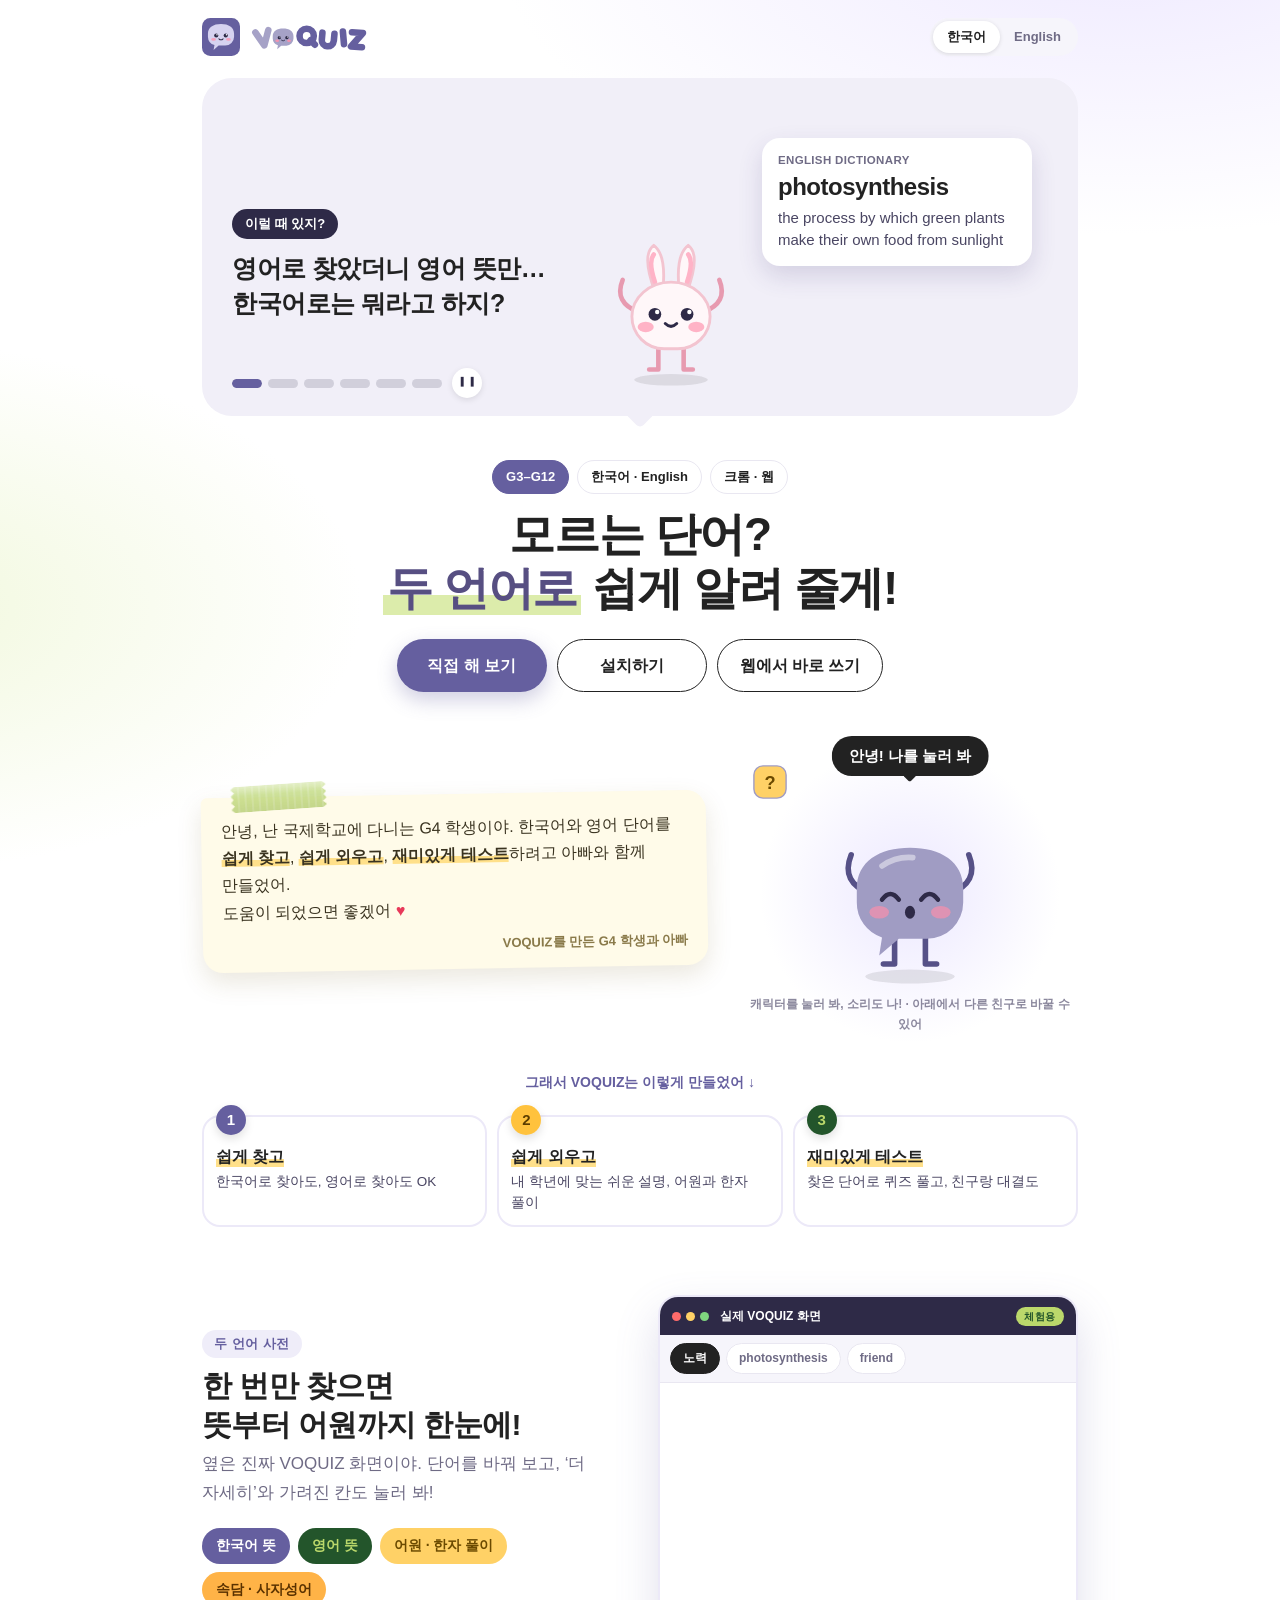
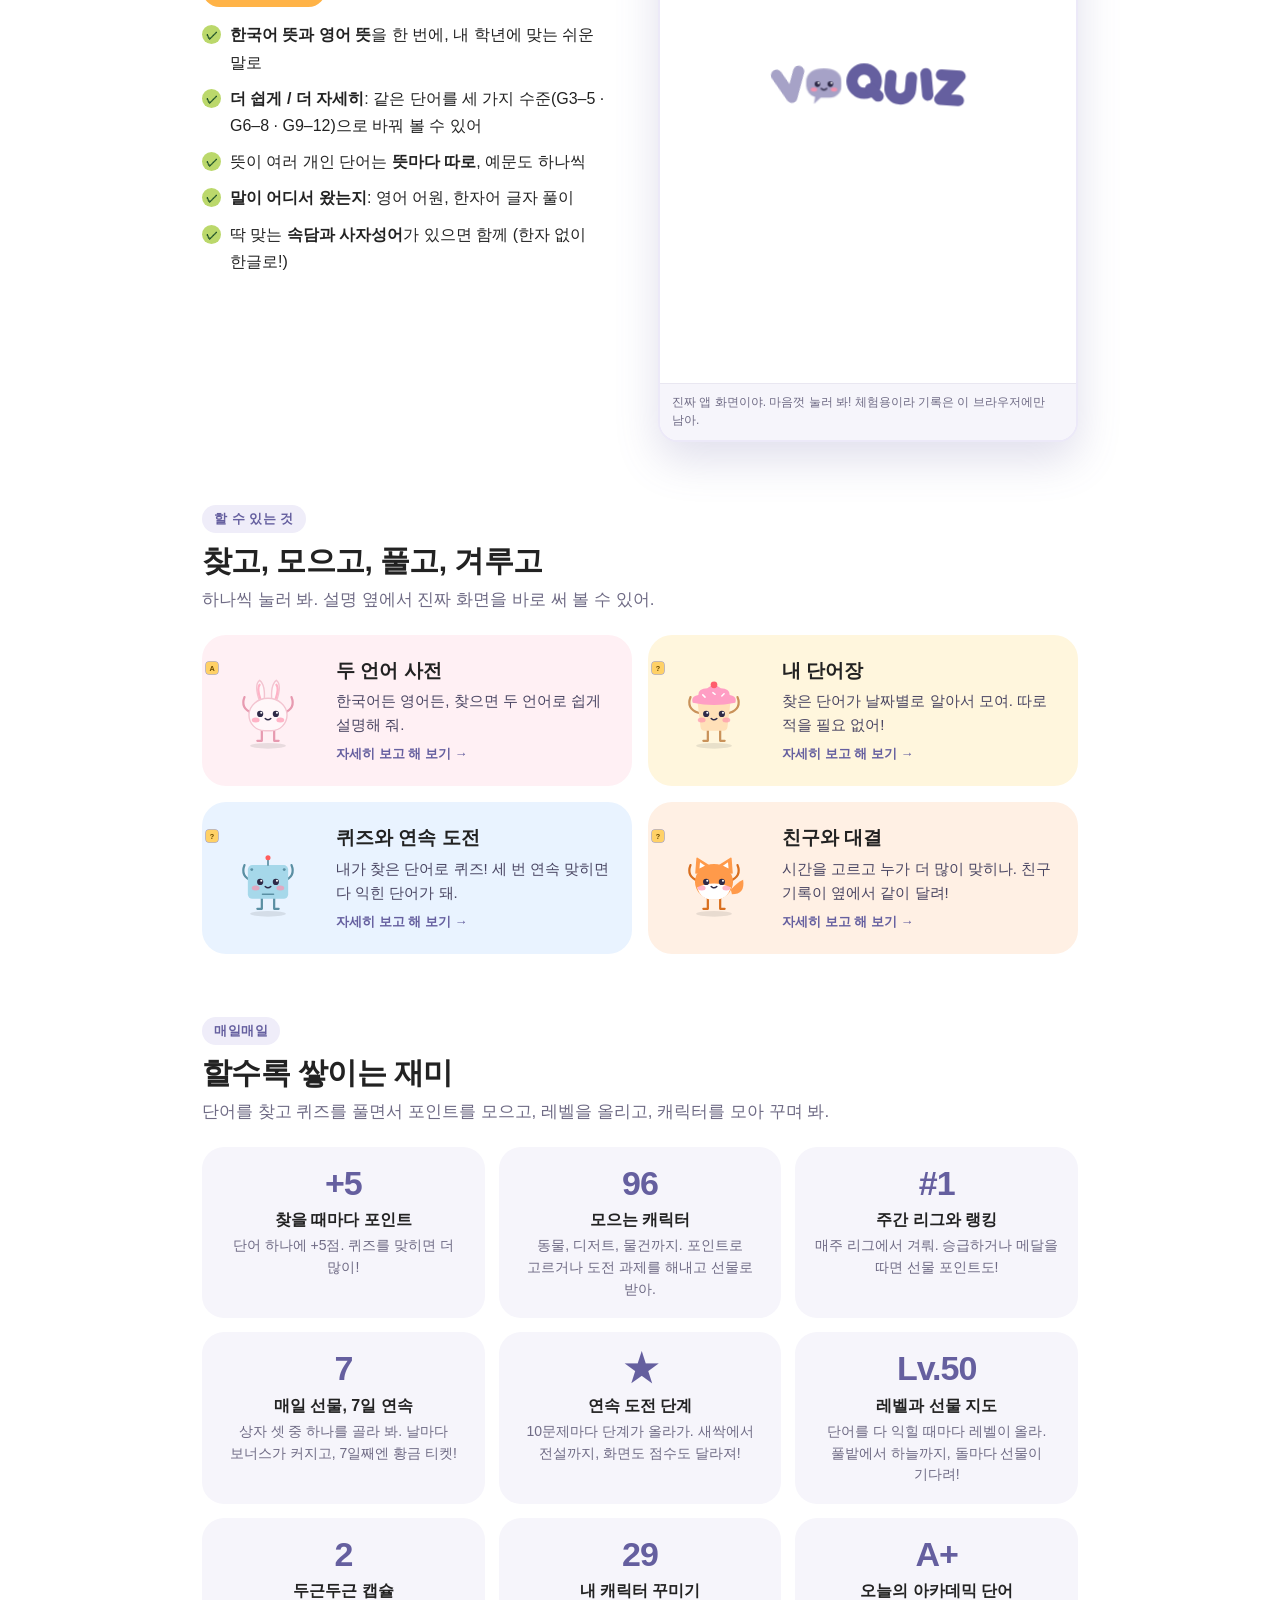
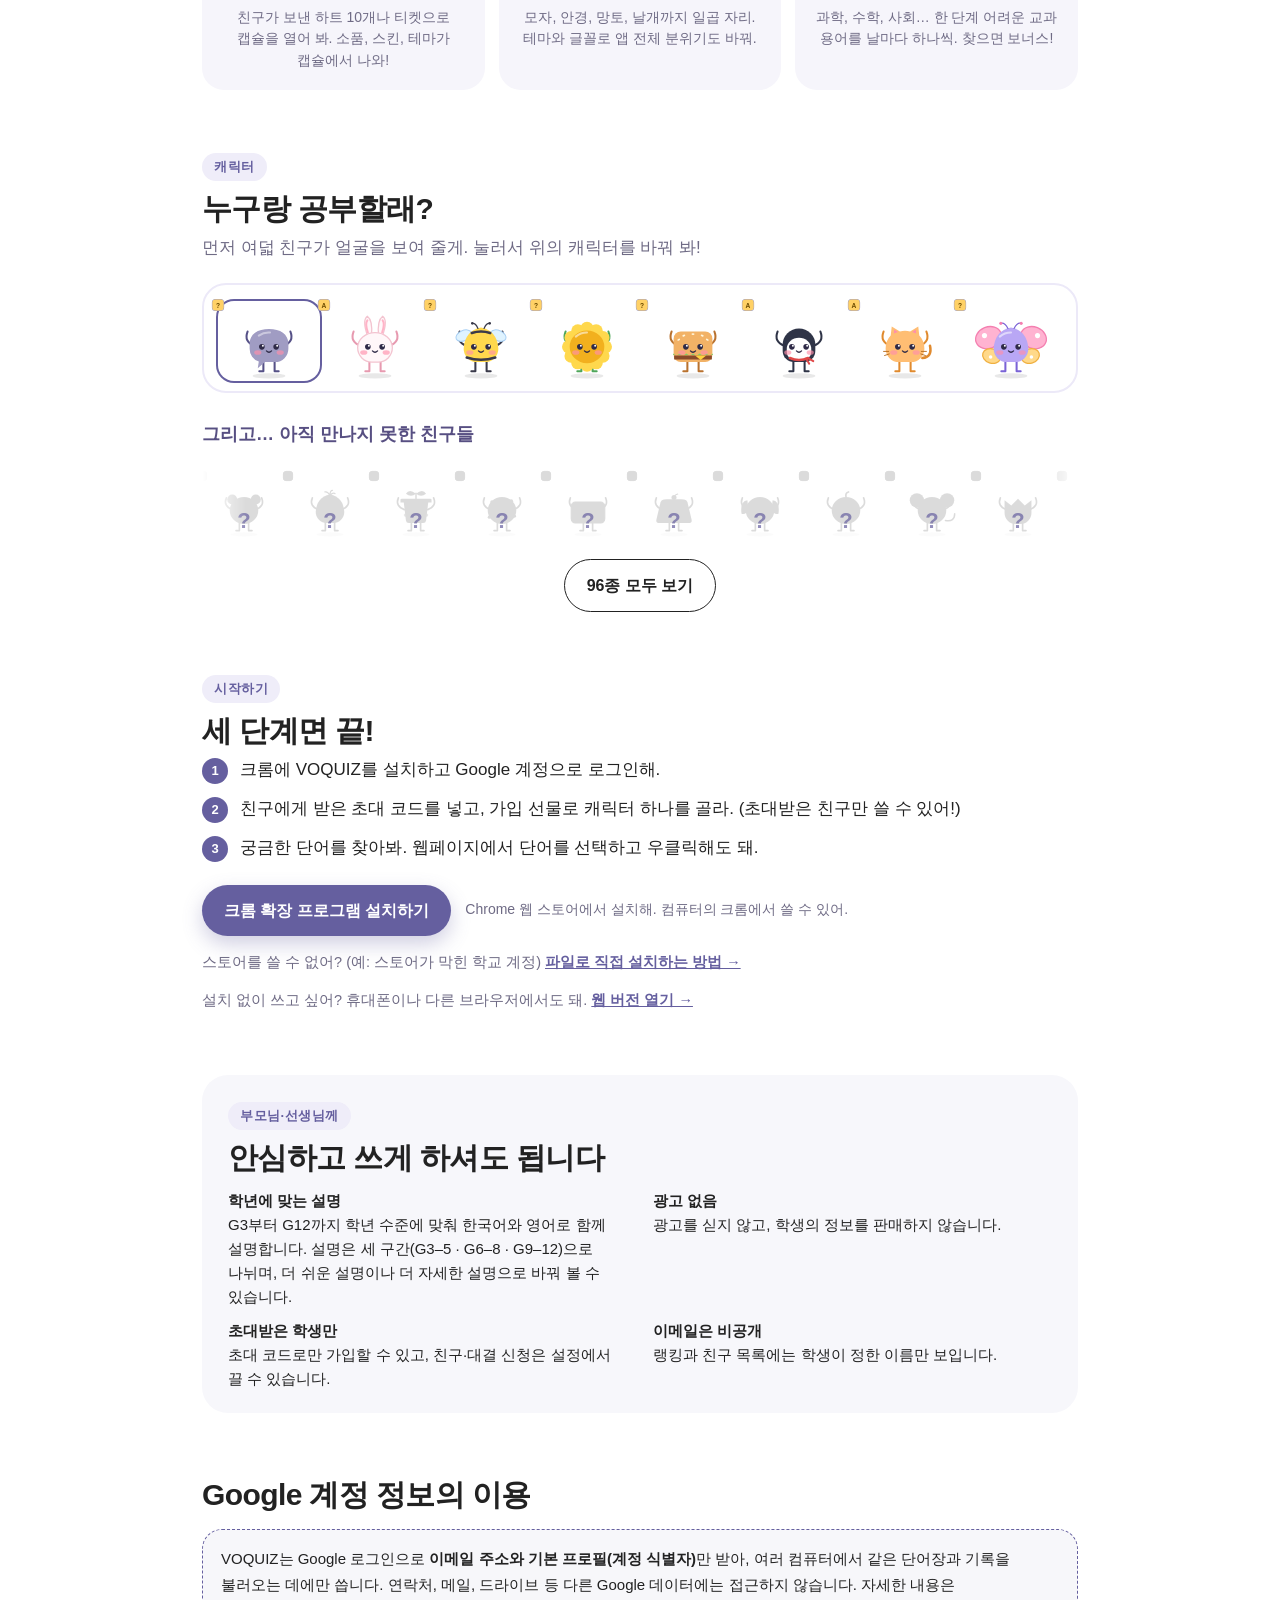
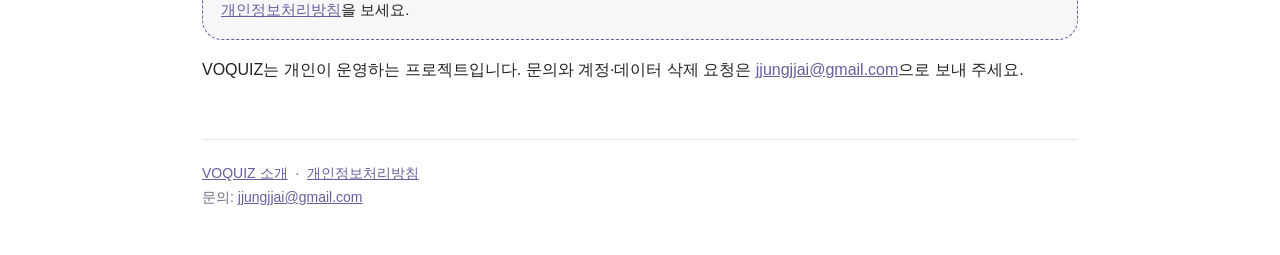
<file: index.html>
<!doctype html>
<html lang="ko">
<head>
<meta charset="utf-8">
<meta name="viewport" content="width=device-width, initial-scale=1">
<title>VOQUIZ · 두 언어로 배우는 단어 사전과 퀴즈</title>
<meta name="description" content="모르는 단어를 한국어와 영어 두 언어로 쉽게. 찾은 단어로 퀴즈를 풀고 친구와 대결하는 크롬 확장 프로그램 VOQUIZ.">
<link rel="icon" href="data:image/svg+xml,<svg xmlns='http://www.w3.org/2000/svg' viewBox='0 0 128 128' aria-hidden='true'> <rect width='128' height='128' rx='28' fill='%23655f9f'/><g transform='translate(0 -7)'> <path d='M20 60 c0 -22 18 -33 44 -33 s44 11 44 33 v10 a30 30 0 0 1 -30 30 h-22 l-17 15 l3 -17 a30 30 0 0 1 -22 -28 z' fill='%23d6d2f0'/> <ellipse cx='39' cy='79' rx='8' ry='5' fill='%23ff8fab' opacity='.75'/><ellipse cx='89' cy='79' rx='8' ry='5' fill='%23ff8fab' opacity='.75'/> <circle cx='48' cy='66' r='7' fill='%232e2a47'/><circle cx='80' cy='66' r='7' fill='%232e2a47'/> <circle cx='50.5' cy='63.5' r='2.4' fill='%23fff'/><circle cx='82.5' cy='63.5' r='2.4' fill='%23fff'/> <path d='M57 77 q7 7 14 0' fill='none' stroke='%232e2a47' stroke-width='3.4' stroke-linecap='round'/> </g></svg>">
<style>
:root { --accent: #655f9f; --accent-dark: #574f82; --lime: #bbd86b; --good: #23552b; --text: #222; --bg: #fff; --surface: #f6f5fb; --line: #e9e7f1; --muted: #6f6b85; --m-ink: #2e2a47; }
* { box-sizing: border-box; }
html { scroll-behavior: smooth; }
body { margin: 0; font: 16px/1.7 -apple-system, "Apple SD Gothic Neo", "Malgun Gothic", "Noto Sans KR", "Segoe UI", sans-serif; color: var(--text); background: var(--bg); }
a { color: var(--accent); }
.wrap { max-width: 920px; margin: 0 auto; padding: 0 22px; }
header.top { display: flex; align-items: center; gap: 10px; padding: 18px 0; }
.brand { display: inline-flex; align-items: center; gap: 8px; color: var(--accent); text-decoration: none; }
.brand .icon svg { display: block; width: 38px; height: 38px; }
.brand .word svg { display: block; height: 34px; width: auto; }
.lang { margin-left: auto; display: inline-flex; padding: 3px; border-radius: 999px; background: var(--surface); }
.lang a { text-decoration: none; padding: 5px 14px; border-radius: 999px; font-size: 13px; font-weight: 700; color: var(--muted); }
.lang a.on { background: var(--bg); color: var(--text); box-shadow: 0 1px 4px rgba(0, 0, 0, .12); }

.hero { display: grid; grid-template-columns: 1.15fr .85fr; gap: 24px; align-items: center; padding: 34px 0 30px; }
.hero h1 { font-size: 40px; line-height: 1.22; letter-spacing: -.03em; margin: 0 0 14px; }
.hero h1 em { font-style: normal; color: var(--accent); }
.lead { font-size: 17px; color: var(--muted); margin: 0; max-width: 34em; word-break: keep-all; }
.tags { display: flex; flex-wrap: wrap; gap: 8px; margin-top: 18px; }
.tags span { border: 1px solid var(--line); border-radius: 999px; padding: 5px 13px; font-size: 13px; font-weight: 600; }
.tags span.fill { background: var(--accent); border-color: var(--accent); color: #fff; }
.stage { position: relative; border-radius: 28px; background: var(--surface); padding: 46px 10px 18px; text-align: center; }
.stage .mascot { display: block; width: 210px; max-width: 80%; margin: 0 auto; cursor: default; }
.say { position: absolute; left: 50%; top: 16px; transform: translateX(-50%); white-space: nowrap; background: var(--text); color: #fff; border-radius: 999px; padding: 6px 15px; font-size: 14px; font-weight: 700; animation: say-in .6s cubic-bezier(.3, 1.5, .5, 1) .4s both; }
.say::after { content: ""; position: absolute; left: 50%; bottom: -4px; width: 10px; height: 10px; background: inherit; transform: translateX(-50%) rotate(45deg); border-radius: 2px; }
@keyframes say-in { from { opacity: 0; transform: translate(-50%, 8px) scale(.8); } to { opacity: 1; transform: translate(-50%, 0) scale(1); } }

h2 { font-size: 24px; letter-spacing: -.02em; margin: 46px 0 6px; }
h2 + .sub { color: var(--muted); margin: 0 0 16px; }
.cards { display: grid; grid-template-columns: repeat(2, 1fr); gap: 14px; }
.card { display: flex; gap: 12px; align-items: center; border: 1px solid var(--line); border-radius: 20px; padding: 14px 18px 14px 8px; transition: transform .2s, box-shadow .2s; }
.card:hover { transform: translateY(-3px); box-shadow: 0 10px 24px rgba(101, 95, 159, .14); }
.card .mascot { flex: none; width: 96px; margin: 0; cursor: default; }
.card b { display: block; font-size: 17px; margin-bottom: 2px; }
.card p { margin: 0; font-size: 14px; line-height: 1.6; color: var(--muted); word-break: keep-all; }
.shelf { display: grid; grid-template-columns: repeat(8, 1fr); gap: 4px; border-radius: 24px; background: var(--surface); padding: 18px 12px 10px; }
.shelf .mascot { width: 100%; margin: 0; cursor: default; }
.steps { list-style: none; counter-reset: step; margin: 0; padding: 0; display: grid; gap: 10px; }
.steps li { counter-increment: step; display: flex; gap: 12px; align-items: flex-start; word-break: keep-all; }
.steps li::before { content: counter(step); flex: none; width: 26px; height: 26px; border-radius: 50%; background: var(--accent); color: #fff; font-size: 13px; font-weight: 800; display: grid; place-items: center; margin-top: 2px; }
.note { border: 1.5px dashed var(--accent); border-radius: 20px; padding: 16px 18px; font-size: 15px; background: color-mix(in srgb, var(--accent) 5%, transparent); word-break: keep-all; }
footer { margin-top: 56px; padding: 22px 0 46px; border-top: 1px solid var(--line); font-size: 14px; color: var(--muted); }

/* the privacy policy */
.doc { max-width: 760px; padding-bottom: 20px; }
.doc h1 { font-size: 30px; letter-spacing: -.02em; margin: 26px 0 8px; }
.doc h2 { font-size: 19px; margin: 34px 0 8px; }
.doc p, .doc li { color: #3b3852; }
.doc ul { padding-left: 20px; margin: 6px 0; }
.doc table { border-collapse: collapse; width: 100%; font-size: 14px; margin: 8px 0; }
.doc th, .doc td { text-align: left; vertical-align: top; border-bottom: 1px solid var(--line); padding: 9px 8px; }
.doc th { color: var(--muted); font-weight: 600; white-space: nowrap; }
.doc .lead { font-size: 15px; }

@media (max-width: 700px) {
  .hero { grid-template-columns: 1fr; padding-top: 18px; }
  .hero h1 { font-size: 31px; }
  .cards { grid-template-columns: 1fr; }
  .shelf { grid-template-columns: repeat(4, 1fr); }
  .brand .word svg { height: 28px; }
}
@media (prefers-reduced-motion: reduce) { *, *::before, *::after { animation: none !important; transition: none !important; } }
.mascot { display: block; width: 170px; margin: 14px auto 0; cursor: pointer; -webkit-tap-highlight-color: transparent; }
.mascot svg { display: block; width: 100%; height: auto; overflow: visible; }
.mascot .m-body { fill: var(--accent); }
.mascot .m-arm, .mascot .m-leg { fill: none; stroke: var(--accent-dark); stroke-width: 4.5; stroke-linecap: round; stroke-linejoin: round; }
.mascot .m-eyes circle { fill: #fff; }
.mascot .m-smile { fill: none; stroke: #fff; stroke-width: 3; stroke-linecap: round; }
.mascot .m-cheek { fill: #fff; opacity: .25; }
.mascot .m-shadow { fill: var(--text); opacity: .1; transform-box: fill-box; transform-origin: center; animation: m-shadow 1.2s ease-in-out infinite; }
.mascot .m-tile rect { fill: var(--lime); }
.mascot .m-tile.t2 rect { fill: #fff; stroke: var(--accent); stroke-width: 2; }
.mascot .m-tile.t3 rect { fill: var(--good); }
.mascot .m-tile text { font: 800 13px/1 -apple-system, "Apple SD Gothic Neo", "Malgun Gothic", sans-serif; text-anchor: middle; fill: #23552b; }
.mascot .m-tile.t2 text { fill: var(--accent); }
.mascot .m-tile.t3 text { fill: #fff; }
.mascot .m-bob { animation: m-bob 1.2s ease-in-out infinite; transform-box: fill-box; transform-origin: center bottom; }
.mascot .m-eyes { transform-box: fill-box; transform-origin: center; animation: m-blink 4s infinite; }
.mascot .m-arm { transform-box: fill-box; }
.mascot .m-arm.l { transform-origin: 100% 100%; animation: m-toss 1.2s ease-in-out infinite; }
.mascot .m-arm.r { transform-origin: 0% 100%; animation: m-toss-r 1.2s ease-in-out infinite; animation-delay: -.6s; }
.mascot .m-leg.l { animation: m-step 1.2s ease-in-out infinite; }
.mascot .m-leg.r { animation: m-step 1.2s ease-in-out infinite; animation-delay: -.6s; }
.mascot .m-tile { animation: m-juggle 2.4s linear infinite; }
.mascot .m-tile.t2 { animation-delay: -.8s; }
.mascot .m-tile.t3 { animation-delay: -1.6s; }
.mascot.jump svg { animation: m-jump .6s cubic-bezier(.3, 1.6, .5, 1); }
.mascot { width: 150px; margin-top: 8px; }
.mascot { position: relative; user-select: none; touch-action: manipulation; }
.mascot svg { transform-origin: 50% 92%; transition: transform .15s; }
.mascot .m-eyes-happy, .mascot .m-laugh { display: none; }
.mascot .m-eyes-happy path { fill: none; stroke: #fff; stroke-width: 3.2; stroke-linecap: round; }
.mascot .m-laugh { fill: #fff; }
.mascot.happy .m-eyes, .mascot.happy .m-smile { display: none; }
.mascot.happy .m-eyes-happy, .mascot.happy .m-laugh { display: block; }
.mascot.happy .m-cheek { opacity: .5; }
.mascot.happy .m-tile { animation-duration: 1.1s; }
.mascot.jump svg { animation: m-jump .6s cubic-bezier(.3, 1.6, .5, 1); }
.mascot.spin svg { animation: m-spin .7s cubic-bezier(.3, .9, .3, 1); transform-origin: 50% 60%; }
.mascot.wiggle svg { animation: m-wiggle .7s ease-in-out; }
.mascot.squish svg { animation: m-squish .6s cubic-bezier(.3, 1.5, .5, 1); }
.mascot.stretch svg { animation: m-stretch .6s cubic-bezier(.3, 1.5, .5, 1); }
.mascot.flip svg { animation: m-flip .75s cubic-bezier(.4, 0, .2, 1); transform-origin: 50% 60%; }
.mascot.party svg { animation: m-party 1.2s cubic-bezier(.3, 1, .4, 1); }
.mascot { --m-ink: #2e2a47; }
.mascot .m-body { fill: color-mix(in srgb, var(--accent) 62%, #fff); }
.mascot .m-arm, .mascot .m-leg { stroke: color-mix(in srgb, var(--accent) 85%, #000); stroke-width: 4; }
.mascot .m-shine { fill: none; stroke: #fff; stroke-width: 4; stroke-linecap: round; opacity: .45; }
.mascot .m-sprout { fill: var(--lime); stroke: var(--good); stroke-width: 2.4; stroke-linecap: round; stroke-linejoin: round; transform-box: fill-box; transform-origin: 50% 100%; animation: m-sway 2.4s ease-in-out infinite; }
.mascot .m-eyes circle { fill: var(--m-ink); }
.mascot .m-eyes .m-glint { fill: #fff; }
.mascot .m-eyes-happy path { stroke: var(--m-ink); stroke-width: 3.4; }
.mascot .m-smile { stroke: var(--m-ink); stroke-width: 2.6; }
.mascot .m-cheek { fill: #ff8fab; opacity: .65; }
.mascot.happy .m-cheek { opacity: .95; }
.mascot .m-laugh { fill: var(--m-ink); }
.mascot .m-laugh .m-tongue { fill: #ff8fab; }
.mascot .m-tile.t3 rect { fill: #ffd166; }
.mascot .m-tile.t3 text { fill: #6b4a00; }
.mascot .m-tile.t2 rect { stroke: color-mix(in srgb, var(--accent) 62%, #fff); }
.mascot.happy .m-sprout { animation-duration: .5s; }
.mascot .e, .mascot .mo { display: none; }
.mascot:not([data-eyes]) .e-default, .mascot[data-eyes="default"] .e-default,
.mascot[data-eyes="wide"] .e-wide, .mascot[data-eyes="wink"] .e-wink, .mascot[data-eyes="happy"] .e-happy,
.mascot[data-eyes="closed"] .e-closed, .mascot[data-eyes="laugh"] .e-laugh, .mascot[data-eyes="dizzy"] .e-dizzy,
.mascot[data-eyes="heart"] .e-heart, .mascot[data-eyes="star"] .e-star { display: block; }
.mascot:not([data-mouth]) .mo-smile, .mascot[data-mouth="smile"] .mo-smile, .mascot[data-mouth="cat"] .mo-cat,
.mascot[data-mouth="wavy"] .mo-wavy, .mascot[data-mouth="o"] .mo-o, .mascot[data-mouth="yawn"] .mo-yawn,
.mascot[data-mouth="laugh"] .mo-laugh { display: block; }
.mascot .e circle { fill: var(--m-ink); }
.mascot .e .m-glint { fill: #fff; }
.mascot .line { fill: none; stroke: var(--m-ink); stroke-width: 3.2; stroke-linecap: round; stroke-linejoin: round; }
.mascot .mo-cat, .mascot .mo-wavy { stroke-width: 2.6; }
.mascot .e-heart path { fill: #f0486b; }
.mascot .e-star path { fill: #ffc12b; stroke: #e39a00; stroke-width: 1; stroke-linejoin: round; }
.mascot .mo-o, .mascot .mo-yawn ellipse, .mascot .mo-laugh path { fill: var(--m-ink); }
.mascot .mo .m-tongue { fill: #ff8fab !important; }
.mascot .e-heart { transform-box: fill-box; transform-origin: center; animation: m-beat .5s ease-in-out infinite; }
.mascot .e-star { transform-box: fill-box; transform-origin: center; animation: m-twinkle .6s ease-in-out infinite; }
.mascot .e-dizzy { transform-box: fill-box; transform-origin: center; animation: m-woozy .5s linear infinite; }
.mascot .mo-yawn { transform-box: fill-box; transform-origin: center top; animation: m-yawn 1.6s ease-in-out both; }
.mascot .m-cheek { transform-box: fill-box; transform-origin: center; transition: transform .2s, opacity .2s; }
.mascot[data-blush="1"] .m-cheek { opacity: 1; transform: scale(1.35); }
.mascot .m-look { transition: transform .25s cubic-bezier(.3, 1.4, .5, 1); }
.mascot[data-look="l"] .m-look { transform: translateX(-4px); }
.mascot[data-look="r"] .m-look { transform: translateX(4px); }
.mascot[data-look="u"] .m-look { transform: translateY(-3px); }
.mascot[data-eyes]:not([data-eyes="default"]) .m-tile { animation-duration: 1.3s; }
.mascot[data-eyes="closed"] .m-tile { animation-duration: 3.4s; }
.mascot.shrink svg { animation: m-shrink 1s cubic-bezier(.3, 1.4, .5, 1); }
.mascot.pop svg { animation: m-startle .6s cubic-bezier(.3, 1.8, .5, 1); }
.mascot.sway svg { animation: m-sway-body 1.6s ease-in-out; }
.mascot.shake svg { animation: m-shake .6s linear; }
.mascot.tilt svg { animation: m-tilt .9s cubic-bezier(.3, 1.4, .5, 1); }
.mascot.bounce svg { animation: m-bounce .9s cubic-bezier(.3, 1.3, .5, 1); }
.mascot.hop svg { animation: m-hop .6s cubic-bezier(.3, 1.5, .5, 1); }
.mascot .m-pose { display: block; transform-origin: 50% 92%; transition: transform .45s cubic-bezier(.3, 1.3, .5, 1); }
.mascot .m-tiles, .mascot .m-legs, .mascot .m-arm { transition: opacity .3s; }
.mascot { --accent: #655f9f; --accent-dark: #574f82; --lime: #bbd86b; --good: #23552b; }
@keyframes m-bob { 0%, 100% { transform: translateY(0) scale(1, 1); } 50% { transform: translateY(3px) scale(1.04, .96); } }
@keyframes m-shadow { 0%, 100% { transform: scaleX(1); } 50% { transform: scaleX(1.12); } }
@keyframes m-blink { 0%, 44%, 50%, 100% { transform: scaleY(1); } 47% { transform: scaleY(.1); } }
@keyframes m-toss { 0%, 100% { transform: rotate(0); } 50% { transform: rotate(-12deg); } }
@keyframes m-toss-r { 0%, 100% { transform: rotate(0); } 50% { transform: rotate(12deg); } }
@keyframes m-step { 0%, 100% { transform: translateY(0); } 50% { transform: translateY(-3px); } }
@keyframes m-juggle {
  0% { transform: translate(60px, 46px) rotate(-10deg); }
  14% { transform: translate(72px, 20px) rotate(8deg); }
  28% { transform: translate(90px, 6px) rotate(16deg); }
  42% { transform: translate(110px, 6px) rotate(8deg); }
  56% { transform: translate(128px, 20px) rotate(-6deg); }
  70% { transform: translate(140px, 46px) rotate(-14deg); }
  85% { transform: translate(100px, 40px) rotate(-4deg); }
  100% { transform: translate(60px, 46px) rotate(-10deg); }
}
@keyframes m-jump { 0% { transform: translateY(0); } 40% { transform: translateY(-18px) rotate(-4deg); } 100% { transform: translateY(0); } }
@keyframes m-spin { to { transform: rotate(360deg); } }
@keyframes m-wiggle { 0%, 100% { transform: rotate(0); } 20% { transform: rotate(-12deg); } 40% { transform: rotate(11deg); } 60% { transform: rotate(-8deg); } 80% { transform: rotate(6deg); } }
@keyframes m-squish { 0%, 100% { transform: scale(1); } 35% { transform: scale(1.22, .72); } 65% { transform: scale(.92, 1.1); } }
@keyframes m-stretch { 0%, 100% { transform: scale(1); } 40% { transform: scale(.8, 1.28) translateY(-8px); } 70% { transform: scale(1.06, .95); } }
@keyframes m-flip { 0% { transform: translateY(0) rotate(0); } 50% { transform: translateY(-26px) rotate(-180deg); } 100% { transform: translateY(0) rotate(-360deg); } }
@keyframes m-party { 0% { transform: translateY(0) rotate(0) scale(1); } 20% { transform: translateY(-22px) rotate(-10deg) scale(1.08); } 40% { transform: translateY(0) rotate(8deg) scale(1.05, .92); } 60% { transform: translateY(-16px) rotate(-6deg) scale(1.06); } 80% { transform: translateY(0) rotate(4deg) scale(1.03, .95); } 100% { transform: translateY(0) rotate(0) scale(1); } }
@keyframes m-pop { 0% { opacity: 0; transform: translate(-50%, -50%) scale(.3); } 20% { opacity: 1; transform: translate(calc(-50% + var(--dx) * .4), calc(-50% + var(--dy) * .5)) scale(1.25) rotate(var(--turn)); } 100% { opacity: 0; transform: translate(calc(-50% + var(--dx)), calc(-50% + var(--dy))) scale(.8) rotate(var(--turn)); } }
@keyframes m-say { 0% { opacity: 0; transform: translate(-50%, 6px) scale(.8); } 12%, 80% { opacity: 1; transform: translate(-50%, -6px) scale(1); } 100% { opacity: 0; transform: translate(-50%, -12px) scale(.95); } }
@keyframes m-sway { 0%, 100% { transform: rotate(-9deg); } 50% { transform: rotate(9deg); } }
@keyframes m-beat { 50% { transform: scale(1.25); } }
@keyframes m-twinkle { 50% { transform: scale(1.2) rotate(12deg); } }
@keyframes m-woozy { to { transform: rotate(360deg); } }
@keyframes m-yawn { 0%, 100% { transform: scale(.4, .3); } 35%, 70% { transform: scale(1); } }
@keyframes m-shrink { 0%, 100% { transform: scale(1) rotate(0); } 30%, 75% { transform: scale(.86) rotate(-7deg) translateY(4px); } }
@keyframes m-startle { 0%, 100% { transform: scale(1); } 30% { transform: scale(1.18, 1.24) translateY(-12px); } 60% { transform: scale(.96, 1.02); } }
@keyframes m-sway-body { 0%, 100% { transform: rotate(0); } 25% { transform: rotate(-7deg); } 50% { transform: rotate(0) translateY(2px); } 75% { transform: rotate(7deg); } }
@keyframes m-shake { 0%, 100% { transform: translateX(0) rotate(0); } 15% { transform: translateX(-6px) rotate(-4deg); } 30% { transform: translateX(6px) rotate(4deg); } 45% { transform: translateX(-5px) rotate(-3deg); } 60% { transform: translateX(5px) rotate(3deg); } 80% { transform: translateX(-2px); } }
@keyframes m-tilt { 0%, 100% { transform: rotate(0); } 35%, 70% { transform: rotate(14deg) translateX(4px); } }
@keyframes m-bounce { 0%, 100% { transform: translateY(0); } 20% { transform: translateY(-12px) rotate(-4deg); } 40% { transform: translateY(0) scale(1.05, .94); } 60% { transform: translateY(-12px) rotate(4deg); } 80% { transform: translateY(0) scale(1.05, .94); } }
@keyframes m-hop { 0%, 100% { transform: translateY(0); } 45% { transform: translateY(-9px); } 70% { transform: translateY(0) scale(1.04, .95); } }
@keyframes m-roll-r { to { transform: rotate(720deg); } }
@keyframes m-roll-l { to { transform: rotate(-720deg); } }
/* ---------- interactive parts ---------- */
button { font: inherit; color: inherit; background: none; border: 0; padding: 0; cursor: pointer; }
.stage .mascot { cursor: pointer; -webkit-tap-highlight-color: transparent; }
.stage .hint { margin: 6px 0 0; font-size: 12px; font-weight: 600; color: var(--muted); }
.stage .pop { position: absolute; left: 50%; top: 52%; font-size: 20px; pointer-events: none; animation: pop-fly .95s cubic-bezier(.2, .8, .3, 1) forwards; }
@keyframes pop-fly { 0% { opacity: 0; transform: translate(-50%, -50%) scale(.3); } 20% { opacity: 1; } 100% { opacity: 0; transform: translate(calc(-50% + var(--dx)), calc(-50% + var(--dy))) rotate(var(--turn)) scale(1.1); } }
button.card { width: 100%; text-align: left; position: relative; background: var(--bg); }
button.card:focus-visible, .pick:focus-visible, dialog button:focus-visible { outline: 2px solid var(--accent); outline-offset: 3px; }
.card .more { display: inline-block; margin-top: 6px; font-size: 13px; font-weight: 700; color: var(--accent); }
.card:hover .more { text-decoration: underline; }
.card:hover .mascot svg { animation: m-jump .6s cubic-bezier(.3, 1.6, .5, 1); }
.shelf .pick { border-radius: 16px; padding: 4px 0 0; transition: background .15s, transform .15s; }
.shelf .pick:hover { background: var(--bg); transform: translateY(-4px); }
.shelf .pick[aria-pressed="true"] { background: var(--bg); box-shadow: 0 0 0 2px var(--accent); }
.shelf .pick .mascot { pointer-events: none; }

dialog { width: min(560px, calc(100vw - 28px)); max-height: calc(100vh - 28px); border: 0; border-radius: 26px; padding: 0; color: var(--text); box-shadow: 0 30px 80px rgba(30, 26, 60, .35); }
dialog::backdrop { background: rgba(30, 26, 60, .45); backdrop-filter: blur(3px); }
dialog[open] { animation: sheet-in .3s cubic-bezier(.2, 1.2, .4, 1); }
@keyframes sheet-in { from { opacity: 0; transform: translateY(24px) scale(.97); } to { opacity: 1; transform: none; } }
.sheet { padding: 22px 22px 24px; }
.sheet-head { display: flex; align-items: center; gap: 10px; }
.sheet-head .mascot { flex: none; width: 84px; margin: -10px 0 -6px -10px; cursor: default; }
.sheet-head h3 { flex: 1; margin: 0; font-size: 22px; letter-spacing: -.02em; }
.sheet-head .close { flex: none; width: 36px; height: 36px; border-radius: 50%; background: var(--surface); font-size: 18px; line-height: 1; }
.sheet ul.points { list-style: none; margin: 12px 0 0; padding: 0; display: grid; gap: 7px; }
.sheet ul.points li { position: relative; padding-left: 24px; font-size: 15px; line-height: 1.55; word-break: keep-all; }
.sheet ul.points li::before { content: "✓"; position: absolute; left: 0; top: 3px; width: 17px; height: 17px; border-radius: 50%; background: var(--lime); color: var(--good); font-size: 11px; font-weight: 900; display: grid; place-items: center; }
.try { margin: 18px 0 8px; font-size: 13px; font-weight: 800; color: var(--accent); letter-spacing: .02em; }
.demo { border: 1px solid var(--line); border-radius: 18px; padding: 16px; }
.demo .word { font-size: 22px; font-weight: 800; letter-spacing: -.02em; }
.demo .word span { font-size: 15px; font-weight: 600; color: var(--muted); margin-left: 8px; }
.demo .def { margin: 6px 0 0; font-size: 15px; line-height: 1.55; }
.demo .def.second { color: var(--muted); font-size: 14px; }
.veil { display: block; width: 100%; margin-top: 10px; text-align: left; border-radius: 12px; padding: 10px 12px; background: var(--surface); font-size: 14px; }
.veil small { display: block; font-size: 11px; font-weight: 800; color: var(--accent); margin-bottom: 2px; }
.veil span { filter: blur(6px); transition: filter .35s; user-select: none; }
.veil em { font-style: normal; float: right; font-size: 12px; font-weight: 700; color: var(--accent); }
.veil.open span { filter: none; user-select: auto; }
.veil.open em { display: none; }
.day { font-size: 12px; font-weight: 800; color: var(--muted); margin: 10px 0 2px; }
.day:first-child { margin-top: 0; }
.row { display: flex; align-items: center; gap: 10px; padding: 8px 0; border-top: 1px solid var(--line); }
.row i { flex: none; width: 34px; height: 34px; border-radius: 10px; background: var(--surface); font-style: normal; font-weight: 800; color: var(--accent); display: grid; place-items: center; }
.row div { flex: 1; min-width: 0; font-weight: 700; }
.row div small { display: block; font-weight: 500; color: var(--muted); }
.row .star { flex: none; width: 36px; height: 36px; border-radius: 50%; font-size: 20px; color: #c9c6d8; transition: transform .2s; }
.row .star[aria-pressed="true"] { color: #f5b301; transform: scale(1.2) rotate(72deg); }
.q { font-size: 17px; font-weight: 700; line-height: 1.5; word-break: keep-all; }
.choices { display: grid; grid-template-columns: 1fr 1fr; gap: 8px; margin-top: 12px; }
.choice { border: 1px solid var(--line); border-radius: 12px; padding: 10px 12px; text-align: left; font-weight: 700; transition: border-color .15s, background .15s, transform .15s; }
.choice:hover:not(:disabled) { border-color: var(--text); }
.choice.ok { border-color: var(--good); background: #eef6dc; color: var(--good); transform: scale(1.03); }
.choice.no { border-color: #d93a2b; background: #fdecea; color: #b93a2b; animation: shake .4s; }
.choice.dim { opacity: .45; }
@keyframes shake { 20% { transform: translateX(-5px); } 40% { transform: translateX(5px); } 60% { transform: translateX(-3px); } 80% { transform: translateX(3px); } }
.verdict { min-height: 1.7em; margin: 10px 0 0; font-weight: 800; text-align: center; }
.verdict.good { color: var(--good); } .verdict.bad { color: #b93a2b; }
.go { display: block; width: 100%; margin-top: 12px; border-radius: 999px; padding: 11px 0; background: var(--accent); color: #fff; font-weight: 800; }
.go.ghost { background: none; color: var(--text); border: 1px solid var(--text); }
.lane { display: flex; align-items: center; gap: 8px; margin-top: 6px; }
.lane b { flex: none; width: 44px; font-size: 12px; color: var(--muted); }
.lane.me b { color: var(--accent); }
.track { position: relative; flex: 1; height: 46px; margin-right: 26px; border-bottom: 2px dashed var(--line); }
.runner { position: absolute; bottom: -4px; left: 0; width: 48px; margin-left: -24px; transition: left .35s cubic-bezier(.3, 1.3, .5, 1); }
.runner .mascot { width: 100%; margin: 0; cursor: default; }
.runner u { position: absolute; left: 50%; top: -4px; transform: translateX(-50%); text-decoration: none; min-width: 18px; padding: 0 5px; border-radius: 999px; background: var(--text); color: #fff; font-size: 10px; font-weight: 800; line-height: 15px; text-align: center; }
.lane.me .runner u { background: var(--accent); }
.clock { text-align: center; font-size: 26px; font-weight: 800; font-variant-numeric: tabular-nums; letter-spacing: -.02em; }
@media (max-width: 700px) { .choices { grid-template-columns: 1fr; } .sheet { padding: 18px 16px 20px; } }

/* ---------- a search result, with each part named ---------- */
.demo.result { padding: 14px 16px 16px; }
.words { display: flex; flex-wrap: wrap; gap: 6px; margin-bottom: 12px; }
.word-tab { border: 1px solid var(--line); border-radius: 999px; padding: 4px 13px; font-size: 13px; font-weight: 700; color: var(--muted); }
.word-tab[aria-selected="true"] { background: var(--text); border-color: var(--text); color: #fff; }
.demo.result .word { font-size: 26px; }
.meaning { display: grid; grid-template-columns: 1fr 1fr; gap: 8px; margin-top: 10px; }
.meaning .m { border-radius: 14px; padding: 10px 12px; }
.meaning .m.ko { background: #efedf9; } .meaning .m.en { background: #eef6dc; }
.meaning small, .section h4 { display: inline-block; font-size: 11px; font-weight: 800; letter-spacing: .03em; border-radius: 999px; padding: 1px 9px; margin: 0 0 4px; }
.meaning .ko small { background: var(--accent); color: #fff; } .meaning .en small { background: var(--good); color: var(--lime); }
.meaning p { margin: 0; font-size: 15px; line-height: 1.5; font-weight: 600; word-break: keep-all; }
.section { margin-top: 12px; }
.section h4 { background: var(--surface); color: var(--accent); }
.section.easy h4 { background: #ffd166; color: #6b4a00; }
.section.easy .veil { margin-top: 6px; }
.section .ex { margin: 0; font-size: 15px; font-weight: 600; line-height: 1.5; }
.section .ex span { font-weight: 500; color: var(--muted); }
.section.saying { border-radius: 14px; background: #fff6dd; padding: 10px 12px; }
.section.saying h4 { background: #ffb347; color: #5b3200; }
.section.saying p { margin: 4px 0 0; font-size: 14px; line-height: 1.5; }
.section.saying p em { font-style: normal; font-size: 11px; font-weight: 800; color: #a05a00; margin-right: 6px; }
.section.saying p b { font-size: 16px; }
.section.saying p span { display: block; color: #6b5a3a; }
.legend { display: flex; flex-wrap: wrap; gap: 8px; margin-top: 16px; }
.legend span { border-radius: 999px; padding: 6px 14px; font-size: 14px; font-weight: 800; }
.legend .k { background: var(--accent); color: #fff; } .legend .e { background: var(--good); color: var(--lime); }
.legend .m { background: #ffd166; color: #6b4a00; } .legend .s { background: #ffb347; color: #5b3200; }
@media (max-width: 700px) { .meaning { grid-template-columns: 1fr; } }

/* ---------- explanation on one side, the real app on the other ---------- */
dialog { width: min(940px, calc(100vw - 28px)); }
.sheet { position: relative; display: grid; grid-template-columns: 1fr 420px; padding: 0; }
.sheet > .close { position: absolute; right: 14px; top: 14px; width: 36px; height: 36px; border-radius: 50%; background: #fff; box-shadow: 0 2px 8px rgba(0, 0, 0, .15); font-size: 18px; line-height: 1; z-index: 2; }
.guide-side { padding: 26px 26px 28px; }
.live-side { padding: 26px 22px 20px; background: #efedf9; border-radius: 0 26px 26px 0; }
.kind { display: inline-block; font-size: 12px; font-weight: 800; letter-spacing: .05em; border-radius: 999px; padding: 3px 12px; background: var(--surface); color: var(--muted); margin-bottom: 10px; }
.kind.try { background: var(--accent); color: #fff; }
.guide-side .sheet-head .mascot { width: 96px; }
.guide-side h3 { font-size: 26px; }
.guide-side ul.points { margin-top: 16px; gap: 11px; }
.guide-side ul.points li { font-size: 16px; }
.live { border-radius: 20px; background: #fff; box-shadow: 0 14px 34px rgba(60, 50, 120, .2); overflow: hidden; }
.live-bar { display: flex; align-items: center; gap: 5px; padding: 9px 12px; background: #2e2a47; color: #fff; font-size: 12px; }
.live-bar i { width: 9px; height: 9px; border-radius: 50%; background: #ff6b6b; } .live-bar i:nth-child(2) { background: #ffd166; } .live-bar i:nth-child(3) { background: #7fd67f; }
.live-bar b { margin-left: 6px; font-weight: 700; }
.live-bar em { margin-left: auto; font-style: normal; font-weight: 800; font-size: 10px; letter-spacing: .06em; background: var(--lime); color: var(--good); border-radius: 999px; padding: 1px 8px; }
.live-tabs { display: flex; gap: 6px; padding: 8px 10px; background: #f6f5fb; border-bottom: 1px solid var(--line); overflow-x: auto; }
.live-tabs button { flex: none; border: 1px solid var(--line); border-radius: 999px; padding: 4px 12px; font-size: 12px; font-weight: 700; color: var(--muted); background: #fff; }
.live-tabs button[aria-pressed="true"] { background: var(--text); border-color: var(--text); color: #fff; }
.live-screen { position: relative; height: 620px; background: #fff; }
.live-screen iframe { position: absolute; inset: 0; width: 100%; height: 100%; border: 0; opacity: 0; transition: opacity .3s; }
.live.ready iframe { opacity: 1; }
.live-loading { position: absolute; inset: 0; display: grid; place-items: center; color: var(--muted); font-size: 14px; font-weight: 600; }
.live.ready .live-loading { display: none; }
.live-note { margin: 0; padding: 9px 12px 11px; font-size: 12px; line-height: 1.5; color: var(--muted); background: #f6f5fb; border-top: 1px solid var(--line); word-break: keep-all; }
#try-dict .live { box-shadow: 0 18px 44px rgba(101, 95, 159, .2); border: 2px solid #ece9f8; }
#try-dict .live-screen { height: 600px; }
@media (max-width: 860px) {
  .sheet { grid-template-columns: 1fr; }
  .live-side { border-radius: 0 0 26px 26px; padding: 18px 14px 16px; }
  .guide-side { padding: 22px 18px 18px; }
  .live-screen { height: 560px; }
}

/* ---------- every character: a strip to scroll, and a window with all of them ---------- */
.mascot.shade { filter: brightness(0) opacity(.14); }
.parade { display: flex; gap: 2px; overflow-x: auto; padding: 14px 6px 8px; margin-top: 12px; scroll-snap-type: x proximity; scrollbar-width: thin; -webkit-mask-image: linear-gradient(90deg, transparent, #000 5%, #000 95%, transparent); mask-image: linear-gradient(90deg, transparent, #000 5%, #000 95%, transparent); }
.walker { position: relative; flex: none; width: 84px; border-radius: 16px; scroll-snap-align: start; transition: transform .15s; }
.walker:hover { transform: translateY(-5px); }
.walker .mascot { width: 100%; margin: 0; pointer-events: none; }
.walker i, .face-card.secret .mascot + b::before { font-style: normal; }
.walker i { position: absolute; left: 0; right: 0; top: 42%; text-align: center; font-size: 22px; font-weight: 900; color: var(--accent); opacity: .7; }
.walker.secret:hover .mascot { animation: m-wiggle .7s ease-in-out; }
.center { text-align: center; margin: 12px 0 0; }
dialog#all { width: min(880px, calc(100vw - 28px)); }
.all { padding: 24px 22px 22px; }
.all-head { display: flex; gap: 12px; align-items: flex-start; position: sticky; top: 0; background: #fff; padding-bottom: 12px; z-index: 1; }
.all-head h3 { margin: 0; font-size: 24px; letter-spacing: -.02em; }
.all-head h3 em { font-style: normal; font-size: 13px; font-weight: 800; color: var(--accent); background: #efedf9; border-radius: 999px; padding: 2px 10px; vertical-align: 4px; margin-left: 6px; white-space: nowrap; }
.all-head p { margin: 4px 0 0; font-size: 14px; color: var(--muted); line-height: 1.55; word-break: keep-all; }
.all-head .close { flex: none; margin-left: auto; width: 36px; height: 36px; border-radius: 50%; background: var(--surface); font-size: 18px; line-height: 1; }
.all-grid { display: grid; grid-template-columns: repeat(auto-fill, minmax(104px, 1fr)); gap: 10px; }
.face-card { position: relative; border: 1.5px solid var(--line); border-radius: 18px; padding: 6px 6px 10px; text-align: center; background: #fff; transition: transform .15s, border-color .15s; }
.face-card:hover { transform: translateY(-3px); border-color: var(--accent); }
.face-card .mascot { width: 100%; margin: 0; pointer-events: none; }
.face-card b { display: block; font-size: 14px; }
.face-card small { display: block; font-size: 11px; font-weight: 700; color: var(--accent); min-height: 1.4em; }
.face-card.secret { background: #faf9fd; border-style: dashed; }
.face-card.secret b { color: var(--muted); letter-spacing: .1em; }
.face-card.secret small { color: #c79a00; }
.face-card.special { border-color: #ffc23d; }
.face-card u { position: absolute; left: 8px; top: 8px; text-decoration: none; font-size: 10px; font-weight: 900; color: #5b3d00; background: linear-gradient(135deg, #ffe08a, #ffc23d); border-radius: 999px; padding: 1px 7px; z-index: 1; }
.face-card.peek .mascot { animation: m-wiggle .7s ease-in-out; filter: brightness(0) opacity(.3); }
.face-card.peek b { color: var(--accent); letter-spacing: 0; animation: pop-name .3s cubic-bezier(.3, 1.6, .5, 1); }
@keyframes pop-name { from { transform: scale(.6); } to { transform: none; } }
/* ---------- the home page ---------- */
body.home { background: radial-gradient(900px 420px at 88% -60px, #efeaff 0, transparent 70%), radial-gradient(700px 380px at -10% 12%, #f1f8dc 0, transparent 70%), #fff; }
.hero { padding: 26px 0 34px; }
.hero h1 { font-size: 46px; line-height: 1.16; }
.hero h1 em { display: inline-block; background: linear-gradient(transparent 62%, #dcecab 62%); color: var(--accent-dark); padding: 0 4px; }
.hero .lead { font-size: 18px; color: #4a4663; margin-top: 4px; }
.cta { display: flex; flex-wrap: wrap; gap: 10px; margin-top: 20px; }
.btn { display: inline-flex; align-items: center; gap: 8px; border-radius: 999px; padding: 12px 22px; font-weight: 800; text-decoration: none; background: var(--accent); color: #fff; box-shadow: 0 8px 20px rgba(101, 95, 159, .3); transition: transform .15s; }
.btn:hover { transform: translateY(-2px); }
.btn.ghost { background: #fff; color: var(--text); box-shadow: none; border: 1.5px solid var(--text); }
/* The character stands on the page itself, with no frame around it: one soft patch of colour behind. */
.stage { background: none; border: 0; box-shadow: none; border-radius: 0; padding: 54px 0 0; }
.stage::before { content: ""; position: absolute; left: 50%; top: 50%; width: 300px; height: 300px; max-width: 100%; transform: translate(-50%, -46%); border-radius: 50%; background: radial-gradient(closest-side, #ece8ff, rgba(236, 232, 255, 0)); z-index: -1; }
.stage .mascot { width: 280px; max-width: 100%; }
.stage .say { top: 8px; font-size: 15px; padding: 7px 17px; }
.stage .hint { margin-top: 2px; font-size: 12px; opacity: .8; }
.stage .float { display: none; }
.float { position: absolute; width: 38px; height: 38px; border-radius: 11px; display: grid; place-items: center; font-weight: 900; font-size: 17px; box-shadow: 0 6px 14px rgba(0, 0, 0, .1); animation: floaty 4s ease-in-out infinite; }
.float.a { left: -14px; top: 34%; background: var(--lime); color: var(--good); transform: rotate(-10deg); }
.float.b { right: -12px; top: 22%; background: #ffd166; color: #6b4a00; animation-delay: -1.3s; }
.float.c { right: 8%; bottom: -14px; background: var(--accent); color: #fff; animation-delay: -2.4s; }
@keyframes floaty { 0%, 100% { translate: 0 0; } 50% { translate: 0 -10px; } }
section.block { margin-top: 62px; }
.hero { grid-template-columns: 1.2fr .8fr; gap: 34px; align-items: center; }
.hero .tags { margin: 0 0 14px; }
.hero h1 { margin-bottom: 0; }
.bridge { margin: 22px 0 8px; font-size: 14px; font-weight: 800; color: var(--accent); }
.bridge::after { content: " ↓"; }
.three { list-style: none; counter-reset: way; margin: 0; padding: 0; display: grid; grid-template-columns: repeat(3, 1fr); gap: 10px; }
.three li { counter-increment: way; position: relative; border-radius: 18px; padding: 30px 12px 12px; background: #fff; border: 2px solid #ece9f8; }
.three li::before { content: counter(way); position: absolute; left: 12px; top: -12px; width: 30px; height: 30px; border-radius: 50%; display: grid; place-items: center; font-weight: 900; font-size: 15px; color: #fff; background: var(--accent); box-shadow: 0 4px 10px rgba(0, 0, 0, .12); }
.three li:nth-child(2)::before { background: #ffc23d; color: #5b3d00; }
.three li:nth-child(3)::before { background: var(--good); color: var(--lime); }
.three b { display: block; font-size: 16px; line-height: 1.3; background: linear-gradient(transparent 60%, #ffe08a 60%); width: fit-content; }
.three span { display: block; margin-top: 5px; font-size: 13.5px; line-height: 1.5; color: #4a4663; word-break: keep-all; }
.cta { margin-top: 22px; }
.letter { position: relative; margin: 26px 0 4px; padding: 20px 20px 14px; border-radius: 6px 20px 20px 20px; background: #fffbe9; box-shadow: 0 10px 24px rgba(120, 100, 40, .15); transform: rotate(-1deg); }
/* a strip of masking tape: see-through, a little glossy, with torn ends */
.letter .tape { position: absolute; left: 30px; top: -13px; width: 96px; height: 26px; transform: rotate(-3deg);
  background:
    linear-gradient(180deg, rgba(255, 255, 255, .45), rgba(255, 255, 255, 0) 38%, rgba(0, 0, 0, .05)),
    repeating-linear-gradient(90deg, rgba(255, 255, 255, .16) 0 2px, rgba(255, 255, 255, 0) 2px 7px),
    rgba(176, 208, 92, .62);
  clip-path: polygon(4px 0, calc(100% - 4px) 0, 100% 12%, calc(100% - 4px) 25%, 100% 38%, calc(100% - 3px) 50%, 100% 63%, calc(100% - 4px) 76%, 100% 88%, calc(100% - 4px) 100%, 4px 100%, 0 88%, 4px 75%, 0 62%, 3px 50%, 0 37%, 4px 25%, 0 12%);
  backdrop-filter: blur(.5px); }
.letter p { margin: 0; font-size: 16px; line-height: 1.7; color: #3a3320; word-break: keep-all; }
.letter p b { background: linear-gradient(transparent 60%, #ffe08a 60%); font-weight: 700; }
.letter .heart { color: #e8395a; display: inline-block; animation: heart-beat 1.2s ease-in-out infinite; }
.letter .from { display: block; margin-top: 10px; text-align: right; font-size: 13px; font-weight: 700; color: #8a7a4a; }
@keyframes heart-beat { 0%, 100% { transform: scale(1); } 30% { transform: scale(1.3); } 60% { transform: scale(.95); } }
.eyebrow { display: inline-block; font-size: 13px; font-weight: 800; letter-spacing: .04em; color: var(--accent); background: #efedf9; border-radius: 999px; padding: 3px 12px; margin-bottom: 8px; }
section.block h2 { font-size: 30px; margin: 0 0 6px; }
section.block h2 + .sub { font-size: 17px; margin-bottom: 20px; }
.two { display: grid; grid-template-columns: 1fr 420px; gap: 30px; align-items: center; }
.two ul { list-style: none; padding: 0; margin: 14px 0 0; display: grid; gap: 9px; }
.two li { position: relative; padding-left: 28px; font-size: 16px; word-break: keep-all; }
.two li::before { content: "✓"; position: absolute; left: 0; top: 4px; width: 19px; height: 19px; border-radius: 50%; background: var(--lime); color: var(--good); font-size: 12px; font-weight: 900; display: grid; place-items: center; }
#try-dict .demo { background: #fff; box-shadow: 0 14px 34px rgba(101, 95, 159, .14); border-color: #ece9f8; border-radius: 22px; }
.cards { gap: 16px; }
button.card { border: 2px solid transparent; border-radius: 24px; padding: 18px 20px 18px 8px; align-items: center; }
button.card:nth-child(1) { background: #fff0f4; } button.card:nth-child(2) { background: #fff6dd; }
button.card:nth-child(3) { background: #e9f3ff; } button.card:nth-child(4) { background: #fff0e4; }
button.card:hover { border-color: var(--accent); box-shadow: 0 14px 30px rgba(101, 95, 159, .16); }
.card .mascot { width: 112px; }
.card b { font-size: 19px; }
.card p { font-size: 15px; color: #4a4663; }
.perks { display: grid; grid-template-columns: repeat(3, 1fr); gap: 14px; }
.perk { border-radius: 22px; background: var(--surface); padding: 18px; text-align: center; }
.perk .big { font-size: 34px; font-weight: 900; letter-spacing: -.03em; color: var(--accent); line-height: 1.1; }
.perk b { display: block; margin: 4px 0 2px; }
.perk p { margin: 0; font-size: 14px; color: var(--muted); line-height: 1.55; word-break: keep-all; }
.shelf { background: #fff; border: 2px solid #ece9f8; }
.more-title { margin: 26px 0 0; font-size: 18px; color: var(--accent-dark); }
.grown { border-radius: 26px; background: #f7f7fb; padding: 26px 26px 22px; }
.grown h2 { font-size: 22px; }
.grown .facts { display: grid; grid-template-columns: repeat(2, 1fr); gap: 10px 26px; margin-top: 12px; }
.grown .facts div { font-size: 15px; line-height: 1.6; word-break: keep-all; }
.grown .facts b { display: block; }
.steps li { font-size: 17px; }
.install { display: flex; flex-wrap: wrap; align-items: center; gap: 10px 14px; margin-top: 22px; }
.install .where { font-size: 14px; color: var(--muted); }
.alt { margin: 14px 0 0; font-size: 14.5px; color: var(--muted); }
.alt a { font-weight: 700; white-space: nowrap; }
.face-card.quest { border-color: #a9d59a; }
.face-card.quest u { color: var(--good); background: var(--lime); }
/* ----- reviewed at full width ----- */
h2, .hero h1 { font-weight: 800; }
p, li { word-break: keep-all; }
.hero { align-items: center; }
.two { align-items: start; }
.two > div:first-child { position: sticky; top: 28px; padding-top: 34px; }
.cta .btn { justify-content: center; min-width: 150px; }
section.block > h2, .two h2 { line-height: 1.3; }
.shelf { padding: 16px 14px 10px; }

/* ----- reviewed at phone width ----- */
@media (max-width: 700px) {
  .wrap { padding: 0 18px; }
  header.top { padding: 14px 0 10px; }
  .hero { padding: 10px 0 8px; gap: 8px; }
  .hero .tags { gap: 6px; margin-bottom: 12px; }
  .hero .tags span { padding: 4px 11px; font-size: 12px; }
  .letter { transform: rotate(-.6deg); margin-top: 20px; padding: 20px 16px 14px; }
  .bridge { margin-top: 20px; }
  .three { gap: 8px; }
  /* the two buttons share the row, so neither hangs to the left */
  .cta { display: grid; grid-template-columns: 1fr 1fr; gap: 10px; }
  .cta .btn { min-width: 0; padding: 13px 8px; }
  .stage { padding-top: 58px; margin-top: 6px; }
  .stage .mascot { width: 220px; }
  section.block { margin-top: 48px; }
  .two > div:first-child { position: static; padding-top: 0; }
  #try-dict { margin-top: 6px; }
  .legend { gap: 6px; }
  .legend span { font-size: 13px; padding: 5px 12px; }
  button.card { padding: 14px 16px 14px 4px; }
  .card .mascot { width: 92px; }
  /* numbers on the left, words on the right: shorter, and aligned with everything else */
  .perk { display: grid; grid-template-columns: 76px 1fr; column-gap: 12px; align-items: center; text-align: left; padding: 14px 16px; }
  .perk .big { grid-row: span 2; text-align: center; font-size: 30px; }
  .perk b { margin: 0; align-self: end; }
  .perk p { align-self: start; }
  .shelf { grid-template-columns: repeat(4, 1fr); padding: 12px 8px 6px; }
  .walker { width: 72px; }
  .center .btn { display: flex; width: 100%; justify-content: center; }
  .steps li { font-size: 16px; }
  .grown { padding: 20px 18px 18px; border-radius: 22px; }
  .note { padding: 14px 15px; }
  footer { margin-top: 40px; }
  .hero { grid-template-columns: 1fr; }
  .hero h1 { font-size: 33px; } .two, .perks, .grown .facts, .three { grid-template-columns: 1fr; }
  .three li { padding: 14px 12px 12px 52px; } .three li::before { top: 14px; }
  section.block h2 { font-size: 25px; } .float { display: none; }
}
/* ----- under the story film: the headline it leads to, then who made it, then how ----- */
.film { position: relative; }
.film::after { content: ""; position: absolute; left: 50%; bottom: -8px; width: 22px; height: 22px; border-radius: 5px; background: inherit; transform: translateX(-50%) rotate(45deg); }
.hero.flow { display: block; padding: 34px 0 6px; }
.headline { text-align: center; }
.headline .tags { justify-content: center; margin: 0 0 14px; }
.headline .cta { justify-content: center; margin-top: 24px; }
.maker { display: grid; grid-template-columns: 1.2fr .8fr; gap: 34px; align-items: center; margin-top: 36px; }
.maker .letter { margin: 0; }
.hero.flow .bridge { margin: 36px 0 20px; text-align: center; }
@media (max-width: 700px) {
  .hero.flow { padding: 28px 0 0; }
  .maker { grid-template-columns: minmax(0, 1fr); gap: 0; margin-top: 30px; }
  .hero.flow .bridge { margin: 24px 0 10px; }
}
/* film:start */
/* ---------- the story film at the top: characters act out why VOQUIZ exists ---------- */
/* Words on the left, a small stage on the right. The stage is drawn at 480 x 300 and scaled to fit
   (--k, set in the script), so everything on it is placed in those units. */
.film { display: grid; grid-template-columns: minmax(0, 1fr) 480px; grid-template-areas: "words stage" "controls stage"; grid-template-rows: 1fr auto; column-gap: 26px; margin: 4px 0 10px; padding: 20px 22px 18px 30px; border-radius: 30px; background: #f1eff8; transition: background .6s; }
.film[data-mood="answer"] { background: #f3f9df; }
.film[data-mood="end"] { background: #ece8ff; }
.film-words { grid-area: words; align-self: end; min-width: 0; }
.film-chip { display: inline-block; font-size: 13px; font-weight: 800; border-radius: 999px; padding: 4px 13px; background: #2e2a47; color: #fff; transition: background .4s, color .4s; }
.film[data-mood="answer"] .film-chip { background: var(--good); color: var(--lime); }
.film[data-mood="end"] .film-chip { background: var(--accent); color: #fff; }
.film-caption { margin: 12px 0 0; min-height: 4.2em; font-size: 25px; font-weight: 800; line-height: 1.4; letter-spacing: -.02em; word-break: keep-all; }
.film-caption.in { animation: film-cap .45s cubic-bezier(.3, 1.3, .5, 1); }
@keyframes film-cap { from { opacity: 0; transform: translateY(8px); } }
.film-controls { grid-area: controls; align-self: start; display: flex; align-items: center; gap: 10px; margin-top: 12px; }
.film-dots { display: flex; gap: 6px; }
.film-dots button { width: 30px; height: 26px; padding: 0; border: 0; background: none; display: grid; align-items: center; cursor: pointer; }
.film-dots button span { display: block; height: 9px; border-radius: 999px; background: rgba(46, 42, 71, .16); overflow: hidden; }
.film-dots button i { display: block; width: 0; height: 100%; border-radius: 999px; background: var(--accent); }
.film-dots button.done i { width: 100%; }
@keyframes film-fill { from { width: 0; } to { width: 100%; } }
.film-pause { width: 30px; height: 30px; border-radius: 50%; border: 0; padding: 0; background: #fff; color: var(--m-ink); font-size: 10px; font-weight: 900; line-height: 1; display: grid; place-items: center; box-shadow: 0 2px 6px rgba(0, 0, 0, .1); cursor: pointer; }
.film.paused * { animation-play-state: paused !important; }
.film[hidden], .film-pause[hidden] { display: none; }
.film-box { grid-area: stage; position: relative; aspect-ratio: 480 / 300; }
.film-stage { position: absolute; left: 0; top: 0; width: 480px; height: 300px; transform-origin: 0 0; transform: scale(var(--k, 1)); }

/* a scene: its things appear step by step (the script adds s1, s2, … to the scene) */
.f-scene { position: absolute; inset: 0; opacity: 0; transition: opacity .3s; }
.f-scene.on { opacity: 1; }
.f-actor { position: absolute; width: 230px; margin: 0; cursor: default; pointer-events: none; transition: transform .6s cubic-bezier(.3, 1.3, .5, 1), opacity .4s; }
.f-scene.problem .f-actor .m-tiles { opacity: 0; }
.f-prop { position: absolute; opacity: 0; transform: translateY(14px) scale(.94); transition: opacity .35s, transform .5s cubic-bezier(.3, 1.5, .5, 1); }
.f-card .f-prop { position: static; display: block; }
.s1 .p1, .s2 .p2, .s3 .p3, .s4 .p4, .s5 .p5, .s6 .p6, .s7 .p7 { opacity: 1; transform: none; }
.s2 .h2, .s3 .h3, .s4 .h4 { opacity: 0; transform: scale(.9); }
.f-card { background: #fff; border-radius: 18px; padding: 13px 16px 14px; box-shadow: 0 10px 24px rgba(60, 50, 120, .16); }
.f-card small { display: block; font-size: 11.5px; font-weight: 800; letter-spacing: .03em; color: var(--muted); }
.f-hw { display: block; font-size: 24px; line-height: 1.3; letter-spacing: -.02em; }
.f-say { background: var(--text); color: #fff; border-radius: 999px; padding: 7px 15px; font-size: 14.5px; font-weight: 700; white-space: nowrap; }
.f-say::after { content: ""; position: absolute; left: 50%; bottom: -4px; width: 10px; height: 10px; background: inherit; transform: translateX(-50%) rotate(45deg); border-radius: 2px; }
.f-q, .f-z, .f-spark, .f-coin { position: absolute; font-style: normal; font-weight: 900; opacity: 0; }
.f-q { font-size: 26px; color: var(--accent); }
.s2 .q2, .s3 .q3, .s5 .q5 { animation: film-q 1.6s ease-in-out infinite; }
@keyframes film-q { 0% { opacity: 0; transform: translateY(8px) rotate(-8deg) scale(.6); } 30% { opacity: 1; } 100% { opacity: 0; transform: translateY(-22px) rotate(10deg) scale(1.1); } }
.f-spark { font-size: 22px; color: #ffc23d; }
.s1 .k1, .s3 .k3 { animation: film-spark 1.2s ease-in-out infinite; }
@keyframes film-spark { 0%, 100% { opacity: 0; transform: scale(.4) rotate(0deg); } 50% { opacity: 1; transform: scale(1.1) rotate(20deg); } }
.f-late { animation-delay: .5s !important; } .f-later { animation-delay: 1s !important; }

/* 1: found it in English, but what is it in Korean? */
.f-dict p { margin: 5px 0 0; font-size: 15px; line-height: 1.5; color: #4a4663; }
.f-vq-top { display: flex; align-items: center; gap: 6px; font-size: 12px; font-weight: 900; letter-spacing: .04em; color: var(--accent); }
.f-vq-top svg { display: block; width: 20px; height: 20px; }
.f-vq-head { display: flex; align-items: center; flex-wrap: wrap; gap: 4px 10px; margin-top: 5px; }
.f-vq-head em { display: inline-block; font-style: normal; font-weight: 800; font-size: 18px; background: var(--lime); color: var(--good); border-radius: 999px; padding: 1px 12px; }
.f-card .f-line { display: flex; gap: 8px; align-items: flex-start; margin: 8px 0 0; font-size: 14.5px; line-height: 1.45; color: #3b3852; }
.f-line i { flex: none; margin-top: 1px; font-style: normal; font-size: 10.5px; font-weight: 900; border-radius: 6px; padding: 2px 6px; background: var(--accent); color: #fff; }
.f-line i.en { background: var(--good); color: var(--lime); }

/* at your level: the hard explanation gives way to the easy one */
.f-swap { position: relative; height: 66px; margin-top: 8px; }
.f-swap p { position: absolute; inset: 0; margin: 0; font-size: 14px; line-height: 1.5; color: #3b3852; transition: opacity .4s, transform .5s cubic-bezier(.3, 1.5, .5, 1); }
.f-swap .f-new { font-size: 17px; font-weight: 700; color: var(--good); }
.f-new { opacity: 0; transform: translateY(8px); }
.s3 .f-old { opacity: 0; transform: translateY(-8px); }
.s3 .f-new { opacity: 1; transform: none; }
.f-levels { display: flex; align-items: center; justify-content: space-between; gap: 6px; margin-top: 8px; }
.f-lv { border: 1.5px solid var(--line); border-radius: 999px; padding: 4px 11px; font-size: 12.5px; font-weight: 800; white-space: nowrap; transition: background .3s, border-color .3s, color .3s, transform .3s; }
.s2 .f-easy { background: var(--accent); border-color: var(--accent); color: #fff; transform: scale(.94); }
.s3 .f-easy { transform: none; }
.f-lvnow { position: relative; width: 62px; height: 20px; text-align: center; font-size: 13px; line-height: 20px; color: var(--accent); }
.f-lvnow b { position: absolute; inset: 0; transition: opacity .4s; }
.f-tap svg { display: block; width: 22px; height: 22px; }

/* 2: looked it up yesterday, gone today */
.f-cloud { border-radius: 26px; text-align: center; }
.f-cloud-word { position: relative; height: 34px; margin-top: 3px; }
.f-cloud-word b { position: absolute; left: 0; right: 0; top: 0; transition: opacity .9s, transform 1.1s ease-in, filter .9s; }
.s2 .f-fly { opacity: 0; transform: translate(74px, -46px) rotate(14deg) scale(.7); filter: blur(3px); }
.f-gone { opacity: 0; color: var(--muted); }
.s3 .f-gone { opacity: 1; }
.f-dot { width: 14px; height: 14px; border-radius: 50%; background: #fff; box-shadow: 0 4px 10px rgba(60, 50, 120, .16); }
.f-dot.small { width: 9px; height: 9px; }
.f-list-top { display: flex; align-items: baseline; justify-content: space-between; }
.f-list-top b { font-size: 16px; }
.f-card .f-row { display: flex; align-items: center; gap: 8px; margin-top: 7px; padding: 8px 10px; border-radius: 12px; background: var(--surface); font-size: 15px; transform: translateY(-16px) scale(.94); }
.s2 .f-row.p2, .s3 .f-row.p3, .s4 .f-row.p4 { transform: none; }
.f-row span { font-weight: 800; }
.f-row em { margin-left: auto; font-style: normal; font-size: 13.5px; color: var(--muted); }
.f-row i { flex: none; width: 22px; height: 22px; border-radius: 50%; display: grid; place-items: center; font-style: normal; font-size: 12px; font-weight: 900; background: var(--lime); color: var(--good); }
.f-row i.found { background: #ffe08a; color: #6b4a00; } .f-row i.review { background: #ffd9c2; color: #a04a00; }

/* 3: a new tab for every word */
.f-win { background: #fff; border-radius: 14px; overflow: hidden; box-shadow: 0 10px 24px rgba(60, 50, 120, .16); }
.fw-bar { height: 22px; background: #2e2a47; display: flex; gap: 5px; align-items: center; padding: 0 10px; }
.fw-bar i { width: 7px; height: 7px; border-radius: 50%; background: #ff6b6b; } .fw-bar i:nth-child(2) { background: #ffd166; } .fw-bar i:nth-child(3) { background: #7fd67f; }
.fw-page { padding: 14px 16px; display: grid; gap: 9px; }
.fw-page s, .f-tab s, .fw-panel s { display: block; height: 8px; border-radius: 4px; background: #ece9f8; }
.fw-page p { margin: 0; font-size: 14px; color: #4a4663; white-space: nowrap; }
.fw-page mark { background: #ffe08a; border-radius: 5px; padding: 1px 5px; font-weight: 800; color: #3a3320; }
.f-tab { width: 176px; background: #fff; border: 1.5px solid #e4e0f3; border-radius: 12px; padding: 9px 12px 11px; box-shadow: 0 8px 18px rgba(60, 50, 120, .2); }
.f-tab b { display: block; font-size: 13px; white-space: nowrap; }
.f-tab s { height: 7px; margin-top: 7px; }
.s2 .f-tab.p2, .s3 .f-tab.p3, .s4 .f-tab.p4, .s5 .f-tab.p5 { transform: rotate(var(--r, 0deg)); }
.fw-panel { position: absolute; right: 0; top: 22px; bottom: 0; width: 128px; padding: 12px 10px; background: #efedf9; border-left: 1.5px solid #dcd8ee; display: grid; gap: 6px; align-content: start; transform: translateX(105%); transition: transform .5s cubic-bezier(.3, 1.2, .5, 1); }
.s3 .fw-panel { transform: none; }
.fw-panel svg { display: block; width: 22px; height: 22px; }
.fw-panel b { font-size: 15px; }
.fw-panel em { justify-self: start; font-style: normal; font-weight: 800; font-size: 14px; background: var(--lime); color: var(--good); border-radius: 999px; padding: 0 10px; }
.f-menu { display: flex; align-items: center; gap: 6px; background: #fff; border: 1.5px solid #e4e0f3; border-radius: 10px; padding: 7px 12px 7px 8px; font-size: 13px; font-weight: 800; color: var(--m-ink); box-shadow: 0 8px 18px rgba(60, 50, 120, .25); white-space: nowrap; }
.f-menu svg { display: block; width: 16px; height: 16px; }

/* 4: no one to quiz me */
.f-flash { width: 176px; height: 108px; perspective: 600px; }
.f-flip { position: relative; width: 100%; height: 100%; transform-style: preserve-3d; transition: transform .7s cubic-bezier(.4, 0, .2, 1); }
.s2 .f-flip { transform: rotateY(180deg); }
.f-flip span { position: absolute; inset: 0; display: grid; place-items: center; border-radius: 16px; font-size: 22px; font-weight: 800; background: #fff; box-shadow: 0 10px 24px rgba(60, 50, 120, .16); backface-visibility: hidden; -webkit-backface-visibility: hidden; }
.f-flip .back { transform: rotateY(180deg); background: var(--lime); color: var(--good); }
.f-quiz b { display: block; margin-top: 3px; font-size: 15.5px; line-height: 1.35; }
.f-opts { display: grid; grid-template-columns: 1fr 1fr; gap: 6px; margin-top: 9px; }
.f-opts span { border: 1.5px solid var(--line); border-radius: 10px; padding: 6px 4px; text-align: center; font-size: 13.5px; font-weight: 700; transition: background .3s, border-color .3s, color .3s, transform .3s; }
.s2 .f-opts .right { background: var(--lime); border-color: var(--good); color: var(--good); transform: scale(1.06); }
.f-ok { background: #ffd166; color: #5b3d00; font-weight: 900; font-size: 16px; border-radius: 999px; padding: 5px 14px; transform: scale(.3) rotate(-14deg); white-space: nowrap; }
.s2 .f-ok.p2 { transform: rotate(8deg); }
.f-actor.b { opacity: 0; transform: translateX(120px); }
.s3 .f-actor.b { opacity: 1; transform: none; }
.f-score { display: flex; align-items: center; justify-content: space-between; background: #2e2a47; color: #fff; border-radius: 999px; padding: 8px 16px; font-size: 15px; white-space: nowrap; }
.f-score em { font-style: normal; font-size: 11px; font-weight: 900; background: var(--lime); color: var(--good); border-radius: 999px; padding: 2px 9px; }

/* 5: too much bother, until it turns into a game */
.f-z { font-size: 22px; color: var(--accent); }
.s2 .z2 { animation: film-z 2s ease-in-out infinite; }
@keyframes film-z { 0% { opacity: 0; transform: translate(0, 6px) scale(.6); } 30% { opacity: .9; } 100% { opacity: 0; transform: translate(14px, -22px) scale(1.2); } }
.f-book { width: 92px; height: 66px; border-radius: 6px 12px 12px 6px; background: #b9b4d6; border-left: 9px solid #8f89b8; display: grid; place-items: center; color: #fff; font-size: 15px; font-weight: 800; }
.s1 .f-book.p1 { transform: rotate(-8deg); }
.f-coin { font-size: 17px; color: #5b3d00; background: #ffd166; border-radius: 999px; padding: 2px 10px; }
.s1 .c1 { animation: film-coin 1.5s ease-out infinite; }
@keyframes film-coin { 0% { opacity: 0; transform: translateY(10px) scale(.6); } 20% { opacity: 1; } 100% { opacity: 0; transform: translateY(-64px) scale(1.05); } }
.f-mini { display: grid; grid-template-columns: repeat(4, 1fr); gap: 6px; margin-top: 6px; }
.f-mini .mascot { width: 100%; height: 66px; margin: 0; border-radius: 14px; background: var(--surface); overflow: hidden; cursor: default; transition: filter .4s; }
.f-mini .mascot svg { transform: scale(1.9); transform-origin: 50% 84%; }
.f-mini .m-tiles { display: none; }
.s3 .f-mini .m3, .s4 .f-mini .m4, .s5 .f-mini .m5, .s6 .f-mini .m6 { filter: none; animation: film-pop .5s cubic-bezier(.3, 1.6, .5, 1); }
@keyframes film-pop { from { transform: scale(.7); } }
.f-league { display: flex; align-items: center; gap: 10px; background: #fff; border-radius: 999px; padding: 7px 16px 7px 8px; box-shadow: 0 10px 24px rgba(60, 50, 120, .16); font-size: 15.5px; white-space: nowrap; }
.f-league i { width: 34px; height: 34px; border-radius: 50%; background: radial-gradient(circle at 35% 30%, #ffe9a8, #ffc23d); color: #5b3d00; font-style: normal; font-weight: 900; display: grid; place-items: center; box-shadow: inset 0 -2px 0 rgba(0, 0, 0, .12); }
.f-league em { font-style: normal; font-weight: 900; font-size: 13px; color: var(--good); background: var(--lime); border-radius: 999px; padding: 1px 9px; }
.f-logo { color: var(--accent); }
.f-logo svg { display: block; width: 100%; height: auto; }

@media (max-width: 860px) {
  .film { grid-template-columns: minmax(0, 1fr); grid-template-areas: "words" "stage" "controls"; grid-template-rows: auto; padding: 16px 14px 12px; border-radius: 24px; }
  .film-caption { margin-top: 8px; min-height: 2.8em; font-size: 20px; }
  .film-box { margin-top: 8px; }
  .film-controls { justify-content: center; margin-top: 6px; }
}
/* film:end */
</style>
</head>
<body class="home">
<div class="wrap">
<header class="top">
  <a class="brand" href="./" aria-label="VOQUIZ"><span class="icon"><svg viewBox="0 0 128 128" aria-hidden="true">
  <rect width="128" height="128" rx="28" fill="#655f9f"/><g transform="translate(0 -7)">
  <path d="M20 60 c0 -22 18 -33 44 -33 s44 11 44 33 v10 a30 30 0 0 1 -30 30 h-22 l-17 15 l3 -17 a30 30 0 0 1 -22 -28 z" fill="#d6d2f0"/>
  <ellipse cx="39" cy="79" rx="8" ry="5" fill="#ff8fab" opacity=".75"/><ellipse cx="89" cy="79" rx="8" ry="5" fill="#ff8fab" opacity=".75"/>
  <circle cx="48" cy="66" r="7" fill="#2e2a47"/><circle cx="80" cy="66" r="7" fill="#2e2a47"/>
  <circle cx="50.5" cy="63.5" r="2.4" fill="#fff"/><circle cx="82.5" cy="63.5" r="2.4" fill="#fff"/>
  <path d="M57 77 q7 7 14 0" fill="none" stroke="#2e2a47" stroke-width="3.4" stroke-linecap="round"/>
</g></svg></span><span class="word"><svg viewBox="-6 -12 223 62" role="img" aria-label="VOQUIZ">
  <g fill="none" stroke-linecap="round" stroke-linejoin="round" stroke-width="12">
    <path d="M5 8 L17 34 L29 8" style="stroke:color-mix(in srgb, currentColor 58%, #fff)" transform="translate(4.5 0.5) rotate(-10 17 21)"/>
    <g stroke="currentColor">
      <g transform="translate(5 0)"><g transform="translate(0 -4)"><circle cx="96" cy="21" r="13"/><path d="M103 29 l8 8"/></g>
      <path d="M124 9 v13 a11 11 0 0 0 22 0 v-13" transform="rotate(5 135 20) translate(0 3)"/>
      <path d="M163 10 v23" transform="rotate(-5 163 20) translate(0 -1)"/>
      <path d="M178 9 h20 L178 35 h20" transform="rotate(4 188 20) translate(0 2)"/></g>
    </g>
  </g>
  <g transform="translate(30.5 -8.2) scale(.43)">
    <path d="M20 60 c0 -22 18 -33 44 -33 s44 11 44 33 v10 a30 30 0 0 1 -30 30 h-22 l-17 15 l3 -17 a30 30 0 0 1 -22 -28 z" style="fill:color-mix(in srgb, currentColor 58%, #fff)"/>
    <ellipse cx="39" cy="79" rx="8" ry="5" fill="#ff8fab" opacity=".85"/><ellipse cx="89" cy="79" rx="8" ry="5" fill="#ff8fab" opacity=".85"/>
    <circle cx="48" cy="66" r="7" fill="#2e2a47"/><circle cx="50.5" cy="63.5" r="2.4" fill="#fff"/>
    <circle cx="80" cy="66" r="7" fill="#2e2a47"/><circle cx="82.5" cy="63.5" r="2.4" fill="#fff"/>
    <path d="M57 77 q7 7 14 0" fill="none" stroke="#2e2a47" stroke-width="3.4" stroke-linecap="round"/></g>
</svg></span></a>
  <nav class="lang"><a class="on" href="#" lang="ko">한국어</a><a href="en.html" lang="en">English</a></nav>
</header>
<!-- film:start -->
<section class="film" id="film" data-mood="problem" hidden>
  <div class="film-words"><span class="film-chip" id="film-chip"></span><p class="film-caption" id="film-caption"></p></div>
  <div class="film-box"><div class="film-stage" id="film-stage" aria-hidden="true"></div></div>
  <div class="film-controls"><div class="film-dots" id="film-dots"></div><button type="button" class="film-pause" id="film-pause"></button></div>
</section>
<!-- film:end -->
<section class="hero flow">
  <div class="headline">
    <div class="tags"><span class="fill">G3–G12</span><span>한국어 · English</span><span>크롬 · 웹</span></div>
    <h1>모르는 단어?<br><em>두 언어로</em> 쉽게 알려 줄게!</h1>
    <div class="cta"><a class="btn" href="#try">직접 해 보기</a><a class="btn ghost" href="#start">설치하기</a><a class="btn ghost" href="web/">웹에서 바로 쓰기</a></div>
  </div>
  <div class="maker">
    <div class="letter" role="note" aria-label="만든 사람의 인사">
      <span class="tape" aria-hidden="true"></span>
      <p>안녕, 난 국제학교에 다니는 G4 학생이야. 한국어와 영어 단어를 <b>쉽게 찾고</b>, <b>쉽게 외우고</b>, <b>재미있게 테스트</b>하려고 아빠와 함께 만들었어.<br>도움이 되었으면 좋겠어 <span class="heart" aria-label="하트">♥</span></p>
      <span class="from">VOQUIZ를 만든 G4 학생과 아빠</span>
    </div>
    <div class="stage"><span class="float a" aria-hidden="true">A</span><span class="float b" aria-hidden="true">가</span><span class="float c" aria-hidden="true">?</span>
    <span class="say" aria-live="polite">안녕! 나를 눌러 봐</span><span role="button" tabindex="0" aria-label="VOQUIZ" class="mascot " data-art="bubble"><svg viewBox="0 0 200 150" role="img" aria-label="VOQUIZ">
  <ellipse class="m-shadow" cx="100" cy="139" rx="32" ry="5"></ellipse>
  <g class="m-tiles">
    <g class="m-tile t1"><rect x="-11" y="-11" width="22" height="22" rx="6"></rect><text y="5">A</text></g>
    <g class="m-tile t2"><rect x="-11" y="-11" width="22" height="22" rx="6"></rect><text y="5">가</text></g>
    <g class="m-tile t3"><rect x="-11" y="-11" width="22" height="22" rx="6"></rect><text y="5">?</text></g>
  </g>
  <g class="m-legs">
    <path class="m-leg l" d="M89 106 v24 h-8"></path>
    <path class="m-leg r" d="M111 106 v24 h8"></path>
  </g>
  <g class="m-bob">
    <path class="m-arm l" d="M72 80 Q50 72 58 52"></path>
    <path class="m-arm r" d="M128 80 Q150 72 142 52"></path>
    
    <path class="m-body" d="M62 76 c0 -19 16 -29 38 -29 s38 10 38 29 v10 a26 26 0 0 1 -26 26 h-20 l-14 12 l2 -13 a26 26 0 0 1 -18 -25 z"></path>
    <path class="m-shine" d="M80 60 q10 -7 22 -6"></path>
    
    <g class="m-face">
      <ellipse class="m-cheek" cx="78" cy="93" rx="7" ry="4.5"></ellipse>
      <ellipse class="m-cheek" cx="122" cy="93" rx="7" ry="4.5"></ellipse>
      <g class="m-look">
        <g class="m-eyes e e-default">
          <circle cx="86" cy="82" r="5.5"></circle><circle cx="114" cy="82" r="5.5"></circle>
          <circle class="m-glint" cx="88" cy="80" r="1.9"></circle><circle class="m-glint" cx="116" cy="80" r="1.9"></circle>
        </g>
        <g class="e e-wide">
          <circle cx="86" cy="81" r="7.5"></circle><circle cx="114" cy="81" r="7.5"></circle>
          <circle class="m-glint" cx="89" cy="78" r="2.6"></circle><circle class="m-glint" cx="117" cy="78" r="2.6"></circle>
        </g>
        <g class="e e-wink">
          <circle cx="86" cy="82" r="5.5"></circle><circle class="m-glint" cx="88" cy="80" r="1.9"></circle>
          <path class="line" d="M108 84 q6 -8 12 0"></path>
        </g>
      </g>
      <g class="e e-happy"><path class="line" d="M80 84 q6 -8 12 0"></path><path class="line" d="M108 84 q6 -8 12 0"></path></g>
      <g class="e e-closed"><path class="line" d="M80 82 q6 5 12 0"></path><path class="line" d="M108 82 q6 5 12 0"></path></g>
      <g class="e e-laugh"><path class="line" d="M81 77 l9 5 l-9 5"></path><path class="line" d="M119 77 l-9 5 l9 5"></path></g>
      <g class="e e-dizzy"><path class="line" d="M81 77 l10 10 M91 77 l-10 10"></path><path class="line" d="M109 77 l10 10 M119 77 l-10 10"></path></g>
      <g class="e e-heart">
        <path d="M86 88 l-7 -7 a4 4 0 0 1 7 -4 a4 4 0 0 1 7 4 z"></path><path d="M114 88 l-7 -7 a4 4 0 0 1 7 -4 a4 4 0 0 1 7 4 z"></path>
      </g>
      <g class="e e-star">
        <path d="M86 74 l2.4 5 l5.6 .7 l-4.1 3.8 l1.1 5.5 l-5 -2.8 l-5 2.8 l1.1 -5.5 l-4.1 -3.8 l5.6 -.7 z"></path>
        <path d="M114 74 l2.4 5 l5.6 .7 l-4.1 3.8 l1.1 5.5 l-5 -2.8 l-5 2.8 l1.1 -5.5 l-4.1 -3.8 l5.6 -.7 z"></path>
      </g>
      <path class="m-smile mo mo-smile" d="M95 90 q5 5 10 0"></path>
      <path class="mo mo-cat line" d="M93 90 q3.5 4.5 7 0 q3.5 4.5 7 0"></path>
      <path class="mo mo-wavy line" d="M93 92 q3.5 -4 7 0 q3.5 4 7 0"></path>
      <ellipse class="mo mo-o" cx="100" cy="93" rx="3.6" ry="4.6"></ellipse>
      <g class="mo mo-yawn"><ellipse cx="100" cy="94" rx="6" ry="7.5"></ellipse><ellipse class="m-tongue" cx="100" cy="98" rx="3.6" ry="2.6"></ellipse></g>
      <g class="mo mo-laugh"><path d="M93 89 h14 a7 7 0 0 1 -14 0 z"></path><path class="m-tongue" d="M96 93.5 a4 3 0 0 1 8 0 a7 7 0 0 1 -8 0 z"></path></g>
    </g>
  </g>
</svg></span><p class="hint">캐릭터를 눌러 봐, 소리도 나! · 아래에서 다른 친구로 바꿀 수 있어</p></div>
  </div>
  <p class="bridge">그래서 VOQUIZ는 이렇게 만들었어</p>
  <ol class="three">
    <li><b>쉽게 찾고</b><span>한국어로 찾아도, 영어로 찾아도 OK</span></li>
    <li><b>쉽게 외우고</b><span>내 학년에 맞는 쉬운 설명, 어원과 한자 풀이</span></li>
    <li><b>재미있게 테스트</b><span>찾은 단어로 퀴즈 풀고, 친구랑 대결도</span></li>
  </ol>
</section>

<section class="block two" id="try">
  <div>
    <span class="eyebrow">두 언어 사전</span>
    <h2>한 번만 찾으면<br>뜻부터 어원까지 한눈에!</h2>
    <p class="sub">옆은 진짜 VOQUIZ 화면이야. 단어를 바꿔 보고, ‘더 자세히’와 가려진 칸도 눌러 봐!</p>
    <div class="legend"><span class="k">한국어 뜻</span><span class="e">영어 뜻</span><span class="m">어원 · 한자 풀이</span><span class="s">속담 · 사자성어</span></div>
    <ul>
      <li><b>한국어 뜻과 영어 뜻</b>을 한 번에, 내 학년에 맞는 쉬운 말로</li>
      <li><b>더 쉽게 / 더 자세히</b>: 같은 단어를 세 가지 수준(G3–5 · G6–8 · G9–12)으로 바꿔 볼 수 있어</li>
      <li>뜻이 여러 개인 단어는 <b>뜻마다 따로</b>, 예문도 하나씩</li>
      <li><b>말이 어디서 왔는지</b>: 영어 어원, 한자어 글자 풀이</li>
      <li>딱 맞는 <b>속담과 사자성어</b>가 있으면 함께 (한자 없이 한글로!)</li>
    </ul>
  </div>
  <div id="try-dict"></div>
</section>

<section class="block">
  <span class="eyebrow">할 수 있는 것</span>
  <h2>찾고, 모으고, 풀고, 겨루고</h2>
  <p class="sub">하나씩 눌러 봐. 설명 옆에서 진짜 화면을 바로 써 볼 수 있어.</p>
  <div class="cards">
    <button type="button" class="card" data-feature="dict"><span class="mascot " data-art="rabbit" aria-hidden="true"><svg viewBox="0 0 200 150" role="img" aria-label="VOQUIZ">
  <ellipse class="m-shadow" cx="100" cy="139" rx="32" ry="5"></ellipse>
  <g class="m-tiles">
    <g class="m-tile t1"><rect x="-11" y="-11" width="22" height="22" rx="6"></rect><text y="5">♥</text></g>
    <g class="m-tile t2"><rect x="-11" y="-11" width="22" height="22" rx="6"></rect><text y="5">가</text></g>
    <g class="m-tile t3"><rect x="-11" y="-11" width="22" height="22" rx="6"></rect><text y="5">A</text></g>
  </g>
  <g class="m-legs">
    <path class="m-leg l" style="stroke:#e79ab0" d="M89 106 v24 h-8"></path>
    <path class="m-leg r" style="stroke:#e79ab0" d="M111 106 v24 h8"></path>
  </g>
  <g class="m-bob">
    <path class="m-arm l" style="stroke:#e79ab0" d="M72 80 Q50 72 58 52"></path>
    <path class="m-arm r" style="stroke:#e79ab0" d="M128 80 Q150 72 142 52"></path>
    <path d="M86 62 q-12 -32 -1 -40 q11 8 8 38 z M114 62 q12 -32 1 -40 q-11 8 -8 38 z" fill="#fff7f9" stroke="#f3c4d0" stroke-width="2.5" stroke-linejoin="round"></path><path d="M86 54 q-6 -18 -1 -24 M114 54 q6 -18 1 -24" fill="none" stroke="#ffb3c7" stroke-width="4" stroke-linecap="round"></path>
    <path class="m-body" d="M100 54 a34 30 0 0 1 34 30 a28 28 0 0 1 -28 28 h-12 a28 28 0 0 1 -28 -28 a34 30 0 0 1 34 -30 z" style="fill:#fff7f9;stroke:#f3c4d0;stroke-width:2.5;stroke-linejoin:round"></path>
    
    
    
    <g class="m-face">
      <ellipse class="m-cheek" cx="78" cy="93" rx="7" ry="4.5"></ellipse>
      <ellipse class="m-cheek" cx="122" cy="93" rx="7" ry="4.5"></ellipse>
      <g class="m-look">
        <g class="m-eyes e e-default">
          <circle cx="86" cy="82" r="5.5"></circle><circle cx="114" cy="82" r="5.5"></circle>
          <circle class="m-glint" cx="88" cy="80" r="1.9"></circle><circle class="m-glint" cx="116" cy="80" r="1.9"></circle>
        </g>
        <g class="e e-wide">
          <circle cx="86" cy="81" r="7.5"></circle><circle cx="114" cy="81" r="7.5"></circle>
          <circle class="m-glint" cx="89" cy="78" r="2.6"></circle><circle class="m-glint" cx="117" cy="78" r="2.6"></circle>
        </g>
        <g class="e e-wink">
          <circle cx="86" cy="82" r="5.5"></circle><circle class="m-glint" cx="88" cy="80" r="1.9"></circle>
          <path class="line" d="M108 84 q6 -8 12 0"></path>
        </g>
      </g>
      <g class="e e-happy"><path class="line" d="M80 84 q6 -8 12 0"></path><path class="line" d="M108 84 q6 -8 12 0"></path></g>
      <g class="e e-closed"><path class="line" d="M80 82 q6 5 12 0"></path><path class="line" d="M108 82 q6 5 12 0"></path></g>
      <g class="e e-laugh"><path class="line" d="M81 77 l9 5 l-9 5"></path><path class="line" d="M119 77 l-9 5 l9 5"></path></g>
      <g class="e e-dizzy"><path class="line" d="M81 77 l10 10 M91 77 l-10 10"></path><path class="line" d="M109 77 l10 10 M119 77 l-10 10"></path></g>
      <g class="e e-heart">
        <path d="M86 88 l-7 -7 a4 4 0 0 1 7 -4 a4 4 0 0 1 7 4 z"></path><path d="M114 88 l-7 -7 a4 4 0 0 1 7 -4 a4 4 0 0 1 7 4 z"></path>
      </g>
      <g class="e e-star">
        <path d="M86 74 l2.4 5 l5.6 .7 l-4.1 3.8 l1.1 5.5 l-5 -2.8 l-5 2.8 l1.1 -5.5 l-4.1 -3.8 l5.6 -.7 z"></path>
        <path d="M114 74 l2.4 5 l5.6 .7 l-4.1 3.8 l1.1 5.5 l-5 -2.8 l-5 2.8 l1.1 -5.5 l-4.1 -3.8 l5.6 -.7 z"></path>
      </g>
      <path class="m-smile mo mo-smile" d="M95 90 q5 5 10 0"></path>
      <path class="mo mo-cat line" d="M93 90 q3.5 4.5 7 0 q3.5 4.5 7 0"></path>
      <path class="mo mo-wavy line" d="M93 92 q3.5 -4 7 0 q3.5 4 7 0"></path>
      <ellipse class="mo mo-o" cx="100" cy="93" rx="3.6" ry="4.6"></ellipse>
      <g class="mo mo-yawn"><ellipse cx="100" cy="94" rx="6" ry="7.5"></ellipse><ellipse class="m-tongue" cx="100" cy="98" rx="3.6" ry="2.6"></ellipse></g>
      <g class="mo mo-laugh"><path d="M93 89 h14 a7 7 0 0 1 -14 0 z"></path><path class="m-tongue" d="M96 93.5 a4 3 0 0 1 8 0 a7 7 0 0 1 -8 0 z"></path></g>
    </g>
  </g>
</svg></span><div><b>두 언어 사전</b><p>한국어든 영어든, 찾으면 두 언어로 쉽게 설명해 줘.</p><span class="more">자세히 보고 해 보기 →</span></div></button>
    <button type="button" class="card" data-feature="list"><span class="mascot " data-art="cupcake" aria-hidden="true"><svg viewBox="0 0 200 150" role="img" aria-label="VOQUIZ">
  <ellipse class="m-shadow" cx="100" cy="139" rx="32" ry="5"></ellipse>
  <g class="m-tiles">
    <g class="m-tile t1"><rect x="-11" y="-11" width="22" height="22" rx="6"></rect><text y="5">A</text></g>
    <g class="m-tile t2"><rect x="-11" y="-11" width="22" height="22" rx="6"></rect><text y="5">가</text></g>
    <g class="m-tile t3"><rect x="-11" y="-11" width="22" height="22" rx="6"></rect><text y="5">?</text></g>
  </g>
  <g class="m-legs">
    <path class="m-leg l" style="stroke:#c9925a" d="M89 106 v24 h-8"></path>
    <path class="m-leg r" style="stroke:#c9925a" d="M111 106 v24 h8"></path>
  </g>
  <g class="m-bob">
    <path class="m-arm l" style="stroke:#c9925a" d="M72 80 Q50 72 58 52"></path>
    <path class="m-arm r" style="stroke:#c9925a" d="M128 80 Q150 72 142 52"></path>
    
    <path class="m-body" d="M70 56 h60 l-6 50 a7 7 0 0 1 -7 6 h-34 a7 7 0 0 1 -7 -6 z" style="fill:#ffe0b8"></path>
    
    <path d="M62 62 q-4 -12 10 -14 q0 -12 16 -12 q12 -10 24 0 q16 0 16 12 q14 2 10 14 q-38 8 -76 0 z" fill="#ff9ec4"></path><circle cx="100" cy="30" r="6" fill="#ff5d6c"></circle><path d="M80 48 l4 4 M118 46 l-4 4 M98 44 l4 3" fill="none" stroke="#fff" stroke-width="2.6" stroke-linecap="round" stroke-linejoin="round"></path>
    
    <g class="m-face">
      <ellipse class="m-cheek" cx="78" cy="93" rx="7" ry="4.5"></ellipse>
      <ellipse class="m-cheek" cx="122" cy="93" rx="7" ry="4.5"></ellipse>
      <g class="m-look">
        <g class="m-eyes e e-default">
          <circle cx="86" cy="82" r="5.5"></circle><circle cx="114" cy="82" r="5.5"></circle>
          <circle class="m-glint" cx="88" cy="80" r="1.9"></circle><circle class="m-glint" cx="116" cy="80" r="1.9"></circle>
        </g>
        <g class="e e-wide">
          <circle cx="86" cy="81" r="7.5"></circle><circle cx="114" cy="81" r="7.5"></circle>
          <circle class="m-glint" cx="89" cy="78" r="2.6"></circle><circle class="m-glint" cx="117" cy="78" r="2.6"></circle>
        </g>
        <g class="e e-wink">
          <circle cx="86" cy="82" r="5.5"></circle><circle class="m-glint" cx="88" cy="80" r="1.9"></circle>
          <path class="line" d="M108 84 q6 -8 12 0"></path>
        </g>
      </g>
      <g class="e e-happy"><path class="line" d="M80 84 q6 -8 12 0"></path><path class="line" d="M108 84 q6 -8 12 0"></path></g>
      <g class="e e-closed"><path class="line" d="M80 82 q6 5 12 0"></path><path class="line" d="M108 82 q6 5 12 0"></path></g>
      <g class="e e-laugh"><path class="line" d="M81 77 l9 5 l-9 5"></path><path class="line" d="M119 77 l-9 5 l9 5"></path></g>
      <g class="e e-dizzy"><path class="line" d="M81 77 l10 10 M91 77 l-10 10"></path><path class="line" d="M109 77 l10 10 M119 77 l-10 10"></path></g>
      <g class="e e-heart">
        <path d="M86 88 l-7 -7 a4 4 0 0 1 7 -4 a4 4 0 0 1 7 4 z"></path><path d="M114 88 l-7 -7 a4 4 0 0 1 7 -4 a4 4 0 0 1 7 4 z"></path>
      </g>
      <g class="e e-star">
        <path d="M86 74 l2.4 5 l5.6 .7 l-4.1 3.8 l1.1 5.5 l-5 -2.8 l-5 2.8 l1.1 -5.5 l-4.1 -3.8 l5.6 -.7 z"></path>
        <path d="M114 74 l2.4 5 l5.6 .7 l-4.1 3.8 l1.1 5.5 l-5 -2.8 l-5 2.8 l1.1 -5.5 l-4.1 -3.8 l5.6 -.7 z"></path>
      </g>
      <path class="m-smile mo mo-smile" d="M95 90 q5 5 10 0"></path>
      <path class="mo mo-cat line" d="M93 90 q3.5 4.5 7 0 q3.5 4.5 7 0"></path>
      <path class="mo mo-wavy line" d="M93 92 q3.5 -4 7 0 q3.5 4 7 0"></path>
      <ellipse class="mo mo-o" cx="100" cy="93" rx="3.6" ry="4.6"></ellipse>
      <g class="mo mo-yawn"><ellipse cx="100" cy="94" rx="6" ry="7.5"></ellipse><ellipse class="m-tongue" cx="100" cy="98" rx="3.6" ry="2.6"></ellipse></g>
      <g class="mo mo-laugh"><path d="M93 89 h14 a7 7 0 0 1 -14 0 z"></path><path class="m-tongue" d="M96 93.5 a4 3 0 0 1 8 0 a7 7 0 0 1 -8 0 z"></path></g>
    </g>
  </g>
</svg></span><div><b>내 단어장</b><p>찾은 단어가 날짜별로 알아서 모여. 따로 적을 필요 없어!</p><span class="more">자세히 보고 해 보기 →</span></div></button>
    <button type="button" class="card" data-feature="quiz"><span class="mascot " data-art="robot" aria-hidden="true"><svg viewBox="0 0 200 150" role="img" aria-label="VOQUIZ">
  <ellipse class="m-shadow" cx="100" cy="139" rx="32" ry="5"></ellipse>
  <g class="m-tiles">
    <g class="m-tile t1"><rect x="-11" y="-11" width="22" height="22" rx="6"></rect><text y="5">0</text></g>
    <g class="m-tile t2"><rect x="-11" y="-11" width="22" height="22" rx="6"></rect><text y="5">1</text></g>
    <g class="m-tile t3"><rect x="-11" y="-11" width="22" height="22" rx="6"></rect><text y="5">?</text></g>
  </g>
  <g class="m-legs">
    <path class="m-leg l" style="stroke:#5a8fa3" d="M89 106 v24 h-8"></path>
    <path class="m-leg r" style="stroke:#5a8fa3" d="M111 106 v24 h8"></path>
  </g>
  <g class="m-bob">
    <path class="m-arm l" style="stroke:#5a8fa3" d="M72 80 Q50 72 58 52"></path>
    <path class="m-arm r" style="stroke:#5a8fa3" d="M128 80 Q150 72 142 52"></path>
    
    <path class="m-body" d="M72 52 h56 a8 8 0 0 1 8 8 v44 a8 8 0 0 1 -8 8 h-56 a8 8 0 0 1 -8 -8 v-44 a8 8 0 0 1 8 -8 z" style="fill:#a6d8ea"></path>
    <circle cx="71" cy="60" r="2.6" fill="#5a8fa3"></circle><circle cx="129" cy="60" r="2.6" fill="#5a8fa3"></circle><path d="M90 104 h20" fill="none" stroke="#5a8fa3" stroke-width="2.4" stroke-linecap="round"></path>
    <path d="M100 52 v-11" fill="none" stroke="#5a8fa3" stroke-width="3" stroke-linecap="round"></path><circle cx="100" cy="39" r="4.5" fill="#ff5d5d"></circle>
    
    <g class="m-face">
      <ellipse class="m-cheek" cx="78" cy="93" rx="7" ry="4.5"></ellipse>
      <ellipse class="m-cheek" cx="122" cy="93" rx="7" ry="4.5"></ellipse>
      <g class="m-look">
        <g class="m-eyes e e-default">
          <circle cx="86" cy="82" r="5.5"></circle><circle cx="114" cy="82" r="5.5"></circle>
          <circle class="m-glint" cx="88" cy="80" r="1.9"></circle><circle class="m-glint" cx="116" cy="80" r="1.9"></circle>
        </g>
        <g class="e e-wide">
          <circle cx="86" cy="81" r="7.5"></circle><circle cx="114" cy="81" r="7.5"></circle>
          <circle class="m-glint" cx="89" cy="78" r="2.6"></circle><circle class="m-glint" cx="117" cy="78" r="2.6"></circle>
        </g>
        <g class="e e-wink">
          <circle cx="86" cy="82" r="5.5"></circle><circle class="m-glint" cx="88" cy="80" r="1.9"></circle>
          <path class="line" d="M108 84 q6 -8 12 0"></path>
        </g>
      </g>
      <g class="e e-happy"><path class="line" d="M80 84 q6 -8 12 0"></path><path class="line" d="M108 84 q6 -8 12 0"></path></g>
      <g class="e e-closed"><path class="line" d="M80 82 q6 5 12 0"></path><path class="line" d="M108 82 q6 5 12 0"></path></g>
      <g class="e e-laugh"><path class="line" d="M81 77 l9 5 l-9 5"></path><path class="line" d="M119 77 l-9 5 l9 5"></path></g>
      <g class="e e-dizzy"><path class="line" d="M81 77 l10 10 M91 77 l-10 10"></path><path class="line" d="M109 77 l10 10 M119 77 l-10 10"></path></g>
      <g class="e e-heart">
        <path d="M86 88 l-7 -7 a4 4 0 0 1 7 -4 a4 4 0 0 1 7 4 z"></path><path d="M114 88 l-7 -7 a4 4 0 0 1 7 -4 a4 4 0 0 1 7 4 z"></path>
      </g>
      <g class="e e-star">
        <path d="M86 74 l2.4 5 l5.6 .7 l-4.1 3.8 l1.1 5.5 l-5 -2.8 l-5 2.8 l1.1 -5.5 l-4.1 -3.8 l5.6 -.7 z"></path>
        <path d="M114 74 l2.4 5 l5.6 .7 l-4.1 3.8 l1.1 5.5 l-5 -2.8 l-5 2.8 l1.1 -5.5 l-4.1 -3.8 l5.6 -.7 z"></path>
      </g>
      <path class="m-smile mo mo-smile" d="M95 90 q5 5 10 0"></path>
      <path class="mo mo-cat line" d="M93 90 q3.5 4.5 7 0 q3.5 4.5 7 0"></path>
      <path class="mo mo-wavy line" d="M93 92 q3.5 -4 7 0 q3.5 4 7 0"></path>
      <ellipse class="mo mo-o" cx="100" cy="93" rx="3.6" ry="4.6"></ellipse>
      <g class="mo mo-yawn"><ellipse cx="100" cy="94" rx="6" ry="7.5"></ellipse><ellipse class="m-tongue" cx="100" cy="98" rx="3.6" ry="2.6"></ellipse></g>
      <g class="mo mo-laugh"><path d="M93 89 h14 a7 7 0 0 1 -14 0 z"></path><path class="m-tongue" d="M96 93.5 a4 3 0 0 1 8 0 a7 7 0 0 1 -8 0 z"></path></g>
    </g>
  </g>
</svg></span><div><b>퀴즈와 연속 도전</b><p>내가 찾은 단어로 퀴즈! 세 번 연속 맞히면 다 익힌 단어가 돼.</p><span class="more">자세히 보고 해 보기 →</span></div></button>
    <button type="button" class="card" data-feature="duel"><span class="mascot " data-art="fox" aria-hidden="true"><svg viewBox="0 0 200 150" role="img" aria-label="VOQUIZ">
  <ellipse class="m-shadow" cx="100" cy="139" rx="32" ry="5"></ellipse>
  <g class="m-tiles">
    <g class="m-tile t1"><rect x="-11" y="-11" width="22" height="22" rx="6"></rect><text y="5">A</text></g>
    <g class="m-tile t2"><rect x="-11" y="-11" width="22" height="22" rx="6"></rect><text y="5">가</text></g>
    <g class="m-tile t3"><rect x="-11" y="-11" width="22" height="22" rx="6"></rect><text y="5">?</text></g>
  </g>
  <g class="m-legs">
    <path class="m-leg l" style="stroke:#d96f1f" d="M89 106 v24 h-8"></path>
    <path class="m-leg r" style="stroke:#d96f1f" d="M111 106 v24 h8"></path>
  </g>
  <g class="m-bob">
    <path class="m-arm l" style="stroke:#d96f1f" d="M72 80 Q50 72 58 52"></path>
    <path class="m-arm r" style="stroke:#d96f1f" d="M128 80 Q150 72 142 52"></path>
    <path d="M68 66 l2 -26 l22 14 z M132 66 l-2 -26 l-22 14 z" fill="#ff9a4a" stroke="#ff9a4a" stroke-width="3" stroke-linejoin="round"></path><path d="M74 58 l1 -11 l9 6 z M126 58 l-1 -11 l-9 6 z" fill="#fff"></path><path d="M132 104 q24 0 20 -26 q-10 4 -22 18 z" fill="#ff9a4a"></path>
    <path class="m-body" d="M66 82 a34 32 0 1 0 68 0 a34 32 0 1 0 -68 0 z" style="fill:#ff9a4a"></path>
    <path d="M70 92 q30 -14 60 0 q-6 22 -30 22 q-24 0 -30 -22 z" fill="#fff"></path>
    
    
    <g class="m-face">
      <ellipse class="m-cheek" cx="78" cy="93" rx="7" ry="4.5"></ellipse>
      <ellipse class="m-cheek" cx="122" cy="93" rx="7" ry="4.5"></ellipse>
      <g class="m-look">
        <g class="m-eyes e e-default">
          <circle cx="86" cy="82" r="5.5"></circle><circle cx="114" cy="82" r="5.5"></circle>
          <circle class="m-glint" cx="88" cy="80" r="1.9"></circle><circle class="m-glint" cx="116" cy="80" r="1.9"></circle>
        </g>
        <g class="e e-wide">
          <circle cx="86" cy="81" r="7.5"></circle><circle cx="114" cy="81" r="7.5"></circle>
          <circle class="m-glint" cx="89" cy="78" r="2.6"></circle><circle class="m-glint" cx="117" cy="78" r="2.6"></circle>
        </g>
        <g class="e e-wink">
          <circle cx="86" cy="82" r="5.5"></circle><circle class="m-glint" cx="88" cy="80" r="1.9"></circle>
          <path class="line" d="M108 84 q6 -8 12 0"></path>
        </g>
      </g>
      <g class="e e-happy"><path class="line" d="M80 84 q6 -8 12 0"></path><path class="line" d="M108 84 q6 -8 12 0"></path></g>
      <g class="e e-closed"><path class="line" d="M80 82 q6 5 12 0"></path><path class="line" d="M108 82 q6 5 12 0"></path></g>
      <g class="e e-laugh"><path class="line" d="M81 77 l9 5 l-9 5"></path><path class="line" d="M119 77 l-9 5 l9 5"></path></g>
      <g class="e e-dizzy"><path class="line" d="M81 77 l10 10 M91 77 l-10 10"></path><path class="line" d="M109 77 l10 10 M119 77 l-10 10"></path></g>
      <g class="e e-heart">
        <path d="M86 88 l-7 -7 a4 4 0 0 1 7 -4 a4 4 0 0 1 7 4 z"></path><path d="M114 88 l-7 -7 a4 4 0 0 1 7 -4 a4 4 0 0 1 7 4 z"></path>
      </g>
      <g class="e e-star">
        <path d="M86 74 l2.4 5 l5.6 .7 l-4.1 3.8 l1.1 5.5 l-5 -2.8 l-5 2.8 l1.1 -5.5 l-4.1 -3.8 l5.6 -.7 z"></path>
        <path d="M114 74 l2.4 5 l5.6 .7 l-4.1 3.8 l1.1 5.5 l-5 -2.8 l-5 2.8 l1.1 -5.5 l-4.1 -3.8 l5.6 -.7 z"></path>
      </g>
      <path class="m-smile mo mo-smile" d="M95 90 q5 5 10 0"></path>
      <path class="mo mo-cat line" d="M93 90 q3.5 4.5 7 0 q3.5 4.5 7 0"></path>
      <path class="mo mo-wavy line" d="M93 92 q3.5 -4 7 0 q3.5 4 7 0"></path>
      <ellipse class="mo mo-o" cx="100" cy="93" rx="3.6" ry="4.6"></ellipse>
      <g class="mo mo-yawn"><ellipse cx="100" cy="94" rx="6" ry="7.5"></ellipse><ellipse class="m-tongue" cx="100" cy="98" rx="3.6" ry="2.6"></ellipse></g>
      <g class="mo mo-laugh"><path d="M93 89 h14 a7 7 0 0 1 -14 0 z"></path><path class="m-tongue" d="M96 93.5 a4 3 0 0 1 8 0 a7 7 0 0 1 -8 0 z"></path></g>
    </g>
  </g>
</svg></span><div><b>친구와 대결</b><p>시간을 고르고 누가 더 많이 맞히나. 친구 기록이 옆에서 같이 달려!</p><span class="more">자세히 보고 해 보기 →</span></div></button>
  </div>
</section>

<section class="block">
  <span class="eyebrow">매일매일</span>
  <h2>할수록 쌓이는 재미</h2>
  <p class="sub">단어를 찾고 퀴즈를 풀면서 포인트를 모으고, 레벨을 올리고, 캐릭터를 모아 꾸며 봐.</p>
  <div class="perks">
    <div class="perk"><div class="big">+5</div><b>찾을 때마다 포인트</b><p>단어 하나에 +5점. 퀴즈를 맞히면 더 많이!</p></div>
    <div class="perk"><div class="big">96</div><b>모으는 캐릭터</b><p>동물, 디저트, 물건까지. 포인트로 고르거나 도전 과제를 해내고 선물로 받아.</p></div>
    <div class="perk"><div class="big">#1</div><b>주간 리그와 랭킹</b><p>매주 리그에서 겨뤄. 승급하거나 메달을 따면 선물 포인트도!</p></div>
    <div class="perk"><div class="big">7</div><b>매일 선물, 7일 연속</b><p>상자 셋 중 하나를 골라 봐. 날마다 보너스가 커지고, 7일째엔 황금 티켓!</p></div>
    <div class="perk"><div class="big">★</div><b>연속 도전 단계</b><p>10문제마다 단계가 올라가. 새싹에서 전설까지, 화면도 점수도 달라져!</p></div>
    <div class="perk"><div class="big">Lv.50</div><b>레벨과 선물 지도</b><p>단어를 다 익힐 때마다 레벨이 올라. 풀밭에서 하늘까지, 돌마다 선물이 기다려!</p></div>
    <div class="perk"><div class="big">2</div><b>두근두근 캡슐</b><p>친구가 보낸 하트 10개나 티켓으로 캡슐을 열어 봐. 소품, 스킨, 테마가 캡슐에서 나와!</p></div>
    <div class="perk"><div class="big">29</div><b>내 캐릭터 꾸미기</b><p>모자, 안경, 망토, 날개까지 일곱 자리. 테마와 글꼴로 앱 전체 분위기도 바꿔.</p></div>
    <div class="perk"><div class="big">A+</div><b>오늘의 아카데믹 단어</b><p>과학, 수학, 사회… 한 단계 어려운 교과 용어를 날마다 하나씩. 찾으면 보너스!</p></div>
  </div>
</section>

<section class="block">
  <span class="eyebrow">캐릭터</span>
  <h2>누구랑 공부할래?</h2>
  <p class="sub">먼저 여덟 친구가 얼굴을 보여 줄게. 눌러서 위의 캐릭터를 바꿔 봐!</p>
  <div class="shelf"><button type="button" class="pick" aria-pressed="true" aria-label="bubble"><span class="mascot portrait" style="animation-delay:-0.0s" aria-hidden="true"><svg viewBox="0 0 200 150" role="img" aria-label="VOQUIZ">
  <ellipse class="m-shadow" cx="100" cy="139" rx="32" ry="5"></ellipse>
  <g class="m-tiles">
    <g class="m-tile t1"><rect x="-11" y="-11" width="22" height="22" rx="6"></rect><text y="5">A</text></g>
    <g class="m-tile t2"><rect x="-11" y="-11" width="22" height="22" rx="6"></rect><text y="5">가</text></g>
    <g class="m-tile t3"><rect x="-11" y="-11" width="22" height="22" rx="6"></rect><text y="5">?</text></g>
  </g>
  <g class="m-legs">
    <path class="m-leg l" d="M89 106 v24 h-8"></path>
    <path class="m-leg r" d="M111 106 v24 h8"></path>
  </g>
  <g class="m-bob">
    <path class="m-arm l" d="M72 80 Q50 72 58 52"></path>
    <path class="m-arm r" d="M128 80 Q150 72 142 52"></path>
    
    <path class="m-body" d="M62 76 c0 -19 16 -29 38 -29 s38 10 38 29 v10 a26 26 0 0 1 -26 26 h-20 l-14 12 l2 -13 a26 26 0 0 1 -18 -25 z"></path>
    <path class="m-shine" d="M80 60 q10 -7 22 -6"></path>
    
    <g class="m-face">
      <ellipse class="m-cheek" cx="78" cy="93" rx="7" ry="4.5"></ellipse>
      <ellipse class="m-cheek" cx="122" cy="93" rx="7" ry="4.5"></ellipse>
      <g class="m-look">
        <g class="m-eyes e e-default">
          <circle cx="86" cy="82" r="5.5"></circle><circle cx="114" cy="82" r="5.5"></circle>
          <circle class="m-glint" cx="88" cy="80" r="1.9"></circle><circle class="m-glint" cx="116" cy="80" r="1.9"></circle>
        </g>
        <g class="e e-wide">
          <circle cx="86" cy="81" r="7.5"></circle><circle cx="114" cy="81" r="7.5"></circle>
          <circle class="m-glint" cx="89" cy="78" r="2.6"></circle><circle class="m-glint" cx="117" cy="78" r="2.6"></circle>
        </g>
        <g class="e e-wink">
          <circle cx="86" cy="82" r="5.5"></circle><circle class="m-glint" cx="88" cy="80" r="1.9"></circle>
          <path class="line" d="M108 84 q6 -8 12 0"></path>
        </g>
      </g>
      <g class="e e-happy"><path class="line" d="M80 84 q6 -8 12 0"></path><path class="line" d="M108 84 q6 -8 12 0"></path></g>
      <g class="e e-closed"><path class="line" d="M80 82 q6 5 12 0"></path><path class="line" d="M108 82 q6 5 12 0"></path></g>
      <g class="e e-laugh"><path class="line" d="M81 77 l9 5 l-9 5"></path><path class="line" d="M119 77 l-9 5 l9 5"></path></g>
      <g class="e e-dizzy"><path class="line" d="M81 77 l10 10 M91 77 l-10 10"></path><path class="line" d="M109 77 l10 10 M119 77 l-10 10"></path></g>
      <g class="e e-heart">
        <path d="M86 88 l-7 -7 a4 4 0 0 1 7 -4 a4 4 0 0 1 7 4 z"></path><path d="M114 88 l-7 -7 a4 4 0 0 1 7 -4 a4 4 0 0 1 7 4 z"></path>
      </g>
      <g class="e e-star">
        <path d="M86 74 l2.4 5 l5.6 .7 l-4.1 3.8 l1.1 5.5 l-5 -2.8 l-5 2.8 l1.1 -5.5 l-4.1 -3.8 l5.6 -.7 z"></path>
        <path d="M114 74 l2.4 5 l5.6 .7 l-4.1 3.8 l1.1 5.5 l-5 -2.8 l-5 2.8 l1.1 -5.5 l-4.1 -3.8 l5.6 -.7 z"></path>
      </g>
      <path class="m-smile mo mo-smile" d="M95 90 q5 5 10 0"></path>
      <path class="mo mo-cat line" d="M93 90 q3.5 4.5 7 0 q3.5 4.5 7 0"></path>
      <path class="mo mo-wavy line" d="M93 92 q3.5 -4 7 0 q3.5 4 7 0"></path>
      <ellipse class="mo mo-o" cx="100" cy="93" rx="3.6" ry="4.6"></ellipse>
      <g class="mo mo-yawn"><ellipse cx="100" cy="94" rx="6" ry="7.5"></ellipse><ellipse class="m-tongue" cx="100" cy="98" rx="3.6" ry="2.6"></ellipse></g>
      <g class="mo mo-laugh"><path d="M93 89 h14 a7 7 0 0 1 -14 0 z"></path><path class="m-tongue" d="M96 93.5 a4 3 0 0 1 8 0 a7 7 0 0 1 -8 0 z"></path></g>
    </g>
  </g>
</svg></span></button><button type="button" class="pick" aria-pressed="false" aria-label="rabbit"><span class="mascot portrait" style="animation-delay:-0.17s" data-art="rabbit" aria-hidden="true"><svg viewBox="0 0 200 150" role="img" aria-label="VOQUIZ">
  <ellipse class="m-shadow" cx="100" cy="139" rx="32" ry="5"></ellipse>
  <g class="m-tiles">
    <g class="m-tile t1"><rect x="-11" y="-11" width="22" height="22" rx="6"></rect><text y="5">♥</text></g>
    <g class="m-tile t2"><rect x="-11" y="-11" width="22" height="22" rx="6"></rect><text y="5">가</text></g>
    <g class="m-tile t3"><rect x="-11" y="-11" width="22" height="22" rx="6"></rect><text y="5">A</text></g>
  </g>
  <g class="m-legs">
    <path class="m-leg l" style="stroke:#e79ab0" d="M89 106 v24 h-8"></path>
    <path class="m-leg r" style="stroke:#e79ab0" d="M111 106 v24 h8"></path>
  </g>
  <g class="m-bob">
    <path class="m-arm l" style="stroke:#e79ab0" d="M72 80 Q50 72 58 52"></path>
    <path class="m-arm r" style="stroke:#e79ab0" d="M128 80 Q150 72 142 52"></path>
    <path d="M86 62 q-12 -32 -1 -40 q11 8 8 38 z M114 62 q12 -32 1 -40 q-11 8 -8 38 z" fill="#fff7f9" stroke="#f3c4d0" stroke-width="2.5" stroke-linejoin="round"></path><path d="M86 54 q-6 -18 -1 -24 M114 54 q6 -18 1 -24" fill="none" stroke="#ffb3c7" stroke-width="4" stroke-linecap="round"></path>
    <path class="m-body" d="M100 54 a34 30 0 0 1 34 30 a28 28 0 0 1 -28 28 h-12 a28 28 0 0 1 -28 -28 a34 30 0 0 1 34 -30 z" style="fill:#fff7f9;stroke:#f3c4d0;stroke-width:2.5;stroke-linejoin:round"></path>
    
    
    
    <g class="m-face">
      <ellipse class="m-cheek" cx="78" cy="93" rx="7" ry="4.5"></ellipse>
      <ellipse class="m-cheek" cx="122" cy="93" rx="7" ry="4.5"></ellipse>
      <g class="m-look">
        <g class="m-eyes e e-default">
          <circle cx="86" cy="82" r="5.5"></circle><circle cx="114" cy="82" r="5.5"></circle>
          <circle class="m-glint" cx="88" cy="80" r="1.9"></circle><circle class="m-glint" cx="116" cy="80" r="1.9"></circle>
        </g>
        <g class="e e-wide">
          <circle cx="86" cy="81" r="7.5"></circle><circle cx="114" cy="81" r="7.5"></circle>
          <circle class="m-glint" cx="89" cy="78" r="2.6"></circle><circle class="m-glint" cx="117" cy="78" r="2.6"></circle>
        </g>
        <g class="e e-wink">
          <circle cx="86" cy="82" r="5.5"></circle><circle class="m-glint" cx="88" cy="80" r="1.9"></circle>
          <path class="line" d="M108 84 q6 -8 12 0"></path>
        </g>
      </g>
      <g class="e e-happy"><path class="line" d="M80 84 q6 -8 12 0"></path><path class="line" d="M108 84 q6 -8 12 0"></path></g>
      <g class="e e-closed"><path class="line" d="M80 82 q6 5 12 0"></path><path class="line" d="M108 82 q6 5 12 0"></path></g>
      <g class="e e-laugh"><path class="line" d="M81 77 l9 5 l-9 5"></path><path class="line" d="M119 77 l-9 5 l9 5"></path></g>
      <g class="e e-dizzy"><path class="line" d="M81 77 l10 10 M91 77 l-10 10"></path><path class="line" d="M109 77 l10 10 M119 77 l-10 10"></path></g>
      <g class="e e-heart">
        <path d="M86 88 l-7 -7 a4 4 0 0 1 7 -4 a4 4 0 0 1 7 4 z"></path><path d="M114 88 l-7 -7 a4 4 0 0 1 7 -4 a4 4 0 0 1 7 4 z"></path>
      </g>
      <g class="e e-star">
        <path d="M86 74 l2.4 5 l5.6 .7 l-4.1 3.8 l1.1 5.5 l-5 -2.8 l-5 2.8 l1.1 -5.5 l-4.1 -3.8 l5.6 -.7 z"></path>
        <path d="M114 74 l2.4 5 l5.6 .7 l-4.1 3.8 l1.1 5.5 l-5 -2.8 l-5 2.8 l1.1 -5.5 l-4.1 -3.8 l5.6 -.7 z"></path>
      </g>
      <path class="m-smile mo mo-smile" d="M95 90 q5 5 10 0"></path>
      <path class="mo mo-cat line" d="M93 90 q3.5 4.5 7 0 q3.5 4.5 7 0"></path>
      <path class="mo mo-wavy line" d="M93 92 q3.5 -4 7 0 q3.5 4 7 0"></path>
      <ellipse class="mo mo-o" cx="100" cy="93" rx="3.6" ry="4.6"></ellipse>
      <g class="mo mo-yawn"><ellipse cx="100" cy="94" rx="6" ry="7.5"></ellipse><ellipse class="m-tongue" cx="100" cy="98" rx="3.6" ry="2.6"></ellipse></g>
      <g class="mo mo-laugh"><path d="M93 89 h14 a7 7 0 0 1 -14 0 z"></path><path class="m-tongue" d="M96 93.5 a4 3 0 0 1 8 0 a7 7 0 0 1 -8 0 z"></path></g>
    </g>
  </g>
</svg></span></button><button type="button" class="pick" aria-pressed="false" aria-label="bee"><span class="mascot portrait" style="animation-delay:-0.34s" data-art="bee" aria-hidden="true"><svg viewBox="0 0 200 150" role="img" aria-label="VOQUIZ">
  <ellipse class="m-shadow" cx="100" cy="139" rx="32" ry="5"></ellipse>
  <g class="m-tiles">
    <g class="m-tile t1"><rect x="-11" y="-11" width="22" height="22" rx="6"></rect><text y="5">A</text></g>
    <g class="m-tile t2"><rect x="-11" y="-11" width="22" height="22" rx="6"></rect><text y="5">가</text></g>
    <g class="m-tile t3"><rect x="-11" y="-11" width="22" height="22" rx="6"></rect><text y="5">?</text></g>
  </g>
  <g class="m-legs">
    <path class="m-leg l" style="stroke:#3a3a4a" d="M89 106 v24 h-8"></path>
    <path class="m-leg r" style="stroke:#3a3a4a" d="M111 106 v24 h8"></path>
  </g>
  <g class="m-bob">
    <path class="m-arm l" style="stroke:#3a3a4a" d="M72 80 Q50 72 58 52"></path>
    <path class="m-arm r" style="stroke:#3a3a4a" d="M128 80 Q150 72 142 52"></path>
    <ellipse cx="66" cy="60" rx="16" ry="10" fill="#dff3ff" stroke="#a9d0f5" stroke-width="2" transform="rotate(-25 66 60)"></ellipse><ellipse cx="134" cy="60" rx="16" ry="10" fill="#dff3ff" stroke="#a9d0f5" stroke-width="2" transform="rotate(25 134 60)"></ellipse>
    <path class="m-body" d="M100 44 q32 6 34 42 a26 26 0 0 1 -26 26 h-16 a26 26 0 0 1 -26 -26 q2 -36 34 -42 z" style="fill:#ffd84d"></path>
    <path d="M82 55 q18 -6 36 0 M72 103 q28 9 56 0" fill="none" stroke="#3a3a4a" stroke-width="5" stroke-linecap="round" stroke-linejoin="round"></path>
    <path d="M94 46 q-4 -10 -10 -10 M106 46 q4 -10 10 -10" fill="none" stroke="#3a3a4a" stroke-width="2.4" stroke-linecap="round" stroke-linejoin="round"></path><circle cx="83" cy="36" r="2.6" fill="#3a3a4a"></circle><circle cx="117" cy="36" r="2.6" fill="#3a3a4a"></circle>
    
    <g class="m-face">
      <ellipse class="m-cheek" cx="78" cy="93" rx="7" ry="4.5"></ellipse>
      <ellipse class="m-cheek" cx="122" cy="93" rx="7" ry="4.5"></ellipse>
      <g class="m-look">
        <g class="m-eyes e e-default">
          <circle cx="86" cy="82" r="5.5"></circle><circle cx="114" cy="82" r="5.5"></circle>
          <circle class="m-glint" cx="88" cy="80" r="1.9"></circle><circle class="m-glint" cx="116" cy="80" r="1.9"></circle>
        </g>
        <g class="e e-wide">
          <circle cx="86" cy="81" r="7.5"></circle><circle cx="114" cy="81" r="7.5"></circle>
          <circle class="m-glint" cx="89" cy="78" r="2.6"></circle><circle class="m-glint" cx="117" cy="78" r="2.6"></circle>
        </g>
        <g class="e e-wink">
          <circle cx="86" cy="82" r="5.5"></circle><circle class="m-glint" cx="88" cy="80" r="1.9"></circle>
          <path class="line" d="M108 84 q6 -8 12 0"></path>
        </g>
      </g>
      <g class="e e-happy"><path class="line" d="M80 84 q6 -8 12 0"></path><path class="line" d="M108 84 q6 -8 12 0"></path></g>
      <g class="e e-closed"><path class="line" d="M80 82 q6 5 12 0"></path><path class="line" d="M108 82 q6 5 12 0"></path></g>
      <g class="e e-laugh"><path class="line" d="M81 77 l9 5 l-9 5"></path><path class="line" d="M119 77 l-9 5 l9 5"></path></g>
      <g class="e e-dizzy"><path class="line" d="M81 77 l10 10 M91 77 l-10 10"></path><path class="line" d="M109 77 l10 10 M119 77 l-10 10"></path></g>
      <g class="e e-heart">
        <path d="M86 88 l-7 -7 a4 4 0 0 1 7 -4 a4 4 0 0 1 7 4 z"></path><path d="M114 88 l-7 -7 a4 4 0 0 1 7 -4 a4 4 0 0 1 7 4 z"></path>
      </g>
      <g class="e e-star">
        <path d="M86 74 l2.4 5 l5.6 .7 l-4.1 3.8 l1.1 5.5 l-5 -2.8 l-5 2.8 l1.1 -5.5 l-4.1 -3.8 l5.6 -.7 z"></path>
        <path d="M114 74 l2.4 5 l5.6 .7 l-4.1 3.8 l1.1 5.5 l-5 -2.8 l-5 2.8 l1.1 -5.5 l-4.1 -3.8 l5.6 -.7 z"></path>
      </g>
      <path class="m-smile mo mo-smile" d="M95 90 q5 5 10 0"></path>
      <path class="mo mo-cat line" d="M93 90 q3.5 4.5 7 0 q3.5 4.5 7 0"></path>
      <path class="mo mo-wavy line" d="M93 92 q3.5 -4 7 0 q3.5 4 7 0"></path>
      <ellipse class="mo mo-o" cx="100" cy="93" rx="3.6" ry="4.6"></ellipse>
      <g class="mo mo-yawn"><ellipse cx="100" cy="94" rx="6" ry="7.5"></ellipse><ellipse class="m-tongue" cx="100" cy="98" rx="3.6" ry="2.6"></ellipse></g>
      <g class="mo mo-laugh"><path d="M93 89 h14 a7 7 0 0 1 -14 0 z"></path><path class="m-tongue" d="M96 93.5 a4 3 0 0 1 8 0 a7 7 0 0 1 -8 0 z"></path></g>
    </g>
  </g>
</svg></span></button><button type="button" class="pick" aria-pressed="false" aria-label="sunflower"><span class="mascot portrait" style="animation-delay:-0.51s" data-art="sunflower" aria-hidden="true"><svg viewBox="0 0 200 150" role="img" aria-label="VOQUIZ">
  <ellipse class="m-shadow" cx="100" cy="139" rx="32" ry="5"></ellipse>
  <g class="m-tiles">
    <g class="m-tile t1"><rect x="-11" y="-11" width="22" height="22" rx="6"></rect><text y="5">A</text></g>
    <g class="m-tile t2"><rect x="-11" y="-11" width="22" height="22" rx="6"></rect><text y="5">가</text></g>
    <g class="m-tile t3"><rect x="-11" y="-11" width="22" height="22" rx="6"></rect><text y="5">?</text></g>
  </g>
  <g class="m-legs">
    <path class="m-leg l" style="stroke:#4fa65a" d="M89 106 v24 h-8"></path>
    <path class="m-leg r" style="stroke:#4fa65a" d="M111 106 v24 h8"></path>
  </g>
  <g class="m-bob">
    <path class="m-arm l" style="stroke:#4fa65a" d="M72 80 Q50 72 58 52"></path>
    <path class="m-arm r" style="stroke:#4fa65a" d="M128 80 Q150 72 142 52"></path>
    <circle cx="100.0" cy="46.0" r="13" fill="#ffd84d"></circle><circle cx="118.0" cy="50.8" r="13" fill="#ffd84d"></circle><circle cx="131.2" cy="64.0" r="13" fill="#ffd84d"></circle><circle cx="136.0" cy="82.0" r="13" fill="#ffd84d"></circle><circle cx="131.2" cy="100.0" r="13" fill="#ffd84d"></circle><circle cx="118.0" cy="113.2" r="13" fill="#ffd84d"></circle><circle cx="100.0" cy="118.0" r="13" fill="#ffd84d"></circle><circle cx="82.0" cy="113.2" r="13" fill="#ffd84d"></circle><circle cx="68.8" cy="100.0" r="13" fill="#ffd84d"></circle><circle cx="64.0" cy="82.0" r="13" fill="#ffd84d"></circle><circle cx="68.8" cy="64.0" r="13" fill="#ffd84d"></circle><circle cx="82.0" cy="50.8" r="13" fill="#ffd84d"></circle>
    <path class="m-body" d="M66 82 a34 32 0 1 0 68 0 a34 32 0 1 0 -68 0 z" style="fill:#f2b01e"></path>
    <path d="M78 62 q9 -8 22 -8" fill="none" stroke="#fff" stroke-width="4" stroke-linecap="round" stroke-linejoin="round" opacity=".55"></path>
    
    
    <g class="m-face">
      <ellipse class="m-cheek" cx="78" cy="93" rx="7" ry="4.5"></ellipse>
      <ellipse class="m-cheek" cx="122" cy="93" rx="7" ry="4.5"></ellipse>
      <g class="m-look">
        <g class="m-eyes e e-default">
          <circle cx="86" cy="82" r="5.5"></circle><circle cx="114" cy="82" r="5.5"></circle>
          <circle class="m-glint" cx="88" cy="80" r="1.9"></circle><circle class="m-glint" cx="116" cy="80" r="1.9"></circle>
        </g>
        <g class="e e-wide">
          <circle cx="86" cy="81" r="7.5"></circle><circle cx="114" cy="81" r="7.5"></circle>
          <circle class="m-glint" cx="89" cy="78" r="2.6"></circle><circle class="m-glint" cx="117" cy="78" r="2.6"></circle>
        </g>
        <g class="e e-wink">
          <circle cx="86" cy="82" r="5.5"></circle><circle class="m-glint" cx="88" cy="80" r="1.9"></circle>
          <path class="line" d="M108 84 q6 -8 12 0"></path>
        </g>
      </g>
      <g class="e e-happy"><path class="line" d="M80 84 q6 -8 12 0"></path><path class="line" d="M108 84 q6 -8 12 0"></path></g>
      <g class="e e-closed"><path class="line" d="M80 82 q6 5 12 0"></path><path class="line" d="M108 82 q6 5 12 0"></path></g>
      <g class="e e-laugh"><path class="line" d="M81 77 l9 5 l-9 5"></path><path class="line" d="M119 77 l-9 5 l9 5"></path></g>
      <g class="e e-dizzy"><path class="line" d="M81 77 l10 10 M91 77 l-10 10"></path><path class="line" d="M109 77 l10 10 M119 77 l-10 10"></path></g>
      <g class="e e-heart">
        <path d="M86 88 l-7 -7 a4 4 0 0 1 7 -4 a4 4 0 0 1 7 4 z"></path><path d="M114 88 l-7 -7 a4 4 0 0 1 7 -4 a4 4 0 0 1 7 4 z"></path>
      </g>
      <g class="e e-star">
        <path d="M86 74 l2.4 5 l5.6 .7 l-4.1 3.8 l1.1 5.5 l-5 -2.8 l-5 2.8 l1.1 -5.5 l-4.1 -3.8 l5.6 -.7 z"></path>
        <path d="M114 74 l2.4 5 l5.6 .7 l-4.1 3.8 l1.1 5.5 l-5 -2.8 l-5 2.8 l1.1 -5.5 l-4.1 -3.8 l5.6 -.7 z"></path>
      </g>
      <path class="m-smile mo mo-smile" d="M95 90 q5 5 10 0"></path>
      <path class="mo mo-cat line" d="M93 90 q3.5 4.5 7 0 q3.5 4.5 7 0"></path>
      <path class="mo mo-wavy line" d="M93 92 q3.5 -4 7 0 q3.5 4 7 0"></path>
      <ellipse class="mo mo-o" cx="100" cy="93" rx="3.6" ry="4.6"></ellipse>
      <g class="mo mo-yawn"><ellipse cx="100" cy="94" rx="6" ry="7.5"></ellipse><ellipse class="m-tongue" cx="100" cy="98" rx="3.6" ry="2.6"></ellipse></g>
      <g class="mo mo-laugh"><path d="M93 89 h14 a7 7 0 0 1 -14 0 z"></path><path class="m-tongue" d="M96 93.5 a4 3 0 0 1 8 0 a7 7 0 0 1 -8 0 z"></path></g>
    </g>
  </g>
</svg></span></button><button type="button" class="pick" aria-pressed="false" aria-label="burger"><span class="mascot portrait" style="animation-delay:-0.68s" data-art="burger" aria-hidden="true"><svg viewBox="0 0 200 150" role="img" aria-label="VOQUIZ">
  <ellipse class="m-shadow" cx="100" cy="139" rx="32" ry="5"></ellipse>
  <g class="m-tiles">
    <g class="m-tile t1"><rect x="-11" y="-11" width="22" height="22" rx="6"></rect><text y="5">A</text></g>
    <g class="m-tile t2"><rect x="-11" y="-11" width="22" height="22" rx="6"></rect><text y="5">가</text></g>
    <g class="m-tile t3"><rect x="-11" y="-11" width="22" height="22" rx="6"></rect><text y="5">?</text></g>
  </g>
  <g class="m-legs">
    <path class="m-leg l" style="stroke:#b9722f" d="M89 106 v24 h-8"></path>
    <path class="m-leg r" style="stroke:#b9722f" d="M111 106 v24 h8"></path>
  </g>
  <g class="m-bob">
    <path class="m-arm l" style="stroke:#b9722f" d="M72 80 Q50 72 58 52"></path>
    <path class="m-arm r" style="stroke:#b9722f" d="M128 80 Q150 72 142 52"></path>
    
    <path class="m-body" d="M76 52 h48 a14 14 0 0 1 14 14 v32 a14 14 0 0 1 -14 14 h-48 a14 14 0 0 1 -14 -14 v-32 a14 14 0 0 1 14 -14 z" style="fill:#f2b266"></path>
    <path d="M63 99 h74 v8 h-74 z" fill="#8a4b2a"></path><path d="M104 99 l11 9 l11 -9 z" fill="#ffd23f"></path><path d="M61 95 q6.5 7 13 0 q6.5 7 13 0 q6.5 7 13 0 q6.5 7 13 0 q6.5 7 13 0 q6.5 7 13 0 v3 h-78 z" fill="#7ccf6b"></path><g fill="#fff6dc"><ellipse cx="82" cy="60" rx="3" ry="1.8" transform="rotate(-20 82 60)"></ellipse><ellipse cx="100" cy="57" rx="3" ry="1.8"></ellipse><ellipse cx="118" cy="60" rx="3" ry="1.8" transform="rotate(20 118 60)"></ellipse><ellipse cx="72" cy="68" rx="3" ry="1.8" transform="rotate(-30 72 68)"></ellipse><ellipse cx="128" cy="68" rx="3" ry="1.8" transform="rotate(30 128 68)"></ellipse></g>
    
    
    <g class="m-face">
      <ellipse class="m-cheek" cx="78" cy="93" rx="7" ry="4.5"></ellipse>
      <ellipse class="m-cheek" cx="122" cy="93" rx="7" ry="4.5"></ellipse>
      <g class="m-look">
        <g class="m-eyes e e-default">
          <circle cx="86" cy="82" r="5.5"></circle><circle cx="114" cy="82" r="5.5"></circle>
          <circle class="m-glint" cx="88" cy="80" r="1.9"></circle><circle class="m-glint" cx="116" cy="80" r="1.9"></circle>
        </g>
        <g class="e e-wide">
          <circle cx="86" cy="81" r="7.5"></circle><circle cx="114" cy="81" r="7.5"></circle>
          <circle class="m-glint" cx="89" cy="78" r="2.6"></circle><circle class="m-glint" cx="117" cy="78" r="2.6"></circle>
        </g>
        <g class="e e-wink">
          <circle cx="86" cy="82" r="5.5"></circle><circle class="m-glint" cx="88" cy="80" r="1.9"></circle>
          <path class="line" d="M108 84 q6 -8 12 0"></path>
        </g>
      </g>
      <g class="e e-happy"><path class="line" d="M80 84 q6 -8 12 0"></path><path class="line" d="M108 84 q6 -8 12 0"></path></g>
      <g class="e e-closed"><path class="line" d="M80 82 q6 5 12 0"></path><path class="line" d="M108 82 q6 5 12 0"></path></g>
      <g class="e e-laugh"><path class="line" d="M81 77 l9 5 l-9 5"></path><path class="line" d="M119 77 l-9 5 l9 5"></path></g>
      <g class="e e-dizzy"><path class="line" d="M81 77 l10 10 M91 77 l-10 10"></path><path class="line" d="M109 77 l10 10 M119 77 l-10 10"></path></g>
      <g class="e e-heart">
        <path d="M86 88 l-7 -7 a4 4 0 0 1 7 -4 a4 4 0 0 1 7 4 z"></path><path d="M114 88 l-7 -7 a4 4 0 0 1 7 -4 a4 4 0 0 1 7 4 z"></path>
      </g>
      <g class="e e-star">
        <path d="M86 74 l2.4 5 l5.6 .7 l-4.1 3.8 l1.1 5.5 l-5 -2.8 l-5 2.8 l1.1 -5.5 l-4.1 -3.8 l5.6 -.7 z"></path>
        <path d="M114 74 l2.4 5 l5.6 .7 l-4.1 3.8 l1.1 5.5 l-5 -2.8 l-5 2.8 l1.1 -5.5 l-4.1 -3.8 l5.6 -.7 z"></path>
      </g>
      <path class="m-smile mo mo-smile" d="M95 90 q5 5 10 0"></path>
      <path class="mo mo-cat line" d="M93 90 q3.5 4.5 7 0 q3.5 4.5 7 0"></path>
      <path class="mo mo-wavy line" d="M93 92 q3.5 -4 7 0 q3.5 4 7 0"></path>
      <ellipse class="mo mo-o" cx="100" cy="93" rx="3.6" ry="4.6"></ellipse>
      <g class="mo mo-yawn"><ellipse cx="100" cy="94" rx="6" ry="7.5"></ellipse><ellipse class="m-tongue" cx="100" cy="98" rx="3.6" ry="2.6"></ellipse></g>
      <g class="mo mo-laugh"><path d="M93 89 h14 a7 7 0 0 1 -14 0 z"></path><path class="m-tongue" d="M96 93.5 a4 3 0 0 1 8 0 a7 7 0 0 1 -8 0 z"></path></g>
    </g>
  </g>
</svg></span></button><button type="button" class="pick" aria-pressed="false" aria-label="penguin"><span class="mascot portrait" style="animation-delay:-0.8500000000000001s" data-art="penguin" aria-hidden="true"><svg viewBox="0 0 200 150" role="img" aria-label="VOQUIZ">
  <ellipse class="m-shadow" cx="100" cy="139" rx="32" ry="5"></ellipse>
  <g class="m-tiles">
    <g class="m-tile t1"><rect x="-11" y="-11" width="22" height="22" rx="6"></rect><text y="5">*</text></g>
    <g class="m-tile t2"><rect x="-11" y="-11" width="22" height="22" rx="6"></rect><text y="5">가</text></g>
    <g class="m-tile t3"><rect x="-11" y="-11" width="22" height="22" rx="6"></rect><text y="5">A</text></g>
  </g>
  <g class="m-legs">
    <path class="m-leg l" style="stroke:#2f3447" d="M89 106 v24 h-8"></path>
    <path class="m-leg r" style="stroke:#2f3447" d="M111 106 v24 h8"></path>
  </g>
  <g class="m-bob">
    <path class="m-arm l" style="stroke:#2f3447" d="M72 80 Q50 72 58 52"></path>
    <path class="m-arm r" style="stroke:#2f3447" d="M128 80 Q150 72 142 52"></path>
    
    <path class="m-body" d="M100 46 a32 32 0 0 1 32 32 v12 a22 22 0 0 1 -22 22 h-20 a22 22 0 0 1 -22 -22 v-12 a32 32 0 0 1 32 -32 z" style="fill:#2f3447"></path>
    <path d="M100 64 a24 22 0 0 1 24 22 v6 a16 16 0 0 1 -16 16 h-16 a16 16 0 0 1 -16 -16 v-6 a24 22 0 0 1 24 -22 z" fill="#fff"></path><path d="M82 104 q18 8 36 0" fill="none" stroke="#e04848" stroke-width="5" stroke-linecap="round"></path><path d="M114 105 l6 10 M118 104 l10 6" fill="none" stroke="#e04848" stroke-width="4" stroke-linecap="round"></path>
    
    
    <g class="m-face">
      <ellipse class="m-cheek" cx="78" cy="93" rx="7" ry="4.5"></ellipse>
      <ellipse class="m-cheek" cx="122" cy="93" rx="7" ry="4.5"></ellipse>
      <g class="m-look">
        <g class="m-eyes e e-default">
          <circle cx="86" cy="82" r="5.5"></circle><circle cx="114" cy="82" r="5.5"></circle>
          <circle class="m-glint" cx="88" cy="80" r="1.9"></circle><circle class="m-glint" cx="116" cy="80" r="1.9"></circle>
        </g>
        <g class="e e-wide">
          <circle cx="86" cy="81" r="7.5"></circle><circle cx="114" cy="81" r="7.5"></circle>
          <circle class="m-glint" cx="89" cy="78" r="2.6"></circle><circle class="m-glint" cx="117" cy="78" r="2.6"></circle>
        </g>
        <g class="e e-wink">
          <circle cx="86" cy="82" r="5.5"></circle><circle class="m-glint" cx="88" cy="80" r="1.9"></circle>
          <path class="line" d="M108 84 q6 -8 12 0"></path>
        </g>
      </g>
      <g class="e e-happy"><path class="line" d="M80 84 q6 -8 12 0"></path><path class="line" d="M108 84 q6 -8 12 0"></path></g>
      <g class="e e-closed"><path class="line" d="M80 82 q6 5 12 0"></path><path class="line" d="M108 82 q6 5 12 0"></path></g>
      <g class="e e-laugh"><path class="line" d="M81 77 l9 5 l-9 5"></path><path class="line" d="M119 77 l-9 5 l9 5"></path></g>
      <g class="e e-dizzy"><path class="line" d="M81 77 l10 10 M91 77 l-10 10"></path><path class="line" d="M109 77 l10 10 M119 77 l-10 10"></path></g>
      <g class="e e-heart">
        <path d="M86 88 l-7 -7 a4 4 0 0 1 7 -4 a4 4 0 0 1 7 4 z"></path><path d="M114 88 l-7 -7 a4 4 0 0 1 7 -4 a4 4 0 0 1 7 4 z"></path>
      </g>
      <g class="e e-star">
        <path d="M86 74 l2.4 5 l5.6 .7 l-4.1 3.8 l1.1 5.5 l-5 -2.8 l-5 2.8 l1.1 -5.5 l-4.1 -3.8 l5.6 -.7 z"></path>
        <path d="M114 74 l2.4 5 l5.6 .7 l-4.1 3.8 l1.1 5.5 l-5 -2.8 l-5 2.8 l1.1 -5.5 l-4.1 -3.8 l5.6 -.7 z"></path>
      </g>
      <path class="m-smile mo mo-smile" d="M95 90 q5 5 10 0"></path>
      <path class="mo mo-cat line" d="M93 90 q3.5 4.5 7 0 q3.5 4.5 7 0"></path>
      <path class="mo mo-wavy line" d="M93 92 q3.5 -4 7 0 q3.5 4 7 0"></path>
      <ellipse class="mo mo-o" cx="100" cy="93" rx="3.6" ry="4.6"></ellipse>
      <g class="mo mo-yawn"><ellipse cx="100" cy="94" rx="6" ry="7.5"></ellipse><ellipse class="m-tongue" cx="100" cy="98" rx="3.6" ry="2.6"></ellipse></g>
      <g class="mo mo-laugh"><path d="M93 89 h14 a7 7 0 0 1 -14 0 z"></path><path class="m-tongue" d="M96 93.5 a4 3 0 0 1 8 0 a7 7 0 0 1 -8 0 z"></path></g>
    </g>
  </g>
</svg></span></button><button type="button" class="pick" aria-pressed="false" aria-label="cat"><span class="mascot portrait" style="animation-delay:-1.02s" data-art="cat" aria-hidden="true"><svg viewBox="0 0 200 150" role="img" aria-label="VOQUIZ">
  <ellipse class="m-shadow" cx="100" cy="139" rx="32" ry="5"></ellipse>
  <g class="m-tiles">
    <g class="m-tile t1"><rect x="-11" y="-11" width="22" height="22" rx="6"></rect><text y="5">♥</text></g>
    <g class="m-tile t2"><rect x="-11" y="-11" width="22" height="22" rx="6"></rect><text y="5">가</text></g>
    <g class="m-tile t3"><rect x="-11" y="-11" width="22" height="22" rx="6"></rect><text y="5">A</text></g>
  </g>
  <g class="m-legs">
    <path class="m-leg l" style="stroke:#e08a2e" d="M89 106 v24 h-8"></path>
    <path class="m-leg r" style="stroke:#e08a2e" d="M111 106 v24 h8"></path>
  </g>
  <g class="m-bob">
    <path class="m-arm l" style="stroke:#e08a2e" d="M72 80 Q50 72 58 52"></path>
    <path class="m-arm r" style="stroke:#e08a2e" d="M128 80 Q150 72 142 52"></path>
    <path d="M134 104 q20 -2 15 -24" fill="none" stroke="#e08a2e" stroke-width="5" stroke-linecap="round"></path>
    <path class="m-body" d="M72 60 l2 -18 l16 10 q10 -3 20 0 l16 -10 l2 18 q10 10 10 26 a26 26 0 0 1 -26 26 h-24 a26 26 0 0 1 -26 -26 q0 -16 10 -26 z" style="fill:#ffbe73"></path>
    <path d="M78 56 l1 -8 l7 5 z M122 56 l-1 -8 l-7 5 z" fill="#ff8fab"></path><path d="M68 91 h-10 M69 96 l-9 3 M132 91 h10 M131 96 l9 3" fill="none" stroke="#b56a1d" stroke-width="1.8" stroke-linecap="round"></path>
    
    
    <g class="m-face">
      <ellipse class="m-cheek" cx="78" cy="93" rx="7" ry="4.5"></ellipse>
      <ellipse class="m-cheek" cx="122" cy="93" rx="7" ry="4.5"></ellipse>
      <g class="m-look">
        <g class="m-eyes e e-default">
          <circle cx="86" cy="82" r="5.5"></circle><circle cx="114" cy="82" r="5.5"></circle>
          <circle class="m-glint" cx="88" cy="80" r="1.9"></circle><circle class="m-glint" cx="116" cy="80" r="1.9"></circle>
        </g>
        <g class="e e-wide">
          <circle cx="86" cy="81" r="7.5"></circle><circle cx="114" cy="81" r="7.5"></circle>
          <circle class="m-glint" cx="89" cy="78" r="2.6"></circle><circle class="m-glint" cx="117" cy="78" r="2.6"></circle>
        </g>
        <g class="e e-wink">
          <circle cx="86" cy="82" r="5.5"></circle><circle class="m-glint" cx="88" cy="80" r="1.9"></circle>
          <path class="line" d="M108 84 q6 -8 12 0"></path>
        </g>
      </g>
      <g class="e e-happy"><path class="line" d="M80 84 q6 -8 12 0"></path><path class="line" d="M108 84 q6 -8 12 0"></path></g>
      <g class="e e-closed"><path class="line" d="M80 82 q6 5 12 0"></path><path class="line" d="M108 82 q6 5 12 0"></path></g>
      <g class="e e-laugh"><path class="line" d="M81 77 l9 5 l-9 5"></path><path class="line" d="M119 77 l-9 5 l9 5"></path></g>
      <g class="e e-dizzy"><path class="line" d="M81 77 l10 10 M91 77 l-10 10"></path><path class="line" d="M109 77 l10 10 M119 77 l-10 10"></path></g>
      <g class="e e-heart">
        <path d="M86 88 l-7 -7 a4 4 0 0 1 7 -4 a4 4 0 0 1 7 4 z"></path><path d="M114 88 l-7 -7 a4 4 0 0 1 7 -4 a4 4 0 0 1 7 4 z"></path>
      </g>
      <g class="e e-star">
        <path d="M86 74 l2.4 5 l5.6 .7 l-4.1 3.8 l1.1 5.5 l-5 -2.8 l-5 2.8 l1.1 -5.5 l-4.1 -3.8 l5.6 -.7 z"></path>
        <path d="M114 74 l2.4 5 l5.6 .7 l-4.1 3.8 l1.1 5.5 l-5 -2.8 l-5 2.8 l1.1 -5.5 l-4.1 -3.8 l5.6 -.7 z"></path>
      </g>
      <path class="m-smile mo mo-smile" d="M95 90 q5 5 10 0"></path>
      <path class="mo mo-cat line" d="M93 90 q3.5 4.5 7 0 q3.5 4.5 7 0"></path>
      <path class="mo mo-wavy line" d="M93 92 q3.5 -4 7 0 q3.5 4 7 0"></path>
      <ellipse class="mo mo-o" cx="100" cy="93" rx="3.6" ry="4.6"></ellipse>
      <g class="mo mo-yawn"><ellipse cx="100" cy="94" rx="6" ry="7.5"></ellipse><ellipse class="m-tongue" cx="100" cy="98" rx="3.6" ry="2.6"></ellipse></g>
      <g class="mo mo-laugh"><path d="M93 89 h14 a7 7 0 0 1 -14 0 z"></path><path class="m-tongue" d="M96 93.5 a4 3 0 0 1 8 0 a7 7 0 0 1 -8 0 z"></path></g>
    </g>
  </g>
</svg></span></button><button type="button" class="pick" aria-pressed="false" aria-label="butterfly"><span class="mascot portrait" style="animation-delay:-1.1900000000000002s" data-art="butterfly" aria-hidden="true"><svg viewBox="0 0 200 150" role="img" aria-label="VOQUIZ">
  <ellipse class="m-shadow" cx="100" cy="139" rx="32" ry="5"></ellipse>
  <g class="m-tiles">
    <g class="m-tile t1"><rect x="-11" y="-11" width="22" height="22" rx="6"></rect><text y="5">A</text></g>
    <g class="m-tile t2"><rect x="-11" y="-11" width="22" height="22" rx="6"></rect><text y="5">가</text></g>
    <g class="m-tile t3"><rect x="-11" y="-11" width="22" height="22" rx="6"></rect><text y="5">?</text></g>
  </g>
  <g class="m-legs">
    <path class="m-leg l" style="stroke:#7a63d6" d="M89 106 v24 h-8"></path>
    <path class="m-leg r" style="stroke:#7a63d6" d="M111 106 v24 h8"></path>
  </g>
  <g class="m-bob">
    <path class="m-arm l" style="stroke:#7a63d6" d="M72 80 Q50 72 58 52"></path>
    <path class="m-arm r" style="stroke:#7a63d6" d="M128 80 Q150 72 142 52"></path>
    <ellipse cx="56" cy="64" rx="26" ry="21" fill="#ffb3d1" stroke="#f47fb0" stroke-width="2.5" transform="rotate(-22 56 64)"></ellipse><ellipse cx="144" cy="64" rx="26" ry="21" fill="#ffb3d1" stroke="#f47fb0" stroke-width="2.5" transform="rotate(22 144 64)"></ellipse><ellipse cx="62" cy="100" rx="18" ry="14" fill="#ffd98a" stroke="#f0b040" stroke-width="2.5" transform="rotate(18 62 100)"></ellipse><ellipse cx="138" cy="100" rx="18" ry="14" fill="#ffd98a" stroke="#f0b040" stroke-width="2.5" transform="rotate(-18 138 100)"></ellipse><circle cx="48" cy="60" r="5" fill="#fff"></circle><circle cx="152" cy="60" r="5" fill="#fff"></circle><circle cx="60" cy="102" r="3.5" fill="#fff"></circle><circle cx="140" cy="102" r="3.5" fill="#fff"></circle>
    <path class="m-body" d="M100 44 q32 6 34 42 a26 26 0 0 1 -26 26 h-16 a26 26 0 0 1 -26 -26 q2 -36 34 -42 z" style="fill:#b9a7f5"></path>
    <path d="M78 62 q9 -8 22 -8" fill="none" stroke="#fff" stroke-width="4" stroke-linecap="round" stroke-linejoin="round" opacity=".55"></path>
    <path d="M94 46 q-6 -12 -14 -10 M106 46 q6 -12 14 -10" fill="none" stroke="#7a63d6" stroke-width="2.4" stroke-linecap="round" stroke-linejoin="round"></path><circle cx="80" cy="36" r="3" fill="#f47fb0"></circle><circle cx="120" cy="36" r="3" fill="#f47fb0"></circle>
    
    <g class="m-face">
      <ellipse class="m-cheek" cx="78" cy="93" rx="7" ry="4.5"></ellipse>
      <ellipse class="m-cheek" cx="122" cy="93" rx="7" ry="4.5"></ellipse>
      <g class="m-look">
        <g class="m-eyes e e-default">
          <circle cx="86" cy="82" r="5.5"></circle><circle cx="114" cy="82" r="5.5"></circle>
          <circle class="m-glint" cx="88" cy="80" r="1.9"></circle><circle class="m-glint" cx="116" cy="80" r="1.9"></circle>
        </g>
        <g class="e e-wide">
          <circle cx="86" cy="81" r="7.5"></circle><circle cx="114" cy="81" r="7.5"></circle>
          <circle class="m-glint" cx="89" cy="78" r="2.6"></circle><circle class="m-glint" cx="117" cy="78" r="2.6"></circle>
        </g>
        <g class="e e-wink">
          <circle cx="86" cy="82" r="5.5"></circle><circle class="m-glint" cx="88" cy="80" r="1.9"></circle>
          <path class="line" d="M108 84 q6 -8 12 0"></path>
        </g>
      </g>
      <g class="e e-happy"><path class="line" d="M80 84 q6 -8 12 0"></path><path class="line" d="M108 84 q6 -8 12 0"></path></g>
      <g class="e e-closed"><path class="line" d="M80 82 q6 5 12 0"></path><path class="line" d="M108 82 q6 5 12 0"></path></g>
      <g class="e e-laugh"><path class="line" d="M81 77 l9 5 l-9 5"></path><path class="line" d="M119 77 l-9 5 l9 5"></path></g>
      <g class="e e-dizzy"><path class="line" d="M81 77 l10 10 M91 77 l-10 10"></path><path class="line" d="M109 77 l10 10 M119 77 l-10 10"></path></g>
      <g class="e e-heart">
        <path d="M86 88 l-7 -7 a4 4 0 0 1 7 -4 a4 4 0 0 1 7 4 z"></path><path d="M114 88 l-7 -7 a4 4 0 0 1 7 -4 a4 4 0 0 1 7 4 z"></path>
      </g>
      <g class="e e-star">
        <path d="M86 74 l2.4 5 l5.6 .7 l-4.1 3.8 l1.1 5.5 l-5 -2.8 l-5 2.8 l1.1 -5.5 l-4.1 -3.8 l5.6 -.7 z"></path>
        <path d="M114 74 l2.4 5 l5.6 .7 l-4.1 3.8 l1.1 5.5 l-5 -2.8 l-5 2.8 l1.1 -5.5 l-4.1 -3.8 l5.6 -.7 z"></path>
      </g>
      <path class="m-smile mo mo-smile" d="M95 90 q5 5 10 0"></path>
      <path class="mo mo-cat line" d="M93 90 q3.5 4.5 7 0 q3.5 4.5 7 0"></path>
      <path class="mo mo-wavy line" d="M93 92 q3.5 -4 7 0 q3.5 4 7 0"></path>
      <ellipse class="mo mo-o" cx="100" cy="93" rx="3.6" ry="4.6"></ellipse>
      <g class="mo mo-yawn"><ellipse cx="100" cy="94" rx="6" ry="7.5"></ellipse><ellipse class="m-tongue" cx="100" cy="98" rx="3.6" ry="2.6"></ellipse></g>
      <g class="mo mo-laugh"><path d="M93 89 h14 a7 7 0 0 1 -14 0 z"></path><path class="m-tongue" d="M96 93.5 a4 3 0 0 1 8 0 a7 7 0 0 1 -8 0 z"></path></g>
    </g>
  </g>
</svg></span></button></div>
  <h3 class="more-title">그리고… 아직 만나지 못한 친구들</h3>
  <div class="parade" id="parade" aria-label="모든 캐릭터"></div>
  <p class="center"><button type="button" class="btn ghost" id="see-all" hidden>모두 보기</button></p>
</section>

<section class="block" id="start">
  <span class="eyebrow">시작하기</span>
  <h2>세 단계면 끝!</h2>
  <ol class="steps">
    <li>크롬에 VOQUIZ를 설치하고 Google 계정으로 로그인해.</li>
    <li>친구에게 받은 초대 코드를 넣고, 가입 선물로 캐릭터 하나를 골라. (초대받은 친구만 쓸 수 있어!)</li>
    <li>궁금한 단어를 찾아봐. 웹페이지에서 단어를 선택하고 우클릭해도 돼.</li>
  </ol>
  <div class="install">
    <a class="btn" href="https://chromewebstore.google.com/detail/ofbdlindljeoffhooafjjefebcdpkedi" target="_blank" rel="noopener">크롬 확장 프로그램 설치하기</a>
    <span class="where">Chrome 웹 스토어에서 설치해. 컴퓨터의 크롬에서 쓸 수 있어.</span>
  </div>
  <p class="alt">스토어를 쓸 수 없어? (예: 스토어가 막힌 학교 계정) <a href="install.html#ko">파일로 직접 설치하는 방법 →</a></p>
  <p class="alt">설치 없이 쓰고 싶어? 휴대폰이나 다른 브라우저에서도 돼. <a href="web/">웹 버전 열기 →</a></p>
</section>

<section class="block grown">
  <span class="eyebrow">부모님·선생님께</span>
  <h2>안심하고 쓰게 하셔도 됩니다</h2>
  <div class="facts">
    <div><b>학년에 맞는 설명</b>G3부터 G12까지 학년 수준에 맞춰 한국어와 영어로 함께 설명합니다. 설명은 세 구간(G3–5 · G6–8 · G9–12)으로 나뉘며, 더 쉬운 설명이나 더 자세한 설명으로 바꿔 볼 수 있습니다.</div>
    <div><b>광고 없음</b>광고를 싣지 않고, 학생의 정보를 판매하지 않습니다.</div>
    <div><b>초대받은 학생만</b>초대 코드로만 가입할 수 있고, 친구·대결 신청은 설정에서 끌 수 있습니다.</div>
    <div><b>이메일은 비공개</b>랭킹과 친구 목록에는 학생이 정한 이름만 보입니다.</div>
  </div>
</section>

<section class="block">
  <h2>Google 계정 정보의 이용</h2>
  <p class="note">VOQUIZ는 Google 로그인으로 <b>이메일 주소와 기본 프로필(계정 식별자)</b>만 받아, 여러 컴퓨터에서 같은 단어장과 기록을 불러오는 데에만 씁니다. 연락처, 메일, 드라이브 등 다른 Google 데이터에는 접근하지 않습니다. 자세한 내용은 <a href="privacy.html">개인정보처리방침</a>을 보세요.</p>
  <p>VOQUIZ는 개인이 운영하는 프로젝트입니다. 문의와 계정·데이터 삭제 요청은 <a href="mailto:jjungjjai@gmail.com">jjungjjai@gmail.com</a>으로 보내 주세요.</p>
</section>
<footer><a href="./">VOQUIZ 소개</a> &nbsp;·&nbsp; <a href="privacy.html">개인정보처리방침</a><br>문의: <a href="mailto:jjungjjai@gmail.com">jjungjjai@gmail.com</a></footer>
</div>
<dialog id="detail" aria-labelledby="detail-title"><div class="sheet" id="sheet"></div></dialog>
<dialog id="all" aria-labelledby="all-title"><div class="all" id="all-body"></div></dialog>
<script>
(() => {
  const ko = document.documentElement.lang === "ko";
  const $ = (sel, root = document) => root.querySelector(sel);
  const el = (html) => { const t = document.createElement("template"); t.innerHTML = html.trim(); return t.content.firstElementChild; };
  const drawing = (name) => $(`[data-art="${name}"]`).innerHTML; // a character's picture, taken from the page

  // ----- the character on the stage: tap it, or pick another from the shelf -----
  // A tap is answered the way the app answers it (see mascot.js there): a mood, which is a move, a
  // face, a few things that fly out of the spot that was tapped and sometimes a line; the
  // character's own sound; and a party on every fifth tap in a row. (A character's own trick is for
  // VOQUIZ Plus in the app, so it is not shown here.)
  const hero = $(".stage .mascot");
  const say = $(".say");
  let who = "bubble"; // the character on the stage
  const MOODS = {
    joy: { move: "jump", eyes: "happy", mouth: "laugh", pops: ["♥", "✦", "♥"], say: ko ? ["히히!", "야호!", "좋아 좋아!"] : ["Hehe!", "Yahoo!", "Yes, yes!"] },
    love: { move: "wiggle", eyes: "heart", mouth: "cat", pops: ["♥", "♥", "♥"], blush: true, say: ko ? ["좋아해!", "반가워!"] : ["I like you!", "Hi there!"] },
    dizzy: { move: "spin", eyes: "dizzy", mouth: "wavy", pops: ["★", "✦", "★"], say: ko ? ["어지러워~", "빙글빙글~"] : ["I'm dizzy~", "Round and round~"] },
    shy: { move: "shrink", eyes: "closed", mouth: "wavy", pops: ["♥"], blush: true, say: ko ? ["부끄러워…", "에헤헤"] : ["I'm shy…", "Ehehe"] },
    surprised: { move: "pop", eyes: "wide", mouth: "o", pops: ["!", "!", "?"], say: ko ? ["깜짝이야!", "앗!"] : ["You startled me!", "Oh!"] },
    sleepy: { move: "sway", eyes: "closed", mouth: "yawn", pops: ["z", "Z", "z"], time: 1700, say: ko ? ["하암…", "졸려…"] : ["Yaaawn…", "So sleepy…"] },
    proud: { move: "flip", eyes: "star", mouth: "cat", pops: ["★", "✦", "★"], say: ko ? ["짜잔!", "멋지지?"] : ["Ta-da!", "Cool, right?"] },
    giggle: { move: "shake", eyes: "laugh", mouth: "laugh", pops: ["✦", "♥", "✦"], say: ko ? ["간지러워!", "하하하!"] : ["That tickles!", "Hahaha!"] },
    curious: { move: "tilt", eyes: "wide", mouth: "o", pops: ["?", "?"], say: ko ? ["뭐야 뭐야?", "단어 찾으러 가자!"] : ["What's that?", "Let's find a word!"] },
    sing: { move: "bounce", eyes: "happy", mouth: "o", pops: ["♪", "♫", "♪"], say: ko ? ["랄랄라~", "룰루~"] : ["La la la~", "Doo-bee-doo~"] },
    wink: { move: "squish", eyes: "wink", mouth: "cat", pops: ["✦", "♥"], say: ko ? ["찡긋!", "또 눌러 줘!"] : ["Wink!", "Tap me again!"] },
    cheer: { move: "stretch", eyes: "star", mouth: "laugh", pops: ["✦", "A", "가"], say: ko ? ["오늘도 화이팅!", "한 번 더!", "오늘 기분 최고!"] : ["You've got this!", "One more!", "Best day ever!"] },
  };
  const PARTY = { move: "party", eyes: "heart", mouth: "laugh", pops: ["♥", "★", "✦", "♪", "A", "가"], blush: true, time: 1300 };
  const TIRED = { move: "sway", eyes: "dizzy", mouth: "wavy", pops: ["~", "~"], time: 1500, say: ko ? ["잠깐 쉬자~", "휴, 숨 좀 돌리자~"] : ["Let's take a break~", "Phew, let me catch my breath~"] };
  const ALONE = [MOODS.joy, MOODS.love, MOODS.proud, MOODS.giggle, MOODS.sing, MOODS.wink, MOODS.cheer, MOODS.curious]; // what it does by itself between taps
  const MOVES = ["jump", "spin", "wiggle", "squish", "stretch", "flip", "party", "shrink", "pop", "sway", "shake", "tilt", "bounce", "hop"];
  const any = (list) => list[Math.floor(Math.random() * list.length)];
  // The character's own sound is the app's: it comes from the try-out copy of the app on this site.
  let chirp = null;
  (window.requestIdleCallback || setTimeout)(() => import("./app/js/sound.js").then((sound) => { chirp = sound.sfx.chirp; }).catch(() => {}));

  let calm = 0, combo = 0, lastTap = 0, lastMood = "";
  function show({ move, eyes, mouth, blush, time = 1000 }) {
    hero.classList.remove(...MOVES);
    void hero.offsetWidth; // lets the same move play again
    if (move) hero.classList.add(move);
    Object.assign(hero.dataset, { eyes: eyes || "default", mouth: mouth || "smile", blush: blush ? "1" : "" });
    clearTimeout(calm);
    calm = setTimeout(() => { hero.classList.remove(...MOVES); Object.assign(hero.dataset, { eyes: "default", mouth: "smile", blush: "" }); }, time);
  }
  function burst(chars, count, x, y) {
    for (let i = 0; i < count; i++) {
      const pop = el(`<span class="pop" aria-hidden="true">${chars[i % chars.length]}</span>`);
      const angle = Math.random() * Math.PI * 2, reach = 50 + Math.random() * 60;
      pop.style.cssText = `left:${x}px;top:${y}px;--dx:${Math.cos(angle) * reach}px;--dy:${-Math.abs(Math.sin(angle)) * reach - 30}px;--turn:${Math.random() * 80 - 40}deg;animation-delay:${i * 18}ms;color:${["#e8395a", "#655f9f", "#23552b", "#e6a700"][i % 4]}`;
      $(".stage").append(pop);
      setTimeout(() => pop.remove(), 1200);
    }
  }
  function speak(text) {
    if (!text) return; // sometimes the feeling alone says it
    say.textContent = text;
    say.style.animation = "none"; void say.offsetWidth; say.style.animation = "";
  }
  // A tap at (x, y) on the stage.
  function tap(x, y) {
    const now = Date.now();
    combo = now - lastTap < 1200 ? combo + 1 : 1;
    lastTap = now;
    chirp?.(who);
    if (combo >= 15) { // tapped a lot in a row: it needs a breather, and the count starts over
      combo = 0;
      show(TIRED); burst(TIRED.pops, 4, x, y);
      return speak(any(TIRED.say));
    }
    if (combo % 5 === 0) {
      show(PARTY); burst(PARTY.pops, 16, x, y);
      return speak(`${combo} ♥`);
    }
    lastMood = any(Object.keys(MOODS).filter((name) => name !== lastMood)); // never the same mood twice running
    const mood = MOODS[lastMood];
    show(mood);
    burst(mood.pops, 3 + Math.floor(Math.random() * 3), x, y);
    speak(Math.random() < 0.65 ? any(mood.say) : "");
  }
  const middle = () => [$(".stage").clientWidth / 2, $(".stage").clientHeight * 0.52];
  hero.addEventListener("click", (e) => {
    const box = $(".stage").getBoundingClientRect();
    if (e.clientX || e.clientY) tap(e.clientX - box.left, e.clientY - box.top); else tap(...middle());
  });
  hero.addEventListener("keydown", (e) => { if (e.key === "Enter" || e.key === " ") { e.preventDefault(); tap(...middle()); } });
  setInterval(() => { if (!document.hidden && !$("#detail").open && Date.now() - lastTap > 3000) show(any(ALONE)); }, 4200);
  for (const pick of document.querySelectorAll(".pick")) {
    pick.addEventListener("click", () => {
      for (const other of document.querySelectorAll(".pick")) other.setAttribute("aria-pressed", String(other === pick));
      who = pick.getAttribute("aria-label");
      hero.innerHTML = pick.querySelector(".mascot").innerHTML;
      $(".stage").scrollIntoView({ block: "nearest", behavior: "smooth" });
      tap(...middle());
    });
  }

  // ----- what each feature is, and something to try -----
  const T = ko ? {
    more: "자세히 보고 해 보기 →", close: "닫기", guide: "안내", tryIt: "직접 해 보기",
    reveal: "눌러서 보기", again: "다시 풀기", start: "대결 시작!", restart: "한 판 더", me: "나", rival: "하린",
    right: ["정답! 대단해!", "완벽해!", "바로 그거야!"], wrong: "아깝다! 정답은 photosynthesis야.",
    win: (a, b) => `이겼다! ${a} : ${b}`, lose: (a, b) => `아깝다! ${a} : ${b}`, draw: (a, b) => `비겼어! ${a} : ${b}`,
    today: "오늘", yesterday: "어제",
    dict: { title: "두 언어 사전", art: "rabbit", points: ["한국어로 찾아도, 영어로 찾아도 OK. 한 번에 두 언어로 알려 줘.", "내 학년에 딱 맞는 말로 설명해 줘. 설명은 G3–5, G6–8, G9–12 세 수준이 있고, '더 쉽게 / 더 자세히'로 바꿔 볼 수 있어.", "영어 단어가 어디서 왔는지, 한자어는 글자마다 무슨 뜻인지도 알려 줘서 기억에 쏙 남아.", "뜻이 여러 개면 뜻마다 예문과 함께 따로 보여 줘. 가려진 칸은 눌러서 하나씩 열어 봐."] },
    list: { title: "내 단어장", art: "cupcake", points: ["찾아본 단어가 날짜별, 주별로 알아서 모여. 따로 적을 필요가 없어.", "별을 누르면 즐겨찾기에 쏙.", "틀린 단어는 ↻, 다 익힌 단어는 ✓ 표시가 붙어서 한눈에 보여.", "아무도 찾은 적 없는 단어를 처음 찾으면 ✦ 첫 발견으로 기록돼!"] },
    quiz: { title: "퀴즈와 연속 도전", art: "robot", points: ["내가 찾은 단어로 한 번에 15문제까지 나와. 고르는 문제는 10초, 쓰는 문제는 20초야.", "세 번 연속(한 번은 직접 써서) 맞히면 다 익힌 단어! 축하를 받고 퀴즈에서 졸업해.", "연속 도전은 우리 학년 권장 단어를 틀릴 때까지 쭉! 10문제마다 단계가 올라가고, 하루에 세 번 도전할 수 있어.", "맞히면 내 캐릭터가 같이 신나 하고, 틀리면 위로해 줘."], q: "식물이 햇빛, 물, 이산화탄소로 스스로 양분을 만드는 일." },
    duel: { title: "친구와 대결", art: "fox", points: ["1분, 100초, 3분 중에 시간을 고르고 누가 더 많이 맞히나 겨뤄. 둘 다 똑같은 문제를 풀어서 공정해.", "같은 시간에 접속하지 않아도 돼. 먼저 푼 친구의 기록이 옆에서 같이 달려!", "틀리면 3초 동안 얼음! 빠르고 정확하게.", "친구나 랜덤 상대에게 도전해 봐. 도전권은 3개이고, 쓰면 한 시간에 하나씩 다시 채워져."] },
  } : {
    more: "See more and try it →", close: "Close", guide: "About", tryIt: "Try it yourself",
    reveal: "Tap to see", again: "Try again", start: "Start the duel!", restart: "One more", me: "Me", rival: "Harin",
    right: ["Correct! Awesome!", "Perfect!", "That's the one!"], wrong: "So close! It's photosynthesis.",
    win: (a, b) => `You win! ${a} : ${b}`, lose: (a, b) => `So close! ${a} : ${b}`, draw: (a, b) => `A draw! ${a} : ${b}`,
    today: "Today", yesterday: "Yesterday",
    dict: { title: "Two-language dictionary", art: "rabbit", points: ["Search in Korean or in English. Either way, you get both languages at once.", "Explained in words that fit your grade. There are three levels (G3–5, G6–8, G9–12), and 'Easier / More detail' switches between them.", "See where an English word comes from and what each Korean syllable means, so it sticks.", "A word with several meanings shows each one with its own example. Tap the covered parts to open them one by one."] },
    list: { title: "My word list", art: "cupcake", points: ["Every word you look up is saved by day and by week, all by itself. No writing it down.", "Tap the star to keep a favourite.", "Missed words get a ↻ and learned words a ✓, so you see where you stand at a glance.", "Be the first ever to look a word up and it's recorded as your ✦ discovery!"] },
    quiz: { title: "Quizzes and streaks", art: "robot", points: ["Up to 15 questions from the words you looked up: 10 seconds to pick an answer, 20 to type one.", "Get a word right three times in a row (once by typing it) and it's learned: a little party, and it leaves the quiz.", "In Streak, keep going through your grade's recommended words until you miss. Every 10 answers you reach a new stage, and you get three runs a day.", "Your character cheers when you're right and cheers you up when you're not."], q: "The way plants make their own food from sunlight, water and carbon dioxide." },
    duel: { title: "Duels with friends", art: "fox", points: ["Pick 1 minute, 100 seconds or 3 minutes and see who gets more right. You both get the very same questions.", "No need to be online together: your friend's run races right next to yours!", "Miss one and you freeze for three seconds. Be quick and careful.", "Challenge a friend or a random opponent. You have three challenges, and a used one comes back after an hour."] },
  };

  // The real VOQUIZ app, running in try-out mode inside a frame (nothing is sent to a server;
  // what you do stays in this browser). `where` says which screen to open.
  const LIVE = ko
    ? { label: "실제 VOQUIZ 화면", badge: "체험용", note: "진짜 앱 화면이야. 마음껏 눌러 봐! 체험용이라 기록은 이 브라우저에만 남아.", loading: "VOQUIZ 여는 중…" }
    : { label: "The real VOQUIZ screen", badge: "Try-out", note: "This is the real app. Tap anything! In this try-out, what you do stays in this browser.", loading: "Opening VOQUIZ…" };
  function live(where, tabs) {
    const src = (w) => `app/demo.html?demo&lang=${ko ? "ko" : "en"}&${w}`;
    const box = el(`<div class="live"><div class="live-bar"><i></i><i></i><i></i><b>${LIVE.label}</b><em>${LIVE.badge}</em></div>
      ${tabs ? `<div class="live-tabs">${tabs.map(([label], i) => `<button type="button" aria-pressed="${i === 0}">${label}</button>`).join("")}</div>` : ""}
      <div class="live-screen"><span class="live-loading">${LIVE.loading}</span><iframe title="${LIVE.label}" loading="lazy" src="${src(where)}"></iframe></div>
      <p class="live-note">${LIVE.note}</p></div>`);
    const frame = $("iframe", box);
    frame.addEventListener("load", () => box.classList.add("ready"));
    if (tabs) {
      [...$(".live-tabs", box).children].forEach((tab, i) => tab.addEventListener("click", () => {
        for (const other of $(".live-tabs", box).children) other.setAttribute("aria-pressed", String(other === tab));
        box.classList.remove("ready");
        frame.src = src(tabs[i][1]);
      }));
    }
    return box;
  }
  const WHERE = {
    dict: () => live(`q=${encodeURIComponent("photosynthesis")}`, [["photosynthesis", `q=${encodeURIComponent("photosynthesis")}`], ["friend", "q=friend"], ["노력", `q=${encodeURIComponent("노력")}`]]),
    list: () => live("tab=words"),
    quiz: () => live("tab=quiz&mode=review", [[ko ? "단어장 퀴즈" : "Word quiz", "tab=quiz&mode=review"], [ko ? "연속 도전" : "Streak", "tab=quiz&mode=streak"]]),
    duel: () => live("tab=quiz&mode=duel"),
  };
  $("#try-dict")?.append(live(`q=${encodeURIComponent("노력")}`, [["노력", `q=${encodeURIComponent("노력")}`], ["photosynthesis", "q=photosynthesis"], ["friend", "q=friend"]]));

  const dialog = $("#detail");
  function open(name) {
    const f = T[name];
    const sheet = $("#sheet");
    // Two clearly separate halves: the explanation, and the real screen to try.
    sheet.replaceChildren(
      el(`<div class="guide-side"><span class="kind">${T.guide}</span>
        <div class="sheet-head"><span class="mascot portrait" aria-hidden="true">${drawing(f.art)}</span><h3 id="detail-title">${f.title}</h3></div>
        <ul class="points">${f.points.map((p) => `<li>${p}</li>`).join("")}</ul></div>`),
      el(`<div class="live-side"><span class="kind try">${T.tryIt}</span></div>`),
      el(`<button type="button" class="close" aria-label="${T.close}">✕</button>`));
    $(".live-side", sheet).append(WHERE[name]());
    $(".close", sheet).addEventListener("click", () => dialog.close());
    dialog.showModal();
  }
  dialog.addEventListener("click", (e) => { if (e.target === dialog) dialog.close(); });
  dialog.addEventListener("close", () => $("#sheet").replaceChildren()); // stops the app in the frame
  for (const card of document.querySelectorAll("[data-feature]")) card.addEventListener("click", () => open(card.dataset.feature));

  // ----- every character: the ones on the shelf in colour, the rest as shadows to look forward to -----
  const A = ko
    ? { title: "VOQUIZ의 친구들", sub: "색이 보이는 친구는 지금 만날 수 있어. 그림자 친구는 포인트를 모으거나 도전 과제를 해내면 만날 수 있어! 눌러 보면 이름을 살짝 알려 줄게.", quest: "도전 과제", prize: "해내면 선물!", met: (n, all) => `${n} / ${all} 공개`, secret: "???", special: "스페셜", all: (n) => `${n}종 모두 보기`, pick: "이 친구로 바꾸기" }
    : { title: "The VOQUIZ characters", sub: "The ones in colour you can meet right now. The shadows are waiting: collect points or finish a quest to meet them! Tap one and it will whisper its name.", quest: "Quest", prize: "A prize to earn!", met: (n, all) => `${n} / ${all} revealed`, secret: "???", special: "Special", all: (n) => `See all ${n}`, pick: "Use this one" };
  const KNOWN = [...document.querySelectorAll(".pick")].map((pick) => pick.getAttribute("aria-label"));
  fetch("chars.json").then((r) => r.json()).then((chars) => {
    const name = (c) => (ko ? c.ko : c.en);
    const art = (c, known) => `<span class="mascot portrait${known ? "" : " shade"}" aria-hidden="true">${c.svg}</span>`;
    const order = [...chars.filter((c) => KNOWN.includes(c.id)), ...chars.filter((c) => !KNOWN.includes(c.id))];

    // a strip to scroll through, under the shelf
    const parade = $("#parade");
    for (const c of order.filter((c) => !KNOWN.includes(c.id))) { // only the ones not met yet: the others stand on the shelf above
      const known = KNOWN.includes(c.id);
      const item = el(`<button type="button" class="walker${known ? "" : " secret"}" aria-label="${known ? name(c) : A.secret}">${art(c, known)}${known ? "" : "<i>?</i>"}</button>`);
      item.addEventListener("click", openAll);
      parade.append(item);
    }
    const seeAll = $("#see-all");
    seeAll.textContent = A.all(chars.length);
    seeAll.hidden = false;
    seeAll.addEventListener("click", openAll);

    function openAll() {
      const body = $("#all-body");
      body.replaceChildren(
        el(`<div class="all-head"><div><h3 id="all-title">${A.title} <em>${A.met(KNOWN.length, chars.length)}</em></h3><p>${A.sub}</p></div><button type="button" class="close" aria-label="${T.close}">✕</button></div>`),
        el(`<div class="all-grid"></div>`));
      for (const c of order) {
        const known = KNOWN.includes(c.id);
        const card = el(`<button type="button" class="face-card${known ? "" : " secret"}${c.special ? " special" : ""}${c.quest ? " quest" : ""}">${c.special ? `<u>${A.special}</u>` : c.quest ? `<u>${A.quest}</u>` : ""}${art(c, known)}<b>${known ? name(c) : A.secret}</b><small>${known ? A.pick : c.quest ? A.prize : (c.cost ? `● ${c.cost}` : "")}</small></button>`);
        card.addEventListener("click", () => {
          if (known) {
            // onto the stage
            who = c.id;
            hero.innerHTML = c.svg;
            for (const pick of document.querySelectorAll(".pick")) pick.setAttribute("aria-pressed", String(pick.getAttribute("aria-label") === c.id));
            $("#all").close();
            $(".stage").scrollIntoView({ block: "center", behavior: "smooth" });
            tap(...middle());
          } else {
            // a shadow only whispers its name
            card.classList.remove("peek"); void card.offsetWidth; card.classList.add("peek");
            $("b", card).textContent = name(c);
            setTimeout(() => { card.classList.remove("peek"); $("b", card).textContent = A.secret; }, 1800);
          }
        });
        $(".all-grid", body).append(card);
      }
      $(".close", body).addEventListener("click", () => $("#all").close());
      $("#all").showModal();
    }
  }).catch(() => {});
  $("#all").addEventListener("click", (e) => { if (e.target === $("#all")) $("#all").close(); });
})();
</script>
<script>/* film:start */
(() => {
  // The story film: five little stories, each a problem and then what VOQUIZ does about it.
  // A scene is some markup on a 480 x 300 stage and a list of timed steps. A step either adds a
  // class to the scene (s1, s2, …: the styles do the rest) or makes a character act.
  const film = document.getElementById("film");
  if (!film) return;
  const ko = document.documentElement.lang === "ko";
  const L = (k, e) => (ko ? k : e);
  const $ = (id) => document.getElementById(id);
  const pic = (id) => (document.querySelector(`.pick[aria-label="${id}"] .mascot`) || document.querySelector(`[data-art="${id}"]`)).innerHTML;
  const logo = document.querySelector(".brand .icon").innerHTML;
  const wordmark = document.querySelector(".brand .word").innerHTML;
  const actor = (id, name, place) => `<span class="mascot f-actor ${name}" style="${place}" data-eyes="default" data-mouth="smile">${pic(id)}</span>`;
  const mini = (id, step) => `<span class="mascot shade ${step}">${pic(id)}</span>`;
  const bar = '<div class="fw-bar"><i></i><i></i><i></i></div>';
  const page = (mark) => `<div class="fw-page"><s style="width:70%"></s><p>… the whole ${mark} depends on …</p><s></s><s style="width:80%"></s><s style="width:55%"></s></div>`;
  const pointer = '<svg viewBox="0 0 24 24"><path d="M5 3 l13 9 l-6 1.2 l-2.5 6 z" fill="#2e2a47" stroke="#fff" stroke-width="1.6" stroke-linejoin="round"/></svg>';

  // the same meaning, as it is written for the oldest and for the youngest
  const HARD = L("질량을 가진 모든 물체 사이에 작용하는 인력으로, 거리의 제곱에 반비례한다.", "The attractive force between all masses, inversely proportional to the square of the distance.");
  const EASY = L("물건을 땅으로 끌어당기는 힘이에요.", "The force that pulls things down to the ground.");
  const STORIES = [
    { name: L("두 언어로", "Two languages"), scenes: [
      { ms: 4300, cap: L("영어로 찾았더니 영어 뜻만… 한국어로는 뭐라고 하지?", "Looked it up in English and got English only… what is it in Korean?"),
        html: () => `${actor("rabbit", "a", "left:-20px;bottom:6px")}
          <div class="f-prop p1 f-card f-dict" style="left:186px;top:40px;width:270px"><small>ENGLISH DICTIONARY</small><b class="f-hw">photosynthesis</b><p>the process by which green plants make their own food from sunlight</p></div>
          <div class="f-prop p2 f-say" style="left:20px;top:100px">${L("한국어로는… 뭐지?", "…and in Korean?")}</div>
          <i class="f-q q2" style="left:150px;top:160px">?</i><i class="f-q q2 f-late" style="left:14px;top:150px">?</i>`,
        steps: [[300, "s1"], [1300, ["a", "wide", "o", "pop"]], [2100, "s2"], [2100, ["a", "wide", "wavy", "tilt"]], [3300, ["a", "closed", "wavy", "sway"]]] },
      { ms: 4500, cap: L("VOQUIZ는 한 번 찾으면 한국어와 영어, 두 언어로 알려 줘!", "One search in VOQUIZ explains it in both Korean and English!"),
        html: () => `${actor("rabbit", "a", "left:-20px;bottom:6px")}
          <div class="f-prop p1 f-card" style="left:178px;top:24px;width:286px">
            <span class="f-vq-top">${logo}VOQUIZ</span>
            <div class="f-vq-head"><b class="f-hw">photosynthesis</b><em class="f-prop p2">광합성</em></div>
            <p class="f-prop p2 f-line"><i>${L("한", "KO")}</i>식물이 햇빛으로 양분을 만드는 일</p>
            <p class="f-prop p3 f-line"><i class="en">EN</i>how plants make food from sunlight</p>
          </div>
          <i class="f-spark k3" style="left:158px;top:14px">✦</i><i class="f-spark k3 f-late" style="left:448px;top:176px">✦</i>`,
        steps: [[250, "s1"], [900, "s2"], [1500, "s3"], [1700, ["a", "star", "laugh", "jump"]], [3000, ["a", "heart", "cat", "wiggle"]]] },
    ] },
    { name: L("내 수준에 맞게", "At your level"), scenes: [
      { ms: 4300, cap: L("설명이 너무 어려워… 무슨 말인지 모르겠어.", "This explanation is too hard… I don't get it."),
        html: () => `${actor("cupcake", "a", "left:-20px;bottom:6px")}
          <div class="f-prop p1 f-card f-dict" style="left:186px;top:36px;width:272px"><small>${L("사전", "DICTIONARY")}</small><b class="f-hw">gravity</b><p>${HARD}</p></div>
          <div class="f-prop p2 f-say" style="left:36px;top:100px">${L("너무 어려워…", "Too hard…")}</div>
          <i class="f-q q2" style="left:150px;top:160px">?</i><i class="f-q q2 f-late" style="left:14px;top:150px">?</i>`,
        steps: [[300, "s1"], [1300, ["a", "wide", "o", "pop"]], [2100, "s2"], [2100, ["a", "dizzy", "wavy", "shake"]], [3300, ["a", "closed", "wavy", "sway"]]] },
      { ms: 4800, cap: L("더 쉽게, 더 자세히! 설명을 내 수준에 맞게 바꿔 볼 수 있어.", "Easier or more detailed: switch the explanation to your level!"),
        html: () => `${actor("cupcake", "a", "left:-20px;bottom:6px")}
          <div class="f-prop p1 f-card" style="left:178px;top:20px;width:286px">
            <span class="f-vq-top">${logo}VOQUIZ</span>
            <div class="f-vq-head"><b class="f-hw">gravity</b><em>중력</em></div>
            <div class="f-swap"><p class="f-old">${HARD}</p><p class="f-new">${EASY}</p></div>
            <div class="f-levels"><span class="f-lv f-easy">‹ ${L("더 쉽게", "Easier")}</span><span class="f-lvnow"><b class="f-old">G9–12</b><b class="f-new">G3–5</b></span><span class="f-lv">${L("더 자세히", "More detail")} ›</span></div>
          </div>
          <div class="f-prop p2 h3 f-tap" style="left:204px;top:184px">${pointer}</div>
          <i class="f-spark k3" style="left:158px;top:10px">✦</i><i class="f-spark k3 f-late" style="left:452px;top:150px">✦</i>`,
        steps: [[250, "s1"], [1300, "s2"], [2100, "s3"], [2300, ["a", "star", "laugh", "jump"]], [3500, ["a", "heart", "cat", "wiggle"]]] },
    ] },
    { name: L("단어장", "Word list"), scenes: [
      { ms: 4300, cap: L("어제 찾아본 단어인데… 뭐였더라?", "I looked that word up yesterday… what was it again?"),
        html: () => `${actor("penguin", "a", "left:125px;bottom:6px")}
          <div class="f-prop p1 f-card f-cloud" style="left:112px;top:20px;width:256px"><small>${L("어제 찾아본 단어", "A WORD I LOOKED UP YESTERDAY")}</small>
            <div class="f-cloud-word"><b class="f-hw f-fly">resilient</b><b class="f-hw f-gone">${L("뭐였더라…?", "what was it…?")}</b></div></div>
          <i class="f-prop p1 f-dot" style="left:226px;top:120px"></i><i class="f-prop p1 f-dot small" style="left:238px;top:144px"></i>
          <i class="f-q q3" style="left:150px;top:160px">?</i><i class="f-q q3 f-late" style="left:316px;top:150px">?</i>`,
        steps: [[300, "s1"], [1400, "s2"], [1500, ["a", "wide", "o", "pop"]], [2500, "s3"], [2500, ["a", "dizzy", "wavy", "shake"]], [3500, ["a", "closed", "wavy", "sway"]]] },
      { ms: 4500, cap: L("찾은 단어는 단어장에 알아서 쏙! 언제든 다시 볼 수 있어.", "Every word you look up saves itself in your word list."),
        html: () => `${actor("penguin", "a", "left:-18px;bottom:6px")}
          <div class="f-prop p1 f-card" style="left:192px;top:20px;width:268px">
            <div class="f-list-top"><b>${L("내 단어장", "My words")}</b><small>${L("오늘", "TODAY")}</small></div>
            <div class="f-prop p2 f-row"><span>resilient</span><em>회복력 있는</em><i>✓</i></div>
            <div class="f-prop p3 f-row"><span>photosynthesis</span><em>광합성</em><i class="found">✦</i></div>
            <div class="f-prop p4 f-row"><span>ecosystem</span><em>생태계</em><i class="review">↻</i></div>
          </div>`,
        steps: [[250, "s1"], [700, "s2"], [1150, "s3"], [1600, "s4"], [1900, ["a", "heart", "cat", "wiggle"]], [3100, ["a", "happy", "laugh", "jump"]]] },
    ] },
    { name: L("바로 옆에서", "Right beside the page"), scenes: [
      { ms: 4400, cap: L("모르는 단어마다 새 창 열고, 검색하고, 돌아오고…", "A new tab for every word: open, search, come back…"),
        html: () => `<div class="f-prop p1 f-win" style="left:22px;top:24px;width:300px;height:188px">${bar}${page("<mark>ecosystem</mark>")}</div>
          <div class="f-prop p2 f-tab" style="left:150px;top:10px;--r:-4deg"><b>${L("새 탭", "New tab")}</b><s></s></div>
          <div class="f-prop p3 f-tab" style="left:204px;top:58px;--r:5deg"><b>${L("검색: ecosystem", "Search: ecosystem")}</b><s></s></div>
          <div class="f-prop p4 f-tab" style="left:134px;top:104px;--r:-6deg"><b>${L("사전", "Dictionary")}</b><s></s></div>
          <div class="f-prop p5 f-tab" style="left:214px;top:148px;--r:4deg"><b>${L("번역기", "Translator")}</b><s></s></div>
          ${actor("bee", "a", "left:286px;bottom:6px")}`,
        steps: [[300, "s1"], [900, "s2"], [1300, "s3"], [1700, "s4"], [2100, "s5"], [2300, ["a", "dizzy", "wavy", "spin"]], [3400, ["a", "dizzy", "wavy", "shake"]]] },
      { ms: 4600, cap: L("보던 페이지 바로 옆에서! 단어를 고르고 우클릭하면 끝.", "Right beside the page you're reading: select a word and right-click."),
        html: () => `<div class="f-prop p1 f-win" style="left:20px;top:22px;width:336px;height:196px">${bar}${page("<mark>ecosystem</mark>")}
            <div class="fw-panel">${logo}<b>ecosystem</b><em>생태계</em><s></s><s style="width:70%"></s></div></div>
          <div class="f-prop p2 h3 f-menu" style="left:92px;top:98px">${pointer}VOQUIZ: "ecosystem"</div>
          ${actor("bee", "a", "left:290px;bottom:6px")}`,
        steps: [[300, "s1"], [1000, "s2"], [1900, "s3"], [2200, ["a", "wink", "cat", "squish"]], [3400, ["a", "happy", "laugh", "jump"]]] },
    ] },
    { name: L("퀴즈와 대결", "Quizzes and duels"), scenes: [
      { ms: 4400, cap: L("혼자서는 테스트하기 어려워. 누가 문제 좀 내 줘!", "Testing yourself alone is hard. Who will quiz me?"),
        html: () => `${actor("cat", "a", "left:16px;bottom:6px")}
          <div class="f-prop p1 f-flash" style="left:250px;top:96px"><div class="f-flip"><span>resilient</span><span class="back">회복력 있는</span></div></div>
          <div class="f-prop p2 h3 f-say" style="left:70px;top:106px">${L("앗, 답이 보여!", "Oops, I saw the answer!")}</div>
          <div class="f-prop p3 f-say" style="left:52px;top:106px">${L("누가 문제 좀 내 줘…", "Somebody quiz me…")}</div>`,
        steps: [[300, "s1"], [1300, "s2"], [1300, ["a", "wide", "o", "pop"]], [2600, "s3"], [2600, ["a", "closed", "wavy", "shrink"]]] },
      { ms: 4800, cap: L("내가 찾은 단어로 퀴즈가 뚝딱! 친구와 대결도 할 수 있어.", "Quizzes made from your own words, and duels with friends!"),
        html: () => `${actor("cat", "a", "left:-34px;bottom:6px")}
          <div class="f-prop p1 f-card f-quiz" style="left:142px;top:12px;width:210px"><small>${L("퀴즈", "QUIZ")}</small><b>${L("‘회복력 있는’은 영어로?", "Which word means 회복력 있는?")}</b>
            <div class="f-opts"><span>fragile</span><span class="right">resilient</span><span>ancient</span><span>narrow</span></div></div>
          <div class="f-prop p2 f-ok" style="left:322px;top:2px">${L("정답!", "Correct!")}</div>
          ${actor("fox", "b", "left:286px;bottom:6px")}
          <div class="f-prop p3 f-score" style="left:146px;top:208px;width:202px"><b>${L("나", "Me")} 7</b><em>${L("대결", "DUEL")}</em><b>6 ${L("친구", "Friend")}</b></div>`,
        steps: [[250, "s1"], [1200, "s2"], [1200, ["a", "star", "laugh", "jump"]], [2300, "s3"], [2500, ["b", "happy", "cat", "bounce"]], [3400, ["a", "heart", "laugh", "party"]], [3500, ["b", "star", "laugh", "jump"]]] },
    ] },
    { name: L("모으는 재미", "Collect and compete"), scenes: [
      { ms: 4100, cap: L("단어 찾기? 귀찮아… 내일 할래.", "Looking up words? Too much bother… maybe tomorrow."),
        html: () => `${actor("burger", "a", "left:110px;bottom:6px")}
          <div class="f-prop p1 f-say" style="left:150px;top:104px">${L("귀찮아… 내일 할래", "Maybe tomorrow…")}</div>
          <i class="f-z z2" style="left:286px;top:160px">z</i><i class="f-z z2 f-late" style="left:306px;top:134px">Z</i><i class="f-z z2 f-later" style="left:326px;top:106px">z</i>
          <div class="f-prop p1 f-book" style="left:356px;top:216px">${L("단어", "WORDS")}</div>`,
        steps: [[300, "s1"], [1000, "s2"], [1000, ["a", "closed", "yawn", "sway"]], [2600, ["a", "closed", "wavy", "sway"]]] },
      { ms: 5000, cap: L("찾을수록 포인트가 쌓여! 캐릭터도 모으고 리그에서 겨뤄.", "Every word earns points: collect characters and climb the league!"),
        html: () => `${actor("burger", "a", "left:-30px;bottom:6px")}
          <i class="f-coin c1" style="left:66px;top:138px">+5</i><i class="f-coin c1 f-late" style="left:116px;top:152px">+5</i><i class="f-coin c1 f-later" style="left:22px;top:158px">+5</i>
          <div class="f-prop p2 f-card" style="left:174px;top:18px;width:288px"><small>${L("모으는 캐릭터 95종", "95 CHARACTERS TO COLLECT")}</small>
            <div class="f-mini">${mini("sunflower", "m3")}${mini("butterfly", "m4")}${mini("cupcake", "m5")}${mini("robot", "m6")}</div></div>
          <div class="f-prop p7 f-league" style="left:190px;top:178px"><i>1</i><b>${L("주간 리그 1위!", "1st in the league!")}</b><em>+300</em></div>`,
        steps: [[250, "s1"], [250, ["a", "star", "laugh", "jump"]], [900, "s2"], [1300, "s3"], [1650, "s4"], [2000, "s5"], [2350, "s6"], [2900, "s7"], [2900, ["a", "heart", "laugh", "party"]], [4000, ["a", "star", "laugh", "jump"]]] },
    ] },
  ];
  const END = { ms: 3800, cap: L("이제 VOQUIZ랑 같이 해 볼까?", "Ready to try it with VOQUIZ?"),
    html: () => `<div class="f-prop p1 f-logo" style="left:130px;top:22px;width:220px">${wordmark}</div>${actor("bubble", "a", "left:125px;bottom:14px")}
      <i class="f-spark k1" style="left:96px;top:120px">✦</i><i class="f-spark k1 f-late" style="left:366px;top:104px">✦</i><i class="f-spark k1 f-later" style="left:330px;top:210px">✦</i>`,
    steps: [[200, "s1"], [500, ["a", "star", "laugh", "party"]], [2000, ["a", "wink", "cat", "squish"]]] };

  // one flat list to play through: problem, answer, problem, answer, …, the closing card
  const SCENES = [];
  STORIES.forEach((story, n) => story.scenes.forEach((scene, part) => SCENES.push({ ...scene, story: n, mood: part ? "answer" : "problem", before: part ? story.scenes[0].ms : 0, whole: story.scenes[0].ms + story.scenes[1].ms })));
  SCENES.push({ ...END, story: STORIES.length, mood: "end" });
  const CHIP = { problem: L("이럴 때 있지?", "Sound familiar?"), answer: L("VOQUIZ라면!", "With VOQUIZ!"), end: "VOQUIZ" };
  const MOVES = ["jump", "spin", "wiggle", "squish", "stretch", "flip", "party", "shrink", "pop", "sway", "shake", "tilt", "bounce", "hop"];
  const calm = matchMedia("(prefers-reduced-motion: reduce)").matches; // then nothing plays by itself: each story shows its answer

  const stage = $("film-stage"), chip = $("film-chip"), caption = $("film-caption"), pause = $("film-pause");
  film.setAttribute("aria-label", L("VOQUIZ를 소개하는 짧은 애니메이션", "A short animation about VOQUIZ"));
  $("film-dots").innerHTML = STORIES.map((s) => `<button type="button" aria-label="${s.name}" title="${s.name}"><span><i></i></span></button>`).join("");
  const dots = [...$("film-dots").children];
  let index = 0, timers = [], paused = false, running = false;

  function act(root, who, eyes, mouth, move) {
    const m = root.querySelector(".f-actor." + who);
    if (!m) return;
    m.dataset.eyes = eyes;
    m.dataset.mouth = mouth;
    m.classList.remove(...MOVES);
    void m.offsetWidth;
    if (move) m.classList.add(move);
  }
  function stop() { timers.forEach(clearTimeout); timers = []; running = false; }
  // Shows scene i. `still`: at its end state, with nothing moving on (reduced motion).
  function show(i, still) {
    stop();
    index = i;
    const s = SCENES[i];
    film.dataset.mood = s.mood;
    chip.textContent = CHIP[s.mood];
    if (caption.textContent !== s.cap) { caption.textContent = s.cap; caption.classList.remove("in"); void caption.offsetWidth; caption.classList.add("in"); }
    const old = stage.querySelectorAll(".f-scene");
    const root = document.createElement("div");
    root.className = `f-scene ${s.mood}`;
    root.innerHTML = s.html();
    stage.append(root);
    void root.offsetWidth;
    root.classList.add("on");
    for (const o of old) { o.classList.remove("on"); setTimeout(() => o.remove(), 320); }
    dots.forEach((dot, n) => {
      dot.classList.toggle("done", n < s.story);
      dot.setAttribute("aria-current", String(n === s.story));
      const fill = dot.querySelector("i");
      fill.style.animation = "none";
      fill.style.width = "";
      if (n !== s.story) return;
      if (still) { fill.style.width = "100%"; return; }
      void fill.offsetWidth;
      fill.style.animation = `film-fill ${s.whole}ms linear -${s.before}ms forwards`;
    });
    const run = ([, what]) => (typeof what === "string" ? root.classList.add(what) : act(root, ...what));
    if (still) { s.steps.forEach(run); return; }
    running = true;
    for (const step of s.steps) timers.push(setTimeout(() => run(step), step[0]));
    timers.push(setTimeout(() => show((i + 1) % SCENES.length), s.ms));
  }
  const first = (story) => SCENES.findIndex((s) => s.story === story);
  dots.forEach((dot, n) => dot.addEventListener("click", () => {
    if (calm) return show(first(n) + 1, true);
    setPaused(false);
    show(first(n));
  }));
  function setPaused(now) {
    paused = now;
    film.classList.toggle("paused", paused);
    pause.textContent = paused ? "▶" : "❙❙";
    pause.setAttribute("aria-label", paused ? L("재생", "Play") : L("일시 정지", "Pause"));
  }
  pause.addEventListener("click", () => {
    setPaused(!paused);
    if (paused) stop(); else show(index);
  });

  // the stage is drawn at 480 wide and scaled to its box
  const box = stage.parentElement;
  const fit = () => stage.style.setProperty("--k", String(box.clientWidth / 480));
  new ResizeObserver(fit).observe(box);
  chip.textContent = CHIP.problem;
  caption.textContent = SCENES[0].cap;
  film.hidden = false;
  fit();

  if (calm) { pause.hidden = true; show(1, true); return; }
  setPaused(false);
  // It plays only while it can be seen: off the screen or in a hidden tab it waits, then starts the scene again.
  let seen = false;
  const sync = () => {
    const can = seen && !document.hidden && !paused;
    if (can && !running) show(index);
    else if (!can && running) stop();
  };
  new IntersectionObserver(([entry]) => { seen = entry.isIntersecting; sync(); }, { threshold: 0.25 }).observe(film);
  document.addEventListener("visibilitychange", sync);
  seen = film.getBoundingClientRect().top < innerHeight; // at the top of the page it can start at once
  sync();
})();
/* film:end */</script>
</body>
</html>
</file>
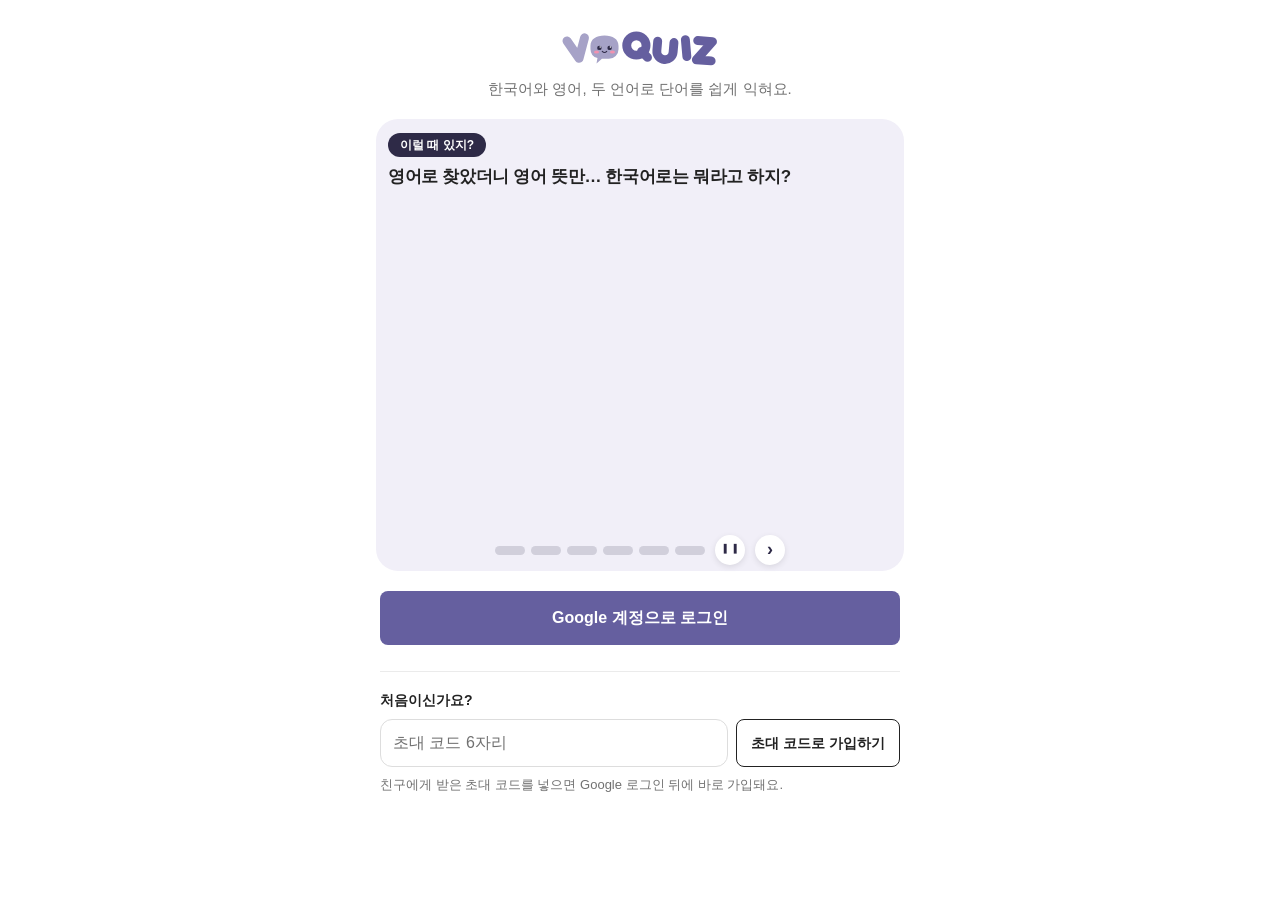
<file: web/index.html>
<!doctype html>
<html lang="ko" class="web" data-version="0.1.28">
<head>
  <meta charset="utf-8">
  <meta name="viewport" content="width=device-width, initial-scale=1, viewport-fit=cover">
  <meta name="theme-color" content="#ffffff">
  <meta name="apple-mobile-web-app-capable" content="yes">
  <meta name="apple-mobile-web-app-title" content="VOQUIZ">
  <title>VOQUIZ</title>
  <link rel="manifest" href="manifest.webmanifest">
  <link rel="icon" href="icons/icon48.png">
  <link rel="apple-touch-icon" href="icons/icon128.png">
  <link rel="stylesheet" href="app.css?v=0.1.28-tp83ws">
</head>
<body>
  <div id="app"></div>
  <div id="yard" hidden></div>
  <script type="module">
    // Back from signing in with Google? The session is taken out of the address first.
    import { finishSignIn } from "./js/supabase.js?v=0.1.28-tp83ws";
    await finishSignIn();
    await import("./js/app.js?v=0.1.28-tp83ws");
  </script>
</body>
</html>
</file>
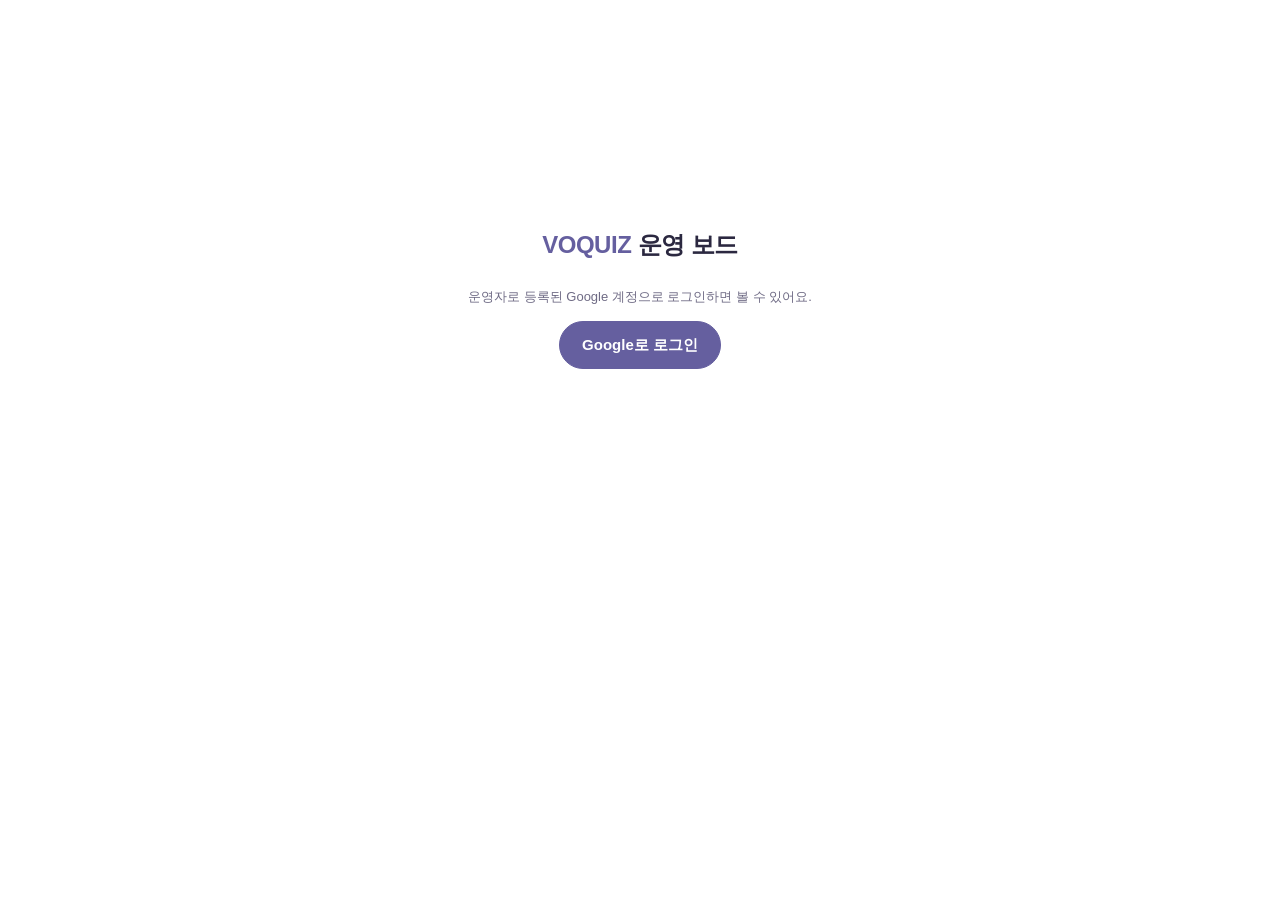
<file: admin.html>
<!doctype html>
<html lang="ko">
<head>
<meta charset="utf-8">
<meta name="viewport" content="width=device-width, initial-scale=1">
<meta name="robots" content="noindex, nofollow">
<title>VOQUIZ 운영 보드</title>
<style>
  :root { --accent: #655f9f; --ink: #2b2840; --muted: #6f6b85; --line: #e7e5ef; --surface: #f6f5fb; --warn-bg: #fde2d6; --warn: #7a2408; }
  * { box-sizing: border-box; }
  body { margin: 0; font: 15px/1.5 -apple-system, "Apple SD Gothic Neo", "Malgun Gothic", "Noto Sans KR", sans-serif; color: var(--ink); background: #fff; word-break: keep-all; }
  main { max-width: 1080px; margin: 0 auto; padding: 28px 20px 60px; }
  header { display: flex; align-items: center; gap: 12px; flex-wrap: wrap; margin-bottom: 6px; }
  h1 { font-size: 24px; margin: 0; letter-spacing: -.02em; }
  h1 span { color: var(--accent); }
  .stamp { color: var(--muted); font-size: 13px; margin: 0 0 8px; }
  .spacer { flex: 1; }
  button, .btn { font: inherit; cursor: pointer; border: 1px solid var(--line); background: #fff; color: var(--ink); border-radius: 999px; padding: 7px 16px; font-size: 13.5px; font-weight: 600; }
  button.main { background: var(--accent); border-color: var(--accent); color: #fff; padding: 12px 22px; font-size: 15px; }
  button:hover { border-color: var(--ink); }
  h2 { display: flex; align-items: center; gap: 8px; font-size: 16px; margin: 30px 0 10px; }
  h3 { font-size: 13.5px; margin: 18px 0 0; color: var(--muted); font-weight: 700; }
  .count { font-size: 11px; font-weight: 800; color: #fff; background: #c2452f; border-radius: 999px; padding: 1px 8px; }
  .grid { display: grid; grid-template-columns: repeat(auto-fill, minmax(200px, 1fr)); gap: 10px; }
  .tile { min-width: 0; display: grid; gap: 1px; align-content: start; padding: 12px 14px; border-radius: 14px; background: var(--surface); }
  .tile small { font-size: 12px; color: var(--muted); font-weight: 600; }
  .tile b { font-size: 26px; font-variant-numeric: tabular-nums; letter-spacing: -.01em; }
  .tile span { font-size: 12px; color: var(--muted); }
  .tile.warn { background: var(--warn-bg); }
  .tile.warn b { color: var(--warn); }
  .charts { display: grid; grid-template-columns: repeat(auto-fit, minmax(280px, 1fr)); gap: 10px; margin-top: 10px; }
  .chart { padding: 12px 14px 10px; border: 1px solid var(--line); border-radius: 14px; }
  .chart small { font-size: 12px; font-weight: 600; color: var(--muted); }
  .chart em { font-style: normal; font-weight: 500; }
  .bars { display: flex; align-items: flex-end; gap: 4px; height: 90px; margin-top: 10px; }
  .bars i { flex: 1; min-width: 0; border-radius: 3px 3px 0 0; background: var(--accent); opacity: .5; position: relative; }
  .bars i:last-child { opacity: 1; }
  .bars i:hover { opacity: 1; }
  .bars i:hover::after { content: attr(data-tip); position: absolute; bottom: calc(100% + 4px); left: 50%; transform: translateX(-50%); white-space: nowrap; font-size: 11px; background: var(--ink); color: #fff; border-radius: 6px; padding: 2px 6px; z-index: 1; }
  .axis { display: flex; justify-content: space-between; margin-top: 4px; font-size: 11px; color: var(--muted); }
  table { width: 100%; border-collapse: collapse; font-size: 13.5px; margin-top: 10px; }
  th, td { text-align: left; padding: 8px 10px; border-bottom: 1px solid var(--line); vertical-align: top; }
  th { font-size: 12px; color: var(--muted); font-weight: 600; }
  th.n, td.n { text-align: right; font-variant-numeric: tabular-nums; white-space: nowrap; }
  tr.warn td { background: #fff4ef; }
  .links { display: grid; grid-template-columns: repeat(auto-fill, minmax(240px, 1fr)); gap: 10px; }
  .links a { display: grid; gap: 2px; padding: 12px 14px; border-radius: 14px; border: 1px solid var(--line); color: inherit; text-decoration: none; }
  .links a:hover { border-color: var(--ink); }
  .links b { font-size: 14px; }
  .links small { font-size: 12px; color: var(--muted); }
  .center { min-height: 60vh; display: grid; place-content: center; justify-items: center; gap: 14px; text-align: center; }
  .note { color: var(--muted); font-size: 13px; }
  p.note { margin: 10px 0 0; }
  .error { color: var(--warn); background: var(--warn-bg); border-radius: 12px; padding: 10px 14px; font-size: 13.5px; }
  .old { margin: 10px 0 0; }
  code { font: 600 12.5px ui-monospace, "SF Mono", Menlo, Consolas, monospace; background: var(--surface); border-radius: 6px; padding: 1px 6px; }
</style>
</head>
<body>
<main id="app"></main>
<script>
// The board for the people who run VOQUIZ. Anyone can open this page, but the numbers come from
// the server function admin_board(), which answers only an account listed in `admins`
// (supabase/migrations/0013_admin_board.sql, redone in 0021_admin_board.sql). Signing in is Google,
// through Supabase. The address and key below are the public ones the extension itself ships with.
const SUPABASE_URL = "https://axstdfuufvgdjanahght.supabase.co";
const PUBLIC_KEY = "sb_publishable_BPj_xNsd9JWjDGVsXK0MtA_Ydov6fol";
const PROJECT = "axstdfuufvgdjanahght";
const STORE_ID = "ofbdlindljeoffhooafjjefebcdpkedi";
const SESSION = "voquiz_admin_session"; // kept for this browser tab only
const TIERS = ["🌸", "🏝️", "🐳", "❄️", "🌈", "☁️", "⭐"];

const app = document.getElementById("app");
const DEMO = new URLSearchParams(location.search).has("demo");
const esc = (text) => String(text ?? "").replace(/[&<>"]/g, (c) => ({ "&": "&amp;", "<": "&lt;", ">": "&gt;", '"': "&quot;" })[c]);
const num = (n) => Number(n ?? 0).toLocaleString("ko-KR");

let session = null;
try { session = JSON.parse(sessionStorage.getItem(SESSION)); } catch { /* none */ }
const keep = (next) => { session = next; next ? sessionStorage.setItem(SESSION, JSON.stringify(next)) : sessionStorage.removeItem(SESSION); };

// Back from Google: the tokens arrive after the "#". They are taken out of the address at once.
if (location.hash.includes("access_token=")) {
  const got = new URLSearchParams(location.hash.slice(1));
  keep({ access: got.get("access_token"), refresh: got.get("refresh_token"), until: Date.now() + Number(got.get("expires_in") || 3600) * 1000 });
  history.replaceState(null, "", location.pathname + location.search);
}

function signIn() {
  const back = location.origin + location.pathname;
  location.href = `${SUPABASE_URL}/auth/v1/authorize?provider=google&redirect_to=${encodeURIComponent(back)}`;
}
async function token() {
  if (!session) throw new Error("signed_out");
  if (session.until - Date.now() > 60000) return session.access;
  const res = await fetch(`${SUPABASE_URL}/auth/v1/token?grant_type=refresh_token`, {
    method: "POST", headers: { apikey: PUBLIC_KEY, "Content-Type": "application/json" }, body: JSON.stringify({ refresh_token: session.refresh }),
  });
  if (!res.ok) { keep(null); throw new Error("signed_out"); }
  const next = await res.json();
  keep({ access: next.access_token, refresh: next.refresh_token, until: Date.now() + next.expires_in * 1000 });
  return session.access;
}
async function board() {
  if (DEMO) return sample();
  const res = await fetch(`${SUPABASE_URL}/rest/v1/rpc/admin_board`, {
    method: "POST", headers: { apikey: PUBLIC_KEY, Authorization: `Bearer ${await token()}`, "Content-Type": "application/json" }, body: "{}",
  });
  const data = await res.json().catch(() => null);
  if (res.status === 401) { keep(null); throw new Error("signed_out"); }
  if (!res.ok) throw new Error(data?.message === "forbidden" ? "forbidden" : res.status === 404 ? "not_installed" : data?.message || "failed");
  return data;
}
// What this site itself offers now: the web version, and the file on the install page. (The store's
// own version cannot be read from a page; the store's dashboard is among the links.)
async function published() {
  if (DEMO) return { web: "0.1.27", file: "0.1.27" };
  const read = async (path, pattern) => {
    try { const res = await fetch(path, { cache: "no-store" }); return res.ok ? (pattern.exec(await res.text()) || [])[1] || null : null; } catch { return null; }
  };
  const [web, file] = await Promise.all([read("web/index.html", /app\.js\?v=(\d+\.\d+\.\d+)/), read("install.html", /(?:Version|버전)\s+(\d+\.\d+\.\d+)/)]);
  return { web, file };
}
const older = (a, b) => { // is version a older than version b?
  const x = String(a || "").split(".").map(Number), y = String(b || "").split(".").map(Number);
  for (let i = 0; i < Math.max(x.length, y.length); i++) if ((x[i] || 0) !== (y[i] || 0)) return (x[i] || 0) < (y[i] || 0);
  return false;
};

function gate(message) {
  app.innerHTML = `<div class="center">
    <h1><span>VOQUIZ</span> 운영 보드</h1>
    <p class="note">운영자로 등록된 Google 계정으로 로그인하면 볼 수 있어요.</p>
    ${message ? `<p class="error">${esc(message)}</p>` : ""}
    <button class="main" id="in">Google로 로그인</button>
    ${session ? `<button id="out">다른 계정으로</button>` : ""}
  </div>`;
  document.getElementById("in").onclick = signIn;
  if (session) document.getElementById("out").onclick = () => { keep(null); gate(); };
}

const tile = (label, value, note, warn) => `<div class="tile${warn ? " warn" : ""}"><small>${esc(label)}</small><b>${esc(typeof value === "number" ? num(value) : value ?? 0)}</b>${note ? `<span>${esc(note)}</span>` : ""}</div>`;
function chart(daily, key, label) {
  const top = Math.max(1, ...daily.map((d) => d[key]));
  return `<div class="chart"><small>${esc(label)} <em>· 최고 ${num(top)}</em></small>
    <div class="bars" role="img" aria-label="${esc(label)}: ${daily.map((d) => d[key]).join(", ")}">${daily.map((d) =>
      `<i data-tip="${esc(d.day.slice(5))} · ${num(d[key])}" style="height:${Math.max(3, Math.round((d[key] / top) * 100))}%"></i>`).join("")}</div>
    <div class="axis"><span>${esc(daily[0].day.slice(5))}</span><span>오늘</span></div></div>`;
}
const link = (label, href, note) => `<a href="${esc(href)}" target="_blank" rel="noopener"><b>${esc(label)} ↗</b>${note ? `<small>${esc(note)}</small>` : ""}</a>`;
const who = (row) => `${esc(row.nickname || `탐험가 ${row.tag}`)}<br><span class="note">${esc(row.email)}</span>`;
const when = (at) => new Date(at).toLocaleString("ko-KR", { month: "numeric", day: "numeric", hour: "numeric", minute: "2-digit" });
// What the server wrote when it held an account's points back, in plain words.
function reason(text) {
  let m;
  if ((m = /^points: \+(\d+) in one day, limit (\d+)/.exec(text || ""))) return `하루에 ${num(m[1])}점을 받으려 해서 한도 ${num(m[2])}점까지만 인정했어요.`;
  if ((m = /^week points: sent (\d+), had (\d+)/.exec(text || ""))) return `주간 점수를 한 번에 ${num(m[2])}점에서 ${num(m[1])}점으로 올리려 해서 막았어요.`;
  if ((m = /^best streak: sent (\d+)/.exec(text || ""))) return `연속 도전 기록을 ${num(m[1])}개로 보내서 막았어요. 단어 목록보다 길어요.`;
  return text || "";
}

function show(b, site) {
  const fresh = b.rev >= 2; // the server function of 0021; the one of 0013 answers with less, and some of it wrong
  const r = b.rankings;
  const cap = r.cap || 6000;
  const flagged = r.flagged_rows || [];
  const near = r.near_cap_rows || [];
  const top = r.top_rows || [];
  const notices = b.notice_rows || [];
  const worry = fresh ? flagged.length + near.length : 0;
  const latest = b.version?.latest;
  const behind = site.web && latest && older(latest, site.web); // the site already offers a newer version than the server tells the apps about
  app.innerHTML = `
    <header><h1><span>VOQUIZ</span> 운영 보드</h1><span class="spacer"></span>
      <button id="again">새로 고침</button>${DEMO ? "" : `<button id="out">로그아웃</button>`}</header>
    <p class="stamp">${esc(new Date(b.at).toLocaleString("ko-KR"))} 기준 · 날짜는 한국 시간${DEMO ? " · 보기용 가짜 숫자" : ""}</p>
    ${fresh ? "" : `<p class="error old">서버 함수가 예전 것이라 AI 호출, 활성 이용자, 랭킹 점검 숫자가 정확하지 않아요. Supabase SQL Editor에서 <code>0021_admin_board.sql</code>을 한 번 실행해 주세요.</p>`}

    <h2>이용자</h2>
    <div class="grid">
      ${tile("가입자", b.users.members, `오늘 +${num(b.users.new_today)} · 7일 +${num(b.users.new_7d)}`)}
      ${tile("오늘 활성", b.users.active_today, "단어를 찾거나 포인트가 저장된 학생")}
      ${tile("7일 활성", b.users.active_7d, `30일 ${num(b.users.active_30d)}`)}
      ${tile("로그인만 한 계정", b.users.signed_in - b.users.members, "초대 코드 미입력")}
      ${tile("플러스", b.users.plus, `쿠폰 사용 ${num(b.social.coupons_used)}`)}
    </div>
    <div class="charts">${chart(b.daily, "active", "하루 활성 이용자 (14일)")}${chart(b.daily, "joined", "하루 가입자 (14일)")}</div>

    <h2>단어와 AI 사용</h2>
    <div class="grid">
      ${tile("사전 단어", b.words.dictionary, b.words.entries != null ? `학년 수준별 설명 ${num(b.words.entries)}개 · 단어 아님 ${num(b.words.not_words)}` : `단어가 아니라고 판단한 것 ${num(b.words.not_words)}`)}
      ${tile("단어장에 담긴 수", b.words.saved, `오늘 찾은 수 ${num(b.words.searched_today)}`)}
      ${tile("오늘 AI가 새로 쓴 단어", b.ai.today, "학생이 처음 찾은 단어 1개 = 1회")}
      ${tile("7일 / 30일", `${num(b.ai.d7)} / ${num(b.ai.d30)}`, `전체 ${num(b.ai.total)}`)}
    </div>
    <div class="charts">${chart(b.daily, "made", "하루에 AI가 새로 쓴 단어 (14일)")}</div>
    <p class="note">AI 숫자는 학생이 처음 찾아서 AI가 새로 쓴 단어 수예요. 한꺼번에 채워 넣은 사전과 다른 학년 수준의 설명은 들어가지 않고, 날짜는 서버 날짜(한국 시간 오전 9시에 바뀜) 기준이에요. 실제 비용은 아래 Anthropic 사용량에서 보세요.</p>

    <h2>랭킹 점검 ${worry ? `<span class="count">${worry}</span>` : ""}</h2>
    <div class="grid">
      ${tile("최근 14일에 점수가 제한된 계정", r.flagged, `하루 한도 ${num(cap)}점 초과 등`, fresh && r.flagged > 0)}
      ${tile("오늘 한도에 가까운 계정", near.length, `오늘 ${num(Math.round(cap * 0.8))}점 이상`, near.length > 0)}
      ${tile("랭킹에서 숨긴 계정", r.hidden)}
    </div>
    ${worry ? `<table><thead><tr><th>계정</th><th>내용</th></tr></thead><tbody>
      ${flagged.map((row) => `<tr class="warn"><td>${who(row)}</td><td>${esc(reason(row.reason))}<br><span class="note">${esc(when(row.at))}${row.hidden ? " · 랭킹에서 숨김" : ""}</span></td></tr>`).join("")}
      ${near.map((row) => `<tr><td>${who(row)}</td><td>오늘 ${num(row.points_today)}점 · 이번 주 ${num(row.week_points)}점</td></tr>`).join("")}
    </tbody></table>` : `<p class="note">지금은 살펴볼 계정이 없어요.</p>`}
    ${r.flagged_old ? `<p class="note">14일보다 오래됐거나 예전 한도(2,000점) 때 생긴 표시 ${num(r.flagged_old)}개는 세지 않았어요. 한 번에 지우려면 <code>supabase/checks/clear_old_flags.sql</code>을 실행하면 돼요.</p>` : ""}
    ${top.length ? `<h3>이번 주 상위 ${top.length}명 (참고용)</h3>
    <table><thead><tr><th>계정</th><th>리그</th><th class="n">이번 주</th><th class="n">오늘</th><th class="n">찾은 단어</th></tr></thead><tbody>
      ${top.map((row) => `<tr><td>${who(row)}${row.hidden ? ` <span class="note">· 숨김</span>` : ""}</td><td>${TIERS[row.tier] || ""}</td><td class="n">${num(row.week_points)}</td><td class="n">${num(row.points_today)}</td><td class="n">${num(row.words)}</td></tr>`).join("")}
    </tbody></table>
    <p class="note">선물, 주간 목표, 연속 도전, 대결은 새 단어를 찾지 않아도 점수가 되므로, 찾은 단어가 적어도 점수가 높을 수 있어요.</p>` : ""}

    <h2>리그 · 친구 · 운영</h2>
    <div class="grid">
      ${tile("이번 주 리그 참여", b.league.playing, TIERS.map((emoji, i) => `${emoji}${b.league.tiers[i] || 0}`).join(" "))}
      ${tile("7일 대결", b.social.duels_7d, `친구 관계 ${num(b.social.friendships)}`)}
      ${tile("쓰인 초대장", b.social.invites_used, `남은 초대장 ${num(b.social.invites_left)}`)}
      ${tile("진행 중 공지", b.notices)}
      ${tile("앱에 알리는 최신 버전", latest || "-", behind ? `사이트는 ${site.web} · 알림 SQL을 아직 실행하지 않았어요` : `최소 허용 ${b.version?.minimum || "-"}`, Boolean(behind))}
      ${site.web || site.file ? tile("이 사이트에 올라간 버전", site.web || "-", `설치 파일 ${site.file || "-"}`) : ""}
    </div>
    ${notices.length ? `<table><thead><tr><th>진행 중 공지</th><th>대상</th><th>끝나는 때</th></tr></thead><tbody>
      ${notices.map((n) => `<tr><td>${esc(n.title)}${n.kind === "urgent" ? ` <span class="count">긴급</span>` : ""}</td><td>${n.below ? `${esc(n.below)}보다 낮은 버전` : "모두"}</td><td>${n.ends_at ? esc(when(n.ends_at)) : "직접 끝낼 때까지"}</td></tr>`).join("")}
    </tbody></table>` : ""}
    ${notices.filter((n) => n.below).length > 1 ? `<p class="note">업데이트 공지가 여러 개 떠 있으면 오래된 앱에는 창이 여러 번 떠요. 새 알림 SQL(0.1.27부터)은 앞의 업데이트 공지를 함께 끝내요.</p>` : ""}

    <h2>바로 가기</h2>
    <div class="links">
      ${link("Anthropic 사용량", "https://console.anthropic.com/usage", "실제 AI 비용")}
      ${link("스토어 리뷰와 평점", `https://chromewebstore.google.com/detail/${STORE_ID}/reviews`)}
      ${link("스토어 개발자 대시보드", "https://chrome.google.com/webstore/devconsole", "설치 수, 심사 상태, 스토어의 현재 버전")}
      ${link("Supabase SQL Editor", `https://supabase.com/dashboard/project/${PROJECT}/sql/new`, "공지, 버전 숫자, 랭킹 점검")}
      ${link("서버 함수 로그", `https://supabase.com/dashboard/project/${PROJECT}/functions/lookup/logs`)}
      ${link("로그인한 계정 목록", `https://supabase.com/dashboard/project/${PROJECT}/auth/users`)}
    </div>`;
  document.getElementById("again").onclick = load;
  if (!DEMO) document.getElementById("out").onclick = () => { keep(null); gate(); };
}

async function load() {
  if (!DEMO && !session) return gate();
  app.innerHTML = `<div class="center"><p class="note">불러오는 중…</p></div>`;
  try {
    const [data, site] = await Promise.all([board(), published()]);
    show(data, site);
  } catch (err) {
    gate({ signed_out: "", forbidden: "이 계정은 운영자로 등록되어 있지 않아요.", not_installed: "서버에 0013_admin_board.sql이 아직 실행되지 않았어요." }[err.message] ?? `불러오지 못했어요. (${err.message})`);
  }
}

// Made-up numbers, for looking at the layout: admin.html?demo (admin.html?demo&old shows what the
// page does with the answer of the earlier server function).
function sample() {
  const day = (n) => new Date(Date.now() - n * 86400000).toLocaleDateString("sv");
  const data = {
    rev: 2,
    at: new Date().toISOString(),
    users: { signed_in: 58, members: 46, new_today: 2, new_7d: 9, plus: 5, active_today: 14, active_7d: 31, active_30d: 40 },
    words: { dictionary: 4210, entries: 10817, not_words: 37, saved: 5210, searched_today: 96 },
    ai: { today: 23, d7: 188, d30: 640, total: 1321 },
    social: { friendships: 71, duels_7d: 44, invites_used: 39, invites_left: 191, coupons_used: 5 },
    league: { playing: 27, tiers: { 0: 18, 1: 6, 2: 2, 3: 1 } },
    rankings: { cap: 6000, flagged: 1, flagged_old: 7, hidden: 0,
      flagged_rows: [{ email: "someone@example.com", nickname: "준서", tag: 733, reason: "points: +7400 in one day, limit 6000 (sent 21900)", at: new Date().toISOString(), hidden: false }],
      near_cap_rows: [{ email: "other@example.com", nickname: "", tag: 482, points_today: 5120, week_points: 9300 }],
      top_rows: [
        { email: "other@example.com", nickname: "", tag: 482, tier: 2, week_points: 9300, points_today: 5120, words: 61, hidden: false },
        { email: "harin@example.com", nickname: "하린", tag: 215, tier: 1, week_points: 3140, points_today: 420, words: 148, hidden: false },
        { email: "minjun@example.com", nickname: "민준", tag: 901, tier: 0, week_points: 1880, points_today: 0, words: 9, hidden: false },
      ] },
    notices: 2,
    notice_rows: [
      { title: "새 버전이 나왔어요!", kind: "news", below: "0.1.27", starts_at: new Date().toISOString(), ends_at: new Date(Date.now() + 60 * 86400000).toISOString() },
      { title: "주말 점검 안내", kind: "urgent", below: null, starts_at: new Date().toISOString(), ends_at: null },
    ],
    version: { latest: "0.1.24", minimum: "0.1.0" },
    daily: Array.from({ length: 14 }, (_, i) => ({ day: day(13 - i), joined: [0, 1, 0, 2, 1, 0, 0, 3, 1, 0, 1, 2, 0, 2][i], active: [8, 11, 9, 14, 12, 6, 5, 13, 15, 12, 16, 14, 7, 14][i], made: [12, 20, 15, 31, 22, 9, 6, 28, 35, 24, 30, 27, 11, 23][i] })),
  };
  if (new URLSearchParams(location.search).has("old")) { // the shape the function of 0013 answers with
    delete data.rev; delete data.notice_rows; delete data.words.entries;
    data.rankings = { flagged: 9, hidden: 0, flagged_rows: data.rankings.flagged_rows, odd_rows: [] };
  }
  return data;
}

load();
</script>
</body>
</html>
</file>
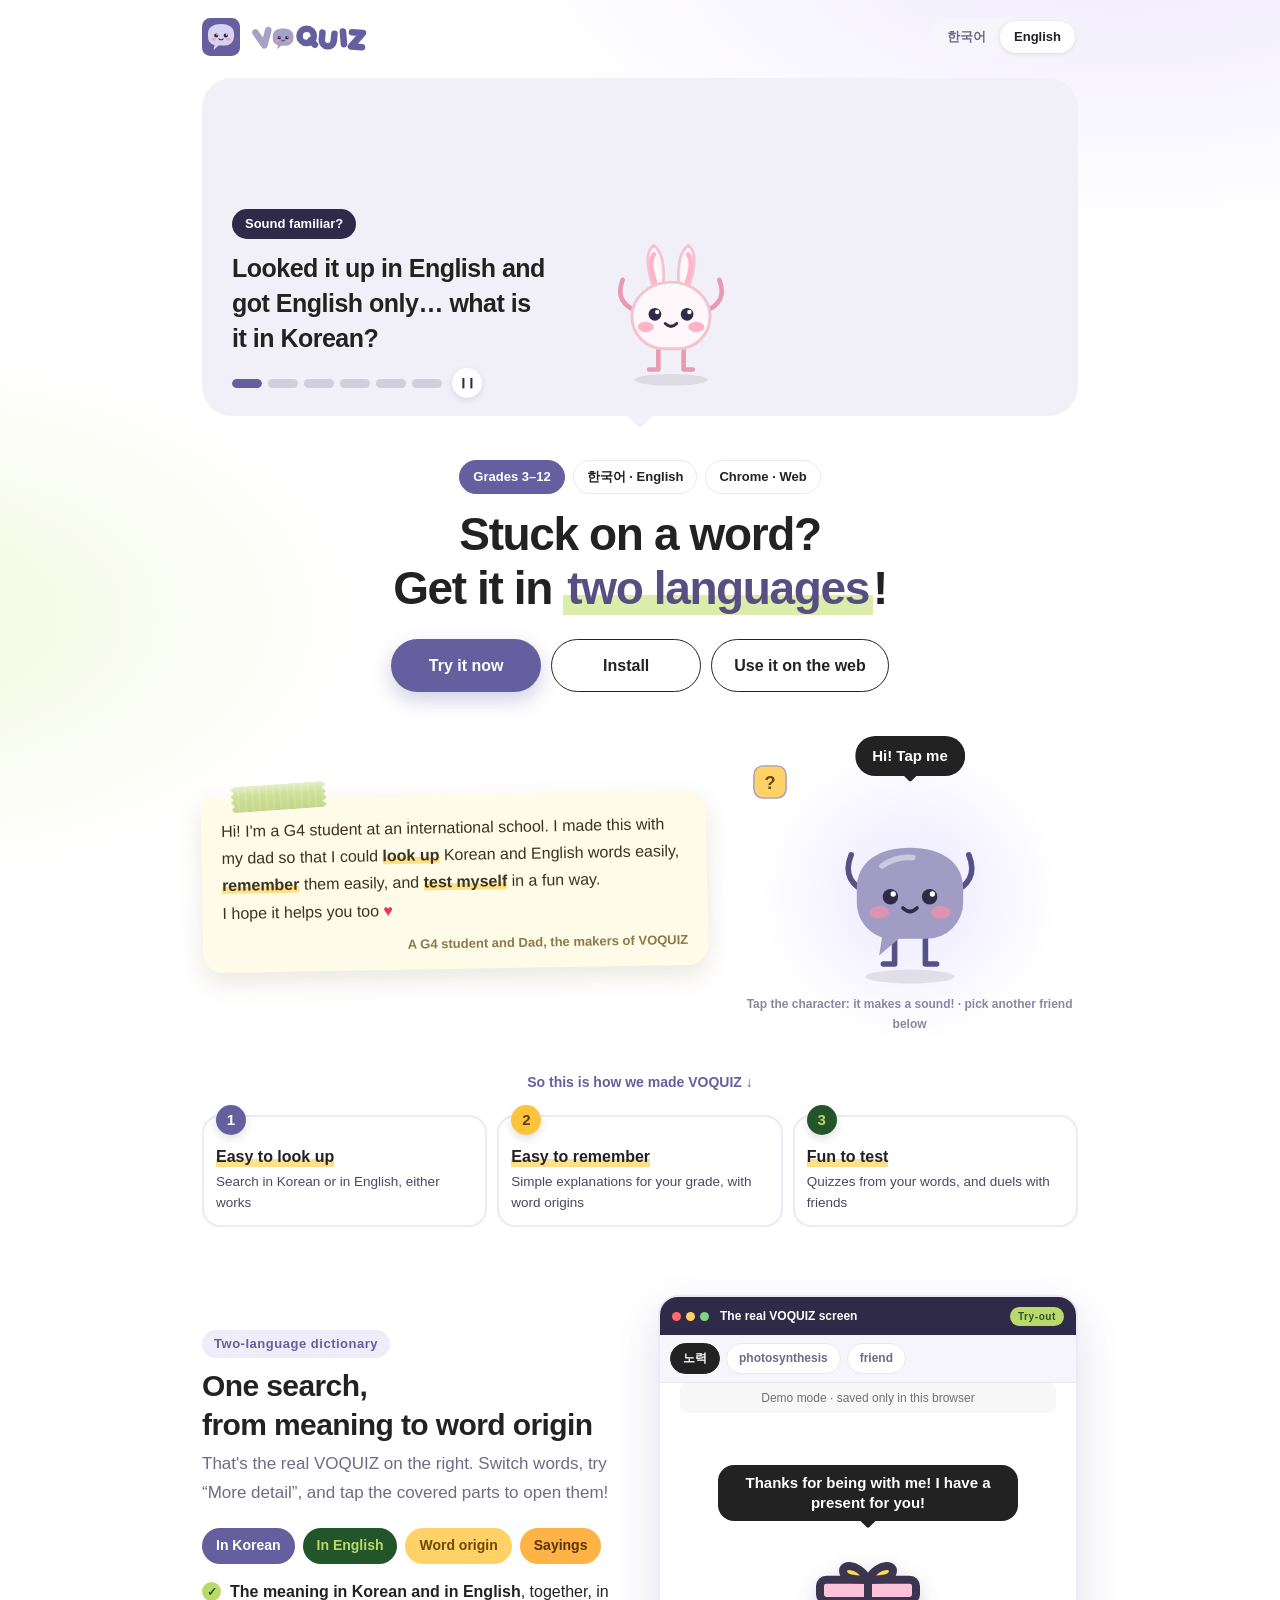
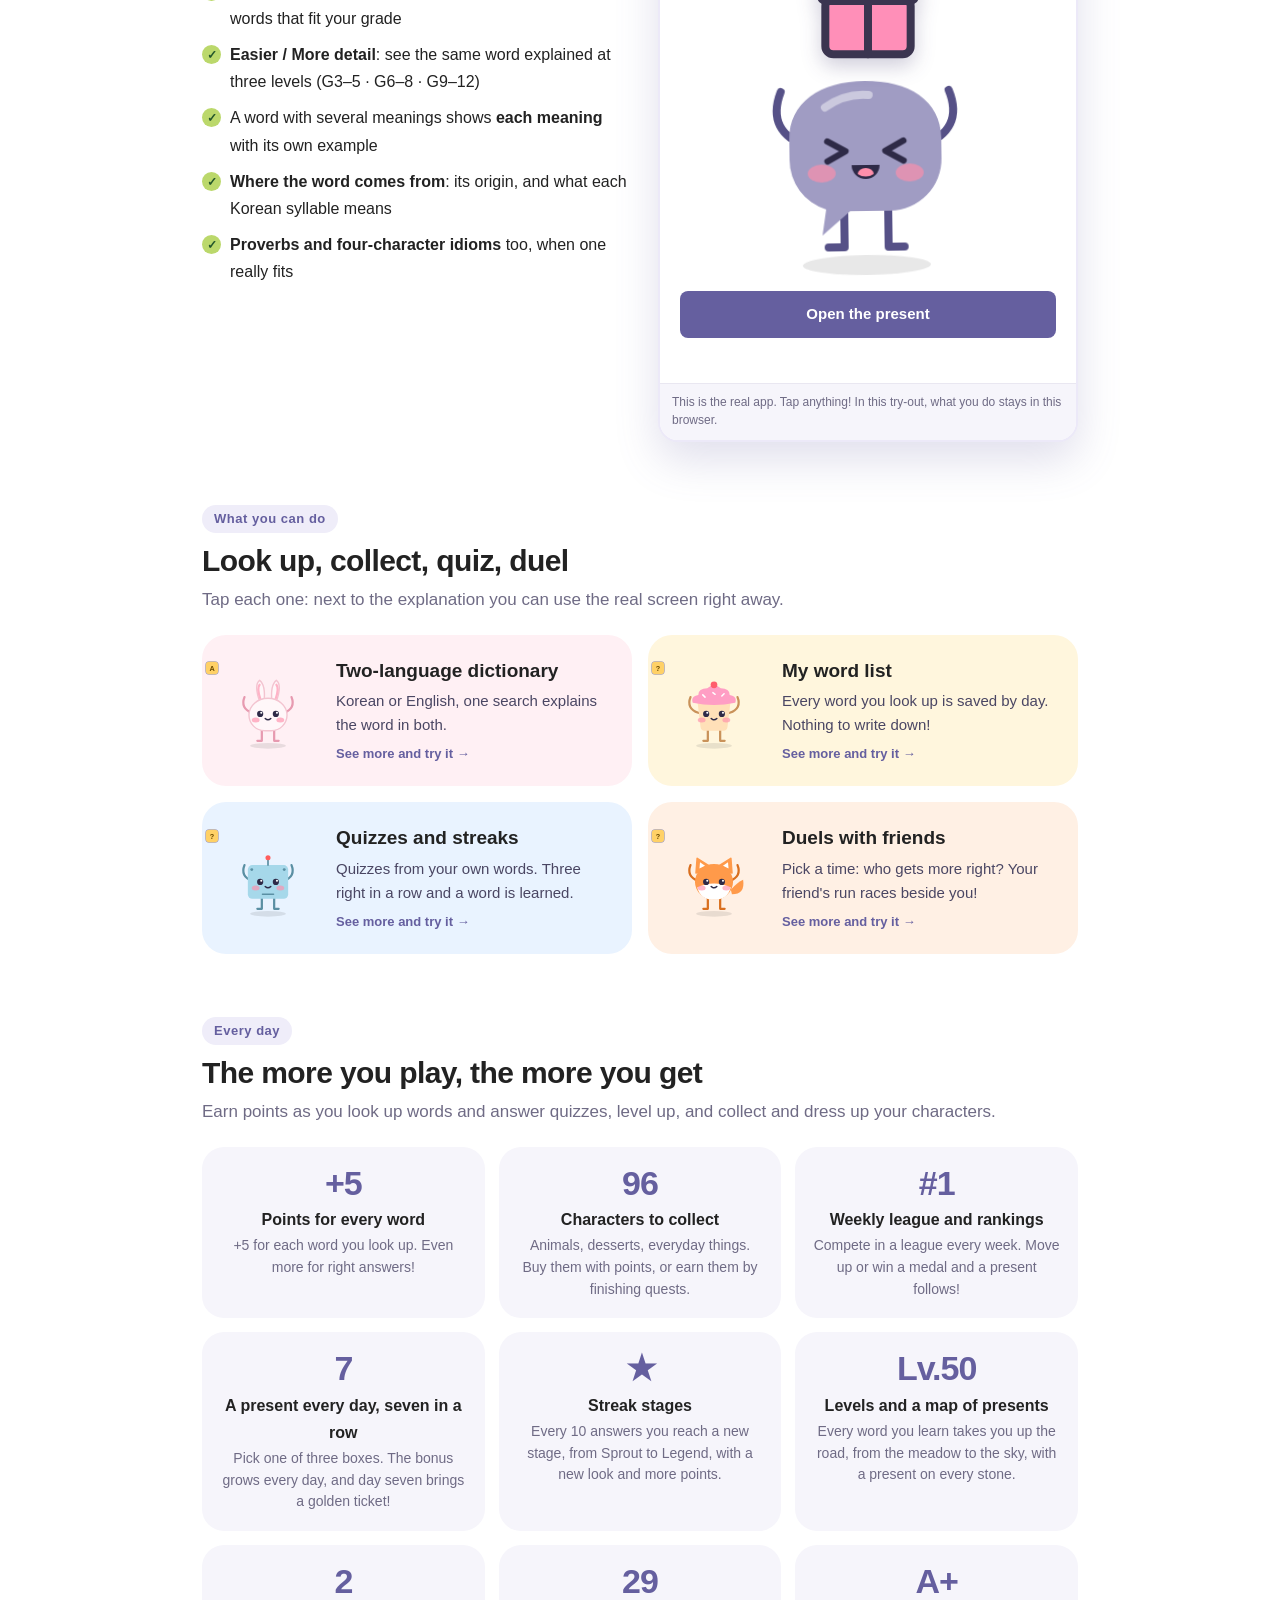
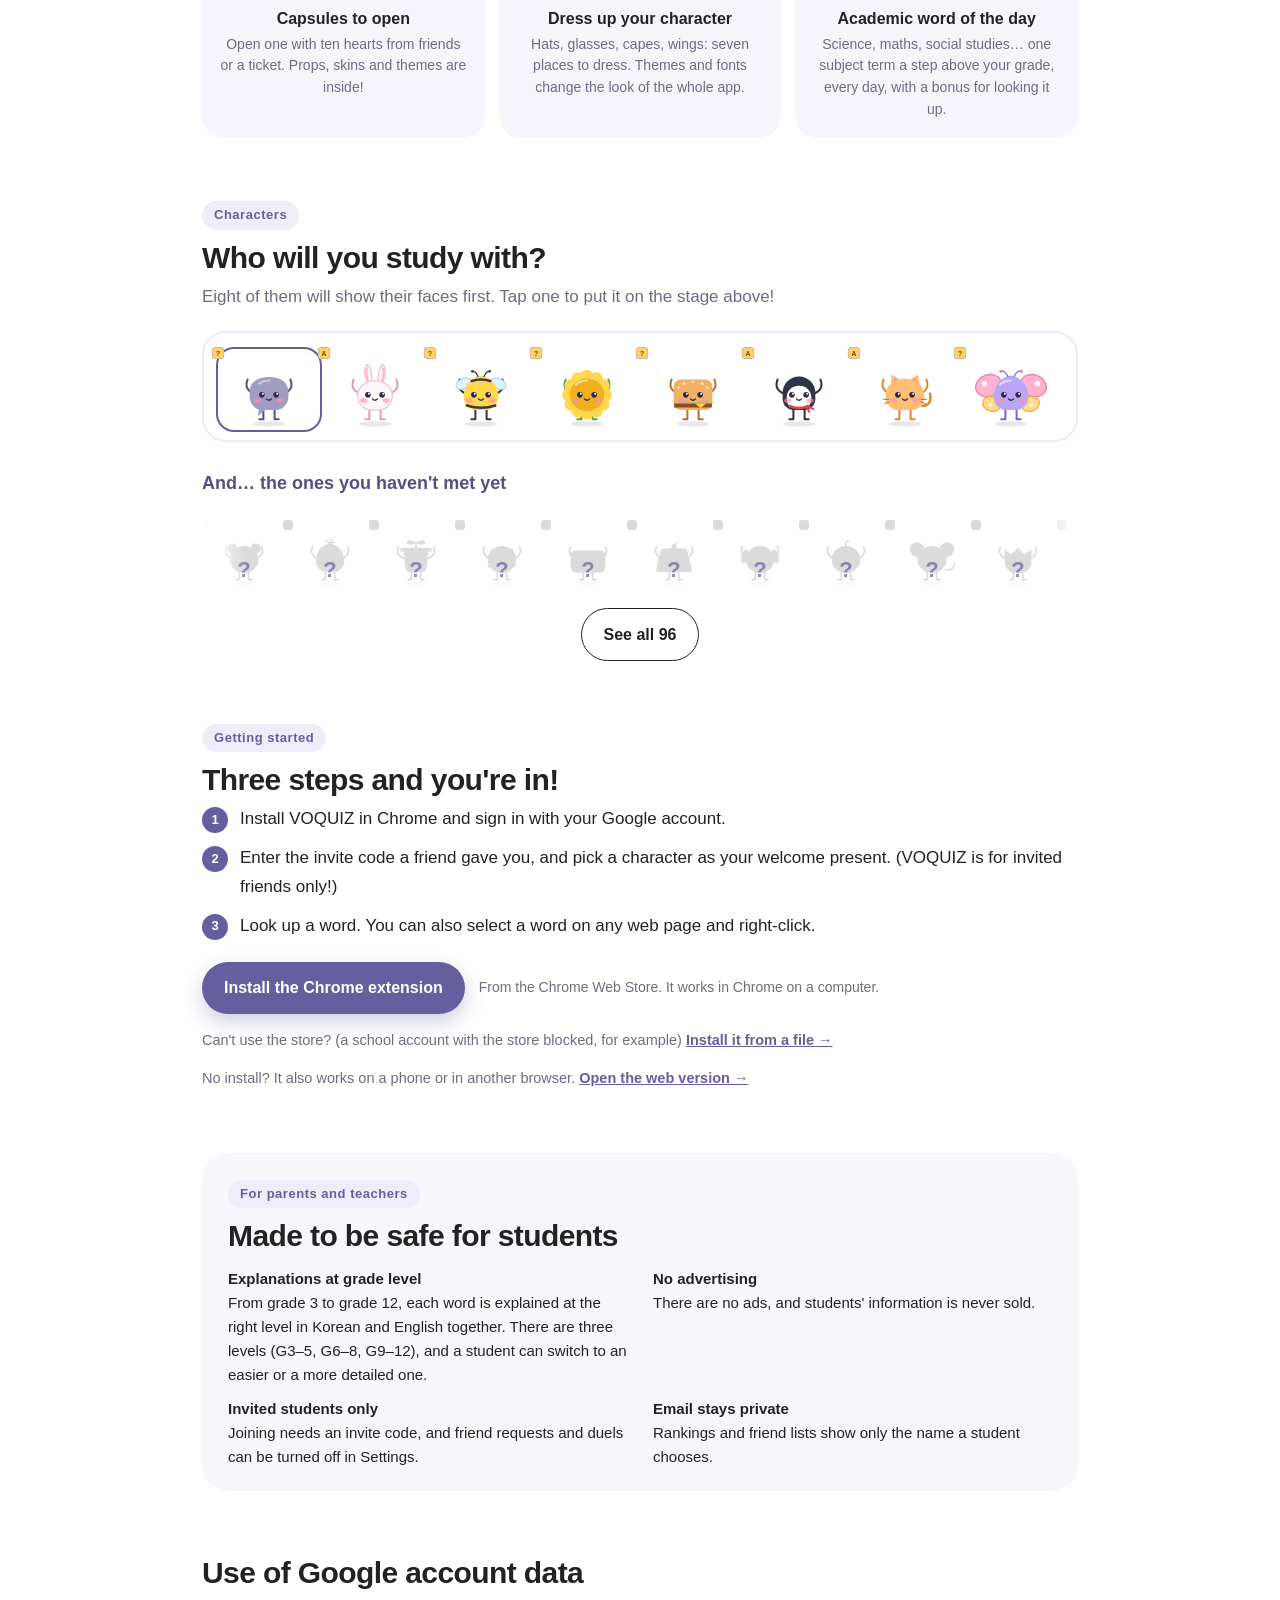
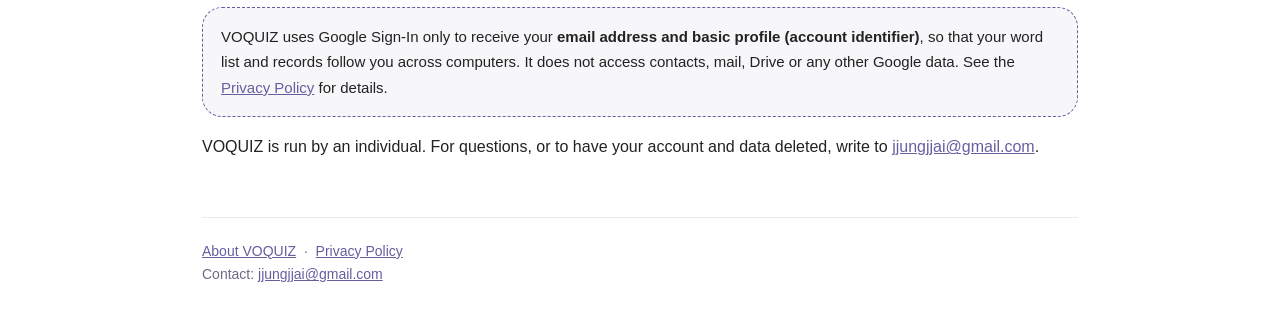
<file: en.html>
<!doctype html>
<html lang="en">
<head>
<meta charset="utf-8">
<meta name="viewport" content="width=device-width, initial-scale=1">
<title>VOQUIZ · Learn words in two languages</title>
<meta name="description" content="Look up any word in Korean and English at your grade level, then quiz yourself and duel friends. VOQUIZ is a Chrome extension for students.">
<link rel="icon" href="data:image/svg+xml,<svg xmlns='http://www.w3.org/2000/svg' viewBox='0 0 128 128' aria-hidden='true'> <rect width='128' height='128' rx='28' fill='%23655f9f'/><g transform='translate(0 -7)'> <path d='M20 60 c0 -22 18 -33 44 -33 s44 11 44 33 v10 a30 30 0 0 1 -30 30 h-22 l-17 15 l3 -17 a30 30 0 0 1 -22 -28 z' fill='%23d6d2f0'/> <ellipse cx='39' cy='79' rx='8' ry='5' fill='%23ff8fab' opacity='.75'/><ellipse cx='89' cy='79' rx='8' ry='5' fill='%23ff8fab' opacity='.75'/> <circle cx='48' cy='66' r='7' fill='%232e2a47'/><circle cx='80' cy='66' r='7' fill='%232e2a47'/> <circle cx='50.5' cy='63.5' r='2.4' fill='%23fff'/><circle cx='82.5' cy='63.5' r='2.4' fill='%23fff'/> <path d='M57 77 q7 7 14 0' fill='none' stroke='%232e2a47' stroke-width='3.4' stroke-linecap='round'/> </g></svg>">
<style>
:root { --accent: #655f9f; --accent-dark: #574f82; --lime: #bbd86b; --good: #23552b; --text: #222; --bg: #fff; --surface: #f6f5fb; --line: #e9e7f1; --muted: #6f6b85; --m-ink: #2e2a47; }
* { box-sizing: border-box; }
html { scroll-behavior: smooth; }
body { margin: 0; font: 16px/1.7 -apple-system, "Apple SD Gothic Neo", "Malgun Gothic", "Noto Sans KR", "Segoe UI", sans-serif; color: var(--text); background: var(--bg); }
a { color: var(--accent); }
.wrap { max-width: 920px; margin: 0 auto; padding: 0 22px; }
header.top { display: flex; align-items: center; gap: 10px; padding: 18px 0; }
.brand { display: inline-flex; align-items: center; gap: 8px; color: var(--accent); text-decoration: none; }
.brand .icon svg { display: block; width: 38px; height: 38px; }
.brand .word svg { display: block; height: 34px; width: auto; }
.lang { margin-left: auto; display: inline-flex; padding: 3px; border-radius: 999px; background: var(--surface); }
.lang a { text-decoration: none; padding: 5px 14px; border-radius: 999px; font-size: 13px; font-weight: 700; color: var(--muted); }
.lang a.on { background: var(--bg); color: var(--text); box-shadow: 0 1px 4px rgba(0, 0, 0, .12); }

.hero { display: grid; grid-template-columns: 1.15fr .85fr; gap: 24px; align-items: center; padding: 34px 0 30px; }
.hero h1 { font-size: 40px; line-height: 1.22; letter-spacing: -.03em; margin: 0 0 14px; }
.hero h1 em { font-style: normal; color: var(--accent); }
.lead { font-size: 17px; color: var(--muted); margin: 0; max-width: 34em; word-break: keep-all; }
.tags { display: flex; flex-wrap: wrap; gap: 8px; margin-top: 18px; }
.tags span { border: 1px solid var(--line); border-radius: 999px; padding: 5px 13px; font-size: 13px; font-weight: 600; }
.tags span.fill { background: var(--accent); border-color: var(--accent); color: #fff; }
.stage { position: relative; border-radius: 28px; background: var(--surface); padding: 46px 10px 18px; text-align: center; }
.stage .mascot { display: block; width: 210px; max-width: 80%; margin: 0 auto; cursor: default; }
.say { position: absolute; left: 50%; top: 16px; transform: translateX(-50%); white-space: nowrap; background: var(--text); color: #fff; border-radius: 999px; padding: 6px 15px; font-size: 14px; font-weight: 700; animation: say-in .6s cubic-bezier(.3, 1.5, .5, 1) .4s both; }
.say::after { content: ""; position: absolute; left: 50%; bottom: -4px; width: 10px; height: 10px; background: inherit; transform: translateX(-50%) rotate(45deg); border-radius: 2px; }
@keyframes say-in { from { opacity: 0; transform: translate(-50%, 8px) scale(.8); } to { opacity: 1; transform: translate(-50%, 0) scale(1); } }

h2 { font-size: 24px; letter-spacing: -.02em; margin: 46px 0 6px; }
h2 + .sub { color: var(--muted); margin: 0 0 16px; }
.cards { display: grid; grid-template-columns: repeat(2, 1fr); gap: 14px; }
.card { display: flex; gap: 12px; align-items: center; border: 1px solid var(--line); border-radius: 20px; padding: 14px 18px 14px 8px; transition: transform .2s, box-shadow .2s; }
.card:hover { transform: translateY(-3px); box-shadow: 0 10px 24px rgba(101, 95, 159, .14); }
.card .mascot { flex: none; width: 96px; margin: 0; cursor: default; }
.card b { display: block; font-size: 17px; margin-bottom: 2px; }
.card p { margin: 0; font-size: 14px; line-height: 1.6; color: var(--muted); word-break: keep-all; }
.shelf { display: grid; grid-template-columns: repeat(8, 1fr); gap: 4px; border-radius: 24px; background: var(--surface); padding: 18px 12px 10px; }
.shelf .mascot { width: 100%; margin: 0; cursor: default; }
.steps { list-style: none; counter-reset: step; margin: 0; padding: 0; display: grid; gap: 10px; }
.steps li { counter-increment: step; display: flex; gap: 12px; align-items: flex-start; word-break: keep-all; }
.steps li::before { content: counter(step); flex: none; width: 26px; height: 26px; border-radius: 50%; background: var(--accent); color: #fff; font-size: 13px; font-weight: 800; display: grid; place-items: center; margin-top: 2px; }
.note { border: 1.5px dashed var(--accent); border-radius: 20px; padding: 16px 18px; font-size: 15px; background: color-mix(in srgb, var(--accent) 5%, transparent); word-break: keep-all; }
footer { margin-top: 56px; padding: 22px 0 46px; border-top: 1px solid var(--line); font-size: 14px; color: var(--muted); }

/* the privacy policy */
.doc { max-width: 760px; padding-bottom: 20px; }
.doc h1 { font-size: 30px; letter-spacing: -.02em; margin: 26px 0 8px; }
.doc h2 { font-size: 19px; margin: 34px 0 8px; }
.doc p, .doc li { color: #3b3852; }
.doc ul { padding-left: 20px; margin: 6px 0; }
.doc table { border-collapse: collapse; width: 100%; font-size: 14px; margin: 8px 0; }
.doc th, .doc td { text-align: left; vertical-align: top; border-bottom: 1px solid var(--line); padding: 9px 8px; }
.doc th { color: var(--muted); font-weight: 600; white-space: nowrap; }
.doc .lead { font-size: 15px; }

@media (max-width: 700px) {
  .hero { grid-template-columns: 1fr; padding-top: 18px; }
  .hero h1 { font-size: 31px; }
  .cards { grid-template-columns: 1fr; }
  .shelf { grid-template-columns: repeat(4, 1fr); }
  .brand .word svg { height: 28px; }
}
@media (prefers-reduced-motion: reduce) { *, *::before, *::after { animation: none !important; transition: none !important; } }
.mascot { display: block; width: 170px; margin: 14px auto 0; cursor: pointer; -webkit-tap-highlight-color: transparent; }
.mascot svg { display: block; width: 100%; height: auto; overflow: visible; }
.mascot .m-body { fill: var(--accent); }
.mascot .m-arm, .mascot .m-leg { fill: none; stroke: var(--accent-dark); stroke-width: 4.5; stroke-linecap: round; stroke-linejoin: round; }
.mascot .m-eyes circle { fill: #fff; }
.mascot .m-smile { fill: none; stroke: #fff; stroke-width: 3; stroke-linecap: round; }
.mascot .m-cheek { fill: #fff; opacity: .25; }
.mascot .m-shadow { fill: var(--text); opacity: .1; transform-box: fill-box; transform-origin: center; animation: m-shadow 1.2s ease-in-out infinite; }
.mascot .m-tile rect { fill: var(--lime); }
.mascot .m-tile.t2 rect { fill: #fff; stroke: var(--accent); stroke-width: 2; }
.mascot .m-tile.t3 rect { fill: var(--good); }
.mascot .m-tile text { font: 800 13px/1 -apple-system, "Apple SD Gothic Neo", "Malgun Gothic", sans-serif; text-anchor: middle; fill: #23552b; }
.mascot .m-tile.t2 text { fill: var(--accent); }
.mascot .m-tile.t3 text { fill: #fff; }
.mascot .m-bob { animation: m-bob 1.2s ease-in-out infinite; transform-box: fill-box; transform-origin: center bottom; }
.mascot .m-eyes { transform-box: fill-box; transform-origin: center; animation: m-blink 4s infinite; }
.mascot .m-arm { transform-box: fill-box; }
.mascot .m-arm.l { transform-origin: 100% 100%; animation: m-toss 1.2s ease-in-out infinite; }
.mascot .m-arm.r { transform-origin: 0% 100%; animation: m-toss-r 1.2s ease-in-out infinite; animation-delay: -.6s; }
.mascot .m-leg.l { animation: m-step 1.2s ease-in-out infinite; }
.mascot .m-leg.r { animation: m-step 1.2s ease-in-out infinite; animation-delay: -.6s; }
.mascot .m-tile { animation: m-juggle 2.4s linear infinite; }
.mascot .m-tile.t2 { animation-delay: -.8s; }
.mascot .m-tile.t3 { animation-delay: -1.6s; }
.mascot.jump svg { animation: m-jump .6s cubic-bezier(.3, 1.6, .5, 1); }
.mascot { width: 150px; margin-top: 8px; }
.mascot { position: relative; user-select: none; touch-action: manipulation; }
.mascot svg { transform-origin: 50% 92%; transition: transform .15s; }
.mascot .m-eyes-happy, .mascot .m-laugh { display: none; }
.mascot .m-eyes-happy path { fill: none; stroke: #fff; stroke-width: 3.2; stroke-linecap: round; }
.mascot .m-laugh { fill: #fff; }
.mascot.happy .m-eyes, .mascot.happy .m-smile { display: none; }
.mascot.happy .m-eyes-happy, .mascot.happy .m-laugh { display: block; }
.mascot.happy .m-cheek { opacity: .5; }
.mascot.happy .m-tile { animation-duration: 1.1s; }
.mascot.jump svg { animation: m-jump .6s cubic-bezier(.3, 1.6, .5, 1); }
.mascot.spin svg { animation: m-spin .7s cubic-bezier(.3, .9, .3, 1); transform-origin: 50% 60%; }
.mascot.wiggle svg { animation: m-wiggle .7s ease-in-out; }
.mascot.squish svg { animation: m-squish .6s cubic-bezier(.3, 1.5, .5, 1); }
.mascot.stretch svg { animation: m-stretch .6s cubic-bezier(.3, 1.5, .5, 1); }
.mascot.flip svg { animation: m-flip .75s cubic-bezier(.4, 0, .2, 1); transform-origin: 50% 60%; }
.mascot.party svg { animation: m-party 1.2s cubic-bezier(.3, 1, .4, 1); }
.mascot { --m-ink: #2e2a47; }
.mascot .m-body { fill: color-mix(in srgb, var(--accent) 62%, #fff); }
.mascot .m-arm, .mascot .m-leg { stroke: color-mix(in srgb, var(--accent) 85%, #000); stroke-width: 4; }
.mascot .m-shine { fill: none; stroke: #fff; stroke-width: 4; stroke-linecap: round; opacity: .45; }
.mascot .m-sprout { fill: var(--lime); stroke: var(--good); stroke-width: 2.4; stroke-linecap: round; stroke-linejoin: round; transform-box: fill-box; transform-origin: 50% 100%; animation: m-sway 2.4s ease-in-out infinite; }
.mascot .m-eyes circle { fill: var(--m-ink); }
.mascot .m-eyes .m-glint { fill: #fff; }
.mascot .m-eyes-happy path { stroke: var(--m-ink); stroke-width: 3.4; }
.mascot .m-smile { stroke: var(--m-ink); stroke-width: 2.6; }
.mascot .m-cheek { fill: #ff8fab; opacity: .65; }
.mascot.happy .m-cheek { opacity: .95; }
.mascot .m-laugh { fill: var(--m-ink); }
.mascot .m-laugh .m-tongue { fill: #ff8fab; }
.mascot .m-tile.t3 rect { fill: #ffd166; }
.mascot .m-tile.t3 text { fill: #6b4a00; }
.mascot .m-tile.t2 rect { stroke: color-mix(in srgb, var(--accent) 62%, #fff); }
.mascot.happy .m-sprout { animation-duration: .5s; }
.mascot .e, .mascot .mo { display: none; }
.mascot:not([data-eyes]) .e-default, .mascot[data-eyes="default"] .e-default,
.mascot[data-eyes="wide"] .e-wide, .mascot[data-eyes="wink"] .e-wink, .mascot[data-eyes="happy"] .e-happy,
.mascot[data-eyes="closed"] .e-closed, .mascot[data-eyes="laugh"] .e-laugh, .mascot[data-eyes="dizzy"] .e-dizzy,
.mascot[data-eyes="heart"] .e-heart, .mascot[data-eyes="star"] .e-star { display: block; }
.mascot:not([data-mouth]) .mo-smile, .mascot[data-mouth="smile"] .mo-smile, .mascot[data-mouth="cat"] .mo-cat,
.mascot[data-mouth="wavy"] .mo-wavy, .mascot[data-mouth="o"] .mo-o, .mascot[data-mouth="yawn"] .mo-yawn,
.mascot[data-mouth="laugh"] .mo-laugh { display: block; }
.mascot .e circle { fill: var(--m-ink); }
.mascot .e .m-glint { fill: #fff; }
.mascot .line { fill: none; stroke: var(--m-ink); stroke-width: 3.2; stroke-linecap: round; stroke-linejoin: round; }
.mascot .mo-cat, .mascot .mo-wavy { stroke-width: 2.6; }
.mascot .e-heart path { fill: #f0486b; }
.mascot .e-star path { fill: #ffc12b; stroke: #e39a00; stroke-width: 1; stroke-linejoin: round; }
.mascot .mo-o, .mascot .mo-yawn ellipse, .mascot .mo-laugh path { fill: var(--m-ink); }
.mascot .mo .m-tongue { fill: #ff8fab !important; }
.mascot .e-heart { transform-box: fill-box; transform-origin: center; animation: m-beat .5s ease-in-out infinite; }
.mascot .e-star { transform-box: fill-box; transform-origin: center; animation: m-twinkle .6s ease-in-out infinite; }
.mascot .e-dizzy { transform-box: fill-box; transform-origin: center; animation: m-woozy .5s linear infinite; }
.mascot .mo-yawn { transform-box: fill-box; transform-origin: center top; animation: m-yawn 1.6s ease-in-out both; }
.mascot .m-cheek { transform-box: fill-box; transform-origin: center; transition: transform .2s, opacity .2s; }
.mascot[data-blush="1"] .m-cheek { opacity: 1; transform: scale(1.35); }
.mascot .m-look { transition: transform .25s cubic-bezier(.3, 1.4, .5, 1); }
.mascot[data-look="l"] .m-look { transform: translateX(-4px); }
.mascot[data-look="r"] .m-look { transform: translateX(4px); }
.mascot[data-look="u"] .m-look { transform: translateY(-3px); }
.mascot[data-eyes]:not([data-eyes="default"]) .m-tile { animation-duration: 1.3s; }
.mascot[data-eyes="closed"] .m-tile { animation-duration: 3.4s; }
.mascot.shrink svg { animation: m-shrink 1s cubic-bezier(.3, 1.4, .5, 1); }
.mascot.pop svg { animation: m-startle .6s cubic-bezier(.3, 1.8, .5, 1); }
.mascot.sway svg { animation: m-sway-body 1.6s ease-in-out; }
.mascot.shake svg { animation: m-shake .6s linear; }
.mascot.tilt svg { animation: m-tilt .9s cubic-bezier(.3, 1.4, .5, 1); }
.mascot.bounce svg { animation: m-bounce .9s cubic-bezier(.3, 1.3, .5, 1); }
.mascot.hop svg { animation: m-hop .6s cubic-bezier(.3, 1.5, .5, 1); }
.mascot .m-pose { display: block; transform-origin: 50% 92%; transition: transform .45s cubic-bezier(.3, 1.3, .5, 1); }
.mascot .m-tiles, .mascot .m-legs, .mascot .m-arm { transition: opacity .3s; }
.mascot { --accent: #655f9f; --accent-dark: #574f82; --lime: #bbd86b; --good: #23552b; }
@keyframes m-bob { 0%, 100% { transform: translateY(0) scale(1, 1); } 50% { transform: translateY(3px) scale(1.04, .96); } }
@keyframes m-shadow { 0%, 100% { transform: scaleX(1); } 50% { transform: scaleX(1.12); } }
@keyframes m-blink { 0%, 44%, 50%, 100% { transform: scaleY(1); } 47% { transform: scaleY(.1); } }
@keyframes m-toss { 0%, 100% { transform: rotate(0); } 50% { transform: rotate(-12deg); } }
@keyframes m-toss-r { 0%, 100% { transform: rotate(0); } 50% { transform: rotate(12deg); } }
@keyframes m-step { 0%, 100% { transform: translateY(0); } 50% { transform: translateY(-3px); } }
@keyframes m-juggle {
  0% { transform: translate(60px, 46px) rotate(-10deg); }
  14% { transform: translate(72px, 20px) rotate(8deg); }
  28% { transform: translate(90px, 6px) rotate(16deg); }
  42% { transform: translate(110px, 6px) rotate(8deg); }
  56% { transform: translate(128px, 20px) rotate(-6deg); }
  70% { transform: translate(140px, 46px) rotate(-14deg); }
  85% { transform: translate(100px, 40px) rotate(-4deg); }
  100% { transform: translate(60px, 46px) rotate(-10deg); }
}
@keyframes m-jump { 0% { transform: translateY(0); } 40% { transform: translateY(-18px) rotate(-4deg); } 100% { transform: translateY(0); } }
@keyframes m-spin { to { transform: rotate(360deg); } }
@keyframes m-wiggle { 0%, 100% { transform: rotate(0); } 20% { transform: rotate(-12deg); } 40% { transform: rotate(11deg); } 60% { transform: rotate(-8deg); } 80% { transform: rotate(6deg); } }
@keyframes m-squish { 0%, 100% { transform: scale(1); } 35% { transform: scale(1.22, .72); } 65% { transform: scale(.92, 1.1); } }
@keyframes m-stretch { 0%, 100% { transform: scale(1); } 40% { transform: scale(.8, 1.28) translateY(-8px); } 70% { transform: scale(1.06, .95); } }
@keyframes m-flip { 0% { transform: translateY(0) rotate(0); } 50% { transform: translateY(-26px) rotate(-180deg); } 100% { transform: translateY(0) rotate(-360deg); } }
@keyframes m-party { 0% { transform: translateY(0) rotate(0) scale(1); } 20% { transform: translateY(-22px) rotate(-10deg) scale(1.08); } 40% { transform: translateY(0) rotate(8deg) scale(1.05, .92); } 60% { transform: translateY(-16px) rotate(-6deg) scale(1.06); } 80% { transform: translateY(0) rotate(4deg) scale(1.03, .95); } 100% { transform: translateY(0) rotate(0) scale(1); } }
@keyframes m-pop { 0% { opacity: 0; transform: translate(-50%, -50%) scale(.3); } 20% { opacity: 1; transform: translate(calc(-50% + var(--dx) * .4), calc(-50% + var(--dy) * .5)) scale(1.25) rotate(var(--turn)); } 100% { opacity: 0; transform: translate(calc(-50% + var(--dx)), calc(-50% + var(--dy))) scale(.8) rotate(var(--turn)); } }
@keyframes m-say { 0% { opacity: 0; transform: translate(-50%, 6px) scale(.8); } 12%, 80% { opacity: 1; transform: translate(-50%, -6px) scale(1); } 100% { opacity: 0; transform: translate(-50%, -12px) scale(.95); } }
@keyframes m-sway { 0%, 100% { transform: rotate(-9deg); } 50% { transform: rotate(9deg); } }
@keyframes m-beat { 50% { transform: scale(1.25); } }
@keyframes m-twinkle { 50% { transform: scale(1.2) rotate(12deg); } }
@keyframes m-woozy { to { transform: rotate(360deg); } }
@keyframes m-yawn { 0%, 100% { transform: scale(.4, .3); } 35%, 70% { transform: scale(1); } }
@keyframes m-shrink { 0%, 100% { transform: scale(1) rotate(0); } 30%, 75% { transform: scale(.86) rotate(-7deg) translateY(4px); } }
@keyframes m-startle { 0%, 100% { transform: scale(1); } 30% { transform: scale(1.18, 1.24) translateY(-12px); } 60% { transform: scale(.96, 1.02); } }
@keyframes m-sway-body { 0%, 100% { transform: rotate(0); } 25% { transform: rotate(-7deg); } 50% { transform: rotate(0) translateY(2px); } 75% { transform: rotate(7deg); } }
@keyframes m-shake { 0%, 100% { transform: translateX(0) rotate(0); } 15% { transform: translateX(-6px) rotate(-4deg); } 30% { transform: translateX(6px) rotate(4deg); } 45% { transform: translateX(-5px) rotate(-3deg); } 60% { transform: translateX(5px) rotate(3deg); } 80% { transform: translateX(-2px); } }
@keyframes m-tilt { 0%, 100% { transform: rotate(0); } 35%, 70% { transform: rotate(14deg) translateX(4px); } }
@keyframes m-bounce { 0%, 100% { transform: translateY(0); } 20% { transform: translateY(-12px) rotate(-4deg); } 40% { transform: translateY(0) scale(1.05, .94); } 60% { transform: translateY(-12px) rotate(4deg); } 80% { transform: translateY(0) scale(1.05, .94); } }
@keyframes m-hop { 0%, 100% { transform: translateY(0); } 45% { transform: translateY(-9px); } 70% { transform: translateY(0) scale(1.04, .95); } }
@keyframes m-roll-r { to { transform: rotate(720deg); } }
@keyframes m-roll-l { to { transform: rotate(-720deg); } }
/* ---------- interactive parts ---------- */
button { font: inherit; color: inherit; background: none; border: 0; padding: 0; cursor: pointer; }
.stage .mascot { cursor: pointer; -webkit-tap-highlight-color: transparent; }
.stage .hint { margin: 6px 0 0; font-size: 12px; font-weight: 600; color: var(--muted); }
.stage .pop { position: absolute; left: 50%; top: 52%; font-size: 20px; pointer-events: none; animation: pop-fly .95s cubic-bezier(.2, .8, .3, 1) forwards; }
@keyframes pop-fly { 0% { opacity: 0; transform: translate(-50%, -50%) scale(.3); } 20% { opacity: 1; } 100% { opacity: 0; transform: translate(calc(-50% + var(--dx)), calc(-50% + var(--dy))) rotate(var(--turn)) scale(1.1); } }
button.card { width: 100%; text-align: left; position: relative; background: var(--bg); }
button.card:focus-visible, .pick:focus-visible, dialog button:focus-visible { outline: 2px solid var(--accent); outline-offset: 3px; }
.card .more { display: inline-block; margin-top: 6px; font-size: 13px; font-weight: 700; color: var(--accent); }
.card:hover .more { text-decoration: underline; }
.card:hover .mascot svg { animation: m-jump .6s cubic-bezier(.3, 1.6, .5, 1); }
.shelf .pick { border-radius: 16px; padding: 4px 0 0; transition: background .15s, transform .15s; }
.shelf .pick:hover { background: var(--bg); transform: translateY(-4px); }
.shelf .pick[aria-pressed="true"] { background: var(--bg); box-shadow: 0 0 0 2px var(--accent); }
.shelf .pick .mascot { pointer-events: none; }

dialog { width: min(560px, calc(100vw - 28px)); max-height: calc(100vh - 28px); border: 0; border-radius: 26px; padding: 0; color: var(--text); box-shadow: 0 30px 80px rgba(30, 26, 60, .35); }
dialog::backdrop { background: rgba(30, 26, 60, .45); backdrop-filter: blur(3px); }
dialog[open] { animation: sheet-in .3s cubic-bezier(.2, 1.2, .4, 1); }
@keyframes sheet-in { from { opacity: 0; transform: translateY(24px) scale(.97); } to { opacity: 1; transform: none; } }
.sheet { padding: 22px 22px 24px; }
.sheet-head { display: flex; align-items: center; gap: 10px; }
.sheet-head .mascot { flex: none; width: 84px; margin: -10px 0 -6px -10px; cursor: default; }
.sheet-head h3 { flex: 1; margin: 0; font-size: 22px; letter-spacing: -.02em; }
.sheet-head .close { flex: none; width: 36px; height: 36px; border-radius: 50%; background: var(--surface); font-size: 18px; line-height: 1; }
.sheet ul.points { list-style: none; margin: 12px 0 0; padding: 0; display: grid; gap: 7px; }
.sheet ul.points li { position: relative; padding-left: 24px; font-size: 15px; line-height: 1.55; word-break: keep-all; }
.sheet ul.points li::before { content: "✓"; position: absolute; left: 0; top: 3px; width: 17px; height: 17px; border-radius: 50%; background: var(--lime); color: var(--good); font-size: 11px; font-weight: 900; display: grid; place-items: center; }
.try { margin: 18px 0 8px; font-size: 13px; font-weight: 800; color: var(--accent); letter-spacing: .02em; }
.demo { border: 1px solid var(--line); border-radius: 18px; padding: 16px; }
.demo .word { font-size: 22px; font-weight: 800; letter-spacing: -.02em; }
.demo .word span { font-size: 15px; font-weight: 600; color: var(--muted); margin-left: 8px; }
.demo .def { margin: 6px 0 0; font-size: 15px; line-height: 1.55; }
.demo .def.second { color: var(--muted); font-size: 14px; }
.veil { display: block; width: 100%; margin-top: 10px; text-align: left; border-radius: 12px; padding: 10px 12px; background: var(--surface); font-size: 14px; }
.veil small { display: block; font-size: 11px; font-weight: 800; color: var(--accent); margin-bottom: 2px; }
.veil span { filter: blur(6px); transition: filter .35s; user-select: none; }
.veil em { font-style: normal; float: right; font-size: 12px; font-weight: 700; color: var(--accent); }
.veil.open span { filter: none; user-select: auto; }
.veil.open em { display: none; }
.day { font-size: 12px; font-weight: 800; color: var(--muted); margin: 10px 0 2px; }
.day:first-child { margin-top: 0; }
.row { display: flex; align-items: center; gap: 10px; padding: 8px 0; border-top: 1px solid var(--line); }
.row i { flex: none; width: 34px; height: 34px; border-radius: 10px; background: var(--surface); font-style: normal; font-weight: 800; color: var(--accent); display: grid; place-items: center; }
.row div { flex: 1; min-width: 0; font-weight: 700; }
.row div small { display: block; font-weight: 500; color: var(--muted); }
.row .star { flex: none; width: 36px; height: 36px; border-radius: 50%; font-size: 20px; color: #c9c6d8; transition: transform .2s; }
.row .star[aria-pressed="true"] { color: #f5b301; transform: scale(1.2) rotate(72deg); }
.q { font-size: 17px; font-weight: 700; line-height: 1.5; word-break: keep-all; }
.choices { display: grid; grid-template-columns: 1fr 1fr; gap: 8px; margin-top: 12px; }
.choice { border: 1px solid var(--line); border-radius: 12px; padding: 10px 12px; text-align: left; font-weight: 700; transition: border-color .15s, background .15s, transform .15s; }
.choice:hover:not(:disabled) { border-color: var(--text); }
.choice.ok { border-color: var(--good); background: #eef6dc; color: var(--good); transform: scale(1.03); }
.choice.no { border-color: #d93a2b; background: #fdecea; color: #b93a2b; animation: shake .4s; }
.choice.dim { opacity: .45; }
@keyframes shake { 20% { transform: translateX(-5px); } 40% { transform: translateX(5px); } 60% { transform: translateX(-3px); } 80% { transform: translateX(3px); } }
.verdict { min-height: 1.7em; margin: 10px 0 0; font-weight: 800; text-align: center; }
.verdict.good { color: var(--good); } .verdict.bad { color: #b93a2b; }
.go { display: block; width: 100%; margin-top: 12px; border-radius: 999px; padding: 11px 0; background: var(--accent); color: #fff; font-weight: 800; }
.go.ghost { background: none; color: var(--text); border: 1px solid var(--text); }
.lane { display: flex; align-items: center; gap: 8px; margin-top: 6px; }
.lane b { flex: none; width: 44px; font-size: 12px; color: var(--muted); }
.lane.me b { color: var(--accent); }
.track { position: relative; flex: 1; height: 46px; margin-right: 26px; border-bottom: 2px dashed var(--line); }
.runner { position: absolute; bottom: -4px; left: 0; width: 48px; margin-left: -24px; transition: left .35s cubic-bezier(.3, 1.3, .5, 1); }
.runner .mascot { width: 100%; margin: 0; cursor: default; }
.runner u { position: absolute; left: 50%; top: -4px; transform: translateX(-50%); text-decoration: none; min-width: 18px; padding: 0 5px; border-radius: 999px; background: var(--text); color: #fff; font-size: 10px; font-weight: 800; line-height: 15px; text-align: center; }
.lane.me .runner u { background: var(--accent); }
.clock { text-align: center; font-size: 26px; font-weight: 800; font-variant-numeric: tabular-nums; letter-spacing: -.02em; }
@media (max-width: 700px) { .choices { grid-template-columns: 1fr; } .sheet { padding: 18px 16px 20px; } }

/* ---------- a search result, with each part named ---------- */
.demo.result { padding: 14px 16px 16px; }
.words { display: flex; flex-wrap: wrap; gap: 6px; margin-bottom: 12px; }
.word-tab { border: 1px solid var(--line); border-radius: 999px; padding: 4px 13px; font-size: 13px; font-weight: 700; color: var(--muted); }
.word-tab[aria-selected="true"] { background: var(--text); border-color: var(--text); color: #fff; }
.demo.result .word { font-size: 26px; }
.meaning { display: grid; grid-template-columns: 1fr 1fr; gap: 8px; margin-top: 10px; }
.meaning .m { border-radius: 14px; padding: 10px 12px; }
.meaning .m.ko { background: #efedf9; } .meaning .m.en { background: #eef6dc; }
.meaning small, .section h4 { display: inline-block; font-size: 11px; font-weight: 800; letter-spacing: .03em; border-radius: 999px; padding: 1px 9px; margin: 0 0 4px; }
.meaning .ko small { background: var(--accent); color: #fff; } .meaning .en small { background: var(--good); color: var(--lime); }
.meaning p { margin: 0; font-size: 15px; line-height: 1.5; font-weight: 600; word-break: keep-all; }
.section { margin-top: 12px; }
.section h4 { background: var(--surface); color: var(--accent); }
.section.easy h4 { background: #ffd166; color: #6b4a00; }
.section.easy .veil { margin-top: 6px; }
.section .ex { margin: 0; font-size: 15px; font-weight: 600; line-height: 1.5; }
.section .ex span { font-weight: 500; color: var(--muted); }
.section.saying { border-radius: 14px; background: #fff6dd; padding: 10px 12px; }
.section.saying h4 { background: #ffb347; color: #5b3200; }
.section.saying p { margin: 4px 0 0; font-size: 14px; line-height: 1.5; }
.section.saying p em { font-style: normal; font-size: 11px; font-weight: 800; color: #a05a00; margin-right: 6px; }
.section.saying p b { font-size: 16px; }
.section.saying p span { display: block; color: #6b5a3a; }
.legend { display: flex; flex-wrap: wrap; gap: 8px; margin-top: 16px; }
.legend span { border-radius: 999px; padding: 6px 14px; font-size: 14px; font-weight: 800; }
.legend .k { background: var(--accent); color: #fff; } .legend .e { background: var(--good); color: var(--lime); }
.legend .m { background: #ffd166; color: #6b4a00; } .legend .s { background: #ffb347; color: #5b3200; }
@media (max-width: 700px) { .meaning { grid-template-columns: 1fr; } }

/* ---------- explanation on one side, the real app on the other ---------- */
dialog { width: min(940px, calc(100vw - 28px)); }
.sheet { position: relative; display: grid; grid-template-columns: 1fr 420px; padding: 0; }
.sheet > .close { position: absolute; right: 14px; top: 14px; width: 36px; height: 36px; border-radius: 50%; background: #fff; box-shadow: 0 2px 8px rgba(0, 0, 0, .15); font-size: 18px; line-height: 1; z-index: 2; }
.guide-side { padding: 26px 26px 28px; }
.live-side { padding: 26px 22px 20px; background: #efedf9; border-radius: 0 26px 26px 0; }
.kind { display: inline-block; font-size: 12px; font-weight: 800; letter-spacing: .05em; border-radius: 999px; padding: 3px 12px; background: var(--surface); color: var(--muted); margin-bottom: 10px; }
.kind.try { background: var(--accent); color: #fff; }
.guide-side .sheet-head .mascot { width: 96px; }
.guide-side h3 { font-size: 26px; }
.guide-side ul.points { margin-top: 16px; gap: 11px; }
.guide-side ul.points li { font-size: 16px; }
.live { border-radius: 20px; background: #fff; box-shadow: 0 14px 34px rgba(60, 50, 120, .2); overflow: hidden; }
.live-bar { display: flex; align-items: center; gap: 5px; padding: 9px 12px; background: #2e2a47; color: #fff; font-size: 12px; }
.live-bar i { width: 9px; height: 9px; border-radius: 50%; background: #ff6b6b; } .live-bar i:nth-child(2) { background: #ffd166; } .live-bar i:nth-child(3) { background: #7fd67f; }
.live-bar b { margin-left: 6px; font-weight: 700; }
.live-bar em { margin-left: auto; font-style: normal; font-weight: 800; font-size: 10px; letter-spacing: .06em; background: var(--lime); color: var(--good); border-radius: 999px; padding: 1px 8px; }
.live-tabs { display: flex; gap: 6px; padding: 8px 10px; background: #f6f5fb; border-bottom: 1px solid var(--line); overflow-x: auto; }
.live-tabs button { flex: none; border: 1px solid var(--line); border-radius: 999px; padding: 4px 12px; font-size: 12px; font-weight: 700; color: var(--muted); background: #fff; }
.live-tabs button[aria-pressed="true"] { background: var(--text); border-color: var(--text); color: #fff; }
.live-screen { position: relative; height: 620px; background: #fff; }
.live-screen iframe { position: absolute; inset: 0; width: 100%; height: 100%; border: 0; opacity: 0; transition: opacity .3s; }
.live.ready iframe { opacity: 1; }
.live-loading { position: absolute; inset: 0; display: grid; place-items: center; color: var(--muted); font-size: 14px; font-weight: 600; }
.live.ready .live-loading { display: none; }
.live-note { margin: 0; padding: 9px 12px 11px; font-size: 12px; line-height: 1.5; color: var(--muted); background: #f6f5fb; border-top: 1px solid var(--line); word-break: keep-all; }
#try-dict .live { box-shadow: 0 18px 44px rgba(101, 95, 159, .2); border: 2px solid #ece9f8; }
#try-dict .live-screen { height: 600px; }
@media (max-width: 860px) {
  .sheet { grid-template-columns: 1fr; }
  .live-side { border-radius: 0 0 26px 26px; padding: 18px 14px 16px; }
  .guide-side { padding: 22px 18px 18px; }
  .live-screen { height: 560px; }
}

/* ---------- every character: a strip to scroll, and a window with all of them ---------- */
.mascot.shade { filter: brightness(0) opacity(.14); }
.parade { display: flex; gap: 2px; overflow-x: auto; padding: 14px 6px 8px; margin-top: 12px; scroll-snap-type: x proximity; scrollbar-width: thin; -webkit-mask-image: linear-gradient(90deg, transparent, #000 5%, #000 95%, transparent); mask-image: linear-gradient(90deg, transparent, #000 5%, #000 95%, transparent); }
.walker { position: relative; flex: none; width: 84px; border-radius: 16px; scroll-snap-align: start; transition: transform .15s; }
.walker:hover { transform: translateY(-5px); }
.walker .mascot { width: 100%; margin: 0; pointer-events: none; }
.walker i, .face-card.secret .mascot + b::before { font-style: normal; }
.walker i { position: absolute; left: 0; right: 0; top: 42%; text-align: center; font-size: 22px; font-weight: 900; color: var(--accent); opacity: .7; }
.walker.secret:hover .mascot { animation: m-wiggle .7s ease-in-out; }
.center { text-align: center; margin: 12px 0 0; }
dialog#all { width: min(880px, calc(100vw - 28px)); }
.all { padding: 24px 22px 22px; }
.all-head { display: flex; gap: 12px; align-items: flex-start; position: sticky; top: 0; background: #fff; padding-bottom: 12px; z-index: 1; }
.all-head h3 { margin: 0; font-size: 24px; letter-spacing: -.02em; }
.all-head h3 em { font-style: normal; font-size: 13px; font-weight: 800; color: var(--accent); background: #efedf9; border-radius: 999px; padding: 2px 10px; vertical-align: 4px; margin-left: 6px; white-space: nowrap; }
.all-head p { margin: 4px 0 0; font-size: 14px; color: var(--muted); line-height: 1.55; word-break: keep-all; }
.all-head .close { flex: none; margin-left: auto; width: 36px; height: 36px; border-radius: 50%; background: var(--surface); font-size: 18px; line-height: 1; }
.all-grid { display: grid; grid-template-columns: repeat(auto-fill, minmax(104px, 1fr)); gap: 10px; }
.face-card { position: relative; border: 1.5px solid var(--line); border-radius: 18px; padding: 6px 6px 10px; text-align: center; background: #fff; transition: transform .15s, border-color .15s; }
.face-card:hover { transform: translateY(-3px); border-color: var(--accent); }
.face-card .mascot { width: 100%; margin: 0; pointer-events: none; }
.face-card b { display: block; font-size: 14px; }
.face-card small { display: block; font-size: 11px; font-weight: 700; color: var(--accent); min-height: 1.4em; }
.face-card.secret { background: #faf9fd; border-style: dashed; }
.face-card.secret b { color: var(--muted); letter-spacing: .1em; }
.face-card.secret small { color: #c79a00; }
.face-card.special { border-color: #ffc23d; }
.face-card u { position: absolute; left: 8px; top: 8px; text-decoration: none; font-size: 10px; font-weight: 900; color: #5b3d00; background: linear-gradient(135deg, #ffe08a, #ffc23d); border-radius: 999px; padding: 1px 7px; z-index: 1; }
.face-card.peek .mascot { animation: m-wiggle .7s ease-in-out; filter: brightness(0) opacity(.3); }
.face-card.peek b { color: var(--accent); letter-spacing: 0; animation: pop-name .3s cubic-bezier(.3, 1.6, .5, 1); }
@keyframes pop-name { from { transform: scale(.6); } to { transform: none; } }
/* ---------- the home page ---------- */
body.home { background: radial-gradient(900px 420px at 88% -60px, #efeaff 0, transparent 70%), radial-gradient(700px 380px at -10% 12%, #f1f8dc 0, transparent 70%), #fff; }
.hero { padding: 26px 0 34px; }
.hero h1 { font-size: 46px; line-height: 1.16; }
.hero h1 em { display: inline-block; background: linear-gradient(transparent 62%, #dcecab 62%); color: var(--accent-dark); padding: 0 4px; }
.hero .lead { font-size: 18px; color: #4a4663; margin-top: 4px; }
.cta { display: flex; flex-wrap: wrap; gap: 10px; margin-top: 20px; }
.btn { display: inline-flex; align-items: center; gap: 8px; border-radius: 999px; padding: 12px 22px; font-weight: 800; text-decoration: none; background: var(--accent); color: #fff; box-shadow: 0 8px 20px rgba(101, 95, 159, .3); transition: transform .15s; }
.btn:hover { transform: translateY(-2px); }
.btn.ghost { background: #fff; color: var(--text); box-shadow: none; border: 1.5px solid var(--text); }
/* The character stands on the page itself, with no frame around it: one soft patch of colour behind. */
.stage { background: none; border: 0; box-shadow: none; border-radius: 0; padding: 54px 0 0; }
.stage::before { content: ""; position: absolute; left: 50%; top: 50%; width: 300px; height: 300px; max-width: 100%; transform: translate(-50%, -46%); border-radius: 50%; background: radial-gradient(closest-side, #ece8ff, rgba(236, 232, 255, 0)); z-index: -1; }
.stage .mascot { width: 280px; max-width: 100%; }
.stage .say { top: 8px; font-size: 15px; padding: 7px 17px; }
.stage .hint { margin-top: 2px; font-size: 12px; opacity: .8; }
.stage .float { display: none; }
.float { position: absolute; width: 38px; height: 38px; border-radius: 11px; display: grid; place-items: center; font-weight: 900; font-size: 17px; box-shadow: 0 6px 14px rgba(0, 0, 0, .1); animation: floaty 4s ease-in-out infinite; }
.float.a { left: -14px; top: 34%; background: var(--lime); color: var(--good); transform: rotate(-10deg); }
.float.b { right: -12px; top: 22%; background: #ffd166; color: #6b4a00; animation-delay: -1.3s; }
.float.c { right: 8%; bottom: -14px; background: var(--accent); color: #fff; animation-delay: -2.4s; }
@keyframes floaty { 0%, 100% { translate: 0 0; } 50% { translate: 0 -10px; } }
section.block { margin-top: 62px; }
.hero { grid-template-columns: 1.2fr .8fr; gap: 34px; align-items: center; }
.hero .tags { margin: 0 0 14px; }
.hero h1 { margin-bottom: 0; }
.bridge { margin: 22px 0 8px; font-size: 14px; font-weight: 800; color: var(--accent); }
.bridge::after { content: " ↓"; }
.three { list-style: none; counter-reset: way; margin: 0; padding: 0; display: grid; grid-template-columns: repeat(3, 1fr); gap: 10px; }
.three li { counter-increment: way; position: relative; border-radius: 18px; padding: 30px 12px 12px; background: #fff; border: 2px solid #ece9f8; }
.three li::before { content: counter(way); position: absolute; left: 12px; top: -12px; width: 30px; height: 30px; border-radius: 50%; display: grid; place-items: center; font-weight: 900; font-size: 15px; color: #fff; background: var(--accent); box-shadow: 0 4px 10px rgba(0, 0, 0, .12); }
.three li:nth-child(2)::before { background: #ffc23d; color: #5b3d00; }
.three li:nth-child(3)::before { background: var(--good); color: var(--lime); }
.three b { display: block; font-size: 16px; line-height: 1.3; background: linear-gradient(transparent 60%, #ffe08a 60%); width: fit-content; }
.three span { display: block; margin-top: 5px; font-size: 13.5px; line-height: 1.5; color: #4a4663; word-break: keep-all; }
.cta { margin-top: 22px; }
.letter { position: relative; margin: 26px 0 4px; padding: 20px 20px 14px; border-radius: 6px 20px 20px 20px; background: #fffbe9; box-shadow: 0 10px 24px rgba(120, 100, 40, .15); transform: rotate(-1deg); }
/* a strip of masking tape: see-through, a little glossy, with torn ends */
.letter .tape { position: absolute; left: 30px; top: -13px; width: 96px; height: 26px; transform: rotate(-3deg);
  background:
    linear-gradient(180deg, rgba(255, 255, 255, .45), rgba(255, 255, 255, 0) 38%, rgba(0, 0, 0, .05)),
    repeating-linear-gradient(90deg, rgba(255, 255, 255, .16) 0 2px, rgba(255, 255, 255, 0) 2px 7px),
    rgba(176, 208, 92, .62);
  clip-path: polygon(4px 0, calc(100% - 4px) 0, 100% 12%, calc(100% - 4px) 25%, 100% 38%, calc(100% - 3px) 50%, 100% 63%, calc(100% - 4px) 76%, 100% 88%, calc(100% - 4px) 100%, 4px 100%, 0 88%, 4px 75%, 0 62%, 3px 50%, 0 37%, 4px 25%, 0 12%);
  backdrop-filter: blur(.5px); }
.letter p { margin: 0; font-size: 16px; line-height: 1.7; color: #3a3320; word-break: keep-all; }
.letter p b { background: linear-gradient(transparent 60%, #ffe08a 60%); font-weight: 700; }
.letter .heart { color: #e8395a; display: inline-block; animation: heart-beat 1.2s ease-in-out infinite; }
.letter .from { display: block; margin-top: 10px; text-align: right; font-size: 13px; font-weight: 700; color: #8a7a4a; }
@keyframes heart-beat { 0%, 100% { transform: scale(1); } 30% { transform: scale(1.3); } 60% { transform: scale(.95); } }
.eyebrow { display: inline-block; font-size: 13px; font-weight: 800; letter-spacing: .04em; color: var(--accent); background: #efedf9; border-radius: 999px; padding: 3px 12px; margin-bottom: 8px; }
section.block h2 { font-size: 30px; margin: 0 0 6px; }
section.block h2 + .sub { font-size: 17px; margin-bottom: 20px; }
.two { display: grid; grid-template-columns: 1fr 420px; gap: 30px; align-items: center; }
.two ul { list-style: none; padding: 0; margin: 14px 0 0; display: grid; gap: 9px; }
.two li { position: relative; padding-left: 28px; font-size: 16px; word-break: keep-all; }
.two li::before { content: "✓"; position: absolute; left: 0; top: 4px; width: 19px; height: 19px; border-radius: 50%; background: var(--lime); color: var(--good); font-size: 12px; font-weight: 900; display: grid; place-items: center; }
#try-dict .demo { background: #fff; box-shadow: 0 14px 34px rgba(101, 95, 159, .14); border-color: #ece9f8; border-radius: 22px; }
.cards { gap: 16px; }
button.card { border: 2px solid transparent; border-radius: 24px; padding: 18px 20px 18px 8px; align-items: center; }
button.card:nth-child(1) { background: #fff0f4; } button.card:nth-child(2) { background: #fff6dd; }
button.card:nth-child(3) { background: #e9f3ff; } button.card:nth-child(4) { background: #fff0e4; }
button.card:hover { border-color: var(--accent); box-shadow: 0 14px 30px rgba(101, 95, 159, .16); }
.card .mascot { width: 112px; }
.card b { font-size: 19px; }
.card p { font-size: 15px; color: #4a4663; }
.perks { display: grid; grid-template-columns: repeat(3, 1fr); gap: 14px; }
.perk { border-radius: 22px; background: var(--surface); padding: 18px; text-align: center; }
.perk .big { font-size: 34px; font-weight: 900; letter-spacing: -.03em; color: var(--accent); line-height: 1.1; }
.perk b { display: block; margin: 4px 0 2px; }
.perk p { margin: 0; font-size: 14px; color: var(--muted); line-height: 1.55; word-break: keep-all; }
.shelf { background: #fff; border: 2px solid #ece9f8; }
.more-title { margin: 26px 0 0; font-size: 18px; color: var(--accent-dark); }
.grown { border-radius: 26px; background: #f7f7fb; padding: 26px 26px 22px; }
.grown h2 { font-size: 22px; }
.grown .facts { display: grid; grid-template-columns: repeat(2, 1fr); gap: 10px 26px; margin-top: 12px; }
.grown .facts div { font-size: 15px; line-height: 1.6; word-break: keep-all; }
.grown .facts b { display: block; }
.steps li { font-size: 17px; }
.install { display: flex; flex-wrap: wrap; align-items: center; gap: 10px 14px; margin-top: 22px; }
.install .where { font-size: 14px; color: var(--muted); }
.alt { margin: 14px 0 0; font-size: 14.5px; color: var(--muted); }
.alt a { font-weight: 700; white-space: nowrap; }
.face-card.quest { border-color: #a9d59a; }
.face-card.quest u { color: var(--good); background: var(--lime); }
/* ----- reviewed at full width ----- */
h2, .hero h1 { font-weight: 800; }
p, li { word-break: keep-all; }
.hero { align-items: center; }
.two { align-items: start; }
.two > div:first-child { position: sticky; top: 28px; padding-top: 34px; }
.cta .btn { justify-content: center; min-width: 150px; }
section.block > h2, .two h2 { line-height: 1.3; }
.shelf { padding: 16px 14px 10px; }

/* ----- reviewed at phone width ----- */
@media (max-width: 700px) {
  .wrap { padding: 0 18px; }
  header.top { padding: 14px 0 10px; }
  .hero { padding: 10px 0 8px; gap: 8px; }
  .hero .tags { gap: 6px; margin-bottom: 12px; }
  .hero .tags span { padding: 4px 11px; font-size: 12px; }
  .letter { transform: rotate(-.6deg); margin-top: 20px; padding: 20px 16px 14px; }
  .bridge { margin-top: 20px; }
  .three { gap: 8px; }
  /* the two buttons share the row, so neither hangs to the left */
  .cta { display: grid; grid-template-columns: 1fr 1fr; gap: 10px; }
  .cta .btn { min-width: 0; padding: 13px 8px; }
  .stage { padding-top: 58px; margin-top: 6px; }
  .stage .mascot { width: 220px; }
  section.block { margin-top: 48px; }
  .two > div:first-child { position: static; padding-top: 0; }
  #try-dict { margin-top: 6px; }
  .legend { gap: 6px; }
  .legend span { font-size: 13px; padding: 5px 12px; }
  button.card { padding: 14px 16px 14px 4px; }
  .card .mascot { width: 92px; }
  /* numbers on the left, words on the right: shorter, and aligned with everything else */
  .perk { display: grid; grid-template-columns: 76px 1fr; column-gap: 12px; align-items: center; text-align: left; padding: 14px 16px; }
  .perk .big { grid-row: span 2; text-align: center; font-size: 30px; }
  .perk b { margin: 0; align-self: end; }
  .perk p { align-self: start; }
  .shelf { grid-template-columns: repeat(4, 1fr); padding: 12px 8px 6px; }
  .walker { width: 72px; }
  .center .btn { display: flex; width: 100%; justify-content: center; }
  .steps li { font-size: 16px; }
  .grown { padding: 20px 18px 18px; border-radius: 22px; }
  .note { padding: 14px 15px; }
  footer { margin-top: 40px; }
  .hero { grid-template-columns: 1fr; }
  .hero h1 { font-size: 33px; } .two, .perks, .grown .facts, .three { grid-template-columns: 1fr; }
  .three li { padding: 14px 12px 12px 52px; } .three li::before { top: 14px; }
  section.block h2 { font-size: 25px; } .float { display: none; }
}
/* ----- under the story film: the headline it leads to, then who made it, then how ----- */
.film { position: relative; }
.film::after { content: ""; position: absolute; left: 50%; bottom: -8px; width: 22px; height: 22px; border-radius: 5px; background: inherit; transform: translateX(-50%) rotate(45deg); }
.hero.flow { display: block; padding: 34px 0 6px; }
.headline { text-align: center; }
.headline .tags { justify-content: center; margin: 0 0 14px; }
.headline .cta { justify-content: center; margin-top: 24px; }
.maker { display: grid; grid-template-columns: 1.2fr .8fr; gap: 34px; align-items: center; margin-top: 36px; }
.maker .letter { margin: 0; }
.hero.flow .bridge { margin: 36px 0 20px; text-align: center; }
@media (max-width: 700px) {
  .hero.flow { padding: 28px 0 0; }
  .maker { grid-template-columns: minmax(0, 1fr); gap: 0; margin-top: 30px; }
  .hero.flow .bridge { margin: 24px 0 10px; }
}
/* film:start */
/* ---------- the story film at the top: characters act out why VOQUIZ exists ---------- */
/* Words on the left, a small stage on the right. The stage is drawn at 480 x 300 and scaled to fit
   (--k, set in the script), so everything on it is placed in those units. */
.film { display: grid; grid-template-columns: minmax(0, 1fr) 480px; grid-template-areas: "words stage" "controls stage"; grid-template-rows: 1fr auto; column-gap: 26px; margin: 4px 0 10px; padding: 20px 22px 18px 30px; border-radius: 30px; background: #f1eff8; transition: background .6s; }
.film[data-mood="answer"] { background: #f3f9df; }
.film[data-mood="end"] { background: #ece8ff; }
.film-words { grid-area: words; align-self: end; min-width: 0; }
.film-chip { display: inline-block; font-size: 13px; font-weight: 800; border-radius: 999px; padding: 4px 13px; background: #2e2a47; color: #fff; transition: background .4s, color .4s; }
.film[data-mood="answer"] .film-chip { background: var(--good); color: var(--lime); }
.film[data-mood="end"] .film-chip { background: var(--accent); color: #fff; }
.film-caption { margin: 12px 0 0; min-height: 4.2em; font-size: 25px; font-weight: 800; line-height: 1.4; letter-spacing: -.02em; word-break: keep-all; }
.film-caption.in { animation: film-cap .45s cubic-bezier(.3, 1.3, .5, 1); }
@keyframes film-cap { from { opacity: 0; transform: translateY(8px); } }
.film-controls { grid-area: controls; align-self: start; display: flex; align-items: center; gap: 10px; margin-top: 12px; }
.film-dots { display: flex; gap: 6px; }
.film-dots button { width: 30px; height: 26px; padding: 0; border: 0; background: none; display: grid; align-items: center; cursor: pointer; }
.film-dots button span { display: block; height: 9px; border-radius: 999px; background: rgba(46, 42, 71, .16); overflow: hidden; }
.film-dots button i { display: block; width: 0; height: 100%; border-radius: 999px; background: var(--accent); }
.film-dots button.done i { width: 100%; }
@keyframes film-fill { from { width: 0; } to { width: 100%; } }
.film-pause { width: 30px; height: 30px; border-radius: 50%; border: 0; padding: 0; background: #fff; color: var(--m-ink); font-size: 10px; font-weight: 900; line-height: 1; display: grid; place-items: center; box-shadow: 0 2px 6px rgba(0, 0, 0, .1); cursor: pointer; }
.film.paused * { animation-play-state: paused !important; }
.film[hidden], .film-pause[hidden] { display: none; }
.film-box { grid-area: stage; position: relative; aspect-ratio: 480 / 300; }
.film-stage { position: absolute; left: 0; top: 0; width: 480px; height: 300px; transform-origin: 0 0; transform: scale(var(--k, 1)); }

/* a scene: its things appear step by step (the script adds s1, s2, … to the scene) */
.f-scene { position: absolute; inset: 0; opacity: 0; transition: opacity .3s; }
.f-scene.on { opacity: 1; }
.f-actor { position: absolute; width: 230px; margin: 0; cursor: default; pointer-events: none; transition: transform .6s cubic-bezier(.3, 1.3, .5, 1), opacity .4s; }
.f-scene.problem .f-actor .m-tiles { opacity: 0; }
.f-prop { position: absolute; opacity: 0; transform: translateY(14px) scale(.94); transition: opacity .35s, transform .5s cubic-bezier(.3, 1.5, .5, 1); }
.f-card .f-prop { position: static; display: block; }
.s1 .p1, .s2 .p2, .s3 .p3, .s4 .p4, .s5 .p5, .s6 .p6, .s7 .p7 { opacity: 1; transform: none; }
.s2 .h2, .s3 .h3, .s4 .h4 { opacity: 0; transform: scale(.9); }
.f-card { background: #fff; border-radius: 18px; padding: 13px 16px 14px; box-shadow: 0 10px 24px rgba(60, 50, 120, .16); }
.f-card small { display: block; font-size: 11.5px; font-weight: 800; letter-spacing: .03em; color: var(--muted); }
.f-hw { display: block; font-size: 24px; line-height: 1.3; letter-spacing: -.02em; }
.f-say { background: var(--text); color: #fff; border-radius: 999px; padding: 7px 15px; font-size: 14.5px; font-weight: 700; white-space: nowrap; }
.f-say::after { content: ""; position: absolute; left: 50%; bottom: -4px; width: 10px; height: 10px; background: inherit; transform: translateX(-50%) rotate(45deg); border-radius: 2px; }
.f-q, .f-z, .f-spark, .f-coin { position: absolute; font-style: normal; font-weight: 900; opacity: 0; }
.f-q { font-size: 26px; color: var(--accent); }
.s2 .q2, .s3 .q3, .s5 .q5 { animation: film-q 1.6s ease-in-out infinite; }
@keyframes film-q { 0% { opacity: 0; transform: translateY(8px) rotate(-8deg) scale(.6); } 30% { opacity: 1; } 100% { opacity: 0; transform: translateY(-22px) rotate(10deg) scale(1.1); } }
.f-spark { font-size: 22px; color: #ffc23d; }
.s1 .k1, .s3 .k3 { animation: film-spark 1.2s ease-in-out infinite; }
@keyframes film-spark { 0%, 100% { opacity: 0; transform: scale(.4) rotate(0deg); } 50% { opacity: 1; transform: scale(1.1) rotate(20deg); } }
.f-late { animation-delay: .5s !important; } .f-later { animation-delay: 1s !important; }

/* 1: found it in English, but what is it in Korean? */
.f-dict p { margin: 5px 0 0; font-size: 15px; line-height: 1.5; color: #4a4663; }
.f-vq-top { display: flex; align-items: center; gap: 6px; font-size: 12px; font-weight: 900; letter-spacing: .04em; color: var(--accent); }
.f-vq-top svg { display: block; width: 20px; height: 20px; }
.f-vq-head { display: flex; align-items: center; flex-wrap: wrap; gap: 4px 10px; margin-top: 5px; }
.f-vq-head em { display: inline-block; font-style: normal; font-weight: 800; font-size: 18px; background: var(--lime); color: var(--good); border-radius: 999px; padding: 1px 12px; }
.f-card .f-line { display: flex; gap: 8px; align-items: flex-start; margin: 8px 0 0; font-size: 14.5px; line-height: 1.45; color: #3b3852; }
.f-line i { flex: none; margin-top: 1px; font-style: normal; font-size: 10.5px; font-weight: 900; border-radius: 6px; padding: 2px 6px; background: var(--accent); color: #fff; }
.f-line i.en { background: var(--good); color: var(--lime); }

/* at your level: the hard explanation gives way to the easy one */
.f-swap { position: relative; height: 66px; margin-top: 8px; }
.f-swap p { position: absolute; inset: 0; margin: 0; font-size: 14px; line-height: 1.5; color: #3b3852; transition: opacity .4s, transform .5s cubic-bezier(.3, 1.5, .5, 1); }
.f-swap .f-new { font-size: 17px; font-weight: 700; color: var(--good); }
.f-new { opacity: 0; transform: translateY(8px); }
.s3 .f-old { opacity: 0; transform: translateY(-8px); }
.s3 .f-new { opacity: 1; transform: none; }
.f-levels { display: flex; align-items: center; justify-content: space-between; gap: 6px; margin-top: 8px; }
.f-lv { border: 1.5px solid var(--line); border-radius: 999px; padding: 4px 11px; font-size: 12.5px; font-weight: 800; white-space: nowrap; transition: background .3s, border-color .3s, color .3s, transform .3s; }
.s2 .f-easy { background: var(--accent); border-color: var(--accent); color: #fff; transform: scale(.94); }
.s3 .f-easy { transform: none; }
.f-lvnow { position: relative; width: 62px; height: 20px; text-align: center; font-size: 13px; line-height: 20px; color: var(--accent); }
.f-lvnow b { position: absolute; inset: 0; transition: opacity .4s; }
.f-tap svg { display: block; width: 22px; height: 22px; }

/* 2: looked it up yesterday, gone today */
.f-cloud { border-radius: 26px; text-align: center; }
.f-cloud-word { position: relative; height: 34px; margin-top: 3px; }
.f-cloud-word b { position: absolute; left: 0; right: 0; top: 0; transition: opacity .9s, transform 1.1s ease-in, filter .9s; }
.s2 .f-fly { opacity: 0; transform: translate(74px, -46px) rotate(14deg) scale(.7); filter: blur(3px); }
.f-gone { opacity: 0; color: var(--muted); }
.s3 .f-gone { opacity: 1; }
.f-dot { width: 14px; height: 14px; border-radius: 50%; background: #fff; box-shadow: 0 4px 10px rgba(60, 50, 120, .16); }
.f-dot.small { width: 9px; height: 9px; }
.f-list-top { display: flex; align-items: baseline; justify-content: space-between; }
.f-list-top b { font-size: 16px; }
.f-card .f-row { display: flex; align-items: center; gap: 8px; margin-top: 7px; padding: 8px 10px; border-radius: 12px; background: var(--surface); font-size: 15px; transform: translateY(-16px) scale(.94); }
.s2 .f-row.p2, .s3 .f-row.p3, .s4 .f-row.p4 { transform: none; }
.f-row span { font-weight: 800; }
.f-row em { margin-left: auto; font-style: normal; font-size: 13.5px; color: var(--muted); }
.f-row i { flex: none; width: 22px; height: 22px; border-radius: 50%; display: grid; place-items: center; font-style: normal; font-size: 12px; font-weight: 900; background: var(--lime); color: var(--good); }
.f-row i.found { background: #ffe08a; color: #6b4a00; } .f-row i.review { background: #ffd9c2; color: #a04a00; }

/* 3: a new tab for every word */
.f-win { background: #fff; border-radius: 14px; overflow: hidden; box-shadow: 0 10px 24px rgba(60, 50, 120, .16); }
.fw-bar { height: 22px; background: #2e2a47; display: flex; gap: 5px; align-items: center; padding: 0 10px; }
.fw-bar i { width: 7px; height: 7px; border-radius: 50%; background: #ff6b6b; } .fw-bar i:nth-child(2) { background: #ffd166; } .fw-bar i:nth-child(3) { background: #7fd67f; }
.fw-page { padding: 14px 16px; display: grid; gap: 9px; }
.fw-page s, .f-tab s, .fw-panel s { display: block; height: 8px; border-radius: 4px; background: #ece9f8; }
.fw-page p { margin: 0; font-size: 14px; color: #4a4663; white-space: nowrap; }
.fw-page mark { background: #ffe08a; border-radius: 5px; padding: 1px 5px; font-weight: 800; color: #3a3320; }
.f-tab { width: 176px; background: #fff; border: 1.5px solid #e4e0f3; border-radius: 12px; padding: 9px 12px 11px; box-shadow: 0 8px 18px rgba(60, 50, 120, .2); }
.f-tab b { display: block; font-size: 13px; white-space: nowrap; }
.f-tab s { height: 7px; margin-top: 7px; }
.s2 .f-tab.p2, .s3 .f-tab.p3, .s4 .f-tab.p4, .s5 .f-tab.p5 { transform: rotate(var(--r, 0deg)); }
.fw-panel { position: absolute; right: 0; top: 22px; bottom: 0; width: 128px; padding: 12px 10px; background: #efedf9; border-left: 1.5px solid #dcd8ee; display: grid; gap: 6px; align-content: start; transform: translateX(105%); transition: transform .5s cubic-bezier(.3, 1.2, .5, 1); }
.s3 .fw-panel { transform: none; }
.fw-panel svg { display: block; width: 22px; height: 22px; }
.fw-panel b { font-size: 15px; }
.fw-panel em { justify-self: start; font-style: normal; font-weight: 800; font-size: 14px; background: var(--lime); color: var(--good); border-radius: 999px; padding: 0 10px; }
.f-menu { display: flex; align-items: center; gap: 6px; background: #fff; border: 1.5px solid #e4e0f3; border-radius: 10px; padding: 7px 12px 7px 8px; font-size: 13px; font-weight: 800; color: var(--m-ink); box-shadow: 0 8px 18px rgba(60, 50, 120, .25); white-space: nowrap; }
.f-menu svg { display: block; width: 16px; height: 16px; }

/* 4: no one to quiz me */
.f-flash { width: 176px; height: 108px; perspective: 600px; }
.f-flip { position: relative; width: 100%; height: 100%; transform-style: preserve-3d; transition: transform .7s cubic-bezier(.4, 0, .2, 1); }
.s2 .f-flip { transform: rotateY(180deg); }
.f-flip span { position: absolute; inset: 0; display: grid; place-items: center; border-radius: 16px; font-size: 22px; font-weight: 800; background: #fff; box-shadow: 0 10px 24px rgba(60, 50, 120, .16); backface-visibility: hidden; -webkit-backface-visibility: hidden; }
.f-flip .back { transform: rotateY(180deg); background: var(--lime); color: var(--good); }
.f-quiz b { display: block; margin-top: 3px; font-size: 15.5px; line-height: 1.35; }
.f-opts { display: grid; grid-template-columns: 1fr 1fr; gap: 6px; margin-top: 9px; }
.f-opts span { border: 1.5px solid var(--line); border-radius: 10px; padding: 6px 4px; text-align: center; font-size: 13.5px; font-weight: 700; transition: background .3s, border-color .3s, color .3s, transform .3s; }
.s2 .f-opts .right { background: var(--lime); border-color: var(--good); color: var(--good); transform: scale(1.06); }
.f-ok { background: #ffd166; color: #5b3d00; font-weight: 900; font-size: 16px; border-radius: 999px; padding: 5px 14px; transform: scale(.3) rotate(-14deg); white-space: nowrap; }
.s2 .f-ok.p2 { transform: rotate(8deg); }
.f-actor.b { opacity: 0; transform: translateX(120px); }
.s3 .f-actor.b { opacity: 1; transform: none; }
.f-score { display: flex; align-items: center; justify-content: space-between; background: #2e2a47; color: #fff; border-radius: 999px; padding: 8px 16px; font-size: 15px; white-space: nowrap; }
.f-score em { font-style: normal; font-size: 11px; font-weight: 900; background: var(--lime); color: var(--good); border-radius: 999px; padding: 2px 9px; }

/* 5: too much bother, until it turns into a game */
.f-z { font-size: 22px; color: var(--accent); }
.s2 .z2 { animation: film-z 2s ease-in-out infinite; }
@keyframes film-z { 0% { opacity: 0; transform: translate(0, 6px) scale(.6); } 30% { opacity: .9; } 100% { opacity: 0; transform: translate(14px, -22px) scale(1.2); } }
.f-book { width: 92px; height: 66px; border-radius: 6px 12px 12px 6px; background: #b9b4d6; border-left: 9px solid #8f89b8; display: grid; place-items: center; color: #fff; font-size: 15px; font-weight: 800; }
.s1 .f-book.p1 { transform: rotate(-8deg); }
.f-coin { font-size: 17px; color: #5b3d00; background: #ffd166; border-radius: 999px; padding: 2px 10px; }
.s1 .c1 { animation: film-coin 1.5s ease-out infinite; }
@keyframes film-coin { 0% { opacity: 0; transform: translateY(10px) scale(.6); } 20% { opacity: 1; } 100% { opacity: 0; transform: translateY(-64px) scale(1.05); } }
.f-mini { display: grid; grid-template-columns: repeat(4, 1fr); gap: 6px; margin-top: 6px; }
.f-mini .mascot { width: 100%; height: 66px; margin: 0; border-radius: 14px; background: var(--surface); overflow: hidden; cursor: default; transition: filter .4s; }
.f-mini .mascot svg { transform: scale(1.9); transform-origin: 50% 84%; }
.f-mini .m-tiles { display: none; }
.s3 .f-mini .m3, .s4 .f-mini .m4, .s5 .f-mini .m5, .s6 .f-mini .m6 { filter: none; animation: film-pop .5s cubic-bezier(.3, 1.6, .5, 1); }
@keyframes film-pop { from { transform: scale(.7); } }
.f-league { display: flex; align-items: center; gap: 10px; background: #fff; border-radius: 999px; padding: 7px 16px 7px 8px; box-shadow: 0 10px 24px rgba(60, 50, 120, .16); font-size: 15.5px; white-space: nowrap; }
.f-league i { width: 34px; height: 34px; border-radius: 50%; background: radial-gradient(circle at 35% 30%, #ffe9a8, #ffc23d); color: #5b3d00; font-style: normal; font-weight: 900; display: grid; place-items: center; box-shadow: inset 0 -2px 0 rgba(0, 0, 0, .12); }
.f-league em { font-style: normal; font-weight: 900; font-size: 13px; color: var(--good); background: var(--lime); border-radius: 999px; padding: 1px 9px; }
.f-logo { color: var(--accent); }
.f-logo svg { display: block; width: 100%; height: auto; }

@media (max-width: 860px) {
  .film { grid-template-columns: minmax(0, 1fr); grid-template-areas: "words" "stage" "controls"; grid-template-rows: auto; padding: 16px 14px 12px; border-radius: 24px; }
  .film-caption { margin-top: 8px; min-height: 2.8em; font-size: 20px; }
  .film-box { margin-top: 8px; }
  .film-controls { justify-content: center; margin-top: 6px; }
}
/* film:end */
</style>
</head>
<body class="home">
<div class="wrap">
<header class="top">
  <a class="brand" href="en.html" aria-label="VOQUIZ"><span class="icon"><svg viewBox="0 0 128 128" aria-hidden="true">
  <rect width="128" height="128" rx="28" fill="#655f9f"/><g transform="translate(0 -7)">
  <path d="M20 60 c0 -22 18 -33 44 -33 s44 11 44 33 v10 a30 30 0 0 1 -30 30 h-22 l-17 15 l3 -17 a30 30 0 0 1 -22 -28 z" fill="#d6d2f0"/>
  <ellipse cx="39" cy="79" rx="8" ry="5" fill="#ff8fab" opacity=".75"/><ellipse cx="89" cy="79" rx="8" ry="5" fill="#ff8fab" opacity=".75"/>
  <circle cx="48" cy="66" r="7" fill="#2e2a47"/><circle cx="80" cy="66" r="7" fill="#2e2a47"/>
  <circle cx="50.5" cy="63.5" r="2.4" fill="#fff"/><circle cx="82.5" cy="63.5" r="2.4" fill="#fff"/>
  <path d="M57 77 q7 7 14 0" fill="none" stroke="#2e2a47" stroke-width="3.4" stroke-linecap="round"/>
</g></svg></span><span class="word"><svg viewBox="-6 -12 223 62" role="img" aria-label="VOQUIZ">
  <g fill="none" stroke-linecap="round" stroke-linejoin="round" stroke-width="12">
    <path d="M5 8 L17 34 L29 8" style="stroke:color-mix(in srgb, currentColor 58%, #fff)" transform="translate(4.5 0.5) rotate(-10 17 21)"/>
    <g stroke="currentColor">
      <g transform="translate(5 0)"><g transform="translate(0 -4)"><circle cx="96" cy="21" r="13"/><path d="M103 29 l8 8"/></g>
      <path d="M124 9 v13 a11 11 0 0 0 22 0 v-13" transform="rotate(5 135 20) translate(0 3)"/>
      <path d="M163 10 v23" transform="rotate(-5 163 20) translate(0 -1)"/>
      <path d="M178 9 h20 L178 35 h20" transform="rotate(4 188 20) translate(0 2)"/></g>
    </g>
  </g>
  <g transform="translate(30.5 -8.2) scale(.43)">
    <path d="M20 60 c0 -22 18 -33 44 -33 s44 11 44 33 v10 a30 30 0 0 1 -30 30 h-22 l-17 15 l3 -17 a30 30 0 0 1 -22 -28 z" style="fill:color-mix(in srgb, currentColor 58%, #fff)"/>
    <ellipse cx="39" cy="79" rx="8" ry="5" fill="#ff8fab" opacity=".85"/><ellipse cx="89" cy="79" rx="8" ry="5" fill="#ff8fab" opacity=".85"/>
    <circle cx="48" cy="66" r="7" fill="#2e2a47"/><circle cx="50.5" cy="63.5" r="2.4" fill="#fff"/>
    <circle cx="80" cy="66" r="7" fill="#2e2a47"/><circle cx="82.5" cy="63.5" r="2.4" fill="#fff"/>
    <path d="M57 77 q7 7 14 0" fill="none" stroke="#2e2a47" stroke-width="3.4" stroke-linecap="round"/></g>
</svg></span></a>
  <nav class="lang"><a href="./" lang="ko">한국어</a><a class="on" href="#" lang="en">English</a></nav>
</header>
<!-- film:start -->
<section class="film" id="film" data-mood="problem" hidden>
  <div class="film-words"><span class="film-chip" id="film-chip"></span><p class="film-caption" id="film-caption"></p></div>
  <div class="film-box"><div class="film-stage" id="film-stage" aria-hidden="true"></div></div>
  <div class="film-controls"><div class="film-dots" id="film-dots"></div><button type="button" class="film-pause" id="film-pause"></button></div>
</section>
<!-- film:end -->
<section class="hero flow">
  <div class="headline">
    <div class="tags"><span class="fill">Grades 3–12</span><span>한국어 · English</span><span>Chrome · Web</span></div>
    <h1>Stuck on a word?<br>Get it in <em>two languages</em>!</h1>
    <div class="cta"><a class="btn" href="#try">Try it now</a><a class="btn ghost" href="#start">Install</a><a class="btn ghost" href="web/">Use it on the web</a></div>
  </div>
  <div class="maker">
    <div class="letter" role="note" aria-label="A note from the makers">
      <span class="tape" aria-hidden="true"></span>
      <p>Hi! I'm a G4 student at an international school. I made this with my dad so that I could <b>look up</b> Korean and English words easily, <b>remember</b> them easily, and <b>test myself</b> in a fun way.<br>I hope it helps you too <span class="heart" aria-label="heart">♥</span></p>
      <span class="from">A G4 student and Dad, the makers of VOQUIZ</span>
    </div>
    <div class="stage"><span class="float a" aria-hidden="true">A</span><span class="float b" aria-hidden="true">가</span><span class="float c" aria-hidden="true">?</span>
    <span class="say" aria-live="polite">Hi! Tap me</span><span role="button" tabindex="0" aria-label="VOQUIZ" class="mascot " data-art="bubble"><svg viewBox="0 0 200 150" role="img" aria-label="VOQUIZ">
  <ellipse class="m-shadow" cx="100" cy="139" rx="32" ry="5"></ellipse>
  <g class="m-tiles">
    <g class="m-tile t1"><rect x="-11" y="-11" width="22" height="22" rx="6"></rect><text y="5">A</text></g>
    <g class="m-tile t2"><rect x="-11" y="-11" width="22" height="22" rx="6"></rect><text y="5">가</text></g>
    <g class="m-tile t3"><rect x="-11" y="-11" width="22" height="22" rx="6"></rect><text y="5">?</text></g>
  </g>
  <g class="m-legs">
    <path class="m-leg l" d="M89 106 v24 h-8"></path>
    <path class="m-leg r" d="M111 106 v24 h8"></path>
  </g>
  <g class="m-bob">
    <path class="m-arm l" d="M72 80 Q50 72 58 52"></path>
    <path class="m-arm r" d="M128 80 Q150 72 142 52"></path>
    
    <path class="m-body" d="M62 76 c0 -19 16 -29 38 -29 s38 10 38 29 v10 a26 26 0 0 1 -26 26 h-20 l-14 12 l2 -13 a26 26 0 0 1 -18 -25 z"></path>
    <path class="m-shine" d="M80 60 q10 -7 22 -6"></path>
    
    <g class="m-face">
      <ellipse class="m-cheek" cx="78" cy="93" rx="7" ry="4.5"></ellipse>
      <ellipse class="m-cheek" cx="122" cy="93" rx="7" ry="4.5"></ellipse>
      <g class="m-look">
        <g class="m-eyes e e-default">
          <circle cx="86" cy="82" r="5.5"></circle><circle cx="114" cy="82" r="5.5"></circle>
          <circle class="m-glint" cx="88" cy="80" r="1.9"></circle><circle class="m-glint" cx="116" cy="80" r="1.9"></circle>
        </g>
        <g class="e e-wide">
          <circle cx="86" cy="81" r="7.5"></circle><circle cx="114" cy="81" r="7.5"></circle>
          <circle class="m-glint" cx="89" cy="78" r="2.6"></circle><circle class="m-glint" cx="117" cy="78" r="2.6"></circle>
        </g>
        <g class="e e-wink">
          <circle cx="86" cy="82" r="5.5"></circle><circle class="m-glint" cx="88" cy="80" r="1.9"></circle>
          <path class="line" d="M108 84 q6 -8 12 0"></path>
        </g>
      </g>
      <g class="e e-happy"><path class="line" d="M80 84 q6 -8 12 0"></path><path class="line" d="M108 84 q6 -8 12 0"></path></g>
      <g class="e e-closed"><path class="line" d="M80 82 q6 5 12 0"></path><path class="line" d="M108 82 q6 5 12 0"></path></g>
      <g class="e e-laugh"><path class="line" d="M81 77 l9 5 l-9 5"></path><path class="line" d="M119 77 l-9 5 l9 5"></path></g>
      <g class="e e-dizzy"><path class="line" d="M81 77 l10 10 M91 77 l-10 10"></path><path class="line" d="M109 77 l10 10 M119 77 l-10 10"></path></g>
      <g class="e e-heart">
        <path d="M86 88 l-7 -7 a4 4 0 0 1 7 -4 a4 4 0 0 1 7 4 z"></path><path d="M114 88 l-7 -7 a4 4 0 0 1 7 -4 a4 4 0 0 1 7 4 z"></path>
      </g>
      <g class="e e-star">
        <path d="M86 74 l2.4 5 l5.6 .7 l-4.1 3.8 l1.1 5.5 l-5 -2.8 l-5 2.8 l1.1 -5.5 l-4.1 -3.8 l5.6 -.7 z"></path>
        <path d="M114 74 l2.4 5 l5.6 .7 l-4.1 3.8 l1.1 5.5 l-5 -2.8 l-5 2.8 l1.1 -5.5 l-4.1 -3.8 l5.6 -.7 z"></path>
      </g>
      <path class="m-smile mo mo-smile" d="M95 90 q5 5 10 0"></path>
      <path class="mo mo-cat line" d="M93 90 q3.5 4.5 7 0 q3.5 4.5 7 0"></path>
      <path class="mo mo-wavy line" d="M93 92 q3.5 -4 7 0 q3.5 4 7 0"></path>
      <ellipse class="mo mo-o" cx="100" cy="93" rx="3.6" ry="4.6"></ellipse>
      <g class="mo mo-yawn"><ellipse cx="100" cy="94" rx="6" ry="7.5"></ellipse><ellipse class="m-tongue" cx="100" cy="98" rx="3.6" ry="2.6"></ellipse></g>
      <g class="mo mo-laugh"><path d="M93 89 h14 a7 7 0 0 1 -14 0 z"></path><path class="m-tongue" d="M96 93.5 a4 3 0 0 1 8 0 a7 7 0 0 1 -8 0 z"></path></g>
    </g>
  </g>
</svg></span><p class="hint">Tap the character: it makes a sound! · pick another friend below</p></div>
  </div>
  <p class="bridge">So this is how we made VOQUIZ</p>
  <ol class="three">
    <li><b>Easy to look up</b><span>Search in Korean or in English, either works</span></li>
    <li><b>Easy to remember</b><span>Simple explanations for your grade, with word origins</span></li>
    <li><b>Fun to test</b><span>Quizzes from your words, and duels with friends</span></li>
  </ol>
</section>

<section class="block two" id="try">
  <div>
    <span class="eyebrow">Two-language dictionary</span>
    <h2>One search,<br>from meaning to word origin</h2>
    <p class="sub">That's the real VOQUIZ on the right. Switch words, try “More detail”, and tap the covered parts to open them!</p>
    <div class="legend"><span class="k">In Korean</span><span class="e">In English</span><span class="m">Word origin</span><span class="s">Sayings</span></div>
    <ul>
      <li><b>The meaning in Korean and in English</b>, together, in words that fit your grade</li>
      <li><b>Easier / More detail</b>: see the same word explained at three levels (G3–5 · G6–8 · G9–12)</li>
      <li>A word with several meanings shows <b>each meaning</b> with its own example</li>
      <li><b>Where the word comes from</b>: its origin, and what each Korean syllable means</li>
      <li><b>Proverbs and four-character idioms</b> too, when one really fits</li>
    </ul>
  </div>
  <div id="try-dict"></div>
</section>

<section class="block">
  <span class="eyebrow">What you can do</span>
  <h2>Look up, collect, quiz, duel</h2>
  <p class="sub">Tap each one: next to the explanation you can use the real screen right away.</p>
  <div class="cards">
    <button type="button" class="card" data-feature="dict"><span class="mascot " data-art="rabbit" aria-hidden="true"><svg viewBox="0 0 200 150" role="img" aria-label="VOQUIZ">
  <ellipse class="m-shadow" cx="100" cy="139" rx="32" ry="5"></ellipse>
  <g class="m-tiles">
    <g class="m-tile t1"><rect x="-11" y="-11" width="22" height="22" rx="6"></rect><text y="5">♥</text></g>
    <g class="m-tile t2"><rect x="-11" y="-11" width="22" height="22" rx="6"></rect><text y="5">가</text></g>
    <g class="m-tile t3"><rect x="-11" y="-11" width="22" height="22" rx="6"></rect><text y="5">A</text></g>
  </g>
  <g class="m-legs">
    <path class="m-leg l" style="stroke:#e79ab0" d="M89 106 v24 h-8"></path>
    <path class="m-leg r" style="stroke:#e79ab0" d="M111 106 v24 h8"></path>
  </g>
  <g class="m-bob">
    <path class="m-arm l" style="stroke:#e79ab0" d="M72 80 Q50 72 58 52"></path>
    <path class="m-arm r" style="stroke:#e79ab0" d="M128 80 Q150 72 142 52"></path>
    <path d="M86 62 q-12 -32 -1 -40 q11 8 8 38 z M114 62 q12 -32 1 -40 q-11 8 -8 38 z" fill="#fff7f9" stroke="#f3c4d0" stroke-width="2.5" stroke-linejoin="round"></path><path d="M86 54 q-6 -18 -1 -24 M114 54 q6 -18 1 -24" fill="none" stroke="#ffb3c7" stroke-width="4" stroke-linecap="round"></path>
    <path class="m-body" d="M100 54 a34 30 0 0 1 34 30 a28 28 0 0 1 -28 28 h-12 a28 28 0 0 1 -28 -28 a34 30 0 0 1 34 -30 z" style="fill:#fff7f9;stroke:#f3c4d0;stroke-width:2.5;stroke-linejoin:round"></path>
    
    
    
    <g class="m-face">
      <ellipse class="m-cheek" cx="78" cy="93" rx="7" ry="4.5"></ellipse>
      <ellipse class="m-cheek" cx="122" cy="93" rx="7" ry="4.5"></ellipse>
      <g class="m-look">
        <g class="m-eyes e e-default">
          <circle cx="86" cy="82" r="5.5"></circle><circle cx="114" cy="82" r="5.5"></circle>
          <circle class="m-glint" cx="88" cy="80" r="1.9"></circle><circle class="m-glint" cx="116" cy="80" r="1.9"></circle>
        </g>
        <g class="e e-wide">
          <circle cx="86" cy="81" r="7.5"></circle><circle cx="114" cy="81" r="7.5"></circle>
          <circle class="m-glint" cx="89" cy="78" r="2.6"></circle><circle class="m-glint" cx="117" cy="78" r="2.6"></circle>
        </g>
        <g class="e e-wink">
          <circle cx="86" cy="82" r="5.5"></circle><circle class="m-glint" cx="88" cy="80" r="1.9"></circle>
          <path class="line" d="M108 84 q6 -8 12 0"></path>
        </g>
      </g>
      <g class="e e-happy"><path class="line" d="M80 84 q6 -8 12 0"></path><path class="line" d="M108 84 q6 -8 12 0"></path></g>
      <g class="e e-closed"><path class="line" d="M80 82 q6 5 12 0"></path><path class="line" d="M108 82 q6 5 12 0"></path></g>
      <g class="e e-laugh"><path class="line" d="M81 77 l9 5 l-9 5"></path><path class="line" d="M119 77 l-9 5 l9 5"></path></g>
      <g class="e e-dizzy"><path class="line" d="M81 77 l10 10 M91 77 l-10 10"></path><path class="line" d="M109 77 l10 10 M119 77 l-10 10"></path></g>
      <g class="e e-heart">
        <path d="M86 88 l-7 -7 a4 4 0 0 1 7 -4 a4 4 0 0 1 7 4 z"></path><path d="M114 88 l-7 -7 a4 4 0 0 1 7 -4 a4 4 0 0 1 7 4 z"></path>
      </g>
      <g class="e e-star">
        <path d="M86 74 l2.4 5 l5.6 .7 l-4.1 3.8 l1.1 5.5 l-5 -2.8 l-5 2.8 l1.1 -5.5 l-4.1 -3.8 l5.6 -.7 z"></path>
        <path d="M114 74 l2.4 5 l5.6 .7 l-4.1 3.8 l1.1 5.5 l-5 -2.8 l-5 2.8 l1.1 -5.5 l-4.1 -3.8 l5.6 -.7 z"></path>
      </g>
      <path class="m-smile mo mo-smile" d="M95 90 q5 5 10 0"></path>
      <path class="mo mo-cat line" d="M93 90 q3.5 4.5 7 0 q3.5 4.5 7 0"></path>
      <path class="mo mo-wavy line" d="M93 92 q3.5 -4 7 0 q3.5 4 7 0"></path>
      <ellipse class="mo mo-o" cx="100" cy="93" rx="3.6" ry="4.6"></ellipse>
      <g class="mo mo-yawn"><ellipse cx="100" cy="94" rx="6" ry="7.5"></ellipse><ellipse class="m-tongue" cx="100" cy="98" rx="3.6" ry="2.6"></ellipse></g>
      <g class="mo mo-laugh"><path d="M93 89 h14 a7 7 0 0 1 -14 0 z"></path><path class="m-tongue" d="M96 93.5 a4 3 0 0 1 8 0 a7 7 0 0 1 -8 0 z"></path></g>
    </g>
  </g>
</svg></span><div><b>Two-language dictionary</b><p>Korean or English, one search explains the word in both.</p><span class="more">See more and try it →</span></div></button>
    <button type="button" class="card" data-feature="list"><span class="mascot " data-art="cupcake" aria-hidden="true"><svg viewBox="0 0 200 150" role="img" aria-label="VOQUIZ">
  <ellipse class="m-shadow" cx="100" cy="139" rx="32" ry="5"></ellipse>
  <g class="m-tiles">
    <g class="m-tile t1"><rect x="-11" y="-11" width="22" height="22" rx="6"></rect><text y="5">A</text></g>
    <g class="m-tile t2"><rect x="-11" y="-11" width="22" height="22" rx="6"></rect><text y="5">가</text></g>
    <g class="m-tile t3"><rect x="-11" y="-11" width="22" height="22" rx="6"></rect><text y="5">?</text></g>
  </g>
  <g class="m-legs">
    <path class="m-leg l" style="stroke:#c9925a" d="M89 106 v24 h-8"></path>
    <path class="m-leg r" style="stroke:#c9925a" d="M111 106 v24 h8"></path>
  </g>
  <g class="m-bob">
    <path class="m-arm l" style="stroke:#c9925a" d="M72 80 Q50 72 58 52"></path>
    <path class="m-arm r" style="stroke:#c9925a" d="M128 80 Q150 72 142 52"></path>
    
    <path class="m-body" d="M70 56 h60 l-6 50 a7 7 0 0 1 -7 6 h-34 a7 7 0 0 1 -7 -6 z" style="fill:#ffe0b8"></path>
    
    <path d="M62 62 q-4 -12 10 -14 q0 -12 16 -12 q12 -10 24 0 q16 0 16 12 q14 2 10 14 q-38 8 -76 0 z" fill="#ff9ec4"></path><circle cx="100" cy="30" r="6" fill="#ff5d6c"></circle><path d="M80 48 l4 4 M118 46 l-4 4 M98 44 l4 3" fill="none" stroke="#fff" stroke-width="2.6" stroke-linecap="round" stroke-linejoin="round"></path>
    
    <g class="m-face">
      <ellipse class="m-cheek" cx="78" cy="93" rx="7" ry="4.5"></ellipse>
      <ellipse class="m-cheek" cx="122" cy="93" rx="7" ry="4.5"></ellipse>
      <g class="m-look">
        <g class="m-eyes e e-default">
          <circle cx="86" cy="82" r="5.5"></circle><circle cx="114" cy="82" r="5.5"></circle>
          <circle class="m-glint" cx="88" cy="80" r="1.9"></circle><circle class="m-glint" cx="116" cy="80" r="1.9"></circle>
        </g>
        <g class="e e-wide">
          <circle cx="86" cy="81" r="7.5"></circle><circle cx="114" cy="81" r="7.5"></circle>
          <circle class="m-glint" cx="89" cy="78" r="2.6"></circle><circle class="m-glint" cx="117" cy="78" r="2.6"></circle>
        </g>
        <g class="e e-wink">
          <circle cx="86" cy="82" r="5.5"></circle><circle class="m-glint" cx="88" cy="80" r="1.9"></circle>
          <path class="line" d="M108 84 q6 -8 12 0"></path>
        </g>
      </g>
      <g class="e e-happy"><path class="line" d="M80 84 q6 -8 12 0"></path><path class="line" d="M108 84 q6 -8 12 0"></path></g>
      <g class="e e-closed"><path class="line" d="M80 82 q6 5 12 0"></path><path class="line" d="M108 82 q6 5 12 0"></path></g>
      <g class="e e-laugh"><path class="line" d="M81 77 l9 5 l-9 5"></path><path class="line" d="M119 77 l-9 5 l9 5"></path></g>
      <g class="e e-dizzy"><path class="line" d="M81 77 l10 10 M91 77 l-10 10"></path><path class="line" d="M109 77 l10 10 M119 77 l-10 10"></path></g>
      <g class="e e-heart">
        <path d="M86 88 l-7 -7 a4 4 0 0 1 7 -4 a4 4 0 0 1 7 4 z"></path><path d="M114 88 l-7 -7 a4 4 0 0 1 7 -4 a4 4 0 0 1 7 4 z"></path>
      </g>
      <g class="e e-star">
        <path d="M86 74 l2.4 5 l5.6 .7 l-4.1 3.8 l1.1 5.5 l-5 -2.8 l-5 2.8 l1.1 -5.5 l-4.1 -3.8 l5.6 -.7 z"></path>
        <path d="M114 74 l2.4 5 l5.6 .7 l-4.1 3.8 l1.1 5.5 l-5 -2.8 l-5 2.8 l1.1 -5.5 l-4.1 -3.8 l5.6 -.7 z"></path>
      </g>
      <path class="m-smile mo mo-smile" d="M95 90 q5 5 10 0"></path>
      <path class="mo mo-cat line" d="M93 90 q3.5 4.5 7 0 q3.5 4.5 7 0"></path>
      <path class="mo mo-wavy line" d="M93 92 q3.5 -4 7 0 q3.5 4 7 0"></path>
      <ellipse class="mo mo-o" cx="100" cy="93" rx="3.6" ry="4.6"></ellipse>
      <g class="mo mo-yawn"><ellipse cx="100" cy="94" rx="6" ry="7.5"></ellipse><ellipse class="m-tongue" cx="100" cy="98" rx="3.6" ry="2.6"></ellipse></g>
      <g class="mo mo-laugh"><path d="M93 89 h14 a7 7 0 0 1 -14 0 z"></path><path class="m-tongue" d="M96 93.5 a4 3 0 0 1 8 0 a7 7 0 0 1 -8 0 z"></path></g>
    </g>
  </g>
</svg></span><div><b>My word list</b><p>Every word you look up is saved by day. Nothing to write down!</p><span class="more">See more and try it →</span></div></button>
    <button type="button" class="card" data-feature="quiz"><span class="mascot " data-art="robot" aria-hidden="true"><svg viewBox="0 0 200 150" role="img" aria-label="VOQUIZ">
  <ellipse class="m-shadow" cx="100" cy="139" rx="32" ry="5"></ellipse>
  <g class="m-tiles">
    <g class="m-tile t1"><rect x="-11" y="-11" width="22" height="22" rx="6"></rect><text y="5">0</text></g>
    <g class="m-tile t2"><rect x="-11" y="-11" width="22" height="22" rx="6"></rect><text y="5">1</text></g>
    <g class="m-tile t3"><rect x="-11" y="-11" width="22" height="22" rx="6"></rect><text y="5">?</text></g>
  </g>
  <g class="m-legs">
    <path class="m-leg l" style="stroke:#5a8fa3" d="M89 106 v24 h-8"></path>
    <path class="m-leg r" style="stroke:#5a8fa3" d="M111 106 v24 h8"></path>
  </g>
  <g class="m-bob">
    <path class="m-arm l" style="stroke:#5a8fa3" d="M72 80 Q50 72 58 52"></path>
    <path class="m-arm r" style="stroke:#5a8fa3" d="M128 80 Q150 72 142 52"></path>
    
    <path class="m-body" d="M72 52 h56 a8 8 0 0 1 8 8 v44 a8 8 0 0 1 -8 8 h-56 a8 8 0 0 1 -8 -8 v-44 a8 8 0 0 1 8 -8 z" style="fill:#a6d8ea"></path>
    <circle cx="71" cy="60" r="2.6" fill="#5a8fa3"></circle><circle cx="129" cy="60" r="2.6" fill="#5a8fa3"></circle><path d="M90 104 h20" fill="none" stroke="#5a8fa3" stroke-width="2.4" stroke-linecap="round"></path>
    <path d="M100 52 v-11" fill="none" stroke="#5a8fa3" stroke-width="3" stroke-linecap="round"></path><circle cx="100" cy="39" r="4.5" fill="#ff5d5d"></circle>
    
    <g class="m-face">
      <ellipse class="m-cheek" cx="78" cy="93" rx="7" ry="4.5"></ellipse>
      <ellipse class="m-cheek" cx="122" cy="93" rx="7" ry="4.5"></ellipse>
      <g class="m-look">
        <g class="m-eyes e e-default">
          <circle cx="86" cy="82" r="5.5"></circle><circle cx="114" cy="82" r="5.5"></circle>
          <circle class="m-glint" cx="88" cy="80" r="1.9"></circle><circle class="m-glint" cx="116" cy="80" r="1.9"></circle>
        </g>
        <g class="e e-wide">
          <circle cx="86" cy="81" r="7.5"></circle><circle cx="114" cy="81" r="7.5"></circle>
          <circle class="m-glint" cx="89" cy="78" r="2.6"></circle><circle class="m-glint" cx="117" cy="78" r="2.6"></circle>
        </g>
        <g class="e e-wink">
          <circle cx="86" cy="82" r="5.5"></circle><circle class="m-glint" cx="88" cy="80" r="1.9"></circle>
          <path class="line" d="M108 84 q6 -8 12 0"></path>
        </g>
      </g>
      <g class="e e-happy"><path class="line" d="M80 84 q6 -8 12 0"></path><path class="line" d="M108 84 q6 -8 12 0"></path></g>
      <g class="e e-closed"><path class="line" d="M80 82 q6 5 12 0"></path><path class="line" d="M108 82 q6 5 12 0"></path></g>
      <g class="e e-laugh"><path class="line" d="M81 77 l9 5 l-9 5"></path><path class="line" d="M119 77 l-9 5 l9 5"></path></g>
      <g class="e e-dizzy"><path class="line" d="M81 77 l10 10 M91 77 l-10 10"></path><path class="line" d="M109 77 l10 10 M119 77 l-10 10"></path></g>
      <g class="e e-heart">
        <path d="M86 88 l-7 -7 a4 4 0 0 1 7 -4 a4 4 0 0 1 7 4 z"></path><path d="M114 88 l-7 -7 a4 4 0 0 1 7 -4 a4 4 0 0 1 7 4 z"></path>
      </g>
      <g class="e e-star">
        <path d="M86 74 l2.4 5 l5.6 .7 l-4.1 3.8 l1.1 5.5 l-5 -2.8 l-5 2.8 l1.1 -5.5 l-4.1 -3.8 l5.6 -.7 z"></path>
        <path d="M114 74 l2.4 5 l5.6 .7 l-4.1 3.8 l1.1 5.5 l-5 -2.8 l-5 2.8 l1.1 -5.5 l-4.1 -3.8 l5.6 -.7 z"></path>
      </g>
      <path class="m-smile mo mo-smile" d="M95 90 q5 5 10 0"></path>
      <path class="mo mo-cat line" d="M93 90 q3.5 4.5 7 0 q3.5 4.5 7 0"></path>
      <path class="mo mo-wavy line" d="M93 92 q3.5 -4 7 0 q3.5 4 7 0"></path>
      <ellipse class="mo mo-o" cx="100" cy="93" rx="3.6" ry="4.6"></ellipse>
      <g class="mo mo-yawn"><ellipse cx="100" cy="94" rx="6" ry="7.5"></ellipse><ellipse class="m-tongue" cx="100" cy="98" rx="3.6" ry="2.6"></ellipse></g>
      <g class="mo mo-laugh"><path d="M93 89 h14 a7 7 0 0 1 -14 0 z"></path><path class="m-tongue" d="M96 93.5 a4 3 0 0 1 8 0 a7 7 0 0 1 -8 0 z"></path></g>
    </g>
  </g>
</svg></span><div><b>Quizzes and streaks</b><p>Quizzes from your own words. Three right in a row and a word is learned.</p><span class="more">See more and try it →</span></div></button>
    <button type="button" class="card" data-feature="duel"><span class="mascot " data-art="fox" aria-hidden="true"><svg viewBox="0 0 200 150" role="img" aria-label="VOQUIZ">
  <ellipse class="m-shadow" cx="100" cy="139" rx="32" ry="5"></ellipse>
  <g class="m-tiles">
    <g class="m-tile t1"><rect x="-11" y="-11" width="22" height="22" rx="6"></rect><text y="5">A</text></g>
    <g class="m-tile t2"><rect x="-11" y="-11" width="22" height="22" rx="6"></rect><text y="5">가</text></g>
    <g class="m-tile t3"><rect x="-11" y="-11" width="22" height="22" rx="6"></rect><text y="5">?</text></g>
  </g>
  <g class="m-legs">
    <path class="m-leg l" style="stroke:#d96f1f" d="M89 106 v24 h-8"></path>
    <path class="m-leg r" style="stroke:#d96f1f" d="M111 106 v24 h8"></path>
  </g>
  <g class="m-bob">
    <path class="m-arm l" style="stroke:#d96f1f" d="M72 80 Q50 72 58 52"></path>
    <path class="m-arm r" style="stroke:#d96f1f" d="M128 80 Q150 72 142 52"></path>
    <path d="M68 66 l2 -26 l22 14 z M132 66 l-2 -26 l-22 14 z" fill="#ff9a4a" stroke="#ff9a4a" stroke-width="3" stroke-linejoin="round"></path><path d="M74 58 l1 -11 l9 6 z M126 58 l-1 -11 l-9 6 z" fill="#fff"></path><path d="M132 104 q24 0 20 -26 q-10 4 -22 18 z" fill="#ff9a4a"></path>
    <path class="m-body" d="M66 82 a34 32 0 1 0 68 0 a34 32 0 1 0 -68 0 z" style="fill:#ff9a4a"></path>
    <path d="M70 92 q30 -14 60 0 q-6 22 -30 22 q-24 0 -30 -22 z" fill="#fff"></path>
    
    
    <g class="m-face">
      <ellipse class="m-cheek" cx="78" cy="93" rx="7" ry="4.5"></ellipse>
      <ellipse class="m-cheek" cx="122" cy="93" rx="7" ry="4.5"></ellipse>
      <g class="m-look">
        <g class="m-eyes e e-default">
          <circle cx="86" cy="82" r="5.5"></circle><circle cx="114" cy="82" r="5.5"></circle>
          <circle class="m-glint" cx="88" cy="80" r="1.9"></circle><circle class="m-glint" cx="116" cy="80" r="1.9"></circle>
        </g>
        <g class="e e-wide">
          <circle cx="86" cy="81" r="7.5"></circle><circle cx="114" cy="81" r="7.5"></circle>
          <circle class="m-glint" cx="89" cy="78" r="2.6"></circle><circle class="m-glint" cx="117" cy="78" r="2.6"></circle>
        </g>
        <g class="e e-wink">
          <circle cx="86" cy="82" r="5.5"></circle><circle class="m-glint" cx="88" cy="80" r="1.9"></circle>
          <path class="line" d="M108 84 q6 -8 12 0"></path>
        </g>
      </g>
      <g class="e e-happy"><path class="line" d="M80 84 q6 -8 12 0"></path><path class="line" d="M108 84 q6 -8 12 0"></path></g>
      <g class="e e-closed"><path class="line" d="M80 82 q6 5 12 0"></path><path class="line" d="M108 82 q6 5 12 0"></path></g>
      <g class="e e-laugh"><path class="line" d="M81 77 l9 5 l-9 5"></path><path class="line" d="M119 77 l-9 5 l9 5"></path></g>
      <g class="e e-dizzy"><path class="line" d="M81 77 l10 10 M91 77 l-10 10"></path><path class="line" d="M109 77 l10 10 M119 77 l-10 10"></path></g>
      <g class="e e-heart">
        <path d="M86 88 l-7 -7 a4 4 0 0 1 7 -4 a4 4 0 0 1 7 4 z"></path><path d="M114 88 l-7 -7 a4 4 0 0 1 7 -4 a4 4 0 0 1 7 4 z"></path>
      </g>
      <g class="e e-star">
        <path d="M86 74 l2.4 5 l5.6 .7 l-4.1 3.8 l1.1 5.5 l-5 -2.8 l-5 2.8 l1.1 -5.5 l-4.1 -3.8 l5.6 -.7 z"></path>
        <path d="M114 74 l2.4 5 l5.6 .7 l-4.1 3.8 l1.1 5.5 l-5 -2.8 l-5 2.8 l1.1 -5.5 l-4.1 -3.8 l5.6 -.7 z"></path>
      </g>
      <path class="m-smile mo mo-smile" d="M95 90 q5 5 10 0"></path>
      <path class="mo mo-cat line" d="M93 90 q3.5 4.5 7 0 q3.5 4.5 7 0"></path>
      <path class="mo mo-wavy line" d="M93 92 q3.5 -4 7 0 q3.5 4 7 0"></path>
      <ellipse class="mo mo-o" cx="100" cy="93" rx="3.6" ry="4.6"></ellipse>
      <g class="mo mo-yawn"><ellipse cx="100" cy="94" rx="6" ry="7.5"></ellipse><ellipse class="m-tongue" cx="100" cy="98" rx="3.6" ry="2.6"></ellipse></g>
      <g class="mo mo-laugh"><path d="M93 89 h14 a7 7 0 0 1 -14 0 z"></path><path class="m-tongue" d="M96 93.5 a4 3 0 0 1 8 0 a7 7 0 0 1 -8 0 z"></path></g>
    </g>
  </g>
</svg></span><div><b>Duels with friends</b><p>Pick a time: who gets more right? Your friend's run races beside you!</p><span class="more">See more and try it →</span></div></button>
  </div>
</section>

<section class="block">
  <span class="eyebrow">Every day</span>
  <h2>The more you play, the more you get</h2>
  <p class="sub">Earn points as you look up words and answer quizzes, level up, and collect and dress up your characters.</p>
  <div class="perks">
    <div class="perk"><div class="big">+5</div><b>Points for every word</b><p>+5 for each word you look up. Even more for right answers!</p></div>
    <div class="perk"><div class="big">96</div><b>Characters to collect</b><p>Animals, desserts, everyday things. Buy them with points, or earn them by finishing quests.</p></div>
    <div class="perk"><div class="big">#1</div><b>Weekly league and rankings</b><p>Compete in a league every week. Move up or win a medal and a present follows!</p></div>
    <div class="perk"><div class="big">7</div><b>A present every day, seven in a row</b><p>Pick one of three boxes. The bonus grows every day, and day seven brings a golden ticket!</p></div>
    <div class="perk"><div class="big">★</div><b>Streak stages</b><p>Every 10 answers you reach a new stage, from Sprout to Legend, with a new look and more points.</p></div>
    <div class="perk"><div class="big">Lv.50</div><b>Levels and a map of presents</b><p>Every word you learn takes you up the road, from the meadow to the sky, with a present on every stone.</p></div>
    <div class="perk"><div class="big">2</div><b>Capsules to open</b><p>Open one with ten hearts from friends or a ticket. Props, skins and themes are inside!</p></div>
    <div class="perk"><div class="big">29</div><b>Dress up your character</b><p>Hats, glasses, capes, wings: seven places to dress. Themes and fonts change the look of the whole app.</p></div>
    <div class="perk"><div class="big">A+</div><b>Academic word of the day</b><p>Science, maths, social studies… one subject term a step above your grade, every day, with a bonus for looking it up.</p></div>
  </div>
</section>

<section class="block">
  <span class="eyebrow">Characters</span>
  <h2>Who will you study with?</h2>
  <p class="sub">Eight of them will show their faces first. Tap one to put it on the stage above!</p>
  <div class="shelf"><button type="button" class="pick" aria-pressed="true" aria-label="bubble"><span class="mascot portrait" style="animation-delay:-0.0s" aria-hidden="true"><svg viewBox="0 0 200 150" role="img" aria-label="VOQUIZ">
  <ellipse class="m-shadow" cx="100" cy="139" rx="32" ry="5"></ellipse>
  <g class="m-tiles">
    <g class="m-tile t1"><rect x="-11" y="-11" width="22" height="22" rx="6"></rect><text y="5">A</text></g>
    <g class="m-tile t2"><rect x="-11" y="-11" width="22" height="22" rx="6"></rect><text y="5">가</text></g>
    <g class="m-tile t3"><rect x="-11" y="-11" width="22" height="22" rx="6"></rect><text y="5">?</text></g>
  </g>
  <g class="m-legs">
    <path class="m-leg l" d="M89 106 v24 h-8"></path>
    <path class="m-leg r" d="M111 106 v24 h8"></path>
  </g>
  <g class="m-bob">
    <path class="m-arm l" d="M72 80 Q50 72 58 52"></path>
    <path class="m-arm r" d="M128 80 Q150 72 142 52"></path>
    
    <path class="m-body" d="M62 76 c0 -19 16 -29 38 -29 s38 10 38 29 v10 a26 26 0 0 1 -26 26 h-20 l-14 12 l2 -13 a26 26 0 0 1 -18 -25 z"></path>
    <path class="m-shine" d="M80 60 q10 -7 22 -6"></path>
    
    <g class="m-face">
      <ellipse class="m-cheek" cx="78" cy="93" rx="7" ry="4.5"></ellipse>
      <ellipse class="m-cheek" cx="122" cy="93" rx="7" ry="4.5"></ellipse>
      <g class="m-look">
        <g class="m-eyes e e-default">
          <circle cx="86" cy="82" r="5.5"></circle><circle cx="114" cy="82" r="5.5"></circle>
          <circle class="m-glint" cx="88" cy="80" r="1.9"></circle><circle class="m-glint" cx="116" cy="80" r="1.9"></circle>
        </g>
        <g class="e e-wide">
          <circle cx="86" cy="81" r="7.5"></circle><circle cx="114" cy="81" r="7.5"></circle>
          <circle class="m-glint" cx="89" cy="78" r="2.6"></circle><circle class="m-glint" cx="117" cy="78" r="2.6"></circle>
        </g>
        <g class="e e-wink">
          <circle cx="86" cy="82" r="5.5"></circle><circle class="m-glint" cx="88" cy="80" r="1.9"></circle>
          <path class="line" d="M108 84 q6 -8 12 0"></path>
        </g>
      </g>
      <g class="e e-happy"><path class="line" d="M80 84 q6 -8 12 0"></path><path class="line" d="M108 84 q6 -8 12 0"></path></g>
      <g class="e e-closed"><path class="line" d="M80 82 q6 5 12 0"></path><path class="line" d="M108 82 q6 5 12 0"></path></g>
      <g class="e e-laugh"><path class="line" d="M81 77 l9 5 l-9 5"></path><path class="line" d="M119 77 l-9 5 l9 5"></path></g>
      <g class="e e-dizzy"><path class="line" d="M81 77 l10 10 M91 77 l-10 10"></path><path class="line" d="M109 77 l10 10 M119 77 l-10 10"></path></g>
      <g class="e e-heart">
        <path d="M86 88 l-7 -7 a4 4 0 0 1 7 -4 a4 4 0 0 1 7 4 z"></path><path d="M114 88 l-7 -7 a4 4 0 0 1 7 -4 a4 4 0 0 1 7 4 z"></path>
      </g>
      <g class="e e-star">
        <path d="M86 74 l2.4 5 l5.6 .7 l-4.1 3.8 l1.1 5.5 l-5 -2.8 l-5 2.8 l1.1 -5.5 l-4.1 -3.8 l5.6 -.7 z"></path>
        <path d="M114 74 l2.4 5 l5.6 .7 l-4.1 3.8 l1.1 5.5 l-5 -2.8 l-5 2.8 l1.1 -5.5 l-4.1 -3.8 l5.6 -.7 z"></path>
      </g>
      <path class="m-smile mo mo-smile" d="M95 90 q5 5 10 0"></path>
      <path class="mo mo-cat line" d="M93 90 q3.5 4.5 7 0 q3.5 4.5 7 0"></path>
      <path class="mo mo-wavy line" d="M93 92 q3.5 -4 7 0 q3.5 4 7 0"></path>
      <ellipse class="mo mo-o" cx="100" cy="93" rx="3.6" ry="4.6"></ellipse>
      <g class="mo mo-yawn"><ellipse cx="100" cy="94" rx="6" ry="7.5"></ellipse><ellipse class="m-tongue" cx="100" cy="98" rx="3.6" ry="2.6"></ellipse></g>
      <g class="mo mo-laugh"><path d="M93 89 h14 a7 7 0 0 1 -14 0 z"></path><path class="m-tongue" d="M96 93.5 a4 3 0 0 1 8 0 a7 7 0 0 1 -8 0 z"></path></g>
    </g>
  </g>
</svg></span></button><button type="button" class="pick" aria-pressed="false" aria-label="rabbit"><span class="mascot portrait" style="animation-delay:-0.17s" data-art="rabbit" aria-hidden="true"><svg viewBox="0 0 200 150" role="img" aria-label="VOQUIZ">
  <ellipse class="m-shadow" cx="100" cy="139" rx="32" ry="5"></ellipse>
  <g class="m-tiles">
    <g class="m-tile t1"><rect x="-11" y="-11" width="22" height="22" rx="6"></rect><text y="5">♥</text></g>
    <g class="m-tile t2"><rect x="-11" y="-11" width="22" height="22" rx="6"></rect><text y="5">가</text></g>
    <g class="m-tile t3"><rect x="-11" y="-11" width="22" height="22" rx="6"></rect><text y="5">A</text></g>
  </g>
  <g class="m-legs">
    <path class="m-leg l" style="stroke:#e79ab0" d="M89 106 v24 h-8"></path>
    <path class="m-leg r" style="stroke:#e79ab0" d="M111 106 v24 h8"></path>
  </g>
  <g class="m-bob">
    <path class="m-arm l" style="stroke:#e79ab0" d="M72 80 Q50 72 58 52"></path>
    <path class="m-arm r" style="stroke:#e79ab0" d="M128 80 Q150 72 142 52"></path>
    <path d="M86 62 q-12 -32 -1 -40 q11 8 8 38 z M114 62 q12 -32 1 -40 q-11 8 -8 38 z" fill="#fff7f9" stroke="#f3c4d0" stroke-width="2.5" stroke-linejoin="round"></path><path d="M86 54 q-6 -18 -1 -24 M114 54 q6 -18 1 -24" fill="none" stroke="#ffb3c7" stroke-width="4" stroke-linecap="round"></path>
    <path class="m-body" d="M100 54 a34 30 0 0 1 34 30 a28 28 0 0 1 -28 28 h-12 a28 28 0 0 1 -28 -28 a34 30 0 0 1 34 -30 z" style="fill:#fff7f9;stroke:#f3c4d0;stroke-width:2.5;stroke-linejoin:round"></path>
    
    
    
    <g class="m-face">
      <ellipse class="m-cheek" cx="78" cy="93" rx="7" ry="4.5"></ellipse>
      <ellipse class="m-cheek" cx="122" cy="93" rx="7" ry="4.5"></ellipse>
      <g class="m-look">
        <g class="m-eyes e e-default">
          <circle cx="86" cy="82" r="5.5"></circle><circle cx="114" cy="82" r="5.5"></circle>
          <circle class="m-glint" cx="88" cy="80" r="1.9"></circle><circle class="m-glint" cx="116" cy="80" r="1.9"></circle>
        </g>
        <g class="e e-wide">
          <circle cx="86" cy="81" r="7.5"></circle><circle cx="114" cy="81" r="7.5"></circle>
          <circle class="m-glint" cx="89" cy="78" r="2.6"></circle><circle class="m-glint" cx="117" cy="78" r="2.6"></circle>
        </g>
        <g class="e e-wink">
          <circle cx="86" cy="82" r="5.5"></circle><circle class="m-glint" cx="88" cy="80" r="1.9"></circle>
          <path class="line" d="M108 84 q6 -8 12 0"></path>
        </g>
      </g>
      <g class="e e-happy"><path class="line" d="M80 84 q6 -8 12 0"></path><path class="line" d="M108 84 q6 -8 12 0"></path></g>
      <g class="e e-closed"><path class="line" d="M80 82 q6 5 12 0"></path><path class="line" d="M108 82 q6 5 12 0"></path></g>
      <g class="e e-laugh"><path class="line" d="M81 77 l9 5 l-9 5"></path><path class="line" d="M119 77 l-9 5 l9 5"></path></g>
      <g class="e e-dizzy"><path class="line" d="M81 77 l10 10 M91 77 l-10 10"></path><path class="line" d="M109 77 l10 10 M119 77 l-10 10"></path></g>
      <g class="e e-heart">
        <path d="M86 88 l-7 -7 a4 4 0 0 1 7 -4 a4 4 0 0 1 7 4 z"></path><path d="M114 88 l-7 -7 a4 4 0 0 1 7 -4 a4 4 0 0 1 7 4 z"></path>
      </g>
      <g class="e e-star">
        <path d="M86 74 l2.4 5 l5.6 .7 l-4.1 3.8 l1.1 5.5 l-5 -2.8 l-5 2.8 l1.1 -5.5 l-4.1 -3.8 l5.6 -.7 z"></path>
        <path d="M114 74 l2.4 5 l5.6 .7 l-4.1 3.8 l1.1 5.5 l-5 -2.8 l-5 2.8 l1.1 -5.5 l-4.1 -3.8 l5.6 -.7 z"></path>
      </g>
      <path class="m-smile mo mo-smile" d="M95 90 q5 5 10 0"></path>
      <path class="mo mo-cat line" d="M93 90 q3.5 4.5 7 0 q3.5 4.5 7 0"></path>
      <path class="mo mo-wavy line" d="M93 92 q3.5 -4 7 0 q3.5 4 7 0"></path>
      <ellipse class="mo mo-o" cx="100" cy="93" rx="3.6" ry="4.6"></ellipse>
      <g class="mo mo-yawn"><ellipse cx="100" cy="94" rx="6" ry="7.5"></ellipse><ellipse class="m-tongue" cx="100" cy="98" rx="3.6" ry="2.6"></ellipse></g>
      <g class="mo mo-laugh"><path d="M93 89 h14 a7 7 0 0 1 -14 0 z"></path><path class="m-tongue" d="M96 93.5 a4 3 0 0 1 8 0 a7 7 0 0 1 -8 0 z"></path></g>
    </g>
  </g>
</svg></span></button><button type="button" class="pick" aria-pressed="false" aria-label="bee"><span class="mascot portrait" style="animation-delay:-0.34s" data-art="bee" aria-hidden="true"><svg viewBox="0 0 200 150" role="img" aria-label="VOQUIZ">
  <ellipse class="m-shadow" cx="100" cy="139" rx="32" ry="5"></ellipse>
  <g class="m-tiles">
    <g class="m-tile t1"><rect x="-11" y="-11" width="22" height="22" rx="6"></rect><text y="5">A</text></g>
    <g class="m-tile t2"><rect x="-11" y="-11" width="22" height="22" rx="6"></rect><text y="5">가</text></g>
    <g class="m-tile t3"><rect x="-11" y="-11" width="22" height="22" rx="6"></rect><text y="5">?</text></g>
  </g>
  <g class="m-legs">
    <path class="m-leg l" style="stroke:#3a3a4a" d="M89 106 v24 h-8"></path>
    <path class="m-leg r" style="stroke:#3a3a4a" d="M111 106 v24 h8"></path>
  </g>
  <g class="m-bob">
    <path class="m-arm l" style="stroke:#3a3a4a" d="M72 80 Q50 72 58 52"></path>
    <path class="m-arm r" style="stroke:#3a3a4a" d="M128 80 Q150 72 142 52"></path>
    <ellipse cx="66" cy="60" rx="16" ry="10" fill="#dff3ff" stroke="#a9d0f5" stroke-width="2" transform="rotate(-25 66 60)"></ellipse><ellipse cx="134" cy="60" rx="16" ry="10" fill="#dff3ff" stroke="#a9d0f5" stroke-width="2" transform="rotate(25 134 60)"></ellipse>
    <path class="m-body" d="M100 44 q32 6 34 42 a26 26 0 0 1 -26 26 h-16 a26 26 0 0 1 -26 -26 q2 -36 34 -42 z" style="fill:#ffd84d"></path>
    <path d="M82 55 q18 -6 36 0 M72 103 q28 9 56 0" fill="none" stroke="#3a3a4a" stroke-width="5" stroke-linecap="round" stroke-linejoin="round"></path>
    <path d="M94 46 q-4 -10 -10 -10 M106 46 q4 -10 10 -10" fill="none" stroke="#3a3a4a" stroke-width="2.4" stroke-linecap="round" stroke-linejoin="round"></path><circle cx="83" cy="36" r="2.6" fill="#3a3a4a"></circle><circle cx="117" cy="36" r="2.6" fill="#3a3a4a"></circle>
    
    <g class="m-face">
      <ellipse class="m-cheek" cx="78" cy="93" rx="7" ry="4.5"></ellipse>
      <ellipse class="m-cheek" cx="122" cy="93" rx="7" ry="4.5"></ellipse>
      <g class="m-look">
        <g class="m-eyes e e-default">
          <circle cx="86" cy="82" r="5.5"></circle><circle cx="114" cy="82" r="5.5"></circle>
          <circle class="m-glint" cx="88" cy="80" r="1.9"></circle><circle class="m-glint" cx="116" cy="80" r="1.9"></circle>
        </g>
        <g class="e e-wide">
          <circle cx="86" cy="81" r="7.5"></circle><circle cx="114" cy="81" r="7.5"></circle>
          <circle class="m-glint" cx="89" cy="78" r="2.6"></circle><circle class="m-glint" cx="117" cy="78" r="2.6"></circle>
        </g>
        <g class="e e-wink">
          <circle cx="86" cy="82" r="5.5"></circle><circle class="m-glint" cx="88" cy="80" r="1.9"></circle>
          <path class="line" d="M108 84 q6 -8 12 0"></path>
        </g>
      </g>
      <g class="e e-happy"><path class="line" d="M80 84 q6 -8 12 0"></path><path class="line" d="M108 84 q6 -8 12 0"></path></g>
      <g class="e e-closed"><path class="line" d="M80 82 q6 5 12 0"></path><path class="line" d="M108 82 q6 5 12 0"></path></g>
      <g class="e e-laugh"><path class="line" d="M81 77 l9 5 l-9 5"></path><path class="line" d="M119 77 l-9 5 l9 5"></path></g>
      <g class="e e-dizzy"><path class="line" d="M81 77 l10 10 M91 77 l-10 10"></path><path class="line" d="M109 77 l10 10 M119 77 l-10 10"></path></g>
      <g class="e e-heart">
        <path d="M86 88 l-7 -7 a4 4 0 0 1 7 -4 a4 4 0 0 1 7 4 z"></path><path d="M114 88 l-7 -7 a4 4 0 0 1 7 -4 a4 4 0 0 1 7 4 z"></path>
      </g>
      <g class="e e-star">
        <path d="M86 74 l2.4 5 l5.6 .7 l-4.1 3.8 l1.1 5.5 l-5 -2.8 l-5 2.8 l1.1 -5.5 l-4.1 -3.8 l5.6 -.7 z"></path>
        <path d="M114 74 l2.4 5 l5.6 .7 l-4.1 3.8 l1.1 5.5 l-5 -2.8 l-5 2.8 l1.1 -5.5 l-4.1 -3.8 l5.6 -.7 z"></path>
      </g>
      <path class="m-smile mo mo-smile" d="M95 90 q5 5 10 0"></path>
      <path class="mo mo-cat line" d="M93 90 q3.5 4.5 7 0 q3.5 4.5 7 0"></path>
      <path class="mo mo-wavy line" d="M93 92 q3.5 -4 7 0 q3.5 4 7 0"></path>
      <ellipse class="mo mo-o" cx="100" cy="93" rx="3.6" ry="4.6"></ellipse>
      <g class="mo mo-yawn"><ellipse cx="100" cy="94" rx="6" ry="7.5"></ellipse><ellipse class="m-tongue" cx="100" cy="98" rx="3.6" ry="2.6"></ellipse></g>
      <g class="mo mo-laugh"><path d="M93 89 h14 a7 7 0 0 1 -14 0 z"></path><path class="m-tongue" d="M96 93.5 a4 3 0 0 1 8 0 a7 7 0 0 1 -8 0 z"></path></g>
    </g>
  </g>
</svg></span></button><button type="button" class="pick" aria-pressed="false" aria-label="sunflower"><span class="mascot portrait" style="animation-delay:-0.51s" data-art="sunflower" aria-hidden="true"><svg viewBox="0 0 200 150" role="img" aria-label="VOQUIZ">
  <ellipse class="m-shadow" cx="100" cy="139" rx="32" ry="5"></ellipse>
  <g class="m-tiles">
    <g class="m-tile t1"><rect x="-11" y="-11" width="22" height="22" rx="6"></rect><text y="5">A</text></g>
    <g class="m-tile t2"><rect x="-11" y="-11" width="22" height="22" rx="6"></rect><text y="5">가</text></g>
    <g class="m-tile t3"><rect x="-11" y="-11" width="22" height="22" rx="6"></rect><text y="5">?</text></g>
  </g>
  <g class="m-legs">
    <path class="m-leg l" style="stroke:#4fa65a" d="M89 106 v24 h-8"></path>
    <path class="m-leg r" style="stroke:#4fa65a" d="M111 106 v24 h8"></path>
  </g>
  <g class="m-bob">
    <path class="m-arm l" style="stroke:#4fa65a" d="M72 80 Q50 72 58 52"></path>
    <path class="m-arm r" style="stroke:#4fa65a" d="M128 80 Q150 72 142 52"></path>
    <circle cx="100.0" cy="46.0" r="13" fill="#ffd84d"></circle><circle cx="118.0" cy="50.8" r="13" fill="#ffd84d"></circle><circle cx="131.2" cy="64.0" r="13" fill="#ffd84d"></circle><circle cx="136.0" cy="82.0" r="13" fill="#ffd84d"></circle><circle cx="131.2" cy="100.0" r="13" fill="#ffd84d"></circle><circle cx="118.0" cy="113.2" r="13" fill="#ffd84d"></circle><circle cx="100.0" cy="118.0" r="13" fill="#ffd84d"></circle><circle cx="82.0" cy="113.2" r="13" fill="#ffd84d"></circle><circle cx="68.8" cy="100.0" r="13" fill="#ffd84d"></circle><circle cx="64.0" cy="82.0" r="13" fill="#ffd84d"></circle><circle cx="68.8" cy="64.0" r="13" fill="#ffd84d"></circle><circle cx="82.0" cy="50.8" r="13" fill="#ffd84d"></circle>
    <path class="m-body" d="M66 82 a34 32 0 1 0 68 0 a34 32 0 1 0 -68 0 z" style="fill:#f2b01e"></path>
    <path d="M78 62 q9 -8 22 -8" fill="none" stroke="#fff" stroke-width="4" stroke-linecap="round" stroke-linejoin="round" opacity=".55"></path>
    
    
    <g class="m-face">
      <ellipse class="m-cheek" cx="78" cy="93" rx="7" ry="4.5"></ellipse>
      <ellipse class="m-cheek" cx="122" cy="93" rx="7" ry="4.5"></ellipse>
      <g class="m-look">
        <g class="m-eyes e e-default">
          <circle cx="86" cy="82" r="5.5"></circle><circle cx="114" cy="82" r="5.5"></circle>
          <circle class="m-glint" cx="88" cy="80" r="1.9"></circle><circle class="m-glint" cx="116" cy="80" r="1.9"></circle>
        </g>
        <g class="e e-wide">
          <circle cx="86" cy="81" r="7.5"></circle><circle cx="114" cy="81" r="7.5"></circle>
          <circle class="m-glint" cx="89" cy="78" r="2.6"></circle><circle class="m-glint" cx="117" cy="78" r="2.6"></circle>
        </g>
        <g class="e e-wink">
          <circle cx="86" cy="82" r="5.5"></circle><circle class="m-glint" cx="88" cy="80" r="1.9"></circle>
          <path class="line" d="M108 84 q6 -8 12 0"></path>
        </g>
      </g>
      <g class="e e-happy"><path class="line" d="M80 84 q6 -8 12 0"></path><path class="line" d="M108 84 q6 -8 12 0"></path></g>
      <g class="e e-closed"><path class="line" d="M80 82 q6 5 12 0"></path><path class="line" d="M108 82 q6 5 12 0"></path></g>
      <g class="e e-laugh"><path class="line" d="M81 77 l9 5 l-9 5"></path><path class="line" d="M119 77 l-9 5 l9 5"></path></g>
      <g class="e e-dizzy"><path class="line" d="M81 77 l10 10 M91 77 l-10 10"></path><path class="line" d="M109 77 l10 10 M119 77 l-10 10"></path></g>
      <g class="e e-heart">
        <path d="M86 88 l-7 -7 a4 4 0 0 1 7 -4 a4 4 0 0 1 7 4 z"></path><path d="M114 88 l-7 -7 a4 4 0 0 1 7 -4 a4 4 0 0 1 7 4 z"></path>
      </g>
      <g class="e e-star">
        <path d="M86 74 l2.4 5 l5.6 .7 l-4.1 3.8 l1.1 5.5 l-5 -2.8 l-5 2.8 l1.1 -5.5 l-4.1 -3.8 l5.6 -.7 z"></path>
        <path d="M114 74 l2.4 5 l5.6 .7 l-4.1 3.8 l1.1 5.5 l-5 -2.8 l-5 2.8 l1.1 -5.5 l-4.1 -3.8 l5.6 -.7 z"></path>
      </g>
      <path class="m-smile mo mo-smile" d="M95 90 q5 5 10 0"></path>
      <path class="mo mo-cat line" d="M93 90 q3.5 4.5 7 0 q3.5 4.5 7 0"></path>
      <path class="mo mo-wavy line" d="M93 92 q3.5 -4 7 0 q3.5 4 7 0"></path>
      <ellipse class="mo mo-o" cx="100" cy="93" rx="3.6" ry="4.6"></ellipse>
      <g class="mo mo-yawn"><ellipse cx="100" cy="94" rx="6" ry="7.5"></ellipse><ellipse class="m-tongue" cx="100" cy="98" rx="3.6" ry="2.6"></ellipse></g>
      <g class="mo mo-laugh"><path d="M93 89 h14 a7 7 0 0 1 -14 0 z"></path><path class="m-tongue" d="M96 93.5 a4 3 0 0 1 8 0 a7 7 0 0 1 -8 0 z"></path></g>
    </g>
  </g>
</svg></span></button><button type="button" class="pick" aria-pressed="false" aria-label="burger"><span class="mascot portrait" style="animation-delay:-0.68s" data-art="burger" aria-hidden="true"><svg viewBox="0 0 200 150" role="img" aria-label="VOQUIZ">
  <ellipse class="m-shadow" cx="100" cy="139" rx="32" ry="5"></ellipse>
  <g class="m-tiles">
    <g class="m-tile t1"><rect x="-11" y="-11" width="22" height="22" rx="6"></rect><text y="5">A</text></g>
    <g class="m-tile t2"><rect x="-11" y="-11" width="22" height="22" rx="6"></rect><text y="5">가</text></g>
    <g class="m-tile t3"><rect x="-11" y="-11" width="22" height="22" rx="6"></rect><text y="5">?</text></g>
  </g>
  <g class="m-legs">
    <path class="m-leg l" style="stroke:#b9722f" d="M89 106 v24 h-8"></path>
    <path class="m-leg r" style="stroke:#b9722f" d="M111 106 v24 h8"></path>
  </g>
  <g class="m-bob">
    <path class="m-arm l" style="stroke:#b9722f" d="M72 80 Q50 72 58 52"></path>
    <path class="m-arm r" style="stroke:#b9722f" d="M128 80 Q150 72 142 52"></path>
    
    <path class="m-body" d="M76 52 h48 a14 14 0 0 1 14 14 v32 a14 14 0 0 1 -14 14 h-48 a14 14 0 0 1 -14 -14 v-32 a14 14 0 0 1 14 -14 z" style="fill:#f2b266"></path>
    <path d="M63 99 h74 v8 h-74 z" fill="#8a4b2a"></path><path d="M104 99 l11 9 l11 -9 z" fill="#ffd23f"></path><path d="M61 95 q6.5 7 13 0 q6.5 7 13 0 q6.5 7 13 0 q6.5 7 13 0 q6.5 7 13 0 q6.5 7 13 0 v3 h-78 z" fill="#7ccf6b"></path><g fill="#fff6dc"><ellipse cx="82" cy="60" rx="3" ry="1.8" transform="rotate(-20 82 60)"></ellipse><ellipse cx="100" cy="57" rx="3" ry="1.8"></ellipse><ellipse cx="118" cy="60" rx="3" ry="1.8" transform="rotate(20 118 60)"></ellipse><ellipse cx="72" cy="68" rx="3" ry="1.8" transform="rotate(-30 72 68)"></ellipse><ellipse cx="128" cy="68" rx="3" ry="1.8" transform="rotate(30 128 68)"></ellipse></g>
    
    
    <g class="m-face">
      <ellipse class="m-cheek" cx="78" cy="93" rx="7" ry="4.5"></ellipse>
      <ellipse class="m-cheek" cx="122" cy="93" rx="7" ry="4.5"></ellipse>
      <g class="m-look">
        <g class="m-eyes e e-default">
          <circle cx="86" cy="82" r="5.5"></circle><circle cx="114" cy="82" r="5.5"></circle>
          <circle class="m-glint" cx="88" cy="80" r="1.9"></circle><circle class="m-glint" cx="116" cy="80" r="1.9"></circle>
        </g>
        <g class="e e-wide">
          <circle cx="86" cy="81" r="7.5"></circle><circle cx="114" cy="81" r="7.5"></circle>
          <circle class="m-glint" cx="89" cy="78" r="2.6"></circle><circle class="m-glint" cx="117" cy="78" r="2.6"></circle>
        </g>
        <g class="e e-wink">
          <circle cx="86" cy="82" r="5.5"></circle><circle class="m-glint" cx="88" cy="80" r="1.9"></circle>
          <path class="line" d="M108 84 q6 -8 12 0"></path>
        </g>
      </g>
      <g class="e e-happy"><path class="line" d="M80 84 q6 -8 12 0"></path><path class="line" d="M108 84 q6 -8 12 0"></path></g>
      <g class="e e-closed"><path class="line" d="M80 82 q6 5 12 0"></path><path class="line" d="M108 82 q6 5 12 0"></path></g>
      <g class="e e-laugh"><path class="line" d="M81 77 l9 5 l-9 5"></path><path class="line" d="M119 77 l-9 5 l9 5"></path></g>
      <g class="e e-dizzy"><path class="line" d="M81 77 l10 10 M91 77 l-10 10"></path><path class="line" d="M109 77 l10 10 M119 77 l-10 10"></path></g>
      <g class="e e-heart">
        <path d="M86 88 l-7 -7 a4 4 0 0 1 7 -4 a4 4 0 0 1 7 4 z"></path><path d="M114 88 l-7 -7 a4 4 0 0 1 7 -4 a4 4 0 0 1 7 4 z"></path>
      </g>
      <g class="e e-star">
        <path d="M86 74 l2.4 5 l5.6 .7 l-4.1 3.8 l1.1 5.5 l-5 -2.8 l-5 2.8 l1.1 -5.5 l-4.1 -3.8 l5.6 -.7 z"></path>
        <path d="M114 74 l2.4 5 l5.6 .7 l-4.1 3.8 l1.1 5.5 l-5 -2.8 l-5 2.8 l1.1 -5.5 l-4.1 -3.8 l5.6 -.7 z"></path>
      </g>
      <path class="m-smile mo mo-smile" d="M95 90 q5 5 10 0"></path>
      <path class="mo mo-cat line" d="M93 90 q3.5 4.5 7 0 q3.5 4.5 7 0"></path>
      <path class="mo mo-wavy line" d="M93 92 q3.5 -4 7 0 q3.5 4 7 0"></path>
      <ellipse class="mo mo-o" cx="100" cy="93" rx="3.6" ry="4.6"></ellipse>
      <g class="mo mo-yawn"><ellipse cx="100" cy="94" rx="6" ry="7.5"></ellipse><ellipse class="m-tongue" cx="100" cy="98" rx="3.6" ry="2.6"></ellipse></g>
      <g class="mo mo-laugh"><path d="M93 89 h14 a7 7 0 0 1 -14 0 z"></path><path class="m-tongue" d="M96 93.5 a4 3 0 0 1 8 0 a7 7 0 0 1 -8 0 z"></path></g>
    </g>
  </g>
</svg></span></button><button type="button" class="pick" aria-pressed="false" aria-label="penguin"><span class="mascot portrait" style="animation-delay:-0.8500000000000001s" data-art="penguin" aria-hidden="true"><svg viewBox="0 0 200 150" role="img" aria-label="VOQUIZ">
  <ellipse class="m-shadow" cx="100" cy="139" rx="32" ry="5"></ellipse>
  <g class="m-tiles">
    <g class="m-tile t1"><rect x="-11" y="-11" width="22" height="22" rx="6"></rect><text y="5">*</text></g>
    <g class="m-tile t2"><rect x="-11" y="-11" width="22" height="22" rx="6"></rect><text y="5">가</text></g>
    <g class="m-tile t3"><rect x="-11" y="-11" width="22" height="22" rx="6"></rect><text y="5">A</text></g>
  </g>
  <g class="m-legs">
    <path class="m-leg l" style="stroke:#2f3447" d="M89 106 v24 h-8"></path>
    <path class="m-leg r" style="stroke:#2f3447" d="M111 106 v24 h8"></path>
  </g>
  <g class="m-bob">
    <path class="m-arm l" style="stroke:#2f3447" d="M72 80 Q50 72 58 52"></path>
    <path class="m-arm r" style="stroke:#2f3447" d="M128 80 Q150 72 142 52"></path>
    
    <path class="m-body" d="M100 46 a32 32 0 0 1 32 32 v12 a22 22 0 0 1 -22 22 h-20 a22 22 0 0 1 -22 -22 v-12 a32 32 0 0 1 32 -32 z" style="fill:#2f3447"></path>
    <path d="M100 64 a24 22 0 0 1 24 22 v6 a16 16 0 0 1 -16 16 h-16 a16 16 0 0 1 -16 -16 v-6 a24 22 0 0 1 24 -22 z" fill="#fff"></path><path d="M82 104 q18 8 36 0" fill="none" stroke="#e04848" stroke-width="5" stroke-linecap="round"></path><path d="M114 105 l6 10 M118 104 l10 6" fill="none" stroke="#e04848" stroke-width="4" stroke-linecap="round"></path>
    
    
    <g class="m-face">
      <ellipse class="m-cheek" cx="78" cy="93" rx="7" ry="4.5"></ellipse>
      <ellipse class="m-cheek" cx="122" cy="93" rx="7" ry="4.5"></ellipse>
      <g class="m-look">
        <g class="m-eyes e e-default">
          <circle cx="86" cy="82" r="5.5"></circle><circle cx="114" cy="82" r="5.5"></circle>
          <circle class="m-glint" cx="88" cy="80" r="1.9"></circle><circle class="m-glint" cx="116" cy="80" r="1.9"></circle>
        </g>
        <g class="e e-wide">
          <circle cx="86" cy="81" r="7.5"></circle><circle cx="114" cy="81" r="7.5"></circle>
          <circle class="m-glint" cx="89" cy="78" r="2.6"></circle><circle class="m-glint" cx="117" cy="78" r="2.6"></circle>
        </g>
        <g class="e e-wink">
          <circle cx="86" cy="82" r="5.5"></circle><circle class="m-glint" cx="88" cy="80" r="1.9"></circle>
          <path class="line" d="M108 84 q6 -8 12 0"></path>
        </g>
      </g>
      <g class="e e-happy"><path class="line" d="M80 84 q6 -8 12 0"></path><path class="line" d="M108 84 q6 -8 12 0"></path></g>
      <g class="e e-closed"><path class="line" d="M80 82 q6 5 12 0"></path><path class="line" d="M108 82 q6 5 12 0"></path></g>
      <g class="e e-laugh"><path class="line" d="M81 77 l9 5 l-9 5"></path><path class="line" d="M119 77 l-9 5 l9 5"></path></g>
      <g class="e e-dizzy"><path class="line" d="M81 77 l10 10 M91 77 l-10 10"></path><path class="line" d="M109 77 l10 10 M119 77 l-10 10"></path></g>
      <g class="e e-heart">
        <path d="M86 88 l-7 -7 a4 4 0 0 1 7 -4 a4 4 0 0 1 7 4 z"></path><path d="M114 88 l-7 -7 a4 4 0 0 1 7 -4 a4 4 0 0 1 7 4 z"></path>
      </g>
      <g class="e e-star">
        <path d="M86 74 l2.4 5 l5.6 .7 l-4.1 3.8 l1.1 5.5 l-5 -2.8 l-5 2.8 l1.1 -5.5 l-4.1 -3.8 l5.6 -.7 z"></path>
        <path d="M114 74 l2.4 5 l5.6 .7 l-4.1 3.8 l1.1 5.5 l-5 -2.8 l-5 2.8 l1.1 -5.5 l-4.1 -3.8 l5.6 -.7 z"></path>
      </g>
      <path class="m-smile mo mo-smile" d="M95 90 q5 5 10 0"></path>
      <path class="mo mo-cat line" d="M93 90 q3.5 4.5 7 0 q3.5 4.5 7 0"></path>
      <path class="mo mo-wavy line" d="M93 92 q3.5 -4 7 0 q3.5 4 7 0"></path>
      <ellipse class="mo mo-o" cx="100" cy="93" rx="3.6" ry="4.6"></ellipse>
      <g class="mo mo-yawn"><ellipse cx="100" cy="94" rx="6" ry="7.5"></ellipse><ellipse class="m-tongue" cx="100" cy="98" rx="3.6" ry="2.6"></ellipse></g>
      <g class="mo mo-laugh"><path d="M93 89 h14 a7 7 0 0 1 -14 0 z"></path><path class="m-tongue" d="M96 93.5 a4 3 0 0 1 8 0 a7 7 0 0 1 -8 0 z"></path></g>
    </g>
  </g>
</svg></span></button><button type="button" class="pick" aria-pressed="false" aria-label="cat"><span class="mascot portrait" style="animation-delay:-1.02s" data-art="cat" aria-hidden="true"><svg viewBox="0 0 200 150" role="img" aria-label="VOQUIZ">
  <ellipse class="m-shadow" cx="100" cy="139" rx="32" ry="5"></ellipse>
  <g class="m-tiles">
    <g class="m-tile t1"><rect x="-11" y="-11" width="22" height="22" rx="6"></rect><text y="5">♥</text></g>
    <g class="m-tile t2"><rect x="-11" y="-11" width="22" height="22" rx="6"></rect><text y="5">가</text></g>
    <g class="m-tile t3"><rect x="-11" y="-11" width="22" height="22" rx="6"></rect><text y="5">A</text></g>
  </g>
  <g class="m-legs">
    <path class="m-leg l" style="stroke:#e08a2e" d="M89 106 v24 h-8"></path>
    <path class="m-leg r" style="stroke:#e08a2e" d="M111 106 v24 h8"></path>
  </g>
  <g class="m-bob">
    <path class="m-arm l" style="stroke:#e08a2e" d="M72 80 Q50 72 58 52"></path>
    <path class="m-arm r" style="stroke:#e08a2e" d="M128 80 Q150 72 142 52"></path>
    <path d="M134 104 q20 -2 15 -24" fill="none" stroke="#e08a2e" stroke-width="5" stroke-linecap="round"></path>
    <path class="m-body" d="M72 60 l2 -18 l16 10 q10 -3 20 0 l16 -10 l2 18 q10 10 10 26 a26 26 0 0 1 -26 26 h-24 a26 26 0 0 1 -26 -26 q0 -16 10 -26 z" style="fill:#ffbe73"></path>
    <path d="M78 56 l1 -8 l7 5 z M122 56 l-1 -8 l-7 5 z" fill="#ff8fab"></path><path d="M68 91 h-10 M69 96 l-9 3 M132 91 h10 M131 96 l9 3" fill="none" stroke="#b56a1d" stroke-width="1.8" stroke-linecap="round"></path>
    
    
    <g class="m-face">
      <ellipse class="m-cheek" cx="78" cy="93" rx="7" ry="4.5"></ellipse>
      <ellipse class="m-cheek" cx="122" cy="93" rx="7" ry="4.5"></ellipse>
      <g class="m-look">
        <g class="m-eyes e e-default">
          <circle cx="86" cy="82" r="5.5"></circle><circle cx="114" cy="82" r="5.5"></circle>
          <circle class="m-glint" cx="88" cy="80" r="1.9"></circle><circle class="m-glint" cx="116" cy="80" r="1.9"></circle>
        </g>
        <g class="e e-wide">
          <circle cx="86" cy="81" r="7.5"></circle><circle cx="114" cy="81" r="7.5"></circle>
          <circle class="m-glint" cx="89" cy="78" r="2.6"></circle><circle class="m-glint" cx="117" cy="78" r="2.6"></circle>
        </g>
        <g class="e e-wink">
          <circle cx="86" cy="82" r="5.5"></circle><circle class="m-glint" cx="88" cy="80" r="1.9"></circle>
          <path class="line" d="M108 84 q6 -8 12 0"></path>
        </g>
      </g>
      <g class="e e-happy"><path class="line" d="M80 84 q6 -8 12 0"></path><path class="line" d="M108 84 q6 -8 12 0"></path></g>
      <g class="e e-closed"><path class="line" d="M80 82 q6 5 12 0"></path><path class="line" d="M108 82 q6 5 12 0"></path></g>
      <g class="e e-laugh"><path class="line" d="M81 77 l9 5 l-9 5"></path><path class="line" d="M119 77 l-9 5 l9 5"></path></g>
      <g class="e e-dizzy"><path class="line" d="M81 77 l10 10 M91 77 l-10 10"></path><path class="line" d="M109 77 l10 10 M119 77 l-10 10"></path></g>
      <g class="e e-heart">
        <path d="M86 88 l-7 -7 a4 4 0 0 1 7 -4 a4 4 0 0 1 7 4 z"></path><path d="M114 88 l-7 -7 a4 4 0 0 1 7 -4 a4 4 0 0 1 7 4 z"></path>
      </g>
      <g class="e e-star">
        <path d="M86 74 l2.4 5 l5.6 .7 l-4.1 3.8 l1.1 5.5 l-5 -2.8 l-5 2.8 l1.1 -5.5 l-4.1 -3.8 l5.6 -.7 z"></path>
        <path d="M114 74 l2.4 5 l5.6 .7 l-4.1 3.8 l1.1 5.5 l-5 -2.8 l-5 2.8 l1.1 -5.5 l-4.1 -3.8 l5.6 -.7 z"></path>
      </g>
      <path class="m-smile mo mo-smile" d="M95 90 q5 5 10 0"></path>
      <path class="mo mo-cat line" d="M93 90 q3.5 4.5 7 0 q3.5 4.5 7 0"></path>
      <path class="mo mo-wavy line" d="M93 92 q3.5 -4 7 0 q3.5 4 7 0"></path>
      <ellipse class="mo mo-o" cx="100" cy="93" rx="3.6" ry="4.6"></ellipse>
      <g class="mo mo-yawn"><ellipse cx="100" cy="94" rx="6" ry="7.5"></ellipse><ellipse class="m-tongue" cx="100" cy="98" rx="3.6" ry="2.6"></ellipse></g>
      <g class="mo mo-laugh"><path d="M93 89 h14 a7 7 0 0 1 -14 0 z"></path><path class="m-tongue" d="M96 93.5 a4 3 0 0 1 8 0 a7 7 0 0 1 -8 0 z"></path></g>
    </g>
  </g>
</svg></span></button><button type="button" class="pick" aria-pressed="false" aria-label="butterfly"><span class="mascot portrait" style="animation-delay:-1.1900000000000002s" data-art="butterfly" aria-hidden="true"><svg viewBox="0 0 200 150" role="img" aria-label="VOQUIZ">
  <ellipse class="m-shadow" cx="100" cy="139" rx="32" ry="5"></ellipse>
  <g class="m-tiles">
    <g class="m-tile t1"><rect x="-11" y="-11" width="22" height="22" rx="6"></rect><text y="5">A</text></g>
    <g class="m-tile t2"><rect x="-11" y="-11" width="22" height="22" rx="6"></rect><text y="5">가</text></g>
    <g class="m-tile t3"><rect x="-11" y="-11" width="22" height="22" rx="6"></rect><text y="5">?</text></g>
  </g>
  <g class="m-legs">
    <path class="m-leg l" style="stroke:#7a63d6" d="M89 106 v24 h-8"></path>
    <path class="m-leg r" style="stroke:#7a63d6" d="M111 106 v24 h8"></path>
  </g>
  <g class="m-bob">
    <path class="m-arm l" style="stroke:#7a63d6" d="M72 80 Q50 72 58 52"></path>
    <path class="m-arm r" style="stroke:#7a63d6" d="M128 80 Q150 72 142 52"></path>
    <ellipse cx="56" cy="64" rx="26" ry="21" fill="#ffb3d1" stroke="#f47fb0" stroke-width="2.5" transform="rotate(-22 56 64)"></ellipse><ellipse cx="144" cy="64" rx="26" ry="21" fill="#ffb3d1" stroke="#f47fb0" stroke-width="2.5" transform="rotate(22 144 64)"></ellipse><ellipse cx="62" cy="100" rx="18" ry="14" fill="#ffd98a" stroke="#f0b040" stroke-width="2.5" transform="rotate(18 62 100)"></ellipse><ellipse cx="138" cy="100" rx="18" ry="14" fill="#ffd98a" stroke="#f0b040" stroke-width="2.5" transform="rotate(-18 138 100)"></ellipse><circle cx="48" cy="60" r="5" fill="#fff"></circle><circle cx="152" cy="60" r="5" fill="#fff"></circle><circle cx="60" cy="102" r="3.5" fill="#fff"></circle><circle cx="140" cy="102" r="3.5" fill="#fff"></circle>
    <path class="m-body" d="M100 44 q32 6 34 42 a26 26 0 0 1 -26 26 h-16 a26 26 0 0 1 -26 -26 q2 -36 34 -42 z" style="fill:#b9a7f5"></path>
    <path d="M78 62 q9 -8 22 -8" fill="none" stroke="#fff" stroke-width="4" stroke-linecap="round" stroke-linejoin="round" opacity=".55"></path>
    <path d="M94 46 q-6 -12 -14 -10 M106 46 q6 -12 14 -10" fill="none" stroke="#7a63d6" stroke-width="2.4" stroke-linecap="round" stroke-linejoin="round"></path><circle cx="80" cy="36" r="3" fill="#f47fb0"></circle><circle cx="120" cy="36" r="3" fill="#f47fb0"></circle>
    
    <g class="m-face">
      <ellipse class="m-cheek" cx="78" cy="93" rx="7" ry="4.5"></ellipse>
      <ellipse class="m-cheek" cx="122" cy="93" rx="7" ry="4.5"></ellipse>
      <g class="m-look">
        <g class="m-eyes e e-default">
          <circle cx="86" cy="82" r="5.5"></circle><circle cx="114" cy="82" r="5.5"></circle>
          <circle class="m-glint" cx="88" cy="80" r="1.9"></circle><circle class="m-glint" cx="116" cy="80" r="1.9"></circle>
        </g>
        <g class="e e-wide">
          <circle cx="86" cy="81" r="7.5"></circle><circle cx="114" cy="81" r="7.5"></circle>
          <circle class="m-glint" cx="89" cy="78" r="2.6"></circle><circle class="m-glint" cx="117" cy="78" r="2.6"></circle>
        </g>
        <g class="e e-wink">
          <circle cx="86" cy="82" r="5.5"></circle><circle class="m-glint" cx="88" cy="80" r="1.9"></circle>
          <path class="line" d="M108 84 q6 -8 12 0"></path>
        </g>
      </g>
      <g class="e e-happy"><path class="line" d="M80 84 q6 -8 12 0"></path><path class="line" d="M108 84 q6 -8 12 0"></path></g>
      <g class="e e-closed"><path class="line" d="M80 82 q6 5 12 0"></path><path class="line" d="M108 82 q6 5 12 0"></path></g>
      <g class="e e-laugh"><path class="line" d="M81 77 l9 5 l-9 5"></path><path class="line" d="M119 77 l-9 5 l9 5"></path></g>
      <g class="e e-dizzy"><path class="line" d="M81 77 l10 10 M91 77 l-10 10"></path><path class="line" d="M109 77 l10 10 M119 77 l-10 10"></path></g>
      <g class="e e-heart">
        <path d="M86 88 l-7 -7 a4 4 0 0 1 7 -4 a4 4 0 0 1 7 4 z"></path><path d="M114 88 l-7 -7 a4 4 0 0 1 7 -4 a4 4 0 0 1 7 4 z"></path>
      </g>
      <g class="e e-star">
        <path d="M86 74 l2.4 5 l5.6 .7 l-4.1 3.8 l1.1 5.5 l-5 -2.8 l-5 2.8 l1.1 -5.5 l-4.1 -3.8 l5.6 -.7 z"></path>
        <path d="M114 74 l2.4 5 l5.6 .7 l-4.1 3.8 l1.1 5.5 l-5 -2.8 l-5 2.8 l1.1 -5.5 l-4.1 -3.8 l5.6 -.7 z"></path>
      </g>
      <path class="m-smile mo mo-smile" d="M95 90 q5 5 10 0"></path>
      <path class="mo mo-cat line" d="M93 90 q3.5 4.5 7 0 q3.5 4.5 7 0"></path>
      <path class="mo mo-wavy line" d="M93 92 q3.5 -4 7 0 q3.5 4 7 0"></path>
      <ellipse class="mo mo-o" cx="100" cy="93" rx="3.6" ry="4.6"></ellipse>
      <g class="mo mo-yawn"><ellipse cx="100" cy="94" rx="6" ry="7.5"></ellipse><ellipse class="m-tongue" cx="100" cy="98" rx="3.6" ry="2.6"></ellipse></g>
      <g class="mo mo-laugh"><path d="M93 89 h14 a7 7 0 0 1 -14 0 z"></path><path class="m-tongue" d="M96 93.5 a4 3 0 0 1 8 0 a7 7 0 0 1 -8 0 z"></path></g>
    </g>
  </g>
</svg></span></button></div>
  <h3 class="more-title">And… the ones you haven't met yet</h3>
  <div class="parade" id="parade" aria-label="All characters"></div>
  <p class="center"><button type="button" class="btn ghost" id="see-all" hidden>See all</button></p>
</section>

<section class="block" id="start">
  <span class="eyebrow">Getting started</span>
  <h2>Three steps and you're in!</h2>
  <ol class="steps">
    <li>Install VOQUIZ in Chrome and sign in with your Google account.</li>
    <li>Enter the invite code a friend gave you, and pick a character as your welcome present. (VOQUIZ is for invited friends only!)</li>
    <li>Look up a word. You can also select a word on any web page and right-click.</li>
  </ol>
  <div class="install">
    <a class="btn" href="https://chromewebstore.google.com/detail/ofbdlindljeoffhooafjjefebcdpkedi" target="_blank" rel="noopener">Install the Chrome extension</a>
    <span class="where">From the Chrome Web Store. It works in Chrome on a computer.</span>
  </div>
  <p class="alt">Can't use the store? (a school account with the store blocked, for example) <a href="install.html#en">Install it from a file →</a></p>
  <p class="alt">No install? It also works on a phone or in another browser. <a href="web/">Open the web version →</a></p>
</section>

<section class="block grown">
  <span class="eyebrow">For parents and teachers</span>
  <h2>Made to be safe for students</h2>
  <div class="facts">
    <div><b>Explanations at grade level</b>From grade 3 to grade 12, each word is explained at the right level in Korean and English together. There are three levels (G3–5, G6–8, G9–12), and a student can switch to an easier or a more detailed one.</div>
    <div><b>No advertising</b>There are no ads, and students' information is never sold.</div>
    <div><b>Invited students only</b>Joining needs an invite code, and friend requests and duels can be turned off in Settings.</div>
    <div><b>Email stays private</b>Rankings and friend lists show only the name a student chooses.</div>
  </div>
</section>

<section class="block">
  <h2>Use of Google account data</h2>
  <p class="note">VOQUIZ uses Google Sign-In only to receive your <b>email address and basic profile (account identifier)</b>, so that your word list and records follow you across computers. It does not access contacts, mail, Drive or any other Google data. See the <a href="privacy-en.html">Privacy Policy</a> for details.</p>
  <p>VOQUIZ is run by an individual. For questions, or to have your account and data deleted, write to <a href="mailto:jjungjjai@gmail.com">jjungjjai@gmail.com</a>.</p>
</section>
<footer><a href="en.html">About VOQUIZ</a> &nbsp;·&nbsp; <a href="privacy-en.html">Privacy Policy</a><br>Contact: <a href="mailto:jjungjjai@gmail.com">jjungjjai@gmail.com</a></footer>
</div>
<dialog id="detail" aria-labelledby="detail-title"><div class="sheet" id="sheet"></div></dialog>
<dialog id="all" aria-labelledby="all-title"><div class="all" id="all-body"></div></dialog>
<script>
(() => {
  const ko = document.documentElement.lang === "ko";
  const $ = (sel, root = document) => root.querySelector(sel);
  const el = (html) => { const t = document.createElement("template"); t.innerHTML = html.trim(); return t.content.firstElementChild; };
  const drawing = (name) => $(`[data-art="${name}"]`).innerHTML; // a character's picture, taken from the page

  // ----- the character on the stage: tap it, or pick another from the shelf -----
  // A tap is answered the way the app answers it (see mascot.js there): a mood, which is a move, a
  // face, a few things that fly out of the spot that was tapped and sometimes a line; the
  // character's own sound; and a party on every fifth tap in a row. (A character's own trick is for
  // VOQUIZ Plus in the app, so it is not shown here.)
  const hero = $(".stage .mascot");
  const say = $(".say");
  let who = "bubble"; // the character on the stage
  const MOODS = {
    joy: { move: "jump", eyes: "happy", mouth: "laugh", pops: ["♥", "✦", "♥"], say: ko ? ["히히!", "야호!", "좋아 좋아!"] : ["Hehe!", "Yahoo!", "Yes, yes!"] },
    love: { move: "wiggle", eyes: "heart", mouth: "cat", pops: ["♥", "♥", "♥"], blush: true, say: ko ? ["좋아해!", "반가워!"] : ["I like you!", "Hi there!"] },
    dizzy: { move: "spin", eyes: "dizzy", mouth: "wavy", pops: ["★", "✦", "★"], say: ko ? ["어지러워~", "빙글빙글~"] : ["I'm dizzy~", "Round and round~"] },
    shy: { move: "shrink", eyes: "closed", mouth: "wavy", pops: ["♥"], blush: true, say: ko ? ["부끄러워…", "에헤헤"] : ["I'm shy…", "Ehehe"] },
    surprised: { move: "pop", eyes: "wide", mouth: "o", pops: ["!", "!", "?"], say: ko ? ["깜짝이야!", "앗!"] : ["You startled me!", "Oh!"] },
    sleepy: { move: "sway", eyes: "closed", mouth: "yawn", pops: ["z", "Z", "z"], time: 1700, say: ko ? ["하암…", "졸려…"] : ["Yaaawn…", "So sleepy…"] },
    proud: { move: "flip", eyes: "star", mouth: "cat", pops: ["★", "✦", "★"], say: ko ? ["짜잔!", "멋지지?"] : ["Ta-da!", "Cool, right?"] },
    giggle: { move: "shake", eyes: "laugh", mouth: "laugh", pops: ["✦", "♥", "✦"], say: ko ? ["간지러워!", "하하하!"] : ["That tickles!", "Hahaha!"] },
    curious: { move: "tilt", eyes: "wide", mouth: "o", pops: ["?", "?"], say: ko ? ["뭐야 뭐야?", "단어 찾으러 가자!"] : ["What's that?", "Let's find a word!"] },
    sing: { move: "bounce", eyes: "happy", mouth: "o", pops: ["♪", "♫", "♪"], say: ko ? ["랄랄라~", "룰루~"] : ["La la la~", "Doo-bee-doo~"] },
    wink: { move: "squish", eyes: "wink", mouth: "cat", pops: ["✦", "♥"], say: ko ? ["찡긋!", "또 눌러 줘!"] : ["Wink!", "Tap me again!"] },
    cheer: { move: "stretch", eyes: "star", mouth: "laugh", pops: ["✦", "A", "가"], say: ko ? ["오늘도 화이팅!", "한 번 더!", "오늘 기분 최고!"] : ["You've got this!", "One more!", "Best day ever!"] },
  };
  const PARTY = { move: "party", eyes: "heart", mouth: "laugh", pops: ["♥", "★", "✦", "♪", "A", "가"], blush: true, time: 1300 };
  const TIRED = { move: "sway", eyes: "dizzy", mouth: "wavy", pops: ["~", "~"], time: 1500, say: ko ? ["잠깐 쉬자~", "휴, 숨 좀 돌리자~"] : ["Let's take a break~", "Phew, let me catch my breath~"] };
  const ALONE = [MOODS.joy, MOODS.love, MOODS.proud, MOODS.giggle, MOODS.sing, MOODS.wink, MOODS.cheer, MOODS.curious]; // what it does by itself between taps
  const MOVES = ["jump", "spin", "wiggle", "squish", "stretch", "flip", "party", "shrink", "pop", "sway", "shake", "tilt", "bounce", "hop"];
  const any = (list) => list[Math.floor(Math.random() * list.length)];
  // The character's own sound is the app's: it comes from the try-out copy of the app on this site.
  let chirp = null;
  (window.requestIdleCallback || setTimeout)(() => import("./app/js/sound.js").then((sound) => { chirp = sound.sfx.chirp; }).catch(() => {}));

  let calm = 0, combo = 0, lastTap = 0, lastMood = "";
  function show({ move, eyes, mouth, blush, time = 1000 }) {
    hero.classList.remove(...MOVES);
    void hero.offsetWidth; // lets the same move play again
    if (move) hero.classList.add(move);
    Object.assign(hero.dataset, { eyes: eyes || "default", mouth: mouth || "smile", blush: blush ? "1" : "" });
    clearTimeout(calm);
    calm = setTimeout(() => { hero.classList.remove(...MOVES); Object.assign(hero.dataset, { eyes: "default", mouth: "smile", blush: "" }); }, time);
  }
  function burst(chars, count, x, y) {
    for (let i = 0; i < count; i++) {
      const pop = el(`<span class="pop" aria-hidden="true">${chars[i % chars.length]}</span>`);
      const angle = Math.random() * Math.PI * 2, reach = 50 + Math.random() * 60;
      pop.style.cssText = `left:${x}px;top:${y}px;--dx:${Math.cos(angle) * reach}px;--dy:${-Math.abs(Math.sin(angle)) * reach - 30}px;--turn:${Math.random() * 80 - 40}deg;animation-delay:${i * 18}ms;color:${["#e8395a", "#655f9f", "#23552b", "#e6a700"][i % 4]}`;
      $(".stage").append(pop);
      setTimeout(() => pop.remove(), 1200);
    }
  }
  function speak(text) {
    if (!text) return; // sometimes the feeling alone says it
    say.textContent = text;
    say.style.animation = "none"; void say.offsetWidth; say.style.animation = "";
  }
  // A tap at (x, y) on the stage.
  function tap(x, y) {
    const now = Date.now();
    combo = now - lastTap < 1200 ? combo + 1 : 1;
    lastTap = now;
    chirp?.(who);
    if (combo >= 15) { // tapped a lot in a row: it needs a breather, and the count starts over
      combo = 0;
      show(TIRED); burst(TIRED.pops, 4, x, y);
      return speak(any(TIRED.say));
    }
    if (combo % 5 === 0) {
      show(PARTY); burst(PARTY.pops, 16, x, y);
      return speak(`${combo} ♥`);
    }
    lastMood = any(Object.keys(MOODS).filter((name) => name !== lastMood)); // never the same mood twice running
    const mood = MOODS[lastMood];
    show(mood);
    burst(mood.pops, 3 + Math.floor(Math.random() * 3), x, y);
    speak(Math.random() < 0.65 ? any(mood.say) : "");
  }
  const middle = () => [$(".stage").clientWidth / 2, $(".stage").clientHeight * 0.52];
  hero.addEventListener("click", (e) => {
    const box = $(".stage").getBoundingClientRect();
    if (e.clientX || e.clientY) tap(e.clientX - box.left, e.clientY - box.top); else tap(...middle());
  });
  hero.addEventListener("keydown", (e) => { if (e.key === "Enter" || e.key === " ") { e.preventDefault(); tap(...middle()); } });
  setInterval(() => { if (!document.hidden && !$("#detail").open && Date.now() - lastTap > 3000) show(any(ALONE)); }, 4200);
  for (const pick of document.querySelectorAll(".pick")) {
    pick.addEventListener("click", () => {
      for (const other of document.querySelectorAll(".pick")) other.setAttribute("aria-pressed", String(other === pick));
      who = pick.getAttribute("aria-label");
      hero.innerHTML = pick.querySelector(".mascot").innerHTML;
      $(".stage").scrollIntoView({ block: "nearest", behavior: "smooth" });
      tap(...middle());
    });
  }

  // ----- what each feature is, and something to try -----
  const T = ko ? {
    more: "자세히 보고 해 보기 →", close: "닫기", guide: "안내", tryIt: "직접 해 보기",
    reveal: "눌러서 보기", again: "다시 풀기", start: "대결 시작!", restart: "한 판 더", me: "나", rival: "하린",
    right: ["정답! 대단해!", "완벽해!", "바로 그거야!"], wrong: "아깝다! 정답은 photosynthesis야.",
    win: (a, b) => `이겼다! ${a} : ${b}`, lose: (a, b) => `아깝다! ${a} : ${b}`, draw: (a, b) => `비겼어! ${a} : ${b}`,
    today: "오늘", yesterday: "어제",
    dict: { title: "두 언어 사전", art: "rabbit", points: ["한국어로 찾아도, 영어로 찾아도 OK. 한 번에 두 언어로 알려 줘.", "내 학년에 딱 맞는 말로 설명해 줘. 설명은 G3–5, G6–8, G9–12 세 수준이 있고, '더 쉽게 / 더 자세히'로 바꿔 볼 수 있어.", "영어 단어가 어디서 왔는지, 한자어는 글자마다 무슨 뜻인지도 알려 줘서 기억에 쏙 남아.", "뜻이 여러 개면 뜻마다 예문과 함께 따로 보여 줘. 가려진 칸은 눌러서 하나씩 열어 봐."] },
    list: { title: "내 단어장", art: "cupcake", points: ["찾아본 단어가 날짜별, 주별로 알아서 모여. 따로 적을 필요가 없어.", "별을 누르면 즐겨찾기에 쏙.", "틀린 단어는 ↻, 다 익힌 단어는 ✓ 표시가 붙어서 한눈에 보여.", "아무도 찾은 적 없는 단어를 처음 찾으면 ✦ 첫 발견으로 기록돼!"] },
    quiz: { title: "퀴즈와 연속 도전", art: "robot", points: ["내가 찾은 단어로 한 번에 15문제까지 나와. 고르는 문제는 10초, 쓰는 문제는 20초야.", "세 번 연속(한 번은 직접 써서) 맞히면 다 익힌 단어! 축하를 받고 퀴즈에서 졸업해.", "연속 도전은 우리 학년 권장 단어를 틀릴 때까지 쭉! 10문제마다 단계가 올라가고, 하루에 세 번 도전할 수 있어.", "맞히면 내 캐릭터가 같이 신나 하고, 틀리면 위로해 줘."], q: "식물이 햇빛, 물, 이산화탄소로 스스로 양분을 만드는 일." },
    duel: { title: "친구와 대결", art: "fox", points: ["1분, 100초, 3분 중에 시간을 고르고 누가 더 많이 맞히나 겨뤄. 둘 다 똑같은 문제를 풀어서 공정해.", "같은 시간에 접속하지 않아도 돼. 먼저 푼 친구의 기록이 옆에서 같이 달려!", "틀리면 3초 동안 얼음! 빠르고 정확하게.", "친구나 랜덤 상대에게 도전해 봐. 도전권은 3개이고, 쓰면 한 시간에 하나씩 다시 채워져."] },
  } : {
    more: "See more and try it →", close: "Close", guide: "About", tryIt: "Try it yourself",
    reveal: "Tap to see", again: "Try again", start: "Start the duel!", restart: "One more", me: "Me", rival: "Harin",
    right: ["Correct! Awesome!", "Perfect!", "That's the one!"], wrong: "So close! It's photosynthesis.",
    win: (a, b) => `You win! ${a} : ${b}`, lose: (a, b) => `So close! ${a} : ${b}`, draw: (a, b) => `A draw! ${a} : ${b}`,
    today: "Today", yesterday: "Yesterday",
    dict: { title: "Two-language dictionary", art: "rabbit", points: ["Search in Korean or in English. Either way, you get both languages at once.", "Explained in words that fit your grade. There are three levels (G3–5, G6–8, G9–12), and 'Easier / More detail' switches between them.", "See where an English word comes from and what each Korean syllable means, so it sticks.", "A word with several meanings shows each one with its own example. Tap the covered parts to open them one by one."] },
    list: { title: "My word list", art: "cupcake", points: ["Every word you look up is saved by day and by week, all by itself. No writing it down.", "Tap the star to keep a favourite.", "Missed words get a ↻ and learned words a ✓, so you see where you stand at a glance.", "Be the first ever to look a word up and it's recorded as your ✦ discovery!"] },
    quiz: { title: "Quizzes and streaks", art: "robot", points: ["Up to 15 questions from the words you looked up: 10 seconds to pick an answer, 20 to type one.", "Get a word right three times in a row (once by typing it) and it's learned: a little party, and it leaves the quiz.", "In Streak, keep going through your grade's recommended words until you miss. Every 10 answers you reach a new stage, and you get three runs a day.", "Your character cheers when you're right and cheers you up when you're not."], q: "The way plants make their own food from sunlight, water and carbon dioxide." },
    duel: { title: "Duels with friends", art: "fox", points: ["Pick 1 minute, 100 seconds or 3 minutes and see who gets more right. You both get the very same questions.", "No need to be online together: your friend's run races right next to yours!", "Miss one and you freeze for three seconds. Be quick and careful.", "Challenge a friend or a random opponent. You have three challenges, and a used one comes back after an hour."] },
  };

  // The real VOQUIZ app, running in try-out mode inside a frame (nothing is sent to a server;
  // what you do stays in this browser). `where` says which screen to open.
  const LIVE = ko
    ? { label: "실제 VOQUIZ 화면", badge: "체험용", note: "진짜 앱 화면이야. 마음껏 눌러 봐! 체험용이라 기록은 이 브라우저에만 남아.", loading: "VOQUIZ 여는 중…" }
    : { label: "The real VOQUIZ screen", badge: "Try-out", note: "This is the real app. Tap anything! In this try-out, what you do stays in this browser.", loading: "Opening VOQUIZ…" };
  function live(where, tabs) {
    const src = (w) => `app/demo.html?demo&lang=${ko ? "ko" : "en"}&${w}`;
    const box = el(`<div class="live"><div class="live-bar"><i></i><i></i><i></i><b>${LIVE.label}</b><em>${LIVE.badge}</em></div>
      ${tabs ? `<div class="live-tabs">${tabs.map(([label], i) => `<button type="button" aria-pressed="${i === 0}">${label}</button>`).join("")}</div>` : ""}
      <div class="live-screen"><span class="live-loading">${LIVE.loading}</span><iframe title="${LIVE.label}" loading="lazy" src="${src(where)}"></iframe></div>
      <p class="live-note">${LIVE.note}</p></div>`);
    const frame = $("iframe", box);
    frame.addEventListener("load", () => box.classList.add("ready"));
    if (tabs) {
      [...$(".live-tabs", box).children].forEach((tab, i) => tab.addEventListener("click", () => {
        for (const other of $(".live-tabs", box).children) other.setAttribute("aria-pressed", String(other === tab));
        box.classList.remove("ready");
        frame.src = src(tabs[i][1]);
      }));
    }
    return box;
  }
  const WHERE = {
    dict: () => live(`q=${encodeURIComponent("photosynthesis")}`, [["photosynthesis", `q=${encodeURIComponent("photosynthesis")}`], ["friend", "q=friend"], ["노력", `q=${encodeURIComponent("노력")}`]]),
    list: () => live("tab=words"),
    quiz: () => live("tab=quiz&mode=review", [[ko ? "단어장 퀴즈" : "Word quiz", "tab=quiz&mode=review"], [ko ? "연속 도전" : "Streak", "tab=quiz&mode=streak"]]),
    duel: () => live("tab=quiz&mode=duel"),
  };
  $("#try-dict")?.append(live(`q=${encodeURIComponent("노력")}`, [["노력", `q=${encodeURIComponent("노력")}`], ["photosynthesis", "q=photosynthesis"], ["friend", "q=friend"]]));

  const dialog = $("#detail");
  function open(name) {
    const f = T[name];
    const sheet = $("#sheet");
    // Two clearly separate halves: the explanation, and the real screen to try.
    sheet.replaceChildren(
      el(`<div class="guide-side"><span class="kind">${T.guide}</span>
        <div class="sheet-head"><span class="mascot portrait" aria-hidden="true">${drawing(f.art)}</span><h3 id="detail-title">${f.title}</h3></div>
        <ul class="points">${f.points.map((p) => `<li>${p}</li>`).join("")}</ul></div>`),
      el(`<div class="live-side"><span class="kind try">${T.tryIt}</span></div>`),
      el(`<button type="button" class="close" aria-label="${T.close}">✕</button>`));
    $(".live-side", sheet).append(WHERE[name]());
    $(".close", sheet).addEventListener("click", () => dialog.close());
    dialog.showModal();
  }
  dialog.addEventListener("click", (e) => { if (e.target === dialog) dialog.close(); });
  dialog.addEventListener("close", () => $("#sheet").replaceChildren()); // stops the app in the frame
  for (const card of document.querySelectorAll("[data-feature]")) card.addEventListener("click", () => open(card.dataset.feature));

  // ----- every character: the ones on the shelf in colour, the rest as shadows to look forward to -----
  const A = ko
    ? { title: "VOQUIZ의 친구들", sub: "색이 보이는 친구는 지금 만날 수 있어. 그림자 친구는 포인트를 모으거나 도전 과제를 해내면 만날 수 있어! 눌러 보면 이름을 살짝 알려 줄게.", quest: "도전 과제", prize: "해내면 선물!", met: (n, all) => `${n} / ${all} 공개`, secret: "???", special: "스페셜", all: (n) => `${n}종 모두 보기`, pick: "이 친구로 바꾸기" }
    : { title: "The VOQUIZ characters", sub: "The ones in colour you can meet right now. The shadows are waiting: collect points or finish a quest to meet them! Tap one and it will whisper its name.", quest: "Quest", prize: "A prize to earn!", met: (n, all) => `${n} / ${all} revealed`, secret: "???", special: "Special", all: (n) => `See all ${n}`, pick: "Use this one" };
  const KNOWN = [...document.querySelectorAll(".pick")].map((pick) => pick.getAttribute("aria-label"));
  fetch("chars.json").then((r) => r.json()).then((chars) => {
    const name = (c) => (ko ? c.ko : c.en);
    const art = (c, known) => `<span class="mascot portrait${known ? "" : " shade"}" aria-hidden="true">${c.svg}</span>`;
    const order = [...chars.filter((c) => KNOWN.includes(c.id)), ...chars.filter((c) => !KNOWN.includes(c.id))];

    // a strip to scroll through, under the shelf
    const parade = $("#parade");
    for (const c of order.filter((c) => !KNOWN.includes(c.id))) { // only the ones not met yet: the others stand on the shelf above
      const known = KNOWN.includes(c.id);
      const item = el(`<button type="button" class="walker${known ? "" : " secret"}" aria-label="${known ? name(c) : A.secret}">${art(c, known)}${known ? "" : "<i>?</i>"}</button>`);
      item.addEventListener("click", openAll);
      parade.append(item);
    }
    const seeAll = $("#see-all");
    seeAll.textContent = A.all(chars.length);
    seeAll.hidden = false;
    seeAll.addEventListener("click", openAll);

    function openAll() {
      const body = $("#all-body");
      body.replaceChildren(
        el(`<div class="all-head"><div><h3 id="all-title">${A.title} <em>${A.met(KNOWN.length, chars.length)}</em></h3><p>${A.sub}</p></div><button type="button" class="close" aria-label="${T.close}">✕</button></div>`),
        el(`<div class="all-grid"></div>`));
      for (const c of order) {
        const known = KNOWN.includes(c.id);
        const card = el(`<button type="button" class="face-card${known ? "" : " secret"}${c.special ? " special" : ""}${c.quest ? " quest" : ""}">${c.special ? `<u>${A.special}</u>` : c.quest ? `<u>${A.quest}</u>` : ""}${art(c, known)}<b>${known ? name(c) : A.secret}</b><small>${known ? A.pick : c.quest ? A.prize : (c.cost ? `● ${c.cost}` : "")}</small></button>`);
        card.addEventListener("click", () => {
          if (known) {
            // onto the stage
            who = c.id;
            hero.innerHTML = c.svg;
            for (const pick of document.querySelectorAll(".pick")) pick.setAttribute("aria-pressed", String(pick.getAttribute("aria-label") === c.id));
            $("#all").close();
            $(".stage").scrollIntoView({ block: "center", behavior: "smooth" });
            tap(...middle());
          } else {
            // a shadow only whispers its name
            card.classList.remove("peek"); void card.offsetWidth; card.classList.add("peek");
            $("b", card).textContent = name(c);
            setTimeout(() => { card.classList.remove("peek"); $("b", card).textContent = A.secret; }, 1800);
          }
        });
        $(".all-grid", body).append(card);
      }
      $(".close", body).addEventListener("click", () => $("#all").close());
      $("#all").showModal();
    }
  }).catch(() => {});
  $("#all").addEventListener("click", (e) => { if (e.target === $("#all")) $("#all").close(); });
})();
</script>
<script>/* film:start */
(() => {
  // The story film: five little stories, each a problem and then what VOQUIZ does about it.
  // A scene is some markup on a 480 x 300 stage and a list of timed steps. A step either adds a
  // class to the scene (s1, s2, …: the styles do the rest) or makes a character act.
  const film = document.getElementById("film");
  if (!film) return;
  const ko = document.documentElement.lang === "ko";
  const L = (k, e) => (ko ? k : e);
  const $ = (id) => document.getElementById(id);
  const pic = (id) => (document.querySelector(`.pick[aria-label="${id}"] .mascot`) || document.querySelector(`[data-art="${id}"]`)).innerHTML;
  const logo = document.querySelector(".brand .icon").innerHTML;
  const wordmark = document.querySelector(".brand .word").innerHTML;
  const actor = (id, name, place) => `<span class="mascot f-actor ${name}" style="${place}" data-eyes="default" data-mouth="smile">${pic(id)}</span>`;
  const mini = (id, step) => `<span class="mascot shade ${step}">${pic(id)}</span>`;
  const bar = '<div class="fw-bar"><i></i><i></i><i></i></div>';
  const page = (mark) => `<div class="fw-page"><s style="width:70%"></s><p>… the whole ${mark} depends on …</p><s></s><s style="width:80%"></s><s style="width:55%"></s></div>`;
  const pointer = '<svg viewBox="0 0 24 24"><path d="M5 3 l13 9 l-6 1.2 l-2.5 6 z" fill="#2e2a47" stroke="#fff" stroke-width="1.6" stroke-linejoin="round"/></svg>';

  // the same meaning, as it is written for the oldest and for the youngest
  const HARD = L("질량을 가진 모든 물체 사이에 작용하는 인력으로, 거리의 제곱에 반비례한다.", "The attractive force between all masses, inversely proportional to the square of the distance.");
  const EASY = L("물건을 땅으로 끌어당기는 힘이에요.", "The force that pulls things down to the ground.");
  const STORIES = [
    { name: L("두 언어로", "Two languages"), scenes: [
      { ms: 4300, cap: L("영어로 찾았더니 영어 뜻만… 한국어로는 뭐라고 하지?", "Looked it up in English and got English only… what is it in Korean?"),
        html: () => `${actor("rabbit", "a", "left:-20px;bottom:6px")}
          <div class="f-prop p1 f-card f-dict" style="left:186px;top:40px;width:270px"><small>ENGLISH DICTIONARY</small><b class="f-hw">photosynthesis</b><p>the process by which green plants make their own food from sunlight</p></div>
          <div class="f-prop p2 f-say" style="left:20px;top:100px">${L("한국어로는… 뭐지?", "…and in Korean?")}</div>
          <i class="f-q q2" style="left:150px;top:160px">?</i><i class="f-q q2 f-late" style="left:14px;top:150px">?</i>`,
        steps: [[300, "s1"], [1300, ["a", "wide", "o", "pop"]], [2100, "s2"], [2100, ["a", "wide", "wavy", "tilt"]], [3300, ["a", "closed", "wavy", "sway"]]] },
      { ms: 4500, cap: L("VOQUIZ는 한 번 찾으면 한국어와 영어, 두 언어로 알려 줘!", "One search in VOQUIZ explains it in both Korean and English!"),
        html: () => `${actor("rabbit", "a", "left:-20px;bottom:6px")}
          <div class="f-prop p1 f-card" style="left:178px;top:24px;width:286px">
            <span class="f-vq-top">${logo}VOQUIZ</span>
            <div class="f-vq-head"><b class="f-hw">photosynthesis</b><em class="f-prop p2">광합성</em></div>
            <p class="f-prop p2 f-line"><i>${L("한", "KO")}</i>식물이 햇빛으로 양분을 만드는 일</p>
            <p class="f-prop p3 f-line"><i class="en">EN</i>how plants make food from sunlight</p>
          </div>
          <i class="f-spark k3" style="left:158px;top:14px">✦</i><i class="f-spark k3 f-late" style="left:448px;top:176px">✦</i>`,
        steps: [[250, "s1"], [900, "s2"], [1500, "s3"], [1700, ["a", "star", "laugh", "jump"]], [3000, ["a", "heart", "cat", "wiggle"]]] },
    ] },
    { name: L("내 수준에 맞게", "At your level"), scenes: [
      { ms: 4300, cap: L("설명이 너무 어려워… 무슨 말인지 모르겠어.", "This explanation is too hard… I don't get it."),
        html: () => `${actor("cupcake", "a", "left:-20px;bottom:6px")}
          <div class="f-prop p1 f-card f-dict" style="left:186px;top:36px;width:272px"><small>${L("사전", "DICTIONARY")}</small><b class="f-hw">gravity</b><p>${HARD}</p></div>
          <div class="f-prop p2 f-say" style="left:36px;top:100px">${L("너무 어려워…", "Too hard…")}</div>
          <i class="f-q q2" style="left:150px;top:160px">?</i><i class="f-q q2 f-late" style="left:14px;top:150px">?</i>`,
        steps: [[300, "s1"], [1300, ["a", "wide", "o", "pop"]], [2100, "s2"], [2100, ["a", "dizzy", "wavy", "shake"]], [3300, ["a", "closed", "wavy", "sway"]]] },
      { ms: 4800, cap: L("더 쉽게, 더 자세히! 설명을 내 수준에 맞게 바꿔 볼 수 있어.", "Easier or more detailed: switch the explanation to your level!"),
        html: () => `${actor("cupcake", "a", "left:-20px;bottom:6px")}
          <div class="f-prop p1 f-card" style="left:178px;top:20px;width:286px">
            <span class="f-vq-top">${logo}VOQUIZ</span>
            <div class="f-vq-head"><b class="f-hw">gravity</b><em>중력</em></div>
            <div class="f-swap"><p class="f-old">${HARD}</p><p class="f-new">${EASY}</p></div>
            <div class="f-levels"><span class="f-lv f-easy">‹ ${L("더 쉽게", "Easier")}</span><span class="f-lvnow"><b class="f-old">G9–12</b><b class="f-new">G3–5</b></span><span class="f-lv">${L("더 자세히", "More detail")} ›</span></div>
          </div>
          <div class="f-prop p2 h3 f-tap" style="left:204px;top:184px">${pointer}</div>
          <i class="f-spark k3" style="left:158px;top:10px">✦</i><i class="f-spark k3 f-late" style="left:452px;top:150px">✦</i>`,
        steps: [[250, "s1"], [1300, "s2"], [2100, "s3"], [2300, ["a", "star", "laugh", "jump"]], [3500, ["a", "heart", "cat", "wiggle"]]] },
    ] },
    { name: L("단어장", "Word list"), scenes: [
      { ms: 4300, cap: L("어제 찾아본 단어인데… 뭐였더라?", "I looked that word up yesterday… what was it again?"),
        html: () => `${actor("penguin", "a", "left:125px;bottom:6px")}
          <div class="f-prop p1 f-card f-cloud" style="left:112px;top:20px;width:256px"><small>${L("어제 찾아본 단어", "A WORD I LOOKED UP YESTERDAY")}</small>
            <div class="f-cloud-word"><b class="f-hw f-fly">resilient</b><b class="f-hw f-gone">${L("뭐였더라…?", "what was it…?")}</b></div></div>
          <i class="f-prop p1 f-dot" style="left:226px;top:120px"></i><i class="f-prop p1 f-dot small" style="left:238px;top:144px"></i>
          <i class="f-q q3" style="left:150px;top:160px">?</i><i class="f-q q3 f-late" style="left:316px;top:150px">?</i>`,
        steps: [[300, "s1"], [1400, "s2"], [1500, ["a", "wide", "o", "pop"]], [2500, "s3"], [2500, ["a", "dizzy", "wavy", "shake"]], [3500, ["a", "closed", "wavy", "sway"]]] },
      { ms: 4500, cap: L("찾은 단어는 단어장에 알아서 쏙! 언제든 다시 볼 수 있어.", "Every word you look up saves itself in your word list."),
        html: () => `${actor("penguin", "a", "left:-18px;bottom:6px")}
          <div class="f-prop p1 f-card" style="left:192px;top:20px;width:268px">
            <div class="f-list-top"><b>${L("내 단어장", "My words")}</b><small>${L("오늘", "TODAY")}</small></div>
            <div class="f-prop p2 f-row"><span>resilient</span><em>회복력 있는</em><i>✓</i></div>
            <div class="f-prop p3 f-row"><span>photosynthesis</span><em>광합성</em><i class="found">✦</i></div>
            <div class="f-prop p4 f-row"><span>ecosystem</span><em>생태계</em><i class="review">↻</i></div>
          </div>`,
        steps: [[250, "s1"], [700, "s2"], [1150, "s3"], [1600, "s4"], [1900, ["a", "heart", "cat", "wiggle"]], [3100, ["a", "happy", "laugh", "jump"]]] },
    ] },
    { name: L("바로 옆에서", "Right beside the page"), scenes: [
      { ms: 4400, cap: L("모르는 단어마다 새 창 열고, 검색하고, 돌아오고…", "A new tab for every word: open, search, come back…"),
        html: () => `<div class="f-prop p1 f-win" style="left:22px;top:24px;width:300px;height:188px">${bar}${page("<mark>ecosystem</mark>")}</div>
          <div class="f-prop p2 f-tab" style="left:150px;top:10px;--r:-4deg"><b>${L("새 탭", "New tab")}</b><s></s></div>
          <div class="f-prop p3 f-tab" style="left:204px;top:58px;--r:5deg"><b>${L("검색: ecosystem", "Search: ecosystem")}</b><s></s></div>
          <div class="f-prop p4 f-tab" style="left:134px;top:104px;--r:-6deg"><b>${L("사전", "Dictionary")}</b><s></s></div>
          <div class="f-prop p5 f-tab" style="left:214px;top:148px;--r:4deg"><b>${L("번역기", "Translator")}</b><s></s></div>
          ${actor("bee", "a", "left:286px;bottom:6px")}`,
        steps: [[300, "s1"], [900, "s2"], [1300, "s3"], [1700, "s4"], [2100, "s5"], [2300, ["a", "dizzy", "wavy", "spin"]], [3400, ["a", "dizzy", "wavy", "shake"]]] },
      { ms: 4600, cap: L("보던 페이지 바로 옆에서! 단어를 고르고 우클릭하면 끝.", "Right beside the page you're reading: select a word and right-click."),
        html: () => `<div class="f-prop p1 f-win" style="left:20px;top:22px;width:336px;height:196px">${bar}${page("<mark>ecosystem</mark>")}
            <div class="fw-panel">${logo}<b>ecosystem</b><em>생태계</em><s></s><s style="width:70%"></s></div></div>
          <div class="f-prop p2 h3 f-menu" style="left:92px;top:98px">${pointer}VOQUIZ: "ecosystem"</div>
          ${actor("bee", "a", "left:290px;bottom:6px")}`,
        steps: [[300, "s1"], [1000, "s2"], [1900, "s3"], [2200, ["a", "wink", "cat", "squish"]], [3400, ["a", "happy", "laugh", "jump"]]] },
    ] },
    { name: L("퀴즈와 대결", "Quizzes and duels"), scenes: [
      { ms: 4400, cap: L("혼자서는 테스트하기 어려워. 누가 문제 좀 내 줘!", "Testing yourself alone is hard. Who will quiz me?"),
        html: () => `${actor("cat", "a", "left:16px;bottom:6px")}
          <div class="f-prop p1 f-flash" style="left:250px;top:96px"><div class="f-flip"><span>resilient</span><span class="back">회복력 있는</span></div></div>
          <div class="f-prop p2 h3 f-say" style="left:70px;top:106px">${L("앗, 답이 보여!", "Oops, I saw the answer!")}</div>
          <div class="f-prop p3 f-say" style="left:52px;top:106px">${L("누가 문제 좀 내 줘…", "Somebody quiz me…")}</div>`,
        steps: [[300, "s1"], [1300, "s2"], [1300, ["a", "wide", "o", "pop"]], [2600, "s3"], [2600, ["a", "closed", "wavy", "shrink"]]] },
      { ms: 4800, cap: L("내가 찾은 단어로 퀴즈가 뚝딱! 친구와 대결도 할 수 있어.", "Quizzes made from your own words, and duels with friends!"),
        html: () => `${actor("cat", "a", "left:-34px;bottom:6px")}
          <div class="f-prop p1 f-card f-quiz" style="left:142px;top:12px;width:210px"><small>${L("퀴즈", "QUIZ")}</small><b>${L("‘회복력 있는’은 영어로?", "Which word means 회복력 있는?")}</b>
            <div class="f-opts"><span>fragile</span><span class="right">resilient</span><span>ancient</span><span>narrow</span></div></div>
          <div class="f-prop p2 f-ok" style="left:322px;top:2px">${L("정답!", "Correct!")}</div>
          ${actor("fox", "b", "left:286px;bottom:6px")}
          <div class="f-prop p3 f-score" style="left:146px;top:208px;width:202px"><b>${L("나", "Me")} 7</b><em>${L("대결", "DUEL")}</em><b>6 ${L("친구", "Friend")}</b></div>`,
        steps: [[250, "s1"], [1200, "s2"], [1200, ["a", "star", "laugh", "jump"]], [2300, "s3"], [2500, ["b", "happy", "cat", "bounce"]], [3400, ["a", "heart", "laugh", "party"]], [3500, ["b", "star", "laugh", "jump"]]] },
    ] },
    { name: L("모으는 재미", "Collect and compete"), scenes: [
      { ms: 4100, cap: L("단어 찾기? 귀찮아… 내일 할래.", "Looking up words? Too much bother… maybe tomorrow."),
        html: () => `${actor("burger", "a", "left:110px;bottom:6px")}
          <div class="f-prop p1 f-say" style="left:150px;top:104px">${L("귀찮아… 내일 할래", "Maybe tomorrow…")}</div>
          <i class="f-z z2" style="left:286px;top:160px">z</i><i class="f-z z2 f-late" style="left:306px;top:134px">Z</i><i class="f-z z2 f-later" style="left:326px;top:106px">z</i>
          <div class="f-prop p1 f-book" style="left:356px;top:216px">${L("단어", "WORDS")}</div>`,
        steps: [[300, "s1"], [1000, "s2"], [1000, ["a", "closed", "yawn", "sway"]], [2600, ["a", "closed", "wavy", "sway"]]] },
      { ms: 5000, cap: L("찾을수록 포인트가 쌓여! 캐릭터도 모으고 리그에서 겨뤄.", "Every word earns points: collect characters and climb the league!"),
        html: () => `${actor("burger", "a", "left:-30px;bottom:6px")}
          <i class="f-coin c1" style="left:66px;top:138px">+5</i><i class="f-coin c1 f-late" style="left:116px;top:152px">+5</i><i class="f-coin c1 f-later" style="left:22px;top:158px">+5</i>
          <div class="f-prop p2 f-card" style="left:174px;top:18px;width:288px"><small>${L("모으는 캐릭터 95종", "95 CHARACTERS TO COLLECT")}</small>
            <div class="f-mini">${mini("sunflower", "m3")}${mini("butterfly", "m4")}${mini("cupcake", "m5")}${mini("robot", "m6")}</div></div>
          <div class="f-prop p7 f-league" style="left:190px;top:178px"><i>1</i><b>${L("주간 리그 1위!", "1st in the league!")}</b><em>+300</em></div>`,
        steps: [[250, "s1"], [250, ["a", "star", "laugh", "jump"]], [900, "s2"], [1300, "s3"], [1650, "s4"], [2000, "s5"], [2350, "s6"], [2900, "s7"], [2900, ["a", "heart", "laugh", "party"]], [4000, ["a", "star", "laugh", "jump"]]] },
    ] },
  ];
  const END = { ms: 3800, cap: L("이제 VOQUIZ랑 같이 해 볼까?", "Ready to try it with VOQUIZ?"),
    html: () => `<div class="f-prop p1 f-logo" style="left:130px;top:22px;width:220px">${wordmark}</div>${actor("bubble", "a", "left:125px;bottom:14px")}
      <i class="f-spark k1" style="left:96px;top:120px">✦</i><i class="f-spark k1 f-late" style="left:366px;top:104px">✦</i><i class="f-spark k1 f-later" style="left:330px;top:210px">✦</i>`,
    steps: [[200, "s1"], [500, ["a", "star", "laugh", "party"]], [2000, ["a", "wink", "cat", "squish"]]] };

  // one flat list to play through: problem, answer, problem, answer, …, the closing card
  const SCENES = [];
  STORIES.forEach((story, n) => story.scenes.forEach((scene, part) => SCENES.push({ ...scene, story: n, mood: part ? "answer" : "problem", before: part ? story.scenes[0].ms : 0, whole: story.scenes[0].ms + story.scenes[1].ms })));
  SCENES.push({ ...END, story: STORIES.length, mood: "end" });
  const CHIP = { problem: L("이럴 때 있지?", "Sound familiar?"), answer: L("VOQUIZ라면!", "With VOQUIZ!"), end: "VOQUIZ" };
  const MOVES = ["jump", "spin", "wiggle", "squish", "stretch", "flip", "party", "shrink", "pop", "sway", "shake", "tilt", "bounce", "hop"];
  const calm = matchMedia("(prefers-reduced-motion: reduce)").matches; // then nothing plays by itself: each story shows its answer

  const stage = $("film-stage"), chip = $("film-chip"), caption = $("film-caption"), pause = $("film-pause");
  film.setAttribute("aria-label", L("VOQUIZ를 소개하는 짧은 애니메이션", "A short animation about VOQUIZ"));
  $("film-dots").innerHTML = STORIES.map((s) => `<button type="button" aria-label="${s.name}" title="${s.name}"><span><i></i></span></button>`).join("");
  const dots = [...$("film-dots").children];
  let index = 0, timers = [], paused = false, running = false;

  function act(root, who, eyes, mouth, move) {
    const m = root.querySelector(".f-actor." + who);
    if (!m) return;
    m.dataset.eyes = eyes;
    m.dataset.mouth = mouth;
    m.classList.remove(...MOVES);
    void m.offsetWidth;
    if (move) m.classList.add(move);
  }
  function stop() { timers.forEach(clearTimeout); timers = []; running = false; }
  // Shows scene i. `still`: at its end state, with nothing moving on (reduced motion).
  function show(i, still) {
    stop();
    index = i;
    const s = SCENES[i];
    film.dataset.mood = s.mood;
    chip.textContent = CHIP[s.mood];
    if (caption.textContent !== s.cap) { caption.textContent = s.cap; caption.classList.remove("in"); void caption.offsetWidth; caption.classList.add("in"); }
    const old = stage.querySelectorAll(".f-scene");
    const root = document.createElement("div");
    root.className = `f-scene ${s.mood}`;
    root.innerHTML = s.html();
    stage.append(root);
    void root.offsetWidth;
    root.classList.add("on");
    for (const o of old) { o.classList.remove("on"); setTimeout(() => o.remove(), 320); }
    dots.forEach((dot, n) => {
      dot.classList.toggle("done", n < s.story);
      dot.setAttribute("aria-current", String(n === s.story));
      const fill = dot.querySelector("i");
      fill.style.animation = "none";
      fill.style.width = "";
      if (n !== s.story) return;
      if (still) { fill.style.width = "100%"; return; }
      void fill.offsetWidth;
      fill.style.animation = `film-fill ${s.whole}ms linear -${s.before}ms forwards`;
    });
    const run = ([, what]) => (typeof what === "string" ? root.classList.add(what) : act(root, ...what));
    if (still) { s.steps.forEach(run); return; }
    running = true;
    for (const step of s.steps) timers.push(setTimeout(() => run(step), step[0]));
    timers.push(setTimeout(() => show((i + 1) % SCENES.length), s.ms));
  }
  const first = (story) => SCENES.findIndex((s) => s.story === story);
  dots.forEach((dot, n) => dot.addEventListener("click", () => {
    if (calm) return show(first(n) + 1, true);
    setPaused(false);
    show(first(n));
  }));
  function setPaused(now) {
    paused = now;
    film.classList.toggle("paused", paused);
    pause.textContent = paused ? "▶" : "❙❙";
    pause.setAttribute("aria-label", paused ? L("재생", "Play") : L("일시 정지", "Pause"));
  }
  pause.addEventListener("click", () => {
    setPaused(!paused);
    if (paused) stop(); else show(index);
  });

  // the stage is drawn at 480 wide and scaled to its box
  const box = stage.parentElement;
  const fit = () => stage.style.setProperty("--k", String(box.clientWidth / 480));
  new ResizeObserver(fit).observe(box);
  chip.textContent = CHIP.problem;
  caption.textContent = SCENES[0].cap;
  film.hidden = false;
  fit();

  if (calm) { pause.hidden = true; show(1, true); return; }
  setPaused(false);
  // It plays only while it can be seen: off the screen or in a hidden tab it waits, then starts the scene again.
  let seen = false;
  const sync = () => {
    const can = seen && !document.hidden && !paused;
    if (can && !running) show(index);
    else if (!can && running) stop();
  };
  new IntersectionObserver(([entry]) => { seen = entry.isIntersecting; sync(); }, { threshold: 0.25 }).observe(film);
  document.addEventListener("visibilitychange", sync);
  seen = film.getBoundingClientRect().top < innerHeight; // at the top of the page it can start at once
  sync();
})();
/* film:end */</script>
</body>
</html>
</file>
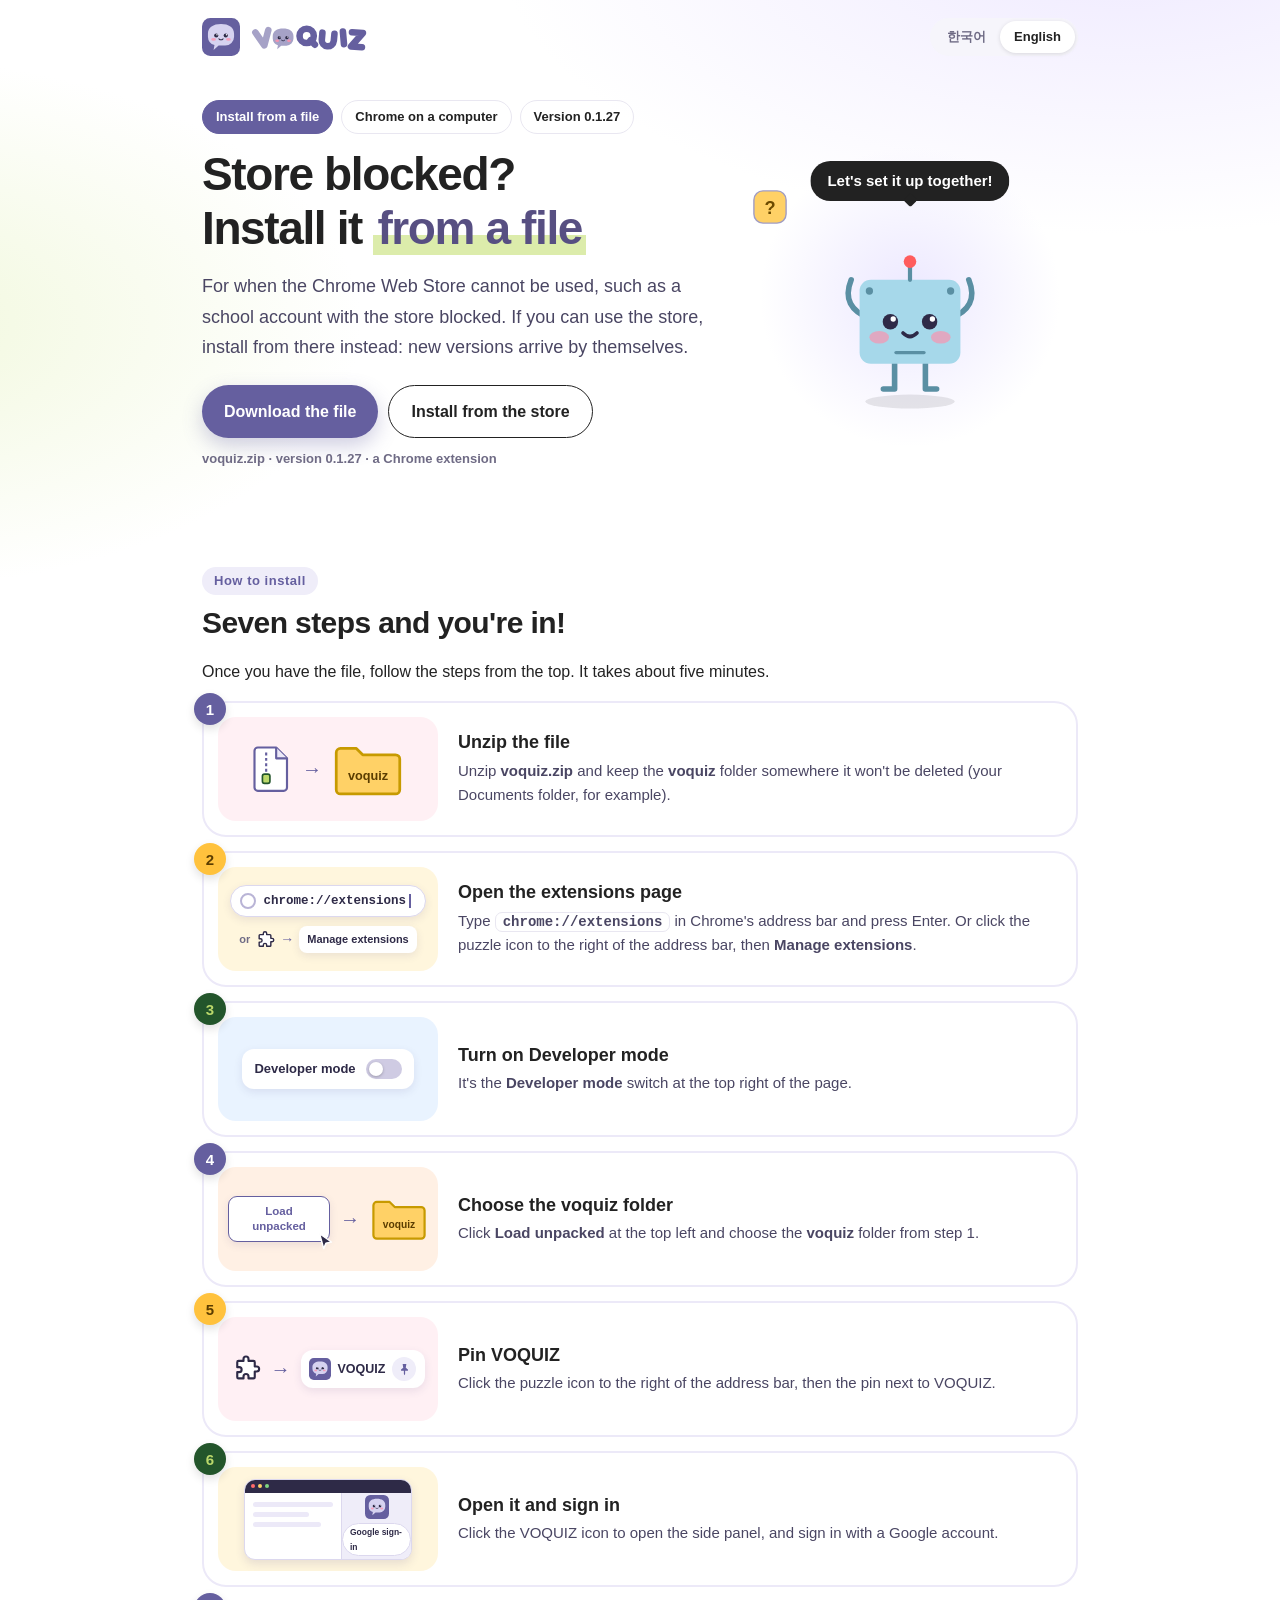
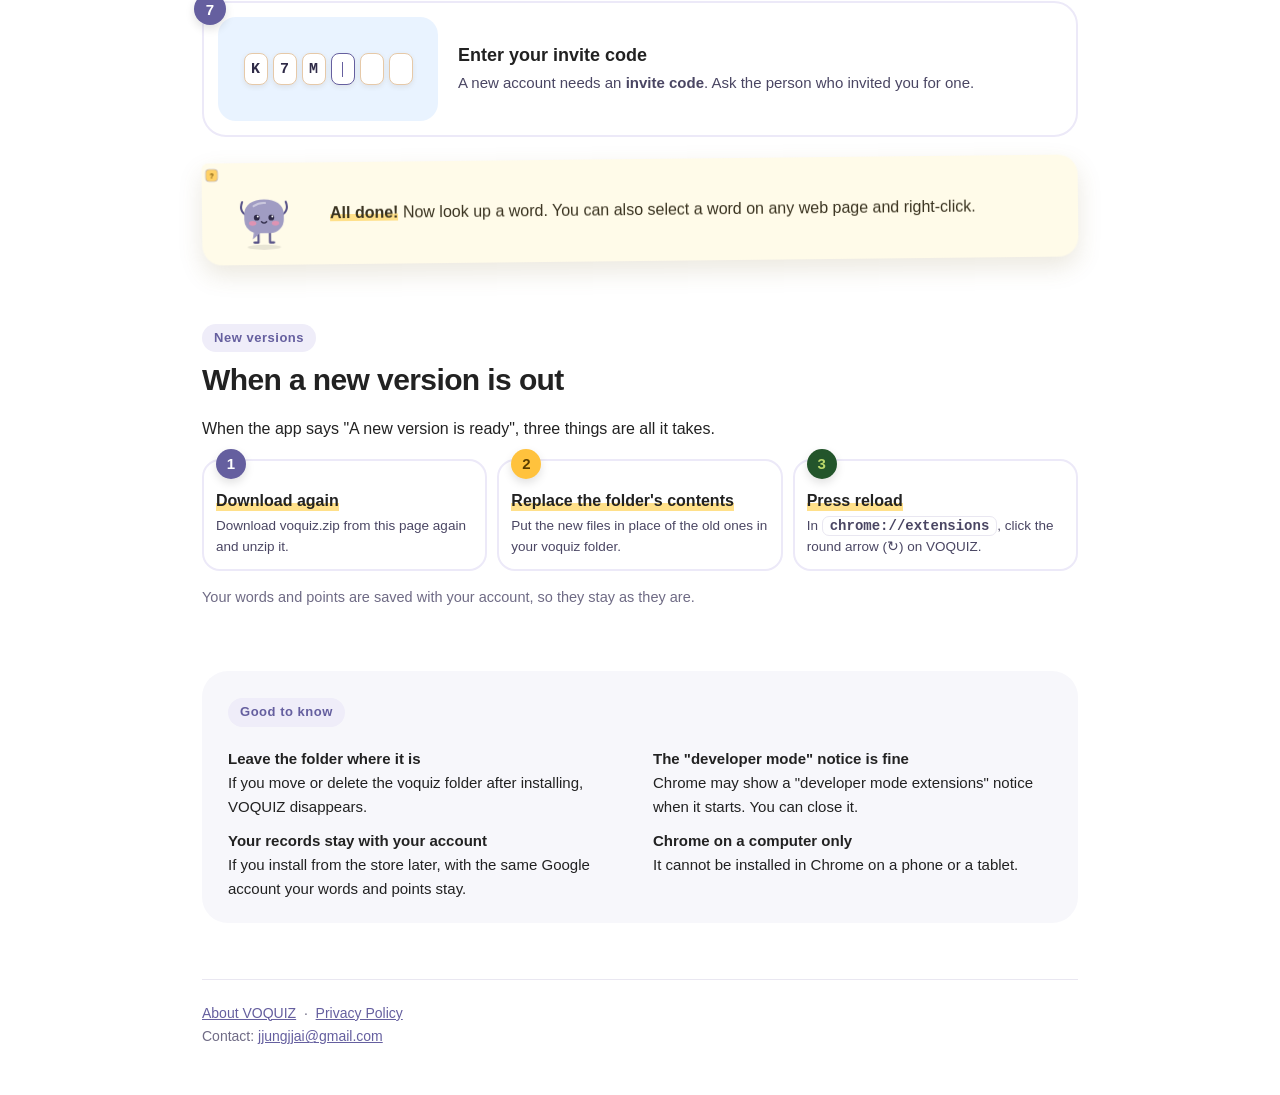
<file: install.html>
<!doctype html>
<html lang="ko">
<head>
<meta charset="utf-8">
<meta name="viewport" content="width=device-width, initial-scale=1">
<meta name="robots" content="noindex">
<title>VOQUIZ 설치하기</title>
<link rel="icon" href="data:image/svg+xml,<svg xmlns='http://www.w3.org/2000/svg' viewBox='0 0 128 128' aria-hidden='true'> <rect width='128' height='128' rx='28' fill='%23655f9f'/><g transform='translate(0 -7)'> <path d='M20 60 c0 -22 18 -33 44 -33 s44 11 44 33 v10 a30 30 0 0 1 -30 30 h-22 l-17 15 l3 -17 a30 30 0 0 1 -22 -28 z' fill='%23d6d2f0'/> <ellipse cx='39' cy='79' rx='8' ry='5' fill='%23ff8fab' opacity='.75'/><ellipse cx='89' cy='79' rx='8' ry='5' fill='%23ff8fab' opacity='.75'/> <circle cx='48' cy='66' r='7' fill='%232e2a47'/><circle cx='80' cy='66' r='7' fill='%232e2a47'/> <circle cx='50.5' cy='63.5' r='2.4' fill='%23fff'/><circle cx='82.5' cy='63.5' r='2.4' fill='%23fff'/> <path d='M57 77 q7 7 14 0' fill='none' stroke='%232e2a47' stroke-width='3.4' stroke-linecap='round'/> </g></svg>">
<style>
:root { --accent: #655f9f; --accent-dark: #574f82; --lime: #bbd86b; --good: #23552b; --text: #222; --bg: #fff; --surface: #f6f5fb; --line: #e9e7f1; --muted: #6f6b85; --m-ink: #2e2a47; }
* { box-sizing: border-box; }
html { scroll-behavior: smooth; }
body { margin: 0; font: 16px/1.7 -apple-system, "Apple SD Gothic Neo", "Malgun Gothic", "Noto Sans KR", "Segoe UI", sans-serif; color: var(--text); background: var(--bg); }
a { color: var(--accent); }
.wrap { max-width: 920px; margin: 0 auto; padding: 0 22px; }
header.top { display: flex; align-items: center; gap: 10px; padding: 18px 0; }
.brand { display: inline-flex; align-items: center; gap: 8px; color: var(--accent); text-decoration: none; }
.brand .icon svg { display: block; width: 38px; height: 38px; }
.brand .word svg { display: block; height: 34px; width: auto; }
.lang { margin-left: auto; display: inline-flex; padding: 3px; border-radius: 999px; background: var(--surface); }
.lang a { text-decoration: none; padding: 5px 14px; border-radius: 999px; font-size: 13px; font-weight: 700; color: var(--muted); }
.lang a.on { background: var(--bg); color: var(--text); box-shadow: 0 1px 4px rgba(0, 0, 0, .12); }

.hero { display: grid; grid-template-columns: 1.15fr .85fr; gap: 24px; align-items: center; padding: 34px 0 30px; }
.hero h1 { font-size: 40px; line-height: 1.22; letter-spacing: -.03em; margin: 0 0 14px; }
.hero h1 em { font-style: normal; color: var(--accent); }
.lead { font-size: 17px; color: var(--muted); margin: 0; max-width: 34em; word-break: keep-all; }
.tags { display: flex; flex-wrap: wrap; gap: 8px; margin-top: 18px; }
.tags span { border: 1px solid var(--line); border-radius: 999px; padding: 5px 13px; font-size: 13px; font-weight: 600; }
.tags span.fill { background: var(--accent); border-color: var(--accent); color: #fff; }
.stage { position: relative; border-radius: 28px; background: var(--surface); padding: 46px 10px 18px; text-align: center; }
.stage .mascot { display: block; width: 210px; max-width: 80%; margin: 0 auto; cursor: default; }
.say { position: absolute; left: 50%; top: 16px; transform: translateX(-50%); white-space: nowrap; background: var(--text); color: #fff; border-radius: 999px; padding: 6px 15px; font-size: 14px; font-weight: 700; animation: say-in .6s cubic-bezier(.3, 1.5, .5, 1) .4s both; }
.say::after { content: ""; position: absolute; left: 50%; bottom: -4px; width: 10px; height: 10px; background: inherit; transform: translateX(-50%) rotate(45deg); border-radius: 2px; }
@keyframes say-in { from { opacity: 0; transform: translate(-50%, 8px) scale(.8); } to { opacity: 1; transform: translate(-50%, 0) scale(1); } }

h2 { font-size: 24px; letter-spacing: -.02em; margin: 46px 0 6px; }
h2 + .sub { color: var(--muted); margin: 0 0 16px; }
.cards { display: grid; grid-template-columns: repeat(2, 1fr); gap: 14px; }
.card { display: flex; gap: 12px; align-items: center; border: 1px solid var(--line); border-radius: 20px; padding: 14px 18px 14px 8px; transition: transform .2s, box-shadow .2s; }
.card:hover { transform: translateY(-3px); box-shadow: 0 10px 24px rgba(101, 95, 159, .14); }
.card .mascot { flex: none; width: 96px; margin: 0; cursor: default; }
.card b { display: block; font-size: 17px; margin-bottom: 2px; }
.card p { margin: 0; font-size: 14px; line-height: 1.6; color: var(--muted); word-break: keep-all; }
.shelf { display: grid; grid-template-columns: repeat(8, 1fr); gap: 4px; border-radius: 24px; background: var(--surface); padding: 18px 12px 10px; }
.shelf .mascot { width: 100%; margin: 0; cursor: default; }
.steps { list-style: none; counter-reset: step; margin: 0; padding: 0; display: grid; gap: 10px; }
.steps li { counter-increment: step; display: flex; gap: 12px; align-items: flex-start; word-break: keep-all; }
.steps li::before { content: counter(step); flex: none; width: 26px; height: 26px; border-radius: 50%; background: var(--accent); color: #fff; font-size: 13px; font-weight: 800; display: grid; place-items: center; margin-top: 2px; }
.note { border: 1.5px dashed var(--accent); border-radius: 20px; padding: 16px 18px; font-size: 15px; background: color-mix(in srgb, var(--accent) 5%, transparent); word-break: keep-all; }
footer { margin-top: 56px; padding: 22px 0 46px; border-top: 1px solid var(--line); font-size: 14px; color: var(--muted); }

/* the privacy policy */
.doc { max-width: 760px; padding-bottom: 20px; }
.doc h1 { font-size: 30px; letter-spacing: -.02em; margin: 26px 0 8px; }
.doc h2 { font-size: 19px; margin: 34px 0 8px; }
.doc p, .doc li { color: #3b3852; }
.doc ul { padding-left: 20px; margin: 6px 0; }
.doc table { border-collapse: collapse; width: 100%; font-size: 14px; margin: 8px 0; }
.doc th, .doc td { text-align: left; vertical-align: top; border-bottom: 1px solid var(--line); padding: 9px 8px; }
.doc th { color: var(--muted); font-weight: 600; white-space: nowrap; }
.doc .lead { font-size: 15px; }

@media (max-width: 700px) {
  .hero { grid-template-columns: 1fr; padding-top: 18px; }
  .hero h1 { font-size: 31px; }
  .cards { grid-template-columns: 1fr; }
  .shelf { grid-template-columns: repeat(4, 1fr); }
  .brand .word svg { height: 28px; }
}
@media (prefers-reduced-motion: reduce) { *, *::before, *::after { animation: none !important; transition: none !important; } }
.mascot { display: block; width: 170px; margin: 14px auto 0; cursor: pointer; -webkit-tap-highlight-color: transparent; }
.mascot svg { display: block; width: 100%; height: auto; overflow: visible; }
.mascot .m-body { fill: var(--accent); }
.mascot .m-arm, .mascot .m-leg { fill: none; stroke: var(--accent-dark); stroke-width: 4.5; stroke-linecap: round; stroke-linejoin: round; }
.mascot .m-eyes circle { fill: #fff; }
.mascot .m-smile { fill: none; stroke: #fff; stroke-width: 3; stroke-linecap: round; }
.mascot .m-cheek { fill: #fff; opacity: .25; }
.mascot .m-shadow { fill: var(--text); opacity: .1; transform-box: fill-box; transform-origin: center; animation: m-shadow 1.2s ease-in-out infinite; }
.mascot .m-tile rect { fill: var(--lime); }
.mascot .m-tile.t2 rect { fill: #fff; stroke: var(--accent); stroke-width: 2; }
.mascot .m-tile.t3 rect { fill: var(--good); }
.mascot .m-tile text { font: 800 13px/1 -apple-system, "Apple SD Gothic Neo", "Malgun Gothic", sans-serif; text-anchor: middle; fill: #23552b; }
.mascot .m-tile.t2 text { fill: var(--accent); }
.mascot .m-tile.t3 text { fill: #fff; }
.mascot .m-bob { animation: m-bob 1.2s ease-in-out infinite; transform-box: fill-box; transform-origin: center bottom; }
.mascot .m-eyes { transform-box: fill-box; transform-origin: center; animation: m-blink 4s infinite; }
.mascot .m-arm { transform-box: fill-box; }
.mascot .m-arm.l { transform-origin: 100% 100%; animation: m-toss 1.2s ease-in-out infinite; }
.mascot .m-arm.r { transform-origin: 0% 100%; animation: m-toss-r 1.2s ease-in-out infinite; animation-delay: -.6s; }
.mascot .m-leg.l { animation: m-step 1.2s ease-in-out infinite; }
.mascot .m-leg.r { animation: m-step 1.2s ease-in-out infinite; animation-delay: -.6s; }
.mascot .m-tile { animation: m-juggle 2.4s linear infinite; }
.mascot .m-tile.t2 { animation-delay: -.8s; }
.mascot .m-tile.t3 { animation-delay: -1.6s; }
.mascot.jump svg { animation: m-jump .6s cubic-bezier(.3, 1.6, .5, 1); }
.mascot { width: 150px; margin-top: 8px; }
.mascot { position: relative; user-select: none; touch-action: manipulation; }
.mascot svg { transform-origin: 50% 92%; transition: transform .15s; }
.mascot .m-eyes-happy, .mascot .m-laugh { display: none; }
.mascot .m-eyes-happy path { fill: none; stroke: #fff; stroke-width: 3.2; stroke-linecap: round; }
.mascot .m-laugh { fill: #fff; }
.mascot.happy .m-eyes, .mascot.happy .m-smile { display: none; }
.mascot.happy .m-eyes-happy, .mascot.happy .m-laugh { display: block; }
.mascot.happy .m-cheek { opacity: .5; }
.mascot.happy .m-tile { animation-duration: 1.1s; }
.mascot.jump svg { animation: m-jump .6s cubic-bezier(.3, 1.6, .5, 1); }
.mascot.spin svg { animation: m-spin .7s cubic-bezier(.3, .9, .3, 1); transform-origin: 50% 60%; }
.mascot.wiggle svg { animation: m-wiggle .7s ease-in-out; }
.mascot.squish svg { animation: m-squish .6s cubic-bezier(.3, 1.5, .5, 1); }
.mascot.stretch svg { animation: m-stretch .6s cubic-bezier(.3, 1.5, .5, 1); }
.mascot.flip svg { animation: m-flip .75s cubic-bezier(.4, 0, .2, 1); transform-origin: 50% 60%; }
.mascot.party svg { animation: m-party 1.2s cubic-bezier(.3, 1, .4, 1); }
.mascot { --m-ink: #2e2a47; }
.mascot .m-body { fill: color-mix(in srgb, var(--accent) 62%, #fff); }
.mascot .m-arm, .mascot .m-leg { stroke: color-mix(in srgb, var(--accent) 85%, #000); stroke-width: 4; }
.mascot .m-shine { fill: none; stroke: #fff; stroke-width: 4; stroke-linecap: round; opacity: .45; }
.mascot .m-sprout { fill: var(--lime); stroke: var(--good); stroke-width: 2.4; stroke-linecap: round; stroke-linejoin: round; transform-box: fill-box; transform-origin: 50% 100%; animation: m-sway 2.4s ease-in-out infinite; }
.mascot .m-eyes circle { fill: var(--m-ink); }
.mascot .m-eyes .m-glint { fill: #fff; }
.mascot .m-eyes-happy path { stroke: var(--m-ink); stroke-width: 3.4; }
.mascot .m-smile { stroke: var(--m-ink); stroke-width: 2.6; }
.mascot .m-cheek { fill: #ff8fab; opacity: .65; }
.mascot.happy .m-cheek { opacity: .95; }
.mascot .m-laugh { fill: var(--m-ink); }
.mascot .m-laugh .m-tongue { fill: #ff8fab; }
.mascot .m-tile.t3 rect { fill: #ffd166; }
.mascot .m-tile.t3 text { fill: #6b4a00; }
.mascot .m-tile.t2 rect { stroke: color-mix(in srgb, var(--accent) 62%, #fff); }
.mascot.happy .m-sprout { animation-duration: .5s; }
.mascot .e, .mascot .mo { display: none; }
.mascot:not([data-eyes]) .e-default, .mascot[data-eyes="default"] .e-default,
.mascot[data-eyes="wide"] .e-wide, .mascot[data-eyes="wink"] .e-wink, .mascot[data-eyes="happy"] .e-happy,
.mascot[data-eyes="closed"] .e-closed, .mascot[data-eyes="laugh"] .e-laugh, .mascot[data-eyes="dizzy"] .e-dizzy,
.mascot[data-eyes="heart"] .e-heart, .mascot[data-eyes="star"] .e-star { display: block; }
.mascot:not([data-mouth]) .mo-smile, .mascot[data-mouth="smile"] .mo-smile, .mascot[data-mouth="cat"] .mo-cat,
.mascot[data-mouth="wavy"] .mo-wavy, .mascot[data-mouth="o"] .mo-o, .mascot[data-mouth="yawn"] .mo-yawn,
.mascot[data-mouth="laugh"] .mo-laugh { display: block; }
.mascot .e circle { fill: var(--m-ink); }
.mascot .e .m-glint { fill: #fff; }
.mascot .line { fill: none; stroke: var(--m-ink); stroke-width: 3.2; stroke-linecap: round; stroke-linejoin: round; }
.mascot .mo-cat, .mascot .mo-wavy { stroke-width: 2.6; }
.mascot .e-heart path { fill: #f0486b; }
.mascot .e-star path { fill: #ffc12b; stroke: #e39a00; stroke-width: 1; stroke-linejoin: round; }
.mascot .mo-o, .mascot .mo-yawn ellipse, .mascot .mo-laugh path { fill: var(--m-ink); }
.mascot .mo .m-tongue { fill: #ff8fab !important; }
.mascot .e-heart { transform-box: fill-box; transform-origin: center; animation: m-beat .5s ease-in-out infinite; }
.mascot .e-star { transform-box: fill-box; transform-origin: center; animation: m-twinkle .6s ease-in-out infinite; }
.mascot .e-dizzy { transform-box: fill-box; transform-origin: center; animation: m-woozy .5s linear infinite; }
.mascot .mo-yawn { transform-box: fill-box; transform-origin: center top; animation: m-yawn 1.6s ease-in-out both; }
.mascot .m-cheek { transform-box: fill-box; transform-origin: center; transition: transform .2s, opacity .2s; }
.mascot[data-blush="1"] .m-cheek { opacity: 1; transform: scale(1.35); }
.mascot .m-look { transition: transform .25s cubic-bezier(.3, 1.4, .5, 1); }
.mascot[data-look="l"] .m-look { transform: translateX(-4px); }
.mascot[data-look="r"] .m-look { transform: translateX(4px); }
.mascot[data-look="u"] .m-look { transform: translateY(-3px); }
.mascot[data-eyes]:not([data-eyes="default"]) .m-tile { animation-duration: 1.3s; }
.mascot[data-eyes="closed"] .m-tile { animation-duration: 3.4s; }
.mascot.shrink svg { animation: m-shrink 1s cubic-bezier(.3, 1.4, .5, 1); }
.mascot.pop svg { animation: m-startle .6s cubic-bezier(.3, 1.8, .5, 1); }
.mascot.sway svg { animation: m-sway-body 1.6s ease-in-out; }
.mascot.shake svg { animation: m-shake .6s linear; }
.mascot.tilt svg { animation: m-tilt .9s cubic-bezier(.3, 1.4, .5, 1); }
.mascot.bounce svg { animation: m-bounce .9s cubic-bezier(.3, 1.3, .5, 1); }
.mascot.hop svg { animation: m-hop .6s cubic-bezier(.3, 1.5, .5, 1); }
.mascot .m-pose { display: block; transform-origin: 50% 92%; transition: transform .45s cubic-bezier(.3, 1.3, .5, 1); }
.mascot .m-tiles, .mascot .m-legs, .mascot .m-arm { transition: opacity .3s; }
.mascot { --accent: #655f9f; --accent-dark: #574f82; --lime: #bbd86b; --good: #23552b; }
@keyframes m-bob { 0%, 100% { transform: translateY(0) scale(1, 1); } 50% { transform: translateY(3px) scale(1.04, .96); } }
@keyframes m-shadow { 0%, 100% { transform: scaleX(1); } 50% { transform: scaleX(1.12); } }
@keyframes m-blink { 0%, 44%, 50%, 100% { transform: scaleY(1); } 47% { transform: scaleY(.1); } }
@keyframes m-toss { 0%, 100% { transform: rotate(0); } 50% { transform: rotate(-12deg); } }
@keyframes m-toss-r { 0%, 100% { transform: rotate(0); } 50% { transform: rotate(12deg); } }
@keyframes m-step { 0%, 100% { transform: translateY(0); } 50% { transform: translateY(-3px); } }
@keyframes m-juggle {
  0% { transform: translate(60px, 46px) rotate(-10deg); }
  14% { transform: translate(72px, 20px) rotate(8deg); }
  28% { transform: translate(90px, 6px) rotate(16deg); }
  42% { transform: translate(110px, 6px) rotate(8deg); }
  56% { transform: translate(128px, 20px) rotate(-6deg); }
  70% { transform: translate(140px, 46px) rotate(-14deg); }
  85% { transform: translate(100px, 40px) rotate(-4deg); }
  100% { transform: translate(60px, 46px) rotate(-10deg); }
}
@keyframes m-jump { 0% { transform: translateY(0); } 40% { transform: translateY(-18px) rotate(-4deg); } 100% { transform: translateY(0); } }
@keyframes m-spin { to { transform: rotate(360deg); } }
@keyframes m-wiggle { 0%, 100% { transform: rotate(0); } 20% { transform: rotate(-12deg); } 40% { transform: rotate(11deg); } 60% { transform: rotate(-8deg); } 80% { transform: rotate(6deg); } }
@keyframes m-squish { 0%, 100% { transform: scale(1); } 35% { transform: scale(1.22, .72); } 65% { transform: scale(.92, 1.1); } }
@keyframes m-stretch { 0%, 100% { transform: scale(1); } 40% { transform: scale(.8, 1.28) translateY(-8px); } 70% { transform: scale(1.06, .95); } }
@keyframes m-flip { 0% { transform: translateY(0) rotate(0); } 50% { transform: translateY(-26px) rotate(-180deg); } 100% { transform: translateY(0) rotate(-360deg); } }
@keyframes m-party { 0% { transform: translateY(0) rotate(0) scale(1); } 20% { transform: translateY(-22px) rotate(-10deg) scale(1.08); } 40% { transform: translateY(0) rotate(8deg) scale(1.05, .92); } 60% { transform: translateY(-16px) rotate(-6deg) scale(1.06); } 80% { transform: translateY(0) rotate(4deg) scale(1.03, .95); } 100% { transform: translateY(0) rotate(0) scale(1); } }
@keyframes m-pop { 0% { opacity: 0; transform: translate(-50%, -50%) scale(.3); } 20% { opacity: 1; transform: translate(calc(-50% + var(--dx) * .4), calc(-50% + var(--dy) * .5)) scale(1.25) rotate(var(--turn)); } 100% { opacity: 0; transform: translate(calc(-50% + var(--dx)), calc(-50% + var(--dy))) scale(.8) rotate(var(--turn)); } }
@keyframes m-say { 0% { opacity: 0; transform: translate(-50%, 6px) scale(.8); } 12%, 80% { opacity: 1; transform: translate(-50%, -6px) scale(1); } 100% { opacity: 0; transform: translate(-50%, -12px) scale(.95); } }
@keyframes m-sway { 0%, 100% { transform: rotate(-9deg); } 50% { transform: rotate(9deg); } }
@keyframes m-beat { 50% { transform: scale(1.25); } }
@keyframes m-twinkle { 50% { transform: scale(1.2) rotate(12deg); } }
@keyframes m-woozy { to { transform: rotate(360deg); } }
@keyframes m-yawn { 0%, 100% { transform: scale(.4, .3); } 35%, 70% { transform: scale(1); } }
@keyframes m-shrink { 0%, 100% { transform: scale(1) rotate(0); } 30%, 75% { transform: scale(.86) rotate(-7deg) translateY(4px); } }
@keyframes m-startle { 0%, 100% { transform: scale(1); } 30% { transform: scale(1.18, 1.24) translateY(-12px); } 60% { transform: scale(.96, 1.02); } }
@keyframes m-sway-body { 0%, 100% { transform: rotate(0); } 25% { transform: rotate(-7deg); } 50% { transform: rotate(0) translateY(2px); } 75% { transform: rotate(7deg); } }
@keyframes m-shake { 0%, 100% { transform: translateX(0) rotate(0); } 15% { transform: translateX(-6px) rotate(-4deg); } 30% { transform: translateX(6px) rotate(4deg); } 45% { transform: translateX(-5px) rotate(-3deg); } 60% { transform: translateX(5px) rotate(3deg); } 80% { transform: translateX(-2px); } }
@keyframes m-tilt { 0%, 100% { transform: rotate(0); } 35%, 70% { transform: rotate(14deg) translateX(4px); } }
@keyframes m-bounce { 0%, 100% { transform: translateY(0); } 20% { transform: translateY(-12px) rotate(-4deg); } 40% { transform: translateY(0) scale(1.05, .94); } 60% { transform: translateY(-12px) rotate(4deg); } 80% { transform: translateY(0) scale(1.05, .94); } }
@keyframes m-hop { 0%, 100% { transform: translateY(0); } 45% { transform: translateY(-9px); } 70% { transform: translateY(0) scale(1.04, .95); } }
@keyframes m-roll-r { to { transform: rotate(720deg); } }
@keyframes m-roll-l { to { transform: rotate(-720deg); } }
/* ---------- interactive parts ---------- */
button { font: inherit; color: inherit; background: none; border: 0; padding: 0; cursor: pointer; }
.stage .mascot { cursor: pointer; -webkit-tap-highlight-color: transparent; }
.stage .hint { margin: 6px 0 0; font-size: 12px; font-weight: 600; color: var(--muted); }
.stage .pop { position: absolute; left: 50%; top: 52%; font-size: 20px; pointer-events: none; animation: pop-fly .95s cubic-bezier(.2, .8, .3, 1) forwards; }
@keyframes pop-fly { 0% { opacity: 0; transform: translate(-50%, -50%) scale(.3); } 20% { opacity: 1; } 100% { opacity: 0; transform: translate(calc(-50% + var(--dx)), calc(-50% + var(--dy))) rotate(var(--turn)) scale(1.1); } }
button.card { width: 100%; text-align: left; position: relative; background: var(--bg); }
button.card:focus-visible, .pick:focus-visible, dialog button:focus-visible { outline: 2px solid var(--accent); outline-offset: 3px; }
.card .more { display: inline-block; margin-top: 6px; font-size: 13px; font-weight: 700; color: var(--accent); }
.card:hover .more { text-decoration: underline; }
.card:hover .mascot svg { animation: m-jump .6s cubic-bezier(.3, 1.6, .5, 1); }
.shelf .pick { border-radius: 16px; padding: 4px 0 0; transition: background .15s, transform .15s; }
.shelf .pick:hover { background: var(--bg); transform: translateY(-4px); }
.shelf .pick[aria-pressed="true"] { background: var(--bg); box-shadow: 0 0 0 2px var(--accent); }
.shelf .pick .mascot { pointer-events: none; }

dialog { width: min(560px, calc(100vw - 28px)); max-height: calc(100vh - 28px); border: 0; border-radius: 26px; padding: 0; color: var(--text); box-shadow: 0 30px 80px rgba(30, 26, 60, .35); }
dialog::backdrop { background: rgba(30, 26, 60, .45); backdrop-filter: blur(3px); }
dialog[open] { animation: sheet-in .3s cubic-bezier(.2, 1.2, .4, 1); }
@keyframes sheet-in { from { opacity: 0; transform: translateY(24px) scale(.97); } to { opacity: 1; transform: none; } }
.sheet { padding: 22px 22px 24px; }
.sheet-head { display: flex; align-items: center; gap: 10px; }
.sheet-head .mascot { flex: none; width: 84px; margin: -10px 0 -6px -10px; cursor: default; }
.sheet-head h3 { flex: 1; margin: 0; font-size: 22px; letter-spacing: -.02em; }
.sheet-head .close { flex: none; width: 36px; height: 36px; border-radius: 50%; background: var(--surface); font-size: 18px; line-height: 1; }
.sheet ul.points { list-style: none; margin: 12px 0 0; padding: 0; display: grid; gap: 7px; }
.sheet ul.points li { position: relative; padding-left: 24px; font-size: 15px; line-height: 1.55; word-break: keep-all; }
.sheet ul.points li::before { content: "✓"; position: absolute; left: 0; top: 3px; width: 17px; height: 17px; border-radius: 50%; background: var(--lime); color: var(--good); font-size: 11px; font-weight: 900; display: grid; place-items: center; }
.try { margin: 18px 0 8px; font-size: 13px; font-weight: 800; color: var(--accent); letter-spacing: .02em; }
.demo { border: 1px solid var(--line); border-radius: 18px; padding: 16px; }
.demo .word { font-size: 22px; font-weight: 800; letter-spacing: -.02em; }
.demo .word span { font-size: 15px; font-weight: 600; color: var(--muted); margin-left: 8px; }
.demo .def { margin: 6px 0 0; font-size: 15px; line-height: 1.55; }
.demo .def.second { color: var(--muted); font-size: 14px; }
.veil { display: block; width: 100%; margin-top: 10px; text-align: left; border-radius: 12px; padding: 10px 12px; background: var(--surface); font-size: 14px; }
.veil small { display: block; font-size: 11px; font-weight: 800; color: var(--accent); margin-bottom: 2px; }
.veil span { filter: blur(6px); transition: filter .35s; user-select: none; }
.veil em { font-style: normal; float: right; font-size: 12px; font-weight: 700; color: var(--accent); }
.veil.open span { filter: none; user-select: auto; }
.veil.open em { display: none; }
.day { font-size: 12px; font-weight: 800; color: var(--muted); margin: 10px 0 2px; }
.day:first-child { margin-top: 0; }
.row { display: flex; align-items: center; gap: 10px; padding: 8px 0; border-top: 1px solid var(--line); }
.row i { flex: none; width: 34px; height: 34px; border-radius: 10px; background: var(--surface); font-style: normal; font-weight: 800; color: var(--accent); display: grid; place-items: center; }
.row div { flex: 1; min-width: 0; font-weight: 700; }
.row div small { display: block; font-weight: 500; color: var(--muted); }
.row .star { flex: none; width: 36px; height: 36px; border-radius: 50%; font-size: 20px; color: #c9c6d8; transition: transform .2s; }
.row .star[aria-pressed="true"] { color: #f5b301; transform: scale(1.2) rotate(72deg); }
.q { font-size: 17px; font-weight: 700; line-height: 1.5; word-break: keep-all; }
.choices { display: grid; grid-template-columns: 1fr 1fr; gap: 8px; margin-top: 12px; }
.choice { border: 1px solid var(--line); border-radius: 12px; padding: 10px 12px; text-align: left; font-weight: 700; transition: border-color .15s, background .15s, transform .15s; }
.choice:hover:not(:disabled) { border-color: var(--text); }
.choice.ok { border-color: var(--good); background: #eef6dc; color: var(--good); transform: scale(1.03); }
.choice.no { border-color: #d93a2b; background: #fdecea; color: #b93a2b; animation: shake .4s; }
.choice.dim { opacity: .45; }
@keyframes shake { 20% { transform: translateX(-5px); } 40% { transform: translateX(5px); } 60% { transform: translateX(-3px); } 80% { transform: translateX(3px); } }
.verdict { min-height: 1.7em; margin: 10px 0 0; font-weight: 800; text-align: center; }
.verdict.good { color: var(--good); } .verdict.bad { color: #b93a2b; }
.go { display: block; width: 100%; margin-top: 12px; border-radius: 999px; padding: 11px 0; background: var(--accent); color: #fff; font-weight: 800; }
.go.ghost { background: none; color: var(--text); border: 1px solid var(--text); }
.lane { display: flex; align-items: center; gap: 8px; margin-top: 6px; }
.lane b { flex: none; width: 44px; font-size: 12px; color: var(--muted); }
.lane.me b { color: var(--accent); }
.track { position: relative; flex: 1; height: 46px; margin-right: 26px; border-bottom: 2px dashed var(--line); }
.runner { position: absolute; bottom: -4px; left: 0; width: 48px; margin-left: -24px; transition: left .35s cubic-bezier(.3, 1.3, .5, 1); }
.runner .mascot { width: 100%; margin: 0; cursor: default; }
.runner u { position: absolute; left: 50%; top: -4px; transform: translateX(-50%); text-decoration: none; min-width: 18px; padding: 0 5px; border-radius: 999px; background: var(--text); color: #fff; font-size: 10px; font-weight: 800; line-height: 15px; text-align: center; }
.lane.me .runner u { background: var(--accent); }
.clock { text-align: center; font-size: 26px; font-weight: 800; font-variant-numeric: tabular-nums; letter-spacing: -.02em; }
@media (max-width: 700px) { .choices { grid-template-columns: 1fr; } .sheet { padding: 18px 16px 20px; } }

/* ---------- a search result, with each part named ---------- */
.demo.result { padding: 14px 16px 16px; }
.words { display: flex; flex-wrap: wrap; gap: 6px; margin-bottom: 12px; }
.word-tab { border: 1px solid var(--line); border-radius: 999px; padding: 4px 13px; font-size: 13px; font-weight: 700; color: var(--muted); }
.word-tab[aria-selected="true"] { background: var(--text); border-color: var(--text); color: #fff; }
.demo.result .word { font-size: 26px; }
.meaning { display: grid; grid-template-columns: 1fr 1fr; gap: 8px; margin-top: 10px; }
.meaning .m { border-radius: 14px; padding: 10px 12px; }
.meaning .m.ko { background: #efedf9; } .meaning .m.en { background: #eef6dc; }
.meaning small, .section h4 { display: inline-block; font-size: 11px; font-weight: 800; letter-spacing: .03em; border-radius: 999px; padding: 1px 9px; margin: 0 0 4px; }
.meaning .ko small { background: var(--accent); color: #fff; } .meaning .en small { background: var(--good); color: var(--lime); }
.meaning p { margin: 0; font-size: 15px; line-height: 1.5; font-weight: 600; word-break: keep-all; }
.section { margin-top: 12px; }
.section h4 { background: var(--surface); color: var(--accent); }
.section.easy h4 { background: #ffd166; color: #6b4a00; }
.section.easy .veil { margin-top: 6px; }
.section .ex { margin: 0; font-size: 15px; font-weight: 600; line-height: 1.5; }
.section .ex span { font-weight: 500; color: var(--muted); }
.section.saying { border-radius: 14px; background: #fff6dd; padding: 10px 12px; }
.section.saying h4 { background: #ffb347; color: #5b3200; }
.section.saying p { margin: 4px 0 0; font-size: 14px; line-height: 1.5; }
.section.saying p em { font-style: normal; font-size: 11px; font-weight: 800; color: #a05a00; margin-right: 6px; }
.section.saying p b { font-size: 16px; }
.section.saying p span { display: block; color: #6b5a3a; }
.legend { display: flex; flex-wrap: wrap; gap: 8px; margin-top: 16px; }
.legend span { border-radius: 999px; padding: 6px 14px; font-size: 14px; font-weight: 800; }
.legend .k { background: var(--accent); color: #fff; } .legend .e { background: var(--good); color: var(--lime); }
.legend .m { background: #ffd166; color: #6b4a00; } .legend .s { background: #ffb347; color: #5b3200; }
@media (max-width: 700px) { .meaning { grid-template-columns: 1fr; } }

/* ---------- explanation on one side, the real app on the other ---------- */
dialog { width: min(940px, calc(100vw - 28px)); }
.sheet { position: relative; display: grid; grid-template-columns: 1fr 420px; padding: 0; }
.sheet > .close { position: absolute; right: 14px; top: 14px; width: 36px; height: 36px; border-radius: 50%; background: #fff; box-shadow: 0 2px 8px rgba(0, 0, 0, .15); font-size: 18px; line-height: 1; z-index: 2; }
.guide-side { padding: 26px 26px 28px; }
.live-side { padding: 26px 22px 20px; background: #efedf9; border-radius: 0 26px 26px 0; }
.kind { display: inline-block; font-size: 12px; font-weight: 800; letter-spacing: .05em; border-radius: 999px; padding: 3px 12px; background: var(--surface); color: var(--muted); margin-bottom: 10px; }
.kind.try { background: var(--accent); color: #fff; }
.guide-side .sheet-head .mascot { width: 96px; }
.guide-side h3 { font-size: 26px; }
.guide-side ul.points { margin-top: 16px; gap: 11px; }
.guide-side ul.points li { font-size: 16px; }
.live { border-radius: 20px; background: #fff; box-shadow: 0 14px 34px rgba(60, 50, 120, .2); overflow: hidden; }
.live-bar { display: flex; align-items: center; gap: 5px; padding: 9px 12px; background: #2e2a47; color: #fff; font-size: 12px; }
.live-bar i { width: 9px; height: 9px; border-radius: 50%; background: #ff6b6b; } .live-bar i:nth-child(2) { background: #ffd166; } .live-bar i:nth-child(3) { background: #7fd67f; }
.live-bar b { margin-left: 6px; font-weight: 700; }
.live-bar em { margin-left: auto; font-style: normal; font-weight: 800; font-size: 10px; letter-spacing: .06em; background: var(--lime); color: var(--good); border-radius: 999px; padding: 1px 8px; }
.live-tabs { display: flex; gap: 6px; padding: 8px 10px; background: #f6f5fb; border-bottom: 1px solid var(--line); overflow-x: auto; }
.live-tabs button { flex: none; border: 1px solid var(--line); border-radius: 999px; padding: 4px 12px; font-size: 12px; font-weight: 700; color: var(--muted); background: #fff; }
.live-tabs button[aria-pressed="true"] { background: var(--text); border-color: var(--text); color: #fff; }
.live-screen { position: relative; height: 620px; background: #fff; }
.live-screen iframe { position: absolute; inset: 0; width: 100%; height: 100%; border: 0; opacity: 0; transition: opacity .3s; }
.live.ready iframe { opacity: 1; }
.live-loading { position: absolute; inset: 0; display: grid; place-items: center; color: var(--muted); font-size: 14px; font-weight: 600; }
.live.ready .live-loading { display: none; }
.live-note { margin: 0; padding: 9px 12px 11px; font-size: 12px; line-height: 1.5; color: var(--muted); background: #f6f5fb; border-top: 1px solid var(--line); word-break: keep-all; }
#try-dict .live { box-shadow: 0 18px 44px rgba(101, 95, 159, .2); border: 2px solid #ece9f8; }
#try-dict .live-screen { height: 600px; }
@media (max-width: 860px) {
  .sheet { grid-template-columns: 1fr; }
  .live-side { border-radius: 0 0 26px 26px; padding: 18px 14px 16px; }
  .guide-side { padding: 22px 18px 18px; }
  .live-screen { height: 560px; }
}

/* ---------- every character: a strip to scroll, and a window with all of them ---------- */
.mascot.shade { filter: brightness(0) opacity(.14); }
.parade { display: flex; gap: 2px; overflow-x: auto; padding: 14px 6px 8px; margin-top: 12px; scroll-snap-type: x proximity; scrollbar-width: thin; -webkit-mask-image: linear-gradient(90deg, transparent, #000 5%, #000 95%, transparent); mask-image: linear-gradient(90deg, transparent, #000 5%, #000 95%, transparent); }
.walker { position: relative; flex: none; width: 84px; border-radius: 16px; scroll-snap-align: start; transition: transform .15s; }
.walker:hover { transform: translateY(-5px); }
.walker .mascot { width: 100%; margin: 0; pointer-events: none; }
.walker i, .face-card.secret .mascot + b::before { font-style: normal; }
.walker i { position: absolute; left: 0; right: 0; top: 42%; text-align: center; font-size: 22px; font-weight: 900; color: var(--accent); opacity: .7; }
.walker.secret:hover .mascot { animation: m-wiggle .7s ease-in-out; }
.center { text-align: center; margin: 12px 0 0; }
dialog#all { width: min(880px, calc(100vw - 28px)); }
.all { padding: 24px 22px 22px; }
.all-head { display: flex; gap: 12px; align-items: flex-start; position: sticky; top: 0; background: #fff; padding-bottom: 12px; z-index: 1; }
.all-head h3 { margin: 0; font-size: 24px; letter-spacing: -.02em; }
.all-head h3 em { font-style: normal; font-size: 13px; font-weight: 800; color: var(--accent); background: #efedf9; border-radius: 999px; padding: 2px 10px; vertical-align: 4px; margin-left: 6px; white-space: nowrap; }
.all-head p { margin: 4px 0 0; font-size: 14px; color: var(--muted); line-height: 1.55; word-break: keep-all; }
.all-head .close { flex: none; margin-left: auto; width: 36px; height: 36px; border-radius: 50%; background: var(--surface); font-size: 18px; line-height: 1; }
.all-grid { display: grid; grid-template-columns: repeat(auto-fill, minmax(104px, 1fr)); gap: 10px; }
.face-card { position: relative; border: 1.5px solid var(--line); border-radius: 18px; padding: 6px 6px 10px; text-align: center; background: #fff; transition: transform .15s, border-color .15s; }
.face-card:hover { transform: translateY(-3px); border-color: var(--accent); }
.face-card .mascot { width: 100%; margin: 0; pointer-events: none; }
.face-card b { display: block; font-size: 14px; }
.face-card small { display: block; font-size: 11px; font-weight: 700; color: var(--accent); min-height: 1.4em; }
.face-card.secret { background: #faf9fd; border-style: dashed; }
.face-card.secret b { color: var(--muted); letter-spacing: .1em; }
.face-card.secret small { color: #c79a00; }
.face-card.special { border-color: #ffc23d; }
.face-card u { position: absolute; left: 8px; top: 8px; text-decoration: none; font-size: 10px; font-weight: 900; color: #5b3d00; background: linear-gradient(135deg, #ffe08a, #ffc23d); border-radius: 999px; padding: 1px 7px; z-index: 1; }
.face-card.peek .mascot { animation: m-wiggle .7s ease-in-out; filter: brightness(0) opacity(.3); }
.face-card.peek b { color: var(--accent); letter-spacing: 0; animation: pop-name .3s cubic-bezier(.3, 1.6, .5, 1); }
@keyframes pop-name { from { transform: scale(.6); } to { transform: none; } }
/* ---------- the home page ---------- */
body.home { background: radial-gradient(900px 420px at 88% -60px, #efeaff 0, transparent 70%), radial-gradient(700px 380px at -10% 12%, #f1f8dc 0, transparent 70%), #fff; }
.hero { padding: 26px 0 34px; }
.hero h1 { font-size: 46px; line-height: 1.16; }
.hero h1 em { display: inline-block; background: linear-gradient(transparent 62%, #dcecab 62%); color: var(--accent-dark); padding: 0 4px; }
.hero .lead { font-size: 18px; color: #4a4663; margin-top: 4px; }
.cta { display: flex; flex-wrap: wrap; gap: 10px; margin-top: 20px; }
.btn { display: inline-flex; align-items: center; gap: 8px; border-radius: 999px; padding: 12px 22px; font-weight: 800; text-decoration: none; background: var(--accent); color: #fff; box-shadow: 0 8px 20px rgba(101, 95, 159, .3); transition: transform .15s; }
.btn:hover { transform: translateY(-2px); }
.btn.ghost { background: #fff; color: var(--text); box-shadow: none; border: 1.5px solid var(--text); }
/* The character stands on the page itself, with no frame around it: one soft patch of colour behind. */
.stage { background: none; border: 0; box-shadow: none; border-radius: 0; padding: 54px 0 0; }
.stage::before { content: ""; position: absolute; left: 50%; top: 50%; width: 300px; height: 300px; max-width: 100%; transform: translate(-50%, -46%); border-radius: 50%; background: radial-gradient(closest-side, #ece8ff, rgba(236, 232, 255, 0)); z-index: -1; }
.stage .mascot { width: 280px; max-width: 100%; }
.stage .say { top: 8px; font-size: 15px; padding: 7px 17px; }
.stage .hint { margin-top: 2px; font-size: 12px; opacity: .8; }
.stage .float { display: none; }
.float { position: absolute; width: 38px; height: 38px; border-radius: 11px; display: grid; place-items: center; font-weight: 900; font-size: 17px; box-shadow: 0 6px 14px rgba(0, 0, 0, .1); animation: floaty 4s ease-in-out infinite; }
.float.a { left: -14px; top: 34%; background: var(--lime); color: var(--good); transform: rotate(-10deg); }
.float.b { right: -12px; top: 22%; background: #ffd166; color: #6b4a00; animation-delay: -1.3s; }
.float.c { right: 8%; bottom: -14px; background: var(--accent); color: #fff; animation-delay: -2.4s; }
@keyframes floaty { 0%, 100% { translate: 0 0; } 50% { translate: 0 -10px; } }
section.block { margin-top: 62px; }
.hero { grid-template-columns: 1.2fr .8fr; gap: 34px; align-items: center; }
.hero .tags { margin: 0 0 14px; }
.hero h1 { margin-bottom: 0; }
.bridge { margin: 22px 0 8px; font-size: 14px; font-weight: 800; color: var(--accent); }
.bridge::after { content: " ↓"; }
.three { list-style: none; counter-reset: way; margin: 0; padding: 0; display: grid; grid-template-columns: repeat(3, 1fr); gap: 10px; }
.three li { counter-increment: way; position: relative; border-radius: 18px; padding: 30px 12px 12px; background: #fff; border: 2px solid #ece9f8; }
.three li::before { content: counter(way); position: absolute; left: 12px; top: -12px; width: 30px; height: 30px; border-radius: 50%; display: grid; place-items: center; font-weight: 900; font-size: 15px; color: #fff; background: var(--accent); box-shadow: 0 4px 10px rgba(0, 0, 0, .12); }
.three li:nth-child(2)::before { background: #ffc23d; color: #5b3d00; }
.three li:nth-child(3)::before { background: var(--good); color: var(--lime); }
.three b { display: block; font-size: 16px; line-height: 1.3; background: linear-gradient(transparent 60%, #ffe08a 60%); width: fit-content; }
.three span { display: block; margin-top: 5px; font-size: 13.5px; line-height: 1.5; color: #4a4663; word-break: keep-all; }
.cta { margin-top: 22px; }
.letter { position: relative; margin: 26px 0 4px; padding: 20px 20px 14px; border-radius: 6px 20px 20px 20px; background: #fffbe9; box-shadow: 0 10px 24px rgba(120, 100, 40, .15); transform: rotate(-1deg); }
/* a strip of masking tape: see-through, a little glossy, with torn ends */
.letter .tape { position: absolute; left: 30px; top: -13px; width: 96px; height: 26px; transform: rotate(-3deg);
  background:
    linear-gradient(180deg, rgba(255, 255, 255, .45), rgba(255, 255, 255, 0) 38%, rgba(0, 0, 0, .05)),
    repeating-linear-gradient(90deg, rgba(255, 255, 255, .16) 0 2px, rgba(255, 255, 255, 0) 2px 7px),
    rgba(176, 208, 92, .62);
  clip-path: polygon(4px 0, calc(100% - 4px) 0, 100% 12%, calc(100% - 4px) 25%, 100% 38%, calc(100% - 3px) 50%, 100% 63%, calc(100% - 4px) 76%, 100% 88%, calc(100% - 4px) 100%, 4px 100%, 0 88%, 4px 75%, 0 62%, 3px 50%, 0 37%, 4px 25%, 0 12%);
  backdrop-filter: blur(.5px); }
.letter p { margin: 0; font-size: 16px; line-height: 1.7; color: #3a3320; word-break: keep-all; }
.letter p b { background: linear-gradient(transparent 60%, #ffe08a 60%); font-weight: 700; }
.letter .heart { color: #e8395a; display: inline-block; animation: heart-beat 1.2s ease-in-out infinite; }
.letter .from { display: block; margin-top: 10px; text-align: right; font-size: 13px; font-weight: 700; color: #8a7a4a; }
@keyframes heart-beat { 0%, 100% { transform: scale(1); } 30% { transform: scale(1.3); } 60% { transform: scale(.95); } }
.eyebrow { display: inline-block; font-size: 13px; font-weight: 800; letter-spacing: .04em; color: var(--accent); background: #efedf9; border-radius: 999px; padding: 3px 12px; margin-bottom: 8px; }
section.block h2 { font-size: 30px; margin: 0 0 6px; }
section.block h2 + .sub { font-size: 17px; margin-bottom: 20px; }
.two { display: grid; grid-template-columns: 1fr 420px; gap: 30px; align-items: center; }
.two ul { list-style: none; padding: 0; margin: 14px 0 0; display: grid; gap: 9px; }
.two li { position: relative; padding-left: 28px; font-size: 16px; word-break: keep-all; }
.two li::before { content: "✓"; position: absolute; left: 0; top: 4px; width: 19px; height: 19px; border-radius: 50%; background: var(--lime); color: var(--good); font-size: 12px; font-weight: 900; display: grid; place-items: center; }
#try-dict .demo { background: #fff; box-shadow: 0 14px 34px rgba(101, 95, 159, .14); border-color: #ece9f8; border-radius: 22px; }
.cards { gap: 16px; }
button.card { border: 2px solid transparent; border-radius: 24px; padding: 18px 20px 18px 8px; align-items: center; }
button.card:nth-child(1) { background: #fff0f4; } button.card:nth-child(2) { background: #fff6dd; }
button.card:nth-child(3) { background: #e9f3ff; } button.card:nth-child(4) { background: #fff0e4; }
button.card:hover { border-color: var(--accent); box-shadow: 0 14px 30px rgba(101, 95, 159, .16); }
.card .mascot { width: 112px; }
.card b { font-size: 19px; }
.card p { font-size: 15px; color: #4a4663; }
.perks { display: grid; grid-template-columns: repeat(3, 1fr); gap: 14px; }
.perk { border-radius: 22px; background: var(--surface); padding: 18px; text-align: center; }
.perk .big { font-size: 34px; font-weight: 900; letter-spacing: -.03em; color: var(--accent); line-height: 1.1; }
.perk b { display: block; margin: 4px 0 2px; }
.perk p { margin: 0; font-size: 14px; color: var(--muted); line-height: 1.55; word-break: keep-all; }
.shelf { background: #fff; border: 2px solid #ece9f8; }
.more-title { margin: 26px 0 0; font-size: 18px; color: var(--accent-dark); }
.grown { border-radius: 26px; background: #f7f7fb; padding: 26px 26px 22px; }
.grown h2 { font-size: 22px; }
.grown .facts { display: grid; grid-template-columns: repeat(2, 1fr); gap: 10px 26px; margin-top: 12px; }
.grown .facts div { font-size: 15px; line-height: 1.6; word-break: keep-all; }
.grown .facts b { display: block; }
.steps li { font-size: 17px; }
.install { display: flex; flex-wrap: wrap; align-items: center; gap: 10px 14px; margin-top: 22px; }
.install .where { font-size: 14px; color: var(--muted); }
.alt { margin: 14px 0 0; font-size: 14.5px; color: var(--muted); }
.alt a { font-weight: 700; white-space: nowrap; }
.face-card.quest { border-color: #a9d59a; }
.face-card.quest u { color: var(--good); background: var(--lime); }
/* ----- reviewed at full width ----- */
h2, .hero h1 { font-weight: 800; }
p, li { word-break: keep-all; }
.hero { align-items: center; }
.two { align-items: start; }
.two > div:first-child { position: sticky; top: 28px; padding-top: 34px; }
.cta .btn { justify-content: center; min-width: 150px; }
section.block > h2, .two h2 { line-height: 1.3; }
.shelf { padding: 16px 14px 10px; }

/* ----- reviewed at phone width ----- */
@media (max-width: 700px) {
  .wrap { padding: 0 18px; }
  header.top { padding: 14px 0 10px; }
  .hero { padding: 10px 0 8px; gap: 8px; }
  .hero .tags { gap: 6px; margin-bottom: 12px; }
  .hero .tags span { padding: 4px 11px; font-size: 12px; }
  .letter { transform: rotate(-.6deg); margin-top: 20px; padding: 20px 16px 14px; }
  .bridge { margin-top: 20px; }
  .three { gap: 8px; }
  /* the two buttons share the row, so neither hangs to the left */
  .cta { display: grid; grid-template-columns: 1fr 1fr; gap: 10px; }
  .cta .btn { min-width: 0; padding: 13px 8px; }
  .stage { padding-top: 58px; margin-top: 6px; }
  .stage .mascot { width: 220px; }
  section.block { margin-top: 48px; }
  .two > div:first-child { position: static; padding-top: 0; }
  #try-dict { margin-top: 6px; }
  .legend { gap: 6px; }
  .legend span { font-size: 13px; padding: 5px 12px; }
  button.card { padding: 14px 16px 14px 4px; }
  .card .mascot { width: 92px; }
  /* numbers on the left, words on the right: shorter, and aligned with everything else */
  .perk { display: grid; grid-template-columns: 76px 1fr; column-gap: 12px; align-items: center; text-align: left; padding: 14px 16px; }
  .perk .big { grid-row: span 2; text-align: center; font-size: 30px; }
  .perk b { margin: 0; align-self: end; }
  .perk p { align-self: start; }
  .shelf { grid-template-columns: repeat(4, 1fr); padding: 12px 8px 6px; }
  .walker { width: 72px; }
  .center .btn { display: flex; width: 100%; justify-content: center; }
  .steps li { font-size: 16px; }
  .grown { padding: 20px 18px 18px; border-radius: 22px; }
  .note { padding: 14px 15px; }
  footer { margin-top: 40px; }
  .hero { grid-template-columns: 1fr; }
  .hero h1 { font-size: 33px; } .two, .perks, .grown .facts, .three { grid-template-columns: 1fr; }
  .three li { padding: 14px 12px 12px 52px; } .three li::before { top: 14px; }
  section.block h2 { font-size: 25px; } .float { display: none; }
}
/* ----- under the story film: the headline it leads to, then who made it, then how ----- */
.film { position: relative; }
.film::after { content: ""; position: absolute; left: 50%; bottom: -8px; width: 22px; height: 22px; border-radius: 5px; background: inherit; transform: translateX(-50%) rotate(45deg); }
.hero.flow { display: block; padding: 34px 0 6px; }
.headline { text-align: center; }
.headline .tags { justify-content: center; margin: 0 0 14px; }
.headline .cta { justify-content: center; margin-top: 24px; }
.maker { display: grid; grid-template-columns: 1.2fr .8fr; gap: 34px; align-items: center; margin-top: 36px; }
.maker .letter { margin: 0; }
.hero.flow .bridge { margin: 36px 0 20px; text-align: center; }
@media (max-width: 700px) {
  .hero.flow { padding: 28px 0 0; }
  .maker { grid-template-columns: minmax(0, 1fr); gap: 0; margin-top: 30px; }
  .hero.flow .bridge { margin: 24px 0 10px; }
}
/* film:start */
/* ---------- the story film at the top: characters act out why VOQUIZ exists ---------- */
/* Words on the left, a small stage on the right. The stage is drawn at 480 x 300 and scaled to fit
   (--k, set in the script), so everything on it is placed in those units. */
.film { display: grid; grid-template-columns: minmax(0, 1fr) 480px; grid-template-areas: "words stage" "controls stage"; grid-template-rows: 1fr auto; column-gap: 26px; margin: 4px 0 10px; padding: 20px 22px 18px 30px; border-radius: 30px; background: #f1eff8; transition: background .6s; }
.film[data-mood="answer"] { background: #f3f9df; }
.film[data-mood="end"] { background: #ece8ff; }
.film-words { grid-area: words; align-self: end; min-width: 0; }
.film-chip { display: inline-block; font-size: 13px; font-weight: 800; border-radius: 999px; padding: 4px 13px; background: #2e2a47; color: #fff; transition: background .4s, color .4s; }
.film[data-mood="answer"] .film-chip { background: var(--good); color: var(--lime); }
.film[data-mood="end"] .film-chip { background: var(--accent); color: #fff; }
.film-caption { margin: 12px 0 0; min-height: 4.2em; font-size: 25px; font-weight: 800; line-height: 1.4; letter-spacing: -.02em; word-break: keep-all; }
.film-caption.in { animation: film-cap .45s cubic-bezier(.3, 1.3, .5, 1); }
@keyframes film-cap { from { opacity: 0; transform: translateY(8px); } }
.film-controls { grid-area: controls; align-self: start; display: flex; align-items: center; gap: 10px; margin-top: 12px; }
.film-dots { display: flex; gap: 6px; }
.film-dots button { width: 30px; height: 26px; padding: 0; border: 0; background: none; display: grid; align-items: center; cursor: pointer; }
.film-dots button span { display: block; height: 9px; border-radius: 999px; background: rgba(46, 42, 71, .16); overflow: hidden; }
.film-dots button i { display: block; width: 0; height: 100%; border-radius: 999px; background: var(--accent); }
.film-dots button.done i { width: 100%; }
@keyframes film-fill { from { width: 0; } to { width: 100%; } }
.film-pause { width: 30px; height: 30px; border-radius: 50%; border: 0; padding: 0; background: #fff; color: var(--m-ink); font-size: 10px; font-weight: 900; line-height: 1; display: grid; place-items: center; box-shadow: 0 2px 6px rgba(0, 0, 0, .1); cursor: pointer; }
.film.paused * { animation-play-state: paused !important; }
.film[hidden], .film-pause[hidden] { display: none; }
.film-box { grid-area: stage; position: relative; aspect-ratio: 480 / 300; }
.film-stage { position: absolute; left: 0; top: 0; width: 480px; height: 300px; transform-origin: 0 0; transform: scale(var(--k, 1)); }

/* a scene: its things appear step by step (the script adds s1, s2, … to the scene) */
.f-scene { position: absolute; inset: 0; opacity: 0; transition: opacity .3s; }
.f-scene.on { opacity: 1; }
.f-actor { position: absolute; width: 230px; margin: 0; cursor: default; pointer-events: none; transition: transform .6s cubic-bezier(.3, 1.3, .5, 1), opacity .4s; }
.f-scene.problem .f-actor .m-tiles { opacity: 0; }
.f-prop { position: absolute; opacity: 0; transform: translateY(14px) scale(.94); transition: opacity .35s, transform .5s cubic-bezier(.3, 1.5, .5, 1); }
.f-card .f-prop { position: static; display: block; }
.s1 .p1, .s2 .p2, .s3 .p3, .s4 .p4, .s5 .p5, .s6 .p6, .s7 .p7 { opacity: 1; transform: none; }
.s2 .h2, .s3 .h3, .s4 .h4 { opacity: 0; transform: scale(.9); }
.f-card { background: #fff; border-radius: 18px; padding: 13px 16px 14px; box-shadow: 0 10px 24px rgba(60, 50, 120, .16); }
.f-card small { display: block; font-size: 11.5px; font-weight: 800; letter-spacing: .03em; color: var(--muted); }
.f-hw { display: block; font-size: 24px; line-height: 1.3; letter-spacing: -.02em; }
.f-say { background: var(--text); color: #fff; border-radius: 999px; padding: 7px 15px; font-size: 14.5px; font-weight: 700; white-space: nowrap; }
.f-say::after { content: ""; position: absolute; left: 50%; bottom: -4px; width: 10px; height: 10px; background: inherit; transform: translateX(-50%) rotate(45deg); border-radius: 2px; }
.f-q, .f-z, .f-spark, .f-coin { position: absolute; font-style: normal; font-weight: 900; opacity: 0; }
.f-q { font-size: 26px; color: var(--accent); }
.s2 .q2, .s3 .q3, .s5 .q5 { animation: film-q 1.6s ease-in-out infinite; }
@keyframes film-q { 0% { opacity: 0; transform: translateY(8px) rotate(-8deg) scale(.6); } 30% { opacity: 1; } 100% { opacity: 0; transform: translateY(-22px) rotate(10deg) scale(1.1); } }
.f-spark { font-size: 22px; color: #ffc23d; }
.s1 .k1, .s3 .k3 { animation: film-spark 1.2s ease-in-out infinite; }
@keyframes film-spark { 0%, 100% { opacity: 0; transform: scale(.4) rotate(0deg); } 50% { opacity: 1; transform: scale(1.1) rotate(20deg); } }
.f-late { animation-delay: .5s !important; } .f-later { animation-delay: 1s !important; }

/* 1: found it in English, but what is it in Korean? */
.f-dict p { margin: 5px 0 0; font-size: 15px; line-height: 1.5; color: #4a4663; }
.f-vq-top { display: flex; align-items: center; gap: 6px; font-size: 12px; font-weight: 900; letter-spacing: .04em; color: var(--accent); }
.f-vq-top svg { display: block; width: 20px; height: 20px; }
.f-vq-head { display: flex; align-items: center; flex-wrap: wrap; gap: 4px 10px; margin-top: 5px; }
.f-vq-head em { display: inline-block; font-style: normal; font-weight: 800; font-size: 18px; background: var(--lime); color: var(--good); border-radius: 999px; padding: 1px 12px; }
.f-card .f-line { display: flex; gap: 8px; align-items: flex-start; margin: 8px 0 0; font-size: 14.5px; line-height: 1.45; color: #3b3852; }
.f-line i { flex: none; margin-top: 1px; font-style: normal; font-size: 10.5px; font-weight: 900; border-radius: 6px; padding: 2px 6px; background: var(--accent); color: #fff; }
.f-line i.en { background: var(--good); color: var(--lime); }

/* at your level: the hard explanation gives way to the easy one */
.f-swap { position: relative; height: 66px; margin-top: 8px; }
.f-swap p { position: absolute; inset: 0; margin: 0; font-size: 14px; line-height: 1.5; color: #3b3852; transition: opacity .4s, transform .5s cubic-bezier(.3, 1.5, .5, 1); }
.f-swap .f-new { font-size: 17px; font-weight: 700; color: var(--good); }
.f-new { opacity: 0; transform: translateY(8px); }
.s3 .f-old { opacity: 0; transform: translateY(-8px); }
.s3 .f-new { opacity: 1; transform: none; }
.f-levels { display: flex; align-items: center; justify-content: space-between; gap: 6px; margin-top: 8px; }
.f-lv { border: 1.5px solid var(--line); border-radius: 999px; padding: 4px 11px; font-size: 12.5px; font-weight: 800; white-space: nowrap; transition: background .3s, border-color .3s, color .3s, transform .3s; }
.s2 .f-easy { background: var(--accent); border-color: var(--accent); color: #fff; transform: scale(.94); }
.s3 .f-easy { transform: none; }
.f-lvnow { position: relative; width: 62px; height: 20px; text-align: center; font-size: 13px; line-height: 20px; color: var(--accent); }
.f-lvnow b { position: absolute; inset: 0; transition: opacity .4s; }
.f-tap svg { display: block; width: 22px; height: 22px; }

/* 2: looked it up yesterday, gone today */
.f-cloud { border-radius: 26px; text-align: center; }
.f-cloud-word { position: relative; height: 34px; margin-top: 3px; }
.f-cloud-word b { position: absolute; left: 0; right: 0; top: 0; transition: opacity .9s, transform 1.1s ease-in, filter .9s; }
.s2 .f-fly { opacity: 0; transform: translate(74px, -46px) rotate(14deg) scale(.7); filter: blur(3px); }
.f-gone { opacity: 0; color: var(--muted); }
.s3 .f-gone { opacity: 1; }
.f-dot { width: 14px; height: 14px; border-radius: 50%; background: #fff; box-shadow: 0 4px 10px rgba(60, 50, 120, .16); }
.f-dot.small { width: 9px; height: 9px; }
.f-list-top { display: flex; align-items: baseline; justify-content: space-between; }
.f-list-top b { font-size: 16px; }
.f-card .f-row { display: flex; align-items: center; gap: 8px; margin-top: 7px; padding: 8px 10px; border-radius: 12px; background: var(--surface); font-size: 15px; transform: translateY(-16px) scale(.94); }
.s2 .f-row.p2, .s3 .f-row.p3, .s4 .f-row.p4 { transform: none; }
.f-row span { font-weight: 800; }
.f-row em { margin-left: auto; font-style: normal; font-size: 13.5px; color: var(--muted); }
.f-row i { flex: none; width: 22px; height: 22px; border-radius: 50%; display: grid; place-items: center; font-style: normal; font-size: 12px; font-weight: 900; background: var(--lime); color: var(--good); }
.f-row i.found { background: #ffe08a; color: #6b4a00; } .f-row i.review { background: #ffd9c2; color: #a04a00; }

/* 3: a new tab for every word */
.f-win { background: #fff; border-radius: 14px; overflow: hidden; box-shadow: 0 10px 24px rgba(60, 50, 120, .16); }
.fw-bar { height: 22px; background: #2e2a47; display: flex; gap: 5px; align-items: center; padding: 0 10px; }
.fw-bar i { width: 7px; height: 7px; border-radius: 50%; background: #ff6b6b; } .fw-bar i:nth-child(2) { background: #ffd166; } .fw-bar i:nth-child(3) { background: #7fd67f; }
.fw-page { padding: 14px 16px; display: grid; gap: 9px; }
.fw-page s, .f-tab s, .fw-panel s { display: block; height: 8px; border-radius: 4px; background: #ece9f8; }
.fw-page p { margin: 0; font-size: 14px; color: #4a4663; white-space: nowrap; }
.fw-page mark { background: #ffe08a; border-radius: 5px; padding: 1px 5px; font-weight: 800; color: #3a3320; }
.f-tab { width: 176px; background: #fff; border: 1.5px solid #e4e0f3; border-radius: 12px; padding: 9px 12px 11px; box-shadow: 0 8px 18px rgba(60, 50, 120, .2); }
.f-tab b { display: block; font-size: 13px; white-space: nowrap; }
.f-tab s { height: 7px; margin-top: 7px; }
.s2 .f-tab.p2, .s3 .f-tab.p3, .s4 .f-tab.p4, .s5 .f-tab.p5 { transform: rotate(var(--r, 0deg)); }
.fw-panel { position: absolute; right: 0; top: 22px; bottom: 0; width: 128px; padding: 12px 10px; background: #efedf9; border-left: 1.5px solid #dcd8ee; display: grid; gap: 6px; align-content: start; transform: translateX(105%); transition: transform .5s cubic-bezier(.3, 1.2, .5, 1); }
.s3 .fw-panel { transform: none; }
.fw-panel svg { display: block; width: 22px; height: 22px; }
.fw-panel b { font-size: 15px; }
.fw-panel em { justify-self: start; font-style: normal; font-weight: 800; font-size: 14px; background: var(--lime); color: var(--good); border-radius: 999px; padding: 0 10px; }
.f-menu { display: flex; align-items: center; gap: 6px; background: #fff; border: 1.5px solid #e4e0f3; border-radius: 10px; padding: 7px 12px 7px 8px; font-size: 13px; font-weight: 800; color: var(--m-ink); box-shadow: 0 8px 18px rgba(60, 50, 120, .25); white-space: nowrap; }
.f-menu svg { display: block; width: 16px; height: 16px; }

/* 4: no one to quiz me */
.f-flash { width: 176px; height: 108px; perspective: 600px; }
.f-flip { position: relative; width: 100%; height: 100%; transform-style: preserve-3d; transition: transform .7s cubic-bezier(.4, 0, .2, 1); }
.s2 .f-flip { transform: rotateY(180deg); }
.f-flip span { position: absolute; inset: 0; display: grid; place-items: center; border-radius: 16px; font-size: 22px; font-weight: 800; background: #fff; box-shadow: 0 10px 24px rgba(60, 50, 120, .16); backface-visibility: hidden; -webkit-backface-visibility: hidden; }
.f-flip .back { transform: rotateY(180deg); background: var(--lime); color: var(--good); }
.f-quiz b { display: block; margin-top: 3px; font-size: 15.5px; line-height: 1.35; }
.f-opts { display: grid; grid-template-columns: 1fr 1fr; gap: 6px; margin-top: 9px; }
.f-opts span { border: 1.5px solid var(--line); border-radius: 10px; padding: 6px 4px; text-align: center; font-size: 13.5px; font-weight: 700; transition: background .3s, border-color .3s, color .3s, transform .3s; }
.s2 .f-opts .right { background: var(--lime); border-color: var(--good); color: var(--good); transform: scale(1.06); }
.f-ok { background: #ffd166; color: #5b3d00; font-weight: 900; font-size: 16px; border-radius: 999px; padding: 5px 14px; transform: scale(.3) rotate(-14deg); white-space: nowrap; }
.s2 .f-ok.p2 { transform: rotate(8deg); }
.f-actor.b { opacity: 0; transform: translateX(120px); }
.s3 .f-actor.b { opacity: 1; transform: none; }
.f-score { display: flex; align-items: center; justify-content: space-between; background: #2e2a47; color: #fff; border-radius: 999px; padding: 8px 16px; font-size: 15px; white-space: nowrap; }
.f-score em { font-style: normal; font-size: 11px; font-weight: 900; background: var(--lime); color: var(--good); border-radius: 999px; padding: 2px 9px; }

/* 5: too much bother, until it turns into a game */
.f-z { font-size: 22px; color: var(--accent); }
.s2 .z2 { animation: film-z 2s ease-in-out infinite; }
@keyframes film-z { 0% { opacity: 0; transform: translate(0, 6px) scale(.6); } 30% { opacity: .9; } 100% { opacity: 0; transform: translate(14px, -22px) scale(1.2); } }
.f-book { width: 92px; height: 66px; border-radius: 6px 12px 12px 6px; background: #b9b4d6; border-left: 9px solid #8f89b8; display: grid; place-items: center; color: #fff; font-size: 15px; font-weight: 800; }
.s1 .f-book.p1 { transform: rotate(-8deg); }
.f-coin { font-size: 17px; color: #5b3d00; background: #ffd166; border-radius: 999px; padding: 2px 10px; }
.s1 .c1 { animation: film-coin 1.5s ease-out infinite; }
@keyframes film-coin { 0% { opacity: 0; transform: translateY(10px) scale(.6); } 20% { opacity: 1; } 100% { opacity: 0; transform: translateY(-64px) scale(1.05); } }
.f-mini { display: grid; grid-template-columns: repeat(4, 1fr); gap: 6px; margin-top: 6px; }
.f-mini .mascot { width: 100%; height: 66px; margin: 0; border-radius: 14px; background: var(--surface); overflow: hidden; cursor: default; transition: filter .4s; }
.f-mini .mascot svg { transform: scale(1.9); transform-origin: 50% 84%; }
.f-mini .m-tiles { display: none; }
.s3 .f-mini .m3, .s4 .f-mini .m4, .s5 .f-mini .m5, .s6 .f-mini .m6 { filter: none; animation: film-pop .5s cubic-bezier(.3, 1.6, .5, 1); }
@keyframes film-pop { from { transform: scale(.7); } }
.f-league { display: flex; align-items: center; gap: 10px; background: #fff; border-radius: 999px; padding: 7px 16px 7px 8px; box-shadow: 0 10px 24px rgba(60, 50, 120, .16); font-size: 15.5px; white-space: nowrap; }
.f-league i { width: 34px; height: 34px; border-radius: 50%; background: radial-gradient(circle at 35% 30%, #ffe9a8, #ffc23d); color: #5b3d00; font-style: normal; font-weight: 900; display: grid; place-items: center; box-shadow: inset 0 -2px 0 rgba(0, 0, 0, .12); }
.f-league em { font-style: normal; font-weight: 900; font-size: 13px; color: var(--good); background: var(--lime); border-radius: 999px; padding: 1px 9px; }
.f-logo { color: var(--accent); }
.f-logo svg { display: block; width: 100%; height: auto; }

@media (max-width: 860px) {
  .film { grid-template-columns: minmax(0, 1fr); grid-template-areas: "words" "stage" "controls"; grid-template-rows: auto; padding: 16px 14px 12px; border-radius: 24px; }
  .film-caption { margin-top: 8px; min-height: 2.8em; font-size: 20px; }
  .film-box { margin-top: 8px; }
  .film-controls { justify-content: center; margin-top: 6px; }
}
/* film:end */
</style>
<style>
/* ---------- the install page ---------- */
html[lang="ko"] [data-l="en"], html[lang="en"] [data-l="ko"] { display: none !important; }
.hero .lead { margin-top: 16px; }
.stage .mascot { cursor: default; }
.file { margin: 10px 0 0; font-size: 13px; font-weight: 700; color: var(--muted); }
code { background: #fff; border: 1px solid var(--line); border-radius: 7px; padding: 1px 7px; font: 600 14px ui-monospace, "SF Mono", Menlo, Consolas, monospace; white-space: nowrap; }

/* the steps: a small picture of what to look for, then what to do */
.how { list-style: none; counter-reset: how; margin: 0; padding: 0; display: grid; gap: 14px; }
.how li { counter-increment: how; position: relative; display: grid; grid-template-columns: 220px 1fr; gap: 20px; align-items: center; border-radius: 24px; background: #fff; border: 2px solid #ece9f8; padding: 14px 20px 14px 14px; }
.how li::before { content: counter(how); position: absolute; left: -10px; top: -10px; width: 32px; height: 32px; border-radius: 50%; display: grid; place-items: center; font-weight: 900; font-size: 15px; color: #fff; background: var(--accent); box-shadow: 0 4px 10px rgba(0, 0, 0, .12); }
.how li:nth-child(3n+2)::before { background: #ffc23d; color: #5b3d00; }
.how li:nth-child(3n)::before { background: var(--good); color: var(--lime); }
.how .pic { height: 104px; border-radius: 18px; display: flex; align-items: center; justify-content: center; gap: 10px; padding: 8px 10px; overflow: hidden; }
.how li:nth-child(4n+1) .pic { background: #fff0f4; } .how li:nth-child(4n+2) .pic { background: #fff6dd; }
.how li:nth-child(4n+3) .pic { background: #e9f3ff; } .how li:nth-child(4n) .pic { background: #fff0e4; }
.how b.t { display: block; font-size: 18px; line-height: 1.4; }
.how p { margin: 3px 0 0; font-size: 15px; line-height: 1.65; color: #4a4663; }
.pic svg { display: block; flex: none; }
/* two ways to the same place, one above the other */
.how .pic.ways { flex-direction: column; gap: 9px; }
.or { display: flex; align-items: center; gap: 5px; font-size: 11px; font-weight: 700; color: var(--muted); white-space: nowrap; }
.or i { font-style: normal; }
.pic .or .arrow { font-size: 14px; }
.menu-item { background: #fff; border-radius: 8px; padding: 4px 8px; font-weight: 800; color: #2e2a47; box-shadow: 0 3px 8px rgba(60, 50, 120, .1); }
.pic .arrow { font-weight: 900; font-size: 20px; color: var(--accent); animation: nudge 1.4s ease-in-out infinite; }
@keyframes nudge { 0%, 100% { translate: 0 0; } 50% { translate: 5px 0; } }
.bar { display: flex; align-items: center; gap: 7px; background: #fff; border: 1.5px solid #dcd8ee; border-radius: 999px; padding: 7px 14px 7px 9px; font: 700 12.5px ui-monospace, "SF Mono", Menlo, Consolas, monospace; color: var(--m-ink); box-shadow: 0 3px 8px rgba(60, 50, 120, .1); white-space: nowrap; }
.bar::before { content: ""; width: 12px; height: 12px; border-radius: 50%; border: 2px solid #b9b4d6; }
.bar::after { content: ""; width: 1.5px; height: 14px; background: var(--accent); margin-left: -4px; animation: caret 1s steps(1) infinite; }
@keyframes caret { 50% { opacity: 0; } }
.sw-row { display: flex; align-items: center; gap: 10px; background: #fff; border-radius: 12px; padding: 9px 12px; font-size: 13px; font-weight: 700; color: var(--m-ink); box-shadow: 0 3px 8px rgba(60, 50, 120, .1); white-space: nowrap; }
.sw { position: relative; width: 36px; height: 20px; border-radius: 999px; background: #cfcbe3; animation: sw-on 3.2s ease-in-out infinite; }
.sw::after { content: ""; position: absolute; left: 3px; top: 3px; width: 14px; height: 14px; border-radius: 50%; background: #fff; box-shadow: 0 1px 3px rgba(0, 0, 0, .25); animation: sw-knob 3.2s ease-in-out infinite; }
@keyframes sw-on { 0%, 25% { background: #cfcbe3; } 40%, 100% { background: var(--accent); } }
@keyframes sw-knob { 0%, 25% { translate: 0 0; } 40%, 100% { translate: 16px 0; } }
.mock-btn { position: relative; background: #fff; border: 1.5px solid var(--accent); color: var(--accent); border-radius: 9px; padding: 7px 10px; font-size: 11.5px; font-weight: 800; line-height: 1.3; text-align: center; box-shadow: 0 3px 8px rgba(60, 50, 120, .1); max-width: 118px; }
.mock-btn svg { position: absolute; right: -8px; bottom: -12px; }
.pin-row { display: flex; align-items: center; gap: 7px; background: #fff; border-radius: 12px; padding: 7px 9px 7px 8px; font-size: 12.5px; font-weight: 800; color: var(--m-ink); box-shadow: 0 3px 8px rgba(60, 50, 120, .1); }
.pin-row .logo svg { width: 22px; height: 22px; }
.pin-row .pin { display: grid; place-items: center; width: 24px; height: 24px; border-radius: 50%; background: #efedf9; animation: pulse 1.6s ease-in-out infinite; }
@keyframes pulse { 0%, 100% { box-shadow: 0 0 0 0 rgba(101, 95, 159, .45); } 60% { box-shadow: 0 0 0 7px rgba(101, 95, 159, 0); } }
.win { width: 168px; border-radius: 11px; background: #fff; border: 1.5px solid #dcd8ee; overflow: hidden; box-shadow: 0 4px 10px rgba(60, 50, 120, .12); }
.win-bar { height: 13px; background: #2e2a47; display: flex; gap: 3px; align-items: center; padding: 0 6px; }
.win-bar i { width: 4px; height: 4px; border-radius: 50%; background: #ff6b6b; } .win-bar i:nth-child(2) { background: #ffd166; } .win-bar i:nth-child(3) { background: #7fd67f; }
.win-body { display: grid; grid-template-columns: 1fr 70px; height: 66px; }
.win-page { padding: 9px 8px; display: grid; gap: 5px; align-content: start; }
.win-page s { display: block; height: 5px; border-radius: 3px; background: #ece9f8; } .win-page s:nth-child(2) { width: 70%; } .win-page s:nth-child(3) { width: 85%; }
.win-panel { background: #efedf9; border-left: 1.5px solid #dcd8ee; display: grid; place-items: center; align-content: center; gap: 4px; }
.win-panel .logo svg { width: 24px; height: 24px; }
.win-panel em { font-style: normal; font-size: 8.5px; font-weight: 800; background: #fff; border: 1px solid #dcd8ee; border-radius: 999px; padding: 1px 7px; color: var(--m-ink); }
.code { display: flex; gap: 5px; }
.code i { width: 24px; height: 32px; border-radius: 8px; background: #fff; border: 1.5px solid #e6c9a8; display: grid; place-items: center; font-style: normal; font: 800 15px ui-monospace, "SF Mono", Menlo, Consolas, monospace; color: var(--m-ink); box-shadow: 0 2px 5px rgba(120, 80, 30, .1); }
.code i.now { border-color: var(--accent); }
.code i.now::after { content: ""; width: 1.5px; height: 15px; background: var(--accent); animation: caret 1s steps(1) infinite; }

/* all done: a note from the mascot */
.done { display: flex; align-items: center; gap: 14px; margin-top: 22px; padding: 12px 22px 12px 10px; border-radius: 6px 20px 20px 20px; background: #fffbe9; box-shadow: 0 10px 24px rgba(120, 100, 40, .15); transform: rotate(-.6deg); }
.done .mascot { flex: none; width: 104px; margin: 0; cursor: default; }
.done p { margin: 0; font-size: 16px; line-height: 1.65; color: #3a3320; }
.done b { background: linear-gradient(transparent 60%, #ffe08a 60%); }
.three p { margin: 5px 0 0; font-size: 13.5px; line-height: 1.5; color: #4a4663; }
.after { margin: 14px 0 0; font-size: 14.5px; color: var(--muted); }

@media (max-width: 700px) {
  .how li { grid-template-columns: 1fr; gap: 10px; padding: 12px 14px 14px; }
  .how .pic { height: 96px; }
  .how b.t { font-size: 17px; }
  .done { padding: 10px 16px 10px 4px; gap: 8px; }
  .done .mascot { width: 84px; }
  .done p { font-size: 15px; }
}
</style>
</head>
<body class="home">
<div class="wrap">
<header class="top">
  <a class="brand" href="./" aria-label="VOQUIZ"><span class="icon"><svg viewBox="0 0 128 128" aria-hidden="true">
  <rect width="128" height="128" rx="28" fill="#655f9f"/><g transform="translate(0 -7)">
  <path d="M20 60 c0 -22 18 -33 44 -33 s44 11 44 33 v10 a30 30 0 0 1 -30 30 h-22 l-17 15 l3 -17 a30 30 0 0 1 -22 -28 z" fill="#d6d2f0"/>
  <ellipse cx="39" cy="79" rx="8" ry="5" fill="#ff8fab" opacity=".75"/><ellipse cx="89" cy="79" rx="8" ry="5" fill="#ff8fab" opacity=".75"/>
  <circle cx="48" cy="66" r="7" fill="#2e2a47"/><circle cx="80" cy="66" r="7" fill="#2e2a47"/>
  <circle cx="50.5" cy="63.5" r="2.4" fill="#fff"/><circle cx="82.5" cy="63.5" r="2.4" fill="#fff"/>
  <path d="M57 77 q7 7 14 0" fill="none" stroke="#2e2a47" stroke-width="3.4" stroke-linecap="round"/>
</g></svg></span><span class="word"><svg viewBox="-6 -12 223 62" role="img" aria-label="VOQUIZ">
  <g fill="none" stroke-linecap="round" stroke-linejoin="round" stroke-width="12">
    <path d="M5 8 L17 34 L29 8" style="stroke:color-mix(in srgb, currentColor 58%, #fff)" transform="translate(4.5 0.5) rotate(-10 17 21)"/>
    <g stroke="currentColor">
      <g transform="translate(5 0)"><g transform="translate(0 -4)"><circle cx="96" cy="21" r="13"/><path d="M103 29 l8 8"/></g>
      <path d="M124 9 v13 a11 11 0 0 0 22 0 v-13" transform="rotate(5 135 20) translate(0 3)"/>
      <path d="M163 10 v23" transform="rotate(-5 163 20) translate(0 -1)"/>
      <path d="M178 9 h20 L178 35 h20" transform="rotate(4 188 20) translate(0 2)"/></g>
    </g>
  </g>
  <g transform="translate(30.5 -8.2) scale(.43)">
    <path d="M20 60 c0 -22 18 -33 44 -33 s44 11 44 33 v10 a30 30 0 0 1 -30 30 h-22 l-17 15 l3 -17 a30 30 0 0 1 -22 -28 z" style="fill:color-mix(in srgb, currentColor 58%, #fff)"/>
    <ellipse cx="39" cy="79" rx="8" ry="5" fill="#ff8fab" opacity=".85"/><ellipse cx="89" cy="79" rx="8" ry="5" fill="#ff8fab" opacity=".85"/>
    <circle cx="48" cy="66" r="7" fill="#2e2a47"/><circle cx="50.5" cy="63.5" r="2.4" fill="#fff"/>
    <circle cx="80" cy="66" r="7" fill="#2e2a47"/><circle cx="82.5" cy="63.5" r="2.4" fill="#fff"/>
    <path d="M57 77 q7 7 14 0" fill="none" stroke="#2e2a47" stroke-width="3.4" stroke-linecap="round"/></g>
</svg></span></a>
  <nav class="lang"><a href="#ko" lang="ko">한국어</a><a href="#en" lang="en">English</a></nav>
</header>

<section class="hero">
  <div>
    <div class="tags" data-l="ko"><span class="fill">파일로 설치</span><span>컴퓨터의 크롬</span><span>버전 0.1.27</span></div>
    <div class="tags" data-l="en"><span class="fill">Install from a file</span><span>Chrome on a computer</span><span>Version 0.1.27</span></div>
    <h1 data-l="ko">스토어를 쓸 수 없어도<br><em>파일로</em> 설치할 수 있어요</h1>
    <h1 data-l="en">Store blocked?<br>Install it <em>from a file</em></h1>
    <p class="lead" data-l="ko">스토어가 막힌 학교 계정처럼 크롬 웹 스토어를 쓸 수 없을 때 쓰는 방법이에요. 스토어를 쓸 수 있다면 스토어에서 설치하는 편이 좋아요. 새 버전이 알아서 올라가요.</p>
    <p class="lead" data-l="en">For when the Chrome Web Store cannot be used, such as a school account with the store blocked. If you can use the store, install from there instead: new versions arrive by themselves.</p>
    <div class="cta" data-l="ko"><a class="btn" href="download/voquiz.zip" download>설치 파일 받기</a><a class="btn ghost" href="https://chromewebstore.google.com/detail/ofbdlindljeoffhooafjjefebcdpkedi" target="_blank" rel="noopener">스토어에서 설치</a></div>
    <div class="cta" data-l="en"><a class="btn" href="download/voquiz.zip" download>Download the file</a><a class="btn ghost" href="https://chromewebstore.google.com/detail/ofbdlindljeoffhooafjjefebcdpkedi" target="_blank" rel="noopener">Install from the store</a></div>
    <p class="file" data-l="ko">voquiz.zip · 버전 0.1.27 · 크롬 확장 프로그램</p>
    <p class="file" data-l="en">voquiz.zip · version 0.1.27 · a Chrome extension</p>
  </div>
  <div class="stage">
    <span class="say" data-l="ko">같이 설치해 보자!</span><span class="say" data-l="en">Let's set it up together!</span>
    <span class="mascot" aria-hidden="true"><svg viewBox="0 0 200 150" role="img" aria-label="VOQUIZ">
  <ellipse class="m-shadow" cx="100" cy="139" rx="32" ry="5"/>
  <g class="m-tiles">
    <g class="m-tile t1"><rect x="-11" y="-11" width="22" height="22" rx="6"/><text y="5">0</text></g>
    <g class="m-tile t2"><rect x="-11" y="-11" width="22" height="22" rx="6"/><text y="5">1</text></g>
    <g class="m-tile t3"><rect x="-11" y="-11" width="22" height="22" rx="6"/><text y="5">?</text></g>
  </g>
  <g class="m-legs">
    <path class="m-leg l" style="stroke:#5a8fa3" d="M89 106 v24 h-8"/>
    <path class="m-leg r" style="stroke:#5a8fa3" d="M111 106 v24 h8"/>
  </g>
  <g class="m-bob">
    <path class="m-arm l" style="stroke:#5a8fa3" d="M72 80 Q50 72 58 52"/>
    <path class="m-arm r" style="stroke:#5a8fa3" d="M128 80 Q150 72 142 52"/>
    
    <path class="m-body" d="M72 52 h56 a8 8 0 0 1 8 8 v44 a8 8 0 0 1 -8 8 h-56 a8 8 0 0 1 -8 -8 v-44 a8 8 0 0 1 8 -8 z" style="fill:#a6d8ea"/>
    <circle cx="71" cy="60" r="2.6" fill="#5a8fa3"/><circle cx="129" cy="60" r="2.6" fill="#5a8fa3"/><path d="M90 104 h20" fill="none" stroke="#5a8fa3" stroke-width="2.4" stroke-linecap="round"/>
    <path d="M100 52 v-11" fill="none" stroke="#5a8fa3" stroke-width="3" stroke-linecap="round"/><circle cx="100" cy="39" r="4.5" fill="#ff5d5d"/>
    
    <g class="m-face">
      <ellipse class="m-cheek" cx="78" cy="93" rx="7" ry="4.5"/>
      <ellipse class="m-cheek" cx="122" cy="93" rx="7" ry="4.5"/>
      <g class="m-look">
        <g class="m-eyes e e-default">
          <circle cx="86" cy="82" r="5.5"/><circle cx="114" cy="82" r="5.5"/>
          <circle class="m-glint" cx="88" cy="80" r="1.9"/><circle class="m-glint" cx="116" cy="80" r="1.9"/>
        </g>
        <g class="e e-wide">
          <circle cx="86" cy="81" r="7.5"/><circle cx="114" cy="81" r="7.5"/>
          <circle class="m-glint" cx="89" cy="78" r="2.6"/><circle class="m-glint" cx="117" cy="78" r="2.6"/>
        </g>
        <g class="e e-wink">
          <circle cx="86" cy="82" r="5.5"/><circle class="m-glint" cx="88" cy="80" r="1.9"/>
          <path class="line" d="M108 84 q6 -8 12 0"/>
        </g>
      </g>
      <g class="e e-happy"><path class="line" d="M80 84 q6 -8 12 0"/><path class="line" d="M108 84 q6 -8 12 0"/></g>
      <g class="e e-closed"><path class="line" d="M80 82 q6 5 12 0"/><path class="line" d="M108 82 q6 5 12 0"/></g>
      <g class="e e-laugh"><path class="line" d="M81 77 l9 5 l-9 5"/><path class="line" d="M119 77 l-9 5 l9 5"/></g>
      <g class="e e-dizzy"><path class="line" d="M81 77 l10 10 M91 77 l-10 10"/><path class="line" d="M109 77 l10 10 M119 77 l-10 10"/></g>
      <g class="e e-heart">
        <path d="M86 88 l-7 -7 a4 4 0 0 1 7 -4 a4 4 0 0 1 7 4 z"/><path d="M114 88 l-7 -7 a4 4 0 0 1 7 -4 a4 4 0 0 1 7 4 z"/>
      </g>
      <g class="e e-star">
        <path d="M86 74 l2.4 5 l5.6 .7 l-4.1 3.8 l1.1 5.5 l-5 -2.8 l-5 2.8 l1.1 -5.5 l-4.1 -3.8 l5.6 -.7 z"/>
        <path d="M114 74 l2.4 5 l5.6 .7 l-4.1 3.8 l1.1 5.5 l-5 -2.8 l-5 2.8 l1.1 -5.5 l-4.1 -3.8 l5.6 -.7 z"/>
      </g>
      <path class="m-smile mo mo-smile" d="M95 90 q5 5 10 0"/>
      <path class="mo mo-cat line" d="M93 90 q3.5 4.5 7 0 q3.5 4.5 7 0"/>
      <path class="mo mo-wavy line" d="M93 92 q3.5 -4 7 0 q3.5 4 7 0"/>
      <ellipse class="mo mo-o" cx="100" cy="93" rx="3.6" ry="4.6"/>
      <g class="mo mo-yawn"><ellipse cx="100" cy="94" rx="6" ry="7.5"/><ellipse class="m-tongue" cx="100" cy="98" rx="3.6" ry="2.6"/></g>
      <g class="mo mo-laugh"><path d="M93 89 h14 a7 7 0 0 1 -14 0 z"/><path class="m-tongue" d="M96 93.5 a4 3 0 0 1 8 0 a7 7 0 0 1 -8 0 z"/></g>
    </g>
  </g>
</svg></span>
  </div>
</section>

<section class="block" id="steps">
  <span class="eyebrow" data-l="ko">설치 방법</span><span class="eyebrow" data-l="en">How to install</span>
  <h2 data-l="ko">일곱 단계면 끝!</h2><h2 data-l="en">Seven steps and you're in!</h2>
  <p class="sub" data-l="ko">파일을 받았다면 위에서부터 차례대로 따라 하세요. 5분이면 돼요.</p>
  <p class="sub" data-l="en">Once you have the file, follow the steps from the top. It takes about five minutes.</p>
  <ol class="how">
    <li>
      <div class="pic" aria-hidden="true">
        <svg viewBox="0 0 48 58" width="40"><path d="M7 3 h22 l13 13 v35 a4 4 0 0 1 -4 4 h-31 a4 4 0 0 1 -4 -4 v-44 a4 4 0 0 1 4 -4 z" fill="#fff" stroke="#655f9f" stroke-width="2.6" stroke-linejoin="round"/><path d="M29 3 v13 h13" fill="#ece9f8" stroke="#655f9f" stroke-width="2.6" stroke-linejoin="round"/><path d="M17 9 v26" stroke="#655f9f" stroke-width="2.6" stroke-dasharray="3.5 3"/><rect x="12.500" y="35" width="9" height="11" rx="2.5" fill="#bbd86b" stroke="#23552b" stroke-width="2"/></svg>
        <span class="arrow">→</span>
        <svg viewBox="0 0 68 54" width="72"><path d="M4 11 a4 4 0 0 1 4 -4 h15 l6 6 h31 a4 4 0 0 1 4 4 v29 a4 4 0 0 1 -4 4 h-52 a4 4 0 0 1 -4 -4 z" fill="#ffd166" stroke="#c79a00" stroke-width="2.6" stroke-linejoin="round"/><text x="34" y="37" text-anchor="middle" font-size="12" font-weight="800" fill="#5b3d00" font-family="-apple-system, 'Segoe UI', sans-serif">voquiz</text></svg>
      </div>
      <div>
        <b class="t" data-l="ko">압축을 풀어요</b><b class="t" data-l="en">Unzip the file</b>
        <p data-l="ko">받은 <b>voquiz.zip</b>의 압축을 풀고, 나온 <b>voquiz</b> 폴더를 지워지지 않을 곳(예: 문서 폴더)에 두세요.</p>
        <p data-l="en">Unzip <b>voquiz.zip</b> and keep the <b>voquiz</b> folder somewhere it won't be deleted (your Documents folder, for example).</p>
      </div>
    </li>
    <li>
      <div class="pic ways" aria-hidden="true">
        <span class="bar">chrome://extensions</span>
        <span class="or"><i data-l="ko">또는</i><i data-l="en">or</i><svg viewBox="0 0 24 24" width="20"><path d="M10 4 a2 2 0 0 1 4 0 v1.500 h4 a1 1 0 0 1 1 1 v3.500 h1.500 a2 2 0 0 1 0 4 h-1.500 v4.500 a1 1 0 0 1 -1 1 h-4 v-1.500 a2 2 0 0 0 -4 0 v1.500 h-4 a1 1 0 0 1 -1 -1 v-4 h1.500 a2 2 0 0 0 0 -4 h-1.500 v-4 a1 1 0 0 1 1 -1 h4 z" fill="#fff" stroke="#2e2a47" stroke-width="1.7" stroke-linejoin="round"/></svg><span class="arrow">→</span><span class="menu-item"><span data-l="ko">확장 프로그램 관리</span><span data-l="en">Manage extensions</span></span></span>
      </div>
      <div>
        <b class="t" data-l="ko">확장 프로그램 페이지를 열어요</b><b class="t" data-l="en">Open the extensions page</b>
        <p data-l="ko">크롬 주소창에 <code>chrome://extensions</code>를 입력하고 Enter를 눌러요. 또는 주소창 오른쪽의 퍼즐 모양 아이콘을 누르고 <b>확장 프로그램 관리</b>를 눌러도 돼요.</p>
        <p data-l="en">Type <code>chrome://extensions</code> in Chrome's address bar and press Enter. Or click the puzzle icon to the right of the address bar, then <b>Manage extensions</b>.</p>
      </div>
    </li>
    <li>
      <div class="pic" aria-hidden="true"><span class="sw-row"><span data-l="ko">개발자 모드</span><span data-l="en">Developer mode</span><i class="sw"></i></span></div>
      <div>
        <b class="t" data-l="ko">개발자 모드를 켜요</b><b class="t" data-l="en">Turn on Developer mode</b>
        <p data-l="ko">페이지 오른쪽 위에 있는 <b>개발자 모드</b> 스위치예요.</p>
        <p data-l="en">It's the <b>Developer mode</b> switch at the top right of the page.</p>
      </div>
    </li>
    <li>
      <div class="pic" aria-hidden="true">
        <span class="mock-btn"><span data-l="ko">압축해제된 확장 프로그램을 로드합니다</span><span data-l="en">Load unpacked</span><svg viewBox="0 0 24 24" width="22"><path d="M5 3 l13 9 l-6 1.200 l-2.500 6 z" fill="#2e2a47" stroke="#fff" stroke-width="1.6" stroke-linejoin="round"/></svg></span>
        <span class="arrow">→</span>
        <svg viewBox="0 0 68 54" width="58"><path d="M4 11 a4 4 0 0 1 4 -4 h15 l6 6 h31 a4 4 0 0 1 4 4 v29 a4 4 0 0 1 -4 4 h-52 a4 4 0 0 1 -4 -4 z" fill="#ffd166" stroke="#c79a00" stroke-width="2.6" stroke-linejoin="round"/><text x="34" y="37" text-anchor="middle" font-size="12" font-weight="800" fill="#5b3d00" font-family="-apple-system, 'Segoe UI', sans-serif">voquiz</text></svg>
      </div>
      <div>
        <b class="t" data-l="ko">voquiz 폴더를 골라요</b><b class="t" data-l="en">Choose the voquiz folder</b>
        <p data-l="ko">왼쪽 위의 <b>압축해제된 확장 프로그램을 로드합니다</b>를 누르고, 1번에서 둔 <b>voquiz</b> 폴더를 골라요.</p>
        <p data-l="en">Click <b>Load unpacked</b> at the top left and choose the <b>voquiz</b> folder from step 1.</p>
      </div>
    </li>
    <li>
      <div class="pic" aria-hidden="true">
        <svg viewBox="0 0 24 24" width="30"><path d="M10 4 a2 2 0 0 1 4 0 v1.500 h4 a1 1 0 0 1 1 1 v3.500 h1.500 a2 2 0 0 1 0 4 h-1.500 v4.500 a1 1 0 0 1 -1 1 h-4 v-1.500 a2 2 0 0 0 -4 0 v1.500 h-4 a1 1 0 0 1 -1 -1 v-4 h1.500 a2 2 0 0 0 0 -4 h-1.500 v-4 a1 1 0 0 1 1 -1 h4 z" fill="#fff" stroke="#2e2a47" stroke-width="1.7" stroke-linejoin="round"/></svg>
        <span class="arrow">→</span>
        <span class="pin-row"><span class="logo"><svg viewBox="0 0 128 128" aria-hidden="true"><rect width="128" height="128" rx="28" fill="#655f9f"/><g transform="translate(0 -7)"><path d="M20 60 c0 -22 18 -33 44 -33 s44 11 44 33 v10 a30 30 0 0 1 -30 30 h-22 l-17 15 l3 -17 a30 30 0 0 1 -22 -28 z" fill="#d6d2f0"/><ellipse cx="39" cy="79" rx="8" ry="5" fill="#ff8fab" opacity=".75"/><ellipse cx="89" cy="79" rx="8" ry="5" fill="#ff8fab" opacity=".75"/><circle cx="48" cy="66" r="7" fill="#2e2a47"/><circle cx="80" cy="66" r="7" fill="#2e2a47"/><circle cx="50.5" cy="63.5" r="2.4" fill="#fff"/><circle cx="82.5" cy="63.5" r="2.4" fill="#fff"/><path d="M57 77 q7 7 14 0" fill="none" stroke="#2e2a47" stroke-width="3.4" stroke-linecap="round"/></g></svg></span>VOQUIZ<span class="pin"><svg viewBox="0 0 24 24" width="15"><path d="M9 3 h6 l-1 6 l3.500 3 v2 h-4.500 v5 l-1 2 l-1 -2 v-5 h-4.500 v-2 l3.500 -3 z" fill="#655f9f"/></svg></span></span>
      </div>
      <div>
        <b class="t" data-l="ko">VOQUIZ를 고정해요</b><b class="t" data-l="en">Pin VOQUIZ</b>
        <p data-l="ko">주소창 오른쪽의 퍼즐 모양 아이콘을 누르고, VOQUIZ 옆의 핀을 눌러요.</p>
        <p data-l="en">Click the puzzle icon to the right of the address bar, then the pin next to VOQUIZ.</p>
      </div>
    </li>
    <li>
      <div class="pic" aria-hidden="true">
        <div class="win"><div class="win-bar"><i></i><i></i><i></i></div><div class="win-body"><div class="win-page"><s></s><s></s><s></s></div><div class="win-panel"><span class="logo"><svg viewBox="0 0 128 128" aria-hidden="true"><rect width="128" height="128" rx="28" fill="#655f9f"/><g transform="translate(0 -7)"><path d="M20 60 c0 -22 18 -33 44 -33 s44 11 44 33 v10 a30 30 0 0 1 -30 30 h-22 l-17 15 l3 -17 a30 30 0 0 1 -22 -28 z" fill="#d6d2f0"/><ellipse cx="39" cy="79" rx="8" ry="5" fill="#ff8fab" opacity=".75"/><ellipse cx="89" cy="79" rx="8" ry="5" fill="#ff8fab" opacity=".75"/><circle cx="48" cy="66" r="7" fill="#2e2a47"/><circle cx="80" cy="66" r="7" fill="#2e2a47"/><circle cx="50.5" cy="63.5" r="2.4" fill="#fff"/><circle cx="82.5" cy="63.5" r="2.4" fill="#fff"/><path d="M57 77 q7 7 14 0" fill="none" stroke="#2e2a47" stroke-width="3.4" stroke-linecap="round"/></g></svg></span><em data-l="ko">Google 로그인</em><em data-l="en">Google sign-in</em></div></div></div>
      </div>
      <div>
        <b class="t" data-l="ko">열고 로그인해요</b><b class="t" data-l="en">Open it and sign in</b>
        <p data-l="ko">VOQUIZ 아이콘을 누르면 옆에 창이 열려요. Google 계정으로 로그인해요.</p>
        <p data-l="en">Click the VOQUIZ icon to open the side panel, and sign in with a Google account.</p>
      </div>
    </li>
    <li>
      <div class="pic" aria-hidden="true"><div class="code"><i>K</i><i>7</i><i>M</i><i class="now"></i><i></i><i></i></div></div>
      <div>
        <b class="t" data-l="ko">초대 코드를 넣어요</b><b class="t" data-l="en">Enter your invite code</b>
        <p data-l="ko">처음 쓰는 계정은 <b>초대 코드</b>가 필요해요. 초대해 준 사람에게 코드를 받으세요.</p>
        <p data-l="en">A new account needs an <b>invite code</b>. Ask the person who invited you for one.</p>
      </div>
    </li>
  </ol>
  <div class="done">
    <span class="mascot" aria-hidden="true"><svg viewBox="0 0 200 150" role="img" aria-label="VOQUIZ">
  <ellipse class="m-shadow" cx="100" cy="139" rx="32" ry="5"/>
  <g class="m-tiles">
    <g class="m-tile t1"><rect x="-11" y="-11" width="22" height="22" rx="6"/><text y="5">A</text></g>
    <g class="m-tile t2"><rect x="-11" y="-11" width="22" height="22" rx="6"/><text y="5">가</text></g>
    <g class="m-tile t3"><rect x="-11" y="-11" width="22" height="22" rx="6"/><text y="5">?</text></g>
  </g>
  <g class="m-legs">
    <path class="m-leg l" d="M89 106 v24 h-8"/>
    <path class="m-leg r" d="M111 106 v24 h8"/>
  </g>
  <g class="m-bob">
    <path class="m-arm l" d="M72 80 Q50 72 58 52"/>
    <path class="m-arm r" d="M128 80 Q150 72 142 52"/>
    
    <path class="m-body" d="M62 76 c0 -19 16 -29 38 -29 s38 10 38 29 v10 a26 26 0 0 1 -26 26 h-20 l-14 12 l2 -13 a26 26 0 0 1 -18 -25 z"/>
    <path class="m-shine" d="M80 60 q10 -7 22 -6"/>
    
    <g class="m-face">
      <ellipse class="m-cheek" cx="78" cy="93" rx="7" ry="4.5"/>
      <ellipse class="m-cheek" cx="122" cy="93" rx="7" ry="4.5"/>
      <g class="m-look">
        <g class="m-eyes e e-default">
          <circle cx="86" cy="82" r="5.5"/><circle cx="114" cy="82" r="5.5"/>
          <circle class="m-glint" cx="88" cy="80" r="1.9"/><circle class="m-glint" cx="116" cy="80" r="1.9"/>
        </g>
        <g class="e e-wide">
          <circle cx="86" cy="81" r="7.5"/><circle cx="114" cy="81" r="7.5"/>
          <circle class="m-glint" cx="89" cy="78" r="2.6"/><circle class="m-glint" cx="117" cy="78" r="2.6"/>
        </g>
        <g class="e e-wink">
          <circle cx="86" cy="82" r="5.5"/><circle class="m-glint" cx="88" cy="80" r="1.9"/>
          <path class="line" d="M108 84 q6 -8 12 0"/>
        </g>
      </g>
      <g class="e e-happy"><path class="line" d="M80 84 q6 -8 12 0"/><path class="line" d="M108 84 q6 -8 12 0"/></g>
      <g class="e e-closed"><path class="line" d="M80 82 q6 5 12 0"/><path class="line" d="M108 82 q6 5 12 0"/></g>
      <g class="e e-laugh"><path class="line" d="M81 77 l9 5 l-9 5"/><path class="line" d="M119 77 l-9 5 l9 5"/></g>
      <g class="e e-dizzy"><path class="line" d="M81 77 l10 10 M91 77 l-10 10"/><path class="line" d="M109 77 l10 10 M119 77 l-10 10"/></g>
      <g class="e e-heart">
        <path d="M86 88 l-7 -7 a4 4 0 0 1 7 -4 a4 4 0 0 1 7 4 z"/><path d="M114 88 l-7 -7 a4 4 0 0 1 7 -4 a4 4 0 0 1 7 4 z"/>
      </g>
      <g class="e e-star">
        <path d="M86 74 l2.4 5 l5.6 .7 l-4.1 3.8 l1.1 5.5 l-5 -2.8 l-5 2.8 l1.1 -5.5 l-4.1 -3.8 l5.6 -.7 z"/>
        <path d="M114 74 l2.4 5 l5.6 .7 l-4.1 3.8 l1.1 5.5 l-5 -2.8 l-5 2.8 l1.1 -5.5 l-4.1 -3.8 l5.6 -.7 z"/>
      </g>
      <path class="m-smile mo mo-smile" d="M95 90 q5 5 10 0"/>
      <path class="mo mo-cat line" d="M93 90 q3.5 4.5 7 0 q3.5 4.5 7 0"/>
      <path class="mo mo-wavy line" d="M93 92 q3.5 -4 7 0 q3.5 4 7 0"/>
      <ellipse class="mo mo-o" cx="100" cy="93" rx="3.6" ry="4.6"/>
      <g class="mo mo-yawn"><ellipse cx="100" cy="94" rx="6" ry="7.5"/><ellipse class="m-tongue" cx="100" cy="98" rx="3.6" ry="2.6"/></g>
      <g class="mo mo-laugh"><path d="M93 89 h14 a7 7 0 0 1 -14 0 z"/><path class="m-tongue" d="M96 93.5 a4 3 0 0 1 8 0 a7 7 0 0 1 -8 0 z"/></g>
    </g>
  </g>
</svg></span>
    <p data-l="ko"><b>다 됐어요!</b> 이제 궁금한 단어를 찾아보세요. 웹페이지에서 단어를 선택하고 우클릭해도 돼요.</p>
    <p data-l="en"><b>All done!</b> Now look up a word. You can also select a word on any web page and right-click.</p>
  </div>
</section>

<section class="block" id="update">
  <span class="eyebrow" data-l="ko">새 버전</span><span class="eyebrow" data-l="en">New versions</span>
  <h2 data-l="ko">새 버전이 나오면 이렇게 바꿔요</h2><h2 data-l="en">When a new version is out</h2>
  <p class="sub" data-l="ko">앱에 "새 버전이 나왔어요"가 뜨면 세 가지만 하면 돼요.</p>
  <p class="sub" data-l="en">When the app says "A new version is ready", three things are all it takes.</p>
  <ol class="three">
    <li><b data-l="ko">파일 다시 받기</b><b data-l="en">Download again</b><p data-l="ko">이 페이지에서 voquiz.zip을 다시 받아 압축을 풀어요.</p><p data-l="en">Download voquiz.zip from this page again and unzip it.</p></li>
    <li><b data-l="ko">폴더 내용 바꾸기</b><b data-l="en">Replace the folder's contents</b><p data-l="ko">쓰던 voquiz 폴더 안의 내용을 새것으로 바꿔요.</p><p data-l="en">Put the new files in place of the old ones in your voquiz folder.</p></li>
    <li><b data-l="ko">새로 고침 누르기</b><b data-l="en">Press reload</b><p data-l="ko"><code>chrome://extensions</code>에서 VOQUIZ의 동그란 화살표(↻)를 눌러요.</p><p data-l="en">In <code>chrome://extensions</code>, click the round arrow (↻) on VOQUIZ.</p></li>
  </ol>
  <p class="after" data-l="ko">단어장과 포인트는 계정에 저장되어 있어서 그대로예요.</p>
  <p class="after" data-l="en">Your words and points are saved with your account, so they stay as they are.</p>
</section>

<section class="block grown">
  <span class="eyebrow" data-l="ko">알아 두세요</span><span class="eyebrow" data-l="en">Good to know</span>
  <div class="facts" data-l="ko">
    <div><b>폴더는 그대로 두세요</b>설치한 뒤에 voquiz 폴더를 옮기거나 지우면 VOQUIZ가 사라져요.</div>
    <div><b>"개발자 모드" 안내가 떠도 괜찮아요</b>크롬을 켤 때 "개발자 모드 확장 프로그램" 안내가 뜰 수 있어요. 닫으면 돼요.</div>
    <div><b>기록은 계정에 남아요</b>나중에 스토어에서 다시 설치해도, 같은 Google 계정이면 단어장과 포인트가 그대로예요.</div>
    <div><b>컴퓨터의 크롬에서만</b>휴대폰과 태블릿의 크롬에는 설치할 수 없어요.</div>
  </div>
  <div class="facts" data-l="en">
    <div><b>Leave the folder where it is</b>If you move or delete the voquiz folder after installing, VOQUIZ disappears.</div>
    <div><b>The "developer mode" notice is fine</b>Chrome may show a "developer mode extensions" notice when it starts. You can close it.</div>
    <div><b>Your records stay with your account</b>If you install from the store later, with the same Google account your words and points stay.</div>
    <div><b>Chrome on a computer only</b>It cannot be installed in Chrome on a phone or a tablet.</div>
  </div>
</section>

<footer data-l="ko"><a href="./">VOQUIZ 소개</a> &nbsp;·&nbsp; <a href="privacy.html">개인정보처리방침</a><br>문의: <a href="mailto:jjungjjai@gmail.com">jjungjjai@gmail.com</a></footer>
<footer data-l="en"><a href="en.html">About VOQUIZ</a> &nbsp;·&nbsp; <a href="privacy-en.html">Privacy Policy</a><br>Contact: <a href="mailto:jjungjjai@gmail.com">jjungjjai@gmail.com</a></footer>
</div>
<script>
(() => {
  // One page, two languages. #ko or #en in the address chooses; otherwise the browser's language does.
  const set = (lang) => {
    document.documentElement.lang = lang;
    for (const a of document.querySelectorAll(".lang a")) a.classList.toggle("on", a.lang === lang);
    document.querySelector(".brand").href = lang === "ko" ? "./" : "en.html";
    document.title = lang === "ko" ? "VOQUIZ 설치하기" : "Install VOQUIZ";
  };
  const asked = () => ({ "#ko": "ko", "#en": "en" })[location.hash];
  set(asked() || ((navigator.language || "").toLowerCase().startsWith("ko") ? "ko" : "en"));
  addEventListener("hashchange", () => { if (asked()) set(asked()); });
})();
</script>
</body>
</html>
</file>
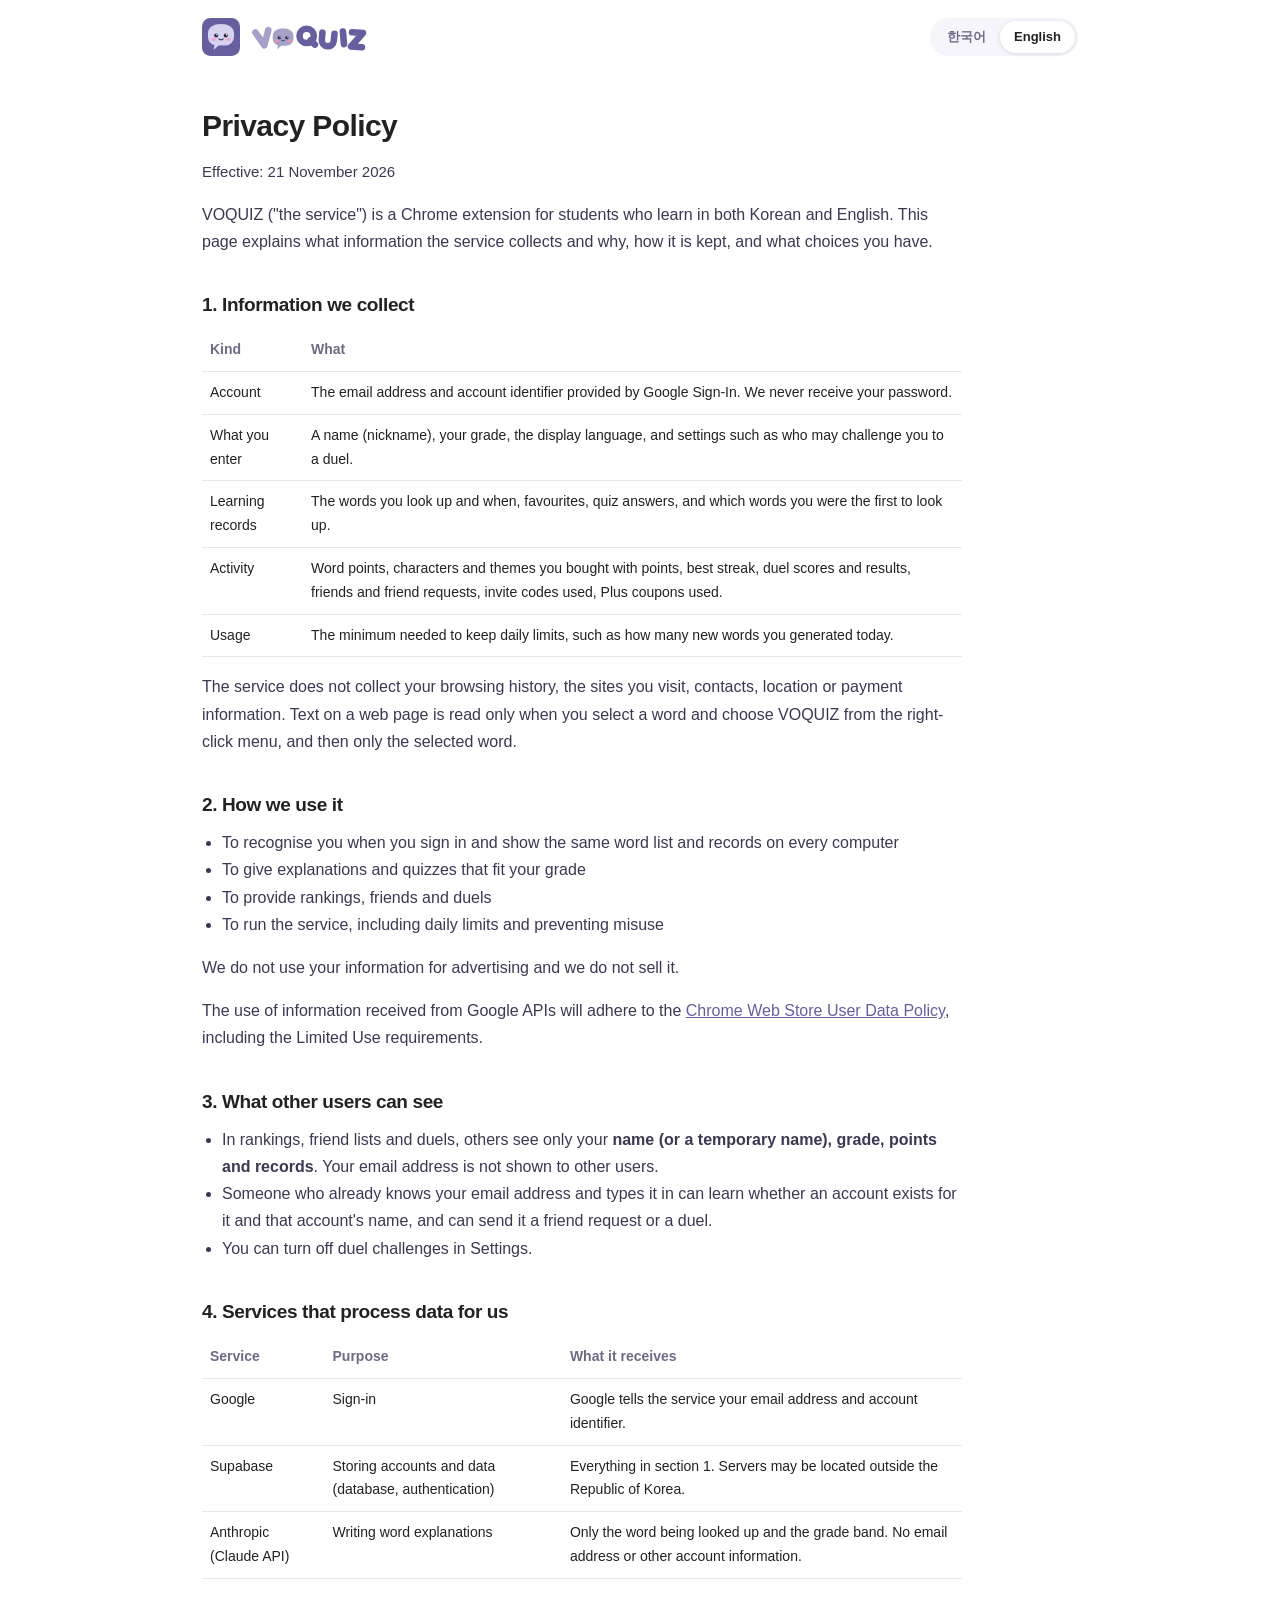
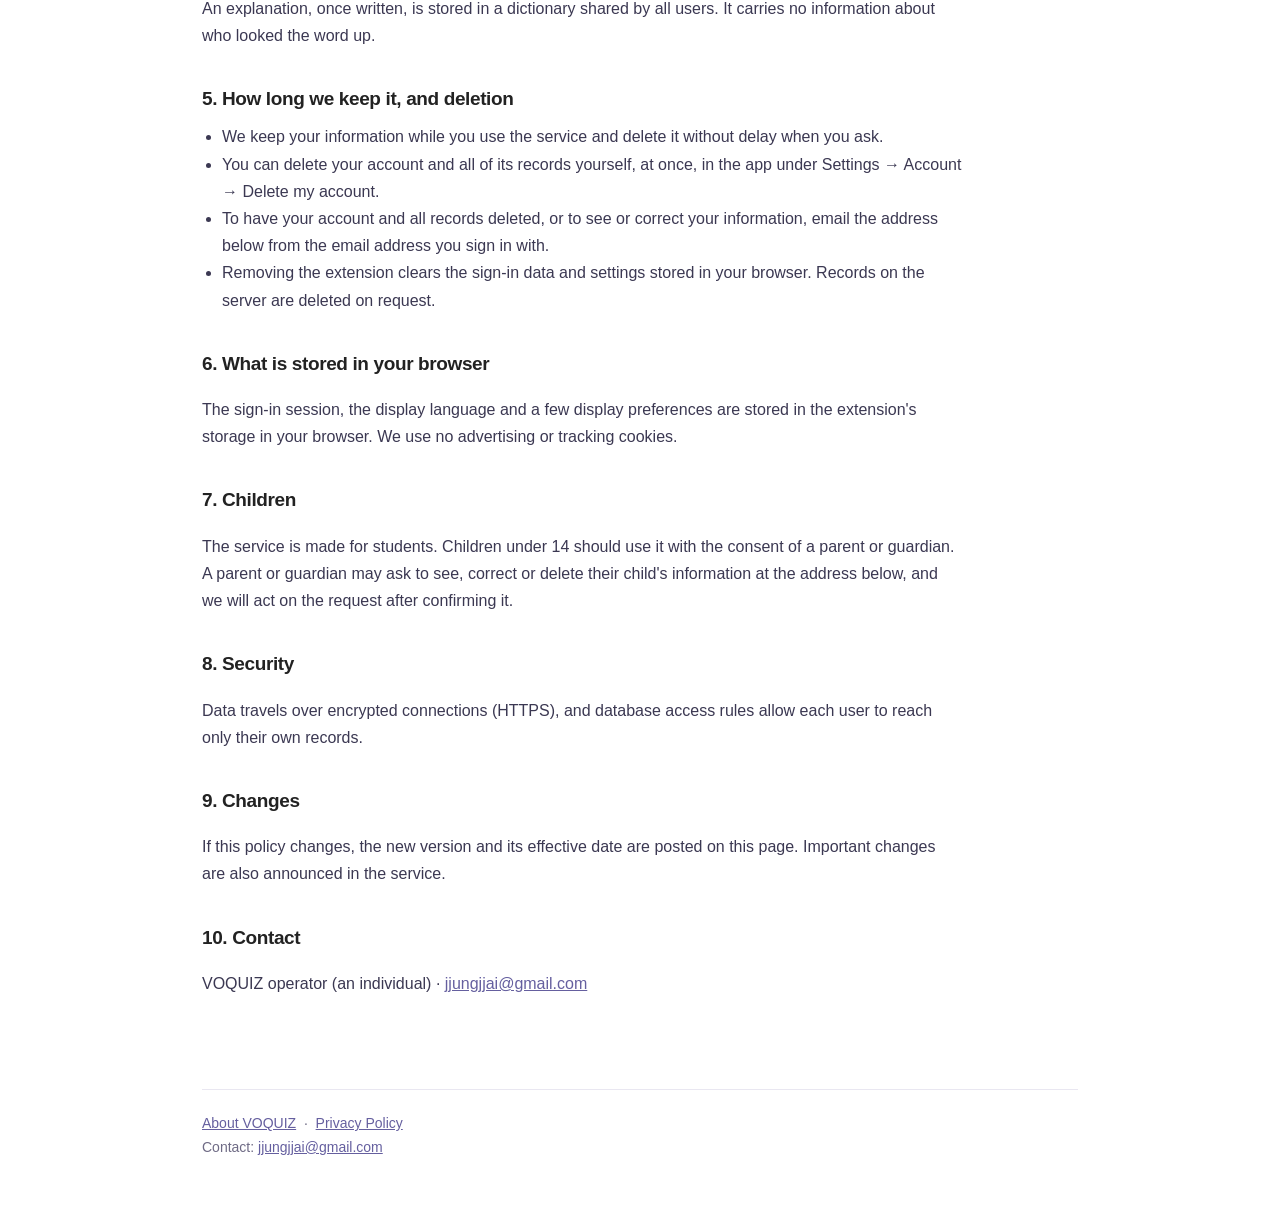
<file: privacy-en.html>
<!doctype html>
<html lang="en">
<head>
<meta charset="utf-8">
<meta name="viewport" content="width=device-width, initial-scale=1">
<title>VOQUIZ Privacy Policy</title>
<meta name="description" content="VOQUIZ Privacy Policy">
<link rel="icon" href="data:image/svg+xml,<svg xmlns='http://www.w3.org/2000/svg' viewBox='0 0 128 128' aria-hidden='true'> <rect width='128' height='128' rx='28' fill='%23655f9f'/><g transform='translate(0 -7)'> <path d='M20 60 c0 -22 18 -33 44 -33 s44 11 44 33 v10 a30 30 0 0 1 -30 30 h-22 l-17 15 l3 -17 a30 30 0 0 1 -22 -28 z' fill='%23d6d2f0'/> <ellipse cx='39' cy='79' rx='8' ry='5' fill='%23ff8fab' opacity='.75'/><ellipse cx='89' cy='79' rx='8' ry='5' fill='%23ff8fab' opacity='.75'/> <circle cx='48' cy='66' r='7' fill='%232e2a47'/><circle cx='80' cy='66' r='7' fill='%232e2a47'/> <circle cx='50.5' cy='63.5' r='2.4' fill='%23fff'/><circle cx='82.5' cy='63.5' r='2.4' fill='%23fff'/> <path d='M57 77 q7 7 14 0' fill='none' stroke='%232e2a47' stroke-width='3.4' stroke-linecap='round'/> </g></svg>">
<style>
:root { --accent: #655f9f; --accent-dark: #574f82; --lime: #bbd86b; --good: #23552b; --text: #222; --bg: #fff; --surface: #f6f5fb; --line: #e9e7f1; --muted: #6f6b85; --m-ink: #2e2a47; }
* { box-sizing: border-box; }
html { scroll-behavior: smooth; }
body { margin: 0; font: 16px/1.7 -apple-system, "Apple SD Gothic Neo", "Malgun Gothic", "Noto Sans KR", "Segoe UI", sans-serif; color: var(--text); background: var(--bg); }
a { color: var(--accent); }
.wrap { max-width: 920px; margin: 0 auto; padding: 0 22px; }
header.top { display: flex; align-items: center; gap: 10px; padding: 18px 0; }
.brand { display: inline-flex; align-items: center; gap: 8px; color: var(--accent); text-decoration: none; }
.brand .icon svg { display: block; width: 38px; height: 38px; }
.brand .word svg { display: block; height: 34px; width: auto; }
.lang { margin-left: auto; display: inline-flex; padding: 3px; border-radius: 999px; background: var(--surface); }
.lang a { text-decoration: none; padding: 5px 14px; border-radius: 999px; font-size: 13px; font-weight: 700; color: var(--muted); }
.lang a.on { background: var(--bg); color: var(--text); box-shadow: 0 1px 4px rgba(0, 0, 0, .12); }

.hero { display: grid; grid-template-columns: 1.15fr .85fr; gap: 24px; align-items: center; padding: 34px 0 30px; }
.hero h1 { font-size: 40px; line-height: 1.22; letter-spacing: -.03em; margin: 0 0 14px; }
.hero h1 em { font-style: normal; color: var(--accent); }
.lead { font-size: 17px; color: var(--muted); margin: 0; max-width: 34em; word-break: keep-all; }
.tags { display: flex; flex-wrap: wrap; gap: 8px; margin-top: 18px; }
.tags span { border: 1px solid var(--line); border-radius: 999px; padding: 5px 13px; font-size: 13px; font-weight: 600; }
.tags span.fill { background: var(--accent); border-color: var(--accent); color: #fff; }
.stage { position: relative; border-radius: 28px; background: var(--surface); padding: 46px 10px 18px; text-align: center; }
.stage .mascot { display: block; width: 210px; max-width: 80%; margin: 0 auto; cursor: default; }
.say { position: absolute; left: 50%; top: 16px; transform: translateX(-50%); white-space: nowrap; background: var(--text); color: #fff; border-radius: 999px; padding: 6px 15px; font-size: 14px; font-weight: 700; animation: say-in .6s cubic-bezier(.3, 1.5, .5, 1) .4s both; }
.say::after { content: ""; position: absolute; left: 50%; bottom: -4px; width: 10px; height: 10px; background: inherit; transform: translateX(-50%) rotate(45deg); border-radius: 2px; }
@keyframes say-in { from { opacity: 0; transform: translate(-50%, 8px) scale(.8); } to { opacity: 1; transform: translate(-50%, 0) scale(1); } }

h2 { font-size: 24px; letter-spacing: -.02em; margin: 46px 0 6px; }
h2 + .sub { color: var(--muted); margin: 0 0 16px; }
.cards { display: grid; grid-template-columns: repeat(2, 1fr); gap: 14px; }
.card { display: flex; gap: 12px; align-items: center; border: 1px solid var(--line); border-radius: 20px; padding: 14px 18px 14px 8px; transition: transform .2s, box-shadow .2s; }
.card:hover { transform: translateY(-3px); box-shadow: 0 10px 24px rgba(101, 95, 159, .14); }
.card .mascot { flex: none; width: 96px; margin: 0; cursor: default; }
.card b { display: block; font-size: 17px; margin-bottom: 2px; }
.card p { margin: 0; font-size: 14px; line-height: 1.6; color: var(--muted); word-break: keep-all; }
.shelf { display: grid; grid-template-columns: repeat(8, 1fr); gap: 4px; border-radius: 24px; background: var(--surface); padding: 18px 12px 10px; }
.shelf .mascot { width: 100%; margin: 0; cursor: default; }
.steps { list-style: none; counter-reset: step; margin: 0; padding: 0; display: grid; gap: 10px; }
.steps li { counter-increment: step; display: flex; gap: 12px; align-items: flex-start; word-break: keep-all; }
.steps li::before { content: counter(step); flex: none; width: 26px; height: 26px; border-radius: 50%; background: var(--accent); color: #fff; font-size: 13px; font-weight: 800; display: grid; place-items: center; margin-top: 2px; }
.note { border: 1.5px dashed var(--accent); border-radius: 20px; padding: 16px 18px; font-size: 15px; background: color-mix(in srgb, var(--accent) 5%, transparent); word-break: keep-all; }
footer { margin-top: 56px; padding: 22px 0 46px; border-top: 1px solid var(--line); font-size: 14px; color: var(--muted); }

/* the privacy policy */
.doc { max-width: 760px; padding-bottom: 20px; }
.doc h1 { font-size: 30px; letter-spacing: -.02em; margin: 26px 0 8px; }
.doc h2 { font-size: 19px; margin: 34px 0 8px; }
.doc p, .doc li { color: #3b3852; }
.doc ul { padding-left: 20px; margin: 6px 0; }
.doc table { border-collapse: collapse; width: 100%; font-size: 14px; margin: 8px 0; }
.doc th, .doc td { text-align: left; vertical-align: top; border-bottom: 1px solid var(--line); padding: 9px 8px; }
.doc th { color: var(--muted); font-weight: 600; white-space: nowrap; }
.doc .lead { font-size: 15px; }

@media (max-width: 700px) {
  .hero { grid-template-columns: 1fr; padding-top: 18px; }
  .hero h1 { font-size: 31px; }
  .cards { grid-template-columns: 1fr; }
  .shelf { grid-template-columns: repeat(4, 1fr); }
  .brand .word svg { height: 28px; }
}
@media (prefers-reduced-motion: reduce) { *, *::before, *::after { animation: none !important; transition: none !important; } }
.mascot { display: block; width: 170px; margin: 14px auto 0; cursor: pointer; -webkit-tap-highlight-color: transparent; }
.mascot svg { display: block; width: 100%; height: auto; overflow: visible; }
.mascot .m-body { fill: var(--accent); }
.mascot .m-arm, .mascot .m-leg { fill: none; stroke: var(--accent-dark); stroke-width: 4.5; stroke-linecap: round; stroke-linejoin: round; }
.mascot .m-eyes circle { fill: #fff; }
.mascot .m-smile { fill: none; stroke: #fff; stroke-width: 3; stroke-linecap: round; }
.mascot .m-cheek { fill: #fff; opacity: .25; }
.mascot .m-shadow { fill: var(--text); opacity: .1; transform-box: fill-box; transform-origin: center; animation: m-shadow 1.2s ease-in-out infinite; }
.mascot .m-tile rect { fill: var(--lime); }
.mascot .m-tile.t2 rect { fill: #fff; stroke: var(--accent); stroke-width: 2; }
.mascot .m-tile.t3 rect { fill: var(--good); }
.mascot .m-tile text { font: 800 13px/1 -apple-system, "Apple SD Gothic Neo", "Malgun Gothic", sans-serif; text-anchor: middle; fill: #23552b; }
.mascot .m-tile.t2 text { fill: var(--accent); }
.mascot .m-tile.t3 text { fill: #fff; }
.mascot .m-bob { animation: m-bob 1.2s ease-in-out infinite; transform-box: fill-box; transform-origin: center bottom; }
.mascot .m-eyes { transform-box: fill-box; transform-origin: center; animation: m-blink 4s infinite; }
.mascot .m-arm { transform-box: fill-box; }
.mascot .m-arm.l { transform-origin: 100% 100%; animation: m-toss 1.2s ease-in-out infinite; }
.mascot .m-arm.r { transform-origin: 0% 100%; animation: m-toss-r 1.2s ease-in-out infinite; animation-delay: -.6s; }
.mascot .m-leg.l { animation: m-step 1.2s ease-in-out infinite; }
.mascot .m-leg.r { animation: m-step 1.2s ease-in-out infinite; animation-delay: -.6s; }
.mascot .m-tile { animation: m-juggle 2.4s linear infinite; }
.mascot .m-tile.t2 { animation-delay: -.8s; }
.mascot .m-tile.t3 { animation-delay: -1.6s; }
.mascot.jump svg { animation: m-jump .6s cubic-bezier(.3, 1.6, .5, 1); }
.mascot { width: 150px; margin-top: 8px; }
.mascot { position: relative; user-select: none; touch-action: manipulation; }
.mascot svg { transform-origin: 50% 92%; transition: transform .15s; }
.mascot .m-eyes-happy, .mascot .m-laugh { display: none; }
.mascot .m-eyes-happy path { fill: none; stroke: #fff; stroke-width: 3.2; stroke-linecap: round; }
.mascot .m-laugh { fill: #fff; }
.mascot.happy .m-eyes, .mascot.happy .m-smile { display: none; }
.mascot.happy .m-eyes-happy, .mascot.happy .m-laugh { display: block; }
.mascot.happy .m-cheek { opacity: .5; }
.mascot.happy .m-tile { animation-duration: 1.1s; }
.mascot.jump svg { animation: m-jump .6s cubic-bezier(.3, 1.6, .5, 1); }
.mascot.spin svg { animation: m-spin .7s cubic-bezier(.3, .9, .3, 1); transform-origin: 50% 60%; }
.mascot.wiggle svg { animation: m-wiggle .7s ease-in-out; }
.mascot.squish svg { animation: m-squish .6s cubic-bezier(.3, 1.5, .5, 1); }
.mascot.stretch svg { animation: m-stretch .6s cubic-bezier(.3, 1.5, .5, 1); }
.mascot.flip svg { animation: m-flip .75s cubic-bezier(.4, 0, .2, 1); transform-origin: 50% 60%; }
.mascot.party svg { animation: m-party 1.2s cubic-bezier(.3, 1, .4, 1); }
.mascot { --m-ink: #2e2a47; }
.mascot .m-body { fill: color-mix(in srgb, var(--accent) 62%, #fff); }
.mascot .m-arm, .mascot .m-leg { stroke: color-mix(in srgb, var(--accent) 85%, #000); stroke-width: 4; }
.mascot .m-shine { fill: none; stroke: #fff; stroke-width: 4; stroke-linecap: round; opacity: .45; }
.mascot .m-sprout { fill: var(--lime); stroke: var(--good); stroke-width: 2.4; stroke-linecap: round; stroke-linejoin: round; transform-box: fill-box; transform-origin: 50% 100%; animation: m-sway 2.4s ease-in-out infinite; }
.mascot .m-eyes circle { fill: var(--m-ink); }
.mascot .m-eyes .m-glint { fill: #fff; }
.mascot .m-eyes-happy path { stroke: var(--m-ink); stroke-width: 3.4; }
.mascot .m-smile { stroke: var(--m-ink); stroke-width: 2.6; }
.mascot .m-cheek { fill: #ff8fab; opacity: .65; }
.mascot.happy .m-cheek { opacity: .95; }
.mascot .m-laugh { fill: var(--m-ink); }
.mascot .m-laugh .m-tongue { fill: #ff8fab; }
.mascot .m-tile.t3 rect { fill: #ffd166; }
.mascot .m-tile.t3 text { fill: #6b4a00; }
.mascot .m-tile.t2 rect { stroke: color-mix(in srgb, var(--accent) 62%, #fff); }
.mascot.happy .m-sprout { animation-duration: .5s; }
.mascot .e, .mascot .mo { display: none; }
.mascot:not([data-eyes]) .e-default, .mascot[data-eyes="default"] .e-default,
.mascot[data-eyes="wide"] .e-wide, .mascot[data-eyes="wink"] .e-wink, .mascot[data-eyes="happy"] .e-happy,
.mascot[data-eyes="closed"] .e-closed, .mascot[data-eyes="laugh"] .e-laugh, .mascot[data-eyes="dizzy"] .e-dizzy,
.mascot[data-eyes="heart"] .e-heart, .mascot[data-eyes="star"] .e-star { display: block; }
.mascot:not([data-mouth]) .mo-smile, .mascot[data-mouth="smile"] .mo-smile, .mascot[data-mouth="cat"] .mo-cat,
.mascot[data-mouth="wavy"] .mo-wavy, .mascot[data-mouth="o"] .mo-o, .mascot[data-mouth="yawn"] .mo-yawn,
.mascot[data-mouth="laugh"] .mo-laugh { display: block; }
.mascot .e circle { fill: var(--m-ink); }
.mascot .e .m-glint { fill: #fff; }
.mascot .line { fill: none; stroke: var(--m-ink); stroke-width: 3.2; stroke-linecap: round; stroke-linejoin: round; }
.mascot .mo-cat, .mascot .mo-wavy { stroke-width: 2.6; }
.mascot .e-heart path { fill: #f0486b; }
.mascot .e-star path { fill: #ffc12b; stroke: #e39a00; stroke-width: 1; stroke-linejoin: round; }
.mascot .mo-o, .mascot .mo-yawn ellipse, .mascot .mo-laugh path { fill: var(--m-ink); }
.mascot .mo .m-tongue { fill: #ff8fab !important; }
.mascot .e-heart { transform-box: fill-box; transform-origin: center; animation: m-beat .5s ease-in-out infinite; }
.mascot .e-star { transform-box: fill-box; transform-origin: center; animation: m-twinkle .6s ease-in-out infinite; }
.mascot .e-dizzy { transform-box: fill-box; transform-origin: center; animation: m-woozy .5s linear infinite; }
.mascot .mo-yawn { transform-box: fill-box; transform-origin: center top; animation: m-yawn 1.6s ease-in-out both; }
.mascot .m-cheek { transform-box: fill-box; transform-origin: center; transition: transform .2s, opacity .2s; }
.mascot[data-blush="1"] .m-cheek { opacity: 1; transform: scale(1.35); }
.mascot .m-look { transition: transform .25s cubic-bezier(.3, 1.4, .5, 1); }
.mascot[data-look="l"] .m-look { transform: translateX(-4px); }
.mascot[data-look="r"] .m-look { transform: translateX(4px); }
.mascot[data-look="u"] .m-look { transform: translateY(-3px); }
.mascot[data-eyes]:not([data-eyes="default"]) .m-tile { animation-duration: 1.3s; }
.mascot[data-eyes="closed"] .m-tile { animation-duration: 3.4s; }
.mascot.shrink svg { animation: m-shrink 1s cubic-bezier(.3, 1.4, .5, 1); }
.mascot.pop svg { animation: m-startle .6s cubic-bezier(.3, 1.8, .5, 1); }
.mascot.sway svg { animation: m-sway-body 1.6s ease-in-out; }
.mascot.shake svg { animation: m-shake .6s linear; }
.mascot.tilt svg { animation: m-tilt .9s cubic-bezier(.3, 1.4, .5, 1); }
.mascot.bounce svg { animation: m-bounce .9s cubic-bezier(.3, 1.3, .5, 1); }
.mascot.hop svg { animation: m-hop .6s cubic-bezier(.3, 1.5, .5, 1); }
.mascot .m-pose { display: block; transform-origin: 50% 92%; transition: transform .45s cubic-bezier(.3, 1.3, .5, 1); }
.mascot .m-tiles, .mascot .m-legs, .mascot .m-arm { transition: opacity .3s; }
.mascot { --accent: #655f9f; --accent-dark: #574f82; --lime: #bbd86b; --good: #23552b; }
@keyframes m-bob { 0%, 100% { transform: translateY(0) scale(1, 1); } 50% { transform: translateY(3px) scale(1.04, .96); } }
@keyframes m-shadow { 0%, 100% { transform: scaleX(1); } 50% { transform: scaleX(1.12); } }
@keyframes m-blink { 0%, 44%, 50%, 100% { transform: scaleY(1); } 47% { transform: scaleY(.1); } }
@keyframes m-toss { 0%, 100% { transform: rotate(0); } 50% { transform: rotate(-12deg); } }
@keyframes m-toss-r { 0%, 100% { transform: rotate(0); } 50% { transform: rotate(12deg); } }
@keyframes m-step { 0%, 100% { transform: translateY(0); } 50% { transform: translateY(-3px); } }
@keyframes m-juggle {
  0% { transform: translate(60px, 46px) rotate(-10deg); }
  14% { transform: translate(72px, 20px) rotate(8deg); }
  28% { transform: translate(90px, 6px) rotate(16deg); }
  42% { transform: translate(110px, 6px) rotate(8deg); }
  56% { transform: translate(128px, 20px) rotate(-6deg); }
  70% { transform: translate(140px, 46px) rotate(-14deg); }
  85% { transform: translate(100px, 40px) rotate(-4deg); }
  100% { transform: translate(60px, 46px) rotate(-10deg); }
}
@keyframes m-jump { 0% { transform: translateY(0); } 40% { transform: translateY(-18px) rotate(-4deg); } 100% { transform: translateY(0); } }
@keyframes m-spin { to { transform: rotate(360deg); } }
@keyframes m-wiggle { 0%, 100% { transform: rotate(0); } 20% { transform: rotate(-12deg); } 40% { transform: rotate(11deg); } 60% { transform: rotate(-8deg); } 80% { transform: rotate(6deg); } }
@keyframes m-squish { 0%, 100% { transform: scale(1); } 35% { transform: scale(1.22, .72); } 65% { transform: scale(.92, 1.1); } }
@keyframes m-stretch { 0%, 100% { transform: scale(1); } 40% { transform: scale(.8, 1.28) translateY(-8px); } 70% { transform: scale(1.06, .95); } }
@keyframes m-flip { 0% { transform: translateY(0) rotate(0); } 50% { transform: translateY(-26px) rotate(-180deg); } 100% { transform: translateY(0) rotate(-360deg); } }
@keyframes m-party { 0% { transform: translateY(0) rotate(0) scale(1); } 20% { transform: translateY(-22px) rotate(-10deg) scale(1.08); } 40% { transform: translateY(0) rotate(8deg) scale(1.05, .92); } 60% { transform: translateY(-16px) rotate(-6deg) scale(1.06); } 80% { transform: translateY(0) rotate(4deg) scale(1.03, .95); } 100% { transform: translateY(0) rotate(0) scale(1); } }
@keyframes m-pop { 0% { opacity: 0; transform: translate(-50%, -50%) scale(.3); } 20% { opacity: 1; transform: translate(calc(-50% + var(--dx) * .4), calc(-50% + var(--dy) * .5)) scale(1.25) rotate(var(--turn)); } 100% { opacity: 0; transform: translate(calc(-50% + var(--dx)), calc(-50% + var(--dy))) scale(.8) rotate(var(--turn)); } }
@keyframes m-say { 0% { opacity: 0; transform: translate(-50%, 6px) scale(.8); } 12%, 80% { opacity: 1; transform: translate(-50%, -6px) scale(1); } 100% { opacity: 0; transform: translate(-50%, -12px) scale(.95); } }
@keyframes m-sway { 0%, 100% { transform: rotate(-9deg); } 50% { transform: rotate(9deg); } }
@keyframes m-beat { 50% { transform: scale(1.25); } }
@keyframes m-twinkle { 50% { transform: scale(1.2) rotate(12deg); } }
@keyframes m-woozy { to { transform: rotate(360deg); } }
@keyframes m-yawn { 0%, 100% { transform: scale(.4, .3); } 35%, 70% { transform: scale(1); } }
@keyframes m-shrink { 0%, 100% { transform: scale(1) rotate(0); } 30%, 75% { transform: scale(.86) rotate(-7deg) translateY(4px); } }
@keyframes m-startle { 0%, 100% { transform: scale(1); } 30% { transform: scale(1.18, 1.24) translateY(-12px); } 60% { transform: scale(.96, 1.02); } }
@keyframes m-sway-body { 0%, 100% { transform: rotate(0); } 25% { transform: rotate(-7deg); } 50% { transform: rotate(0) translateY(2px); } 75% { transform: rotate(7deg); } }
@keyframes m-shake { 0%, 100% { transform: translateX(0) rotate(0); } 15% { transform: translateX(-6px) rotate(-4deg); } 30% { transform: translateX(6px) rotate(4deg); } 45% { transform: translateX(-5px) rotate(-3deg); } 60% { transform: translateX(5px) rotate(3deg); } 80% { transform: translateX(-2px); } }
@keyframes m-tilt { 0%, 100% { transform: rotate(0); } 35%, 70% { transform: rotate(14deg) translateX(4px); } }
@keyframes m-bounce { 0%, 100% { transform: translateY(0); } 20% { transform: translateY(-12px) rotate(-4deg); } 40% { transform: translateY(0) scale(1.05, .94); } 60% { transform: translateY(-12px) rotate(4deg); } 80% { transform: translateY(0) scale(1.05, .94); } }
@keyframes m-hop { 0%, 100% { transform: translateY(0); } 45% { transform: translateY(-9px); } 70% { transform: translateY(0) scale(1.04, .95); } }
@keyframes m-roll-r { to { transform: rotate(720deg); } }
@keyframes m-roll-l { to { transform: rotate(-720deg); } }
/* ---------- interactive parts ---------- */
button { font: inherit; color: inherit; background: none; border: 0; padding: 0; cursor: pointer; }
.stage .mascot { cursor: pointer; -webkit-tap-highlight-color: transparent; }
.stage .hint { margin: 6px 0 0; font-size: 12px; font-weight: 600; color: var(--muted); }
.stage .pop { position: absolute; left: 50%; top: 52%; font-size: 20px; pointer-events: none; animation: pop-fly .95s cubic-bezier(.2, .8, .3, 1) forwards; }
@keyframes pop-fly { 0% { opacity: 0; transform: translate(-50%, -50%) scale(.3); } 20% { opacity: 1; } 100% { opacity: 0; transform: translate(calc(-50% + var(--dx)), calc(-50% + var(--dy))) rotate(var(--turn)) scale(1.1); } }
button.card { width: 100%; text-align: left; position: relative; background: var(--bg); }
button.card:focus-visible, .pick:focus-visible, dialog button:focus-visible { outline: 2px solid var(--accent); outline-offset: 3px; }
.card .more { display: inline-block; margin-top: 6px; font-size: 13px; font-weight: 700; color: var(--accent); }
.card:hover .more { text-decoration: underline; }
.card:hover .mascot svg { animation: m-jump .6s cubic-bezier(.3, 1.6, .5, 1); }
.shelf .pick { border-radius: 16px; padding: 4px 0 0; transition: background .15s, transform .15s; }
.shelf .pick:hover { background: var(--bg); transform: translateY(-4px); }
.shelf .pick[aria-pressed="true"] { background: var(--bg); box-shadow: 0 0 0 2px var(--accent); }
.shelf .pick .mascot { pointer-events: none; }

dialog { width: min(560px, calc(100vw - 28px)); max-height: calc(100vh - 28px); border: 0; border-radius: 26px; padding: 0; color: var(--text); box-shadow: 0 30px 80px rgba(30, 26, 60, .35); }
dialog::backdrop { background: rgba(30, 26, 60, .45); backdrop-filter: blur(3px); }
dialog[open] { animation: sheet-in .3s cubic-bezier(.2, 1.2, .4, 1); }
@keyframes sheet-in { from { opacity: 0; transform: translateY(24px) scale(.97); } to { opacity: 1; transform: none; } }
.sheet { padding: 22px 22px 24px; }
.sheet-head { display: flex; align-items: center; gap: 10px; }
.sheet-head .mascot { flex: none; width: 84px; margin: -10px 0 -6px -10px; cursor: default; }
.sheet-head h3 { flex: 1; margin: 0; font-size: 22px; letter-spacing: -.02em; }
.sheet-head .close { flex: none; width: 36px; height: 36px; border-radius: 50%; background: var(--surface); font-size: 18px; line-height: 1; }
.sheet ul.points { list-style: none; margin: 12px 0 0; padding: 0; display: grid; gap: 7px; }
.sheet ul.points li { position: relative; padding-left: 24px; font-size: 15px; line-height: 1.55; word-break: keep-all; }
.sheet ul.points li::before { content: "✓"; position: absolute; left: 0; top: 3px; width: 17px; height: 17px; border-radius: 50%; background: var(--lime); color: var(--good); font-size: 11px; font-weight: 900; display: grid; place-items: center; }
.try { margin: 18px 0 8px; font-size: 13px; font-weight: 800; color: var(--accent); letter-spacing: .02em; }
.demo { border: 1px solid var(--line); border-radius: 18px; padding: 16px; }
.demo .word { font-size: 22px; font-weight: 800; letter-spacing: -.02em; }
.demo .word span { font-size: 15px; font-weight: 600; color: var(--muted); margin-left: 8px; }
.demo .def { margin: 6px 0 0; font-size: 15px; line-height: 1.55; }
.demo .def.second { color: var(--muted); font-size: 14px; }
.veil { display: block; width: 100%; margin-top: 10px; text-align: left; border-radius: 12px; padding: 10px 12px; background: var(--surface); font-size: 14px; }
.veil small { display: block; font-size: 11px; font-weight: 800; color: var(--accent); margin-bottom: 2px; }
.veil span { filter: blur(6px); transition: filter .35s; user-select: none; }
.veil em { font-style: normal; float: right; font-size: 12px; font-weight: 700; color: var(--accent); }
.veil.open span { filter: none; user-select: auto; }
.veil.open em { display: none; }
.day { font-size: 12px; font-weight: 800; color: var(--muted); margin: 10px 0 2px; }
.day:first-child { margin-top: 0; }
.row { display: flex; align-items: center; gap: 10px; padding: 8px 0; border-top: 1px solid var(--line); }
.row i { flex: none; width: 34px; height: 34px; border-radius: 10px; background: var(--surface); font-style: normal; font-weight: 800; color: var(--accent); display: grid; place-items: center; }
.row div { flex: 1; min-width: 0; font-weight: 700; }
.row div small { display: block; font-weight: 500; color: var(--muted); }
.row .star { flex: none; width: 36px; height: 36px; border-radius: 50%; font-size: 20px; color: #c9c6d8; transition: transform .2s; }
.row .star[aria-pressed="true"] { color: #f5b301; transform: scale(1.2) rotate(72deg); }
.q { font-size: 17px; font-weight: 700; line-height: 1.5; word-break: keep-all; }
.choices { display: grid; grid-template-columns: 1fr 1fr; gap: 8px; margin-top: 12px; }
.choice { border: 1px solid var(--line); border-radius: 12px; padding: 10px 12px; text-align: left; font-weight: 700; transition: border-color .15s, background .15s, transform .15s; }
.choice:hover:not(:disabled) { border-color: var(--text); }
.choice.ok { border-color: var(--good); background: #eef6dc; color: var(--good); transform: scale(1.03); }
.choice.no { border-color: #d93a2b; background: #fdecea; color: #b93a2b; animation: shake .4s; }
.choice.dim { opacity: .45; }
@keyframes shake { 20% { transform: translateX(-5px); } 40% { transform: translateX(5px); } 60% { transform: translateX(-3px); } 80% { transform: translateX(3px); } }
.verdict { min-height: 1.7em; margin: 10px 0 0; font-weight: 800; text-align: center; }
.verdict.good { color: var(--good); } .verdict.bad { color: #b93a2b; }
.go { display: block; width: 100%; margin-top: 12px; border-radius: 999px; padding: 11px 0; background: var(--accent); color: #fff; font-weight: 800; }
.go.ghost { background: none; color: var(--text); border: 1px solid var(--text); }
.lane { display: flex; align-items: center; gap: 8px; margin-top: 6px; }
.lane b { flex: none; width: 44px; font-size: 12px; color: var(--muted); }
.lane.me b { color: var(--accent); }
.track { position: relative; flex: 1; height: 46px; margin-right: 26px; border-bottom: 2px dashed var(--line); }
.runner { position: absolute; bottom: -4px; left: 0; width: 48px; margin-left: -24px; transition: left .35s cubic-bezier(.3, 1.3, .5, 1); }
.runner .mascot { width: 100%; margin: 0; cursor: default; }
.runner u { position: absolute; left: 50%; top: -4px; transform: translateX(-50%); text-decoration: none; min-width: 18px; padding: 0 5px; border-radius: 999px; background: var(--text); color: #fff; font-size: 10px; font-weight: 800; line-height: 15px; text-align: center; }
.lane.me .runner u { background: var(--accent); }
.clock { text-align: center; font-size: 26px; font-weight: 800; font-variant-numeric: tabular-nums; letter-spacing: -.02em; }
@media (max-width: 700px) { .choices { grid-template-columns: 1fr; } .sheet { padding: 18px 16px 20px; } }

/* ---------- a search result, with each part named ---------- */
.demo.result { padding: 14px 16px 16px; }
.words { display: flex; flex-wrap: wrap; gap: 6px; margin-bottom: 12px; }
.word-tab { border: 1px solid var(--line); border-radius: 999px; padding: 4px 13px; font-size: 13px; font-weight: 700; color: var(--muted); }
.word-tab[aria-selected="true"] { background: var(--text); border-color: var(--text); color: #fff; }
.demo.result .word { font-size: 26px; }
.meaning { display: grid; grid-template-columns: 1fr 1fr; gap: 8px; margin-top: 10px; }
.meaning .m { border-radius: 14px; padding: 10px 12px; }
.meaning .m.ko { background: #efedf9; } .meaning .m.en { background: #eef6dc; }
.meaning small, .section h4 { display: inline-block; font-size: 11px; font-weight: 800; letter-spacing: .03em; border-radius: 999px; padding: 1px 9px; margin: 0 0 4px; }
.meaning .ko small { background: var(--accent); color: #fff; } .meaning .en small { background: var(--good); color: var(--lime); }
.meaning p { margin: 0; font-size: 15px; line-height: 1.5; font-weight: 600; word-break: keep-all; }
.section { margin-top: 12px; }
.section h4 { background: var(--surface); color: var(--accent); }
.section.easy h4 { background: #ffd166; color: #6b4a00; }
.section.easy .veil { margin-top: 6px; }
.section .ex { margin: 0; font-size: 15px; font-weight: 600; line-height: 1.5; }
.section .ex span { font-weight: 500; color: var(--muted); }
.section.saying { border-radius: 14px; background: #fff6dd; padding: 10px 12px; }
.section.saying h4 { background: #ffb347; color: #5b3200; }
.section.saying p { margin: 4px 0 0; font-size: 14px; line-height: 1.5; }
.section.saying p em { font-style: normal; font-size: 11px; font-weight: 800; color: #a05a00; margin-right: 6px; }
.section.saying p b { font-size: 16px; }
.section.saying p span { display: block; color: #6b5a3a; }
.legend { display: flex; flex-wrap: wrap; gap: 8px; margin-top: 16px; }
.legend span { border-radius: 999px; padding: 6px 14px; font-size: 14px; font-weight: 800; }
.legend .k { background: var(--accent); color: #fff; } .legend .e { background: var(--good); color: var(--lime); }
.legend .m { background: #ffd166; color: #6b4a00; } .legend .s { background: #ffb347; color: #5b3200; }
@media (max-width: 700px) { .meaning { grid-template-columns: 1fr; } }

/* ---------- explanation on one side, the real app on the other ---------- */
dialog { width: min(940px, calc(100vw - 28px)); }
.sheet { position: relative; display: grid; grid-template-columns: 1fr 420px; padding: 0; }
.sheet > .close { position: absolute; right: 14px; top: 14px; width: 36px; height: 36px; border-radius: 50%; background: #fff; box-shadow: 0 2px 8px rgba(0, 0, 0, .15); font-size: 18px; line-height: 1; z-index: 2; }
.guide-side { padding: 26px 26px 28px; }
.live-side { padding: 26px 22px 20px; background: #efedf9; border-radius: 0 26px 26px 0; }
.kind { display: inline-block; font-size: 12px; font-weight: 800; letter-spacing: .05em; border-radius: 999px; padding: 3px 12px; background: var(--surface); color: var(--muted); margin-bottom: 10px; }
.kind.try { background: var(--accent); color: #fff; }
.guide-side .sheet-head .mascot { width: 96px; }
.guide-side h3 { font-size: 26px; }
.guide-side ul.points { margin-top: 16px; gap: 11px; }
.guide-side ul.points li { font-size: 16px; }
.live { border-radius: 20px; background: #fff; box-shadow: 0 14px 34px rgba(60, 50, 120, .2); overflow: hidden; }
.live-bar { display: flex; align-items: center; gap: 5px; padding: 9px 12px; background: #2e2a47; color: #fff; font-size: 12px; }
.live-bar i { width: 9px; height: 9px; border-radius: 50%; background: #ff6b6b; } .live-bar i:nth-child(2) { background: #ffd166; } .live-bar i:nth-child(3) { background: #7fd67f; }
.live-bar b { margin-left: 6px; font-weight: 700; }
.live-bar em { margin-left: auto; font-style: normal; font-weight: 800; font-size: 10px; letter-spacing: .06em; background: var(--lime); color: var(--good); border-radius: 999px; padding: 1px 8px; }
.live-tabs { display: flex; gap: 6px; padding: 8px 10px; background: #f6f5fb; border-bottom: 1px solid var(--line); overflow-x: auto; }
.live-tabs button { flex: none; border: 1px solid var(--line); border-radius: 999px; padding: 4px 12px; font-size: 12px; font-weight: 700; color: var(--muted); background: #fff; }
.live-tabs button[aria-pressed="true"] { background: var(--text); border-color: var(--text); color: #fff; }
.live-screen { position: relative; height: 620px; background: #fff; }
.live-screen iframe { position: absolute; inset: 0; width: 100%; height: 100%; border: 0; opacity: 0; transition: opacity .3s; }
.live.ready iframe { opacity: 1; }
.live-loading { position: absolute; inset: 0; display: grid; place-items: center; color: var(--muted); font-size: 14px; font-weight: 600; }
.live.ready .live-loading { display: none; }
.live-note { margin: 0; padding: 9px 12px 11px; font-size: 12px; line-height: 1.5; color: var(--muted); background: #f6f5fb; border-top: 1px solid var(--line); word-break: keep-all; }
#try-dict .live { box-shadow: 0 18px 44px rgba(101, 95, 159, .2); border: 2px solid #ece9f8; }
#try-dict .live-screen { height: 600px; }
@media (max-width: 860px) {
  .sheet { grid-template-columns: 1fr; }
  .live-side { border-radius: 0 0 26px 26px; padding: 18px 14px 16px; }
  .guide-side { padding: 22px 18px 18px; }
  .live-screen { height: 560px; }
}

/* ---------- every character: a strip to scroll, and a window with all of them ---------- */
.mascot.shade { filter: brightness(0) opacity(.14); }
.parade { display: flex; gap: 2px; overflow-x: auto; padding: 14px 6px 8px; margin-top: 12px; scroll-snap-type: x proximity; scrollbar-width: thin; -webkit-mask-image: linear-gradient(90deg, transparent, #000 5%, #000 95%, transparent); mask-image: linear-gradient(90deg, transparent, #000 5%, #000 95%, transparent); }
.walker { position: relative; flex: none; width: 84px; border-radius: 16px; scroll-snap-align: start; transition: transform .15s; }
.walker:hover { transform: translateY(-5px); }
.walker .mascot { width: 100%; margin: 0; pointer-events: none; }
.walker i, .face-card.secret .mascot + b::before { font-style: normal; }
.walker i { position: absolute; left: 0; right: 0; top: 42%; text-align: center; font-size: 22px; font-weight: 900; color: var(--accent); opacity: .7; }
.walker.secret:hover .mascot { animation: m-wiggle .7s ease-in-out; }
.center { text-align: center; margin: 12px 0 0; }
dialog#all { width: min(880px, calc(100vw - 28px)); }
.all { padding: 24px 22px 22px; }
.all-head { display: flex; gap: 12px; align-items: flex-start; position: sticky; top: 0; background: #fff; padding-bottom: 12px; z-index: 1; }
.all-head h3 { margin: 0; font-size: 24px; letter-spacing: -.02em; }
.all-head h3 em { font-style: normal; font-size: 13px; font-weight: 800; color: var(--accent); background: #efedf9; border-radius: 999px; padding: 2px 10px; vertical-align: 4px; margin-left: 6px; white-space: nowrap; }
.all-head p { margin: 4px 0 0; font-size: 14px; color: var(--muted); line-height: 1.55; word-break: keep-all; }
.all-head .close { flex: none; margin-left: auto; width: 36px; height: 36px; border-radius: 50%; background: var(--surface); font-size: 18px; line-height: 1; }
.all-grid { display: grid; grid-template-columns: repeat(auto-fill, minmax(104px, 1fr)); gap: 10px; }
.face-card { position: relative; border: 1.5px solid var(--line); border-radius: 18px; padding: 6px 6px 10px; text-align: center; background: #fff; transition: transform .15s, border-color .15s; }
.face-card:hover { transform: translateY(-3px); border-color: var(--accent); }
.face-card .mascot { width: 100%; margin: 0; pointer-events: none; }
.face-card b { display: block; font-size: 14px; }
.face-card small { display: block; font-size: 11px; font-weight: 700; color: var(--accent); min-height: 1.4em; }
.face-card.secret { background: #faf9fd; border-style: dashed; }
.face-card.secret b { color: var(--muted); letter-spacing: .1em; }
.face-card.secret small { color: #c79a00; }
.face-card.special { border-color: #ffc23d; }
.face-card u { position: absolute; left: 8px; top: 8px; text-decoration: none; font-size: 10px; font-weight: 900; color: #5b3d00; background: linear-gradient(135deg, #ffe08a, #ffc23d); border-radius: 999px; padding: 1px 7px; z-index: 1; }
.face-card.peek .mascot { animation: m-wiggle .7s ease-in-out; filter: brightness(0) opacity(.3); }
.face-card.peek b { color: var(--accent); letter-spacing: 0; animation: pop-name .3s cubic-bezier(.3, 1.6, .5, 1); }
@keyframes pop-name { from { transform: scale(.6); } to { transform: none; } }
/* ---------- the home page ---------- */
body.home { background: radial-gradient(900px 420px at 88% -60px, #efeaff 0, transparent 70%), radial-gradient(700px 380px at -10% 12%, #f1f8dc 0, transparent 70%), #fff; }
.hero { padding: 26px 0 34px; }
.hero h1 { font-size: 46px; line-height: 1.16; }
.hero h1 em { display: inline-block; background: linear-gradient(transparent 62%, #dcecab 62%); color: var(--accent-dark); padding: 0 4px; }
.hero .lead { font-size: 18px; color: #4a4663; margin-top: 4px; }
.cta { display: flex; flex-wrap: wrap; gap: 10px; margin-top: 20px; }
.btn { display: inline-flex; align-items: center; gap: 8px; border-radius: 999px; padding: 12px 22px; font-weight: 800; text-decoration: none; background: var(--accent); color: #fff; box-shadow: 0 8px 20px rgba(101, 95, 159, .3); transition: transform .15s; }
.btn:hover { transform: translateY(-2px); }
.btn.ghost { background: #fff; color: var(--text); box-shadow: none; border: 1.5px solid var(--text); }
/* The character stands on the page itself, with no frame around it: one soft patch of colour behind. */
.stage { background: none; border: 0; box-shadow: none; border-radius: 0; padding: 54px 0 0; }
.stage::before { content: ""; position: absolute; left: 50%; top: 50%; width: 300px; height: 300px; max-width: 100%; transform: translate(-50%, -46%); border-radius: 50%; background: radial-gradient(closest-side, #ece8ff, rgba(236, 232, 255, 0)); z-index: -1; }
.stage .mascot { width: 280px; max-width: 100%; }
.stage .say { top: 8px; font-size: 15px; padding: 7px 17px; }
.stage .hint { margin-top: 2px; font-size: 12px; opacity: .8; }
.stage .float { display: none; }
.float { position: absolute; width: 38px; height: 38px; border-radius: 11px; display: grid; place-items: center; font-weight: 900; font-size: 17px; box-shadow: 0 6px 14px rgba(0, 0, 0, .1); animation: floaty 4s ease-in-out infinite; }
.float.a { left: -14px; top: 34%; background: var(--lime); color: var(--good); transform: rotate(-10deg); }
.float.b { right: -12px; top: 22%; background: #ffd166; color: #6b4a00; animation-delay: -1.3s; }
.float.c { right: 8%; bottom: -14px; background: var(--accent); color: #fff; animation-delay: -2.4s; }
@keyframes floaty { 0%, 100% { translate: 0 0; } 50% { translate: 0 -10px; } }
section.block { margin-top: 62px; }
.hero { grid-template-columns: 1.2fr .8fr; gap: 34px; align-items: center; }
.hero .tags { margin: 0 0 14px; }
.hero h1 { margin-bottom: 0; }
.bridge { margin: 22px 0 8px; font-size: 14px; font-weight: 800; color: var(--accent); }
.bridge::after { content: " ↓"; }
.three { list-style: none; counter-reset: way; margin: 0; padding: 0; display: grid; grid-template-columns: repeat(3, 1fr); gap: 10px; }
.three li { counter-increment: way; position: relative; border-radius: 18px; padding: 30px 12px 12px; background: #fff; border: 2px solid #ece9f8; }
.three li::before { content: counter(way); position: absolute; left: 12px; top: -12px; width: 30px; height: 30px; border-radius: 50%; display: grid; place-items: center; font-weight: 900; font-size: 15px; color: #fff; background: var(--accent); box-shadow: 0 4px 10px rgba(0, 0, 0, .12); }
.three li:nth-child(2)::before { background: #ffc23d; color: #5b3d00; }
.three li:nth-child(3)::before { background: var(--good); color: var(--lime); }
.three b { display: block; font-size: 16px; line-height: 1.3; background: linear-gradient(transparent 60%, #ffe08a 60%); width: fit-content; }
.three span { display: block; margin-top: 5px; font-size: 13.5px; line-height: 1.5; color: #4a4663; word-break: keep-all; }
.cta { margin-top: 22px; }
.letter { position: relative; margin: 26px 0 4px; padding: 20px 20px 14px; border-radius: 6px 20px 20px 20px; background: #fffbe9; box-shadow: 0 10px 24px rgba(120, 100, 40, .15); transform: rotate(-1deg); }
/* a strip of masking tape: see-through, a little glossy, with torn ends */
.letter .tape { position: absolute; left: 30px; top: -13px; width: 96px; height: 26px; transform: rotate(-3deg);
  background:
    linear-gradient(180deg, rgba(255, 255, 255, .45), rgba(255, 255, 255, 0) 38%, rgba(0, 0, 0, .05)),
    repeating-linear-gradient(90deg, rgba(255, 255, 255, .16) 0 2px, rgba(255, 255, 255, 0) 2px 7px),
    rgba(176, 208, 92, .62);
  clip-path: polygon(4px 0, calc(100% - 4px) 0, 100% 12%, calc(100% - 4px) 25%, 100% 38%, calc(100% - 3px) 50%, 100% 63%, calc(100% - 4px) 76%, 100% 88%, calc(100% - 4px) 100%, 4px 100%, 0 88%, 4px 75%, 0 62%, 3px 50%, 0 37%, 4px 25%, 0 12%);
  backdrop-filter: blur(.5px); }
.letter p { margin: 0; font-size: 16px; line-height: 1.7; color: #3a3320; word-break: keep-all; }
.letter p b { background: linear-gradient(transparent 60%, #ffe08a 60%); font-weight: 700; }
.letter .heart { color: #e8395a; display: inline-block; animation: heart-beat 1.2s ease-in-out infinite; }
.letter .from { display: block; margin-top: 10px; text-align: right; font-size: 13px; font-weight: 700; color: #8a7a4a; }
@keyframes heart-beat { 0%, 100% { transform: scale(1); } 30% { transform: scale(1.3); } 60% { transform: scale(.95); } }
.eyebrow { display: inline-block; font-size: 13px; font-weight: 800; letter-spacing: .04em; color: var(--accent); background: #efedf9; border-radius: 999px; padding: 3px 12px; margin-bottom: 8px; }
section.block h2 { font-size: 30px; margin: 0 0 6px; }
section.block h2 + .sub { font-size: 17px; margin-bottom: 20px; }
.two { display: grid; grid-template-columns: 1fr 420px; gap: 30px; align-items: center; }
.two ul { list-style: none; padding: 0; margin: 14px 0 0; display: grid; gap: 9px; }
.two li { position: relative; padding-left: 28px; font-size: 16px; word-break: keep-all; }
.two li::before { content: "✓"; position: absolute; left: 0; top: 4px; width: 19px; height: 19px; border-radius: 50%; background: var(--lime); color: var(--good); font-size: 12px; font-weight: 900; display: grid; place-items: center; }
#try-dict .demo { background: #fff; box-shadow: 0 14px 34px rgba(101, 95, 159, .14); border-color: #ece9f8; border-radius: 22px; }
.cards { gap: 16px; }
button.card { border: 2px solid transparent; border-radius: 24px; padding: 18px 20px 18px 8px; align-items: center; }
button.card:nth-child(1) { background: #fff0f4; } button.card:nth-child(2) { background: #fff6dd; }
button.card:nth-child(3) { background: #e9f3ff; } button.card:nth-child(4) { background: #fff0e4; }
button.card:hover { border-color: var(--accent); box-shadow: 0 14px 30px rgba(101, 95, 159, .16); }
.card .mascot { width: 112px; }
.card b { font-size: 19px; }
.card p { font-size: 15px; color: #4a4663; }
.perks { display: grid; grid-template-columns: repeat(3, 1fr); gap: 14px; }
.perk { border-radius: 22px; background: var(--surface); padding: 18px; text-align: center; }
.perk .big { font-size: 34px; font-weight: 900; letter-spacing: -.03em; color: var(--accent); line-height: 1.1; }
.perk b { display: block; margin: 4px 0 2px; }
.perk p { margin: 0; font-size: 14px; color: var(--muted); line-height: 1.55; word-break: keep-all; }
.shelf { background: #fff; border: 2px solid #ece9f8; }
.more-title { margin: 26px 0 0; font-size: 18px; color: var(--accent-dark); }
.grown { border-radius: 26px; background: #f7f7fb; padding: 26px 26px 22px; }
.grown h2 { font-size: 22px; }
.grown .facts { display: grid; grid-template-columns: repeat(2, 1fr); gap: 10px 26px; margin-top: 12px; }
.grown .facts div { font-size: 15px; line-height: 1.6; word-break: keep-all; }
.grown .facts b { display: block; }
.steps li { font-size: 17px; }
/* ----- reviewed at full width ----- */
h2, .hero h1 { font-weight: 800; }
p, li { word-break: keep-all; }
.hero { align-items: center; }
.two { align-items: start; }
.two > div:first-child { position: sticky; top: 28px; padding-top: 34px; }
.cta .btn { justify-content: center; min-width: 150px; }
section.block > h2, .two h2 { line-height: 1.3; }
.shelf { padding: 16px 14px 10px; }

/* ----- reviewed at phone width ----- */
@media (max-width: 700px) {
  .wrap { padding: 0 18px; }
  header.top { padding: 14px 0 10px; }
  .hero { padding: 10px 0 8px; gap: 8px; }
  .hero .tags { gap: 6px; margin-bottom: 12px; }
  .hero .tags span { padding: 4px 11px; font-size: 12px; }
  .letter { transform: rotate(-.6deg); margin-top: 20px; padding: 20px 16px 14px; }
  .bridge { margin-top: 20px; }
  .three { gap: 8px; }
  /* the two buttons share the row, so neither hangs to the left */
  .cta { display: grid; grid-template-columns: 1fr 1fr; gap: 10px; }
  .cta .btn { min-width: 0; padding: 13px 8px; }
  .stage { padding-top: 58px; margin-top: 6px; }
  .stage .mascot { width: 220px; }
  section.block { margin-top: 48px; }
  .two > div:first-child { position: static; padding-top: 0; }
  #try-dict { margin-top: 6px; }
  .legend { gap: 6px; }
  .legend span { font-size: 13px; padding: 5px 12px; }
  button.card { padding: 14px 16px 14px 4px; }
  .card .mascot { width: 92px; }
  /* numbers on the left, words on the right: shorter, and aligned with everything else */
  .perk { display: grid; grid-template-columns: 76px 1fr; column-gap: 12px; align-items: center; text-align: left; padding: 14px 16px; }
  .perk .big { grid-row: span 2; text-align: center; font-size: 30px; }
  .perk b { margin: 0; align-self: end; }
  .perk p { align-self: start; }
  .shelf { grid-template-columns: repeat(4, 1fr); padding: 12px 8px 6px; }
  .walker { width: 72px; }
  .center .btn { display: flex; width: 100%; justify-content: center; }
  .steps li { font-size: 16px; }
  .grown { padding: 20px 18px 18px; border-radius: 22px; }
  .note { padding: 14px 15px; }
  footer { margin-top: 40px; }
  .hero { grid-template-columns: 1fr; }
  .hero h1 { font-size: 33px; } .two, .perks, .grown .facts, .three { grid-template-columns: 1fr; }
  .three li { padding: 14px 12px 12px 52px; } .three li::before { top: 14px; }
  section.block h2 { font-size: 25px; } .float { display: none; }
}
</style>
</head>
<body class="policy">
<div class="wrap">
<header class="top">
  <a class="brand" href="en.html" aria-label="VOQUIZ"><span class="icon"><svg viewBox="0 0 128 128" aria-hidden="true">
  <rect width="128" height="128" rx="28" fill="#655f9f"/><g transform="translate(0 -7)">
  <path d="M20 60 c0 -22 18 -33 44 -33 s44 11 44 33 v10 a30 30 0 0 1 -30 30 h-22 l-17 15 l3 -17 a30 30 0 0 1 -22 -28 z" fill="#d6d2f0"/>
  <ellipse cx="39" cy="79" rx="8" ry="5" fill="#ff8fab" opacity=".75"/><ellipse cx="89" cy="79" rx="8" ry="5" fill="#ff8fab" opacity=".75"/>
  <circle cx="48" cy="66" r="7" fill="#2e2a47"/><circle cx="80" cy="66" r="7" fill="#2e2a47"/>
  <circle cx="50.5" cy="63.5" r="2.4" fill="#fff"/><circle cx="82.5" cy="63.5" r="2.4" fill="#fff"/>
  <path d="M57 77 q7 7 14 0" fill="none" stroke="#2e2a47" stroke-width="3.4" stroke-linecap="round"/>
</g></svg></span><span class="word"><svg viewBox="-6 -12 223 62" role="img" aria-label="VOQUIZ">
  <g fill="none" stroke-linecap="round" stroke-linejoin="round" stroke-width="12">
    <path d="M5 8 L17 34 L29 8" style="stroke:color-mix(in srgb, currentColor 58%, #fff)" transform="translate(4.5 0.5) rotate(-10 17 21)"/>
    <g stroke="currentColor">
      <g transform="translate(5 0)"><g transform="translate(0 -4)"><circle cx="96" cy="21" r="13"/><path d="M103 29 l8 8"/></g>
      <path d="M124 9 v13 a11 11 0 0 0 22 0 v-13" transform="rotate(5 135 20) translate(0 3)"/>
      <path d="M163 10 v23" transform="rotate(-5 163 20) translate(0 -1)"/>
      <path d="M178 9 h20 L178 35 h20" transform="rotate(4 188 20) translate(0 2)"/></g>
    </g>
  </g>
  <g transform="translate(30.5 -8.2) scale(.43)">
    <path d="M20 60 c0 -22 18 -33 44 -33 s44 11 44 33 v10 a30 30 0 0 1 -30 30 h-22 l-17 15 l3 -17 a30 30 0 0 1 -22 -28 z" style="fill:color-mix(in srgb, currentColor 58%, #fff)"/>
    <ellipse cx="39" cy="79" rx="8" ry="5" fill="#ff8fab" opacity=".85"/><ellipse cx="89" cy="79" rx="8" ry="5" fill="#ff8fab" opacity=".85"/>
    <circle cx="48" cy="66" r="7" fill="#2e2a47"/><circle cx="50.5" cy="63.5" r="2.4" fill="#fff"/>
    <circle cx="80" cy="66" r="7" fill="#2e2a47"/><circle cx="82.5" cy="63.5" r="2.4" fill="#fff"/>
    <path d="M57 77 q7 7 14 0" fill="none" stroke="#2e2a47" stroke-width="3.4" stroke-linecap="round"/></g>
</svg></span></a>
  <nav class="lang"><a href="privacy.html" lang="ko">한국어</a><a class="on" href="#" lang="en">English</a></nav>
</header>
<div class="doc"><h1>Privacy Policy</h1>
<p class="lead">Effective: 21 November 2026</p>
<p>VOQUIZ ("the service") is a Chrome extension for students who learn in both Korean and English. This page explains what information the service collects and why, how it is kept, and what choices you have.</p>

<h2>1. Information we collect</h2>
<table>
  <tr><th>Kind</th><th>What</th></tr>
  <tr><td>Account</td><td>The email address and account identifier provided by Google Sign-In. We never receive your password.</td></tr>
  <tr><td>What you enter</td><td>A name (nickname), your grade, the display language, and settings such as who may challenge you to a duel.</td></tr>
  <tr><td>Learning records</td><td>The words you look up and when, favourites, quiz answers, and which words you were the first to look up.</td></tr>
  <tr><td>Activity</td><td>Word points, characters and themes you bought with points, best streak, duel scores and results, friends and friend requests, invite codes used, Plus coupons used.</td></tr>
  <tr><td>Usage</td><td>The minimum needed to keep daily limits, such as how many new words you generated today.</td></tr>
</table>
<p>The service does not collect your browsing history, the sites you visit, contacts, location or payment information. Text on a web page is read only when you select a word and choose VOQUIZ from the right-click menu, and then only the selected word.</p>

<h2>2. How we use it</h2>
<ul>
  <li>To recognise you when you sign in and show the same word list and records on every computer</li>
  <li>To give explanations and quizzes that fit your grade</li>
  <li>To provide rankings, friends and duels</li>
  <li>To run the service, including daily limits and preventing misuse</li>
</ul>
<p>We do not use your information for advertising and we do not sell it.</p>
<p>The use of information received from Google APIs will adhere to the <a href="https://developer.chrome.com/docs/webstore/program-policies/policies">Chrome Web Store User Data Policy</a>, including the Limited Use requirements.</p>

<h2>3. What other users can see</h2>
<ul>
  <li>In rankings, friend lists and duels, others see only your <b>name (or a temporary name), grade, points and records</b>. Your email address is not shown to other users.</li>
  <li>Someone who already knows your email address and types it in can learn whether an account exists for it and that account's name, and can send it a friend request or a duel.</li>
  <li>You can turn off duel challenges in Settings.</li>
</ul>

<h2>4. Services that process data for us</h2>
<table>
  <tr><th>Service</th><th>Purpose</th><th>What it receives</th></tr>
  <tr><td>Google</td><td>Sign-in</td><td>Google tells the service your email address and account identifier.</td></tr>
  <tr><td>Supabase</td><td>Storing accounts and data (database, authentication)</td><td>Everything in section 1. Servers may be located outside the Republic of Korea.</td></tr>
  <tr><td>Anthropic (Claude API)</td><td>Writing word explanations</td><td>Only the word being looked up and the grade band. No email address or other account information.</td></tr>
</table>
<p>An explanation, once written, is stored in a dictionary shared by all users. It carries no information about who looked the word up.</p>

<h2>5. How long we keep it, and deletion</h2>
<ul>
  <li>We keep your information while you use the service and delete it without delay when you ask.</li>
  <li>You can delete your account and all of its records yourself, at once, in the app under Settings → Account → Delete my account.</li>
  <li>To have your account and all records deleted, or to see or correct your information, email the address below from the email address you sign in with.</li>
  <li>Removing the extension clears the sign-in data and settings stored in your browser. Records on the server are deleted on request.</li>
</ul>

<h2>6. What is stored in your browser</h2>
<p>The sign-in session, the display language and a few display preferences are stored in the extension's storage in your browser. We use no advertising or tracking cookies.</p>

<h2>7. Children</h2>
<p>The service is made for students. Children under 14 should use it with the consent of a parent or guardian. A parent or guardian may ask to see, correct or delete their child's information at the address below, and we will act on the request after confirming it.</p>

<h2>8. Security</h2>
<p>Data travels over encrypted connections (HTTPS), and database access rules allow each user to reach only their own records.</p>

<h2>9. Changes</h2>
<p>If this policy changes, the new version and its effective date are posted on this page. Important changes are also announced in the service.</p>

<h2>10. Contact</h2>
<p>VOQUIZ operator (an individual) · <a href="mailto:jjungjjai@gmail.com">jjungjjai@gmail.com</a></p></div>
<footer><a href="en.html">About VOQUIZ</a> &nbsp;·&nbsp; <a href="privacy-en.html">Privacy Policy</a><br>Contact: <a href="mailto:jjungjjai@gmail.com">jjungjjai@gmail.com</a></footer>
</div>

</body>
</html>
</file>
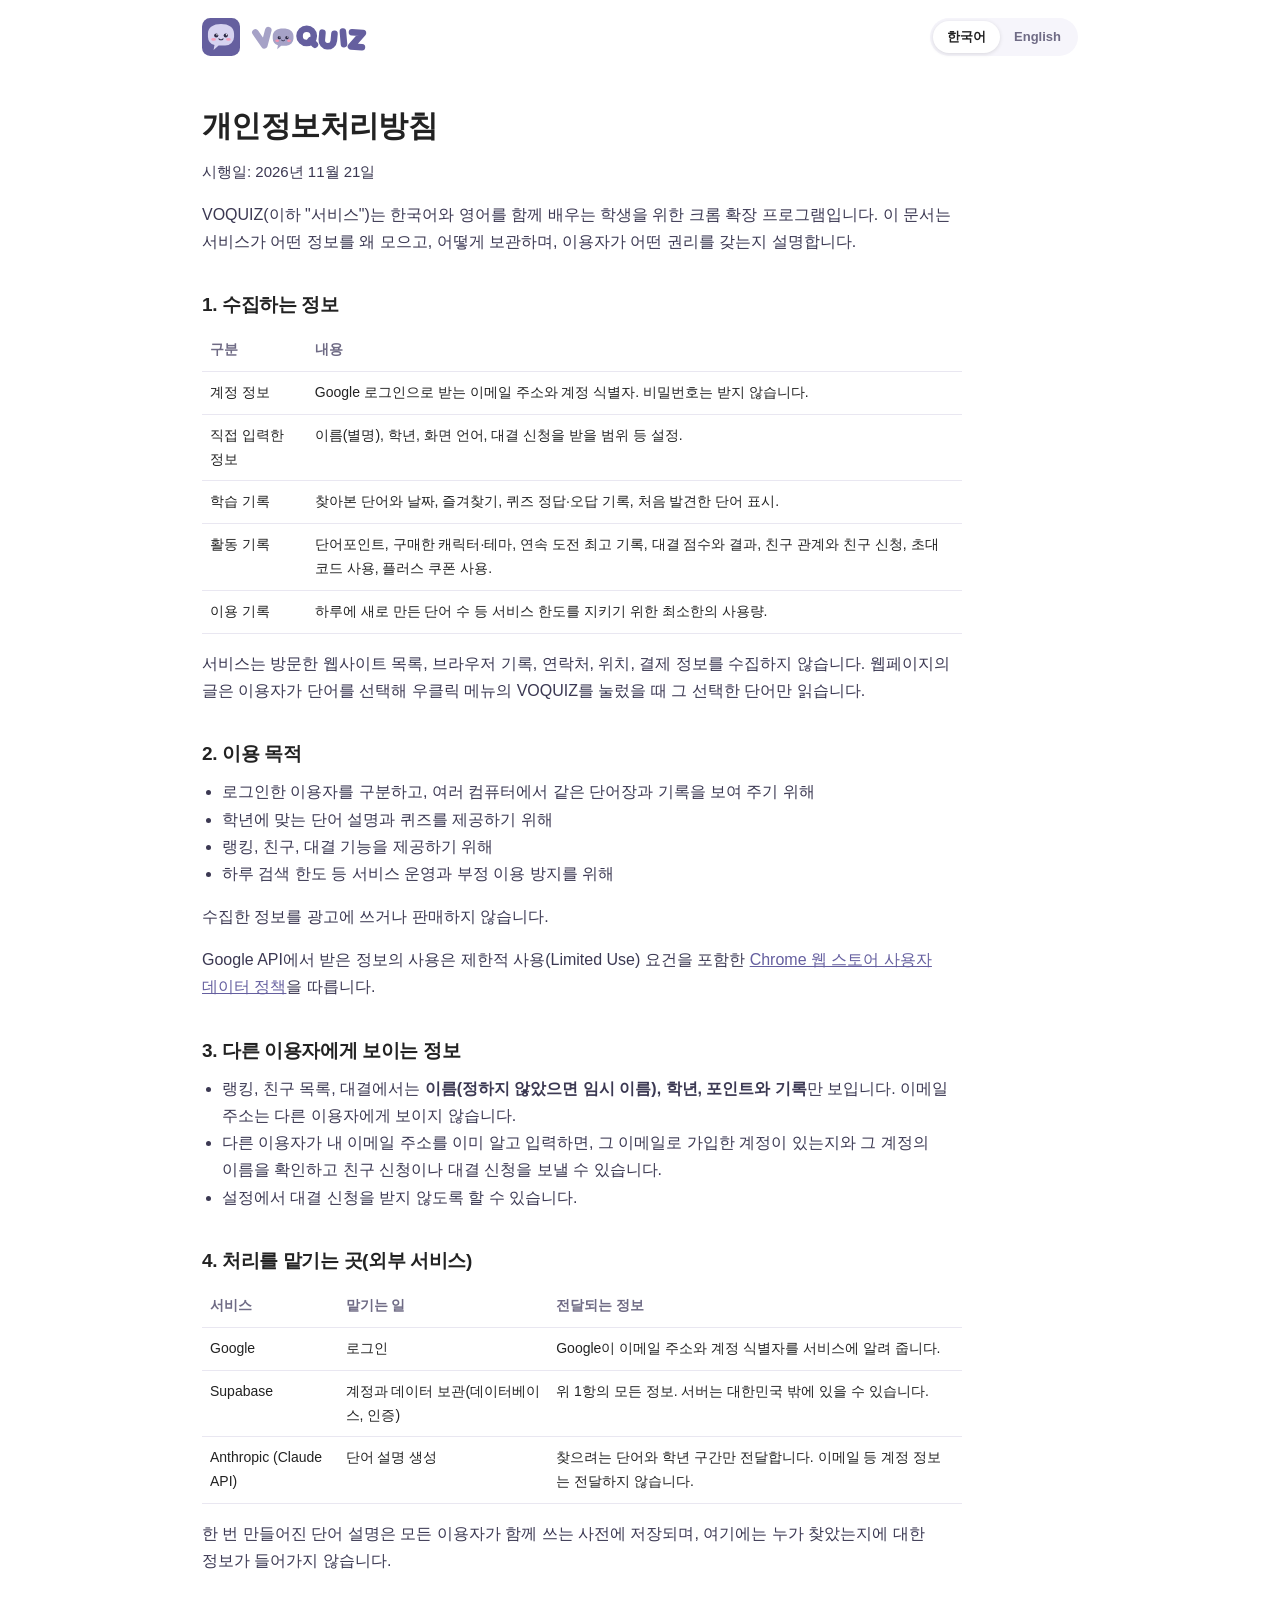
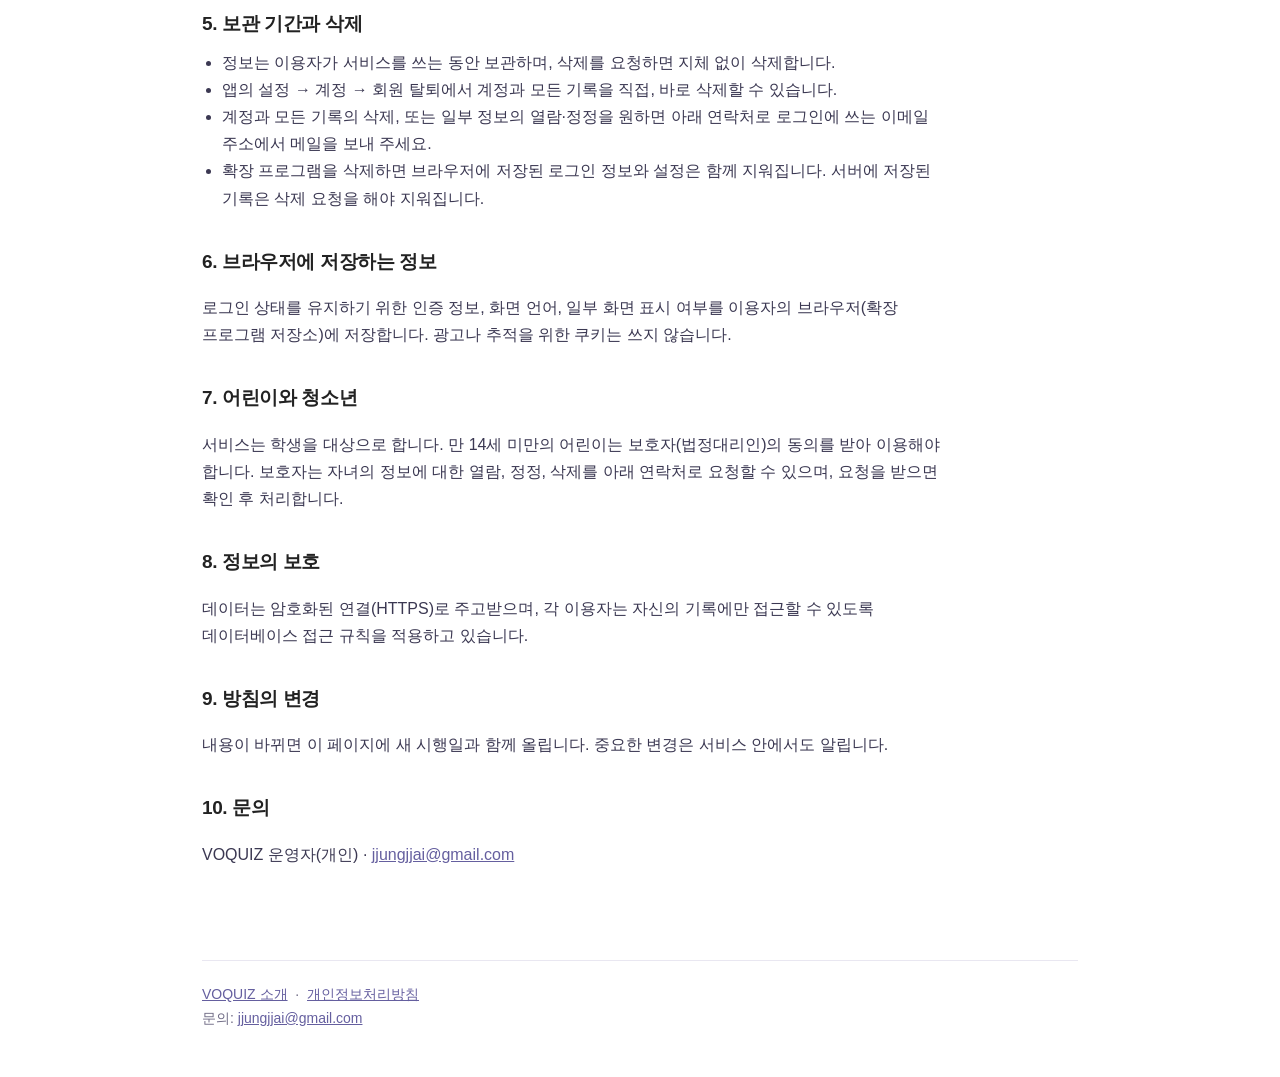
<file: privacy.html>
<!doctype html>
<html lang="ko">
<head>
<meta charset="utf-8">
<meta name="viewport" content="width=device-width, initial-scale=1">
<title>VOQUIZ 개인정보처리방침</title>
<meta name="description" content="VOQUIZ 개인정보처리방침">
<link rel="icon" href="data:image/svg+xml,<svg xmlns='http://www.w3.org/2000/svg' viewBox='0 0 128 128' aria-hidden='true'> <rect width='128' height='128' rx='28' fill='%23655f9f'/><g transform='translate(0 -7)'> <path d='M20 60 c0 -22 18 -33 44 -33 s44 11 44 33 v10 a30 30 0 0 1 -30 30 h-22 l-17 15 l3 -17 a30 30 0 0 1 -22 -28 z' fill='%23d6d2f0'/> <ellipse cx='39' cy='79' rx='8' ry='5' fill='%23ff8fab' opacity='.75'/><ellipse cx='89' cy='79' rx='8' ry='5' fill='%23ff8fab' opacity='.75'/> <circle cx='48' cy='66' r='7' fill='%232e2a47'/><circle cx='80' cy='66' r='7' fill='%232e2a47'/> <circle cx='50.5' cy='63.5' r='2.4' fill='%23fff'/><circle cx='82.5' cy='63.5' r='2.4' fill='%23fff'/> <path d='M57 77 q7 7 14 0' fill='none' stroke='%232e2a47' stroke-width='3.4' stroke-linecap='round'/> </g></svg>">
<style>
:root { --accent: #655f9f; --accent-dark: #574f82; --lime: #bbd86b; --good: #23552b; --text: #222; --bg: #fff; --surface: #f6f5fb; --line: #e9e7f1; --muted: #6f6b85; --m-ink: #2e2a47; }
* { box-sizing: border-box; }
html { scroll-behavior: smooth; }
body { margin: 0; font: 16px/1.7 -apple-system, "Apple SD Gothic Neo", "Malgun Gothic", "Noto Sans KR", "Segoe UI", sans-serif; color: var(--text); background: var(--bg); }
a { color: var(--accent); }
.wrap { max-width: 920px; margin: 0 auto; padding: 0 22px; }
header.top { display: flex; align-items: center; gap: 10px; padding: 18px 0; }
.brand { display: inline-flex; align-items: center; gap: 8px; color: var(--accent); text-decoration: none; }
.brand .icon svg { display: block; width: 38px; height: 38px; }
.brand .word svg { display: block; height: 34px; width: auto; }
.lang { margin-left: auto; display: inline-flex; padding: 3px; border-radius: 999px; background: var(--surface); }
.lang a { text-decoration: none; padding: 5px 14px; border-radius: 999px; font-size: 13px; font-weight: 700; color: var(--muted); }
.lang a.on { background: var(--bg); color: var(--text); box-shadow: 0 1px 4px rgba(0, 0, 0, .12); }

.hero { display: grid; grid-template-columns: 1.15fr .85fr; gap: 24px; align-items: center; padding: 34px 0 30px; }
.hero h1 { font-size: 40px; line-height: 1.22; letter-spacing: -.03em; margin: 0 0 14px; }
.hero h1 em { font-style: normal; color: var(--accent); }
.lead { font-size: 17px; color: var(--muted); margin: 0; max-width: 34em; word-break: keep-all; }
.tags { display: flex; flex-wrap: wrap; gap: 8px; margin-top: 18px; }
.tags span { border: 1px solid var(--line); border-radius: 999px; padding: 5px 13px; font-size: 13px; font-weight: 600; }
.tags span.fill { background: var(--accent); border-color: var(--accent); color: #fff; }
.stage { position: relative; border-radius: 28px; background: var(--surface); padding: 46px 10px 18px; text-align: center; }
.stage .mascot { display: block; width: 210px; max-width: 80%; margin: 0 auto; cursor: default; }
.say { position: absolute; left: 50%; top: 16px; transform: translateX(-50%); white-space: nowrap; background: var(--text); color: #fff; border-radius: 999px; padding: 6px 15px; font-size: 14px; font-weight: 700; animation: say-in .6s cubic-bezier(.3, 1.5, .5, 1) .4s both; }
.say::after { content: ""; position: absolute; left: 50%; bottom: -4px; width: 10px; height: 10px; background: inherit; transform: translateX(-50%) rotate(45deg); border-radius: 2px; }
@keyframes say-in { from { opacity: 0; transform: translate(-50%, 8px) scale(.8); } to { opacity: 1; transform: translate(-50%, 0) scale(1); } }

h2 { font-size: 24px; letter-spacing: -.02em; margin: 46px 0 6px; }
h2 + .sub { color: var(--muted); margin: 0 0 16px; }
.cards { display: grid; grid-template-columns: repeat(2, 1fr); gap: 14px; }
.card { display: flex; gap: 12px; align-items: center; border: 1px solid var(--line); border-radius: 20px; padding: 14px 18px 14px 8px; transition: transform .2s, box-shadow .2s; }
.card:hover { transform: translateY(-3px); box-shadow: 0 10px 24px rgba(101, 95, 159, .14); }
.card .mascot { flex: none; width: 96px; margin: 0; cursor: default; }
.card b { display: block; font-size: 17px; margin-bottom: 2px; }
.card p { margin: 0; font-size: 14px; line-height: 1.6; color: var(--muted); word-break: keep-all; }
.shelf { display: grid; grid-template-columns: repeat(8, 1fr); gap: 4px; border-radius: 24px; background: var(--surface); padding: 18px 12px 10px; }
.shelf .mascot { width: 100%; margin: 0; cursor: default; }
.steps { list-style: none; counter-reset: step; margin: 0; padding: 0; display: grid; gap: 10px; }
.steps li { counter-increment: step; display: flex; gap: 12px; align-items: flex-start; word-break: keep-all; }
.steps li::before { content: counter(step); flex: none; width: 26px; height: 26px; border-radius: 50%; background: var(--accent); color: #fff; font-size: 13px; font-weight: 800; display: grid; place-items: center; margin-top: 2px; }
.note { border: 1.5px dashed var(--accent); border-radius: 20px; padding: 16px 18px; font-size: 15px; background: color-mix(in srgb, var(--accent) 5%, transparent); word-break: keep-all; }
footer { margin-top: 56px; padding: 22px 0 46px; border-top: 1px solid var(--line); font-size: 14px; color: var(--muted); }

/* the privacy policy */
.doc { max-width: 760px; padding-bottom: 20px; }
.doc h1 { font-size: 30px; letter-spacing: -.02em; margin: 26px 0 8px; }
.doc h2 { font-size: 19px; margin: 34px 0 8px; }
.doc p, .doc li { color: #3b3852; }
.doc ul { padding-left: 20px; margin: 6px 0; }
.doc table { border-collapse: collapse; width: 100%; font-size: 14px; margin: 8px 0; }
.doc th, .doc td { text-align: left; vertical-align: top; border-bottom: 1px solid var(--line); padding: 9px 8px; }
.doc th { color: var(--muted); font-weight: 600; white-space: nowrap; }
.doc .lead { font-size: 15px; }

@media (max-width: 700px) {
  .hero { grid-template-columns: 1fr; padding-top: 18px; }
  .hero h1 { font-size: 31px; }
  .cards { grid-template-columns: 1fr; }
  .shelf { grid-template-columns: repeat(4, 1fr); }
  .brand .word svg { height: 28px; }
}
@media (prefers-reduced-motion: reduce) { *, *::before, *::after { animation: none !important; transition: none !important; } }
.mascot { display: block; width: 170px; margin: 14px auto 0; cursor: pointer; -webkit-tap-highlight-color: transparent; }
.mascot svg { display: block; width: 100%; height: auto; overflow: visible; }
.mascot .m-body { fill: var(--accent); }
.mascot .m-arm, .mascot .m-leg { fill: none; stroke: var(--accent-dark); stroke-width: 4.5; stroke-linecap: round; stroke-linejoin: round; }
.mascot .m-eyes circle { fill: #fff; }
.mascot .m-smile { fill: none; stroke: #fff; stroke-width: 3; stroke-linecap: round; }
.mascot .m-cheek { fill: #fff; opacity: .25; }
.mascot .m-shadow { fill: var(--text); opacity: .1; transform-box: fill-box; transform-origin: center; animation: m-shadow 1.2s ease-in-out infinite; }
.mascot .m-tile rect { fill: var(--lime); }
.mascot .m-tile.t2 rect { fill: #fff; stroke: var(--accent); stroke-width: 2; }
.mascot .m-tile.t3 rect { fill: var(--good); }
.mascot .m-tile text { font: 800 13px/1 -apple-system, "Apple SD Gothic Neo", "Malgun Gothic", sans-serif; text-anchor: middle; fill: #23552b; }
.mascot .m-tile.t2 text { fill: var(--accent); }
.mascot .m-tile.t3 text { fill: #fff; }
.mascot .m-bob { animation: m-bob 1.2s ease-in-out infinite; transform-box: fill-box; transform-origin: center bottom; }
.mascot .m-eyes { transform-box: fill-box; transform-origin: center; animation: m-blink 4s infinite; }
.mascot .m-arm { transform-box: fill-box; }
.mascot .m-arm.l { transform-origin: 100% 100%; animation: m-toss 1.2s ease-in-out infinite; }
.mascot .m-arm.r { transform-origin: 0% 100%; animation: m-toss-r 1.2s ease-in-out infinite; animation-delay: -.6s; }
.mascot .m-leg.l { animation: m-step 1.2s ease-in-out infinite; }
.mascot .m-leg.r { animation: m-step 1.2s ease-in-out infinite; animation-delay: -.6s; }
.mascot .m-tile { animation: m-juggle 2.4s linear infinite; }
.mascot .m-tile.t2 { animation-delay: -.8s; }
.mascot .m-tile.t3 { animation-delay: -1.6s; }
.mascot.jump svg { animation: m-jump .6s cubic-bezier(.3, 1.6, .5, 1); }
.mascot { width: 150px; margin-top: 8px; }
.mascot { position: relative; user-select: none; touch-action: manipulation; }
.mascot svg { transform-origin: 50% 92%; transition: transform .15s; }
.mascot .m-eyes-happy, .mascot .m-laugh { display: none; }
.mascot .m-eyes-happy path { fill: none; stroke: #fff; stroke-width: 3.2; stroke-linecap: round; }
.mascot .m-laugh { fill: #fff; }
.mascot.happy .m-eyes, .mascot.happy .m-smile { display: none; }
.mascot.happy .m-eyes-happy, .mascot.happy .m-laugh { display: block; }
.mascot.happy .m-cheek { opacity: .5; }
.mascot.happy .m-tile { animation-duration: 1.1s; }
.mascot.jump svg { animation: m-jump .6s cubic-bezier(.3, 1.6, .5, 1); }
.mascot.spin svg { animation: m-spin .7s cubic-bezier(.3, .9, .3, 1); transform-origin: 50% 60%; }
.mascot.wiggle svg { animation: m-wiggle .7s ease-in-out; }
.mascot.squish svg { animation: m-squish .6s cubic-bezier(.3, 1.5, .5, 1); }
.mascot.stretch svg { animation: m-stretch .6s cubic-bezier(.3, 1.5, .5, 1); }
.mascot.flip svg { animation: m-flip .75s cubic-bezier(.4, 0, .2, 1); transform-origin: 50% 60%; }
.mascot.party svg { animation: m-party 1.2s cubic-bezier(.3, 1, .4, 1); }
.mascot { --m-ink: #2e2a47; }
.mascot .m-body { fill: color-mix(in srgb, var(--accent) 62%, #fff); }
.mascot .m-arm, .mascot .m-leg { stroke: color-mix(in srgb, var(--accent) 85%, #000); stroke-width: 4; }
.mascot .m-shine { fill: none; stroke: #fff; stroke-width: 4; stroke-linecap: round; opacity: .45; }
.mascot .m-sprout { fill: var(--lime); stroke: var(--good); stroke-width: 2.4; stroke-linecap: round; stroke-linejoin: round; transform-box: fill-box; transform-origin: 50% 100%; animation: m-sway 2.4s ease-in-out infinite; }
.mascot .m-eyes circle { fill: var(--m-ink); }
.mascot .m-eyes .m-glint { fill: #fff; }
.mascot .m-eyes-happy path { stroke: var(--m-ink); stroke-width: 3.4; }
.mascot .m-smile { stroke: var(--m-ink); stroke-width: 2.6; }
.mascot .m-cheek { fill: #ff8fab; opacity: .65; }
.mascot.happy .m-cheek { opacity: .95; }
.mascot .m-laugh { fill: var(--m-ink); }
.mascot .m-laugh .m-tongue { fill: #ff8fab; }
.mascot .m-tile.t3 rect { fill: #ffd166; }
.mascot .m-tile.t3 text { fill: #6b4a00; }
.mascot .m-tile.t2 rect { stroke: color-mix(in srgb, var(--accent) 62%, #fff); }
.mascot.happy .m-sprout { animation-duration: .5s; }
.mascot .e, .mascot .mo { display: none; }
.mascot:not([data-eyes]) .e-default, .mascot[data-eyes="default"] .e-default,
.mascot[data-eyes="wide"] .e-wide, .mascot[data-eyes="wink"] .e-wink, .mascot[data-eyes="happy"] .e-happy,
.mascot[data-eyes="closed"] .e-closed, .mascot[data-eyes="laugh"] .e-laugh, .mascot[data-eyes="dizzy"] .e-dizzy,
.mascot[data-eyes="heart"] .e-heart, .mascot[data-eyes="star"] .e-star { display: block; }
.mascot:not([data-mouth]) .mo-smile, .mascot[data-mouth="smile"] .mo-smile, .mascot[data-mouth="cat"] .mo-cat,
.mascot[data-mouth="wavy"] .mo-wavy, .mascot[data-mouth="o"] .mo-o, .mascot[data-mouth="yawn"] .mo-yawn,
.mascot[data-mouth="laugh"] .mo-laugh { display: block; }
.mascot .e circle { fill: var(--m-ink); }
.mascot .e .m-glint { fill: #fff; }
.mascot .line { fill: none; stroke: var(--m-ink); stroke-width: 3.2; stroke-linecap: round; stroke-linejoin: round; }
.mascot .mo-cat, .mascot .mo-wavy { stroke-width: 2.6; }
.mascot .e-heart path { fill: #f0486b; }
.mascot .e-star path { fill: #ffc12b; stroke: #e39a00; stroke-width: 1; stroke-linejoin: round; }
.mascot .mo-o, .mascot .mo-yawn ellipse, .mascot .mo-laugh path { fill: var(--m-ink); }
.mascot .mo .m-tongue { fill: #ff8fab !important; }
.mascot .e-heart { transform-box: fill-box; transform-origin: center; animation: m-beat .5s ease-in-out infinite; }
.mascot .e-star { transform-box: fill-box; transform-origin: center; animation: m-twinkle .6s ease-in-out infinite; }
.mascot .e-dizzy { transform-box: fill-box; transform-origin: center; animation: m-woozy .5s linear infinite; }
.mascot .mo-yawn { transform-box: fill-box; transform-origin: center top; animation: m-yawn 1.6s ease-in-out both; }
.mascot .m-cheek { transform-box: fill-box; transform-origin: center; transition: transform .2s, opacity .2s; }
.mascot[data-blush="1"] .m-cheek { opacity: 1; transform: scale(1.35); }
.mascot .m-look { transition: transform .25s cubic-bezier(.3, 1.4, .5, 1); }
.mascot[data-look="l"] .m-look { transform: translateX(-4px); }
.mascot[data-look="r"] .m-look { transform: translateX(4px); }
.mascot[data-look="u"] .m-look { transform: translateY(-3px); }
.mascot[data-eyes]:not([data-eyes="default"]) .m-tile { animation-duration: 1.3s; }
.mascot[data-eyes="closed"] .m-tile { animation-duration: 3.4s; }
.mascot.shrink svg { animation: m-shrink 1s cubic-bezier(.3, 1.4, .5, 1); }
.mascot.pop svg { animation: m-startle .6s cubic-bezier(.3, 1.8, .5, 1); }
.mascot.sway svg { animation: m-sway-body 1.6s ease-in-out; }
.mascot.shake svg { animation: m-shake .6s linear; }
.mascot.tilt svg { animation: m-tilt .9s cubic-bezier(.3, 1.4, .5, 1); }
.mascot.bounce svg { animation: m-bounce .9s cubic-bezier(.3, 1.3, .5, 1); }
.mascot.hop svg { animation: m-hop .6s cubic-bezier(.3, 1.5, .5, 1); }
.mascot .m-pose { display: block; transform-origin: 50% 92%; transition: transform .45s cubic-bezier(.3, 1.3, .5, 1); }
.mascot .m-tiles, .mascot .m-legs, .mascot .m-arm { transition: opacity .3s; }
.mascot { --accent: #655f9f; --accent-dark: #574f82; --lime: #bbd86b; --good: #23552b; }
@keyframes m-bob { 0%, 100% { transform: translateY(0) scale(1, 1); } 50% { transform: translateY(3px) scale(1.04, .96); } }
@keyframes m-shadow { 0%, 100% { transform: scaleX(1); } 50% { transform: scaleX(1.12); } }
@keyframes m-blink { 0%, 44%, 50%, 100% { transform: scaleY(1); } 47% { transform: scaleY(.1); } }
@keyframes m-toss { 0%, 100% { transform: rotate(0); } 50% { transform: rotate(-12deg); } }
@keyframes m-toss-r { 0%, 100% { transform: rotate(0); } 50% { transform: rotate(12deg); } }
@keyframes m-step { 0%, 100% { transform: translateY(0); } 50% { transform: translateY(-3px); } }
@keyframes m-juggle {
  0% { transform: translate(60px, 46px) rotate(-10deg); }
  14% { transform: translate(72px, 20px) rotate(8deg); }
  28% { transform: translate(90px, 6px) rotate(16deg); }
  42% { transform: translate(110px, 6px) rotate(8deg); }
  56% { transform: translate(128px, 20px) rotate(-6deg); }
  70% { transform: translate(140px, 46px) rotate(-14deg); }
  85% { transform: translate(100px, 40px) rotate(-4deg); }
  100% { transform: translate(60px, 46px) rotate(-10deg); }
}
@keyframes m-jump { 0% { transform: translateY(0); } 40% { transform: translateY(-18px) rotate(-4deg); } 100% { transform: translateY(0); } }
@keyframes m-spin { to { transform: rotate(360deg); } }
@keyframes m-wiggle { 0%, 100% { transform: rotate(0); } 20% { transform: rotate(-12deg); } 40% { transform: rotate(11deg); } 60% { transform: rotate(-8deg); } 80% { transform: rotate(6deg); } }
@keyframes m-squish { 0%, 100% { transform: scale(1); } 35% { transform: scale(1.22, .72); } 65% { transform: scale(.92, 1.1); } }
@keyframes m-stretch { 0%, 100% { transform: scale(1); } 40% { transform: scale(.8, 1.28) translateY(-8px); } 70% { transform: scale(1.06, .95); } }
@keyframes m-flip { 0% { transform: translateY(0) rotate(0); } 50% { transform: translateY(-26px) rotate(-180deg); } 100% { transform: translateY(0) rotate(-360deg); } }
@keyframes m-party { 0% { transform: translateY(0) rotate(0) scale(1); } 20% { transform: translateY(-22px) rotate(-10deg) scale(1.08); } 40% { transform: translateY(0) rotate(8deg) scale(1.05, .92); } 60% { transform: translateY(-16px) rotate(-6deg) scale(1.06); } 80% { transform: translateY(0) rotate(4deg) scale(1.03, .95); } 100% { transform: translateY(0) rotate(0) scale(1); } }
@keyframes m-pop { 0% { opacity: 0; transform: translate(-50%, -50%) scale(.3); } 20% { opacity: 1; transform: translate(calc(-50% + var(--dx) * .4), calc(-50% + var(--dy) * .5)) scale(1.25) rotate(var(--turn)); } 100% { opacity: 0; transform: translate(calc(-50% + var(--dx)), calc(-50% + var(--dy))) scale(.8) rotate(var(--turn)); } }
@keyframes m-say { 0% { opacity: 0; transform: translate(-50%, 6px) scale(.8); } 12%, 80% { opacity: 1; transform: translate(-50%, -6px) scale(1); } 100% { opacity: 0; transform: translate(-50%, -12px) scale(.95); } }
@keyframes m-sway { 0%, 100% { transform: rotate(-9deg); } 50% { transform: rotate(9deg); } }
@keyframes m-beat { 50% { transform: scale(1.25); } }
@keyframes m-twinkle { 50% { transform: scale(1.2) rotate(12deg); } }
@keyframes m-woozy { to { transform: rotate(360deg); } }
@keyframes m-yawn { 0%, 100% { transform: scale(.4, .3); } 35%, 70% { transform: scale(1); } }
@keyframes m-shrink { 0%, 100% { transform: scale(1) rotate(0); } 30%, 75% { transform: scale(.86) rotate(-7deg) translateY(4px); } }
@keyframes m-startle { 0%, 100% { transform: scale(1); } 30% { transform: scale(1.18, 1.24) translateY(-12px); } 60% { transform: scale(.96, 1.02); } }
@keyframes m-sway-body { 0%, 100% { transform: rotate(0); } 25% { transform: rotate(-7deg); } 50% { transform: rotate(0) translateY(2px); } 75% { transform: rotate(7deg); } }
@keyframes m-shake { 0%, 100% { transform: translateX(0) rotate(0); } 15% { transform: translateX(-6px) rotate(-4deg); } 30% { transform: translateX(6px) rotate(4deg); } 45% { transform: translateX(-5px) rotate(-3deg); } 60% { transform: translateX(5px) rotate(3deg); } 80% { transform: translateX(-2px); } }
@keyframes m-tilt { 0%, 100% { transform: rotate(0); } 35%, 70% { transform: rotate(14deg) translateX(4px); } }
@keyframes m-bounce { 0%, 100% { transform: translateY(0); } 20% { transform: translateY(-12px) rotate(-4deg); } 40% { transform: translateY(0) scale(1.05, .94); } 60% { transform: translateY(-12px) rotate(4deg); } 80% { transform: translateY(0) scale(1.05, .94); } }
@keyframes m-hop { 0%, 100% { transform: translateY(0); } 45% { transform: translateY(-9px); } 70% { transform: translateY(0) scale(1.04, .95); } }
@keyframes m-roll-r { to { transform: rotate(720deg); } }
@keyframes m-roll-l { to { transform: rotate(-720deg); } }
/* ---------- interactive parts ---------- */
button { font: inherit; color: inherit; background: none; border: 0; padding: 0; cursor: pointer; }
.stage .mascot { cursor: pointer; -webkit-tap-highlight-color: transparent; }
.stage .hint { margin: 6px 0 0; font-size: 12px; font-weight: 600; color: var(--muted); }
.stage .pop { position: absolute; left: 50%; top: 52%; font-size: 20px; pointer-events: none; animation: pop-fly .95s cubic-bezier(.2, .8, .3, 1) forwards; }
@keyframes pop-fly { 0% { opacity: 0; transform: translate(-50%, -50%) scale(.3); } 20% { opacity: 1; } 100% { opacity: 0; transform: translate(calc(-50% + var(--dx)), calc(-50% + var(--dy))) rotate(var(--turn)) scale(1.1); } }
button.card { width: 100%; text-align: left; position: relative; background: var(--bg); }
button.card:focus-visible, .pick:focus-visible, dialog button:focus-visible { outline: 2px solid var(--accent); outline-offset: 3px; }
.card .more { display: inline-block; margin-top: 6px; font-size: 13px; font-weight: 700; color: var(--accent); }
.card:hover .more { text-decoration: underline; }
.card:hover .mascot svg { animation: m-jump .6s cubic-bezier(.3, 1.6, .5, 1); }
.shelf .pick { border-radius: 16px; padding: 4px 0 0; transition: background .15s, transform .15s; }
.shelf .pick:hover { background: var(--bg); transform: translateY(-4px); }
.shelf .pick[aria-pressed="true"] { background: var(--bg); box-shadow: 0 0 0 2px var(--accent); }
.shelf .pick .mascot { pointer-events: none; }

dialog { width: min(560px, calc(100vw - 28px)); max-height: calc(100vh - 28px); border: 0; border-radius: 26px; padding: 0; color: var(--text); box-shadow: 0 30px 80px rgba(30, 26, 60, .35); }
dialog::backdrop { background: rgba(30, 26, 60, .45); backdrop-filter: blur(3px); }
dialog[open] { animation: sheet-in .3s cubic-bezier(.2, 1.2, .4, 1); }
@keyframes sheet-in { from { opacity: 0; transform: translateY(24px) scale(.97); } to { opacity: 1; transform: none; } }
.sheet { padding: 22px 22px 24px; }
.sheet-head { display: flex; align-items: center; gap: 10px; }
.sheet-head .mascot { flex: none; width: 84px; margin: -10px 0 -6px -10px; cursor: default; }
.sheet-head h3 { flex: 1; margin: 0; font-size: 22px; letter-spacing: -.02em; }
.sheet-head .close { flex: none; width: 36px; height: 36px; border-radius: 50%; background: var(--surface); font-size: 18px; line-height: 1; }
.sheet ul.points { list-style: none; margin: 12px 0 0; padding: 0; display: grid; gap: 7px; }
.sheet ul.points li { position: relative; padding-left: 24px; font-size: 15px; line-height: 1.55; word-break: keep-all; }
.sheet ul.points li::before { content: "✓"; position: absolute; left: 0; top: 3px; width: 17px; height: 17px; border-radius: 50%; background: var(--lime); color: var(--good); font-size: 11px; font-weight: 900; display: grid; place-items: center; }
.try { margin: 18px 0 8px; font-size: 13px; font-weight: 800; color: var(--accent); letter-spacing: .02em; }
.demo { border: 1px solid var(--line); border-radius: 18px; padding: 16px; }
.demo .word { font-size: 22px; font-weight: 800; letter-spacing: -.02em; }
.demo .word span { font-size: 15px; font-weight: 600; color: var(--muted); margin-left: 8px; }
.demo .def { margin: 6px 0 0; font-size: 15px; line-height: 1.55; }
.demo .def.second { color: var(--muted); font-size: 14px; }
.veil { display: block; width: 100%; margin-top: 10px; text-align: left; border-radius: 12px; padding: 10px 12px; background: var(--surface); font-size: 14px; }
.veil small { display: block; font-size: 11px; font-weight: 800; color: var(--accent); margin-bottom: 2px; }
.veil span { filter: blur(6px); transition: filter .35s; user-select: none; }
.veil em { font-style: normal; float: right; font-size: 12px; font-weight: 700; color: var(--accent); }
.veil.open span { filter: none; user-select: auto; }
.veil.open em { display: none; }
.day { font-size: 12px; font-weight: 800; color: var(--muted); margin: 10px 0 2px; }
.day:first-child { margin-top: 0; }
.row { display: flex; align-items: center; gap: 10px; padding: 8px 0; border-top: 1px solid var(--line); }
.row i { flex: none; width: 34px; height: 34px; border-radius: 10px; background: var(--surface); font-style: normal; font-weight: 800; color: var(--accent); display: grid; place-items: center; }
.row div { flex: 1; min-width: 0; font-weight: 700; }
.row div small { display: block; font-weight: 500; color: var(--muted); }
.row .star { flex: none; width: 36px; height: 36px; border-radius: 50%; font-size: 20px; color: #c9c6d8; transition: transform .2s; }
.row .star[aria-pressed="true"] { color: #f5b301; transform: scale(1.2) rotate(72deg); }
.q { font-size: 17px; font-weight: 700; line-height: 1.5; word-break: keep-all; }
.choices { display: grid; grid-template-columns: 1fr 1fr; gap: 8px; margin-top: 12px; }
.choice { border: 1px solid var(--line); border-radius: 12px; padding: 10px 12px; text-align: left; font-weight: 700; transition: border-color .15s, background .15s, transform .15s; }
.choice:hover:not(:disabled) { border-color: var(--text); }
.choice.ok { border-color: var(--good); background: #eef6dc; color: var(--good); transform: scale(1.03); }
.choice.no { border-color: #d93a2b; background: #fdecea; color: #b93a2b; animation: shake .4s; }
.choice.dim { opacity: .45; }
@keyframes shake { 20% { transform: translateX(-5px); } 40% { transform: translateX(5px); } 60% { transform: translateX(-3px); } 80% { transform: translateX(3px); } }
.verdict { min-height: 1.7em; margin: 10px 0 0; font-weight: 800; text-align: center; }
.verdict.good { color: var(--good); } .verdict.bad { color: #b93a2b; }
.go { display: block; width: 100%; margin-top: 12px; border-radius: 999px; padding: 11px 0; background: var(--accent); color: #fff; font-weight: 800; }
.go.ghost { background: none; color: var(--text); border: 1px solid var(--text); }
.lane { display: flex; align-items: center; gap: 8px; margin-top: 6px; }
.lane b { flex: none; width: 44px; font-size: 12px; color: var(--muted); }
.lane.me b { color: var(--accent); }
.track { position: relative; flex: 1; height: 46px; margin-right: 26px; border-bottom: 2px dashed var(--line); }
.runner { position: absolute; bottom: -4px; left: 0; width: 48px; margin-left: -24px; transition: left .35s cubic-bezier(.3, 1.3, .5, 1); }
.runner .mascot { width: 100%; margin: 0; cursor: default; }
.runner u { position: absolute; left: 50%; top: -4px; transform: translateX(-50%); text-decoration: none; min-width: 18px; padding: 0 5px; border-radius: 999px; background: var(--text); color: #fff; font-size: 10px; font-weight: 800; line-height: 15px; text-align: center; }
.lane.me .runner u { background: var(--accent); }
.clock { text-align: center; font-size: 26px; font-weight: 800; font-variant-numeric: tabular-nums; letter-spacing: -.02em; }
@media (max-width: 700px) { .choices { grid-template-columns: 1fr; } .sheet { padding: 18px 16px 20px; } }

/* ---------- a search result, with each part named ---------- */
.demo.result { padding: 14px 16px 16px; }
.words { display: flex; flex-wrap: wrap; gap: 6px; margin-bottom: 12px; }
.word-tab { border: 1px solid var(--line); border-radius: 999px; padding: 4px 13px; font-size: 13px; font-weight: 700; color: var(--muted); }
.word-tab[aria-selected="true"] { background: var(--text); border-color: var(--text); color: #fff; }
.demo.result .word { font-size: 26px; }
.meaning { display: grid; grid-template-columns: 1fr 1fr; gap: 8px; margin-top: 10px; }
.meaning .m { border-radius: 14px; padding: 10px 12px; }
.meaning .m.ko { background: #efedf9; } .meaning .m.en { background: #eef6dc; }
.meaning small, .section h4 { display: inline-block; font-size: 11px; font-weight: 800; letter-spacing: .03em; border-radius: 999px; padding: 1px 9px; margin: 0 0 4px; }
.meaning .ko small { background: var(--accent); color: #fff; } .meaning .en small { background: var(--good); color: var(--lime); }
.meaning p { margin: 0; font-size: 15px; line-height: 1.5; font-weight: 600; word-break: keep-all; }
.section { margin-top: 12px; }
.section h4 { background: var(--surface); color: var(--accent); }
.section.easy h4 { background: #ffd166; color: #6b4a00; }
.section.easy .veil { margin-top: 6px; }
.section .ex { margin: 0; font-size: 15px; font-weight: 600; line-height: 1.5; }
.section .ex span { font-weight: 500; color: var(--muted); }
.section.saying { border-radius: 14px; background: #fff6dd; padding: 10px 12px; }
.section.saying h4 { background: #ffb347; color: #5b3200; }
.section.saying p { margin: 4px 0 0; font-size: 14px; line-height: 1.5; }
.section.saying p em { font-style: normal; font-size: 11px; font-weight: 800; color: #a05a00; margin-right: 6px; }
.section.saying p b { font-size: 16px; }
.section.saying p span { display: block; color: #6b5a3a; }
.legend { display: flex; flex-wrap: wrap; gap: 8px; margin-top: 16px; }
.legend span { border-radius: 999px; padding: 6px 14px; font-size: 14px; font-weight: 800; }
.legend .k { background: var(--accent); color: #fff; } .legend .e { background: var(--good); color: var(--lime); }
.legend .m { background: #ffd166; color: #6b4a00; } .legend .s { background: #ffb347; color: #5b3200; }
@media (max-width: 700px) { .meaning { grid-template-columns: 1fr; } }

/* ---------- explanation on one side, the real app on the other ---------- */
dialog { width: min(940px, calc(100vw - 28px)); }
.sheet { position: relative; display: grid; grid-template-columns: 1fr 420px; padding: 0; }
.sheet > .close { position: absolute; right: 14px; top: 14px; width: 36px; height: 36px; border-radius: 50%; background: #fff; box-shadow: 0 2px 8px rgba(0, 0, 0, .15); font-size: 18px; line-height: 1; z-index: 2; }
.guide-side { padding: 26px 26px 28px; }
.live-side { padding: 26px 22px 20px; background: #efedf9; border-radius: 0 26px 26px 0; }
.kind { display: inline-block; font-size: 12px; font-weight: 800; letter-spacing: .05em; border-radius: 999px; padding: 3px 12px; background: var(--surface); color: var(--muted); margin-bottom: 10px; }
.kind.try { background: var(--accent); color: #fff; }
.guide-side .sheet-head .mascot { width: 96px; }
.guide-side h3 { font-size: 26px; }
.guide-side ul.points { margin-top: 16px; gap: 11px; }
.guide-side ul.points li { font-size: 16px; }
.live { border-radius: 20px; background: #fff; box-shadow: 0 14px 34px rgba(60, 50, 120, .2); overflow: hidden; }
.live-bar { display: flex; align-items: center; gap: 5px; padding: 9px 12px; background: #2e2a47; color: #fff; font-size: 12px; }
.live-bar i { width: 9px; height: 9px; border-radius: 50%; background: #ff6b6b; } .live-bar i:nth-child(2) { background: #ffd166; } .live-bar i:nth-child(3) { background: #7fd67f; }
.live-bar b { margin-left: 6px; font-weight: 700; }
.live-bar em { margin-left: auto; font-style: normal; font-weight: 800; font-size: 10px; letter-spacing: .06em; background: var(--lime); color: var(--good); border-radius: 999px; padding: 1px 8px; }
.live-tabs { display: flex; gap: 6px; padding: 8px 10px; background: #f6f5fb; border-bottom: 1px solid var(--line); overflow-x: auto; }
.live-tabs button { flex: none; border: 1px solid var(--line); border-radius: 999px; padding: 4px 12px; font-size: 12px; font-weight: 700; color: var(--muted); background: #fff; }
.live-tabs button[aria-pressed="true"] { background: var(--text); border-color: var(--text); color: #fff; }
.live-screen { position: relative; height: 620px; background: #fff; }
.live-screen iframe { position: absolute; inset: 0; width: 100%; height: 100%; border: 0; opacity: 0; transition: opacity .3s; }
.live.ready iframe { opacity: 1; }
.live-loading { position: absolute; inset: 0; display: grid; place-items: center; color: var(--muted); font-size: 14px; font-weight: 600; }
.live.ready .live-loading { display: none; }
.live-note { margin: 0; padding: 9px 12px 11px; font-size: 12px; line-height: 1.5; color: var(--muted); background: #f6f5fb; border-top: 1px solid var(--line); word-break: keep-all; }
#try-dict .live { box-shadow: 0 18px 44px rgba(101, 95, 159, .2); border: 2px solid #ece9f8; }
#try-dict .live-screen { height: 600px; }
@media (max-width: 860px) {
  .sheet { grid-template-columns: 1fr; }
  .live-side { border-radius: 0 0 26px 26px; padding: 18px 14px 16px; }
  .guide-side { padding: 22px 18px 18px; }
  .live-screen { height: 560px; }
}

/* ---------- every character: a strip to scroll, and a window with all of them ---------- */
.mascot.shade { filter: brightness(0) opacity(.14); }
.parade { display: flex; gap: 2px; overflow-x: auto; padding: 14px 6px 8px; margin-top: 12px; scroll-snap-type: x proximity; scrollbar-width: thin; -webkit-mask-image: linear-gradient(90deg, transparent, #000 5%, #000 95%, transparent); mask-image: linear-gradient(90deg, transparent, #000 5%, #000 95%, transparent); }
.walker { position: relative; flex: none; width: 84px; border-radius: 16px; scroll-snap-align: start; transition: transform .15s; }
.walker:hover { transform: translateY(-5px); }
.walker .mascot { width: 100%; margin: 0; pointer-events: none; }
.walker i, .face-card.secret .mascot + b::before { font-style: normal; }
.walker i { position: absolute; left: 0; right: 0; top: 42%; text-align: center; font-size: 22px; font-weight: 900; color: var(--accent); opacity: .7; }
.walker.secret:hover .mascot { animation: m-wiggle .7s ease-in-out; }
.center { text-align: center; margin: 12px 0 0; }
dialog#all { width: min(880px, calc(100vw - 28px)); }
.all { padding: 24px 22px 22px; }
.all-head { display: flex; gap: 12px; align-items: flex-start; position: sticky; top: 0; background: #fff; padding-bottom: 12px; z-index: 1; }
.all-head h3 { margin: 0; font-size: 24px; letter-spacing: -.02em; }
.all-head h3 em { font-style: normal; font-size: 13px; font-weight: 800; color: var(--accent); background: #efedf9; border-radius: 999px; padding: 2px 10px; vertical-align: 4px; margin-left: 6px; white-space: nowrap; }
.all-head p { margin: 4px 0 0; font-size: 14px; color: var(--muted); line-height: 1.55; word-break: keep-all; }
.all-head .close { flex: none; margin-left: auto; width: 36px; height: 36px; border-radius: 50%; background: var(--surface); font-size: 18px; line-height: 1; }
.all-grid { display: grid; grid-template-columns: repeat(auto-fill, minmax(104px, 1fr)); gap: 10px; }
.face-card { position: relative; border: 1.5px solid var(--line); border-radius: 18px; padding: 6px 6px 10px; text-align: center; background: #fff; transition: transform .15s, border-color .15s; }
.face-card:hover { transform: translateY(-3px); border-color: var(--accent); }
.face-card .mascot { width: 100%; margin: 0; pointer-events: none; }
.face-card b { display: block; font-size: 14px; }
.face-card small { display: block; font-size: 11px; font-weight: 700; color: var(--accent); min-height: 1.4em; }
.face-card.secret { background: #faf9fd; border-style: dashed; }
.face-card.secret b { color: var(--muted); letter-spacing: .1em; }
.face-card.secret small { color: #c79a00; }
.face-card.special { border-color: #ffc23d; }
.face-card u { position: absolute; left: 8px; top: 8px; text-decoration: none; font-size: 10px; font-weight: 900; color: #5b3d00; background: linear-gradient(135deg, #ffe08a, #ffc23d); border-radius: 999px; padding: 1px 7px; z-index: 1; }
.face-card.peek .mascot { animation: m-wiggle .7s ease-in-out; filter: brightness(0) opacity(.3); }
.face-card.peek b { color: var(--accent); letter-spacing: 0; animation: pop-name .3s cubic-bezier(.3, 1.6, .5, 1); }
@keyframes pop-name { from { transform: scale(.6); } to { transform: none; } }
/* ---------- the home page ---------- */
body.home { background: radial-gradient(900px 420px at 88% -60px, #efeaff 0, transparent 70%), radial-gradient(700px 380px at -10% 12%, #f1f8dc 0, transparent 70%), #fff; }
.hero { padding: 26px 0 34px; }
.hero h1 { font-size: 46px; line-height: 1.16; }
.hero h1 em { display: inline-block; background: linear-gradient(transparent 62%, #dcecab 62%); color: var(--accent-dark); padding: 0 4px; }
.hero .lead { font-size: 18px; color: #4a4663; margin-top: 4px; }
.cta { display: flex; flex-wrap: wrap; gap: 10px; margin-top: 20px; }
.btn { display: inline-flex; align-items: center; gap: 8px; border-radius: 999px; padding: 12px 22px; font-weight: 800; text-decoration: none; background: var(--accent); color: #fff; box-shadow: 0 8px 20px rgba(101, 95, 159, .3); transition: transform .15s; }
.btn:hover { transform: translateY(-2px); }
.btn.ghost { background: #fff; color: var(--text); box-shadow: none; border: 1.5px solid var(--text); }
/* The character stands on the page itself, with no frame around it: one soft patch of colour behind. */
.stage { background: none; border: 0; box-shadow: none; border-radius: 0; padding: 54px 0 0; }
.stage::before { content: ""; position: absolute; left: 50%; top: 50%; width: 300px; height: 300px; max-width: 100%; transform: translate(-50%, -46%); border-radius: 50%; background: radial-gradient(closest-side, #ece8ff, rgba(236, 232, 255, 0)); z-index: -1; }
.stage .mascot { width: 280px; max-width: 100%; }
.stage .say { top: 8px; font-size: 15px; padding: 7px 17px; }
.stage .hint { margin-top: 2px; font-size: 12px; opacity: .8; }
.stage .float { display: none; }
.float { position: absolute; width: 38px; height: 38px; border-radius: 11px; display: grid; place-items: center; font-weight: 900; font-size: 17px; box-shadow: 0 6px 14px rgba(0, 0, 0, .1); animation: floaty 4s ease-in-out infinite; }
.float.a { left: -14px; top: 34%; background: var(--lime); color: var(--good); transform: rotate(-10deg); }
.float.b { right: -12px; top: 22%; background: #ffd166; color: #6b4a00; animation-delay: -1.3s; }
.float.c { right: 8%; bottom: -14px; background: var(--accent); color: #fff; animation-delay: -2.4s; }
@keyframes floaty { 0%, 100% { translate: 0 0; } 50% { translate: 0 -10px; } }
section.block { margin-top: 62px; }
.hero { grid-template-columns: 1.2fr .8fr; gap: 34px; align-items: center; }
.hero .tags { margin: 0 0 14px; }
.hero h1 { margin-bottom: 0; }
.bridge { margin: 22px 0 8px; font-size: 14px; font-weight: 800; color: var(--accent); }
.bridge::after { content: " ↓"; }
.three { list-style: none; counter-reset: way; margin: 0; padding: 0; display: grid; grid-template-columns: repeat(3, 1fr); gap: 10px; }
.three li { counter-increment: way; position: relative; border-radius: 18px; padding: 30px 12px 12px; background: #fff; border: 2px solid #ece9f8; }
.three li::before { content: counter(way); position: absolute; left: 12px; top: -12px; width: 30px; height: 30px; border-radius: 50%; display: grid; place-items: center; font-weight: 900; font-size: 15px; color: #fff; background: var(--accent); box-shadow: 0 4px 10px rgba(0, 0, 0, .12); }
.three li:nth-child(2)::before { background: #ffc23d; color: #5b3d00; }
.three li:nth-child(3)::before { background: var(--good); color: var(--lime); }
.three b { display: block; font-size: 16px; line-height: 1.3; background: linear-gradient(transparent 60%, #ffe08a 60%); width: fit-content; }
.three span { display: block; margin-top: 5px; font-size: 13.5px; line-height: 1.5; color: #4a4663; word-break: keep-all; }
.cta { margin-top: 22px; }
.letter { position: relative; margin: 26px 0 4px; padding: 20px 20px 14px; border-radius: 6px 20px 20px 20px; background: #fffbe9; box-shadow: 0 10px 24px rgba(120, 100, 40, .15); transform: rotate(-1deg); }
/* a strip of masking tape: see-through, a little glossy, with torn ends */
.letter .tape { position: absolute; left: 30px; top: -13px; width: 96px; height: 26px; transform: rotate(-3deg);
  background:
    linear-gradient(180deg, rgba(255, 255, 255, .45), rgba(255, 255, 255, 0) 38%, rgba(0, 0, 0, .05)),
    repeating-linear-gradient(90deg, rgba(255, 255, 255, .16) 0 2px, rgba(255, 255, 255, 0) 2px 7px),
    rgba(176, 208, 92, .62);
  clip-path: polygon(4px 0, calc(100% - 4px) 0, 100% 12%, calc(100% - 4px) 25%, 100% 38%, calc(100% - 3px) 50%, 100% 63%, calc(100% - 4px) 76%, 100% 88%, calc(100% - 4px) 100%, 4px 100%, 0 88%, 4px 75%, 0 62%, 3px 50%, 0 37%, 4px 25%, 0 12%);
  backdrop-filter: blur(.5px); }
.letter p { margin: 0; font-size: 16px; line-height: 1.7; color: #3a3320; word-break: keep-all; }
.letter p b { background: linear-gradient(transparent 60%, #ffe08a 60%); font-weight: 700; }
.letter .heart { color: #e8395a; display: inline-block; animation: heart-beat 1.2s ease-in-out infinite; }
.letter .from { display: block; margin-top: 10px; text-align: right; font-size: 13px; font-weight: 700; color: #8a7a4a; }
@keyframes heart-beat { 0%, 100% { transform: scale(1); } 30% { transform: scale(1.3); } 60% { transform: scale(.95); } }
.eyebrow { display: inline-block; font-size: 13px; font-weight: 800; letter-spacing: .04em; color: var(--accent); background: #efedf9; border-radius: 999px; padding: 3px 12px; margin-bottom: 8px; }
section.block h2 { font-size: 30px; margin: 0 0 6px; }
section.block h2 + .sub { font-size: 17px; margin-bottom: 20px; }
.two { display: grid; grid-template-columns: 1fr 420px; gap: 30px; align-items: center; }
.two ul { list-style: none; padding: 0; margin: 14px 0 0; display: grid; gap: 9px; }
.two li { position: relative; padding-left: 28px; font-size: 16px; word-break: keep-all; }
.two li::before { content: "✓"; position: absolute; left: 0; top: 4px; width: 19px; height: 19px; border-radius: 50%; background: var(--lime); color: var(--good); font-size: 12px; font-weight: 900; display: grid; place-items: center; }
#try-dict .demo { background: #fff; box-shadow: 0 14px 34px rgba(101, 95, 159, .14); border-color: #ece9f8; border-radius: 22px; }
.cards { gap: 16px; }
button.card { border: 2px solid transparent; border-radius: 24px; padding: 18px 20px 18px 8px; align-items: center; }
button.card:nth-child(1) { background: #fff0f4; } button.card:nth-child(2) { background: #fff6dd; }
button.card:nth-child(3) { background: #e9f3ff; } button.card:nth-child(4) { background: #fff0e4; }
button.card:hover { border-color: var(--accent); box-shadow: 0 14px 30px rgba(101, 95, 159, .16); }
.card .mascot { width: 112px; }
.card b { font-size: 19px; }
.card p { font-size: 15px; color: #4a4663; }
.perks { display: grid; grid-template-columns: repeat(3, 1fr); gap: 14px; }
.perk { border-radius: 22px; background: var(--surface); padding: 18px; text-align: center; }
.perk .big { font-size: 34px; font-weight: 900; letter-spacing: -.03em; color: var(--accent); line-height: 1.1; }
.perk b { display: block; margin: 4px 0 2px; }
.perk p { margin: 0; font-size: 14px; color: var(--muted); line-height: 1.55; word-break: keep-all; }
.shelf { background: #fff; border: 2px solid #ece9f8; }
.more-title { margin: 26px 0 0; font-size: 18px; color: var(--accent-dark); }
.grown { border-radius: 26px; background: #f7f7fb; padding: 26px 26px 22px; }
.grown h2 { font-size: 22px; }
.grown .facts { display: grid; grid-template-columns: repeat(2, 1fr); gap: 10px 26px; margin-top: 12px; }
.grown .facts div { font-size: 15px; line-height: 1.6; word-break: keep-all; }
.grown .facts b { display: block; }
.steps li { font-size: 17px; }
/* ----- reviewed at full width ----- */
h2, .hero h1 { font-weight: 800; }
p, li { word-break: keep-all; }
.hero { align-items: center; }
.two { align-items: start; }
.two > div:first-child { position: sticky; top: 28px; padding-top: 34px; }
.cta .btn { justify-content: center; min-width: 150px; }
section.block > h2, .two h2 { line-height: 1.3; }
.shelf { padding: 16px 14px 10px; }

/* ----- reviewed at phone width ----- */
@media (max-width: 700px) {
  .wrap { padding: 0 18px; }
  header.top { padding: 14px 0 10px; }
  .hero { padding: 10px 0 8px; gap: 8px; }
  .hero .tags { gap: 6px; margin-bottom: 12px; }
  .hero .tags span { padding: 4px 11px; font-size: 12px; }
  .letter { transform: rotate(-.6deg); margin-top: 20px; padding: 20px 16px 14px; }
  .bridge { margin-top: 20px; }
  .three { gap: 8px; }
  /* the two buttons share the row, so neither hangs to the left */
  .cta { display: grid; grid-template-columns: 1fr 1fr; gap: 10px; }
  .cta .btn { min-width: 0; padding: 13px 8px; }
  .stage { padding-top: 58px; margin-top: 6px; }
  .stage .mascot { width: 220px; }
  section.block { margin-top: 48px; }
  .two > div:first-child { position: static; padding-top: 0; }
  #try-dict { margin-top: 6px; }
  .legend { gap: 6px; }
  .legend span { font-size: 13px; padding: 5px 12px; }
  button.card { padding: 14px 16px 14px 4px; }
  .card .mascot { width: 92px; }
  /* numbers on the left, words on the right: shorter, and aligned with everything else */
  .perk { display: grid; grid-template-columns: 76px 1fr; column-gap: 12px; align-items: center; text-align: left; padding: 14px 16px; }
  .perk .big { grid-row: span 2; text-align: center; font-size: 30px; }
  .perk b { margin: 0; align-self: end; }
  .perk p { align-self: start; }
  .shelf { grid-template-columns: repeat(4, 1fr); padding: 12px 8px 6px; }
  .walker { width: 72px; }
  .center .btn { display: flex; width: 100%; justify-content: center; }
  .steps li { font-size: 16px; }
  .grown { padding: 20px 18px 18px; border-radius: 22px; }
  .note { padding: 14px 15px; }
  footer { margin-top: 40px; }
  .hero { grid-template-columns: 1fr; }
  .hero h1 { font-size: 33px; } .two, .perks, .grown .facts, .three { grid-template-columns: 1fr; }
  .three li { padding: 14px 12px 12px 52px; } .three li::before { top: 14px; }
  section.block h2 { font-size: 25px; } .float { display: none; }
}
</style>
</head>
<body class="policy">
<div class="wrap">
<header class="top">
  <a class="brand" href="./" aria-label="VOQUIZ"><span class="icon"><svg viewBox="0 0 128 128" aria-hidden="true">
  <rect width="128" height="128" rx="28" fill="#655f9f"/><g transform="translate(0 -7)">
  <path d="M20 60 c0 -22 18 -33 44 -33 s44 11 44 33 v10 a30 30 0 0 1 -30 30 h-22 l-17 15 l3 -17 a30 30 0 0 1 -22 -28 z" fill="#d6d2f0"/>
  <ellipse cx="39" cy="79" rx="8" ry="5" fill="#ff8fab" opacity=".75"/><ellipse cx="89" cy="79" rx="8" ry="5" fill="#ff8fab" opacity=".75"/>
  <circle cx="48" cy="66" r="7" fill="#2e2a47"/><circle cx="80" cy="66" r="7" fill="#2e2a47"/>
  <circle cx="50.5" cy="63.5" r="2.4" fill="#fff"/><circle cx="82.5" cy="63.5" r="2.4" fill="#fff"/>
  <path d="M57 77 q7 7 14 0" fill="none" stroke="#2e2a47" stroke-width="3.4" stroke-linecap="round"/>
</g></svg></span><span class="word"><svg viewBox="-6 -12 223 62" role="img" aria-label="VOQUIZ">
  <g fill="none" stroke-linecap="round" stroke-linejoin="round" stroke-width="12">
    <path d="M5 8 L17 34 L29 8" style="stroke:color-mix(in srgb, currentColor 58%, #fff)" transform="translate(4.5 0.5) rotate(-10 17 21)"/>
    <g stroke="currentColor">
      <g transform="translate(5 0)"><g transform="translate(0 -4)"><circle cx="96" cy="21" r="13"/><path d="M103 29 l8 8"/></g>
      <path d="M124 9 v13 a11 11 0 0 0 22 0 v-13" transform="rotate(5 135 20) translate(0 3)"/>
      <path d="M163 10 v23" transform="rotate(-5 163 20) translate(0 -1)"/>
      <path d="M178 9 h20 L178 35 h20" transform="rotate(4 188 20) translate(0 2)"/></g>
    </g>
  </g>
  <g transform="translate(30.5 -8.2) scale(.43)">
    <path d="M20 60 c0 -22 18 -33 44 -33 s44 11 44 33 v10 a30 30 0 0 1 -30 30 h-22 l-17 15 l3 -17 a30 30 0 0 1 -22 -28 z" style="fill:color-mix(in srgb, currentColor 58%, #fff)"/>
    <ellipse cx="39" cy="79" rx="8" ry="5" fill="#ff8fab" opacity=".85"/><ellipse cx="89" cy="79" rx="8" ry="5" fill="#ff8fab" opacity=".85"/>
    <circle cx="48" cy="66" r="7" fill="#2e2a47"/><circle cx="50.5" cy="63.5" r="2.4" fill="#fff"/>
    <circle cx="80" cy="66" r="7" fill="#2e2a47"/><circle cx="82.5" cy="63.5" r="2.4" fill="#fff"/>
    <path d="M57 77 q7 7 14 0" fill="none" stroke="#2e2a47" stroke-width="3.4" stroke-linecap="round"/></g>
</svg></span></a>
  <nav class="lang"><a class="on" href="#" lang="ko">한국어</a><a href="privacy-en.html" lang="en">English</a></nav>
</header>
<div class="doc"><h1>개인정보처리방침</h1>
<p class="lead">시행일: 2026년 11월 21일</p>
<p>VOQUIZ(이하 "서비스")는 한국어와 영어를 함께 배우는 학생을 위한 크롬 확장 프로그램입니다. 이 문서는 서비스가 어떤 정보를 왜 모으고, 어떻게 보관하며, 이용자가 어떤 권리를 갖는지 설명합니다.</p>

<h2>1. 수집하는 정보</h2>
<table>
  <tr><th>구분</th><th>내용</th></tr>
  <tr><td>계정 정보</td><td>Google 로그인으로 받는 이메일 주소와 계정 식별자. 비밀번호는 받지 않습니다.</td></tr>
  <tr><td>직접 입력한 정보</td><td>이름(별명), 학년, 화면 언어, 대결 신청을 받을 범위 등 설정.</td></tr>
  <tr><td>학습 기록</td><td>찾아본 단어와 날짜, 즐겨찾기, 퀴즈 정답·오답 기록, 처음 발견한 단어 표시.</td></tr>
  <tr><td>활동 기록</td><td>단어포인트, 구매한 캐릭터·테마, 연속 도전 최고 기록, 대결 점수와 결과, 친구 관계와 친구 신청, 초대 코드 사용, 플러스 쿠폰 사용.</td></tr>
  <tr><td>이용 기록</td><td>하루에 새로 만든 단어 수 등 서비스 한도를 지키기 위한 최소한의 사용량.</td></tr>
</table>
<p>서비스는 방문한 웹사이트 목록, 브라우저 기록, 연락처, 위치, 결제 정보를 수집하지 않습니다. 웹페이지의 글은 이용자가 단어를 선택해 우클릭 메뉴의 VOQUIZ를 눌렀을 때 그 선택한 단어만 읽습니다.</p>

<h2>2. 이용 목적</h2>
<ul>
  <li>로그인한 이용자를 구분하고, 여러 컴퓨터에서 같은 단어장과 기록을 보여 주기 위해</li>
  <li>학년에 맞는 단어 설명과 퀴즈를 제공하기 위해</li>
  <li>랭킹, 친구, 대결 기능을 제공하기 위해</li>
  <li>하루 검색 한도 등 서비스 운영과 부정 이용 방지를 위해</li>
</ul>
<p>수집한 정보를 광고에 쓰거나 판매하지 않습니다.</p>
<p>Google API에서 받은 정보의 사용은 제한적 사용(Limited Use) 요건을 포함한 <a href="https://developer.chrome.com/docs/webstore/program-policies/policies">Chrome 웹 스토어 사용자 데이터 정책</a>을 따릅니다.</p>

<h2>3. 다른 이용자에게 보이는 정보</h2>
<ul>
  <li>랭킹, 친구 목록, 대결에서는 <b>이름(정하지 않았으면 임시 이름), 학년, 포인트와 기록</b>만 보입니다. 이메일 주소는 다른 이용자에게 보이지 않습니다.</li>
  <li>다른 이용자가 내 이메일 주소를 이미 알고 입력하면, 그 이메일로 가입한 계정이 있는지와 그 계정의 이름을 확인하고 친구 신청이나 대결 신청을 보낼 수 있습니다.</li>
  <li>설정에서 대결 신청을 받지 않도록 할 수 있습니다.</li>
</ul>

<h2>4. 처리를 맡기는 곳(외부 서비스)</h2>
<table>
  <tr><th>서비스</th><th>맡기는 일</th><th>전달되는 정보</th></tr>
  <tr><td>Google</td><td>로그인</td><td>Google이 이메일 주소와 계정 식별자를 서비스에 알려 줍니다.</td></tr>
  <tr><td>Supabase</td><td>계정과 데이터 보관(데이터베이스, 인증)</td><td>위 1항의 모든 정보. 서버는 대한민국 밖에 있을 수 있습니다.</td></tr>
  <tr><td>Anthropic (Claude API)</td><td>단어 설명 생성</td><td>찾으려는 단어와 학년 구간만 전달합니다. 이메일 등 계정 정보는 전달하지 않습니다.</td></tr>
</table>
<p>한 번 만들어진 단어 설명은 모든 이용자가 함께 쓰는 사전에 저장되며, 여기에는 누가 찾았는지에 대한 정보가 들어가지 않습니다.</p>

<h2>5. 보관 기간과 삭제</h2>
<ul>
  <li>정보는 이용자가 서비스를 쓰는 동안 보관하며, 삭제를 요청하면 지체 없이 삭제합니다.</li>
  <li>앱의 설정 → 계정 → 회원 탈퇴에서 계정과 모든 기록을 직접, 바로 삭제할 수 있습니다.</li>
  <li>계정과 모든 기록의 삭제, 또는 일부 정보의 열람·정정을 원하면 아래 연락처로 로그인에 쓰는 이메일 주소에서 메일을 보내 주세요.</li>
  <li>확장 프로그램을 삭제하면 브라우저에 저장된 로그인 정보와 설정은 함께 지워집니다. 서버에 저장된 기록은 삭제 요청을 해야 지워집니다.</li>
</ul>

<h2>6. 브라우저에 저장하는 정보</h2>
<p>로그인 상태를 유지하기 위한 인증 정보, 화면 언어, 일부 화면 표시 여부를 이용자의 브라우저(확장 프로그램 저장소)에 저장합니다. 광고나 추적을 위한 쿠키는 쓰지 않습니다.</p>

<h2>7. 어린이와 청소년</h2>
<p>서비스는 학생을 대상으로 합니다. 만 14세 미만의 어린이는 보호자(법정대리인)의 동의를 받아 이용해야 합니다. 보호자는 자녀의 정보에 대한 열람, 정정, 삭제를 아래 연락처로 요청할 수 있으며, 요청을 받으면 확인 후 처리합니다.</p>

<h2>8. 정보의 보호</h2>
<p>데이터는 암호화된 연결(HTTPS)로 주고받으며, 각 이용자는 자신의 기록에만 접근할 수 있도록 데이터베이스 접근 규칙을 적용하고 있습니다.</p>

<h2>9. 방침의 변경</h2>
<p>내용이 바뀌면 이 페이지에 새 시행일과 함께 올립니다. 중요한 변경은 서비스 안에서도 알립니다.</p>

<h2>10. 문의</h2>
<p>VOQUIZ 운영자(개인) · <a href="mailto:jjungjjai@gmail.com">jjungjjai@gmail.com</a></p></div>
<footer><a href="./">VOQUIZ 소개</a> &nbsp;·&nbsp; <a href="privacy.html">개인정보처리방침</a><br>문의: <a href="mailto:jjungjjai@gmail.com">jjungjjai@gmail.com</a></footer>
</div>

</body>
</html>
</file>
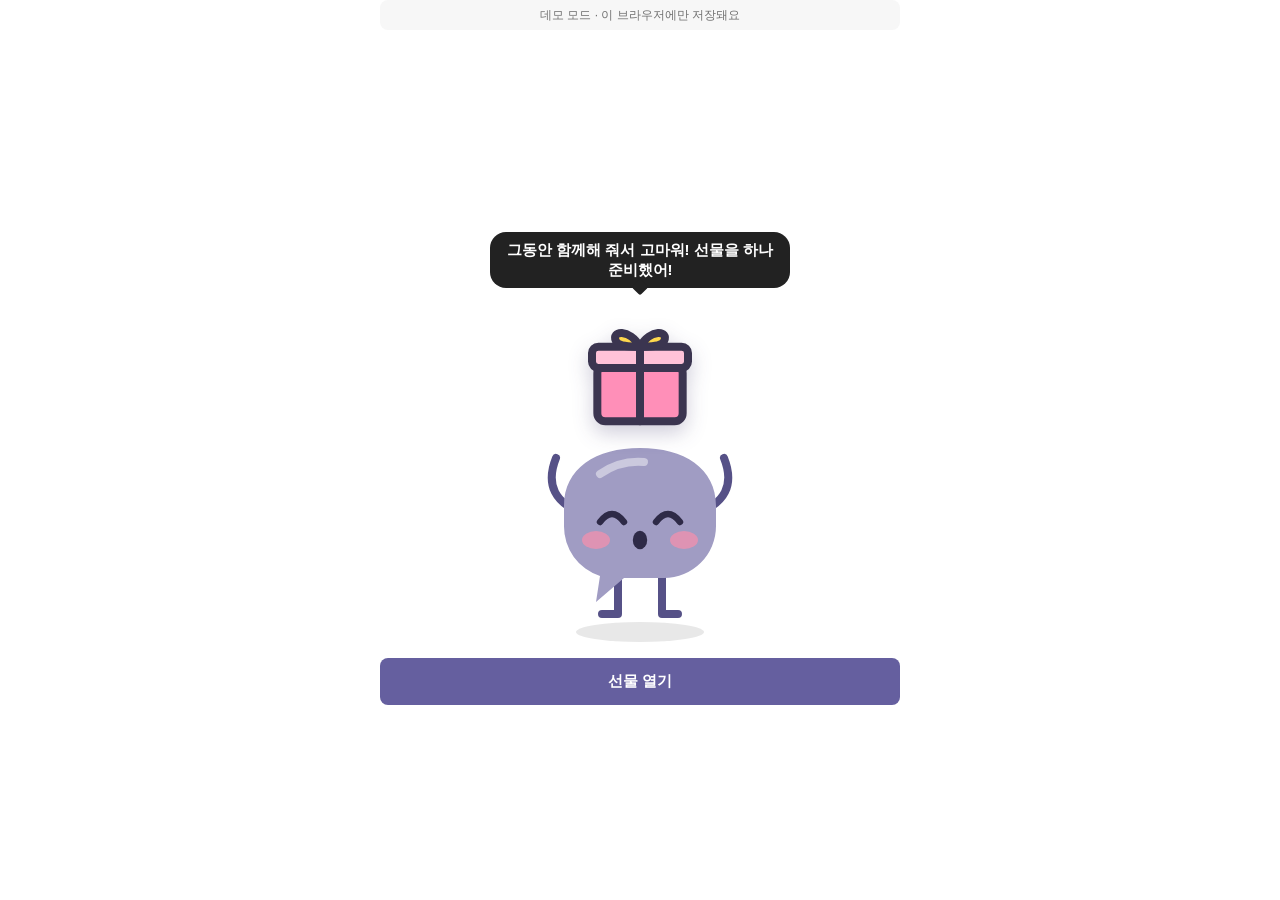
<file: app/demo.html>
<!doctype html>
<html lang="ko">
<head>
  <meta charset="utf-8">
  <meta name="viewport" content="width=device-width, initial-scale=1">
  <meta name="robots" content="noindex">
  <title>VOQUIZ</title>
  <link rel="stylesheet" href="app.css">
</head>
<body>
  <div id="app"></div>
  <script type="module">
    // The try-out: a student who is already signed in, with a few words looked up.
    import { seed } from "./js/demo.js";
    localStorage.setItem("wb_lang", new URLSearchParams(location.search).get("lang") === "en" ? "en" : "ko");
    localStorage.setItem("wb_member_demo", "1");
    seed(5);
    await import("./js/app.js");
  </script>
</body>
</html>
</file>
<file: web/app.css>
/* Clean, airy look: white surfaces, near-black text, hairline dividers.
   Main colour: purple. Second colour: green. */
:root {
  --bg: #fff; --surface: #f7f7f7; --text: #222; --muted: #717171; --line: #ebebeb; --border: #ddd;
  --accent: #655f9f; --accent-dark: #574f82; --accent-soft: #f1f0f7; --lime: #bbd86b;
  --good: #23552b; --good-soft: #f1f7e3; --bad: #574f82; --bad-soft: #f1f0f7;
  --shadow: 0 1px 2px rgba(0, 0, 0, .08), 0 4px 12px rgba(0, 0, 0, .05);
  --shadow-lg: 0 6px 16px rgba(0, 0, 0, .12);
  --on-accent: #fff; /* text and marks on the accent colour, or on --good */
}
@media (prefers-color-scheme: dark) {
  :root {
    --bg: #141414; --surface: #1f1f1f; --text: #f2f2f2; --muted: #a3a3a3; --line: #2b2b2b; --border: #3a3a3a;
    --accent: #a9a4d4; --accent-dark: #c1bde3; --accent-soft: #25233a; --lime: #bbd86b;
    --good: #a8cf6a; --good-soft: #1a2616; --bad: #c1bde3; --bad-soft: #25233a;
    --shadow: 0 1px 2px rgba(0, 0, 0, .5), 0 4px 12px rgba(0, 0, 0, .4); --shadow-lg: 0 6px 16px rgba(0, 0, 0, .6);
    --on-accent: #17152a;
  }
}
* { box-sizing: border-box; }
html, body { height: 100%; margin: 0; }
body {
  background: var(--bg); color: var(--text);
  font: 15px/1.5 -apple-system, BlinkMacSystemFont, "Segoe UI", Roboto, "Apple SD Gothic Neo", "Malgun Gothic", "Noto Sans KR", "PingFang SC", "Microsoft YaHei", sans-serif;
  -webkit-font-smoothing: antialiased;
}
#app { display: flex; flex-direction: column; height: 100%; max-width: 560px; margin: 0 auto; }
button, input, select { font: inherit; color: inherit; }
button { cursor: pointer; border: 0; background: none; padding: 0; }
:focus-visible { outline: 2px solid var(--text); outline-offset: 2px; }
p { margin: 0; }

/* ---------- layout ---------- */
header { display: flex; align-items: center; gap: 6px; padding: 14px 20px 10px; }
.logo { display: none; }
header h1 { font-size: 18px; font-weight: 800; letter-spacing: -.02em; margin: 0; flex: 1; min-width: 0; color: var(--accent); overflow: hidden; text-overflow: ellipsis; }
header select, .top-right select { border: 1px solid var(--border); background: var(--bg); border-radius: 999px; padding: 5px 8px; font-size: 12px; font-weight: 600; }
main { flex: 1; overflow-y: auto; padding: 6px 20px 24px; }
nav { display: flex; border-top: 1px solid var(--line); background: var(--bg); padding: 6px 0 8px; }
nav button { flex: 1; display: grid; justify-items: center; gap: 2px; padding: 4px 0; color: var(--muted); font-size: 11px; font-weight: 600; transition: color .15s; }
nav button:hover { color: var(--text); }
nav button[aria-current="page"] { color: var(--accent); }
.ico svg { width: 22px; height: 22px; display: block; }

/* ---------- controls ---------- */
.btn { background: var(--accent); color: var(--on-accent); border-radius: 8px; padding: 12px 20px; font-weight: 600; transition: background .15s, transform .1s; }
.btn:hover:not(:disabled) { background: var(--accent-dark); }
.btn:active:not(:disabled) { transform: scale(.97); }
.btn:disabled { opacity: .4; cursor: default; }
.btn.wide { width: 100%; }
.link { color: var(--text); font-size: 13px; font-weight: 600; text-decoration: underline; }
input[type="text"], input[type="number"], input[type="date"], select { background: var(--bg); border: 1px solid var(--border); border-radius: 8px; padding: 10px 12px; min-width: 0; }
input:focus, select:focus { outline: none; border-color: var(--text); box-shadow: 0 0 0 1px var(--text); }
.search { display: flex; gap: 8px; align-items: center; background: var(--bg); border: 1px solid var(--border); border-radius: 999px; padding: 6px 6px 6px 20px; box-shadow: var(--shadow); transition: box-shadow .2s; }
.search:focus-within { box-shadow: var(--shadow-lg); }
.search input[type="text"] { flex: 1; border: 0; background: none; padding: 8px 0; font-size: 15px; font-weight: 500; box-shadow: none; }
.search .btn { border-radius: 999px; padding: 10px 18px; font-size: 14px; }
.row { display: flex; gap: 8px; align-items: center; }
.chips { display: flex; gap: 8px; flex-wrap: wrap; margin-bottom: 16px; }
.chips.center { justify-content: center; }
.chip { background: var(--bg); border: 1px solid var(--border); border-radius: 999px; padding: 7px 14px; font-size: 13px; transition: border-color .15s; }
.chip:hover { border-color: var(--text); }
.chip[aria-pressed="true"] { border-color: var(--text); box-shadow: 0 0 0 1px var(--text); background: var(--surface); font-weight: 600; }
.notice { margin: 16px 0; padding: 14px 16px; border-radius: 12px; background: var(--surface); font-size: 14px; }
.banner { margin: 0 20px 6px; padding: 6px 12px; border-radius: 8px; background: var(--surface); color: var(--muted); font-size: 12px; text-align: center; }
.muted { color: var(--muted); }
.small { font-size: 13px; }
.center { text-align: center; }
.empty { text-align: center; color: var(--muted); padding: 48px 10px 10px; }
.empty .hint { margin: 28px 0 12px; font-size: 12px; font-weight: 700; color: var(--text); }

/* ---------- full-screen steps (login, grade) ---------- */
.step { position: relative; flex: 1; display: flex; flex-direction: column; justify-content: center; gap: 16px; padding: 32px 28px; text-align: center; }
.top-right { position: absolute; top: 16px; right: 20px; }
.step .big-logo { width: 64px; height: 64px; margin: 0 auto 4px; border-radius: 18px; background: var(--accent); color: var(--on-accent); display: grid; place-items: center; font-size: 34px; font-weight: 800; }
.step h1 { margin: 0; font-size: 26px; font-weight: 700; letter-spacing: -.02em; }
.step.splash h1 { color: var(--accent); font-weight: 800; }
.step p { color: var(--muted); }
.grades { display: grid; grid-template-columns: repeat(5, 1fr); gap: 8px; margin-top: 8px; }
.grades button { border: 1px solid var(--border); border-radius: 12px; padding: 14px 0; font-weight: 600; transition: border-color .15s, background .15s; }
.grades button:hover { border-color: var(--text); background: var(--surface); }

/* ---------- entry ---------- */
.entry { margin-top: 24px; }
.entry > * { animation: rise .4s cubic-bezier(.2, .8, .2, 1) both; }
.entry > :nth-child(2) { animation-delay: .05s; } .entry > :nth-child(3) { animation-delay: .1s; }
.entry > :nth-child(4) { animation-delay: .15s; } .entry > :nth-child(5) { animation-delay: .2s; }
.entry > :nth-child(6) { animation-delay: .25s; } .entry > :nth-child(7) { animation-delay: .3s; }

.hero { position: relative; padding-bottom: 24px; }
.hero h2 { margin: 0; font-size: 32px; line-height: 1.15; font-weight: 700; letter-spacing: -.02em; word-break: break-word; padding-right: 48px; }
.hero .cp { display: flex; align-items: center; gap: 8px; margin-top: 6px; font-size: 20px; font-weight: 600; color: var(--accent); }
.hero .cp small { font-size: 14px; color: var(--muted); font-weight: 400; }
.hero .meta { margin-top: 6px; font-size: 13px; color: var(--muted); }
/* the play button next to the pronunciation */
.speak { display: inline-flex; align-items: center; justify-content: center; width: 24px; height: 24px; margin: -3px 0 -1px 8px; vertical-align: middle; border-radius: 50%; background: var(--accent-soft); color: var(--accent-dark); }
.speak i { font-style: normal; font-size: 9px; margin-left: 1px; }
.speak:hover { background: var(--accent); color: var(--on-accent); }
.speak.on { background: var(--accent); color: var(--on-accent); animation: level-wait 1s ease-in-out infinite; }
.hero .def { margin-top: 18px; }
.hero .def p:first-child { font-size: 17px; font-weight: 500; line-height: 1.55; }
.hero .def p + p { margin-top: 6px; color: var(--muted); }
.star { font-size: 22px; line-height: 1; color: var(--border); transition: transform .2s; }
.star:active { transform: scale(1.35); }
.star[aria-pressed="true"] { color: var(--accent); }
.hero .star { position: absolute; right: 0; top: 0; width: 40px; height: 40px; border-radius: 50%; border: 1px solid var(--border); color: var(--text); font-size: 19px; }
.hero .star:hover { background: var(--surface); }
.hero .star[aria-pressed="true"] { color: var(--accent); border-color: var(--accent); }

.block { padding: 24px 0; border-top: 1px solid var(--line); }
.block h3 { margin: 0 0 14px; font-size: 18px; font-weight: 600; letter-spacing: -.01em; display: flex; align-items: baseline; gap: 8px; }
.block h3 small { font-weight: 600; font-size: 10px; color: var(--muted); letter-spacing: .08em; }
.en { color: var(--muted); }
.block p + p { margin-top: 6px; }

/* word-building equation: [photo- 빛] + [synthesis 합성] = photosynthesis */
.eq { display: flex; flex-wrap: wrap; align-items: stretch; gap: 8px; }
.eq + .eq { margin-top: 12px; }
.tile { border: 1px solid var(--border); border-radius: 12px; padding: 10px 12px; text-align: center; min-width: 58px; }
.tile b { display: block; font-size: 17px; font-weight: 700; }
.tile span { display: block; font-size: 13px; font-weight: 600; margin-top: 2px; color: var(--accent); }
.tile small { display: block; font-size: 11px; color: var(--muted); }
.op { align-self: center; font-size: 16px; color: var(--muted); }
.sum { display: inline-flex; align-items: center; gap: 8px; }
.result { align-self: center; background: var(--text); color: var(--bg); border-radius: 8px; padding: 6px 12px; font-size: 14px; font-weight: 600; }

.tip .note { background: var(--surface); border-radius: 12px; padding: 14px 16px; }
.ex ol, .say ul { margin: 0; padding: 0; list-style: none; display: grid; gap: 16px; }
.ex li { display: flex; gap: 12px; }
.num { flex: none; width: 22px; height: 22px; border-radius: 50%; border: 1px solid var(--text); font-size: 12px; font-weight: 600; line-height: 20px; text-align: center; margin-top: 1px; }
mark { background: none; color: var(--accent); font-weight: 700; }
.say li { border: 1px solid var(--border); border-radius: 12px; padding: 14px 16px; }
.say .saying { font-size: 16px; font-weight: 600; margin-bottom: 4px; }
.tag { display: inline-block; font-size: 11px; font-weight: 700; color: var(--muted); letter-spacing: .04em; margin-bottom: 4px; }
.card-foot { border-top: 1px solid var(--line); padding-top: 20px; text-align: center; }

/* ---------- searching ---------- */
.loading { margin-top: 40px; text-align: center; }
.loading .word { font-size: 30px; font-weight: 700; letter-spacing: -.02em; word-break: break-word; }
.loading .word span { display: inline-block; animation: wave 1.2s ease-in-out infinite; white-space: pre; }
.dots { display: flex; justify-content: center; gap: 6px; margin: 22px 0 14px; }
.dots i { width: 8px; height: 8px; border-radius: 50%; background: var(--accent); animation: bounce 1s ease-in-out infinite; }
.dots i:nth-child(2) { animation-delay: .15s; } .dots i:nth-child(3) { animation-delay: .3s; }
.loading .msg { font-weight: 600; min-height: 1.6em; animation: fade .4s both; }
.loading .sub { font-size: 13px; color: var(--muted); margin-top: 4px; }
.bar { height: 4px; border-radius: 999px; background: var(--line); margin: 24px 0; overflow: hidden; }
.bar i { display: block; height: 100%; width: 40%; border-radius: 999px; background: var(--accent); animation: slide 1.4s ease-in-out infinite; }
.skel { height: 12px; border-radius: 6px; margin: 12px 0; background: linear-gradient(90deg, var(--surface) 25%, var(--line) 50%, var(--surface) 75%); background-size: 200% 100%; animation: shimmer 1.4s linear infinite; }
.skel:nth-child(2n) { width: 82%; } .skel:nth-child(3n) { width: 60%; }

/* ---------- word list ---------- */
.list { display: grid; }
.item { display: flex; align-items: center; gap: 14px; padding: 16px 0; border-bottom: 1px solid var(--line); animation: rise .3s both; }
.item .avatar { flex: none; width: 44px; height: 44px; border-radius: 12px; background: var(--surface); display: grid; place-items: center; font-size: 18px; font-weight: 600; }
.item .open { flex: 1; text-align: left; min-width: 0; }
.item .word { font-size: 16px; font-weight: 600; }
.item .sub { color: var(--muted); font-size: 14px; white-space: nowrap; overflow: hidden; text-overflow: ellipsis; }
.item .open:hover .word { text-decoration: underline; }
.badge { display: inline-block; font-size: 11px; font-weight: 700; color: var(--good); background: var(--good-soft); border-radius: 4px; padding: 1px 6px; margin-left: 8px; vertical-align: 1px; }

/* ---------- quiz ---------- */
.card { border: 1px solid var(--border); border-radius: 12px; padding: 24px 20px; margin-top: 12px; box-shadow: var(--shadow); }
.field { margin: 0 0 16px; display: grid; gap: 6px; }
.field label { font-size: 13px; font-weight: 600; }
.field input[type="number"] { width: 84px; }
.count { font-size: 44px; font-weight: 700; letter-spacing: -.02em; line-height: 1.1; margin-top: 8px; }
.progress { display: flex; align-items: center; gap: 12px; font-size: 13px; font-weight: 600; color: var(--muted); margin: 6px 0 0; }
.progress .bar { flex: 1; margin: 0; }
.progress .bar i { animation: none; background: var(--text); transition: width .4s cubic-bezier(.2, .8, .2, 1); }
.question { padding: 28px 0 24px; animation: rise .35s both; }
.q-label { font-size: 12px; font-weight: 700; color: var(--muted); letter-spacing: .04em; margin-bottom: 12px; }
.q-ko { font-size: 22px; font-weight: 600; line-height: 1.4; letter-spacing: -.01em; }
.q-en { margin-top: 8px; color: var(--muted); font-size: 16px; }
.choices { display: grid; gap: 10px; }
.choice { display: flex; align-items: center; gap: 12px; text-align: left; border: 1px solid var(--border); border-radius: 12px; padding: 14px 16px; font-size: 16px; font-weight: 600; transition: border-color .15s, background .15s, transform .1s; animation: rise .3s both; }
.choice:nth-child(2) { animation-delay: .04s; } .choice:nth-child(3) { animation-delay: .08s; } .choice:nth-child(4) { animation-delay: .12s; }
.choice:hover { border-color: var(--text); background: var(--surface); }
.choice:active { transform: scale(.98); }
.choice .num { margin: 0; color: var(--muted); border-color: var(--border); }

.feedback { position: relative; overflow: hidden; border-radius: 16px; padding: 32px 20px 28px; margin-top: 16px; text-align: center; }
.feedback.good { background: var(--good-soft); animation: pop .4s both; }
.feedback.bad { background: var(--bad-soft); animation: comfort .6s both; }
.feedback .art { font-size: 56px; line-height: 1.1; }
.feedback.good .art { animation: cheer .9s cubic-bezier(.2, .8, .2, 1) both; }
.feedback.bad .art { animation: hug 2.4s ease-in-out infinite; }
.fb-title { font-size: 20px; font-weight: 700; letter-spacing: -.01em; margin-top: 10px; }
.feedback.good .fb-title { color: var(--good); }
.fb-sub { font-size: 13px; color: var(--muted); margin-top: 6px; }
.fb-answer { display: inline-flex; flex-wrap: wrap; justify-content: center; align-items: center; gap: 8px; margin-top: 18px; background: var(--bg); border: 1px solid var(--border); border-radius: 12px; padding: 10px 18px; font-size: 18px; font-weight: 700; }
.fb-answer small { font-size: 13px; color: var(--muted); font-weight: 400; }
.fb-tip { margin-top: 14px; font-size: 14px; text-align: left; background: var(--bg); border-radius: 12px; padding: 12px 14px; }
.confetti { position: absolute; inset: 0; pointer-events: none; }
.confetti i { position: absolute; top: -14px; width: 7px; height: 12px; border-radius: 2px; opacity: 0; animation: fall 1.6s ease-in forwards; }
.score-art { font-size: 52px; line-height: 1.1; animation: pop .5s both; }
.score { font-size: 44px; font-weight: 700; letter-spacing: -.02em; }

/* ---------- motion ---------- */
@keyframes rise { from { opacity: 0; transform: translateY(10px); } }
@keyframes pop { from { opacity: 0; transform: scale(.94); } }
@keyframes fade { from { opacity: 0; transform: translateY(4px); } }
@keyframes wave { 0%, 60%, 100% { transform: translateY(0); } 30% { transform: translateY(-6px); } }
@keyframes bounce { 0%, 100% { transform: translateY(0); opacity: .4; } 50% { transform: translateY(-7px); opacity: 1; } }
@keyframes slide { 0% { transform: translateX(-110%); } 100% { transform: translateX(260%); } }
@keyframes shimmer { to { background-position: -200% 0; } }
@keyframes fall { 0% { opacity: 1; transform: translateY(0) rotate(0); } 100% { opacity: 0; transform: translateY(330px) rotate(540deg); } }
@keyframes cheer { 0% { transform: scale(0) rotate(-30deg); } 60% { transform: scale(1.3) rotate(10deg); } 100% { transform: scale(1) rotate(0); } }
@keyframes hug { 0%, 100% { transform: scale(1) rotate(-4deg); } 50% { transform: scale(1.1) rotate(4deg); } }
@keyframes comfort { 0% { opacity: 0; transform: translateX(0); } 20% { transform: translateX(-6px); } 40% { transform: translateX(5px); } 60% { transform: translateX(-3px); } 80% { transform: translateX(2px); } 100% { opacity: 1; transform: translateX(0); } }
@media (prefers-reduced-motion: reduce) {
  *, *::before, *::after { animation-duration: .01ms !important; animation-iteration-count: 1 !important; transition: none !important; }
}
.tile.syl { min-width: 46px; padding: 8px 8px; }

/* ---------- hidden sections ---------- */
.veiled { position: relative; }
.locked .inner { filter: blur(7px); opacity: .55; user-select: none; max-height: 120px; overflow: hidden; }
.veil { position: absolute; inset: 0; display: grid; place-items: center; width: 100%; border-radius: 12px; }
.veil span { background: var(--bg); border: 1px solid var(--text); border-radius: 999px; padding: 8px 18px; font-size: 13px; font-weight: 600; box-shadow: var(--shadow); transition: transform .15s, background .15s, color .15s; }
.veil:hover span { background: var(--accent); border-color: var(--accent); color: var(--on-accent); transform: scale(1.05); }
.fresh .inner { animation: unveil .5s cubic-bezier(.2, .8, .2, 1) both; }
@keyframes unveil { from { filter: blur(7px); opacity: .4; transform: translateY(6px); } }

/* ---------- word points ---------- */
.points { display: flex; align-items: center; gap: 5px; background: var(--good-soft); color: var(--good); border-radius: 999px; padding: 4px 10px 4px 4px; font-size: 13px; font-weight: 700; font-variant-numeric: tabular-nums; }
.points i { width: 20px; height: 20px; border-radius: 50%; background: var(--good); color: var(--lime); font-style: normal; font-size: 11px; display: grid; place-items: center; }
.points.bump { animation: bump .5s cubic-bezier(.2, .8, .2, 1); }
#toasts { position: fixed; top: 56px; left: 0; right: 0; display: grid; justify-items: center; gap: 6px; pointer-events: none; z-index: 10; }
.toast { display: flex; align-items: baseline; gap: 8px; background: var(--good); color: var(--on-accent); border-radius: 999px; padding: 8px 18px; box-shadow: var(--shadow-lg); animation: toast 2.2s cubic-bezier(.2, .8, .2, 1) both; }
.toast b { font-size: 20px; color: var(--lime); }
.toast span { font-size: 13px; font-weight: 600; }
.earned { margin-top: 14px; font-weight: 700; color: var(--good); }
.earned small { display: block; font-weight: 500; color: var(--muted); }
@keyframes bump { 40% { transform: scale(1.25); } }
@keyframes toast { 0% { opacity: 0; transform: translateY(-14px) scale(.9); } 12% { opacity: 1; transform: translateY(0) scale(1.06); } 20% { transform: scale(1); } 80% { opacity: 1; } 100% { opacity: 0; transform: translateY(-10px); } }

/* ---------- spelling comparison ---------- */
.spell { margin-top: 16px; background: var(--bg); border: 1px solid var(--border); border-radius: 12px; padding: 14px 12px; }
.spell-title { font-size: 12px; font-weight: 700; color: var(--muted); letter-spacing: .04em; margin-bottom: 10px; }
.spell-row { display: grid; grid-template-columns: 76px 1fr; align-items: center; gap: 8px; text-align: left; }
.spell-row + .spell-row { margin-top: 8px; padding-top: 8px; border-top: 1px dashed var(--line); }
.spell-row small { font-size: 11px; font-weight: 600; color: var(--muted); }
.letters { display: flex; flex-wrap: wrap; gap: 2px; font-size: 22px; font-weight: 700; letter-spacing: .02em; font-variant-ligatures: none; }
.letters span { min-width: .7em; text-align: center; border-radius: 5px; padding: 0 2px; white-space: pre; }
.letters .wrong { color: var(--on-accent); background: var(--accent); text-decoration: line-through; text-decoration-thickness: 2px; animation: wiggle .5s .2s both; }
.letters .fix { color: var(--good); background: var(--lime); animation: pop .4s .5s both; }
@media (prefers-color-scheme: dark) { .letters .fix { color: #14251a; } }
@keyframes wiggle { 25% { transform: translateY(-3px) rotate(-6deg); } 60% { transform: translateY(1px) rotate(4deg); } }

/* ---------- header, settings ---------- */
.gear { width: 36px; height: 36px; border-radius: 50%; display: grid; place-items: center; color: var(--text); transition: background .15s, transform .3s; }
.gear:hover { background: var(--surface); transform: rotate(40deg); }
.gear[aria-pressed="true"] { background: var(--text); color: var(--bg); }
.gear .ico svg { width: 20px; height: 20px; }
.page-title { font-size: 26px; font-weight: 700; letter-spacing: -.02em; margin: 12px 0 20px; }
.page-title + .block { border-top: 0; padding-top: 0; }
.grades button[aria-pressed="true"] { border-color: var(--accent); background: var(--accent); color: var(--on-accent); }
.btn.ghost { background: none; color: var(--text); border: 1px solid var(--text); }
.btn.ghost:hover:not(:disabled) { background: var(--surface); }
.langs { display: grid; gap: 10px; margin-top: 8px; }
.langs button { border: 1px solid var(--border); border-radius: 12px; padding: 16px; font-size: 17px; font-weight: 600; transition: border-color .15s, background .15s; }
.langs button:hover { border-color: var(--text); background: var(--surface); }

/* Redrawing the same screen (uncovering a section, toggling a star) must not replay entrance motion. */
main.still .entry > *, main.still .item, main.still .choice, main.still .question { animation: none; }

/* ---------- lucky bonus celebration ---------- */
.celebrate { position: fixed; inset: 0; display: grid; place-items: center; pointer-events: none; z-index: 20; background: radial-gradient(circle at center, rgba(187, 216, 107, .35), transparent 62%); animation: glow 2s ease-out both; }
.burst { position: relative; width: 136px; height: 136px; }
.coin { position: absolute; inset: 0; display: grid; place-content: center; text-align: center; border-radius: 50%; background: var(--good); color: var(--on-accent); box-shadow: 0 0 0 6px var(--lime), 0 12px 30px rgba(35, 85, 43, .45); animation: coin 2s cubic-bezier(.2, .9, .2, 1) both; }
.coin b { font-size: 42px; line-height: 1; font-weight: 800; color: var(--lime); letter-spacing: -.02em; }
.coin span { font-size: 12px; font-weight: 700; margin-top: 4px; padding: 0 10px; }
.ring { position: absolute; inset: 0; border-radius: 50%; border: 3px solid var(--lime); animation: ring .9s ease-out both; }
.ring.late { border-color: var(--accent); animation-delay: .18s; }
.burst i { position: absolute; left: calc(50% - 4px); top: calc(50% - 4px); width: 8px; height: 8px; border-radius: 2px; background: var(--c); animation: spark 1s cubic-bezier(.1, .7, .3, 1) both; }
@keyframes glow { 0% { opacity: 0; } 12% { opacity: 1; } 70% { opacity: 1; } 100% { opacity: 0; } }
@keyframes coin {
  0% { transform: scale(0) rotate(-25deg); }
  14% { transform: scale(1.18) rotate(6deg); }
  24% { transform: scale(1) rotate(0); }
  34% { transform: scale(1.05); }
  44%, 68% { transform: scale(1); opacity: 1; }
  100% { transform: translate(40px, -46vh) scale(.15); opacity: 0; }
}
@keyframes ring { from { transform: scale(.7); opacity: 1; } to { transform: scale(2.4); opacity: 0; } }
@keyframes spark {
  from { opacity: 1; transform: rotate(var(--a)) translateY(-50px) scale(1); }
  to { opacity: 0; transform: rotate(var(--a)) translateY(calc(-50px - var(--d))) scale(.3) rotate(180deg); }
}

/* ---------- word list: language halves and days ---------- */
.segment { display: grid; grid-template-columns: 1fr 1fr; border-bottom: 1px solid var(--line); margin-bottom: 16px; }
.segment button { padding: 12px 0; font-size: 15px; font-weight: 600; color: var(--muted); border-bottom: 2px solid transparent; margin-bottom: -1px; transition: color .15s; }
.segment button:hover { color: var(--text); }
.segment button[aria-selected="true"] { color: var(--text); border-bottom-color: var(--text); }
.segment small { margin-left: 6px; font-size: 12px; font-weight: 600; color: var(--muted); background: var(--surface); border-radius: 999px; padding: 1px 8px; }
.day + .day { margin-top: 20px; }
.day h3 { display: flex; align-items: baseline; gap: 8px; margin: 0; padding: 10px 0 6px; font-size: 13px; font-weight: 700; position: sticky; top: -6px; background: var(--bg); z-index: 1; }
.day h3 small { font-size: 12px; font-weight: 500; color: var(--muted); }
.day .item:last-child { border-bottom: 0; }

/* ---------- today's search points ---------- */
.daily { max-width: 260px; margin: 28px auto 0; }
.daily-label { display: flex; justify-content: space-between; font-size: 12px; font-weight: 600; color: var(--muted); }
.daily-label b { color: var(--good); }
.daily .bar { margin: 6px 0 0; background: var(--good-soft); }
.daily .bar i { animation: none; background: var(--good); transition: width .5s cubic-bezier(.2, .8, .2, 1); }

/* ---------- greeting ---------- */
.empty .hello { color: var(--text); font-size: 22px; font-weight: 700; letter-spacing: -.02em; line-height: 1.35; margin-bottom: 10px; animation: rise .5s both; }
main.still .hello { animation: none; }
.step input[type="text"] { text-align: center; }

/* ---------- "tap to reveal" button: it should beg to be pressed ---------- */
.veil span { position: relative; display: inline-flex; align-items: center; gap: 6px; overflow: hidden; background: var(--accent); border-color: var(--accent); color: var(--on-accent); padding: 10px 20px; font-size: 14px; animation: tease 2.4s ease-in-out infinite, halo 2.4s ease-out infinite; }
.veil span::after { content: ""; position: absolute; top: 0; bottom: 0; left: -60%; width: 40%; background: linear-gradient(100deg, transparent, rgba(255, 255, 255, .55), transparent); animation: shine 2.4s ease-in-out infinite; }
.veil span i { font-style: normal; color: var(--lime); animation: twinkle 1.2s ease-in-out infinite; }
.veil:hover span { background: var(--accent-dark); border-color: var(--accent-dark); transform: scale(1.08); animation-play-state: paused; }
.veil:active span { transform: scale(.94); }
.locked .inner { animation: breathe 3s ease-in-out infinite; }
.block:nth-of-type(odd) .veil span, .block:nth-of-type(odd) .veil span::after { animation-delay: .8s; }
@keyframes tease { 0%, 100% { transform: translateY(0) rotate(0); } 8% { transform: translateY(-5px) rotate(-3deg); } 16% { transform: translateY(0) rotate(2deg); } 24% { transform: translateY(-2px) rotate(0); } 32% { transform: translateY(0); } }
@keyframes halo { 0% { box-shadow: 0 0 0 0 color-mix(in srgb, var(--accent) 55%, transparent); } 60%, 100% { box-shadow: 0 0 0 16px transparent; } }
@keyframes shine { 0%, 40% { left: -60%; } 80%, 100% { left: 130%; } }
@keyframes twinkle { 0%, 100% { transform: scale(1) rotate(0); opacity: 1; } 50% { transform: scale(1.5) rotate(90deg); opacity: .6; } }
@keyframes breathe { 0%, 100% { opacity: .55; } 50% { opacity: .35; } }

/* ---------- search bar that wants to be used ---------- */
.search.tempt { border-color: var(--accent); animation: beckon 2.6s ease-out infinite; }
.search.tempt:focus-within { animation: none; box-shadow: 0 0 0 3px var(--accent-soft), var(--shadow-lg); }
.search .btn { position: relative; overflow: hidden; display: inline-flex; align-items: center; gap: 6px; }
.search.tempt .btn::after { content: ""; position: absolute; top: 0; bottom: 0; left: -60%; width: 40%; background: linear-gradient(100deg, transparent, rgba(255, 255, 255, .5), transparent); animation: shine 2.6s ease-in-out infinite; }
.search .btn small { background: var(--lime); color: #23552b; border-radius: 999px; padding: 1px 7px; font-size: 11px; font-weight: 800; animation: twinkle-soft 1.6s ease-in-out infinite; }
@keyframes beckon { 0% { box-shadow: var(--shadow), 0 0 0 0 color-mix(in srgb, var(--accent) 45%, transparent); } 70%, 100% { box-shadow: var(--shadow), 0 0 0 12px transparent; } }
@keyframes twinkle-soft { 50% { transform: scale(1.15); } }

.daily { max-width: none; margin: 14px 4px 0; }
.daily .bar { height: 8px; position: relative; }
.daily .bar i { position: relative; overflow: hidden; background: linear-gradient(90deg, var(--good), #6fa544); min-width: 8px; }
.daily .bar i::after { content: ""; position: absolute; inset: 0; background: linear-gradient(100deg, transparent 30%, rgba(255, 255, 255, .6) 50%, transparent 70%); background-size: 200% 100%; animation: shimmer 1.8s linear infinite; }
.daily-hint { margin-top: 6px; font-size: 12px; color: var(--muted); text-align: left; }
.daily.done .daily-hint { color: var(--good); font-weight: 700; }
.daily.done .bar i::after { animation: none; }

/* ---------- backgrounds bought in the theme shop (also used for their previews) ---------- */
body { background: var(--bg); }
[data-bg="tint"] { background: color-mix(in srgb, var(--accent) 8%, var(--bg)); }
[data-bg="dots"] { background: color-mix(in srgb, var(--accent) 4%, var(--bg)) radial-gradient(color-mix(in srgb, var(--accent) 26%, transparent) 1.5px, transparent 1.7px) 0 0 / 18px 18px; }
[data-bg="grid"] { background: linear-gradient(color-mix(in srgb, var(--accent) 16%, transparent) 1px, transparent 1px) 0 0 / 22px 22px, linear-gradient(90deg, color-mix(in srgb, var(--accent) 16%, transparent) 1px, transparent 1px) 0 0 / 22px 22px, var(--bg); }
[data-bg="stripes"] { background: var(--bg) repeating-linear-gradient(135deg, color-mix(in srgb, var(--accent) 8%, transparent) 0 12px, transparent 12px 24px); }
[data-bg="aurora"] { background: radial-gradient(at 12% 8%, color-mix(in srgb, var(--accent) 32%, transparent), transparent 55%), radial-gradient(at 92% 28%, rgba(187, 216, 107, .4), transparent 50%), radial-gradient(at 50% 100%, color-mix(in srgb, var(--accent) 20%, transparent), transparent 55%), var(--bg); }
body[data-bg] { background-attachment: fixed; }
body:not([data-bg="plain"]) nav { background: color-mix(in srgb, var(--bg) 88%, transparent); backdrop-filter: blur(10px); }
.day h3 { background: color-mix(in srgb, var(--bg) 80%, transparent); backdrop-filter: blur(8px); }

/* ---------- theme shop ---------- */
.shop h4 { margin: 18px 0 10px; font-size: 13px; font-weight: 700; }
.shelf { display: grid; grid-template-columns: repeat(3, 1fr); gap: 10px; }
.swatch { border: 1px solid var(--border); border-radius: 12px; padding: 8px; text-align: center; background: var(--bg); transition: border-color .15s, transform .15s; }
.swatch:hover { transform: translateY(-2px); }
.swatch.active { border-color: var(--accent); box-shadow: 0 0 0 1px var(--accent); }
.preview { height: 44px; border-radius: 8px; border: 1px solid var(--line); }
.swatch-name { font-size: 12px; font-weight: 600; margin: 8px 0 6px; white-space: nowrap; overflow: hidden; text-overflow: ellipsis; }
.tagline { display: block; font-size: 11px; font-weight: 700; color: var(--accent); padding: 5px 0; }
.mini { width: 100%; border: 1px solid var(--border); border-radius: 999px; padding: 4px 0; font-size: 12px; font-weight: 700; display: inline-flex; justify-content: center; align-items: center; gap: 4px; transition: background .15s, border-color .15s; }
.mini:hover:not(:disabled) { border-color: var(--text); background: var(--surface); }
.mini:disabled { opacity: .45; cursor: default; }
.mini.price { color: var(--good); }
.mini.price i { width: 16px; height: 16px; border-radius: 50%; background: var(--good); color: var(--lime); font-style: normal; font-size: 9px; display: grid; place-items: center; }
.mini.buy { background: var(--accent); border-color: var(--accent); color: var(--on-accent); animation: pop .25s both; }

/* ---------- words this student found first ---------- */
.badge.found { color: #23552b; background: var(--lime); }
.found-line { display: inline-flex; align-items: center; gap: 6px; margin-bottom: 8px; background: var(--lime); color: #23552b; border-radius: 999px; padding: 3px 12px; font-size: 12px; font-weight: 700; animation: pop .5s .2s both; }
.found-line i { font-style: normal; animation: twinkle 1.6s ease-in-out infinite; }
main.still .found-line { animation: none; }

/* ---------- special shop items ---------- */
[data-bg="stars"] {
  background:
    radial-gradient(color-mix(in srgb, var(--accent) 70%, transparent) 1.2px, transparent 1.6px) 0 0 / 90px 90px,
    radial-gradient(#bbd86b 1.6px, transparent 2px) 30px 50px / 130px 130px,
    radial-gradient(color-mix(in srgb, var(--accent) 45%, transparent) 1px, transparent 1.4px) 60px 20px / 70px 70px,
    radial-gradient(at 50% 0%, color-mix(in srgb, var(--accent) 16%, transparent), transparent 70%),
    var(--bg);
  animation: drift 40s linear infinite;
}
[data-bg="rainbow"] {
  background:
    linear-gradient(120deg, rgba(255, 99, 132, .16), rgba(255, 180, 60, .16), rgba(187, 216, 107, .2), rgba(80, 170, 230, .16), rgba(150, 110, 220, .18), rgba(255, 99, 132, .16)) 0 0 / 300% 300%,
    var(--bg);
  animation: flow 14s ease-in-out infinite alternate;
}
@keyframes drift { to { background-position: 90px 180px, 160px 310px, 130px 160px, 0 0, 0 0; } }
@keyframes flow { to { background-position: 100% 100%, 0 0; } }

.swatch { position: relative; }
.swatch.special { border-color: transparent; background: linear-gradient(var(--bg), var(--bg)) padding-box, linear-gradient(135deg, #e6c35c, var(--accent), #bbd86b, #e6c35c) border-box; background-size: auto, 300% 300%; animation: frame 5s linear infinite; }
.swatch.special.active { box-shadow: 0 0 0 2px var(--accent); }
.ribbon { position: absolute; top: -8px; left: 50%; transform: translateX(-50%); background: #e6c35c; color: #3a2a00; border-radius: 999px; padding: 1px 8px; font-size: 10px; font-weight: 800; white-space: nowrap; z-index: 1; }
.shelf { row-gap: 16px; }
@keyframes frame { to { background-position: 0 0, 300% 0; } }

/* ---------- share / rate prompt ---------- */
.sheet-wrap { position: fixed; inset: 0; z-index: 30; display: flex; align-items: flex-end; justify-content: center; background: rgba(0, 0, 0, .4); animation: dim .25s both; }
.sheet { width: 100%; max-width: 560px; background: var(--bg); border-radius: 24px 24px 0 0; padding: 28px 24px 20px; text-align: center; display: grid; gap: 10px; box-shadow: 0 -8px 30px rgba(0, 0, 0, .2); animation: slide-up .4s cubic-bezier(.2, .9, .2, 1) both; }
.sheet-art { font-size: 52px; line-height: 1; animation: cheer .8s .15s cubic-bezier(.2, .8, .2, 1) both; }
.sheet h2 { margin: 6px 0 0; font-size: 21px; font-weight: 700; letter-spacing: -.02em; }
.sheet p { color: var(--muted); margin-bottom: 8px; }
.sheet .link { padding: 6px; text-decoration: none; color: var(--muted); }
.sheet .link:hover { color: var(--text); text-decoration: underline; }
.toast span:only-child { font-size: 13px; }
@keyframes dim { from { background: rgba(0, 0, 0, 0); } }
@keyframes slide-up { from { transform: translateY(100%); } }

/* ---------- quiz entry fee and settlement ---------- */
.toast.minus { background: var(--text); color: var(--bg); }
.toast.minus b { color: var(--bg); }
.settle { margin-top: 18px; border-top: 1px solid var(--line); padding-top: 14px; display: grid; gap: 6px; text-align: left; }
.settle > div { display: flex; justify-content: space-between; font-size: 14px; color: var(--muted); }
.settle > div b { color: var(--text); font-variant-numeric: tabular-nums; }
.settle .net { border-top: 1px dashed var(--line); padding-top: 8px; margin-top: 2px; font-size: 16px; font-weight: 700; color: var(--text); }
.settle .net.up b { color: var(--good); }
.settle .net.down b { color: var(--accent); }
.settle p { margin-top: 8px; text-align: center; font-weight: 600; }
.settle p small { display: block; font-weight: 500; color: var(--muted); }

/* ---------- saved state ---------- */
.btn.saved { background: var(--good); animation: pop .3s both; }
.btn.saved:hover:not(:disabled) { background: var(--good); }

/* ---------- the score is a button to the theme shop ---------- */
button.points { cursor: pointer; transition: transform .15s, box-shadow .15s; }
button.points:hover { transform: translateY(-1px); box-shadow: 0 0 0 2px var(--lime); }
button.points:active { transform: scale(.95); }
.shop { scroll-margin-top: 8px; }

/* ---------- ways back: the title goes home, Settings has a back arrow ---------- */
header h1 .home { font: inherit; color: inherit; letter-spacing: inherit; cursor: pointer; border-radius: 6px; transition: opacity .15s; }
header h1 .home:hover { opacity: .7; }
.page-head { display: flex; align-items: center; gap: 8px; margin: 12px 0 20px; }
.page-head .page-title { margin: 0; }
.page-head + .block { border-top: 0; padding-top: 0; }
.back { flex: none; width: 36px; height: 36px; margin-left: -8px; border-radius: 50%; font-size: 20px; line-height: 1; display: grid; place-items: center; transition: background .15s, transform .15s; }
.back:hover { background: var(--surface); transform: translateX(-2px); }

/* ---------- what a quiz uses and can earn ---------- */
.quiz-cost { margin-top: 16px; border-top: 1px solid var(--line); padding-top: 12px; display: grid; gap: 8px; }
.quiz-cost > div { display: flex; justify-content: space-between; align-items: center; font-size: 14px; color: var(--muted); }
.quiz-cost b { display: inline-flex; align-items: center; gap: 5px; font-variant-numeric: tabular-nums; color: var(--text); }
.quiz-cost b i { width: 18px; height: 18px; border-radius: 50%; background: var(--muted); color: var(--bg); font-style: normal; font-size: 10px; display: grid; place-items: center; }
.quiz-cost b.gain { color: var(--good); }
.quiz-cost b.gain i { background: var(--good); color: var(--lime); }

/* ---------- a new word, shown while it is being written ---------- */
.live-box { margin-top: 24px; }
.entry > .live-box { margin-top: 0; }
.live .hero { padding-bottom: 16px; }
.live .typing p:last-child::after { content: ""; display: inline-block; width: 2px; height: 1em; margin-left: 2px; vertical-align: -2px; background: var(--accent); animation: blink .9s steps(1) infinite; }
.steps { list-style: none; margin: 4px 0 0; padding: 16px 0 0; border-top: 1px solid var(--line); display: grid; gap: 8px; }
.steps li { display: flex; align-items: center; gap: 10px; font-size: 14px; color: var(--muted); transition: color .2s; }
.steps li i { flex: none; width: 18px; height: 18px; border-radius: 50%; border: 1.5px solid var(--border); font-style: normal; font-size: 11px; display: grid; place-items: center; color: #fff; }
.steps li.done { color: var(--text); }
.steps li.done i { background: var(--good); border-color: var(--good); animation: pop .3s both; }
.steps li.now { color: var(--accent); font-weight: 600; }
.steps li.now i { border-color: var(--accent); border-top-color: transparent; animation: spin .8s linear infinite; }
.live .bar { margin: 18px 0 0; }
@keyframes blink { 50% { opacity: 0; } }
@keyframes spin { to { transform: rotate(360deg); } }

/* the live view keeps its nodes, so entrance motion plays once and marks change smoothly */
.live { animation: rise .35s both; }
.live [hidden] { display: none; }
.steps li i { transition: background .2s, border-color .2s; }

/* ---------- quiz: the Next button counts down, then moves on by itself ---------- */
#next { position: relative; overflow: hidden; }
#next.auto::after { content: ""; position: absolute; left: 0; bottom: 0; height: 4px; width: 100%; background: rgba(255, 255, 255, .7); transform-origin: left; animation: countdown 3s linear forwards; }
.feedback { cursor: pointer; }
@keyframes countdown { to { transform: scaleX(0); } }

/* ---------- compact quiz: a question, its answers and the result fit without scrolling ---------- */
.progress { margin: 2px 0 0; }
.question { padding: 14px 0 12px; }
.q-label { margin-bottom: 6px; }
.q-ko { font-size: 18px; line-height: 1.4; }
.q-en { margin-top: 4px; font-size: 14px; line-height: 1.4; }
.question.long .q-ko { font-size: 16px; }
.question.long .q-en { font-size: 13px; }
.choices { grid-template-columns: 1fr 1fr; gap: 8px; }
.choices.wide { grid-template-columns: 1fr; gap: 6px; }
.choice { padding: 9px 10px; gap: 8px; font-size: 15px; line-height: 1.25; min-width: 0; overflow-wrap: anywhere; }
.choice .num { width: 20px; height: 20px; line-height: 18px; font-size: 11px; }
.choices + p, .answer + p { margin-top: 6px !important; font-size: 12px; }
.answer input[type="text"] { padding: 6px 0; }

.feedback { padding: 16px 14px 14px; margin-top: 10px; border-radius: 14px; }
.feedback .art { font-size: 38px; }
.fb-title { font-size: 17px; margin-top: 4px; }
.fb-sub { margin-top: 2px; }
.fb-answer { margin-top: 10px; padding: 6px 14px; font-size: 16px; }
.fb-tip { margin-top: 8px; padding: 8px 10px; font-size: 13px; line-height: 1.4; }
.spell { margin-top: 10px; padding: 8px 10px; }
.spell-title { margin-bottom: 6px; font-size: 11px; }
.spell-row { grid-template-columns: 64px 1fr; }
.spell-row + .spell-row { margin-top: 5px; padding-top: 5px; }
.letters { font-size: 19px; }
#next { padding: 10px 20px; }
.choices ~ p.center, .answer ~ p.center { margin-top: 8px !important; }

/* ---------- rankings ---------- */
.segment.three { grid-template-columns: repeat(3, 1fr); }
.rank-list { list-style: none; margin: 0; padding: 0; }
.rank-row { display: flex; align-items: center; gap: 12px; padding: 12px 8px; border-bottom: 1px solid var(--line); animation: rise .3s both; }
.rank-row .place { flex: none; width: 30px; height: 30px; border-radius: 50%; display: grid; place-items: center; font-size: 13px; font-weight: 700; background: var(--surface); color: var(--muted); font-variant-numeric: tabular-nums; }
.rank-row .who { flex: 1; min-width: 0; font-weight: 600; white-space: nowrap; overflow: hidden; text-overflow: ellipsis; }
.rank-row .who small { margin-left: 8px; font-size: 11px; font-weight: 700; color: var(--on-accent); background: var(--accent); border-radius: 999px; padding: 1px 8px; }
.rank-row b { font-variant-numeric: tabular-nums; }
.rank-row.top1 .place { background: #e6c35c; color: #3a2a00; }
.rank-row.top2 .place { background: #c9ccd3; color: #2c2f36; }
.rank-row.top3 .place { background: #d9a37a; color: #3d2410; }
.rank-row.top1 .who { font-size: 17px; }
.rank-row.me { background: var(--accent-soft); border-radius: 12px; border-bottom-color: transparent; }
.rank-gap { text-align: center; color: var(--muted); letter-spacing: .3em; padding: 2px 0; }
main.still .rank-row { animation: none; }
nav button { font-size: 11px; }

/* ---------- streak challenge ---------- */
.card-title { margin: 0 0 6px; font-size: 17px; font-weight: 700; letter-spacing: -.01em; }
.ch-top { display: flex; justify-content: space-between; align-items: flex-end; margin-top: 4px; }
.ch-streak { display: flex; align-items: baseline; gap: 6px; color: var(--accent); }
.ch-streak b { font-size: 40px; font-weight: 800; line-height: 1; letter-spacing: -.03em; font-variant-numeric: tabular-nums; }
.ch-streak span { font-size: 13px; font-weight: 700; }
.ch-streak.bump b { display: inline-block; animation: bump .45s cubic-bezier(.2, .8, .2, 1); }
.ch-level { font-size: 15px; font-weight: 700; text-align: right; }
.ch-level small { display: block; font-size: 12px; font-weight: 500; color: var(--muted); font-variant-numeric: tabular-nums; }
.ch-prompt { padding: 26px 0 22px; text-align: center; font-size: 28px; font-weight: 700; letter-spacing: -.02em; line-height: 1.25; overflow-wrap: anywhere; animation: rise .3s both; }
.choice:disabled { cursor: default; }
.choice.ok { border-color: var(--good); background: var(--good-soft); color: var(--good); animation: none; }
.choice.no { border-color: var(--accent); background: var(--accent-soft); animation: comfort .5s both; }
.choice.dim { opacity: .45; animation: none; }
main.still .ch-prompt, main.still .choice:not(.no) { animation: none; }

/* ---------- rankings: four boards, grade picker ---------- */
.segment.four { grid-template-columns: repeat(4, 1fr); }
.segment.four button { font-size: 13px; padding: 12px 0; }
.grade-chips { gap: 6px; margin-bottom: 12px; }
.grade-chips .chip { padding: 5px 10px; font-size: 12px; }

.segment + .card { margin-top: 0; }

.credit { margin-top: 24px; line-height: 1.5; }
.credit a { color: inherit; }

/* ---------- mascot: a speech-bubble creature juggling letters ---------- */
.mascot { display: block; width: 170px; margin: 14px auto 0; cursor: pointer; -webkit-tap-highlight-color: transparent; }
.mascot svg { display: block; width: 100%; height: auto; overflow: visible; }
.mascot .m-body { fill: var(--accent); }
.mascot .m-arm, .mascot .m-leg { fill: none; stroke: var(--accent-dark); stroke-width: 4.5; stroke-linecap: round; stroke-linejoin: round; }
.mascot .m-eyes circle { fill: #fff; }
.mascot .m-smile { fill: none; stroke: #fff; stroke-width: 3; stroke-linecap: round; }
.mascot .m-cheek { fill: #fff; opacity: .25; }
.mascot .m-shadow { fill: var(--text); opacity: .1; transform-box: fill-box; transform-origin: center; animation: m-shadow 1.2s ease-in-out infinite; }
.mascot .m-tile rect { fill: var(--lime); }
.mascot .m-tile.t2 rect { fill: #fff; stroke: var(--accent); stroke-width: 2; }
.mascot .m-tile.t3 rect { fill: var(--good); }
.mascot .m-tile text { font: 800 13px/1 -apple-system, "Apple SD Gothic Neo", "Malgun Gothic", sans-serif; text-anchor: middle; fill: #23552b; }
.mascot .m-tile.t2 text { fill: var(--accent); }
.mascot .m-tile.t3 text { fill: #fff; }

.mascot .m-bob { animation: m-bob 1.2s ease-in-out infinite; transform-box: fill-box; transform-origin: center bottom; }
.mascot .m-eyes { transform-box: fill-box; transform-origin: center; animation: m-blink 4s infinite; }
.mascot .m-arm { transform-box: fill-box; }
.mascot .m-arm.l { transform-origin: 100% 100%; animation: m-toss 1.2s ease-in-out infinite; }
.mascot .m-arm.r { transform-origin: 0% 100%; animation: m-toss-r 1.2s ease-in-out infinite; animation-delay: -.6s; }
.mascot .m-leg.l { animation: m-step 1.2s ease-in-out infinite; }
.mascot .m-leg.r { animation: m-step 1.2s ease-in-out infinite; animation-delay: -.6s; }
.mascot .m-tile { animation: m-juggle 2.4s linear infinite; }
.mascot .m-tile.t2 { animation-delay: -.8s; }
.mascot .m-tile.t3 { animation-delay: -1.6s; }
.mascot.jump svg { animation: m-jump .6s cubic-bezier(.3, 1.6, .5, 1); }

@keyframes m-bob { 0%, 100% { transform: translateY(0) scale(1, 1); } 50% { transform: translateY(3px) scale(1.04, .96); } }
@keyframes m-shadow { 0%, 100% { transform: scaleX(1); } 50% { transform: scaleX(1.12); } }
@keyframes m-blink { 0%, 44%, 50%, 100% { transform: scaleY(1); } 47% { transform: scaleY(.1); } }
@keyframes m-toss { 0%, 100% { transform: rotate(0); } 50% { transform: rotate(-12deg); } }
@keyframes m-toss-r { 0%, 100% { transform: rotate(0); } 50% { transform: rotate(12deg); } }
@keyframes m-step { 0%, 100% { transform: translateY(0); } 50% { transform: translateY(-3px); } }
/* left hand -> up and over -> right hand -> a quick low pass back */
@keyframes m-juggle {
  0% { transform: translate(60px, 46px) rotate(-10deg); }
  14% { transform: translate(72px, 20px) rotate(8deg); }
  28% { transform: translate(90px, 6px) rotate(16deg); }
  42% { transform: translate(110px, 6px) rotate(8deg); }
  56% { transform: translate(128px, 20px) rotate(-6deg); }
  70% { transform: translate(140px, 46px) rotate(-14deg); }
  85% { transform: translate(100px, 40px) rotate(-4deg); }
  100% { transform: translate(60px, 46px) rotate(-10deg); }
}
@keyframes m-jump { 0% { transform: translateY(0); } 40% { transform: translateY(-18px) rotate(-4deg); } 100% { transform: translateY(0); } }

.mascot { width: 150px; margin-top: 8px; }
.empty:has(.mascot) { padding-top: 28px; }
.empty:has(.mascot) .hint { margin-top: 14px; }

/* ---------- mascot reactions ---------- */
.mascot { position: relative; user-select: none; touch-action: manipulation; }
.mascot svg { transform-origin: 50% 92%; transition: transform .15s; }
.mascot:hover svg { transform: scale(1.04); }
.mascot:active svg { transform: scale(.95, .9); }
.mascot .m-eyes-happy, .mascot .m-laugh { display: none; }
.mascot .m-eyes-happy path { fill: none; stroke: #fff; stroke-width: 3.2; stroke-linecap: round; }
.mascot .m-laugh { fill: #fff; }
.mascot.happy .m-eyes, .mascot.happy .m-smile { display: none; }
.mascot.happy .m-eyes-happy, .mascot.happy .m-laugh { display: block; }
.mascot.happy .m-cheek { opacity: .5; }
.mascot.happy .m-tile { animation-duration: 1.1s; }

.mascot.jump svg { animation: m-jump .6s cubic-bezier(.3, 1.6, .5, 1); }
.mascot.spin svg { animation: m-spin .7s cubic-bezier(.3, .9, .3, 1); transform-origin: 50% 60%; }
.mascot.wiggle svg { animation: m-wiggle .7s ease-in-out; }
.mascot.squish svg { animation: m-squish .6s cubic-bezier(.3, 1.5, .5, 1); }
.mascot.stretch svg { animation: m-stretch .6s cubic-bezier(.3, 1.5, .5, 1); }
.mascot.flip svg { animation: m-flip .75s cubic-bezier(.4, 0, .2, 1); transform-origin: 50% 60%; }
.mascot.party svg { animation: m-party 1.2s cubic-bezier(.3, 1, .4, 1); }

@keyframes m-spin { to { transform: rotate(360deg); } }
@keyframes m-wiggle { 0%, 100% { transform: rotate(0); } 20% { transform: rotate(-12deg); } 40% { transform: rotate(11deg); } 60% { transform: rotate(-8deg); } 80% { transform: rotate(6deg); } }
@keyframes m-squish { 0%, 100% { transform: scale(1); } 35% { transform: scale(1.22, .72); } 65% { transform: scale(.92, 1.1); } }
@keyframes m-stretch { 0%, 100% { transform: scale(1); } 40% { transform: scale(.8, 1.28) translateY(-8px); } 70% { transform: scale(1.06, .95); } }
@keyframes m-flip { 0% { transform: translateY(0) rotate(0); } 50% { transform: translateY(-26px) rotate(-180deg); } 100% { transform: translateY(0) rotate(-360deg); } }
@keyframes m-party { 0% { transform: translateY(0) rotate(0) scale(1); } 20% { transform: translateY(-22px) rotate(-10deg) scale(1.08); } 40% { transform: translateY(0) rotate(8deg) scale(1.05, .92); } 60% { transform: translateY(-16px) rotate(-6deg) scale(1.06); } 80% { transform: translateY(0) rotate(4deg) scale(1.03, .95); } 100% { transform: translateY(0) rotate(0) scale(1); } }

/* hearts, stars and letters that float up from the tap */
.m-pop { position: absolute; z-index: 2; pointer-events: none; font-size: 15px; font-weight: 800; line-height: 1; color: var(--accent); opacity: 0; animation: m-pop .95s cubic-bezier(.2, .8, .3, 1) forwards; }
.m-pop:nth-of-type(4n + 1) { color: #e8395a; }
.m-pop:nth-of-type(4n + 2) { color: var(--good); }
.m-pop:nth-of-type(4n + 3) { color: #e6a700; font-size: 17px; }
@keyframes m-pop { 0% { opacity: 0; transform: translate(-50%, -50%) scale(.3); } 20% { opacity: 1; transform: translate(calc(-50% + var(--dx) * .4), calc(-50% + var(--dy) * .5)) scale(1.25) rotate(var(--turn)); } 100% { opacity: 0; transform: translate(calc(-50% + var(--dx)), calc(-50% + var(--dy))) scale(.8) rotate(var(--turn)); } }

/* what it says */
.m-say { position: absolute; left: 50%; top: -6px; z-index: 3; pointer-events: none; white-space: nowrap; background: var(--text); color: var(--bg); border-radius: 999px; padding: 5px 12px; font-size: 13px; font-weight: 700; opacity: 0; transform: translate(-50%, 6px) scale(.8); }
.m-say::after { content: ""; position: absolute; left: 50%; bottom: -4px; width: 9px; height: 9px; background: inherit; transform: translateX(-50%) rotate(45deg); border-radius: 2px; }
.m-say.show { animation: m-say 1.5s cubic-bezier(.3, 1.5, .5, 1) both; }
@keyframes m-say { 0% { opacity: 0; transform: translate(-50%, 6px) scale(.8); } 12%, 80% { opacity: 1; transform: translate(-50%, -6px) scale(1); } 100% { opacity: 0; transform: translate(-50%, -12px) scale(.95); } }

/* ---------- a cuter mascot: pastel body, big shiny eyes, rosy cheeks, a little sprout ---------- */
.mascot { --m-ink: #2e2a47; }
.mascot .m-body { fill: color-mix(in srgb, var(--accent) 62%, #fff); }
.mascot .m-arm, .mascot .m-leg { stroke: color-mix(in srgb, var(--accent) 85%, #000); stroke-width: 4; }
.mascot .m-shine { fill: none; stroke: #fff; stroke-width: 4; stroke-linecap: round; opacity: .45; }
.mascot .m-sprout { fill: var(--lime); stroke: var(--good); stroke-width: 2.4; stroke-linecap: round; stroke-linejoin: round; transform-box: fill-box; transform-origin: 50% 100%; animation: m-sway 2.4s ease-in-out infinite; }
.mascot .m-eyes circle { fill: var(--m-ink); }
.mascot .m-eyes .m-glint { fill: #fff; }
.mascot .m-eyes-happy path { stroke: var(--m-ink); stroke-width: 3.4; }
.mascot .m-smile { stroke: var(--m-ink); stroke-width: 2.6; }
.mascot .m-cheek { fill: #ff8fab; opacity: .65; }
.mascot.happy .m-cheek { opacity: .95; }
.mascot .m-laugh { fill: var(--m-ink); }
.mascot .m-laugh .m-tongue { fill: #ff8fab; }
.mascot .m-tile.t3 rect { fill: #ffd166; }
.mascot .m-tile.t3 text { fill: #6b4a00; }
.mascot .m-tile.t2 rect { stroke: color-mix(in srgb, var(--accent) 62%, #fff); }
.mascot.happy .m-sprout { animation-duration: .5s; }
@keyframes m-sway { 0%, 100% { transform: rotate(-9deg); } 50% { transform: rotate(9deg); } }
.empty:has(.mascot) { padding-top: 14px; }
.empty:has(.mascot) .hello { margin-bottom: 6px; }

/* ---------- mascot moods: eyes, mouths, feelings ---------- */
.mascot .e, .mascot .mo { display: none; }
.mascot:not([data-eyes]) .e-default, .mascot[data-eyes="default"] .e-default,
.mascot[data-eyes="wide"] .e-wide, .mascot[data-eyes="wink"] .e-wink, .mascot[data-eyes="happy"] .e-happy,
.mascot[data-eyes="closed"] .e-closed, .mascot[data-eyes="laugh"] .e-laugh, .mascot[data-eyes="dizzy"] .e-dizzy,
.mascot[data-eyes="heart"] .e-heart, .mascot[data-eyes="star"] .e-star { display: block; }
.mascot:not([data-mouth]) .mo-smile, .mascot[data-mouth="smile"] .mo-smile, .mascot[data-mouth="cat"] .mo-cat,
.mascot[data-mouth="wavy"] .mo-wavy, .mascot[data-mouth="o"] .mo-o, .mascot[data-mouth="yawn"] .mo-yawn,
.mascot[data-mouth="laugh"] .mo-laugh { display: block; }

.mascot .e circle { fill: var(--m-ink); }
.mascot .e .m-glint { fill: #fff; }
.mascot .line { fill: none; stroke: var(--m-ink); stroke-width: 3.2; stroke-linecap: round; stroke-linejoin: round; }
.mascot .mo-cat, .mascot .mo-wavy { stroke-width: 2.6; }
.mascot .e-heart path { fill: #f0486b; }
.mascot .e-star path { fill: #ffc12b; stroke: #e39a00; stroke-width: 1; stroke-linejoin: round; }
.mascot .mo-o, .mascot .mo-yawn ellipse, .mascot .mo-laugh path { fill: var(--m-ink); }
.mascot .mo .m-tongue { fill: #ff8fab !important; }
.mascot .e-heart { transform-box: fill-box; transform-origin: center; animation: m-beat .5s ease-in-out infinite; }
.mascot .e-star { transform-box: fill-box; transform-origin: center; animation: m-twinkle .6s ease-in-out infinite; }
.mascot .e-dizzy { transform-box: fill-box; transform-origin: center; animation: m-woozy .5s linear infinite; }
.mascot .mo-yawn { transform-box: fill-box; transform-origin: center top; animation: m-yawn 1.6s ease-in-out both; }

.mascot .m-cheek { transform-box: fill-box; transform-origin: center; transition: transform .2s, opacity .2s; }
.mascot[data-blush="1"] .m-cheek { opacity: 1; transform: scale(1.35); }
.mascot .m-look { transition: transform .25s cubic-bezier(.3, 1.4, .5, 1); }
.mascot[data-look="l"] .m-look { transform: translateX(-4px); }
.mascot[data-look="r"] .m-look { transform: translateX(4px); }
.mascot[data-look="u"] .m-look { transform: translateY(-3px); }
/* while a face other than the default is showing, the tiles fly faster */
.mascot[data-eyes]:not([data-eyes="default"]) .m-tile { animation-duration: 1.3s; }
.mascot[data-eyes="closed"] .m-tile { animation-duration: 3.4s; }

.mascot.shrink svg { animation: m-shrink 1s cubic-bezier(.3, 1.4, .5, 1); }
.mascot.pop svg { animation: m-startle .6s cubic-bezier(.3, 1.8, .5, 1); }
.mascot.sway svg { animation: m-sway-body 1.6s ease-in-out; }
.mascot.shake svg { animation: m-shake .6s linear; }
.mascot.tilt svg { animation: m-tilt .9s cubic-bezier(.3, 1.4, .5, 1); }
.mascot.bounce svg { animation: m-bounce .9s cubic-bezier(.3, 1.3, .5, 1); }
.mascot.hop svg { animation: m-hop .6s cubic-bezier(.3, 1.5, .5, 1); }
@keyframes m-beat { 50% { transform: scale(1.25); } }
@keyframes m-twinkle { 50% { transform: scale(1.2) rotate(12deg); } }
@keyframes m-woozy { to { transform: rotate(360deg); } }
@keyframes m-yawn { 0%, 100% { transform: scale(.4, .3); } 35%, 70% { transform: scale(1); } }
@keyframes m-shrink { 0%, 100% { transform: scale(1) rotate(0); } 30%, 75% { transform: scale(.86) rotate(-7deg) translateY(4px); } }
@keyframes m-startle { 0%, 100% { transform: scale(1); } 30% { transform: scale(1.18, 1.24) translateY(-12px); } 60% { transform: scale(.96, 1.02); } }
@keyframes m-sway-body { 0%, 100% { transform: rotate(0); } 25% { transform: rotate(-7deg); } 50% { transform: rotate(0) translateY(2px); } 75% { transform: rotate(7deg); } }
@keyframes m-shake { 0%, 100% { transform: translateX(0) rotate(0); } 15% { transform: translateX(-6px) rotate(-4deg); } 30% { transform: translateX(6px) rotate(4deg); } 45% { transform: translateX(-5px) rotate(-3deg); } 60% { transform: translateX(5px) rotate(3deg); } 80% { transform: translateX(-2px); } }
@keyframes m-tilt { 0%, 100% { transform: rotate(0); } 35%, 70% { transform: rotate(14deg) translateX(4px); } }
@keyframes m-bounce { 0%, 100% { transform: translateY(0); } 20% { transform: translateY(-12px) rotate(-4deg); } 40% { transform: translateY(0) scale(1.05, .94); } 60% { transform: translateY(-12px) rotate(4deg); } 80% { transform: translateY(0) scale(1.05, .94); } }
@keyframes m-hop { 0%, 100% { transform: translateY(0); } 45% { transform: translateY(-9px); } 70% { transform: translateY(0) scale(1.04, .95); } }

/* ---------- mascot on its stage: walking, rolling, sitting, lying down ---------- */
.mascot-stage { position: relative; height: 128px; margin-top: 8px; }
.mascot-stage .mascot { position: absolute; left: 50%; top: 0; margin: 0 0 0 -75px; width: 150px; transform: translateX(var(--x, 0px)); transition: transform var(--walk, 0s) linear; }
.mascot .m-pose { display: block; transform-origin: 50% 92%; transition: transform .45s cubic-bezier(.3, 1.3, .5, 1); }
.mascot .m-tiles, .mascot .m-legs, .mascot .m-arm { transition: opacity .3s; }

.mascot.walking .m-leg { animation-duration: .32s; }
.mascot.walking .m-bob { animation-duration: .32s; }
.mascot.walking[data-dir="r"] .m-pose { transform: rotate(6deg); }
.mascot.walking[data-dir="l"] .m-pose { transform: rotate(-6deg); }
.mascot.walking[data-dir="r"] .m-look { transform: translateX(4px); }
.mascot.walking[data-dir="l"] .m-look { transform: translateX(-4px); }
.mascot.rolling svg { transform-origin: 50% 62%; animation: m-roll-r var(--walk) linear; }
.mascot.rolling[data-dir="l"] svg { animation-name: m-roll-l; }
.mascot.rolling .m-tiles { opacity: 0; }
@keyframes m-roll-r { to { transform: rotate(720deg); } }
@keyframes m-roll-l { to { transform: rotate(-720deg); } }

.mascot[data-pose="lie"] .m-pose { transform: rotate(-84deg) translate(-4px, 34px); }
.mascot[data-pose="lie"] .m-tiles, .mascot[data-pose="lie"] .m-arm { opacity: 0; }
.mascot[data-pose="lie"] .m-bob { animation-duration: 3s; }
.mascot[data-pose="lie"] .m-leg { animation: none; }
.mascot[data-pose="lie"] .m-shadow { opacity: 0; }
.mascot[data-pose="sit"] .m-pose { transform: translateY(15px) scale(1.06, .92); }
.mascot[data-pose="sit"] .m-legs { opacity: 0; }
.mascot[data-pose="sit"] .m-bob { animation-duration: .7s; }
.empty:has(.mascot-stage) { padding-top: 14px; }
.empty:has(.mascot-stage) .hello { margin-bottom: 6px; }
.empty:has(.mascot-stage) .hint { margin-top: 10px; }

/* greeting: two lines, and Korean words are never cut in the middle */
.empty .hello { white-space: pre-line; word-break: keep-all; text-wrap: balance; }

/* room above the mascot for its speech bubble and the things it juggles */
.mascot-stage { margin-top: 40px; }
.m-say { top: -14px; }
.empty:has(.mascot-stage) .chips { flex-wrap: nowrap; overflow: hidden; margin-bottom: 0; }
.empty:has(.mascot-stage) .chip { white-space: nowrap; overflow: hidden; text-overflow: ellipsis; min-width: 0; }

/* streak ranking: grades on one row that scrolls sideways */
.grade-chips { flex-wrap: nowrap; overflow-x: auto; scrollbar-width: none; scroll-snap-type: x proximity; margin: 0 -20px 12px; padding: 2px 20px; }
.grade-chips::-webkit-scrollbar { display: none; }
.grade-chips .chip { flex: none; scroll-snap-align: center; }

/* ---------- characters in the shop ---------- */
.mascot.portrait { display: block; position: static; width: 100%; margin: 0; cursor: default; pointer-events: none; }
.mascot.portrait svg { transform: none; }
.mascot.portrait .m-tiles { display: none; }
.swatch-name small { display: block; font-size: 10px; font-weight: 600; color: var(--muted); }
.shop h4 + .small { margin: -6px 0 10px; }

/* ---------- points: a little smiling coin instead of the letter P ---------- */
.points i, .mini.price i, .quiz-cost b i {
  font-size: 0; background: url("data:image/svg+xml,%3Csvg xmlns='http://www.w3.org/2000/svg' viewBox='0 0 24 24'%3E%3Ccircle cx='12' cy='12' r='11' fill='%23ffd166' stroke='%23e6a700' stroke-width='1.6'/%3E%3Cpath d='M6.5 8.5q3-4 8-3.4' fill='none' stroke='%23fff' stroke-width='1.8' stroke-linecap='round' opacity='.8'/%3E%3Ccircle cx='8.6' cy='12' r='1.5' fill='%237a5200'/%3E%3Ccircle cx='15.4' cy='12' r='1.5' fill='%237a5200'/%3E%3Cpath d='M9.4 15q2.6 2.4 5.2 0' fill='none' stroke='%237a5200' stroke-width='1.5' stroke-linecap='round'/%3E%3Ccircle cx='6.6' cy='14.6' r='1.4' fill='%23ff8fab' opacity='.8'/%3E%3Ccircle cx='17.4' cy='14.6' r='1.4' fill='%23ff8fab' opacity='.8'/%3E%3C/svg%3E") center / contain no-repeat !important;
  border-radius: 0 !important;
}
.points i { width: 24px; height: 24px; }
.points { padding: 3px 12px 3px 4px; font-size: 14px; }
.points.bump i { animation: coin-flip .6s cubic-bezier(.3, 1.4, .5, 1); }
.quiz-cost b.use i { filter: grayscale(1) opacity(.7); }
@keyframes coin-flip { 0% { transform: rotateY(0) scale(1); } 50% { transform: rotateY(180deg) scale(1.3); } 100% { transform: rotateY(360deg) scale(1); } }
.shelf:has(.portrait) { grid-template-columns: repeat(2, 1fr); }
.swatch:has(.portrait) .portrait { max-width: 120px; margin: 0 auto; }

/* ---------- point shop tabs, character groups, name price ---------- */
.shop .segment { margin: 12px 0 14px; }
.group-chips { flex-wrap: nowrap; overflow-x: auto; scrollbar-width: none; margin: 0 -20px 14px; padding: 2px 20px; }
.group-chips::-webkit-scrollbar { display: none; }
.group-chips .chip { flex: none; padding: 5px 12px; font-size: 12px; }
.btn.with-cost { display: inline-flex; align-items: center; gap: 8px; }
.btn .cost { display: inline-flex; align-items: center; gap: 4px; background: rgba(255, 255, 255, .22); border-radius: 999px; padding: 1px 8px 1px 3px; font-size: 12px; font-variant-numeric: tabular-nums; }
.btn .cost i { width: 16px; height: 16px; font-size: 0; display: block; background: url("data:image/svg+xml,%3Csvg xmlns='http://www.w3.org/2000/svg' viewBox='0 0 24 24'%3E%3Ccircle cx='12' cy='12' r='11' fill='%23ffd166' stroke='%23e6a700' stroke-width='1.6'/%3E%3Ccircle cx='8.6' cy='12' r='1.5' fill='%237a5200'/%3E%3Ccircle cx='15.4' cy='12' r='1.5' fill='%237a5200'/%3E%3Cpath d='M9.4 15q2.6 2.4 5.2 0' fill='none' stroke='%237a5200' stroke-width='1.5' stroke-linecap='round'/%3E%3C/svg%3E") center / contain no-repeat; }

/* ---------- the chosen character cheers and comforts ---------- */
.mascot.reaction { display: block; position: relative; width: 104px; margin: 0 auto; cursor: default; pointer-events: none; }
.mascot.reaction.comfort .m-tiles { display: none; }
.feedback .art, .score-art { font-size: 0; line-height: 0; }
.feedback .art .mascot.reaction { width: 92px; }
.feedback.good .art, .feedback.bad .art { animation: pop .4s both; }
.celebrate .mascot.reaction { position: absolute; left: calc(50% - 55px); top: calc(50% + 58px); width: 110px; animation: pop .5s .15s both; }
.feedback .art .mascot.reaction, .score-art .mascot.reaction { width: 120px; }

/* ---------- compact settings, the whole shop in view ---------- */
.page-head { margin: 6px 0 10px; }
.page-head .page-title { font-size: 20px; }
.block.prefs { padding-bottom: 14px; }
.prefs .row input, .prefs .row .btn { padding-top: 9px; padding-bottom: 9px; }
.prefs .hint { margin-top: 6px; font-size: 11px; }
.pref-row { display: flex; align-items: center; justify-content: space-between; gap: 8px; margin-top: 10px; }
.pref-row .chips { flex-wrap: nowrap; gap: 6px; }
.pref-row .chip { padding: 5px 10px; font-size: 12px; }
.grade-pick { display: inline-flex; align-items: center; gap: 6px; font-size: 12px; font-weight: 600; color: var(--muted); white-space: nowrap; }
.grade-pick select { font: inherit; font-weight: 700; color: var(--text); background: var(--bg); border: 1px solid var(--border); border-radius: 999px; padding: 5px 8px; }
.block.shop { padding-top: 14px; }
.block.shop h3 { margin-bottom: 0; }
.shop .segment { margin: 4px 0 12px; }
.shop .segment button { padding: 9px 0; }
.shelf:has(.portrait) { grid-template-columns: repeat(3, 1fr); gap: 8px; row-gap: 10px; }
.swatch:has(.portrait) { padding: 6px 5px 7px; }
.swatch:has(.portrait) .swatch-name { margin: 2px 0 5px; }
.swatch:has(.portrait) .mini { padding-left: 6px; padding-right: 6px; }

/* ---------- the point shop is a page of its own ---------- */
.shop .segment { margin-top: 0; }
.points[aria-pressed="true"] { box-shadow: 0 0 0 2px var(--accent); }

/* ---------- logo: mascot icon and bouncing letters ---------- */
.logo-icon, .logo-word { display: inline-block; flex: none; line-height: 0; }
.logo-icon svg, .logo-word svg { height: 100%; width: auto; display: block; }
header .home { display: inline-flex; align-items: center; gap: 6px; color: var(--accent); padding: 0; }
header .home:hover .logo-icon { transform: rotate(-6deg) scale(1.06); }
.logo-icon { transition: transform .2s cubic-bezier(.3, 1.5, .5, 1); }
.big-logo.art { background: none; box-shadow: none; width: auto; height: auto; display: block; }
h1.brand { color: var(--accent); }
.big-logo.art { text-align: center; }

/* ---------- shop: each character's name, mood and story ---------- */
.swatch:has(.portrait) .swatch-name { white-space: normal; font-size: 13px; }
.swatch:has(.portrait) .swatch-name small { display: inline-block; margin-left: 4px; padding: 0 6px; border-radius: 999px; background: var(--surface); font-size: 9px; vertical-align: 1px; }
.swatch-line { font-size: 10px; line-height: 1.35; color: var(--muted); margin: 0 0 7px; min-height: 2.7em; word-break: keep-all; }
.swatch:has(.portrait) { display: flex; flex-direction: column; }
.swatch:has(.portrait) > :last-child { margin-top: auto; }

/* ---------- quiz: time left for the question ---------- */
.timer { height: 5px; border-radius: 999px; background: var(--surface); overflow: hidden; margin: 8px 0 2px; }
.timer i { display: block; height: 100%; width: 100%; border-radius: 999px; background: var(--good); transform-origin: left; animation: time-out linear forwards; }
@keyframes time-out { 0% { transform: scaleX(1); background: var(--good); } 60% { background: var(--good); } 75% { background: #e6a700; } 90%, 100% { background: var(--bad, #c0392b); } 100% { transform: scaleX(0); } }

/* ---------- points being used ---------- */
.spend { position: fixed; z-index: 30; pointer-events: none; }
.spend i { position: absolute; left: -9px; top: 0; width: 18px; height: 18px; opacity: 0; animation: coin-drop .9s cubic-bezier(.3, .1, .7, 1) forwards;
  background: url("data:image/svg+xml,%3Csvg xmlns='http://www.w3.org/2000/svg' viewBox='0 0 24 24'%3E%3Ccircle cx='12' cy='12' r='11' fill='%23ffd166' stroke='%23e6a700' stroke-width='1.6'/%3E%3Ccircle cx='8.6' cy='12' r='1.5' fill='%237a5200'/%3E%3Ccircle cx='15.4' cy='12' r='1.5' fill='%237a5200'/%3E%3Cpath d='M9.4 16.5q2.6 -2.4 5.2 0' fill='none' stroke='%237a5200' stroke-width='1.5' stroke-linecap='round'/%3E%3C/svg%3E") center / contain no-repeat; }
.spend b { position: absolute; left: 0; top: 14px; transform: translateX(-50%); font-size: 26px; font-weight: 800; color: #c0392b; text-shadow: 0 1px 0 #fff, 0 0 10px #fff; white-space: nowrap; opacity: 0; animation: spend-amount 1.5s ease-out forwards; }
@keyframes coin-drop { 0% { opacity: 1; transform: translate(0, 0) rotate(0) scale(1); } 80% { opacity: 1; } 100% { opacity: 0; transform: translate(var(--dx), var(--dy)) rotate(260deg) scale(.6); } }
@keyframes spend-amount { 0% { opacity: 0; transform: translate(-50%, -10px) scale(.6); } 18% { opacity: 1; transform: translate(-50%, 6px) scale(1.25); } 30% { transform: translate(-50%, 6px) scale(1); } 75% { opacity: 1; transform: translate(-50%, 26px); } 100% { opacity: 0; transform: translate(-50%, 60px); } }
.points.spent { animation: spent .7s ease; }
@keyframes spent { 0%, 100% { transform: translateX(0); box-shadow: none; } 15% { transform: translateX(-4px); box-shadow: 0 0 0 2px #e74c3c; } 35% { transform: translateX(4px); } 55% { transform: translateX(-3px); box-shadow: 0 0 0 2px #e74c3c; } 75% { transform: translateX(2px); } }

/* ---------- streak challenge: typed answers ---------- */
.search.answer.ok { border-color: var(--good); box-shadow: 0 0 0 2px var(--good); }
.search.answer.no { border-color: #c0392b; box-shadow: 0 0 0 2px #c0392b; }
.ch-correct { text-align: center; margin-top: 10px; font-size: 15px; }
.ch-correct b { color: var(--good); font-size: 18px; margin-left: 4px; }

/* ---------- home: recent words shown in full ---------- */
.empty:has(.mascot-stage) .chips.recent { flex-wrap: wrap; overflow: visible; margin-bottom: 6px; }
.empty:has(.mascot-stage) .chips.recent .chip { white-space: nowrap; overflow: visible; text-overflow: clip; min-width: auto; }
.link.more { font-size: 12px; color: var(--muted); }

/* ---------- streak challenge: definitions as questions and as choices ---------- */
.ch-prompt.long { font-size: 17px; line-height: 1.45; font-weight: 600; text-align: left; padding: 4px 2px; word-break: keep-all; }
.choices.defs .choice { font-size: 13px; line-height: 1.4; font-weight: 500; text-align: left; padding-top: 9px; padding-bottom: 9px; word-break: keep-all; }

/* ---------- quiz layout: the question in the middle, the answers at the bottom ---------- */
main:has(> .question), main:has(> .ch-prompt) { display: flex; flex-direction: column; padding-bottom: 16px; }
main:has(> .question) > *, main:has(> .ch-prompt) > * { flex-shrink: 0; }
main > .question { flex: 1 0 auto; display: flex; flex-direction: column; justify-content: center; padding: 20px 0; }
main > .ch-prompt { flex: 1 0 auto; display: grid; align-content: center; padding: 20px 0; }
main > .ch-prompt.long { padding: 20px 2px; }

/* ---------- one place for every change to the score: right under it ---------- */
#point-lane { position: fixed; z-index: 31; display: grid; justify-items: end; gap: 5px; pointer-events: none; }
.pt-chip { display: inline-flex; align-items: center; gap: 6px; border-radius: 999px; padding: 4px 12px 4px 5px; box-shadow: 0 4px 14px rgba(0, 0, 0, .14); white-space: nowrap; transform-origin: 100% 0; }
.pt-chip i { width: 20px; height: 20px; flex: none; background: url("data:image/svg+xml,%3Csvg xmlns='http://www.w3.org/2000/svg' viewBox='0 0 24 24'%3E%3Ccircle cx='12' cy='12' r='11' fill='%23ffd166' stroke='%23e6a700' stroke-width='1.6'/%3E%3Ccircle cx='8.6' cy='12' r='1.5' fill='%237a5200'/%3E%3Ccircle cx='15.4' cy='12' r='1.5' fill='%237a5200'/%3E%3Cpath d='M9.4 15q2.6 2.4 5.2 0' fill='none' stroke='%237a5200' stroke-width='1.5' stroke-linecap='round'/%3E%3C/svg%3E") center / contain no-repeat; }
.pt-chip b { font-size: 17px; font-weight: 800; font-variant-numeric: tabular-nums; }
.pt-chip span { font-size: 12px; font-weight: 600; }
.pt-chip.gain { background: var(--good); color: var(--on-accent); animation: pt-gain 2.3s cubic-bezier(.2, .8, .2, 1) both; }
.pt-chip.gain b { color: var(--lime); }
.pt-chip.spend { background: #fff4f2; color: #b93a2b; border: 1.5px solid #e2725f; animation: pt-spend 2.3s cubic-bezier(.2, .8, .2, 1) both; }
.pt-chip.spend i { filter: grayscale(.6); }
/* earned: comes up from below, waits, then rises into the score */
@keyframes pt-gain { 0% { opacity: 0; transform: translateY(26px) scale(.8); } 12% { opacity: 1; transform: translateY(0) scale(1.06); } 18%, 78% { opacity: 1; transform: translateY(0) scale(1); } 100% { opacity: 0; transform: translateY(-34px) scale(.5); } }
/* used: drops out of the score, waits, then falls away */
@keyframes pt-spend { 0% { opacity: 0; transform: translateY(-34px) scale(.5); } 12% { opacity: 1; transform: translateY(4px) scale(1.06); } 18%, 78% { opacity: 1; transform: translateY(0) scale(1); } 100% { opacity: 0; transform: translateY(30px) scale(.9); } }
.spend b { display: none; }

/* ---------- quiz result: the card in the middle, the next button where the answers were ---------- */
main:has(> .feedback) { display: flex; flex-direction: column; padding-bottom: 16px; }
main:has(> .feedback) > * { flex-shrink: 0; }
main > .feedback { margin-top: auto; margin-bottom: auto; padding: 26px 16px 22px; }
main > .feedback .art .mascot.reaction { width: 132px; }
main > .feedback .fb-title { font-size: 19px; margin-top: 4px; }

/* ---------- one place for the main action ----------
   Through the whole quiz flow (start, answer, next, finish) the thing to press sits at the bottom
   of the screen, always ending at the same height. Hints and small links go just above it. */
main:has(> .act) { display: flex; flex-direction: column; padding-bottom: 16px; }
main:has(> .act) > * { flex-shrink: 0; }
main > .act { order: 99; margin: 10px 0 0 !important; }
main > .act-note { order: 98; margin: 10px 0 0 !important; text-align: center; }
main > .act-note + .act-note { margin-top: 4px !important; }
/* screens without a question or a result card get a spacer that pushes the action down */
main:has(> .act):not(:has(> .question, > .ch-prompt, > .feedback))::after { content: ""; order: 97; flex: 1 0 12px; }
main > .choices.act { align-content: end; }

/* ---------- start screens of the quiz and the streak challenge ---------- */
.guide { display: flex; align-items: center; gap: 4px; margin: 6px 0 4px; }
.guide-art { flex: none; width: 118px; }
.guide-art .mascot.portrait { width: 100%; }
.guide-art .mascot.portrait .m-tiles { display: block; }
.guide-say { position: relative; flex: 1; background: var(--surface); border-radius: 16px; padding: 12px 14px; display: grid; gap: 3px; animation: rise .35s both; }
.guide-say::before { content: ""; position: absolute; left: -7px; top: 50%; width: 14px; height: 14px; margin-top: -7px; background: var(--surface); transform: rotate(45deg); border-radius: 3px; }
.guide-say b { font-size: 16px; letter-spacing: -.01em; }
.guide-say span { font-size: 13px; color: var(--muted); line-height: 1.45; word-break: keep-all; }
.guide-steps { list-style: none; counter-reset: step; margin: 10px 0 0; padding: 0; display: grid; gap: 8px; }
.guide-steps li { counter-increment: step; display: flex; gap: 10px; align-items: flex-start; font-size: 14px; line-height: 1.45; word-break: keep-all; }
.guide-steps li::before { content: counter(step); flex: none; width: 22px; height: 22px; border-radius: 50%; background: var(--accent); color: var(--on-accent); font-size: 12px; font-weight: 700; display: grid; place-items: center; margin-top: -1px; }
.guide-form { margin-top: 16px; }
.guide-form .field:last-child { margin-bottom: 0; }
.guide-stats { display: grid; grid-auto-flow: column; grid-auto-columns: 1fr; gap: 8px; margin-top: 14px; }
.guide-stats .stat { border: 1px solid var(--border); border-radius: 14px; padding: 10px 6px 9px; text-align: center; display: grid; gap: 2px; min-width: 0; }
.guide-stats .stat b { display: inline-flex; align-items: center; justify-content: center; gap: 4px; font-size: 16px; font-weight: 800; font-variant-numeric: tabular-nums; white-space: nowrap; }
.guide-stats .stat span { font-size: 11px; color: var(--muted); white-space: nowrap; overflow: hidden; text-overflow: ellipsis; }
.guide-stats .stat.gain b { color: var(--good); }
.guide-stats .stat.use b { color: #b93a2b; }
.guide-stats .stat.best { background: var(--surface); border-color: transparent; }
.guide-stats .stat b i { width: 16px; height: 16px; font-size: 0; flex: none; background: url("data:image/svg+xml,%3Csvg xmlns='http://www.w3.org/2000/svg' viewBox='0 0 24 24'%3E%3Ccircle cx='12' cy='12' r='11' fill='%23ffd166' stroke='%23e6a700' stroke-width='1.6'/%3E%3Ccircle cx='8.6' cy='12' r='1.5' fill='%237a5200'/%3E%3Ccircle cx='15.4' cy='12' r='1.5' fill='%237a5200'/%3E%3Cpath d='M9.4 15q2.6 2.4 5.2 0' fill='none' stroke='%237a5200' stroke-width='1.5' stroke-linecap='round'/%3E%3C/svg%3E") center / contain no-repeat; }
#quiz-count:empty { display: none; }
#quiz-count { margin-top: 8px; }

/* ---------- duels ---------- */
.segment.five { grid-template-columns: repeat(5, 1fr); }
.segment.five button { font-size: 12px; padding: 12px 0; }
.segment button { position: relative; }
em.dot { font-style: normal; display: inline-grid; place-items: center; min-width: 16px; height: 16px; padding: 0 4px; margin-left: 4px; border-radius: 999px; background: #e5484d; color: #fff; font-size: 10px; font-weight: 800; line-height: 1; vertical-align: 2px; animation: dot-pop .5s cubic-bezier(.3, 1.6, .5, 1) both; }
nav button { position: relative; }
nav button em.dot { position: absolute; top: 0; left: calc(50% + 6px); margin: 0; }
@keyframes dot-pop { from { transform: scale(0); } to { transform: scale(1); } }
label.check { display: flex; align-items: center; gap: 8px; margin-top: 14px; font-size: 14px; }

/* a challenge waiting, on the home screen */
.duel-banners { display: grid; gap: 8px; margin: 2px 0 14px; }
.duel-banner { display: flex; align-items: center; gap: 10px; width: 100%; text-align: left; padding: 10px 12px; border-radius: 16px; background: var(--accent); color: var(--on-accent); box-shadow: 0 6px 18px color-mix(in srgb, var(--accent) 35%, transparent); animation: banner-in .5s cubic-bezier(.3, 1.4, .5, 1) both; }
.duel-banner.news { background: var(--good); box-shadow: none; }
.duel-vs { flex: none; width: 36px; height: 36px; border-radius: 50%; background: var(--lime); color: #23552b; font-weight: 900; font-size: 13px; display: grid; place-items: center; animation: vs-beat 1.2s ease-in-out infinite; }
.duel-text { flex: 1; min-width: 0; display: grid; gap: 1px; }
.duel-text b { font-size: 14px; overflow: hidden; text-overflow: ellipsis; white-space: nowrap; }
.duel-text small { font-size: 12px; opacity: .85; }
.duel-banner .go { flex: none; background: #fff; color: var(--accent-dark, var(--accent)); border-radius: 999px; padding: 5px 12px; font-size: 12px; font-weight: 800; }
@keyframes banner-in { from { opacity: 0; transform: translateY(-12px) scale(.96); } to { opacity: 1; transform: none; } }
@keyframes vs-beat { 0%, 100% { transform: scale(1) rotate(-6deg); } 50% { transform: scale(1.12) rotate(6deg); } }

/* lists on the duel tab and in the picker */
.duel-list { margin-top: 16px; }
.duel-list h3 { font-size: 14px; margin: 0 0 6px; display: flex; align-items: center; gap: 6px; }
.duel-list h3 small { background: #e5484d; color: #fff; border-radius: 999px; padding: 0 6px; font-size: 11px; }
.duel-row { display: flex; align-items: center; gap: 10px; padding: 9px 0; border-top: 1px solid var(--line); }
.duel-row .who { flex: 1; min-width: 0; font-weight: 600; font-size: 14px; display: grid; }
.duel-row .who small { font-weight: 500; font-size: 12px; color: var(--muted); }
.duel-row .mini { width: auto; flex: none; padding: 6px 16px; }
.duel-row.hot { border: 1px solid var(--accent); border-radius: 14px; padding: 9px 12px; margin-bottom: 6px; background: color-mix(in srgb, var(--accent) 7%, transparent); }
.duel-row .tally { font-variant-numeric: tabular-nums; }
.duel-row .mark { flex: none; width: 26px; height: 26px; border-radius: 50%; display: grid; place-items: center; font-size: 12px; font-weight: 800; background: var(--surface); color: var(--muted); }
.duel-row .mark.win { background: var(--good); color: var(--lime); }
.duel-row .mark.lose { background: #fde8e6; color: #b93a2b; }

/* two characters facing each other */
.duel-intro, .duel-result { margin: auto 0; text-align: center; }
main:has(> .duel-intro) { display: flex; flex-direction: column; }
.versus { display: flex; align-items: center; justify-content: center; gap: 4px; }
.versus .side { flex: 1; min-width: 0; display: grid; justify-items: center; gap: 2px; }
.versus .side b { font-size: 14px; max-width: 100%; overflow: hidden; text-overflow: ellipsis; white-space: nowrap; }
.versus .side em { font-style: normal; font-size: 34px; font-weight: 800; line-height: 1; font-variant-numeric: tabular-nums; }
.versus .face { position: relative; width: 128px; max-width: 100%; }
.versus .face .mascot.reaction { width: 100%; }
.versus .face.mystery .mascot { filter: brightness(0) opacity(.16); }
.versus .face.mystery i { position: absolute; inset: 0; display: grid; place-items: center; font-style: normal; font-size: 44px; font-weight: 900; color: var(--accent); padding-top: 18px; }
.versus .side.them .face .mascot svg { transform: scaleX(-1); }
.versus .vs { flex: none; font-size: 26px; font-weight: 900; color: var(--accent); }
.duel-intro .side.me { animation: from-left .6s cubic-bezier(.2, 1.3, .4, 1) both; }
.duel-intro .side.them { animation: from-right .6s cubic-bezier(.2, 1.3, .4, 1) .15s both; }
.duel-intro .vs { animation: vs-slam .5s cubic-bezier(.3, 1.8, .5, 1) .5s both; }
.duel-goal { margin-top: 14px; font-size: 19px; font-weight: 800; animation: rise .4s .8s both; }
@keyframes from-left { from { opacity: 0; transform: translateX(-90px) rotate(-12deg); } to { opacity: 1; transform: none; } }
@keyframes from-right { from { opacity: 0; transform: translateX(90px) rotate(12deg); } to { opacity: 1; transform: none; } }
@keyframes vs-slam { from { opacity: 0; transform: scale(3.2) rotate(-18deg); } to { opacity: 1; transform: none; } }
.duel-title { font-size: 26px; font-weight: 800; letter-spacing: -.02em; margin-bottom: 8px; animation: pop .4s both; }
.duel-result.win .duel-title { color: var(--good); }
.duel-result .settle { margin-top: 14px; }
.duel-result > p { margin-top: 12px; }
.versus.sent .letter { flex: none; font-size: 30px; color: var(--accent); animation: letter-fly 1.6s cubic-bezier(.4, 0, .2, 1) infinite; }
@keyframes letter-fly { 0% { opacity: 0; transform: translateX(-46px) rotate(-14deg) scale(.7); } 20% { opacity: 1; } 80% { opacity: 1; } 100% { opacity: 0; transform: translateX(46px) rotate(14deg) scale(1.1); } }

/* playing */
.duel-top { display: flex; align-items: flex-end; justify-content: space-between; gap: 10px; margin-top: 2px; }
.duel-clock { font-size: 34px; font-weight: 800; letter-spacing: -.02em; line-height: 1; font-variant-numeric: tabular-nums; }
.duel-clock.hurry { color: #d93a2b; animation: hurry .5s ease-in-out infinite; }
@keyframes hurry { 50% { transform: scale(1.07); } }
.duel-score b { font-size: 34px; font-weight: 800; line-height: 1; color: var(--accent); font-variant-numeric: tabular-nums; }
.duel-score span { font-size: 13px; font-weight: 700; color: var(--accent); margin-left: 2px; }
.duel-target { font-size: 12px; font-weight: 700; color: var(--muted); display: grid; justify-items: center; }
.duel-target b { font-size: 20px; color: var(--text); line-height: 1; }
.duel-bar { height: 5px; border-radius: 999px; background: var(--surface); overflow: hidden; margin: 8px 0 10px; }
.duel-bar i { display: block; height: 100%; border-radius: 999px; background: var(--accent); transition: width .2s linear; }
.race { display: grid; gap: 4px; }
.lane { display: flex; align-items: center; gap: 8px; }
.lane-name { flex: none; width: 52px; font-size: 11px; font-weight: 700; color: var(--muted); overflow: hidden; text-overflow: ellipsis; white-space: nowrap; }
.lane.me .lane-name { color: var(--accent); }
.lane-track { position: relative; flex: 1; height: 40px; margin-right: 22px; border-bottom: 2px dashed var(--line); }
.lane .runner { position: absolute; bottom: -4px; width: 44px; margin-left: -22px; transition: left .5s cubic-bezier(.3, 1.3, .5, 1); }
.lane .runner .mascot.portrait { width: 100%; max-width: none; }
.lane .runner b { position: absolute; left: 50%; top: -6px; transform: translateX(-50%); min-width: 18px; padding: 0 5px; border-radius: 999px; background: var(--text); color: var(--bg); font-size: 10px; line-height: 15px; text-align: center; }
.lane.me .runner b { background: var(--accent); color: var(--on-accent); }
.lane.them .runner { opacity: .75; }
.lane .goal { position: absolute; bottom: 0; width: 2px; height: 34px; background: var(--good); }
.lane .goal::after { content: ""; position: absolute; left: 2px; top: 0; border: 6px solid transparent; border-left: 9px solid var(--good); border-right: 0; }
.race-line { text-align: center; font-size: 13px; font-weight: 700; color: var(--accent); margin: 6px 0 0; min-height: 1.4em; }
.duel-freeze { font-weight: 700; color: #d93a2b; animation: comfort .5s both; }
.duel-freeze b { display: inline-grid; place-items: center; width: 24px; height: 24px; margin-left: 6px; border-radius: 50%; background: #d93a2b; color: #fff; }
main:has(.duel-freeze) > .ch-prompt { opacity: .45; }
input[type="email"] { background: var(--bg); border: 1px solid var(--border); border-radius: 8px; padding: 10px 12px; min-width: 0; font: inherit; color: inherit; }

/* ---------- a setting with a switch ---------- */
.setting { display: flex; align-items: center; gap: 14px; }
.setting-text { flex: 1; min-width: 0; display: grid; gap: 2px; }
.setting-text b { font-size: 15px; }
.setting-text small { font-size: 12px; color: var(--muted); line-height: 1.45; word-break: keep-all; }
.switch { flex: none; position: relative; width: 50px; height: 30px; border-radius: 999px; background: var(--border); transition: background .2s; }
.switch i { position: absolute; top: 3px; left: 3px; width: 24px; height: 24px; border-radius: 50%; background: #fff; box-shadow: 0 1px 4px rgba(0, 0, 0, .25); transition: transform .2s cubic-bezier(.3, 1.4, .5, 1); }
.switch[aria-checked="true"] { background: var(--accent); }
.switch[aria-checked="true"] i { transform: translateX(20px); }
.switch:focus-visible { outline: 2px solid var(--accent); outline-offset: 2px; }

/* ---------- friends ---------- */
.gear.people { position: relative; margin-right: -4px; }
.gear.people:hover { transform: none; }
.gear.people em.dot { position: absolute; top: 0; right: -2px; margin: 0; }
.duel-banner.friend { background: var(--good); box-shadow: none; }
.duel-row .link { flex: none; font-size: 12px; color: var(--muted); }
.duel-row .mini.danger { width: auto; flex: none; padding: 6px 12px; background: #d93a2b; border-color: #d93a2b; color: #fff; }
.duel-list h3 small.plain { background: var(--surface); color: var(--muted); }
.empty.small { padding: 14px 0; font-size: 13px; }
.duel-list .row { margin-top: 4px; }
.codes { display: grid; grid-template-columns: repeat(auto-fill, minmax(104px, 1fr)); gap: 8px; margin-top: 10px; }
.code { border: 1.5px dashed var(--accent); border-radius: 14px; padding: 10px 8px 8px; text-align: center; display: grid; gap: 6px; }
.code b { font: 800 17px/1 ui-monospace, "SF Mono", Menlo, monospace; letter-spacing: .08em; color: var(--accent); }
.code small { font-size: 11px; color: var(--muted); }
.code.used { border-style: solid; border-color: var(--border); }
.code.used b { color: var(--muted); text-decoration: line-through; }
.rank-head { display: flex; align-items: center; justify-content: space-between; gap: 10px; }
.scope { display: inline-flex; padding: 3px; border-radius: 999px; background: var(--surface); }
.scope button { padding: 5px 14px; border-radius: 999px; font-size: 13px; font-weight: 700; color: var(--muted); transition: background .15s, color .15s; }
.scope button[aria-pressed="true"] { background: var(--bg); color: var(--text); box-shadow: 0 1px 4px rgba(0, 0, 0, .12); }

/* ---------- duel: a random opponent ---------- */
.random { display: flex; align-items: center; gap: 10px; width: 100%; text-align: left; padding: 10px 12px; border-radius: 16px; border: 1.5px dashed var(--accent); background: color-mix(in srgb, var(--accent) 6%, transparent); }
.random .dice { flex: none; width: 36px; height: 36px; border-radius: 10px; background: var(--accent); color: var(--on-accent); font-weight: 900; font-size: 18px; display: grid; place-items: center; animation: vs-beat 1.6s ease-in-out infinite; }
.random .duel-text small { color: var(--muted); opacity: 1; }
.random .go { flex: none; background: var(--accent); color: var(--on-accent); border-radius: 999px; padding: 5px 12px; font-size: 12px; font-weight: 800; }
.duel-friend { margin-top: 6px; font-size: 13px; font-weight: 700; color: var(--good); animation: rise .4s 1s both; }

/* ---------- invite only: the code screen ---------- */
.row.gate { justify-content: center; margin-top: 6px; }
.row.gate input { width: 150px; text-align: center; font: 800 18px/1.2 ui-monospace, "SF Mono", Menlo, monospace; letter-spacing: .12em; text-transform: uppercase; }
.row.gate input::placeholder { font: 500 13px/1.6 -apple-system, "Apple SD Gothic Neo", sans-serif; letter-spacing: 0; text-transform: none; }

/* ---------- invitations ---------- */
.invite-card { display: flex; align-items: center; gap: 12px; border-radius: 16px; background: var(--surface); padding: 12px 14px; }
.invite-left { flex: 1; min-width: 0; display: grid; gap: 2px; }
.invite-left b { font-size: 16px; }
.invite-left small { font-size: 12px; color: var(--muted); line-height: 1.4; word-break: keep-all; }
.invite-card .btn { flex: none; padding: 10px 14px; font-size: 13px; }
.ticket { border: 1.5px solid var(--accent); border-radius: 20px; padding: 18px 16px 14px; background: linear-gradient(color-mix(in srgb, var(--accent) 7%, transparent), transparent 55%); animation: rise .35s both; }
.ticket-top { display: flex; align-items: center; gap: 12px; }
.ticket-top b { display: block; font-size: 18px; letter-spacing: -.01em; }
.ticket-top small { font-size: 12px; color: var(--muted); }
.ticket-code { margin: 16px 0 14px; padding: 14px 10px; border-radius: 14px; border: 1.5px dashed var(--accent); background: var(--bg); text-align: center; display: grid; gap: 4px; }
.ticket-code small { font-size: 11px; font-weight: 700; color: var(--muted); }
.ticket-code b { font: 800 32px/1.1 ui-monospace, "SF Mono", Menlo, monospace; letter-spacing: .14em; color: var(--accent); user-select: all; }
.ticket .guide-steps { margin-top: 0; }
.ticket-link { display: block; margin-top: 2px; font-size: 12px; word-break: break-all; color: var(--accent); }
.ticket > p { margin-top: 10px; text-align: center; }

.setting + .setting { margin-top: 14px; padding-top: 14px; border-top: 1px solid var(--line); }
.ticket .guide-steps li > span { flex: 1; min-width: 0; }

/* ---------- VOQUIZ Plus ---------- */
.plus-badge { font-style: normal; display: inline-block; padding: 1px 8px; border-radius: 999px; font-size: 10px; font-weight: 900; letter-spacing: .08em; color: #5b3d00; background: linear-gradient(135deg, #ffe08a, #ffc23d); vertical-align: 2px; }
.block.plus.on { border: 1.5px solid #ffc23d; border-radius: 16px; padding: 16px; margin: 6px 0 20px; background: linear-gradient(#fff9e6, transparent 70%); }
.block.plus.on + .block { border-top: 0; }
.plus-until { font-size: 13px; font-weight: 600; margin-bottom: 8px; }
.perks { list-style: none; margin: 0; padding: 0; display: grid; gap: 7px; }
.perks li { position: relative; padding-left: 24px; font-size: 14px; line-height: 1.45; word-break: keep-all; }
.perks li::before { content: "✓"; position: absolute; left: 0; top: 1px; width: 17px; height: 17px; border-radius: 50%; background: #ffc23d; color: #5b3d00; font-size: 11px; font-weight: 900; display: grid; place-items: center; }
.quota { display: flex; align-items: center; justify-content: space-between; gap: 8px; font-size: 12px; font-weight: 600; color: var(--muted); margin-bottom: 6px; }
.quota b { color: var(--text); font-variant-numeric: tabular-nums; }
.quota .plus-badge { margin-right: auto; }
.quota:has(.plus-badge) { justify-content: flex-start; }
/* the present the character holds up */
.m-gift { position: absolute; left: 50%; top: -6px; width: 34px; margin-left: -17px; z-index: 2; pointer-events: none; animation: gift-bob 1s ease-in-out infinite; filter: drop-shadow(0 3px 5px rgba(0, 0, 0, .18)); }
.m-gift svg { display: block; width: 100%; }
.mascot:has(.m-gift) .m-tiles { opacity: 0; }
@keyframes gift-bob { 0%, 100% { transform: translateY(0) rotate(-6deg); } 50% { transform: translateY(-7px) rotate(6deg); } }
/* asleep for the day */
.m-say.stay { opacity: 1; transform: translate(-50%, -6px); animation: none; }
.mascot.resting { cursor: default; }
.mascot-stage:has(.resting) { margin-bottom: 18px; }

.daily-label .plus-badge { margin-left: 6px; }

/* ---------- settings: language and grade on one aligned row ---------- */
.pref-row { align-items: center; margin-top: 12px; }
.pref-row .chips { margin: 0; align-items: center; }
.pref-row .chip, .grade-pick select { height: 32px; padding-top: 0; padding-bottom: 0; line-height: 30px; box-sizing: border-box; }
.grade-pick { height: 32px; margin: 0; }
.grade-pick select { padding-left: 10px; padding-right: 6px; }

/* ---------- streak challenge: my record, large ---------- */
.record { position: relative; margin-top: 12px; border-radius: 22px; padding: 16px 16px 14px; text-align: center; color: #fff; background: linear-gradient(135deg, var(--accent), var(--accent-dark, #574f82)); box-shadow: 0 10px 24px color-mix(in srgb, var(--accent) 35%, transparent); overflow: hidden; animation: rise .35s both; }
.record::before, .record::after { content: "★"; position: absolute; font-size: 44px; color: #fff; opacity: .12; }
.record::before { left: 14px; top: 6px; transform: rotate(-18deg); } .record::after { right: 16px; bottom: 0; font-size: 60px; transform: rotate(14deg); }
.record-label { display: inline-block; font-size: 12px; font-weight: 800; letter-spacing: .06em; background: var(--lime); color: var(--good); border-radius: 999px; padding: 2px 12px; }
.record-number { display: flex; align-items: baseline; justify-content: center; gap: 6px; margin-top: 4px; }
.record-number b { font-size: 64px; font-weight: 900; line-height: 1; letter-spacing: -.04em; font-variant-numeric: tabular-nums; }
.record-number span { font-size: 18px; font-weight: 800; opacity: .9; }
.record p { margin: 4px 0 0; font-size: 13px; font-weight: 600; opacity: .9; }
.record.none { background: var(--surface); color: var(--text); box-shadow: none; }
.record.none .record-number b { color: var(--muted); }
.ch-top { align-items: center; }
.ch-best { display: grid; justify-items: center; line-height: 1.1; border-radius: 14px; padding: 5px 12px; background: var(--surface); }
.ch-best small { font-size: 10px; font-weight: 800; color: var(--muted); }
.ch-best b { font-size: 22px; font-weight: 900; color: var(--accent); font-variant-numeric: tabular-nums; }
.ch-best span { font-size: 10px; font-weight: 700; color: var(--muted); }
.ch-best.beaten { background: var(--lime); animation: pop .4s both; }
.ch-best.beaten b, .ch-best.beaten span, .ch-best.beaten small { color: var(--good); }
.settle .best-line { border-radius: 12px; background: color-mix(in srgb, var(--accent) 10%, transparent); padding: 8px 10px; margin: 0 -10px 4px; }
.settle .best-line b { font-size: 20px; color: var(--accent); }

/* ---------- feedback round: word list, tabs, entry, duel detail, leaving ---------- */
/* the character keeps its own colours whatever theme colour is bought */
.mascot { --accent: #655f9f; --accent-dark: #574f82; --lime: #bbd86b; --good: #23552b; }
/* filters on one line */
.chips.one-line { flex-wrap: nowrap; overflow-x: auto; scrollbar-width: none; margin-left: -20px; margin-right: -20px; padding: 2px 20px; }
.chips.one-line::-webkit-scrollbar { display: none; }
.chips.one-line .chip { flex: none; }
/* delete in the row */
.item .trash { flex: none; width: 30px; height: 30px; border-radius: 50%; font-size: 13px; color: var(--muted); opacity: .55; transition: opacity .15s, background .15s; }
.item .trash:hover { opacity: 1; background: var(--surface); }
.item .trash.sure { width: auto; padding: 0 12px; opacity: 1; background: #d93a2b; color: #fff; font-size: 12px; font-weight: 800; }
.item { gap: 10px; }
/* the tab you are on */
nav { padding: 6px 6px 8px; }
nav button .ico { display: grid; place-items: center; width: 54px; height: 30px; border-radius: 999px; transition: background .2s, transform .2s; }
nav button[aria-current="page"] { color: var(--accent); }
nav button[aria-current="page"] .ico { background: color-mix(in srgb, var(--accent) 18%, transparent); transform: translateY(-1px); }
nav button[aria-current="page"] .ico svg { stroke-width: 2.6; }
nav button[aria-current="page"] > span:not(.ico) { font-weight: 800; }
nav button em.dot { top: 0; left: calc(50% + 12px); }
/* remembering: parts and tip together */
.note.tip { margin-top: 12px; }
.note.tip > b { display: block; font-size: 12px; color: var(--accent); margin-bottom: 2px; }
/* synonyms and antonyms */
.kin { display: grid; gap: 10px; }
.kin-row { display: flex; gap: 10px; align-items: flex-start; }
.kin-label { flex: none; width: 58px; padding-top: 6px; font-size: 12px; font-weight: 800; color: var(--muted); }
.kin-words { display: flex; flex-wrap: wrap; gap: 6px; }
.kin-word { display: inline-flex; align-items: baseline; gap: 6px; border-radius: 999px; padding: 5px 12px; border: 1px solid var(--border); background: var(--bg); transition: border-color .15s, transform .15s; }
.kin-word:hover { border-color: var(--text); transform: translateY(-1px); }
.kin-word b { font-size: 14px; }
.kin-word span { font-size: 12px; color: var(--muted); }
.kin-row.syn .kin-word { background: #eef6dc; border-color: transparent; }
.kin-row.ant .kin-word { background: #fdecea; border-color: transparent; }
/* where a saying is from */
.tag.from { margin-left: 4px; background: #fff6dd; color: #8a5a00; }
/* the suggested word in the search box */
.search input::placeholder { color: color-mix(in srgb, var(--text) 32%, transparent); font-weight: 500; }
.search input.hinted::placeholder { animation: hint-in .7s cubic-bezier(.3, 1.4, .5, 1); }
@keyframes hint-in { from { color: var(--accent); letter-spacing: .06em; } }
/* streak challenge: out of time */
.timeout { font-weight: 800; color: #d93a2b; }
/* duel: lengths, tappable results, the chart */
.chips.lengths { margin: 0; }
.chips.lengths .chip { flex: 1; text-align: center; }
button.duel-row { width: 100%; text-align: left; }
.duel-row.tap:hover { background: var(--surface); }
.duel-row .chev { flex: none; color: var(--muted); font-size: 18px; }
.duel-sum { font-weight: 800; margin-top: 10px; }
.duel-chart { margin: 12px auto 0; max-width: 340px; }
.duel-chart svg { display: block; width: 100%; height: auto; }
.duel-chart .axis { stroke: var(--line); stroke-width: 1; }
.duel-chart .half { stroke: var(--line); stroke-width: 1; stroke-dasharray: 3 3; }
.duel-chart .tick { font-size: 9px; fill: var(--muted); }
.duel-chart .tick.end { text-anchor: end; } .duel-chart .tick.mid { text-anchor: middle; }
.duel-chart path { fill: none; stroke-width: 2.6; stroke-linejoin: round; stroke-linecap: round; }
.duel-chart path.me { stroke: #655f9f; }
.duel-chart path.them { stroke: #b9b5c9; stroke-dasharray: 5 4; }
.duel-chart .legend { display: flex; justify-content: center; gap: 14px; margin-top: 4px; font-size: 12px; font-weight: 700; }
.duel-chart .legend span::before { content: ""; display: inline-block; width: 14px; height: 3px; border-radius: 2px; margin-right: 5px; vertical-align: 3px; background: #655f9f; }
.duel-chart .legend .them::before { background: #b9b5c9; }
.duel-result.detail { margin: 6px 0 0; }
/* leaving */
.link.quiet { font-size: 12px; color: var(--muted); }
.leave { margin-top: 16px; border: 1.5px solid #e2725f; border-radius: 16px; padding: 14px; background: #fff7f5; display: grid; gap: 8px; }
.leave b { color: #b93a2b; }
.leave p, .leave label { margin: 0; font-size: 13px; line-height: 1.55; }
.btn.danger { background: #d93a2b; color: #fff; }

/* ---------- weekly goal ---------- */
.daily-label { display: flex; align-items: center; gap: 8px; }
.daily-label > span { margin-right: auto; }
.week-chip { display: inline-flex; align-items: center; gap: 5px; border-radius: 999px; padding: 2px 9px 2px 4px; font-size: 11px; font-weight: 600; color: var(--muted); background: var(--surface); transition: background .15s; }
.week-chip:hover { background: color-mix(in srgb, var(--accent) 14%, transparent); }
.week-chip b { color: var(--text); font-variant-numeric: tabular-nums; }
.week-chip i { width: 14px; height: 14px; border-radius: 50%; background: conic-gradient(var(--accent) var(--p), color-mix(in srgb, var(--accent) 22%, transparent) 0); -webkit-mask: radial-gradient(circle, transparent 3.5px, #000 4px); mask: radial-gradient(circle, transparent 3.5px, #000 4px); }
.week-chip.done { background: var(--lime); color: var(--good); }
.week-chip.done b { color: var(--good); }
.goal-picks { display: grid; grid-template-columns: repeat(5, 1fr); gap: 6px; margin: 12px 0 14px; }
.goal-pick { border: 1.5px solid var(--border); border-radius: 14px; padding: 9px 0 7px; display: grid; gap: 1px; transition: border-color .15s, background .15s; }
.goal-pick b { font-size: 18px; }
.goal-pick small { font-size: 10px; font-weight: 700; color: var(--good); }
.goal-pick:hover { border-color: var(--text); }
.goal-pick[aria-pressed="true"] { border-color: var(--accent); background: color-mix(in srgb, var(--accent) 12%, transparent); box-shadow: 0 0 0 1px var(--accent); }
/* word list: day or week */
.filter-row { display: flex; align-items: center; gap: 8px; margin-bottom: 16px; }
.filter-row .chips.one-line { flex: 1; min-width: 0; margin: 0 0 0 -20px; padding: 2px 4px 2px 20px; }
.scope.small { flex: none; }
.scope.small button { padding: 4px 10px; font-size: 12px; }
.week-head { display: flex; align-items: baseline; gap: 8px; width: 100%; text-align: left; padding: 4px 0; }
.week-head .week-name { font-size: 16px; font-weight: 700; }
.week-head small { color: var(--muted); font-size: 12px; font-weight: 600; }
.week-head .chev { margin-left: auto; color: var(--muted); font-size: 13px; }
.week-bar { height: 4px; border-radius: 999px; background: var(--surface); overflow: hidden; margin: 2px 0 4px; }
.week-bar i { display: block; height: 100%; border-radius: 999px; background: var(--accent); }
.day.week:not(.open) { padding-bottom: 6px; border-bottom: 1px solid var(--line); }

/* ---------- home: today and this week, two matching pills ---------- */
.goals { display: grid; grid-template-columns: 1fr 1fr; gap: 8px; margin: 12px 0 0; }
.goal { display: flex; align-items: center; gap: 9px; min-width: 0; border-radius: 16px; padding: 8px 12px 8px 9px; background: var(--surface); text-align: left; transition: background .15s; }
button.goal:hover { background: color-mix(in srgb, var(--accent) 12%, var(--surface)); }
.goal .goal-ring { flex: none; width: 26px; height: 26px; border-radius: 50%; background: conic-gradient(var(--accent) var(--p), color-mix(in srgb, var(--accent) 18%, transparent) 0); -webkit-mask: radial-gradient(circle, transparent 7px, #000 7.5px); mask: radial-gradient(circle, transparent 7px, #000 7.5px); transition: background .5s; }
.goal-text { flex: 1; min-width: 0; display: grid; line-height: 1.25; }
.goal-text small { font-size: 11px; font-weight: 600; color: var(--muted); white-space: nowrap; overflow: hidden; text-overflow: ellipsis; }
.goal-text b { font-size: 15px; font-variant-numeric: tabular-nums; }
.goal-text .plus-badge { margin-left: 5px; }
.goal .goal-set { flex: none; font-size: 11px; font-weight: 800; color: var(--accent); border: 1px solid var(--accent); border-radius: 999px; padding: 2px 8px; }
.goal.done { background: #eef6dc; }
.goal.done .ring { background: var(--good); }
.goal.done .goal-text b { color: var(--good); }

/* deleting from the list: cancel sits right beside delete */
.trash-ask { flex: none; display: inline-flex; gap: 6px; animation: pop .2s both; }
.item .trash.keep { width: auto; padding: 0 12px; opacity: 1; background: var(--surface); color: var(--text); font-size: 12px; font-weight: 700; }
.item:has(.trash-ask) { background: #fff7f5; margin: 0 -10px; padding-left: 10px; padding-right: 10px; border-radius: 12px; }

/* ---------- filters that scroll: a fade and an arrow where more is hidden ---------- */
.chip-scroll { position: relative; flex: 1; min-width: 0; margin-left: -20px; }
.filter-row .chip-scroll .chips.one-line { margin: 0; padding: 2px 6px 2px 20px; --l: 0px; --r: 0px;
  -webkit-mask-image: linear-gradient(90deg, transparent, #000 var(--l), #000 calc(100% - var(--r)), transparent);
  mask-image: linear-gradient(90deg, transparent, #000 var(--l), #000 calc(100% - var(--r)), transparent); }
.chip-scroll.more-left .chips.one-line { --l: 44px; }
.chip-scroll.more-right .chips.one-line { --r: 44px; }
.chip-more { position: absolute; top: 50%; width: 24px; height: 24px; margin-top: -12px; border-radius: 50%; background: var(--bg); box-shadow: 0 1px 5px rgba(0, 0, 0, .22); font-size: 16px; line-height: 22px; font-weight: 700; color: var(--text); display: none; }
.chip-more.left { left: 12px; } .chip-more.right { right: 0; }
.chip-scroll.more-left .chip-more.left, .chip-scroll.more-right .chip-more.right { display: block; animation: pop .2s both; }
.chip-scroll.more-right .chip-more.right { animation: pop .2s both, nudge 1.6s ease-in-out .4s 2; }
@keyframes nudge { 0%, 100% { transform: translateX(0); } 50% { transform: translateX(4px); } }
.chip-more { z-index: 2; background: var(--text); color: var(--bg); box-shadow: 0 2px 6px rgba(0, 0, 0, .25); font-size: 15px; line-height: 23px; text-align: center; padding: 0; }
.chip-more.left { left: 14px; } .chip-more.right { right: 2px; }

/* ---------- Korean and English, each in its own labelled box ---------- */
.langs-2 { display: grid; gap: 8px; }
.lang-box { position: relative; border-radius: 14px; padding: 26px 14px 12px; }
.lang-box p, .lang-box.en p, .lang-box.ko p { margin: 0; line-height: 1.6; color: #2b2840; font-size: 15px; }
.lang-box.ko { background: #efedf9; }
.lang-box.en { background: #eef6dc; }
.lang-tag { display: inline-block; font-size: 10px; font-weight: 800; letter-spacing: .04em; border-radius: 999px; padding: 1px 9px; }
.lang-box .lang-tag { position: absolute; left: 12px; top: 8px; }
.lang-box.ko .lang-tag, .eq-row.ko .lang-tag { background: #655f9f; color: #fff; }
.lang-box.en .lang-tag, .eq-row.en .lang-tag { background: #23552b; color: #bbd86b; }
.tip-box { margin-top: 14px; }
.tip-title { display: block; font-size: 13px; margin-bottom: 6px; }
.eq-rows { display: grid; gap: 12px; }
.eq-row { display: grid; gap: 6px; justify-items: start; }
.eq-row .eq { margin: 0; }

/* ---------- weekly league: characters on the rows, a line under the name ---------- */
.rank-row .ava { flex: none; width: 40px; height: 40px; border-radius: 50%; background: var(--surface); overflow: hidden; display: grid; place-items: center; }
.rank-row .ava .mascot.portrait { width: 46px; }
.rank-row.me .ava { background: #fff; }
.rank-row .who { display: flex; flex-direction: column; gap: 1px; }
.rank-row .who-name { overflow: hidden; text-overflow: ellipsis; }
.rank-row .who-motto { font-size: 12px; font-weight: 500; color: var(--muted); overflow: hidden; text-overflow: ellipsis; }
.rank-row .who small.bot { background: var(--surface); color: var(--muted); }
.rank-row { padding: 9px 8px; gap: 10px; }
.league { display: flex; align-items: center; gap: 12px; margin: 12px 0 8px; padding: 12px 14px; border-radius: 16px; background: var(--accent-soft); }
.league.up { background: #eef6dc; }
.league-art { flex: none; width: 64px; margin: 0 6px 0 8px; }
.league-art .mascot.portrait { width: 100%; }
.league-text { min-width: 0; display: flex; flex-direction: column; gap: 2px; }
.league-text small { font-size: 11px; font-weight: 700; color: var(--muted); }
.league-text b { font-size: 16px; line-height: 1.3; }
.league-text span { font-size: 13px; color: var(--muted); }
.league-join { display: flex; flex-direction: column; align-items: center; text-align: center; gap: 8px; padding: 28px 12px 8px; }
.league-join-art { width: 120px; opacity: .55; filter: grayscale(.6); }
.league-join-art .mascot.portrait { width: 100%; }
.league-join b { font-size: 17px; }
.league-join p { margin: 0 0 10px; color: var(--muted); font-size: 14px; line-height: 1.55; max-width: 30ch; }
.rank-row .who-motto.edit { all: unset; cursor: pointer; font-size: 12px; font-weight: 600; color: var(--accent); overflow: hidden; text-overflow: ellipsis; white-space: nowrap; }
.rank-row .who-motto.edit i { font-style: normal; margin-left: 5px; opacity: .8; }
.rank-row .who-motto.edit:focus-visible { outline: 2px solid var(--accent); outline-offset: 2px; border-radius: 4px; }
.motto-edit { list-style: none; padding: 8px 4px 10px; border-bottom: 1px solid var(--line); }
.motto-edit .hint { margin: 6px 2px 0; }
button.league { width: 100%; text-align: left; border: 0; font: inherit; color: inherit; cursor: pointer; }
.league-text { flex: 1; }
.league-more { flex: none; font-style: normal; font-size: 24px; color: var(--muted); }
.league.static { margin-top: 0; }
.info-list { list-style: none; margin: 0; padding: 0; display: grid; gap: 14px; }
.info-list.small-gap { gap: 10px; }
.info-list li { display: flex; gap: 12px; align-items: flex-start; }
.info-icon { flex: none; width: 36px; height: 36px; border-radius: 12px; background: var(--surface); display: grid; place-items: center; font-size: 18px; }
.info-list b { display: block; font-size: 15px; }
.info-list p { margin: 2px 0 0; font-size: 13px; line-height: 1.5; color: var(--muted); word-break: keep-all; }
.rank-row.beaten b { color: #23552b; }
.rank-row.beaten .ava { opacity: .6; }

/* ---------- a league with its own name, picture and colour each week ---------- */
.league.themed, .league.themed.up { background: linear-gradient(135deg, var(--league-bg), var(--league-mid)); color: var(--league-ink); }
.league.themed .league-text small, .league.themed .league-text span, .league.themed .league-more { color: var(--league-ink); opacity: .85; }
.league.themed .league-text small strong { font-weight: 800; opacity: 1; }
.league-badge { flex: none; width: 56px; height: 56px; border-radius: 50%; background: #fff; display: grid; place-items: center; font-size: 30px; line-height: 1; box-shadow: 0 2px 0 rgba(0, 0, 0, .08); }
.league.up .league-badge { animation: pop .5s both; }
.league-chip { display: inline-block; border-radius: 999px; padding: 4px 12px; font-size: 13px; font-weight: 700; background: var(--league-bg); color: var(--league-ink); }
.league-next { list-style: none; margin: 0; padding: 0; display: grid; grid-template-columns: 1fr 1fr; gap: 8px; }
.league-next li { display: grid; grid-template-columns: auto 1fr; column-gap: 10px; align-items: center; padding: 8px 10px; border-radius: 14px; background: var(--league-bg); color: var(--league-ink); }
.league-next .league-badge { grid-row: span 2; width: 38px; height: 38px; font-size: 20px; }
.league-next b { font-size: 14px; align-self: end; white-space: nowrap; overflow: hidden; text-overflow: ellipsis; }
.league-next small { font-size: 11px; opacity: .8; align-self: start; }
.league-all { list-style: none; margin: 12px 0 0; padding: 0; display: grid; grid-template-columns: repeat(4, 1fr); gap: 6px; }
.league-all li { display: flex; flex-direction: column; align-items: center; gap: 2px; padding: 8px 2px 6px; border-radius: 12px; background: var(--league-bg); color: var(--league-ink); }
.league-all li span { font-size: 22px; line-height: 1.1; }
.league-all li small { font-size: 11px; font-weight: 700; white-space: nowrap; overflow: hidden; text-overflow: ellipsis; max-width: 100%; }
.league-all li.past { opacity: .45; }
.league-all li.now { outline: 2.5px solid var(--league-ink); }

/* ---------- tiers: zones on the board and the ladder ---------- */
.zone-line { list-style: none; text-align: center; font-size: 11px; font-weight: 800; letter-spacing: .04em; padding: 5px 0; }
.zone-line.up { color: #23552b; border-bottom: 2px dashed #9cc86a; }
.zone-line.down { color: #a23b2a; border-bottom: 2px dashed #e7a497; }
.rank-row.zone-up:not(.me) { background: color-mix(in srgb, #8fcf6b 14%, var(--bg)); }
.rank-row.zone-down:not(.me) { background: color-mix(in srgb, #f08a6b 12%, var(--bg)); }
.tier-ladder { list-style: none; margin: 0; padding: 0; display: grid; gap: 6px; }
.tier-ladder li { display: flex; align-items: center; gap: 10px; padding: 7px 12px 7px 8px; border-radius: 14px; background: var(--league-bg); color: var(--league-ink); }
.tier-ladder .league-badge { width: 36px; height: 36px; font-size: 19px; }
.tier-ladder b { flex: 1; font-size: 15px; }
.tier-ladder small { font-size: 11px; font-weight: 700; opacity: .75; }
.tier-ladder li.now { outline: 2.5px solid var(--league-ink); background: linear-gradient(135deg, var(--league-bg), var(--league-mid)); }
.tier-ladder small.here { opacity: 1; background: var(--league-ink); color: #fff; border-radius: 999px; padding: 2px 9px; }

/* ---------- all the worlds in a row; the ones not reached yet are silhouettes ---------- */
.tier-strip { position: relative; display: flex; align-items: center; justify-content: space-between; width: 100%; margin: 14px 0 26px; padding: 6px 2px; border: 0; background: none; }
.tier-strip::before { content: ""; position: absolute; left: 18px; right: 18px; top: 50%; height: 3px; margin-top: -1.5px; border-radius: 3px; background: var(--line); }
.tier-dot { position: relative; flex: none; width: 34px; height: 34px; border-radius: 50%; display: grid; place-items: center; background: var(--league-bg); font-size: 18px; line-height: 1; }
.tier-dot i { font-style: normal; }
.tier-dot.seen { box-shadow: inset 0 0 0 2px var(--league-mid); }
.tier-dot.locked { background: var(--surface); }
.tier-dot.locked i, .tier-ladder li.locked .league-badge { filter: brightness(0); opacity: .26; }
.tier-dot.now { width: 52px; height: 52px; font-size: 28px; background: linear-gradient(135deg, var(--league-bg), var(--league-mid)); box-shadow: 0 0 0 3px #fff, 0 0 0 6px var(--league-ink); }
.tier-dot.now em { position: absolute; top: calc(100% + 9px); left: 50%; transform: translateX(-50%); white-space: nowrap; font-style: normal; font-size: 12px; font-weight: 800; color: var(--league-ink); }
.tier-dot:first-child.now em { left: 0; transform: none; }
.tier-dot:last-child.now em { left: auto; right: 0; transform: none; }
.tier-ladder li.locked { background: var(--surface); color: var(--muted); }
.tier-ladder li.locked .league-badge { background: transparent; box-shadow: none; }
.tier-ladder li.locked .league-badge { opacity: 1; filter: none; }
.tier-ladder li.locked .league-badge { color: transparent; text-shadow: 0 0 0 rgba(0, 0, 0, .28); }
.motto-chips { display: flex; flex-wrap: wrap; gap: 6px; margin-top: 8px; max-height: 190px; overflow-y: auto; padding: 2px; }
.motto-chips .chip { font-size: 13px; padding: 6px 10px; }
.motto-edit .hint { margin: 0 2px; }

/* ---------- medals for the first three places: grander towards first ---------- */
.rank-row .place.medal { width: 36px; height: 41px; border-radius: 0; background: none !important; display: block; margin: -5px -3px -3px; }
.rank-row .place.medal svg { display: block; width: 100%; height: 100%; overflow: visible; filter: drop-shadow(0 1.5px 0 rgba(0, 0, 0, .12)); }
.rank-row .place.medal text { font-family: inherit; }
.rank-row .place.medal.m1 { width: 42px; height: 48px; margin: -9px -6px -5px; }
.rank-row .place.medal.m3 { width: 34px; height: 39px; margin: -4px -2px -2px; }
.rank-row .place.medal .spark { transform-box: fill-box; transform-origin: center; animation: spark 2.4s ease-in-out infinite; }
.rank-row .place.medal .spark.late { animation-delay: 1.2s; }
@keyframes spark { 0%, 100% { transform: scale(.5); opacity: .4; } 50% { transform: scale(1.15); opacity: 1; } }
@media (prefers-reduced-motion: reduce) { .rank-row .place.medal .spark { animation: none; } }

/* ---------- explanations: each sentence starts on its own line (see tidyParagraphs in app.js) ---------- */
.by-sentence { white-space: pre-line; }
/* Korean lines break between words, never in the middle of one. */
html:lang(ko) body { word-break: keep-all; overflow-wrap: break-word; }

/* ---------- the three numbers on a guide never spill out of their tiles ---------- */
.guide-stats .stat { overflow: hidden; }
.guide-stats .stat b { min-width: 0; max-width: 100%; font-size: clamp(13px, 4.1vw, 16px); gap: 3px; }

/* ---------- fixes from the layout check (every screen, 360 and 420 wide, three languages) ---------- */
/* Chinese has no spaces to break at: "keep-all" made whole sentences run off the screen. */
html:lang(zh) * { word-break: normal !important; }
.shelf { grid-template-columns: repeat(3, minmax(0, 1fr)); }
.shelf > * { min-width: 0; }
/* A long line under a name wraps to a second line instead of being cut. */
.rank-row .who-motto, .rank-row .who-motto.edit { white-space: normal; display: -webkit-box; -webkit-box-orient: vertical; -webkit-line-clamp: 2; line-height: 1.3; }
.duel-text b { white-space: normal; }
.invite-card { flex-wrap: wrap; }
.invite-left { flex-basis: 150px; }
/* Tabs take the room their own label needs, so a long label ("Characters 84") never pushes the row wider than the screen. */
.segment.three, .segment.four { grid-template-columns: none; grid-auto-flow: column; grid-auto-columns: minmax(min-content, 1fr); }
.segment button { white-space: nowrap; padding-left: 3px; padding-right: 3px; }
.segment.three button { font-size: clamp(13px, 4vw, 15px); }
.segment small { margin-left: 4px; padding: 1px 6px; }

/* ---------- a newer version is ready / an update is needed ---------- */
.update-banner { display: flex; align-items: center; gap: 8px; margin: 0 20px 8px; padding: 8px 8px 8px 14px; border-radius: 14px; background: #eef6dc; color: #23552b; }
.update-text { flex: 1; min-width: 0; display: grid; gap: 1px; font-size: 14px; }
.update-text small { font-size: 12px; opacity: .85; }
.update-banner .mini { flex: none; width: auto; margin: 0; padding: 7px 14px; white-space: nowrap; background: #23552b; color: #fff; border-color: transparent; }
.update-later { flex: none; width: 28px; height: 28px; border-radius: 50%; font-size: 18px; line-height: 1; color: inherit; opacity: .6; }
.update-later:hover { opacity: 1; }
.update-gate { text-align: center; gap: 12px; }
.update-gate h2 { margin: 6px 0 0; }

/* ---------- notices: an urgent band on every screen; news is a pop-up ---------- */
.urgent { margin: 0 20px 8px; padding: 9px 14px; border-radius: 14px; background: #fde2d6; color: #7a2408; display: grid; gap: 6px; }
.urgent p { margin: 0; display: grid; gap: 1px; font-size: 13px; line-height: 1.45; white-space: pre-line; }
.urgent b { font-size: 14px; }
.urgent b::before { content: ""; display: inline-block; width: 1.25em; height: 1.25em; margin-right: .3em; vertical-align: -.28em; background: var(--art-megaphone) center / contain no-repeat; }
.sheet p { white-space: pre-line; }

/* ---------- invite code screen: how to get a code ---------- */
.gate-help { width: 100%; box-sizing: border-box; margin-top: 6px; padding: 14px 16px; border-radius: 16px; background: var(--surface); text-align: left; display: grid; gap: 8px; }
.gate-help b { font-size: 15px; }
.gate-help .guide-steps { margin: 0; }
.gate-help .guide-steps li { font-size: 13px; }
.gate-help p { margin: 0; }


/* ---------- a word with several parts of speech or meanings: a list that opens ---------- */
.senses-box { margin-top: 16px; }
.senses-sum { display: flex; align-items: center; flex-wrap: wrap; gap: 6px; margin-bottom: 8px; }
.senses-sum b { font-size: 14px; margin-right: 2px; }
.senses-all { margin-left: auto; font-size: 12px; }
.sense-pos { font-size: 11px; font-weight: 700; color: var(--accent); background: var(--accent-soft); border-radius: 999px; padding: 1px 9px; white-space: nowrap; }
.senses { list-style: none; margin: 0; padding: 0; display: grid; gap: 8px; }
.senses li { border-radius: 14px; background: var(--surface); border: 1.5px solid transparent; transition: border-color .15s, background .15s; }
.senses li.open { background: var(--bg); border-color: var(--accent); }
.sense-row { display: flex; align-items: flex-start; gap: 10px; width: 100%; text-align: left; padding: 12px 12px 12px 14px; }
.sense-no { flex: none; width: 22px; height: 22px; margin-top: 1px; border-radius: 50%; display: grid; place-items: center; font-size: 12px; font-weight: 800; background: var(--accent); color: var(--on-accent); }
.sense-main { flex: 1; min-width: 0; display: grid; gap: 4px; }
.sense-head { display: flex; align-items: center; flex-wrap: wrap; gap: 4px 8px; }
.sense-head b { font-size: 16px; }
.sense-def { font-size: 15px; line-height: 1.5; }
.senses li:not(.open) .sense-row .sense-def { color: var(--muted); display: -webkit-box; -webkit-box-orient: vertical; -webkit-line-clamp: 2; overflow: hidden; }
.sense-chev { flex: none; font-style: normal; font-size: 18px; line-height: 1; color: var(--muted); margin-top: 2px; transition: transform .2s; }
.senses li.open .sense-chev { transform: rotate(180deg); }
.sense-more { padding: 0 14px 14px 46px; display: grid; gap: 10px; animation: rise .25s both; }
.sense-more p { margin: 0; }
.sense-def.second { font-size: 14px; color: var(--muted); margin-top: -6px; }
.sense-label { display: block; font-size: 11px; font-weight: 700; color: var(--accent); margin-bottom: 2px; }
.sense-ex, .sense-tip { padding: 9px 12px; border-radius: 12px; background: var(--surface); }
.sense-tip { background: #f4f8e6; }
/* what else to know about this meaning: a quiet aside with a bar, not another filled box */
.sense-note { padding: 1px 0 1px 12px; border-left: 3px solid var(--lime); display: grid; gap: 2px; }
.sense-note p { margin: 0; }
.sense-note .sense-label { margin-bottom: 0; }
.hero > .sense-note { margin-top: 14px; }
/* how the word is used in this meaning: the pattern, then what it is in the other language */
.sense-use { padding: 9px 12px; border-radius: 12px; background: var(--accent-soft); display: grid; gap: 5px; }
.sense-use .sense-label { margin-bottom: 0; }
.use-row { margin: 0; display: flex; flex-wrap: wrap; align-items: baseline; gap: 0 8px; font-size: 14px; line-height: 1.5; }
.use-row b { font-weight: 700; }
.use-row span { color: var(--muted); }
.hero > .sense-use { margin-top: 12px; text-align: left; }
.sense-tip .sense-label { color: #23552b; }
.sense-line { font-size: 14px; line-height: 1.5; }
.sense-line.second { color: var(--muted); }
main.still .sense-more { animation: none; }
.hero-tip { margin-top: 14px; }
.hero-tip p { margin: 0; }
.sense-more .kin { margin: 0; }

/* ----- duel: the time step, and how many challenges are left today ----- */
.stopwatch { display: inline-flex; flex: none; }
.duel-left { display: flex; align-items: center; gap: 8px; margin: 14px 0 0; padding: 10px 12px; border-radius: 12px; background: var(--accent-soft); font-size: 13px; }
.duel-left span:first-child { flex: 1; min-width: 0; color: var(--muted); }
.duel-left b { font-variant-numeric: tabular-nums; color: var(--accent); white-space: nowrap; }
.duel-left .pips { display: flex; gap: 3px; flex: none; }
.duel-left .pips i { width: 6px; height: 14px; border-radius: 3px; background: var(--border); }
.duel-left .pips i.on { background: var(--accent); }
.duel-left.none b { color: var(--muted); }
.time-hero { display: grid; justify-items: center; gap: 6px; margin: 22px 0 18px; text-align: center; color: var(--accent); }
.time-hero b { font-size: 19px; color: var(--text); letter-spacing: -.02em; }
.time-hero span:last-child { font-size: 13px; color: var(--muted); }
.time-options { display: grid; grid-template-columns: repeat(3, 1fr); gap: 8px; }
.time-option { display: grid; justify-items: center; gap: 4px; padding: 16px 4px 13px; border: 2px solid var(--border); border-radius: 16px; color: var(--muted); min-width: 0; }
.time-option b { font-size: 18px; color: var(--text); }
.time-option small { font-size: 12px; }
.time-option[aria-pressed="true"] { border-color: var(--accent); background: var(--accent-soft); color: var(--accent); }
.time-option[aria-pressed="true"] b { color: var(--accent); }
.duel-time { display: flex; align-items: center; justify-content: center; gap: 6px; margin: 16px 0 0; color: var(--accent); font-size: 20px; }

/* ----- the welcome present ----- */
.step.gift { justify-content: flex-start; padding: 28px 20px; gap: 12px; overflow-y: auto; }
.gift-bow { font-size: 44px; line-height: 1; animation: cheer .8s .1s cubic-bezier(.2, .8, .2, 1) both; }
.gift-grid { display: grid; grid-template-columns: repeat(3, 1fr); gap: 8px; margin: 6px 0 8px; }
.gift-card { display: grid; justify-items: center; gap: 2px; padding: 10px 4px 9px; border: 2px solid var(--border); border-radius: 16px; min-width: 0; }
.gift-card .mascot.portrait { width: 64px; }
.gift-card b { font-size: 14px; }
.gift-card small { font-size: 11px; color: var(--muted); }
.gift-card[aria-pressed="true"] { border-color: var(--accent); background: var(--accent-soft); }

/* ----- groups of favourites ----- */
.folder-btn { flex: none; width: 30px; height: 30px; display: grid; place-items: center; color: var(--border); }
.folder-btn .ico, .group-chips .ico, .group-hint .ico { width: 18px; height: 18px; display: inline-flex; }
.folder-btn .ico svg, .group-chips .ico svg, .group-hint .ico svg { width: 100%; height: 100%; }
.folder-btn.on { color: var(--accent); }
.badge.folder { background: var(--accent-soft); color: var(--accent); }
.group-chips { margin-top: 10px; }
.group-chips .chip { display: inline-flex; align-items: center; gap: 5px; }
.group-chips .ico { width: 14px; height: 14px; }
.group-hint { display: flex; align-items: center; gap: 6px; margin: 10px 0 0; }
.group-plus { display: flex; align-items: center; gap: 8px; width: 100%; margin-top: 10px; padding: 10px 12px; border-radius: 12px; background: var(--accent-soft); font-size: 13px; text-align: left; }
.group-plus span:nth-child(2) { flex: 1; min-width: 0; }
.folder-sheet .chips { justify-content: center; }
.folder-sheet .row { display: flex; gap: 8px; }
.folder-sheet .row input { flex: 1; min-width: 0; }

/* ----- learned words, special powers, cards that make a sound ----- */
.badge.learned { color: var(--accent); background: var(--accent-soft); }
.badge.plain { color: var(--muted); background: var(--surface); }
.learned-on { display: block; font-size: 12px; color: var(--muted); margin-top: 1px; }
.learned-box { display: grid; gap: 8px; margin-top: 10px; }
.learned-box p { margin: 0; }
.swatch.sounds { cursor: pointer; }
.swatch.sounds:active { transform: scale(.97); }
.swatch .perk { margin: 4px 0 6px; padding: 5px 6px; border-radius: 8px; background: var(--accent-soft); color: var(--accent); font-size: 11px; line-height: 1.35; word-break: keep-all; }

/* ----- duel charges, and putting one learned word back ----- */
.duel-left span:first-child { display: grid; gap: 1px; }
.duel-left span:first-child small { font-size: 12px; color: var(--muted); }
.duel-left .pips i { width: 10px; height: 16px; border-radius: 4px; }
.item .mini.retest { width: auto; flex: none; padding: 5px 10px; font-size: 12px; white-space: nowrap; }

.duel-left .charge-clock { font-variant-numeric: tabular-nums; color: var(--accent); font-weight: 600; }

.duel-left .charge-clock { display: inline-flex; align-items: center; gap: 4px; font-size: 13px; }
.duel-left .charge-clock em { font-style: normal; font-weight: 800; font-size: 11px; padding: 0 6px; border-radius: 999px; background: var(--accent); color: var(--on-accent); }

.duel-left .charge-clock span { display: inline-flex; flex: none; gap: 0; color: inherit; }

.duel-left .charge-clock { color: var(--text); font-weight: 500; font-size: 13px; flex-wrap: wrap; }
.duel-left .charge-clock .time { font-weight: 800; font-size: 15px; color: var(--accent); font-variant-numeric: tabular-nums; }

.duel-left .charge-clock em { background: none; padding: 0; color: var(--accent); font-size: 13px; }

/* ----- shop: kinds of characters ----- */
.shop-kinds { margin: 12px 0 4px; overflow-x: auto; scrollbar-width: none; }
.shop-kinds::-webkit-scrollbar { display: none; }
.shop-kinds .chip { flex: none; display: inline-flex; align-items: center; gap: 5px; }
.shop-kinds .chip small { font-size: 11px; opacity: .65; }

/* tabs: room between the names, so long (English) names do not run together */
.segment button { padding-left: 6px; padding-right: 6px; white-space: nowrap; }
html:lang(en) .segment button { font-size: 14px; }
html:lang(en) .segment.four button { font-size: 13px; }

/* ----- word list: filters across the whole width, grouping below; one-symbol tags ----- */
.filter-row { margin-bottom: 6px; }
.filter-row .chip-scroll { margin-right: -20px; }
.filter-row .chip-scroll .chips.one-line { padding-right: 20px; }
.filter-row .chip-more.right { right: 14px; }
.group-by { display: flex; align-items: center; justify-content: space-between; gap: 8px; margin-bottom: 12px; }
.group-by .tag-key { font-size: 11px; color: var(--muted); min-width: 0; white-space: nowrap; overflow: hidden; text-overflow: ellipsis; }
.badge.sym { padding: 0; width: 18px; height: 18px; display: inline-grid; place-items: center; border-radius: 50%; font-size: 11px; line-height: 1; margin-left: 6px; vertical-align: 2px; }
.badge.sym.review { color: #b4530a; background: #fdebd3; }
.badge.sym.learned { color: var(--accent); background: var(--accent-soft); }

/* ===== streak challenge: stages ===== */
[data-stage="sprout"] { --stage: #4aa85f; }
[data-stage="spark"] { --stage: #e09a06; }
[data-stage="flame"] { --stage: #ee6a2c; }
[data-stage="bolt"] { --stage: #8b5cf6; }
[data-stage="storm"] { --stage: #2b7bd3; }
[data-stage="space"] { --stage: #5257c4; }
[data-stage="legend"] { --stage: #c48800; }
/* The whole play area takes the colour of the stage, stronger at the top. */
body[data-stage] main { position: relative; transition: background .8s;
  background: linear-gradient(180deg, color-mix(in srgb, var(--stage) 30%, var(--bg)) 0%, color-mix(in srgb, var(--stage) 11%, var(--bg)) 48%, var(--bg) 100%); }
body[data-stage] main > * { position: relative; z-index: 1; }
body[data-stage] main > .stage-fx { position: absolute; inset: 0; z-index: 0; overflow: hidden; pointer-events: none; }
.stage-fx i { position: absolute; bottom: -44px; font-style: normal; line-height: 1; opacity: .26; animation: drift-up linear infinite; will-change: transform; }
@keyframes drift-up {
  from { transform: translate(0, 0) rotate(-10deg); }
  50% { transform: translate(16px, -55vh) rotate(10deg); }
  to { transform: translate(0, -112vh) rotate(-10deg); }
}
body[data-stage] .ch-streak { color: var(--stage); }
body[data-stage] .ch-streak b { text-shadow: 0 0 20px color-mix(in srgb, var(--stage) 50%, transparent); }
body[data-stage] .ch-best { background: color-mix(in srgb, var(--bg) 82%, transparent); }
body[data-stage] .choice { background: color-mix(in srgb, var(--bg) 92%, transparent); }
.ch-stage { display: grid; justify-items: end; line-height: 1.15; text-align: right; }
.ch-stage i { font-style: normal; font-size: 22px; line-height: 1; }
.ch-stage b { font-size: 15px; font-weight: 800; color: var(--stage, var(--accent)); }
.ch-stage small { font-size: 11px; font-weight: 600; color: var(--muted); white-space: nowrap; }
/* One lamp for every right answer of the stage. */
.stage-lamps { display: flex; gap: 4px; margin: 12px 0 2px; }
.stage-lamps i { flex: 1; height: 8px; border-radius: 4px; background: color-mix(in srgb, var(--stage, var(--accent)) 18%, var(--surface)); transition: background .3s, box-shadow .3s; }
.stage-lamps i.on { background: var(--stage, var(--accent)); box-shadow: 0 0 8px color-mix(in srgb, var(--stage, var(--accent)) 60%, transparent); }
.stage-lamps i.next { animation: lamp-blink 1s ease-in-out infinite; }
@keyframes lamp-blink { 50% { background: color-mix(in srgb, var(--stage, var(--accent)) 48%, var(--surface)); } }
/* A new stage: its sign and name, for a moment. */
main:has(> .stage-up) { display: flex; flex-direction: column; }
.stage-up { margin: auto 0; display: grid; justify-items: center; gap: 6px; padding: 30px 16px 26px; border-radius: 28px; text-align: center; color: #fff;
  background: linear-gradient(140deg, var(--stage), color-mix(in srgb, var(--stage) 62%, #000)); box-shadow: 0 18px 44px color-mix(in srgb, var(--stage) 45%, transparent);
  animation: stage-in .55s cubic-bezier(.2, 1.5, .4, 1) both; }
.stage-up-icon { font-size: 68px; line-height: 1; animation: cheer .8s .15s both; }
.stage-up small { font-size: 13px; font-weight: 800; letter-spacing: .1em; opacity: .85; }
.stage-up b { font-size: 36px; font-weight: 900; letter-spacing: -.02em; line-height: 1.1; }
.stage-up p { margin: 0; font-size: 14px; font-weight: 700; color: #fff; }
.stage-up .stage-up-bonus { margin-top: 6px; padding: 5px 14px; border-radius: 999px; background: rgba(255, 255, 255, .22); font-size: 15px; }
@keyframes stage-in { from { opacity: 0; transform: scale(.72); } }
/* The stages ahead, on the start card. */
.stage-ladder { display: grid; grid-template-columns: repeat(7, 1fr); gap: 4px; margin-top: 12px; }
.stage-rung { display: grid; justify-items: center; gap: 1px; padding: 7px 0 6px; border-radius: 10px; min-width: 0; background: color-mix(in srgb, var(--stage) 15%, var(--bg)); }
.stage-rung i { font-style: normal; font-size: 17px; line-height: 1.15; }
.stage-rung b { font-size: 10px; font-weight: 700; white-space: nowrap; }
.stage-rung small { font-size: 11px; font-weight: 800; color: var(--stage); }

/* ===== the daily present: three boxes ===== */
.gift-sheet { gap: 8px; }
.gift-boxes { display: grid; grid-template-columns: repeat(3, 1fr); gap: 10px; margin: 8px 0 10px; }
.gift-box { position: relative; display: grid; place-items: center; aspect-ratio: 1; border-radius: 20px; border: 2px solid var(--border); background: var(--surface); transition: transform .2s, border-color .2s, opacity .3s;
  animation: gift-wait 1.6s ease-in-out infinite; animation-delay: calc(var(--i) * .22s); }
.gift-box:not(:disabled):hover, .gift-box:not(:disabled):focus-visible { border-color: var(--accent); transform: translateY(-3px); }
.gift-art { width: 62%; display: block; filter: hue-rotate(var(--hue)); transition: transform .35s, opacity .35s; }
.gift-art svg { display: block; width: 100%; }
.gift-prize { position: absolute; inset: 0; display: grid; place-items: center; font-size: 22px; font-weight: 900; font-variant-numeric: tabular-nums; opacity: 0; transform: scale(.4); transition: opacity .3s .15s, transform .45s .15s cubic-bezier(.2, 1.6, .4, 1); }
.gift-sheet .gift-box:disabled { animation: none; cursor: default; }
.gift-box.mine, .gift-box.other { }
.opened .gift-box .gift-art { transform: translateY(-46%) scale(.5); opacity: 0; }
.opened .gift-box .gift-prize { opacity: 1; transform: none; }
.opened .gift-box.mine { border-color: var(--accent); background: var(--accent-soft); transform: scale(1.06); }
.opened .gift-box.mine .gift-prize { color: var(--accent); font-size: 26px; }
.opened .gift-box.other { opacity: .5; }
.opened .gift-box.other .gift-prize { transition-delay: .7s; color: var(--muted); }
.opened .gift-box.other .gift-art { transition-delay: .55s; }
@keyframes gift-wait { 0%, 100% { transform: none; } 50% { transform: translateY(-5px) rotate(-2deg); } }

/* ===== word list: every meaning in the row; grouping switch like the tabs ===== */
.item .sub.many { white-space: normal; line-height: 1.5; max-height: 3em; overflow: hidden; }
.item .sub .mean { display: inline-block; margin-right: 9px; white-space: nowrap; }
.item .sub .mean i { display: inline-grid; place-items: center; width: 15px; height: 15px; margin-right: 3px; border-radius: 50%; background: var(--surface); color: var(--muted); font-style: normal; font-size: 9.5px; font-weight: 800; vertical-align: 1px; }
.by-toggle { display: inline-flex; gap: 2px; flex: none; }
.by-toggle button { padding: 4px 8px 3px; font-size: 13px; font-weight: 600; color: var(--muted); border-bottom: 2px solid transparent; transition: color .15s; }
.by-toggle button:hover { color: var(--text); }
.by-toggle button[aria-pressed="true"] { color: var(--text); border-bottom-color: var(--text); }
.quiz-cut { margin: 10px 2px 0; }
.sense-origin { margin-top: 10px; display: grid; gap: 6px; }
.sense-origin .tile.syl small:empty { display: none; }

/* ===== weekly league result: a medal in the sheet, paper falling ===== */
.sheet-medal { display: inline-flex; align-items: center; gap: 10px; }
.sheet-medal .place.medal { width: 58px; height: 58px; flex: none; }
.sheet-medal .place.medal svg { width: 100%; height: 100%; }
.confetti.rain { position: fixed; inset: 0; z-index: 60; overflow: hidden; }
.confetti.rain i { animation-name: fall-far; }
@keyframes fall-far { 0% { opacity: 1; transform: translateY(0) rotate(0); } 100% { opacity: 0; transform: translateY(105vh) rotate(720deg); } }

.streak-note { display: flex; justify-content: center; gap: 16px; margin: 12px 0 0; font-size: 13px; color: var(--muted); }
.streak-note b { color: var(--text); font-variant-numeric: tabular-nums; }

.goal-text small:has(.plus-badge) { font-size: 10px; letter-spacing: -.02em; }

/* ===== the background that is earned: a golden sun whose rays turn slowly ===== */
@property --ray { syntax: "<angle>"; inherits: false; initial-value: 0deg; }
[data-bg="sunrise"] {
  background:
    radial-gradient(circle at 50% -6%, rgba(255, 221, 120, .85) 0, rgba(255, 196, 84, .36) 22%, transparent 52%),
    repeating-conic-gradient(from var(--ray) at 50% -6%, rgba(255, 200, 80, .14) 0 7deg, transparent 7deg 18deg),
    linear-gradient(180deg, color-mix(in srgb, #ffd35c 26%, var(--bg)) 0%, var(--bg) 62%);
  animation: sun-turn 70s linear infinite;
}
@keyframes sun-turn { to { --ray: 360deg; } }
.tagline.earn { color: var(--muted); font-weight: 700; white-space: nowrap; }

/* ===== characters that are earned ===== */
.swatch.quest { border-color: color-mix(in srgb, var(--accent) 45%, var(--border)); }
.ribbon.quest { background: var(--accent); color: var(--on-accent); }
.swatch.shadow .mascot { filter: brightness(0) opacity(.2); }
.swatch.shadow .swatch-name { color: var(--muted); letter-spacing: .12em; }
.swatch .quest-text { color: var(--text); font-weight: 600; }
.quest-bar { height: 6px; margin: 2px 6px 8px; border-radius: 3px; background: var(--surface); overflow: hidden; }
.quest-bar i { display: block; height: 100%; border-radius: 3px; background: var(--accent); min-width: 0; }
.swatch.ready { border-color: var(--accent); box-shadow: 0 0 0 2px color-mix(in srgb, var(--accent) 30%, transparent); }
.swatch.ready .quest-bar i { background: var(--good); }
.mini.claim { animation: claim-pulse 1.4s ease-in-out infinite; }
@keyframes claim-pulse { 50% { transform: scale(1.06); } }
button.points { position: relative; }
button.points .dot { position: absolute; top: -4px; right: -4px; min-width: 16px; height: 16px; padding: 0 4px; border-radius: 8px; background: #e5484d; color: #fff; font-size: 10px; font-weight: 800; font-style: normal; display: grid; place-items: center; }

/* ===== shop cards: the button sits at the bottom of every card, names may wrap ===== */
.swatch { display: flex; flex-direction: column; }
.swatch > :last-child { margin-top: auto; }
.swatch-name { white-space: normal; overflow: visible; line-height: 1.25; overflow-wrap: anywhere; }
.swatch .perk { overflow-wrap: anywhere; }
.tagline.earn { white-space: normal; }
.swatch .preview { flex: none; }
/* NEW: on a card, on a tab, on the points pill */
.new-mark { position: absolute; top: 5px; right: 5px; z-index: 2; padding: 1px 5px; border-radius: 6px; background: #e5484d; color: #fff; font-size: 9px; font-weight: 800; letter-spacing: .04em; }
.new-dot { display: inline-grid; place-items: center; min-width: 15px; height: 15px; margin-left: 4px; padding: 0 3px; border-radius: 8px; background: #e5484d; color: #fff; font-size: 9px; font-weight: 800; font-style: normal; vertical-align: 2px; }

/* ===== today's search points, word by word ===== */
.points-sheet { text-align: left; }
.points-sheet h2 { text-align: center; }
.points-sheet > p { text-align: center; }
.points-total { color: var(--good); font-variant-numeric: tabular-nums; }
.points-log { list-style: none; margin: 2px 0 4px; padding: 0; max-height: 38vh; overflow-y: auto; border-top: 1px solid var(--line); }
.points-log li { display: flex; align-items: center; gap: 8px; padding: 8px 2px; border-bottom: 1px solid var(--line); font-size: 14px; }
.points-word { flex: 1; min-width: 0; font-weight: 600; overflow: hidden; text-overflow: ellipsis; white-space: nowrap; }
.points-log b { color: var(--good); font-variant-numeric: tabular-nums; }
.points-log em { font-style: normal; font-size: 12px; font-weight: 700; color: #b77a00; background: #fff3cf; border-radius: 999px; padding: 1px 7px; white-space: nowrap; }
.points-none { color: var(--muted); padding: 10px 0; }

/* ---------- the story film on the first screens (js/film.js; the homepage plays the same one) ---------- */
/* Words on top, a small stage under them. The stage is drawn at 480 x 300 and scaled to fit (--k,
   set in the script), so everything on it is placed in those units. */
.film { position: relative; flex: none; padding: 14px 12px 6px; border-radius: 22px; background: #f1eff8; color: var(--text); text-align: left; transition: background .6s; }
.film[data-mood="answer"] { background: #f3f9df; }
.film[data-mood="end"] { background: #ece8ff; }
.film-chip { display: inline-block; font-size: 12px; font-weight: 800; border-radius: 999px; padding: 3px 12px; background: #2e2a47; color: #fff; transition: background .4s, color .4s; }
.film[data-mood="answer"] .film-chip { background: var(--good); color: var(--lime); }
.film[data-mood="end"] .film-chip { background: var(--accent); color: var(--on-accent); }
.film .film-caption { margin: 8px 0 0; min-height: 2.8em; font-size: 17px; font-weight: 800; line-height: 1.4; letter-spacing: -.02em; color: var(--text); word-break: keep-all; }
.film-caption.in { animation: film-cap .45s cubic-bezier(.3, 1.3, .5, 1); }
@keyframes film-cap { from { opacity: 0; transform: translateY(8px); } }
.film-controls { display: flex; align-items: center; justify-content: center; gap: 10px; margin-top: 2px; }
.film-dots { display: flex; gap: 6px; }
.film-dots button { width: 30px; height: 26px; display: grid; align-items: center; }
.film-dots button span { display: block; height: 9px; border-radius: 999px; background: rgba(46, 42, 71, .16); overflow: hidden; }
.film-dots button i { display: block; width: 0; height: 100%; border-radius: 999px; background: var(--accent); }
.film-dots button.done i { width: 100%; }
@keyframes film-fill { from { width: 0; } to { width: 100%; } }
.film-pause { width: 30px; height: 30px; border-radius: 50%; background: #fff; color: #2e2a47; font-size: 10px; font-weight: 900; line-height: 1; display: grid; place-items: center; box-shadow: 0 2px 6px rgba(0, 0, 0, .1); }
.film-pause[hidden] { display: none; }
.film.paused * { animation-play-state: paused !important; }
.film-box { position: relative; aspect-ratio: 480 / 300; margin-top: 6px; }
.film-stage { position: absolute; left: 0; top: 0; width: 480px; height: 300px; transform-origin: 0 0; transform: scale(var(--k, .65)); }
.f-card small, .f-book, .f-score em { text-transform: uppercase; }
/* the screens it sits on: the film on top, the rest in the middle of what is left */
.step.with-film { justify-content: flex-start; gap: 0; padding: 14px 16px 22px; overflow-y: auto; }
.after-film { margin: auto 0; padding: 22px 12px 4px; display: flex; flex-direction: column; gap: 16px; }
.with-film .langs { grid-template-columns: repeat(3, 1fr); gap: 8px; margin-top: 2px; }
.with-film .langs button { padding: 14px 4px; font-size: 16px; }
.langs button[aria-checked="true"] { border-color: var(--accent); background: var(--accent-soft); color: var(--accent-dark); box-shadow: inset 0 0 0 1px var(--accent); }

/* a scene: its things appear step by step (the script adds s1, s2, … to the scene) */
.f-scene { position: absolute; inset: 0; opacity: 0; transition: opacity .3s; }
.f-scene.on { opacity: 1; }
.f-actor { position: absolute; width: 230px; margin: 0; cursor: default; pointer-events: none; transition: transform .6s cubic-bezier(.3, 1.3, .5, 1), opacity .4s; }
.f-scene.problem .f-actor .m-tiles { opacity: 0; }
.f-prop { position: absolute; opacity: 0; transform: translateY(14px) scale(.94); transition: opacity .35s, transform .5s cubic-bezier(.3, 1.5, .5, 1); }
.f-card .f-prop { position: static; display: block; }
.s1 .p1, .s2 .p2, .s3 .p3, .s4 .p4, .s5 .p5, .s6 .p6, .s7 .p7 { opacity: 1; transform: none; }
.s2 .h2, .s3 .h3, .s4 .h4 { opacity: 0; transform: scale(.9); }
.f-card { background: #fff; border-radius: 18px; padding: 13px 16px 14px; box-shadow: var(--shadow-lg); }
.f-card small { display: block; font-size: 12px; font-weight: 800; letter-spacing: .03em; color: var(--muted); }
.f-hw { display: block; font-size: 24px; line-height: 1.3; letter-spacing: -.02em; }
.f-say { background: var(--text); color: #fff; border-radius: 999px; padding: 7px 15px; font-size: 15px; font-weight: 700; white-space: nowrap; }
.f-say::after { content: ""; position: absolute; left: 50%; bottom: -4px; width: 10px; height: 10px; background: inherit; transform: translateX(-50%) rotate(45deg); border-radius: 2px; }
.f-q, .f-z, .f-spark, .f-coin { position: absolute; font-style: normal; font-weight: 900; opacity: 0; }
.f-q { font-size: 26px; color: var(--accent); }
.s2 .q2, .s3 .q3, .s5 .q5 { animation: film-q 1.6s ease-in-out infinite; }
@keyframes film-q { 0% { opacity: 0; transform: translateY(8px) rotate(-8deg) scale(.6); } 30% { opacity: 1; } 100% { opacity: 0; transform: translateY(-22px) rotate(10deg) scale(1.1); } }
.f-spark { font-size: 22px; color: #ffc23d; }
.s1 .k1, .s3 .k3 { animation: film-spark 1.2s ease-in-out infinite; }
@keyframes film-spark { 0%, 100% { opacity: 0; transform: scale(.4) rotate(0deg); } 50% { opacity: 1; transform: scale(1.1) rotate(20deg); } }
.f-late { animation-delay: .5s !important; } .f-later { animation-delay: 1s !important; }

/* 1: found it in English, but what is it in Korean? */
.f-dict p { margin: 5px 0 0; font-size: 15px; line-height: 1.5; color: #4a4663; }
.f-vq-top { display: flex; align-items: center; gap: 6px; font-size: 12px; font-weight: 900; letter-spacing: .04em; color: var(--accent); }
.f-vq-top svg { display: block; width: 20px; height: 20px; }
.f-vq-head { display: flex; align-items: center; flex-wrap: wrap; gap: 4px 10px; margin-top: 5px; }
.f-vq-head em { display: inline-block; font-style: normal; font-weight: 800; font-size: 18px; background: var(--lime); color: var(--good); border-radius: 999px; padding: 1px 12px; }
.f-card .f-line { display: flex; gap: 8px; align-items: flex-start; margin: 8px 0 0; font-size: 15px; line-height: 1.45; color: #3b3852; }
.f-line i { flex: none; margin-top: 1px; font-style: normal; font-size: 11px; font-weight: 900; border-radius: 6px; padding: 2px 6px; background: var(--accent); color: var(--on-accent); }
.f-line i.en { background: var(--good); color: var(--lime); }

/* at your level: the hard explanation gives way to the easy one */
.f-swap { position: relative; height: 66px; margin-top: 8px; }
.f-swap p { position: absolute; inset: 0; margin: 0; font-size: 14px; line-height: 1.5; color: #3b3852; transition: opacity .4s, transform .5s cubic-bezier(.3, 1.5, .5, 1); }
.f-swap .f-new { font-size: 17px; font-weight: 700; color: var(--good); }
.f-new { opacity: 0; transform: translateY(8px); }
.s3 .f-old { opacity: 0; transform: translateY(-8px); }
.s3 .f-new { opacity: 1; transform: none; }
.f-levels { display: flex; align-items: center; justify-content: space-between; gap: 6px; margin-top: 8px; }
.f-lv { border: 1.5px solid var(--line); border-radius: 999px; padding: 4px 11px; font-size: 13px; font-weight: 800; white-space: nowrap; transition: background .3s, border-color .3s, color .3s, transform .3s; }
.s2 .f-easy { background: var(--accent); border-color: var(--accent); color: var(--on-accent); transform: scale(.94); }
.s3 .f-easy { transform: none; }
.f-lvnow { position: relative; width: 62px; height: 20px; text-align: center; font-size: 13px; line-height: 20px; color: var(--accent); }
.f-lvnow b { position: absolute; inset: 0; transition: opacity .4s; }
.f-tap svg { display: block; width: 22px; height: 22px; }

/* 2: looked it up yesterday, gone today */
.f-cloud { border-radius: 26px; text-align: center; }
.f-cloud-word { position: relative; height: 34px; margin-top: 3px; }
.f-cloud-word b { position: absolute; left: 0; right: 0; top: 0; transition: opacity .9s, transform 1.1s ease-in, filter .9s; }
.s2 .f-fly { opacity: 0; transform: translate(74px, -46px) rotate(14deg) scale(.7); filter: blur(3px); }
.f-gone { opacity: 0; color: var(--muted); }
.s3 .f-gone { opacity: 1; }
.f-dot { width: 14px; height: 14px; border-radius: 50%; background: #fff; box-shadow: 0 4px 10px rgba(60, 50, 120, .16); }
.f-dot.small { width: 9px; height: 9px; }
.f-list-top { display: flex; align-items: baseline; justify-content: space-between; }
.f-list-top b { font-size: 16px; }
.f-card .f-row { display: flex; align-items: center; gap: 8px; margin-top: 7px; padding: 8px 10px; border-radius: 12px; background: var(--surface); font-size: 15px; transform: translateY(-16px) scale(.94); }
.s2 .f-row.p2, .s3 .f-row.p3, .s4 .f-row.p4 { transform: none; }
.f-row span { font-weight: 800; }
.f-row em { margin-left: auto; font-style: normal; font-size: 14px; color: var(--muted); }
.f-row i { flex: none; width: 22px; height: 22px; border-radius: 50%; display: grid; place-items: center; font-style: normal; font-size: 12px; font-weight: 900; background: var(--lime); color: var(--good); }
.f-row i.found { background: #ffe08a; color: #6b4a00; } .f-row i.review { background: #ffd9c2; color: #a04a00; }

/* 3: a new tab for every word */
.f-win { background: #fff; border-radius: 14px; overflow: hidden; box-shadow: var(--shadow-lg); }
.fw-bar { height: 22px; background: #2e2a47; display: flex; gap: 5px; align-items: center; padding: 0 10px; }
.fw-bar i { width: 7px; height: 7px; border-radius: 50%; background: #ff6b6b; } .fw-bar i:nth-child(2) { background: #ffd166; } .fw-bar i:nth-child(3) { background: #7fd67f; }
.fw-page { padding: 14px 16px; display: grid; gap: 9px; }
.fw-page s, .f-tab s, .fw-panel s { display: block; height: 8px; border-radius: 4px; background: #ece9f8; }
.fw-page p { margin: 0; font-size: 14px; color: #4a4663; white-space: nowrap; }
.fw-page mark { background: #ffe08a; border-radius: 5px; padding: 1px 5px; font-weight: 800; color: #3a3320; }
.f-tab { width: 176px; background: #fff; border: 1.5px solid #e4e0f3; border-radius: 12px; padding: 9px 12px 11px; box-shadow: 0 8px 18px rgba(60, 50, 120, .2); }
.f-tab b { display: block; font-size: 13px; white-space: nowrap; }
.f-tab s { height: 7px; margin-top: 7px; }
.s2 .f-tab.p2, .s3 .f-tab.p3, .s4 .f-tab.p4, .s5 .f-tab.p5 { transform: rotate(var(--r, 0deg)); }
.fw-panel { position: absolute; right: 0; top: 22px; bottom: 0; width: 128px; padding: 12px 10px; background: #efedf9; border-left: 1.5px solid #dcd8ee; display: grid; gap: 6px; align-content: start; transform: translateX(105%); transition: transform .5s cubic-bezier(.3, 1.2, .5, 1); }
.s3 .fw-panel { transform: none; }
.fw-panel svg { display: block; width: 22px; height: 22px; }
.fw-panel b { font-size: 15px; }
.fw-panel em { justify-self: start; font-style: normal; font-weight: 800; font-size: 14px; background: var(--lime); color: var(--good); border-radius: 999px; padding: 0 10px; }
.f-menu { display: flex; align-items: center; gap: 6px; background: #fff; border: 1.5px solid #e4e0f3; border-radius: 10px; padding: 7px 12px 7px 8px; font-size: 13px; font-weight: 800; color: #2e2a47; box-shadow: 0 8px 18px rgba(60, 50, 120, .25); white-space: nowrap; }
.f-menu svg { display: block; width: 16px; height: 16px; }

/* 4: no one to quiz me */
.f-flash { width: 176px; height: 108px; perspective: 600px; }
.f-flip { position: relative; width: 100%; height: 100%; transform-style: preserve-3d; transition: transform .7s cubic-bezier(.4, 0, .2, 1); }
.s2 .f-flip { transform: rotateY(180deg); }
.f-flip span { position: absolute; inset: 0; display: grid; place-items: center; border-radius: 16px; font-size: 22px; font-weight: 800; background: #fff; box-shadow: var(--shadow-lg); backface-visibility: hidden; -webkit-backface-visibility: hidden; }
.f-flip .back { transform: rotateY(180deg); background: var(--lime); color: var(--good); }
.f-quiz b { display: block; margin-top: 3px; font-size: 15.5px; line-height: 1.35; }
.f-opts { display: grid; grid-template-columns: 1fr 1fr; gap: 6px; margin-top: 9px; }
.f-opts span { border: 1.5px solid var(--line); border-radius: 10px; padding: 6px 4px; text-align: center; font-size: 14px; font-weight: 700; transition: background .3s, border-color .3s, color .3s, transform .3s; }
.s2 .f-opts .right { background: var(--lime); border-color: var(--good); color: var(--good); transform: scale(1.06); }
.f-ok { background: #ffd166; color: #5b3d00; font-weight: 900; font-size: 16px; border-radius: 999px; padding: 5px 14px; transform: scale(.3) rotate(-14deg); white-space: nowrap; }
.s2 .f-ok.p2 { transform: rotate(8deg); }
.f-actor.b { opacity: 0; transform: translateX(120px); }
.s3 .f-actor.b { opacity: 1; transform: none; }
.f-score { display: flex; align-items: center; justify-content: space-between; background: #2e2a47; color: #fff; border-radius: 999px; padding: 8px 16px; font-size: 15px; white-space: nowrap; }
.f-score em { font-style: normal; font-size: 11px; font-weight: 900; background: var(--lime); color: var(--good); border-radius: 999px; padding: 2px 9px; }

/* 5: too much bother, until it turns into a game */
.f-z { font-size: 22px; color: var(--accent); }
.s2 .z2 { animation: film-z 2s ease-in-out infinite; }
@keyframes film-z { 0% { opacity: 0; transform: translate(0, 6px) scale(.6); } 30% { opacity: .9; } 100% { opacity: 0; transform: translate(14px, -22px) scale(1.2); } }
.f-book { width: 92px; height: 66px; border-radius: 6px 12px 12px 6px; background: #b9b4d6; border-left: 9px solid #8f89b8; display: grid; place-items: center; color: #fff; font-size: 15px; font-weight: 800; }
.s1 .f-book.p1 { transform: rotate(-8deg); }
.f-coin { font-size: 17px; color: #5b3d00; background: #ffd166; border-radius: 999px; padding: 2px 10px; }
.s1 .c1 { animation: film-coin 1.5s ease-out infinite; }
@keyframes film-coin { 0% { opacity: 0; transform: translateY(10px) scale(.6); } 20% { opacity: 1; } 100% { opacity: 0; transform: translateY(-64px) scale(1.05); } }
.f-mini { display: grid; grid-template-columns: repeat(4, 1fr); gap: 6px; margin-top: 6px; }
.f-mini .mascot { width: 100%; height: 66px; margin: 0; border-radius: 14px; background: var(--surface); overflow: hidden; cursor: default; transition: filter .4s; }
.f-mini .mascot svg { transform: scale(1.9); transform-origin: 50% 84%; }
.f-mini .m-tiles { display: none; }
.f-mini .mascot.shade { filter: brightness(0) opacity(.14); }
.s3 .f-mini .m3, .s4 .f-mini .m4, .s5 .f-mini .m5, .s6 .f-mini .m6 { filter: none; animation: film-pop .5s cubic-bezier(.3, 1.6, .5, 1); }
@keyframes film-pop { from { transform: scale(.7); } }
.f-league { display: flex; align-items: center; gap: 10px; background: #fff; border-radius: 999px; padding: 7px 16px 7px 8px; box-shadow: var(--shadow-lg); font-size: 15.5px; white-space: nowrap; }
.f-league i { width: 34px; height: 34px; border-radius: 50%; background: radial-gradient(circle at 35% 30%, #ffe9a8, #ffc23d); color: #5b3d00; font-style: normal; font-weight: 900; display: grid; place-items: center; box-shadow: inset 0 -2px 0 rgba(0, 0, 0, .12); }
.f-league em { font-style: normal; font-weight: 900; font-size: 13px; color: var(--good); background: var(--lime); border-radius: 999px; padding: 1px 9px; }
.f-logo { color: var(--accent); }
.f-logo svg { display: block; width: 100%; height: auto; }
.btn-stack { display: grid; gap: 8px; }
/* the share sheet: my invite code and the message as it will be sent */
.sheet .ticket-code { margin: 0; }
.share-preview { text-align: left; border-radius: 14px; background: var(--surface); padding: 10px 14px 12px; }
.share-preview small { display: block; margin-bottom: 4px; font-size: 11px; font-weight: 700; color: var(--muted); }
.sheet .share-preview p { margin: 0; font-size: 13px; line-height: 1.6; color: var(--text); white-space: pre-line; overflow-wrap: anywhere; }
.btn-note { margin-left: 8px; font-size: 12px; font-weight: 700; color: var(--accent-dark); background: var(--accent-soft); border-radius: 999px; padding: 2px 9px; white-space: nowrap; }
/* another level of explanation: a step easier, a step fuller (js/levels.js) */
.level-bar { display: flex; align-items: center; justify-content: space-between; gap: 6px; margin: 12px 0 0; padding: 3px; border-radius: 999px; background: var(--surface); }
.level-step { display: inline-flex; align-items: center; gap: 3px; padding: 5px 11px; border-radius: 999px; background: var(--bg); font-size: 13px; font-weight: 700; color: var(--accent-dark); box-shadow: 0 0 0 1px var(--border); white-space: nowrap; }
.level-step i { font-style: normal; font-size: 14px; line-height: 1; }
.level-step:disabled { opacity: .35; box-shadow: none; cursor: default; }
.level-now { display: flex; align-items: center; justify-content: center; gap: 7px; min-width: 0; line-height: 1; }
/* three steps, filled up to the level shown: how deep this explanation is, at a glance */
.level-meter { display: inline-flex; align-items: flex-end; gap: 2px; height: 13px; flex: none; }
.level-meter i { width: 4px; border-radius: 2px; background: color-mix(in srgb, var(--accent) 22%, transparent); transition: background .2s; }
.level-meter i:nth-child(1) { height: 5px; }
.level-meter i:nth-child(2) { height: 9px; }
.level-meter i:nth-child(3) { height: 13px; }
.level-meter i.on { background: var(--accent); }
.level-chip { font-size: 13px; font-weight: 800; color: var(--accent-dark); white-space: nowrap; }
.level-mine, .level-wait { flex: none; padding: 3px 8px; border-radius: 999px; font-size: 11px; font-weight: 700; white-space: nowrap; }
.level-mine, .level-wait { background: var(--bg); color: var(--muted); }
.level-wait { animation: level-wait 1s ease-in-out infinite; }
@keyframes level-wait { 50% { opacity: .35; } }
/* choosing a grade: the three groups, each with its own level of explanation */
.grade-bands { display: grid; gap: 10px; margin-top: 8px; text-align: left; }
.grade-band { border: 1px solid var(--line); border-radius: 16px; padding: 10px 12px 12px; }
.band-name { display: flex; align-items: baseline; flex-wrap: wrap; gap: 2px 8px; margin-bottom: 8px; }
.band-name b { font-size: 15px; color: var(--accent); }
.band-name span { font-size: 13px; color: var(--muted); }
.grade-band .grades { margin-top: 0; grid-template-columns: repeat(4, 1fr); }

/* read aloud by a screen reader, not shown */
.sr-only { position: absolute; width: 1px; height: 1px; overflow: hidden; clip-path: inset(50%); white-space: nowrap; }

/* ===== the web version (site/web, <html class="web">) =====
   On a phone it is the extension as it is: nothing below applies under 860px. A wide window gets
   one calm page: the tabs at the top, a bare home, and the student's characters along the bottom. */
#yard { display: none; position: fixed; left: 0; right: 0; bottom: 0; height: 96px; z-index: 3; pointer-events: none; }
#yard.leaving { display: block; z-index: 6; } /* running out to the dictionary tab as the window becomes a phone's */
.walker { position: absolute; left: 0; bottom: 0; width: 82px; padding: 0; pointer-events: auto; transition: transform 0s linear; will-change: transform; -webkit-tap-highlight-color: transparent; }
.walker.lead { width: 104px; z-index: 1; }
.walker-flip, .walker-bob { display: block; }
.walker-flip { transition: transform .25s; }
.walker.left .walker-flip { transform: scaleX(-1); }
.walker.walk .walker-bob { animation: yard-walk .46s ease-in-out infinite; }
.walker.hop .walker-bob { animation: yard-hop .62s ease-out; }
#yard.leaving .walker.walk .walker-bob { animation-duration: .22s; } /* a run, not a walk */
nav button.gulp svg { animation: tab-gulp .38s ease-out; }
/* the small button that opens the choice of who lives in the yard, and that choice */
.yard-edit { position: absolute; right: 14px; bottom: 12px; z-index: 2; width: 30px; height: 30px; border-radius: 50%; background: var(--bg); box-shadow: 0 0 0 1px var(--border); color: var(--muted); font-size: 14px; pointer-events: auto; }
.yard-edit:hover { color: var(--text); }
#yard.leaving .yard-edit, .yard-edit[hidden] { display: none; }
.yard-grid { display: grid; grid-template-columns: repeat(auto-fill, minmax(68px, 1fr)); gap: 8px; max-height: 44vh; overflow-y: auto; padding: 4px; }
.yard-pick { padding: 6px 6px 2px; border-radius: 14px; background: var(--surface); border: 2px solid transparent; transition: border-color .15s, background .15s; }
.yard-pick[aria-pressed="true"] { border-color: var(--accent); background: var(--accent-soft); }
@keyframes tab-gulp { 35% { transform: scale(1.35) translateY(-2px); } 70% { transform: scale(.92); } }
@media (min-width: 860px) {
  html.web #app { max-width: none; }
  html.web .banner, html.web .update-banner { width: calc(100% - 40px); max-width: 680px; margin-left: auto; margin-right: auto; }
  html.web main { padding: 6px 20px 130px; } /* the yard stands in front of the last 100px */
  html.web main > * { width: 100%; max-width: 680px; margin-left: auto; margin-right: auto; }
  /* the screens before the app itself (language, sign-in, grade, invitation) keep the width of a phone */
  html.web #app > .step, html.web #app > .banner { width: 100%; max-width: 560px; margin-left: auto; margin-right: auto; }

  /* the top bar: logo, tabs, the word box (everywhere but on the bare home), then points, friends, settings */
  /* a result: the meanings on the left, the word's origin and sayings beside them, staying in view */
  .today-box { margin-top: 18px; padding: 16px; border-radius: 16px; background: var(--surface); display: grid; gap: 10px; }
  .today-box h3 { margin: 0; font-size: 13px; font-weight: 700; display: flex; gap: 6px; align-items: baseline; }
  .today-box h3 small { color: var(--muted); font-weight: 600; }
  .today-box .chips { margin: 0; gap: 6px; }
  .today-box .chip { padding: 5px 11px; font-size: 13px; }
  .today-box .chip[aria-pressed="true"] { border-color: var(--accent); color: var(--accent-dark); }
  .today-box .link { justify-self: center; font-size: 13px; }

  /* the home: a logo, the word box, two things to do (the small logo in the corner steps aside).
     In the middle when there is room (a little above it), an ordinary page that scrolls when not. */
  html.web main.home { display: flex; flex-direction: column; }
  html.web main.home > :first-child { margin-top: auto; }
  html.web main.home > :last-child { margin-bottom: auto; }
  html.web main.home::after { content: ""; flex: 0 1 16vh; }
  .web-logo { display: flex; align-items: center; justify-content: center; gap: 12px; margin-bottom: 28px; animation: rise .4s both; }
  main.still .web-logo { animation: none; }
  html.web main.home .search { padding: 8px 8px 8px 24px; }
  html.web main.home .search input[type="text"] { font-size: 17px; padding: 10px 0; }
  html.web main.home .search .btn { padding: 12px 22px; font-size: 15px; }
  .web-actions { display: flex; flex-wrap: wrap; justify-content: center; gap: 10px; margin-top: 24px; }
  .web-actions button { position: relative; padding: 10px 18px; border-radius: 10px; background: var(--surface); font-size: 14px; font-weight: 600; transition: box-shadow .15s; }
  .web-actions button:hover { box-shadow: 0 0 0 1px var(--border); }
  .web-actions .dot { position: absolute; top: -6px; right: -6px; }
  .web-actions .present { display: inline-flex; align-items: center; gap: 8px; background: color-mix(in srgb, #ff8fab 16%, var(--bg)); }
  .web-actions .present .gift-art { width: 20px; }
  .web-actions .present .gift-art svg { display: block; width: 100%; height: auto; }
  .quest-hint { display: flex; align-items: center; justify-content: center; gap: 8px; margin-top: 14px; font-size: 13px; color: var(--muted); }
  .quest-hint b { color: var(--text); }
  .quest-hint:hover span { text-decoration: underline; }
  .quest-hint.ready { color: var(--accent-dark); font-weight: 700; }
  .quest-face { width: 26px; flex: none; }
  .web-today { margin-top: 16px; text-align: center; font-size: 13px; color: var(--muted); }
  .web-today .link { color: inherit; font-size: inherit; }
  .web-quiet { margin-top: 26px; text-align: center; }
  .web-quiet .chips { margin-bottom: 0; }

  /* the word list: the list on the left, the chosen word beside it; each side scrolls by itself */
  /* a quiz in play: nothing in the top bar but the logo and the points, and a bigger question */
  html.web main .choices.act .choice { padding: 18px 20px; font-size: 17px; }
  /* on a phone the answers are docked at the bottom, in reach of a thumb; here they follow the question */
  html.web main:has(> .act) { padding-top: 5vh; padding-bottom: 130px; }
  html.web main > .act, html.web main > .act-note { order: 0; margin: 16px auto 0 !important; }
  html.web main:has(> .act)::after { display: none; }
  /* the yard: the student's characters along the bottom of the window */
  html.web #yard { display: block; }
  html.web #yard[hidden] { display: none; }
  /* what scrolls behind the characters fades out, so they never stand on top of sharp text */
  html.web #yard::before { content: ""; position: absolute; inset: 0; background: linear-gradient(to bottom, transparent, var(--bg) 78%); }
  .walker .gift-art { position: absolute; left: 50%; top: -20px; width: 30px; margin-left: -15px; animation: yard-walk 1.2s ease-in-out infinite; }
  .walker .gift-art svg { display: block; width: 100%; height: auto; }
  .yard-say { position: absolute; left: 50%; bottom: 100%; transform: translateX(-50%); margin-bottom: 4px; padding: 6px 11px; border-radius: 12px; background: var(--text); color: var(--bg); font-size: 12px; font-weight: 600; white-space: nowrap; pointer-events: none; animation: rise .25s both; }
}
@keyframes yard-walk { 50% { transform: translateY(-3px) rotate(-2.5deg); } }
@keyframes yard-hop { 30% { transform: translateY(-18px); } 58% { transform: translateY(0); } 78% { transform: translateY(-5px); } }
@media (prefers-reduced-motion: reduce) { .walker.walk .walker-bob, .walker.hop .walker-bob { animation: none; } }

/* ===== the desktop frame of the web version (desktop.js): a layout of its own for a wide window =====
   Two columns only: the word list (it folds away) and the page. The look is calm: much white space,
   very few hairlines, text straight on the page instead of boxes, the word box a pill with a soft shadow. */
@media (min-width: 860px) {
  .dk { height: 100%; display: grid; grid-template-columns: 300px minmax(0, 1fr); grid-template-rows: auto minmax(0, 1fr); }
  .dk.folded { grid-template-columns: 56px minmax(0, 1fr); }
  /* the top */
  .dk-top { grid-column: 1 / -1; display: grid; grid-template-columns: minmax(0, 1fr) minmax(260px, 520px) minmax(0, 1fr); align-items: center; gap: 24px; padding: 16px 32px; border-bottom: 1px solid var(--line); }
  .dk-left { display: flex; align-items: center; gap: 26px; min-width: 0; }
  .dk-logo { display: inline-flex; align-items: center; gap: 7px; flex: none; }
  .dk-logo:hover { opacity: .75; }
  .dk-nav { display: flex; gap: 22px; padding: 0; border: 0; background: none; }
  .dk-nav button { flex: none; display: inline-flex; align-items: center; gap: 6px; padding: 10px 0; font-size: 15px; font-weight: 600; color: var(--muted); border-radius: 0; }
  .dk-nav button:hover { color: var(--text); }
  .dk-nav button[aria-current="page"] { color: var(--text); box-shadow: inset 0 -2px 0 var(--text); }
  .dk-nav button .dot, .dk-link .dot { position: static; margin-left: 2px; }
  .dk-link .dot:empty { width: 8px; height: 8px; min-width: 0; padding: 0; }
  .dk-top .search.top { width: 100%; margin: 0; padding: 5px 5px 5px 22px; background: var(--bg); border: 1px solid var(--line); box-shadow: 0 1px 2px rgba(0, 0, 0, .08), 0 4px 12px rgba(0, 0, 0, .05); transition: box-shadow .2s; }
  .dk-top .search.top:hover, .dk-top .search.top:focus-within { box-shadow: 0 2px 4px rgba(0, 0, 0, .12), 0 6px 20px rgba(0, 0, 0, .08); }
  .dk-top .search.top input[type="text"] { padding: 8px 0; font-size: 15px; }
  .dk-top .search.top .btn { padding: 9px 16px; font-size: 14px; }
  .dk-me { justify-self: end; display: flex; align-items: center; gap: 2px; }
  .dk-link { display: inline-flex; align-items: center; gap: 5px; padding: 9px 13px; border-radius: 999px; font-size: 14px; font-weight: 600; color: var(--text); }
  .dk-link:hover, .dk-link[aria-pressed="true"], .dk-link[aria-expanded="true"] { background: var(--surface); }
  .dk-points { margin-left: 6px; }
  /* "today": what the day holds, one click away */
  .dk-today-wrap { position: relative; }
  .dk-today { position: absolute; right: 0; top: calc(100% + 12px); z-index: 20; width: 348px; display: grid; gap: 16px; padding: 20px; border-radius: 20px; background: var(--bg); box-shadow: 0 2px 16px rgba(0, 0, 0, .14); animation: rise .2s both; }
  .dk-today .goals { display: grid; grid-template-columns: 1fr 1fr; gap: 8px; margin: 0; }
  .dk-today .today-box { margin: 0; padding: 0; background: none; }
  .dk-today .quest-hint { margin: 0; justify-content: flex-start; }
  .dk-present { display: flex; align-items: center; justify-content: center; gap: 8px; padding: 13px; border-radius: 12px; background: color-mix(in srgb, #ff8fab 16%, var(--bg)); font-size: 14px; font-weight: 700; }
  .dk-present .gift-art { width: 22px; }
  .dk-present .gift-art svg { display: block; width: 100%; height: auto; }
  /* the words on the left: no box, no rule; white space sets them apart */
  .dk-words { grid-row: 2; display: flex; flex-direction: column; gap: 12px; min-height: 0; padding: 30px 10px 108px 32px; }
  .dk-words-head { display: flex; align-items: baseline; gap: 7px; font-size: 17px; }
  .dk-words-head small { font-size: 13px; color: var(--muted); }
  .dk-fold { margin-left: auto; width: 28px; height: 28px; border-radius: 50%; color: var(--muted); }
  .dk-fold:hover, .dk-unfold:hover, .dk-back:hover { background: var(--surface); color: var(--text); }
  #dk-find { width: 100%; border: 0; border-radius: 999px; padding: 9px 15px; font-size: 14px; background: var(--surface); }
  .dk-filters { display: flex; gap: 6px; }
  .dk-filters button { padding: 5px 12px; border-radius: 999px; font-size: 13px; font-weight: 600; color: var(--muted); }
  .dk-filters button:hover { color: var(--text); }
  .dk-filters button[aria-pressed="true"] { background: var(--text); color: var(--bg); }
  .dk-list { flex: 1; min-height: 0; overflow-y: auto; margin: 0 -8px; padding: 0 8px; }
  .dk-list h4 { display: flex; gap: 6px; margin: 18px 10px 6px; font-size: 12px; font-weight: 600; color: var(--muted); }
  .dk-list section:first-child h4 { margin-top: 4px; }
  .dk-word { display: flex; align-items: center; gap: 4px; padding: 1px 6px 1px 10px; border-radius: 12px; }
  .dk-word:hover, .dk-word.on { background: var(--surface); }
  .dk-open { flex: 1; min-width: 0; display: grid; padding: 8px 0; text-align: left; }
  .dk-open b { font-size: 15px; font-weight: 600; overflow: hidden; text-overflow: ellipsis; white-space: nowrap; }
  .dk-open span { font-size: 13px; color: var(--muted); overflow: hidden; text-overflow: ellipsis; white-space: nowrap; }
  .dk-mark { font-style: normal; font-size: 11px; color: var(--muted); }
  .dk-word .star { position: static; width: 26px; height: 26px; border: 0; font-size: 14px; opacity: 0; }
  .dk-word:hover .star, .dk-word .star[aria-pressed="true"] { opacity: 1; }
  .dk-none { padding: 14px 10px; font-size: 14px; color: var(--muted); }
  .dk-manage { align-self: flex-start; padding: 6px 2px; font-size: 13px; font-weight: 600; text-decoration: underline; text-underline-offset: 3px; }
  .dk-unfold { grid-row: 2; display: flex; flex-direction: column; align-items: center; gap: 8px; padding: 30px 0; font-size: 12px; color: var(--muted); }
  .dk-unfold i { font-style: normal; }
  .dk-unfold span { writing-mode: vertical-rl; letter-spacing: .12em; }
  /* the page; the arrow at its top left goes back */
  html.web .dk > main { grid-row: 2; position: relative; min-width: 0; padding: 34px 64px 140px; }
  html.web .dk > main > * { width: 100%; max-width: 760px; margin-left: auto; margin-right: auto; }
  html.web .dk > main > .dk-back { position: absolute; left: 14px; top: 32px; width: 36px; max-width: 36px; height: 36px; margin: 0; border-radius: 50%; font-size: 17px; }
  html.web .dk > main > .banner { margin-bottom: 14px; }
  .dk-hello { margin-bottom: 26px; text-align: center; font-size: 30px; font-weight: 700; letter-spacing: -.025em; line-height: 1.3; white-space: pre-line; }
  /* a word on the page: text, not cards; every meaning open; one hairline between meanings and sections */
  .dk .hero { padding-bottom: 8px; }
  .dk .hero h2 { font-size: 42px; letter-spacing: -.03em; }
  .dk .hero .cp { font-size: 22px; }
  .dk .hero .def { margin-top: 22px; }
  .dk .hero .def p:first-child { font-size: 19px; }
  .dk .level-bar { justify-content: flex-start; gap: 14px; margin-top: 20px; padding: 0; background: none; }
  .dk .senses-box { margin-top: 34px; }
  .dk .senses-all, .dk .sense-chev { display: none; }
  .dk .senses { gap: 0; }
  .dk .senses li, .dk .senses li.open { padding: 28px 0; background: none; border: 0; border-top: 1px solid var(--line); border-radius: 0; }
  .dk .sense-row { gap: 16px; padding: 0; pointer-events: none; }
  .dk .sense-no { width: 22px; height: auto; margin-top: 2px; background: none; color: var(--text); font-size: 17px; font-weight: 700; }
  .dk .sense-head b { font-size: 21px; }
  .dk .sense-def { font-size: 16.5px; line-height: 1.55; }
  .dk .sense-def.second { margin-top: 0; font-size: 15.5px; }
  .dk .sense-more { gap: 18px; padding: 8px 0 0 38px; animation: none; }
  .dk .sense-ex, .dk .sense-use { padding: 0; border-radius: 0; background: none; }
  .dk .sense-note { padding: 0; border-left: 0; }
  .dk .sense-label { margin-bottom: 4px; font-size: 12px; color: var(--muted); }
  .dk .sense-line, .dk .use-row { font-size: 15.5px; }
  .dk .entry .block { margin-top: 0; padding: 32px 0 6px; border: 0; border-top: 1px solid var(--line); }
  .dk .entry .card-foot { margin-top: 30px; }
  /* a quiz in play: only the question, the points and the way out */
  /* what slides up from the bottom on a phone is a dialog in the middle here */
  html.web .sheet-wrap { align-items: center; }
  html.web .sheet { max-width: 480px; border-radius: 22px; }
}
@media (min-width: 860px) and (max-width: 1179px) { .dk { grid-template-columns: 250px minmax(0, 1fr); } .dk-words { padding-left: 20px; } html.web .dk > main { padding-left: 52px; padding-right: 28px; } .dk-top { padding: 14px 20px; gap: 14px; } .dk-left { gap: 16px; } .dk-nav { gap: 14px; } }
/* ----- desktop, after the user's notes: a clear edge for the word list, one scale of sizes, characters in hiding ----- */
@media (min-width: 860px) {
  /* the word list is a panel of its own colour: its edge is plain to see without a rule */
  .dk-words, .dk-unfold { background: var(--surface); }
  .dk-words { padding: 28px 14px 108px 24px; }
  #dk-find { background: var(--bg); }
  .dk-word:hover, .dk-word.on { background: var(--bg); }
  .dk-word.on { box-shadow: 0 1px 2px rgba(0, 0, 0, .06); }
  .dk-top { position: relative; z-index: 10; }
  /* one scale: 34 for a word, 28 for the greeting, 20 for a section, 16 to read, 14 for controls, 13 for small print */
  .dk .hero h2 { font-size: 34px; }
  .dk .hero .cp { font-size: 20px; }
  .dk .hero .def p:first-child { font-size: 18px; }
  .dk-hello { font-size: 28px; margin-bottom: 30px; }
  .dk .block h3 { font-size: 20px; }
  .dk .sense-head b { font-size: 19px; }
  .dk .sense-def { font-size: 16px; }
  .dk .sense-def.second { font-size: 15px; }
  .dk .sense-line, .dk .use-row { font-size: 15px; }
  .dk .sense-label, .dk .senses-sum .sense-pos { font-size: 13px; }
  .dk .senses-sum b { font-size: 16px; }
  .dk .level-step { padding: 7px 14px; font-size: 14px; }
  .dk .level-chip { font-size: 14px; }
  .dk .level-mine, .dk .level-wait { font-size: 13px; }
  .dk-nav button { font-size: 15px; }
  .dk-link { font-size: 14px; }
  .dk-top .search.top input[type="text"] { font-size: 15px; padding: 9px 0; }
  .dk-top .search.top .btn { padding: 10px 18px; font-size: 14px; }
  html.web main.home .search input[type="text"] { font-size: 17px; padding: 11px 0; }
  html.web main.home .search .btn { padding: 13px 24px; font-size: 15px; }
  .web-actions button { padding: 11px 18px; font-size: 15px; }
  .dk-words-head { font-size: 16px; }
  .dk-open b { font-size: 15px; }
  .dk-open span, .dk-filters button, .dk-manage { font-size: 13px; }
  .dk-list h4 { font-size: 13px; }
  #dk-find { font-size: 14px; padding: 10px 15px; }
  .dk .quest-hint, .dk .web-today { font-size: 14px; }
  /* in the "오늘" menu the words of today are not listed again (they are in the panel on the left) */
  .dk-today .today-box .chips, .dk-today .today-box .link, .dk-today .today-box h3 { display: none; }
  /* characters in hiding: every menu has a resident that pops out under it while the pointer is there */
  .dk-nav button, .dk-link { position: relative; }
  .dk-pop { position: absolute; left: 50%; top: calc(100% - 4px); z-index: 15; width: 46px; margin-left: -23px; pointer-events: none; opacity: 0; transform: translateY(-20px) scale(.35); transform-origin: 50% 0; transition: transform .3s cubic-bezier(.3, 1.6, .5, 1), opacity .12s; }
  .dk-nav button:hover .dk-pop, .dk-link:hover .dk-pop { opacity: 1; transform: translateY(0) scale(1); }
  /* and one sits behind the word box on the home; it stretches up to look when the box is entered */
  .dk-sit { position: relative; z-index: 0; height: 0; max-width: 760px; }
  .dk-sit .mascot.portrait { position: absolute; right: 96px; bottom: -26px; width: 72px; transition: transform .35s cubic-bezier(.3, 1.6, .5, 1); }
  html.web main.home .search { position: relative; z-index: 1; }
  html.web main.home:has(.search:focus-within) .dk-sit .mascot.portrait { transform: translateY(-18px); }
  @media (prefers-reduced-motion: reduce) { .dk-pop, .dk-sit .mascot.portrait { transition: none; } }
}
/* ----- desktop: the page is white, whatever background was chosen in the point shop (those are made
   for the narrow panel; stretched over a wide window they also broke the top bar's menu) ----- */
@media (min-width: 860px) {
  html.web body, html.web body[data-bg] { background: var(--bg) !important; }
  html.web body .dk .dk-nav { background: none; backdrop-filter: none; -webkit-backdrop-filter: none; }
  html.web body .dk-top { background: var(--bg); }
}
/* ----- desktop: the yard is the student's own character alone, bigger; its bubble can be pressed ----- */
@media (min-width: 860px) {
  .walker.lead { width: 132px; }
  .walker .gift-art { top: -26px; width: 38px; margin-left: -19px; }
  .yard-say { font-size: 14px; padding: 9px 14px; border-radius: 16px; margin-bottom: 8px; }
  .yard-say.act { pointer-events: auto; cursor: pointer; padding-right: 30px; }
  .yard-say.act::after { content: "→"; position: absolute; right: 12px; top: 50%; transform: translateY(-50%); }
  .yard-say.act:hover { background: var(--accent-dark); }
}
/* ----- desktop: the yard stays beside the word list (not on top of it); the chosen ones are a little bigger too ----- */
@media (min-width: 860px) {
  html.web #app:has(.dk-words) ~ #yard:not(.leaving) { left: 300px; }
  html.web #app:has(.dk-unfold) ~ #yard:not(.leaving) { left: 56px; }
  .walker { width: 100px; }
}
@media (min-width: 860px) and (max-width: 1179px) { html.web #app:has(.dk-words) ~ #yard:not(.leaving) { left: 250px; } }
/* ----- desktop: the quiz ----- */
@media (min-width: 860px) {
  /* a game in play: only the logo and the points on top, the game in the middle of the window */
  .dk.focus { grid-template-columns: minmax(0, 1fr); }
  .dk.focus :is(.dk-words, .dk-unfold) { display: none; }
  .dk.focus :is(.dk-nav, .search.top, .dk-today-wrap, .dk-link) { visibility: hidden; }
  html.web .dk.focus > main { padding-top: 5vh; }
  html.web .dk.focus > main > * { max-width: 640px; }
  html.web #app:has(.dk.focus) ~ #yard:not(.leaving) { left: 0; }
  .dk.focus .question { padding: 34px 0 26px; text-align: center; }
  .dk.focus .q-label { margin-bottom: 14px; font-size: 13px; }
  .dk.focus .q-ko { font-size: 26px; line-height: 1.4; }
  .dk.focus .q-en { margin-top: 10px; font-size: 17px; line-height: 1.5; }
  .dk.focus .question.long .q-ko { font-size: 21px; }
  .dk.focus .question.long .q-en { font-size: 15.5px; }
  .dk.focus .choices { gap: 12px; }
  .dk.focus .search.answer { max-width: 520px; padding: 8px 8px 8px 24px; }
  .dk.focus .search.answer input { font-size: 18px; padding: 10px 0; }
  .dk.focus .feedback { margin-top: 26px; padding: 34px 24px 30px; border-radius: 20px; }
  .dk.focus main > .act .btn.wide { width: auto; min-width: 260px; padding: 15px 30px; }
  html.web .dk.focus main > .act { text-align: center; }
  .dk.focus .ch-prompt { padding: 40px 0 30px; font-size: 34px; }
  .dk.focus .ch-prompt.long { font-size: 20px; text-align: center; padding: 26px 0 22px; }
  .dk.focus .choices.defs .choice { font-size: 15px; }

  /* the quiz page: the three games to choose from, then the chosen one */
  .qz-title { margin: 0 0 22px; font-size: 34px; font-weight: 700; letter-spacing: -.02em; }
  .qz-modes { display: grid; grid-template-columns: repeat(3, minmax(0, 1fr)); gap: 12px; margin-bottom: 34px; }
  .qz-mode { display: grid; gap: 4px; align-content: start; padding: 18px 20px 16px; border-radius: 18px; background: var(--surface); text-align: left; box-shadow: inset 0 0 0 2px transparent; transition: box-shadow .15s, background .15s; }
  .qz-mode:hover { box-shadow: inset 0 0 0 1px var(--border); }
  .qz-mode[aria-selected="true"] { background: var(--bg); box-shadow: inset 0 0 0 2px var(--text); }
  .qz-mode b { display: flex; align-items: center; gap: 8px; font-size: 16px; }
  .qz-mode span { font-size: 13px; color: var(--muted); }
  .qz-mode small { margin-top: 10px; font-size: 13px; font-weight: 600; color: var(--text); }
  .qz-panel { display: grid; grid-template-columns: minmax(0, 1fr) auto; column-gap: 28px; align-items: center; }
  .qz-panel > * { grid-column: 1 / -1; margin: 0; }
  .qz-panel > .guide { display: none; } /* the chosen game's tile already says it */
  .qz-panel > .guide-form { order: 1; max-width: 380px; }
  .qz-panel > .quiz-cut { order: 2; margin-top: 10px; }
  .qz-panel > .guide-stats { order: 3; grid-column: 1; display: flex; gap: 40px; margin-top: 26px; }
  .qz-panel > .act { order: 3; grid-column: 2; margin-top: 26px; }
  .qz-panel > #quiz-count { order: 4; margin-top: 10px; text-align: left; }
  .qz-panel > .guide-steps { order: 9; margin-top: 38px; padding-top: 24px; border-top: 1px solid var(--line); }
  .qz-panel .guide-stats .stat { padding: 0; border: 0; border-radius: 0; background: none; box-shadow: none; text-align: left; }
  .qz-panel .guide-stats .stat b { font-size: 22px; }
  .qz-panel .guide-stats .stat span { font-size: 13px; color: var(--muted); }
  .qz-panel .btn.wide { width: auto; min-width: 200px; padding: 15px 30px; font-size: 16px; }
  .qz-panel .guide-steps li { font-size: 14px; color: var(--muted); }
  /* the streak challenge: the record, the stages ahead, then the start */
  .qz-panel.streak > .record { order: 1; }
  .qz-panel.streak > .stage-ladder { order: 2; margin-top: 22px; }
  .qz-panel.streak > .streak-note { order: 3; grid-column: 1; margin-top: 26px; justify-content: flex-start; gap: 28px; }
  /* the duel: what waits for an answer first, then the start, then what was sent and how it went */
  .qz-panel.duel > .duel-list { order: 5; margin-top: 30px; }
  .qz-panel.duel > .duel-list:has(.hot) { order: 0; margin-top: 0; }
  .qz-panel.duel > .duel-left { order: 4; margin-top: 10px; text-align: left; }
  .qz-panel.duel > p.small.center { order: 4; margin-top: 6px; text-align: left; }
}
/* ----- desktop: results of a game, and one arrow back (a screen's own arrow takes the frame's place) ----- */
@media (min-width: 860px) {
  html.web .dk > main > .card.center { max-width: 520px; padding: 8px 0 0; border: 0; border-radius: 0; box-shadow: none; background: none; }
  html.web .dk > main:has(> .card.center) > .act { text-align: center; }
  html.web .dk > main:has(> .card.center) > .act .btn.wide { width: auto; min-width: 260px; padding: 15px 30px; }
  html.web .dk > main:has(> .card.center) > .list { order: 5; max-width: 520px; margin-top: 34px !important; }
  html.web .dk > main:has(> .card.center) > .quest-hint { order: 6; }
  .dk.focus main #next::after { content: "↵"; margin-left: 10px; font-weight: 500; opacity: .65; }
  html.web .dk > main:has(> .page-head .back) > .dk-back { display: none; }
  html.web .dk > main > .page-head .back { position: absolute; left: 14px; top: 32px; margin: 0; font-size: 17px; }
  html.web .dk > main > .page-head { margin-top: 0; }
  html.web .dk > main > .page-head .page-title { font-size: 28px; }
}
/* ----- desktop: the word list on the left is the whole word list ----- */
@media (min-width: 860px) {
  .dk-words-head { align-items: center; }
  .dk-view-wrap { position: relative; margin-left: auto; }
  .dk-view-wrap + .dk-fold { margin-left: 2px; }
  .dk-view { display: inline-flex; align-items: center; gap: 4px; padding: 5px 10px; border-radius: 999px; font-size: 13px; font-weight: 600; color: var(--muted); }
  .dk-view:hover, .dk-view[aria-expanded="true"] { background: var(--bg); color: var(--text); }
  .dk-view.set { color: var(--text); background: var(--bg); }
  .dk-view i { font-style: normal; font-size: 10px; }
  .dk-view-menu { position: absolute; right: 0; top: calc(100% + 8px); z-index: 20; width: 232px; padding: 16px; border-radius: 16px; background: var(--bg); box-shadow: 0 8px 28px rgba(0, 0, 0, .14), 0 0 0 1px rgba(0, 0, 0, .04); animation: rise .18s both; }
  .dk-view-menu h5 { margin: 0 0 8px; font-size: 12px; font-weight: 600; color: var(--muted); }
  .dk-opts { display: flex; flex-wrap: wrap; gap: 6px; margin-bottom: 16px; }
  .dk-opts button { display: inline-flex; align-items: center; gap: 5px; padding: 6px 12px; border-radius: 999px; font-size: 13px; font-weight: 600; box-shadow: inset 0 0 0 1px var(--border); }
  .dk-opts button small { font-size: 12px; font-weight: 500; color: var(--muted); }
  .dk-opts button[aria-pressed="true"] { background: var(--text); color: var(--bg); box-shadow: none; }
  .dk-opts button[aria-pressed="true"] small { color: inherit; opacity: .7; }
  .dk-key { margin: 0; font-size: 12px; line-height: 1.6; color: var(--muted); }
  .dk-filters { flex-wrap: wrap; gap: 4px; }
  .dk-filters button { padding: 5px 11px; }
  .dk-groups { display: flex; flex-wrap: wrap; gap: 5px; }
  .dk-groups button { padding: 4px 10px; border-radius: 999px; font-size: 12px; font-weight: 600; color: var(--muted); box-shadow: inset 0 0 0 1px var(--border); }
  .dk-groups button[aria-pressed="true"] { color: var(--text); box-shadow: inset 0 0 0 1.5px var(--text); }
  .dk-info { margin: 0; font-size: 12px; line-height: 1.55; color: var(--muted); }
  .dk-info p { margin: 0; }
  .dk-info button { margin-top: 8px; padding: 7px 12px; border-radius: 999px; background: var(--bg); font-size: 13px; font-weight: 600; color: var(--text); box-shadow: inset 0 0 0 1px var(--border); }
  .dk-plus { display: flex; align-items: center; gap: 8px; padding: 0; font-size: 13px; color: var(--muted); text-align: left; }
  .dk-week { display: flex; align-items: center; gap: 6px; width: 100%; margin: 14px 0 4px; padding: 6px 10px; border-radius: 10px; font-size: 13px; font-weight: 600; text-align: left; }
  .dk-week:hover { background: var(--bg); }
  .dk-week small { font-weight: 500; color: var(--muted); }
  .dk-week i { margin-left: auto; font-style: normal; font-size: 10px; color: var(--muted); }
  .dk-list section:first-child .dk-week { margin-top: 0; }
  .dk-word { position: relative; padding: 1px 10px; }
  .dk-open b { display: flex; align-items: center; gap: 5px; min-width: 0; }
  .dk-open b > span { min-width: 0; overflow: hidden; text-overflow: ellipsis; white-space: nowrap; font-size: 15px; color: inherit; }
  .dk-mark { flex: none; font-style: normal; font-size: 11px; font-weight: 500; color: var(--muted); }
  /* what can be done to a word: it shows when the row is pointed at (or reached with the keyboard) */
  .dk-acts { position: absolute; right: 6px; top: 50%; transform: translateY(-50%); display: none; align-items: center; gap: 1px; padding-left: 14px; background: linear-gradient(to right, transparent, var(--bg) 12px); }
  .dk-word:hover .dk-acts, .dk-word:focus-within .dk-acts, .dk-acts.ask { display: flex; }
  .dk-acts button, .dk-acts .star { position: static; display: grid; place-items: center; width: 28px; height: 28px; border: 0; border-radius: 50%; font-size: 13px; color: var(--muted); opacity: 1; }
  .dk-acts button:hover { background: var(--surface); color: var(--text); }
  .dk-acts .star[aria-pressed="true"], .dk-acts button.on { color: var(--text); }
  .dk-acts button svg { width: 15px; height: 15px; }
  .dk-acts button.text { width: auto; padding: 0 9px; border-radius: 999px; font-size: 12px; font-weight: 600; color: var(--text); }
  .dk-acts.ask { gap: 4px; background: var(--bg); padding-left: 8px; }
  .dk-acts.ask button { width: auto; padding: 0 10px; border-radius: 999px; font-size: 12px; font-weight: 600; }
  .dk-acts.ask button.sure { background: #c0392b; color: #fff; }
  .dk-word.asking { background: var(--bg); }
}
/* ----- desktop: the word list comes out at the first word; its fold button shows it can go back in ----- */
@media (min-width: 860px) {
  @keyframes dk-open { from { grid-template-columns: 56px minmax(0, 1fr); } }
  @keyframes dk-words-in { from { opacity: 0; transform: translateX(-28px); } }
  @keyframes dk-fold-hint { 0%, 55%, 100% { transform: translateX(0); } 25% { transform: translateX(-6px); } }
  @keyframes dk-ping { from { transform: scale(1); opacity: .75; } to { transform: scale(2); opacity: 0; } }
  .dk.opening { animation: dk-open .55s cubic-bezier(.2, .8, .2, 1) both; animation-delay: calc(var(--since, 0) * -1ms); }
  .dk.opening .dk-words { overflow: hidden; }
  .dk.opening .dk-words > * { min-width: 212px; animation: dk-words-in .55s cubic-bezier(.2, .8, .2, 1) both; animation-delay: calc(var(--since, 0) * -1ms); }
  .dk-fold { position: relative; }
  .dk-fold.hint { background: var(--bg); color: var(--text); animation: dk-fold-hint 1.1s ease-in-out infinite; animation-delay: calc(var(--since, 0) * -1ms); }
  .dk-fold.hint::after { content: ""; position: absolute; inset: 0; border-radius: 50%; box-shadow: 0 0 0 2px var(--accent); animation: dk-ping 1.1s ease-out infinite; animation-delay: calc(var(--since, 0) * -1ms); }
  @media (prefers-reduced-motion: reduce) { .dk.opening, .dk.opening .dk-words > *, .dk-fold.hint, .dk-fold.hint::after { animation: none; } }
}
/* ----- desktop: a bigger character; the stage; visitors; livelier games (yard.js, fx.js) ----- */
@media (min-width: 860px) {
  .walker { width: 124px; }
  .walker.lead { width: 184px; }
  .walker .gift-art { top: -34px; width: 48px; margin-left: -24px; }
  .yard-say { font-size: 15px; padding: 10px 16px; margin-bottom: 10px; }
  .yard-say.act { padding-right: 34px; }
  html.web .dk > main { padding-bottom: 200px; }
  #yard.flying { z-index: 90; } /* on its way to (or from) where the app draws the character */
  /* visitors: one that runs across the yard, one that looks out from behind something */
  .walker.visitor { width: 112px; z-index: 0; cursor: pointer; }
  .walker.visitor.walk .walker-bob { animation-duration: .26s; }
  .peeker { position: fixed; z-index: 9; width: 100px; padding: 0; border: 0; background: none; cursor: pointer; transition: transform .34s cubic-bezier(.3, 1.5, .5, 1); -webkit-tap-highlight-color: transparent; }
  .peeker .mascot { display: block; width: 100%; }
  .peeker.hang { margin-left: -50px; transform: translateY(-104%) rotate(180deg); } /* head down from under the top bar */
  .peeker.hang.out { transform: translateY(-20%) rotate(180deg); }
  .peeker.lean { margin-top: -50px; transform: translateX(4%) rotate(-90deg); } /* in from the right side of the window */
  .peeker.lean.out { transform: translateX(-80%) rotate(-90deg); }
  .peeker.sit { z-index: 0; margin-left: -50px; transform: translateY(-6%); } /* up from behind the word box */
  .peeker.sit.out { transform: translateY(-80%); }
  .peeker.out .mascot { animation: peek-wiggle 1.3s ease-in-out infinite; }
  @keyframes peek-wiggle { 0%, 100% { transform: rotate(-5deg); } 50% { transform: rotate(5deg); } }
  .walker.visitor.caught .walker-bob, .peeker.caught .mascot { animation: catch-joy .52s ease-out both; }
  @keyframes catch-joy { 0% { transform: translateY(0) scale(1); } 40% { transform: translateY(-30px) scale(1.18) rotate(-10deg); } 100% { transform: translateY(-8px) scale(0); opacity: 0; } }
  .catch-worth { position: fixed; z-index: 95; transform: translate(-50%, -100%); padding: 2px 10px; border-radius: 999px; background: var(--lime, #bbd86b); color: var(--good, #23552b); font-size: 18px; font-weight: 800; pointer-events: none; animation: catch-worth 1.15s ease-out both; }
  @keyframes catch-worth { 0% { opacity: 0; margin-top: 14px; } 20% { opacity: 1; } 100% { opacity: 0; margin-top: -52px; } }
  /* games: paper, fireworks, a stamp, a flash, a glow that grows with the run of right answers */
  .fx-layer { position: fixed; inset: 0; z-index: 80; overflow: hidden; pointer-events: none; }
  .fx-layer i { position: absolute; display: block; will-change: transform, opacity; }
  .fx-stamp { position: fixed; left: 50%; top: 17vh; z-index: 85; padding: 10px 26px; border-radius: 999px; background: var(--text); color: var(--bg); font-size: 26px; font-weight: 800; letter-spacing: -.01em; white-space: nowrap; pointer-events: none; animation: fx-stamp 1.25s cubic-bezier(.2, .9, .3, 1) both; }
  .fx-stamp.go { background: var(--accent); color: var(--on-accent); font-size: 34px; padding: 12px 34px; }
  .fx-stamp.combo { background: #ffd166; color: #5a3d00; }
  .fx-stamp.combo.hot { background: linear-gradient(135deg, #ff9f43, #ff5e7a); color: #fff; }
  @keyframes fx-stamp { 0% { opacity: 0; transform: translateX(-50%) scale(.3) rotate(-8deg); } 22% { opacity: 1; transform: translateX(-50%) scale(1.14) rotate(2deg); } 34% { transform: translateX(-50%) scale(1) rotate(0); } 78% { opacity: 1; transform: translateX(-50%) scale(1); } 100% { opacity: 0; transform: translateX(-50%) translateY(-22px) scale(.96); } }
  .fx-flash { position: fixed; inset: 0; z-index: 79; pointer-events: none; box-shadow: inset 0 0 160px 30px rgba(214, 64, 48, .42); animation: fx-flash .5s ease-out both; }
  @keyframes fx-flash { from { opacity: 1; } to { opacity: 0; } }
  html.web .dk > main > .fx-hurry { position: fixed; inset: 0; z-index: 2; width: auto; max-width: none; margin: 0; pointer-events: none; opacity: 0; box-shadow: inset 0 0 130px 12px rgba(214, 64, 48, .34); animation: fx-hurry .5s ease-in-out infinite alternate; }
  @keyframes fx-hurry { from { opacity: .15; } to { opacity: 1; } }
  .dk.focus::before { content: ""; position: fixed; inset: 0; z-index: 2; pointer-events: none; opacity: 0; transition: opacity .4s; }
  body[data-combo] .dk.focus::before { opacity: 1; animation: fx-aura 1.5s ease-in-out infinite alternate; }
  body[data-combo="2"] .dk.focus::before { box-shadow: inset 0 0 120px 0 rgba(187, 216, 107, .5); }
  body[data-combo="3"] .dk.focus::before { box-shadow: inset 0 0 150px 6px rgba(255, 209, 102, .6); }
  body[data-combo="4"] .dk.focus::before { box-shadow: inset 0 0 170px 12px rgba(255, 159, 67, .6); animation-duration: 1.1s; }
  body[data-combo="5"] .dk.focus::before { box-shadow: inset 0 0 190px 18px rgba(255, 94, 122, .6); animation-duration: .8s; }
  @keyframes fx-aura { from { opacity: .45; } to { opacity: 1; } }
  /* the time bar turns from green to red as the time runs out */
  .dk.focus .timer { height: 7px; }
  .dk.focus .timer i { animation-name: time-out, time-hot; }
  @keyframes time-hot { 0%, 55% { background: var(--good); } 80% { background: #f0a030; } 100% { background: #d64030; } }
  /* each question is a dot: green for right, red for wrong, a ring for the one in play */
  .progress.dots { gap: 14px; }
  .qz-dots { display: flex; flex: 1; gap: 6px; align-items: center; }
  .qz-dots i { flex: 1; max-width: 46px; height: 8px; border-radius: 999px; background: var(--surface); transition: background .3s; }
  .qz-dots i.ok { background: var(--good); }
  .qz-dots i.no { background: #d64030; }
  .qz-dots i.now { background: var(--text); animation: qz-now 1s ease-in-out infinite alternate; }
  @keyframes qz-now { from { opacity: .35; } to { opacity: 1; } }
  .qz-run { flex: none; padding: 3px 12px; border-radius: 999px; background: #ffd166; color: #5a3d00; font-size: 13px; animation: pop .35s both; }
  .dk.focus .choice { transition: border-color .15s, background .15s, transform .12s, box-shadow .15s; }
  .dk.focus .choice:not(:disabled):hover { transform: translateY(-2px); box-shadow: 0 6px 16px rgba(0, 0, 0, .08); }
  .dk.focus .feedback.good { animation: fx-good .55s cubic-bezier(.2, .9, .3, 1) both; }
  @keyframes fx-good { 0% { transform: scale(.9); opacity: 0; } 55% { transform: scale(1.04); opacity: 1; } 100% { transform: scale(1); } }
  @media (prefers-reduced-motion: reduce) { .fx-hurry, body[data-combo] .dk.focus::before, .qz-dots i.now, .peeker.out .mascot { animation: none; } }
}
/* ----- desktop: the left panel holds the extension's own word list (same tabs, chips, marks, rows) ----- */
@media (min-width: 860px) {
  .dk { grid-template-columns: 348px minmax(0, 1fr); }
  html.web #app:has(.dk-words) ~ #yard:not(.leaving) { left: 348px; }
  .dk-words { gap: 10px; padding: 26px 0 0 0; }
  .dk-words-head, #dk-find { margin-left: 22px; margin-right: 18px; }
  #dk-find { width: auto; }
  .dk-words-head .dk-fold { margin-left: auto; }
  .dk-wl { flex: 1; min-height: 0; overflow-y: auto; padding: 4px 18px 200px 22px; }
  .dk-wl .segment { margin-bottom: 12px; }
  .dk-wl .segment button { padding: 10px 0; font-size: 14px; }
  .dk-wl .chip { padding: 6px 12px; font-size: 13px; }
  .dk-wl .filter-row .chip-scroll { margin-left: -22px; margin-right: -18px; }
  .dk-wl .filter-row .chip-scroll .chips.one-line { padding-left: 22px; padding-right: 18px; }
  .dk-wl .filter-row .chip-more.right { right: 10px; }
  .dk-wl .day h3 { top: -4px; background: var(--surface); backdrop-filter: none; }
  .dk-wl .item { gap: 10px; padding: 11px 8px; margin: 0 -8px; border-bottom: 0; border-radius: 12px; animation: none; }
  .dk-wl .item:hover, .dk-wl .item.on { background: var(--bg); }
  .dk-wl .item.on { box-shadow: 0 1px 2px rgba(0, 0, 0, .06); }
  .dk-wl .item .avatar { width: 36px; height: 36px; border-radius: 10px; background: var(--bg); font-size: 15px; }
  .dk-wl .item:hover .avatar, .dk-wl .item.on .avatar { background: var(--surface); }
  .dk-wl .item .word { font-size: 15px; }
  .dk-wl .item .sub { font-size: 13px; }
  .dk-wl .item .star { font-size: 19px; }
  .dk-wl .item .trash { width: 26px; height: 26px; opacity: 0; }
  .dk-wl .item:hover .trash, .dk-wl .item:focus-within .trash, .dk-wl .item .trash.keep, .dk-wl .item .trash.sure { opacity: 1; }
  .dk-wl .item:has(.trash-ask) { margin: 0 -8px; padding-left: 8px; padding-right: 8px; }
  .dk-wl .week-head { padding: 6px 0; }
  .dk-wl .week-head .week-name { font-size: 14px; }
  .dk-wl .empty { padding: 28px 0; font-size: 14px; }
  .dk.opening .dk-words > * { min-width: 250px; }
}
@media (min-width: 860px) and (max-width: 1179px) {
  .dk { grid-template-columns: 300px minmax(0, 1fr); }
  html.web #app:has(.dk-words) ~ #yard:not(.leaving) { left: 300px; }
}
/* ----- desktop: room beside the column for the character; calmer shop, settings and friends ----- */
@media (min-width: 860px) {
  .qz-title { font-size: 28px; }
  /* the shop: tiles without frames, four to a row */
  .dk .shelf, .dk .shelf:has(.portrait) { grid-template-columns: repeat(4, minmax(0, 1fr)); gap: 14px; row-gap: 18px; }
  .dk .swatch:not(.special) { border-color: transparent; background: var(--surface); border-radius: 18px; }
  .dk .swatch { padding: 12px 10px 12px; transition: transform .15s, box-shadow .15s, border-color .15s; }
  .dk .swatch:hover { box-shadow: 0 8px 20px rgba(0, 0, 0, .08); }
  .dk .swatch.active:not(.special) { border-color: var(--text); box-shadow: 0 0 0 1px var(--text); background: var(--bg); }
  /* buttons as wide as what they say, not as the page */
  .dk > main > section.block .btn.wide, .dk > main > section.block .btn.ghost { width: auto; min-width: 220px; }
  .dk > main > .act .btn.wide { width: auto; min-width: 260px; }
}
/* a window too narrow for the column and the character side by side: the column moves over a little */
@media (min-width: 1180px) and (max-width: 1519px) {
  html.web .dk:not(.folded):not(.focus):not(.bare) > main { padding-left: 56px; padding-right: 216px; }
}
@media (min-width: 860px) and (max-width: 1179px) {
  .walker.lead { width: 136px; }
  .walker { width: 104px; }
}
/* ----- desktop: the quiz page is three cards (three games to choose from), each with its own start ----- */
@media (min-width: 860px) {
  .qz-lead { margin: -14px 0 22px; font-size: 15px; color: var(--muted); }
  .qz-games { display: grid; grid-template-columns: repeat(3, minmax(0, 1fr)); gap: 14px; }
  .qz-game { display: flex; flex-direction: column; min-width: 0; padding: 22px 20px 14px; border-radius: 24px; background: var(--surface); transition: transform .18s, box-shadow .18s; }
  .qz-game:hover { transform: translateY(-3px); box-shadow: 0 10px 26px rgba(0, 0, 0, .08); }
  .qz-game.review { background: color-mix(in srgb, var(--accent) 10%, var(--bg)); }
  .qz-game.streak { background: color-mix(in srgb, #ff9f43 15%, var(--bg)); }
  .qz-game.duel { background: color-mix(in srgb, #7fae4a 17%, var(--bg)); }
  .qz-icon { display: grid; place-items: center; width: 54px; height: 54px; margin-bottom: 14px; border-radius: 18px; background: var(--bg); font-size: 27px; box-shadow: 0 1px 2px rgba(0, 0, 0, .06); }
  .qz-game h2 { margin: 0; font-size: 21px; letter-spacing: -.01em; }
  .qz-text { margin: 4px 0 16px; font-size: 14px; color: var(--muted); }
  .qz-body { flex: 1; display: grid; gap: 12px; align-content: start; min-width: 0; }
  .qz-body .field { margin: 0; }
  .qz-body .field label { font-size: 12px; color: var(--muted); }
  .qz-body select, .qz-body input { width: 100%; min-width: 0; background: var(--bg); }
  .qz-body .field .row { flex-wrap: wrap; gap: 6px; }
  .qz-game .qz-nums { display: grid; grid-auto-flow: row; grid-auto-columns: auto; gap: 7px; margin: 0; }
  .qz-game .qz-nums .stat { display: flex; align-items: baseline; justify-content: space-between; gap: 8px; padding: 0; border: 0; border-radius: 0; background: none; text-align: left; overflow: visible; }
  .qz-game .qz-nums .stat span { order: -1; font-size: 13px; color: var(--muted); }
  .qz-game .qz-nums .stat b { font-size: 15px; }
  .qz-note { margin: 0; font-size: 13px; line-height: 1.5; color: var(--muted); }
  .qz-game .duel-left { margin: 0; padding: 8px 10px; background: var(--bg); font-size: 13px; }
  .qz-game > .btn { width: 100%; margin-top: 18px; padding: 14px 10px; border-radius: 14px; font-size: 15.5px; }
  .qz-how { align-self: center; margin-top: 6px; padding: 6px 10px; font-size: 13px; font-weight: 500; color: var(--muted); text-decoration: none; }
  .qz-how:hover { color: var(--text); text-decoration: underline; }
  .how-sheet .guide-steps { margin: 6px 0 4px; text-align: left; }
  .how-sheet .stage-ladder { margin: 12px 0 4px; }
  .how-sheet .btn { margin-top: 16px; }
  .qz-games ~ .duel-list { margin-top: 38px; }
  .qz-games ~ .duel-list ~ .duel-list { margin-top: 30px; }
  .qz-games ~ .duel-list h3 { margin-bottom: 10px; font-size: 20px; }
  /* a past duel: both characters, glad or sad, the score between them */
  .duel-record { display: flex; align-items: center; gap: 14px; width: 100%; padding: 8px 12px; border-radius: 18px; text-align: left; transition: background .15s; }
  .duel-record:hover { background: var(--surface); }
  .duel-record .rec-side { flex: none; width: 58px; }
  .duel-record .face { position: relative; width: 58px; font-size: 0; line-height: 0; }
  .duel-record .face .mascot { display: block; width: 100%; }
  .duel-record .rec-score { flex: none; display: flex; align-items: baseline; justify-content: center; gap: 8px; min-width: 96px; font-size: 26px; font-variant-numeric: tabular-nums; letter-spacing: -.02em; }
  .duel-record .rec-score i { font-style: normal; color: var(--muted); font-weight: 600; }
  .duel-record .rec-score em { font-style: normal; font-size: 18px; color: var(--muted); font-weight: 500; }
  .duel-record.win .rec-score i:first-child, .duel-record.lose .rec-score i:last-child, .duel-record.draw .rec-score i { color: var(--text); font-weight: 800; }
  .duel-record.lose .rec-side.me, .duel-record.win .rec-side.them { opacity: .78; }
  .duel-record .who { flex: 1; min-width: 0; display: grid; font-size: 15px; font-weight: 600; }
  .duel-record .who small { font-size: 13px; font-weight: 500; color: var(--muted); }
  .duel-record .mark { flex: none; width: 34px; height: 34px; border-radius: 50%; display: grid; place-items: center; font-size: 13px; font-weight: 800; background: var(--surface); color: var(--muted); }
  .duel-record .mark.win { background: var(--good); color: var(--lime); }
  .duel-record .mark.lose { background: #fde8e6; color: #b93a2b; }
  .duel-record .chev { flex: none; font-size: 18px; color: var(--muted); }
}
/* ----- desktop: the day at a glance on the first screen (no "today" menu in the top bar) ----- */
@media (min-width: 860px) {
  .web-today { display: flex; flex-wrap: wrap; justify-content: center; gap: 6px 10px; margin-top: 26px; text-align: left; }
  .today-meter { display: inline-flex; align-items: center; gap: 8px; max-width: 100%; padding: 7px 14px 7px 9px; border-radius: 999px; font-size: 13px; color: var(--muted); transition: background .15s, color .15s; }
  .today-meter:hover { background: var(--surface); color: var(--text); }
  .today-meter .goal-ring { flex: none; width: 20px; height: 20px; border-radius: 50%; background: conic-gradient(var(--accent) var(--p), color-mix(in srgb, var(--accent) 18%, transparent) 0); -webkit-mask: radial-gradient(circle, transparent 5.5px, #000 6px); mask: radial-gradient(circle, transparent 5.5px, #000 6px); }
  .today-meter.done .goal-ring { background: var(--good); }
  .today-meter span { min-width: 0; overflow: hidden; text-overflow: ellipsis; white-space: nowrap; }
  .today-meter b { flex: none; color: var(--text); font-variant-numeric: tabular-nums; }
  .today-meter.done b { color: var(--good); }
  .dk-wl .day h3 .day-quiz { margin-left: auto; padding: 3px 10px; border-radius: 999px; background: var(--bg); font-size: 12px; font-weight: 600; color: var(--text); }
  .dk-wl .day h3 .day-quiz:hover { box-shadow: inset 0 0 0 1px var(--text); }
}
/* ----- desktop: quiz cards and duel records, small fixes ----- */
@media (min-width: 860px) {
  .qz-game .qz-nums .stat { align-items: center; }
  .qz-game .duel-left:not(.none) .charge-clock, .qz-game .duel-left:not(.none) span:first-child small { display: none; }
  .duel-record { gap: 16px; padding: 10px 14px; }
  .duel-record .rec-side, .duel-record .face { width: 72px; }
  .duel-record .rec-score { min-width: 104px; font-size: 28px; }
  .duel-record.lose .rec-side.me, .duel-record.win .rec-side.them { opacity: .85; }
}
/* ----- desktop, a narrower window (860 to 1179px): the menu and the word box do not run into each other ----- */
@media (min-width: 860px) and (max-width: 1179px) {
  .dk-top { grid-template-columns: auto minmax(160px, 1fr) auto; gap: 16px; }
  .dk-left { gap: 14px; }
  .dk-nav { gap: 12px; }
  .dk-me { gap: 2px; }
}
/* ----- desktop: one tidy line under the word box of the first screen (no buttons there) ----- */
@media (min-width: 860px) {
  .web-today { display: flex; flex-wrap: wrap; justify-content: center; align-items: center; gap: 4px 0; margin-top: 22px; }
  .today-meter { gap: 8px; padding: 6px 18px; border-radius: 999px; font-size: 14px; }
  .today-meter + .today-meter { position: relative; }
  .today-meter + .today-meter::before { content: ""; position: absolute; left: 0; top: 50%; width: 1px; height: 14px; margin-top: -7px; background: var(--line); }
  .today-meter:hover::before, .today-meter:hover + .today-meter::before { opacity: 0; }
  .today-meter .goal-ring { width: 18px; height: 18px; -webkit-mask: radial-gradient(circle, transparent 5px, #000 5.5px); mask: radial-gradient(circle, transparent 5px, #000 5.5px); }
}
/* ----- desktop: a duel challenge or a friend's request is a small quiet notice, not a band of solid colour ----- */
@media (min-width: 860px) {
  .web-quiet { display: flex; flex-wrap: wrap; justify-content: center; gap: 8px 10px; margin-top: 20px; }
  .web-quiet > p { flex-basis: 100%; margin: 0; }
  .dk .duel-banners { display: contents; }
  .dk .duel-banner { width: auto; max-width: 100%; gap: 8px; padding: 5px 6px 5px 5px; border-radius: 999px; background: var(--bg); color: var(--text); box-shadow: inset 0 0 0 1px var(--border); transition: box-shadow .15s, transform .15s; }
  .dk .duel-banner:hover { box-shadow: inset 0 0 0 1px var(--text); transform: translateY(-1px); }
  .dk .duel-banner.news, .dk .duel-banner.friend { background: var(--bg); box-shadow: inset 0 0 0 1px var(--border); }
  .dk .duel-vs { width: 28px; height: 28px; font-size: 11px; animation: none; background: color-mix(in srgb, var(--accent) 16%, var(--bg)); color: var(--accent-dark, var(--accent)); }
  .dk .duel-banner.friend .duel-vs { background: color-mix(in srgb, var(--good) 16%, var(--bg)); color: var(--good); font-size: 15px; }
  .dk .duel-banner.news .duel-vs { background: var(--surface); color: var(--text); }
  .dk .duel-banner .duel-text { flex: 0 1 auto; display: flex; align-items: baseline; gap: 8px; min-width: 0; }
  .dk .duel-banner .duel-text b { font-size: 14px; font-weight: 600; white-space: nowrap; overflow: hidden; text-overflow: ellipsis; }
  .dk .duel-banner .duel-text small { flex: none; font-size: 13px; color: var(--muted); opacity: 1; white-space: nowrap; }
  .dk .duel-banner .go { margin-left: 4px; padding: 5px 12px; background: var(--text); color: var(--bg); font-size: 12px; font-weight: 700; }
}
/* ----- desktop: menus drawn like the app; quiz cards hosted by characters and lined up; settings in two columns; a clearer fold button ----- */
@media (min-width: 860px) {
  /* a choice from a list */
  .pick { position: relative; min-width: 0; }
  .pick-button { display: inline-flex; align-items: center; gap: 6px; max-width: 100%; padding: 7px 10px 7px 12px; border-radius: 999px; background: var(--bg); box-shadow: inset 0 0 0 1px var(--border); font-size: 14px; font-weight: 600; color: var(--text); transition: box-shadow .15s; }
  .pick-button:hover, .pick.open .pick-button { box-shadow: inset 0 0 0 1.5px var(--text); }
  .pick-button span { min-width: 0; overflow: hidden; text-overflow: ellipsis; white-space: nowrap; }
  .pick-button i { flex: none; font-style: normal; font-size: 10px; color: var(--muted); transition: transform .15s; }
  .pick.open .pick-button i { transform: rotate(180deg); }
  .pick-menu { position: absolute; right: 0; top: calc(100% + 8px); z-index: 40; display: grid; gap: 2px; width: max-content; min-width: 100%; max-width: 300px; max-height: 60vh; overflow-y: auto; padding: 6px; border-radius: 16px; background: var(--bg); box-shadow: 0 10px 30px rgba(0, 0, 0, .16), 0 0 0 1px rgba(0, 0, 0, .05); animation: rise .16s both; }
  .pick-menu button { display: flex; align-items: center; justify-content: space-between; gap: 14px; padding: 9px 12px; border-radius: 10px; font-size: 14px; font-weight: 500; color: var(--text); text-align: left; }
  .pick-menu button:hover { background: var(--surface); }
  .pick-menu button[aria-selected="true"] { font-weight: 700; }
  .pick-menu button i { flex: none; font-style: normal; font-size: 12px; }
  .pick-menu h6 { margin: 8px 12px 2px; font-size: 12px; font-weight: 600; color: var(--muted); }
  .pick-menu h6:first-child { margin-top: 4px; }

  /* the quiz cards: every part at the same height in all three */
  .qz-game { padding: 20px 20px 14px; }
  .qz-game:has(.pick.open) { position: relative; z-index: 5; transform: none; }
  .qz-art { position: relative; display: flex; align-items: flex-end; gap: 2px; height: 78px; margin-bottom: 14px; }
  .qz-art .mascot { display: block; flex: none; width: 82px; }
  .qz-art .qz-rival { display: block; flex: none; width: 82px; margin-left: 2px; }
  .qz-art .qz-rival .mascot svg { transform: scaleX(-1); }
  .qz-tile { display: grid; place-items: center; width: 24px; height: 28px; margin: 0 0 30px 2px; border-radius: 7px; background: var(--bg); box-shadow: 0 1px 3px rgba(0, 0, 0, .12); font-style: normal; font-size: 13px; font-weight: 800; color: var(--accent-dark, var(--accent)); transform: rotate(-8deg); }
  .qz-tile.b { margin: 0 0 10px -2px; color: var(--good); transform: rotate(9deg); }
  .qz-step { align-self: flex-end; width: 14px; border-radius: 5px 5px 2px 2px; margin-left: 4px; }
  .qz-step.s1 { height: 16px; margin-left: 8px; background: #bbd86b; }
  .qz-step.s2 { height: 30px; background: #ffd166; }
  .qz-step.s3 { height: 46px; background: #ff9f43; }
  .qz-vs { align-self: center; margin: 0 -4px 0 -2px; font-style: normal; font-size: 13px; font-weight: 900; color: var(--good); }
  .qz-text { min-height: 41px; margin: 4px 0 12px; }
  .qz-slot { display: flex; align-items: center; justify-content: space-between; gap: 10px; min-height: 50px; padding: 6px 8px 6px 14px; border-radius: 14px; background: var(--bg); font-size: 13px; color: var(--muted); }
  .qz-slot > span:first-child { min-width: 0; line-height: 1.3; }
  .qz-slot .pick { flex: none; max-width: 62%; }
  .qz-slot .pick-button { box-shadow: none; padding-right: 6px; background: none; }
  .qz-slot .pick-button:hover, .qz-slot .pick.open .pick-button { box-shadow: none; background: var(--surface); }
  .qz-pips { flex: none; display: inline-flex; align-items: center; gap: 8px; padding-right: 6px; }
  .qz-pips .pips { display: flex; gap: 3px; }
  .qz-pips .pips i { width: 9px; height: 16px; border-radius: 4px; background: var(--border); }
  .qz-pips .pips i.on { background: var(--accent); }
  .qz-pips b { font-size: 14px; color: var(--text); font-variant-numeric: tabular-nums; }
  .qz-game .qz-nums { margin: 14px 0 0; gap: 9px; }
  .qz-game .field { margin: 10px 0 0; }
  .qz-game .field label { font-size: 12px; color: var(--muted); }
  .qz-game .field input { width: 100%; min-width: 0; background: var(--bg); }
  .qz-game .field .row { flex-wrap: wrap; gap: 6px; }
  .qz-game .qz-note { margin-top: 10px; }
  .qz-game > .btn { margin-top: auto; }
  .qz-game > .btn::before { content: ""; display: block; height: 0; }
  .qz-game > :nth-last-child(3) { margin-bottom: 18px; }

  /* settings: what a section is about on the left, its controls on the right */
  .dk > main:has(> .block.prefs) > section.block { display: grid; grid-template-columns: 180px minmax(0, 1fr); column-gap: 40px; align-items: start; padding: 28px 0; }
  .dk > main:has(> .block.prefs) > section.block > h3 { grid-column: 1; grid-row: 1 / span 20; margin: 2px 0 0; font-size: 16px; }
  .dk > main:has(> .block.prefs) > section.block > :not(h3) { grid-column: 2; min-width: 0; }
  .dk > main:has(> .block.prefs) > section.block > p:first-of-type { margin-top: 0; }
  .dk > main:has(> .block.prefs) .btn-stack { display: flex; flex-wrap: wrap; gap: 8px; }
  .dk > main:has(> .block.prefs) .btn-stack .btn { width: auto; min-width: 0; }
  .dk > main:has(> .block.prefs) section.block .btn.wide, .dk > main:has(> .block.prefs) section.block .btn.ghost { min-width: 0; }
  .dk > main:has(> .block.prefs) .perks { margin: 0; }
  .dk > main:has(> .block.prefs) .pref-row { margin-top: 16px; }
  .dk > main:has(> .block.prefs) .pref-row .chip { padding: 7px 14px; font-size: 13px; }
  .dk > main:has(> .block.prefs) .grade-pick { font-size: 13px; gap: 10px; }
  .dk > main:has(> .block.prefs) > .credit { margin-top: 10px; padding-left: 220px; }

  /* the word list's fold button, and the rail that brings the list back */
  .dk-fold { width: 32px; height: 32px; background: var(--bg); color: var(--text); font-size: 15px; font-weight: 700; line-height: 1; box-shadow: 0 1px 3px rgba(0, 0, 0, .1), inset 0 0 0 1px var(--border); transition: box-shadow .15s, transform .15s; }
  .dk-fold:hover { background: var(--bg); box-shadow: 0 2px 6px rgba(0, 0, 0, .12), inset 0 0 0 1.5px var(--text); transform: translateX(-1px); }
  .dk-unfold { gap: 10px; padding-top: 26px; color: var(--text); }
  .dk-unfold i { display: grid; place-items: center; width: 32px; height: 32px; border-radius: 50%; background: var(--bg); font-size: 15px; font-weight: 700; line-height: 1; box-shadow: 0 1px 3px rgba(0, 0, 0, .1), inset 0 0 0 1px var(--border); transition: box-shadow .15s, transform .15s; }
  .dk-unfold:hover { background: var(--surface); }
  .dk-unfold:hover i { box-shadow: 0 2px 6px rgba(0, 0, 0, .12), inset 0 0 0 1.5px var(--text); transform: translateX(1px); }
  .dk-unfold span { font-size: 13px; font-weight: 600; color: var(--muted); }
}
/* ----- desktop: the top bar has the phone's icons beside the names; the corner reads points, friends, settings ----- */
@media (min-width: 860px) {
  .dk-nav button, .dk-link { display: inline-flex; align-items: center; gap: 6px; }
  .dk-nav .ico, .dk-link .ico { display: inline-flex; width: 17px; height: 17px; flex: none; }
  .dk-nav .ico svg, .dk-link .ico svg { width: 100%; height: 100%; }
  .dk-me { gap: 6px; }
  .dk-me .dk-points { margin-right: 6px; }
}
@media (min-width: 860px) {
  .dk > main:has(> .block.prefs) .pref-row .chips { overflow: visible; padding: 3px 2px; margin: 0; }
  .dk > main:has(> .block.prefs) .pref-row { align-items: center; }
}
/* ----- desktop: what the audit of every screen found, and a few asked-for changes ----- */
@media (min-width: 860px) {
  /* the menu never runs into the word box, whatever the language */
  .dk-top { grid-template-columns: auto minmax(160px, 1fr) auto; }
  .dk-top .search.top { justify-self: center; max-width: 520px; }
  .dk-left { white-space: nowrap; }
  /* settings: the language chips (their text sat at the bottom) */
  .dk > main:has(> .block.prefs) .pref-row .chip { padding: 0 14px; height: 32px; line-height: 30px; font-size: 13px; }
  /* settings: the Plus button to the right of what Plus gives */
  .dk > main:has(> .block.prefs) > section.block.plus { grid-template-columns: 180px minmax(0, 1fr) auto; }
  .dk > main:has(> .block.prefs) > section.block.plus > .plus-until { grid-column: 2 / -1; margin-bottom: 10px; }
  .dk > main:has(> .block.prefs) > section.block.plus > .perks { grid-column: 2; }
  .dk > main:has(> .block.prefs) > section.block.plus > p:last-child { grid-column: 3; align-self: center; margin: 0 !important; }
  .dk > main:has(> .block.prefs) > section.block.plus > form { grid-column: 2 / -1; }
  /* the word list: the two buttons that ask before deleting */
  .dk-wl .item .trash.keep, .dk-wl .item .trash.sure { width: auto; height: 28px; }
  /* a character standing on something that can be pressed */
  .walker.thin { opacity: .22; cursor: pointer; }
  .walker { transition-property: transform, opacity; }
  /* the quiz card: what the count holds, as a tag */
  .qz-tags { display: flex; flex-wrap: wrap; gap: 6px; margin: 10px 0 0; }
  .qz-tag { display: inline-flex; align-items: center; gap: 4px; padding: 3px 10px; border-radius: 999px; background: var(--bg); font-size: 12px; color: var(--muted); }
  .qz-tag b { color: var(--text); }
  /* every game played, newest first */
  .plays { margin-top: 38px; }
  .plays h3 { margin: 0 0 10px; font-size: 20px; }
  .play-row { display: grid; grid-template-columns: 132px minmax(0, 1fr) auto 76px; align-items: center; column-gap: 16px; width: 100%; padding: 8px 12px; border-radius: 18px; text-align: left; }
  button.play-row { transition: background .15s; }
  button.play-row:hover { background: var(--surface); }
  .play-who { display: flex; align-items: flex-end; gap: 4px; }
  .play-who .face { position: relative; display: block; flex: none; width: 60px; font-size: 0; line-height: 0; }
  .play-who .face .mascot { display: block; width: 100%; }
  .play-who .them { display: block; }
  .play-who .them .face .mascot svg { transform: scaleX(-1); }
  .play-row.lose .play-who > .face, .play-row.win .play-who .them { opacity: .85; }
  .play-what { display: grid; min-width: 0; }
  .play-what b { display: flex; align-items: center; gap: 8px; font-size: 15px; font-weight: 600; overflow: hidden; text-overflow: ellipsis; white-space: nowrap; }
  .play-what small { font-size: 13px; color: var(--muted); }
  .play-new { padding: 1px 8px; border-radius: 999px; background: #ffd166; color: #5a3d00; font-style: normal; font-size: 11px; font-weight: 700; }
  .play-score { font-size: 22px; font-variant-numeric: tabular-nums; letter-spacing: -.01em; white-space: nowrap; }
  .play-points { display: inline-flex; align-items: center; justify-content: flex-end; gap: 4px; font-size: 14px; font-weight: 700; color: var(--muted); font-variant-numeric: tabular-nums; }
  .play-points.up { color: var(--good); }
  .play-points.down { color: #b93a2b; }
  .play-points i { width: 16px; height: 16px; font-size: 0; flex: none; background: url("data:image/svg+xml,%3Csvg xmlns='http://www.w3.org/2000/svg' viewBox='0 0 24 24'%3E%3Ccircle cx='12' cy='12' r='11' fill='%23ffd166' stroke='%23e6a700' stroke-width='1.6'/%3E%3Ccircle cx='8.6' cy='12' r='1.5' fill='%237a5200'/%3E%3Ccircle cx='15.4' cy='12' r='1.5' fill='%237a5200'/%3E%3Cpath d='M9.4 15q2.6 2.4 5.2 0' fill='none' stroke='%237a5200' stroke-width='1.5' stroke-linecap='round'/%3E%3C/svg%3E") center / contain no-repeat; }
  .play-row .mark { justify-self: end; width: 34px; height: 34px; border-radius: 50%; display: grid; place-items: center; font-size: 13px; font-weight: 800; background: var(--surface); color: var(--muted); }
  .play-row .mark.win { background: var(--good); color: var(--lime); }
  .play-row .mark.lose { background: #fde8e6; color: #b93a2b; }
}
/* ----- desktop: two more finds of the audit ----- */
@media (min-width: 860px) {
  /* the shop's kinds wrap instead of running out of the window */
  .dk .shop-kinds { flex-wrap: wrap; overflow: visible; row-gap: 8px; }
}
@media (min-width: 860px) and (max-width: 1179px) {
  /* a narrow window with the word list open: the three quiz cards go one under another */
  .dk:not(.folded) .qz-games { grid-template-columns: minmax(0, 1fr); }
  .dk:not(.folded) .qz-text { min-height: 0; }
  .dk:not(.folded) .qz-game > .btn { margin-top: 18px; }
}
/* ----- points between friends: a heart that says +10 (every layout) ----- */
.gift-heart { flex: none; display: inline-flex; align-items: center; gap: 4px; padding: 5px 11px 5px 9px; border-radius: 999px; background: #ffe3ec; color: #d6336c; font-size: 13px; font-weight: 800; font-variant-numeric: tabular-nums; white-space: nowrap; transition: transform .15s, background .15s; }
.gift-heart i { font-style: normal; font-size: 14px; line-height: 1; animation: gift-beat 1.6s ease-in-out infinite; }
.gift-heart:not(:disabled):hover { background: #ffd0de; transform: translateY(-1px); }
.gift-heart:not(:disabled):active { transform: scale(.94); }
.gift-heart.sent, .gift-heart:disabled { background: var(--surface); color: var(--muted); font-weight: 600; cursor: default; }
.gift-heart.sent i, .gift-heart:disabled i { animation: none; opacity: .6; }
@keyframes gift-beat { 0%, 100% { transform: scale(1); } 12% { transform: scale(1.22); } 24% { transform: scale(1); } 36% { transform: scale(1.14); } 48% { transform: scale(1); } }
.gift-mark { flex: none; display: grid; place-items: center; width: 28px; height: 28px; border-radius: 50%; background: #ffe3ec; color: #d6336c; font-size: 14px; }
.gift-points { flex: none; color: #d6336c; font-variant-numeric: tabular-nums; }
.duel-row.hot.gift { border-color: #f3a6bd; background: #fff5f8; }
.gift-collect { margin: 8px 0 0; }
.gift-collect .btn { background: #d6336c; }
.gift-hint { margin: -2px 0 6px; }
.duel-banner.gift { background: #d6336c; box-shadow: 0 6px 18px rgba(214, 51, 108, .3); }
.duel-banner.gift .duel-vs { background: #fff; color: #d6336c; font-size: 16px; }
.duel-banner.gift .go { color: #d6336c; }
@media (prefers-reduced-motion: reduce) { .gift-heart i { animation: none; } }
@media (min-width: 860px) {
  .dk .duel-banner.gift { background: var(--bg); box-shadow: inset 0 0 0 1px #f3a6bd; }
  .dk .duel-banner.gift .duel-vs { background: #ffe3ec; color: #d6336c; }
  .dk .duel-banner.gift .go { background: #d6336c; color: #fff; }
}
/* ----- gifts: the collect button at the right end of the section's title line ----- */
.duel-list h3 .gift-all { margin-left: auto; padding: 6px 14px; border-radius: 999px; background: #d6336c; color: #fff; font-size: 13px; font-weight: 700; white-space: nowrap; transition: transform .15s, background .15s; }
.duel-list h3 .gift-all:not(:disabled):hover { background: #c02a5f; transform: translateY(-1px); }
.duel-list h3 .gift-all:disabled { opacity: .6; }
.duel-list.gifts h3 { align-items: center; min-height: 32px; }
/* ----- the friends page in tabs; what waits is one line above them ----- */
.friend-tabs { margin: 10px 0 14px; }
.friend-tabs button { display: inline-flex; align-items: center; justify-content: center; gap: 6px; }
.friend-tabs .dot { position: static; }
.duel-row.waits { margin-bottom: 8px; }
.duel-row.waits .who { font-size: 14px; }
.duel-row.waits .gift-all { flex: none; padding: 6px 14px; border-radius: 999px; background: #d6336c; color: #fff; font-size: 13px; font-weight: 700; white-space: nowrap; }
.friend-tabs + .duel-list { margin-top: 0; }
.friend-tabs + .duel-list > .duel-row:first-of-type, .friend-tabs + .duel-list > .gift-hint + .duel-row { border-top: 0; }
/* ----- the badge of an item that waits (a gift to collect, a friend's request) ----- */
.row-new { display: inline-grid; place-items: center; min-width: 18px; height: 18px; margin-left: 6px; padding: 0 5px; border-radius: 999px; background: #e5484d; color: #fff; font-style: normal; font-size: 11px; font-weight: 800; line-height: 1; vertical-align: 2px; }
/* ----- the button that takes the gifts: inside the item, at the right; a heart, the word, the points ----- */
.duel-row.take { padding: 12px 12px 12px 14px; }
.gift-take { flex: none; display: inline-flex; align-items: center; gap: 7px; padding: 10px 16px 10px 13px; border-radius: 999px; background: #d6336c; color: #fff; font-size: 14px; font-weight: 700; white-space: nowrap; box-shadow: 0 4px 12px rgba(214, 51, 108, .28); transition: transform .15s, background .15s, box-shadow .15s; }
.gift-take i { font-style: normal; font-size: 15px; line-height: 1; animation: gift-beat 1.6s ease-in-out infinite; }
.gift-take b { padding: 1px 8px; border-radius: 999px; background: rgba(255, 255, 255, .22); font-size: 13px; font-weight: 800; font-variant-numeric: tabular-nums; }
.gift-take:not(:disabled):hover { background: #c02a5f; transform: translateY(-1px); box-shadow: 0 6px 16px rgba(214, 51, 108, .34); }
.gift-take:not(:disabled):active { transform: scale(.96); }
.gift-take:disabled { opacity: .6; box-shadow: none; }
@media (prefers-reduced-motion: reduce) { .gift-take i { animation: none; } }
/* ----- the web version's first screen: logo, a line, the film, then the invite code and the way in ----- */
.web-login { align-items: stretch; text-align: center; }
.web-login > h1.brand { margin: 10px 0 0; display: flex; justify-content: center; }
.web-login > .web-tag { margin: 8px 0 18px; color: var(--muted); font-size: 15px; }
.web-login .after-film { margin: 0; padding: 20px 4px 4px; gap: 14px; }
.login-code { display: grid; gap: 6px; text-align: left; }
.login-code label { font-size: 13px; font-weight: 600; }
.login-code input { width: 100%; padding: 13px 14px; border: 1px solid var(--border); border-radius: 12px; background: var(--bg); font-size: 17px; font-weight: 700; letter-spacing: .14em; text-transform: uppercase; }
.login-code input::placeholder { font-weight: 500; letter-spacing: 0; text-transform: none; color: var(--muted); }
.login-code input:focus { outline: none; border-color: var(--text); box-shadow: 0 0 0 1px var(--text); }
.login-code small { font-size: 13px; line-height: 1.5; color: var(--muted); }
.web-login .after-film .btn { padding: 15px 18px; font-size: 16px; }
/* ----- found by the audit in three languages ----- */
/* an invitation's link is long: it breaks inside the card instead of running out of it (every layout) */
.ticket-link { overflow-wrap: anywhere; word-break: break-all; }
/* the goal tiles of the phone's first screen: a long label ("This week's goal") takes a second line instead of being cut */
.goal-text small { white-space: normal; overflow: visible; text-overflow: clip; line-height: 1.2; }
@media (min-width: 860px) {
  /* a screen's own action stands in the middle, under what it belongs to (the duel's time, a result) */
  html.web .dk > main > .act { text-align: center; }
  /* the menu's button in a quiz card: room for the choice, two lines at most */
  .qz-slot { min-height: 56px; }
  .qz-slot .pick { max-width: 68%; }
  .qz-slot .pick-button span { white-space: normal; overflow: visible; text-align: right; line-height: 1.25; }
}
/* ----- the web version's first screen: sign in (everyone who joined), or a first visit with an invite code ----- */
.web-login .after-film { gap: 12px; }
.web-login .login-code { margin-top: 14px; padding-top: 18px; border-top: 1px solid var(--line); gap: 8px; }
.web-login .login-code label { font-size: 14px; font-weight: 700; }
.web-login .login-code .row { display: flex; gap: 8px; align-items: stretch; }
.web-login .login-code input { flex: 1; min-width: 0; padding: 11px 12px; font-size: 16px; text-align: left; }
.web-login .after-film .login-code .btn { flex: none; padding: 11px 14px; font-size: 14px; white-space: nowrap; }
/* ----- the quiz menu on a phone (and in the extension's panel): one card under the tabs ----- */
@media (max-width: 859.98px) {
  .qz-games.one { display: block; margin-top: 4px; }
  .qz-game { position: relative; display: flex; flex-direction: column; min-width: 0; padding: 16px 16px 10px; border-radius: 20px; background: var(--surface); }
  .qz-game.review { background: color-mix(in srgb, var(--accent) 10%, var(--bg)); }
  .qz-game.streak { background: color-mix(in srgb, #ff9f43 15%, var(--bg)); }
  .qz-game.duel { background: color-mix(in srgb, #7fae4a 17%, var(--bg)); }
  .qz-art { position: relative; display: flex; align-items: flex-end; gap: 2px; height: 70px; margin-bottom: 10px; }
  .qz-art .mascot { display: block; flex: none; width: 74px; }
  .qz-art .qz-rival { display: block; flex: none; width: 74px; margin-left: 2px; }
  .qz-art .qz-rival .mascot svg { transform: scaleX(-1); }
  .qz-tile { display: grid; place-items: center; width: 22px; height: 26px; margin: 0 0 28px 2px; border-radius: 7px; background: var(--bg); box-shadow: 0 1px 3px rgba(0, 0, 0, .12); font-style: normal; font-size: 12px; font-weight: 800; color: var(--accent-dark, var(--accent)); transform: rotate(-8deg); }
  .qz-tile.b { margin: 0 0 10px -2px; color: var(--good); transform: rotate(9deg); }
  .qz-step { align-self: flex-end; width: 13px; border-radius: 5px 5px 2px 2px; margin-left: 4px; }
  .qz-step.s1 { height: 15px; margin-left: 8px; background: #bbd86b; }
  .qz-step.s2 { height: 28px; background: #ffd166; }
  .qz-step.s3 { height: 42px; background: #ff9f43; }
  .qz-vs { align-self: center; margin: 0 -4px 0 -2px; font-style: normal; font-size: 12px; font-weight: 900; color: var(--good); }
  .qz-game h2 { display: none; } /* the tab above already names the game */
  .qz-text { min-height: 20px; margin: 0 0 12px; font-size: 14px; color: var(--muted); }
  .qz-slot { display: flex; align-items: center; justify-content: space-between; gap: 10px; min-height: 52px; padding: 6px 8px 6px 14px; border-radius: 14px; background: var(--bg); font-size: 14px; color: var(--muted); }
  .qz-slot > span:first-child { min-width: 0; line-height: 1.3; }
  .qz-slot select { flex: none; max-width: 62%; padding: 8px 4px 8px 8px; border: 0; background: none; font: inherit; font-weight: 600; color: var(--text); text-align: right; }
  /* a range the student types: the days, or the two dates, in the same line; the list keeps only its arrow */
  .qz-slot.custom { gap: 6px; }
  .qz-slot.custom .qz-custom { display: flex; align-items: center; gap: 6px; min-width: 0; margin-left: auto; font-weight: 600; color: var(--text); }
  .qz-slot.custom .qz-custom.dates { flex: 1; margin-left: -6px; }
  .qz-slot.custom .qz-custom input { min-width: 0; padding: 7px 8px; border-radius: 10px; font-size: 14px; font-weight: 600; background: var(--surface); border-color: transparent; }
  .qz-slot.custom .qz-custom input[type="number"] { width: 62px; text-align: center; }
  .qz-slot.custom .qz-custom.dates input { position: relative; flex: 1; width: 0; padding: 7px 4px; text-align: center; }
  .qz-slot.custom .qz-custom.dates input::-webkit-calendar-picker-indicator { position: absolute; inset: 0; width: auto; height: auto; margin: 0; padding: 0; opacity: 0; cursor: pointer; }
  .qz-slot.custom select { width: 24px; max-width: none; padding-left: 0; padding-right: 0; text-indent: 40px; }
  .qz-pips { flex: none; display: inline-flex; align-items: center; gap: 8px; padding-right: 6px; }
  .qz-pips .pips { display: flex; gap: 3px; }
  .qz-pips .pips i { width: 9px; height: 16px; border-radius: 4px; background: var(--border); }
  .qz-pips .pips i.on { background: var(--accent); }
  .qz-pips b { font-size: 14px; color: var(--text); font-variant-numeric: tabular-nums; }
  .qz-game .qz-nums { display: grid; grid-auto-flow: row; grid-auto-columns: auto; gap: 9px; margin: 14px 0 0; }
  .qz-game .qz-nums .stat { display: flex; align-items: center; justify-content: space-between; gap: 8px; padding: 0; border: 0; border-radius: 0; background: none; text-align: left; overflow: visible; }
  .qz-game .qz-nums .stat span { order: -1; font-size: 14px; color: var(--muted); }
  .qz-game .qz-nums .stat b { font-size: 15px; max-width: none; }
  .qz-game .field { margin: 10px 0 0; }
  .qz-game .field label { font-size: 12px; color: var(--muted); }
  .qz-game .field .row { flex-wrap: wrap; gap: 6px; }
  /* Whatever a card has to say (nothing in this range, no tries left today) goes under its start
     button, and what a quiz holds sits in the card's corner: the button never moves. */
  .qz-game > .qz-note { order: 5; margin: 10px 0 0; font-size: 13px; line-height: 1.5; color: var(--muted); text-align: center; }
  .qz-game > .qz-tags { position: absolute; top: 14px; right: 14px; display: flex; flex-wrap: wrap; justify-content: flex-end; gap: 6px; margin: 0; }
  .qz-tag { display: inline-flex; align-items: center; gap: 4px; padding: 3px 10px; border-radius: 999px; background: var(--bg); font-size: 12px; color: var(--muted); }
  .qz-tag b { color: var(--text); }
  .qz-game > .btn { order: 4; width: 100%; margin-top: 24px; padding: 14px 10px; border-radius: 14px; font-size: 16px; }
  .qz-how { order: 6; align-self: center; margin-top: 4px; padding: 8px 10px; font-size: 13px; font-weight: 500; color: var(--muted); text-decoration: none; }
  .how-sheet .guide-steps { margin: 6px 0 4px; text-align: left; }
  .how-sheet .stage-ladder { margin: 12px 0 4px; }
  .how-sheet .btn { margin-top: 16px; }
  .qz-games.one ~ .duel-list { margin-top: 18px; }
  /* what was played lately, under the card */
  .plays { margin-top: 22px; }
  .plays h3 { margin: 0 0 6px; font-size: 14px; }
  .play-row { display: grid; grid-template-columns: auto minmax(0, 1fr) auto auto; align-items: center; column-gap: 10px; width: 100%; padding: 8px 0; border-top: 1px solid var(--line); text-align: left; }
  .play-who { display: flex; align-items: flex-end; gap: 2px; }
  .play-who .face { position: relative; display: block; flex: none; width: 40px; font-size: 0; line-height: 0; }
  .play-who .face .mascot { display: block; width: 100%; }
  .play-who .them { display: block; }
  .play-who .them .face .mascot svg { transform: scaleX(-1); }
  .play-what { display: grid; min-width: 0; }
  .play-what b { display: flex; align-items: center; gap: 6px; font-size: 14px; font-weight: 600; overflow: hidden; text-overflow: ellipsis; white-space: nowrap; }
  .play-what small { font-size: 12px; color: var(--muted); overflow: hidden; text-overflow: ellipsis; white-space: nowrap; }
  .play-new { padding: 1px 7px; border-radius: 999px; background: #ffd166; color: #5a3d00; font-style: normal; font-size: 11px; font-weight: 700; }
  .play-score { font-size: 17px; font-variant-numeric: tabular-nums; white-space: nowrap; }
  .play-points { display: inline-flex; align-items: center; justify-content: flex-end; gap: 3px; min-width: 44px; font-size: 13px; font-weight: 700; color: var(--muted); font-variant-numeric: tabular-nums; }
  .play-points.up { color: var(--good); }
  .play-points.down { color: #b93a2b; }
  .play-points i { width: 15px; height: 15px; font-size: 0; flex: none; background: url("data:image/svg+xml,%3Csvg xmlns='http://www.w3.org/2000/svg' viewBox='0 0 24 24'%3E%3Ccircle cx='12' cy='12' r='11' fill='%23ffd166' stroke='%23e6a700' stroke-width='1.6'/%3E%3Ccircle cx='8.6' cy='12' r='1.5' fill='%237a5200'/%3E%3Ccircle cx='15.4' cy='12' r='1.5' fill='%237a5200'/%3E%3Cpath d='M9.4 15q2.6 2.4 5.2 0' fill='none' stroke='%237a5200' stroke-width='1.5' stroke-linecap='round'/%3E%3C/svg%3E") center / contain no-repeat; }
  .play-row .mark { justify-self: end; width: 28px; height: 28px; border-radius: 50%; display: grid; place-items: center; font-size: 12px; font-weight: 800; background: var(--surface); color: var(--muted); }
  .play-row .mark.win { background: var(--good); color: var(--lime); }
  .play-row .mark.lose { background: #fde8e6; color: #b93a2b; }
}
/* one card under the tabs is as wide as the screen, whatever the width (the extension's panel can be made wide) */
.qz-games.one { display: block; }
/* ----- desktop: a word's two languages side by side (the language of the screen on the left) -----
   Every thing said about a meaning (the word, what it means, what to know, an example, how it is
   used, where it comes from, similar words) is one row of two columns, and each column has its own
   labels, so either one can be read alone from top to bottom. A line runs between the two. It needs
   room: the result is wider than the other screens and leaves the right end to the character; where
   the room is too little, the two sides go back to one under the other, and nothing is said twice. */
.duo-rows { display: grid; gap: 14px; min-width: 0; }
.duo { display: grid; gap: 4px; min-width: 0; }
.duo p { margin: 0; }
.duo.d-head > .duo-cell { display: flex; align-items: center; flex-wrap: wrap; gap: 4px 8px; }
.duo.d-head b { font-size: 19px; }
.duo .eq-rows { margin: 4px 0 8px; }
.duo .kin { margin: 0; }
.duo-li { display: grid; grid-template-columns: 38px minmax(0, 1fr); align-items: start; }
.duo-li > .sense-no { margin-top: 3px; }
.duo.d-head > .duo-cell.other, .duo > .other .sense-label, .duo > .other .eq-rows, .duo.d-ex > .duo-cell, .duo.d-use > .duo-cell, .duo.d-kin > .duo-cell, .duo-ex > .mono { display: none; }
.duo .gloss { color: var(--muted); }
.duo > .other .sense-def, .duo > .other .sense-line { color: var(--muted); }
@media (min-width: 860px) {
  html.web .dk > main:has(> article.entry) > :not(.dk-back) { max-width: 1080px; }
  html.web .dk.folded > main:has(> article.entry) > :not(.dk-back) { width: auto; margin-right: max(152px, (100% - 1080px) / 2); } /* the character's end of the yard */
  html.web .dk article.entry { container: entry / inline-size; }
  .dk .hero > .duo-rows { margin-top: 26px; }
}
@container entry (min-width: 720px) {
  .dk .duo-rows { gap: 0; }
  .dk .duo { grid-template-columns: minmax(0, 1fr) minmax(0, 1fr); gap: 0; }
  .dk .duo > .duo-cell, .dk .duo.d-ex > .duo-cell, .dk .duo.d-use > .duo-cell, .dk .duo.d-kin > .duo-cell { display: block; padding: 0 clamp(16px, 2.8cqw, 30px) 14px 0; }
  .dk .duo > .duo-cell.other { padding: 0 0 14px clamp(16px, 2.8cqw, 30px); border-left: 1px solid var(--line); }
  .dk .duo.d-head > .duo-cell, .dk .duo.d-head > .duo-cell.other { display: flex; padding-bottom: 6px; }
  .dk .senses li.duo-li { padding: 24px 0; }
  .dk .duo .sense-def { font-size: 16.5px; }
  .dk .duo .sense-label { margin-bottom: 2px; }
  .dk .duo:last-child > .duo-cell { padding-bottom: 0; }
  .dk .duo > .other .sense-label { display: block; }
  .dk .duo > .other .eq-rows { display: grid; }
  .dk .duo > .duo-flat { display: none; }
  .dk .duo > .other .sense-def, .dk .duo > .other .sense-line { color: inherit; }
  .dk .duo .sense-def, .dk .duo .sense-line { line-height: 1.6; }
  /* the pairs outside the meanings: a word's examples, where it comes from, what a saying means, the text that is still arriving */
  .dk .hero .def, .dk .duo-ex, .dk .say .pair, .dk .langs-2, .dk .block.story .eq-rows {
    display: grid; grid-template-columns: minmax(0, 1fr) minmax(0, 1fr); column-gap: clamp(32px, 5.6cqw, 60px); row-gap: 6px; align-items: start;
  }
  .dk .hero .def p, .dk .hero .def p:first-child { margin: 0; font-size: 17px; font-weight: 400; line-height: 1.6; }
  .dk .duo-ex { flex: 1; min-width: 0; }
  .dk .duo-ex > .mono { display: block; }
  .dk .duo-ex p, .dk .say .pair p { margin: 0; }
  .dk .langs-2 { column-gap: 16px; }
}
/* a meaning folded to its word and what it means; the arrow at its end, or a press on it, opens the rest */
.duo-li { position: relative; }
.duo-tap { cursor: pointer; }
.duo-toggle { position: absolute; right: 0; top: 20px; width: 34px; height: 34px; border-radius: 50%; display: grid; place-items: center; color: var(--muted); transition: background .15s, color .15s; }
.duo-toggle i { font-style: normal; font-size: 18px; line-height: 1; transition: transform .2s; }
.duo-li.open .duo-toggle i { transform: rotate(180deg); }
.duo-toggle:hover, .duo-li:has(.duo-tap:hover) .duo-toggle { background: var(--surface); color: var(--text); }
.duo-li .d-head > .duo-cell:last-of-type { padding-right: 40px; }
@media (min-width: 860px) {
  .dk .senses-all.duo-all { display: inline-block; margin-left: auto; font-size: 13px; }
  .dk .senses li.duo-li:not(.open) { padding: 18px 0; }
  .dk .senses li.duo-li:not(.open) .duo-toggle { top: 14px; }
  .dk .duo-li.fresh .duo-rows > .duo:not(.duo-tap) { animation: rise .25s both; }
  main.still .duo-li.fresh .duo-rows > .duo { animation: none; }
}
/* ----- feedback on 0.1.24 ----- */
/* The date over each day's words no longer stays at the top while the list moves: staying there
   needed a band behind it, which showed as a white box over the words. */
.day h3 { position: static; background: none; backdrop-filter: none; }
/* A face that keeps still (past results): its eyes and mouth say glad or sorry, nothing moves. */
.mascot.still, .mascot.still * { animation: none !important; transition: none !important; }
.mascot.still .m-tiles { display: none; }
/* Something new in a shop: a red dot, not a word. */
.new-mark { top: 7px; right: 7px; width: 8px; height: 8px; padding: 0; border-radius: 50%; font-size: 0; letter-spacing: 0; }
.new-dot { min-width: 0; width: 7px; height: 7px; margin-left: 3px; padding: 0; border-radius: 50%; font-size: 0; vertical-align: 7px; }
button.points .dot.new { min-width: 0; width: 9px; height: 9px; padding: 0; font-size: 0; top: -1px; right: -1px; }
/* What kind of character a tile holds (a quest, a special one): a small word in the tile's corner, inside it. */
.ribbon, .ribbon.quest { top: 5px; left: 5px; transform: none; padding: 1px 4px; border-radius: 5px; background: var(--bg); font-size: 9.5px; line-height: 1.2; letter-spacing: .01em; } /* the tile's own colour behind the word: a character that jumps does not blot it out */
.ribbon { color: #9a7400; }
.ribbon.quest { color: var(--accent); }
/* A folded meaning in a wide window says that it opens: a small button with the word on it. */
.duo-toggle { width: auto; height: 28px; top: 21px; padding: 0 9px 0 12px; gap: 3px; display: inline-flex; align-items: center; border: 1px solid var(--border); border-radius: 999px; background: var(--bg); font-size: 13px; font-weight: 600; color: var(--text); white-space: nowrap; }
.duo-toggle i { font-size: 15px; }
.duo-toggle:hover, .duo-li:has(.duo-tap:hover) .duo-toggle { border-color: var(--text); background: var(--bg); }
.duo-li .d-head > .duo-cell:last-of-type { padding-right: 104px; }
@media (min-width: 860px) {
  .dk .senses li.duo-li:not(.open) .duo-toggle { top: 15px; }
  /* settings: the buttons of one group are one width, in one row */
  .dk > main:has(> .block.prefs) .btn-stack { display: grid; grid-template-columns: repeat(3, minmax(0, 1fr)); gap: 8px; }
  .dk > main:has(> .block.prefs) .btn-stack .btn { width: 100%; min-width: 0; padding-left: 10px; padding-right: 10px; line-height: 1.25; }
  .dk > main:has(> .block.prefs) .btn-caption { margin: 8px 0 0 2px; }
}
/* A quest's progress in a shop tile: a bar that is seen even when it is still empty. */
.quest-bar { height: 9px; margin: 3px 6px 8px; border-radius: 999px; background: color-mix(in srgb, var(--accent) 16%, var(--bg)); box-shadow: inset 0 0 0 1px color-mix(in srgb, var(--accent) 30%, transparent); }
.quest-bar i { border-radius: 999px; }
.swatch.ready .quest-bar { background: color-mix(in srgb, var(--good) 16%, var(--bg)); box-shadow: inset 0 0 0 1px color-mix(in srgb, var(--good) 34%, transparent); }
/* A folded meaning in a wide window answers the pointer: a soft patch comes up behind it and its
   arrow nods, so that it reads as something to press. */
.duo-li { isolation: isolate; }
.duo-li::before { content: ""; position: absolute; inset: 5px -14px; z-index: -1; border-radius: 16px; background: var(--surface); opacity: 0; transform: scale(.985); transition: opacity .18s, transform .22s cubic-bezier(.2, .8, .2, 1); pointer-events: none; }
.duo-li:not(.open):has(.duo-tap:hover, .duo-toggle:hover)::before { opacity: 1; transform: none; }
.duo-li:not(.open):has(.duo-tap:active, .duo-toggle:active)::before { transform: scale(.992); }
.duo-li:not(.open):has(.duo-tap:hover, .duo-toggle:hover) .duo-toggle i { animation: duo-nod .7s ease-in-out infinite; }
@keyframes duo-nod { 0%, 100% { transform: translateY(0); } 50% { transform: translateY(3px); } }
@media (prefers-reduced-motion: reduce) { .duo-li::before { transition: none; transform: none; } .duo-li .duo-toggle i { animation: none !important; } }
/* The arrow of that button is drawn, not a letter: a letter "⌄" hangs below the line of the word beside it. */
.duo-toggle { gap: 5px; padding: 0 10px 0 12px; }
.duo-toggle i { flex: none; width: 11px; height: 11px; font-size: 0; line-height: 0; background: currentColor;
  -webkit-mask: url("data:image/svg+xml,%3Csvg xmlns='http://www.w3.org/2000/svg' viewBox='0 0 12 12'%3E%3Cpath d='M2.2 4.2 6 8l3.8-3.8' fill='none' stroke='%23000' stroke-width='1.8' stroke-linecap='round' stroke-linejoin='round'/%3E%3C/svg%3E") center / contain no-repeat;
  mask: url("data:image/svg+xml,%3Csvg xmlns='http://www.w3.org/2000/svg' viewBox='0 0 12 12'%3E%3Cpath d='M2.2 4.2 6 8l3.8-3.8' fill='none' stroke='%23000' stroke-width='1.8' stroke-linecap='round' stroke-linejoin='round'/%3E%3C/svg%3E") center / contain no-repeat; }
@keyframes duo-nod { 0%, 100% { transform: translateY(-1px); } 50% { transform: translateY(2px); } }
/* ===================== 0.1.28: levels, eggs, dressing up, whole themes, hearts ===================== */
/* the shop's tabs, now five: they scroll sideways where the panel is narrow */
.segment.many { display: flex; overflow-x: auto; scrollbar-width: none; }
.segment.many::-webkit-scrollbar { display: none; }
.segment.many button { flex: 1 0 auto; padding: 12px 10px; font-size: 14px; white-space: nowrap; }
.segment.many small { margin-left: 4px; padding: 1px 6px; font-size: 11px; }
.whole-note { margin: -6px 0 12px; text-align: left; }
.coin-i { display: inline-block; flex: none; width: 15px; height: 15px; font-size: 0; background: url("data:image/svg+xml,%3Csvg xmlns='http://www.w3.org/2000/svg' viewBox='0 0 24 24'%3E%3Ccircle cx='12' cy='12' r='11' fill='%23ffd166' stroke='%23e6a700' stroke-width='1.6'/%3E%3Ccircle cx='8.6' cy='12' r='1.5' fill='%237a5200'/%3E%3Ccircle cx='15.4' cy='12' r='1.5' fill='%237a5200'/%3E%3Cpath d='M9.4 15q2.6 2.4 5.2 0' fill='none' stroke='%237a5200' stroke-width='1.5' stroke-linecap='round'/%3E%3C/svg%3E") center / contain no-repeat; }

/* ----- a whole theme, as a small picture of itself (a tile of the shop, a prize) ----- */
.concept-art { position: relative; display: block; width: 100%; aspect-ratio: 5 / 3; border-radius: 10px; overflow: hidden; background: var(--c-bg); border: 1px solid var(--c-line); font-style: normal; flex: none; }
.concept-art b { position: absolute; left: 9px; top: 5px; font-size: 15px; font-weight: 800; color: var(--c-text); }
.concept-art u { position: absolute; left: 8px; right: 8px; bottom: 8px; height: 32%; border-radius: 7px; background: var(--c-surface); text-decoration: none; }
.concept-art s { position: absolute; right: 9px; top: 9px; width: 24px; height: 12px; border-radius: 999px; background: var(--c-accent); }
.concept-art.c-space { background-image: radial-gradient(1.2px 1.2px at 30% 30%, #fff 50%, transparent 51%), radial-gradient(1px 1px at 70% 20%, #fff 50%, transparent 51%), radial-gradient(1px 1px at 55% 50%, #cfd4ff 50%, transparent 51%); }
.concept-art.c-rainbow { border-image: linear-gradient(90deg, #ff6b9d, #ffd43b, #51cf66, #4dabf7, #9775fa) 1; border-width: 2px; border-radius: 0; }
.concept-art.c-retro { border-radius: 3px; box-shadow: 2px 2px 0 var(--c-text); }
.concept-art.c-retro u, .concept-art.c-retro s { border-radius: 2px; }
.concept-art.c-candy u { border-radius: 999px; }
.concept-art.c-ocean { background-image: linear-gradient(180deg, #cfeafa, var(--c-bg) 70%); }
.concept-art.c-lemon { background-image: repeating-linear-gradient(135deg, rgba(236, 217, 126, .35) 0 6px, transparent 6px 12px); }

/* ----- what a whole theme changes besides the colours (shop.js sets those) ----- */
html[data-concept="candy"] body { background: radial-gradient(at 8% 0%, #ffd6ea 0, transparent 45%), radial-gradient(at 100% 18%, #d6f5ee 0, transparent 42%), radial-gradient(at 60% 100%, #ffe9c9 0, transparent 45%), var(--bg); font-family: ui-rounded, "SF Pro Rounded", "Arial Rounded MT Bold", -apple-system, BlinkMacSystemFont, "Segoe UI", "Apple SD Gothic Neo", "Malgun Gothic", "Noto Sans KR", "PingFang SC", "Microsoft YaHei", sans-serif; }
html[data-concept="candy"] .btn, html[data-concept="candy"] .mini { border-radius: 999px; }
html[data-concept="candy"] .swatch, html[data-concept="candy"] .goal, html[data-concept="candy"] .lv-row { border-radius: 22px; }
html[data-concept="forest"] body { background: radial-gradient(at 0% 0%, #dfe8c4 0, transparent 42%), radial-gradient(at 100% 100%, #e9dfc0 0, transparent 46%), radial-gradient(rgba(63, 125, 74, .1) 1px, transparent 1.4px) 0 0 / 14px 14px, var(--bg); }
html[data-concept="forest"] .btn { border-radius: 12px; }
html[data-concept="ocean"] body { background: radial-gradient(circle at 14% 78%, transparent 9px, rgba(11, 130, 189, .16) 10px, transparent 11.5px), radial-gradient(circle at 82% 62%, transparent 14px, rgba(11, 130, 189, .13) 15px, transparent 16.5px), radial-gradient(circle at 64% 90%, transparent 6px, rgba(11, 130, 189, .16) 7px, transparent 8.5px), linear-gradient(180deg, #d2ecfa 0, var(--bg) 42%); background-attachment: fixed; }
html[data-concept="ocean"] .btn { border-radius: 999px; }
html[data-concept="lemon"] body { background: repeating-linear-gradient(135deg, rgba(236, 217, 126, .2) 0 14px, transparent 14px 28px), var(--bg); }
html[data-concept="lemon"] .btn { border-radius: 14px; color: #fff; }
html[data-concept="retro"] body { background: linear-gradient(rgba(43, 45, 66, .06) 1px, transparent 1px) 0 0 / 16px 16px, linear-gradient(90deg, rgba(43, 45, 66, .06) 1px, transparent 1px) 0 0 / 16px 16px, var(--bg); font-family: ui-monospace, "SF Mono", Menlo, Consolas, "D2Coding", "Nanum Gothic Coding", "Apple SD Gothic Neo", "Malgun Gothic", "Noto Sans KR", monospace; }
html[data-concept="retro"] .btn { border-radius: 4px; box-shadow: 3px 3px 0 var(--text); }
html[data-concept="retro"] .btn:not(:disabled):active { transform: translate(2px, 2px); box-shadow: 1px 1px 0 var(--text); }
html[data-concept="retro"] .btn.ghost { box-shadow: 3px 3px 0 var(--muted); }
html[data-concept="retro"] .chip, html[data-concept="retro"] .mini, html[data-concept="retro"] .swatch, html[data-concept="retro"] .goal, html[data-concept="retro"] .lv-row, html[data-concept="retro"] .search { border-radius: 4px; }
html[data-concept="space"] body { background: radial-gradient(at 82% 0%, rgba(154, 165, 255, .26) 0, transparent 46%), radial-gradient(at 0% 100%, rgba(125, 240, 200, .12) 0, transparent 42%), radial-gradient(1.3px 1.3px at 22px 34px, #fff 50%, transparent 51%) 0 0 / 130px 130px, radial-gradient(1px 1px at 84px 96px, rgba(255, 255, 255, .8) 50%, transparent 51%) 0 0 / 170px 170px, radial-gradient(1px 1px at 140px 20px, rgba(200, 208, 255, .9) 50%, transparent 51%) 0 0 / 210px 210px, var(--bg); background-attachment: fixed; }
html[data-concept="space"] .btn:not(.ghost), html[data-concept="space"] .mini.buy, html[data-concept="space"] .lv-row .lv-no { color: #10132a; }
html[data-concept="night"] body { background: radial-gradient(at 50% -10%, rgba(230, 184, 92, .18) 0, transparent 56%), var(--bg); }
html[data-concept="night"] h2, html[data-concept="night"] h3, html[data-concept="night"] .page-title, html[data-concept="night"] .hello { font-family: Georgia, "Nanum Myeongjo", "AppleMyungjo", "Songti SC", serif; letter-spacing: 0; }
html[data-concept="night"] .btn:not(.ghost), html[data-concept="night"] .mini.buy, html[data-concept="night"] .lv-row .lv-no { color: #1b1713; }
html[data-concept="rainbow"] body { background: linear-gradient(120deg, rgba(255, 107, 157, .09), rgba(255, 212, 59, .09), rgba(81, 207, 102, .09), rgba(77, 171, 247, .09), rgba(151, 117, 250, .09)) fixed, var(--bg); }
html[data-concept="rainbow"] .btn:not(.ghost):not(:disabled) { background: linear-gradient(90deg, #ff6b9d, #ff9f43, #51cf66, #4dabf7, #9775fa, #ff6b9d); background-size: 300% 100%; animation: rainbow-run 7s linear infinite; }
html[data-concept="rainbow"] nav { border-top: 2px solid; border-image: linear-gradient(90deg, #ff6b9d, #ffd43b, #51cf66, #4dabf7, #9775fa) 1; }
@keyframes rainbow-run { to { background-position: 300% 0; } }
@media (prefers-reduced-motion: reduce) { html[data-concept="rainbow"] .btn { animation: none !important; } }

.lv-bar { display: block; flex: 1; min-width: 40px; height: 8px; border-radius: 999px; background: color-mix(in srgb, var(--accent) 16%, var(--bg)); overflow: hidden; }
.lv-bar i { display: block; height: 100%; min-width: 6px; border-radius: 999px; background: var(--accent); transition: width .4s; }

/* ----- the road of levels ----- */
.sheet.lv-sheet { max-height: 92vh; padding: 22px 18px 16px; text-align: left; grid-template-rows: auto auto auto minmax(0, 1fr) auto; }
.lv-road { list-style: none; margin: 0; padding: 2px; overflow-y: auto; display: grid; gap: 6px; align-content: start; min-height: 120px; max-height: 44vh; }
.lv-gifts { display: flex; flex-wrap: wrap; align-items: center; gap: 5px; min-width: 0; }
.gift-chip { display: inline-flex; align-items: center; gap: 4px; max-width: 100%; padding: 3px 9px 3px 6px; border-radius: 999px; background: var(--bg); font-size: 12px; font-weight: 600; }
.gift-chip.item { padding-left: 9px; }

.prize { display: grid; justify-items: center; gap: 4px; animation: pop .35s both; }
.prize[hidden], .gacha-sheet [hidden] { display: none; }
.prize-art { width: 136px; min-height: 100px; display: grid; place-items: center; }
.prize-art .mascot { width: 100%; }
.prize-art.points { grid-auto-flow: column; justify-content: center; gap: 8px; font-size: 34px; font-weight: 800; color: var(--good); }
.prize-art.points .coin-i { width: 34px; height: 34px; }
.prize-swatch { display: block; width: 112px; height: 72px; border-radius: 12px; border: 1px solid var(--border); }
.prize-name { font-size: 18px; }
.prize small { min-height: 18px; color: var(--muted); font-size: 13px; }

/* ----- what the character wears (a tab of the shop) ----- */
.wear-me { display: flex; align-items: center; gap: 12px; margin: 0 0 14px; padding: 10px 14px; border-radius: 18px; background: var(--surface); text-align: left; }
.wear-me-art { flex: none; width: 96px; }
.wear-me-art .mascot { width: 100%; }
.wear-me p { margin: 2px 0 4px; }
.shop h4 { margin: 18px 0 8px; font-size: 14px; text-align: left; }
.shop h4 small { font-weight: 600; color: var(--muted); }
.swatch.locked .mascot { filter: grayscale(.85); opacity: .5; }

.gift-all { display: flex; gap: 8px; margin: 4px 0 8px; }
.gift-all .mini { width: auto; flex: 1; padding: 7px 10px; }
.duel-row.take .mini { padding: 6px 12px; }
.duel-row.take .mini i, .gift-all .mini i { font-style: normal; }
@media (min-width: 860px) {
  html.web .sheet.lv-sheet { max-width: 520px; }
  .dk .wear-me { max-width: 520px; }
}
/* The road of levels as a map: a path that winds upward, a stone for each level, the presents beside them. */
.lv-map { display: block; max-height: 52vh; padding: 0; border-radius: 18px; background: var(--surface); }
.lv-map-in { position: relative; }
.lv-path { position: absolute; inset: 0; width: 100%; height: 100%; }
.lv-path path { stroke: var(--border); stroke-width: 10; stroke-linecap: round; stroke-dasharray: 2 16; }
.lv-path.done path { stroke: var(--accent); stroke-dasharray: none; stroke-width: 8; opacity: .55; }
.lv-tag { position: absolute; z-index: 1; transform: translateY(-50%); display: grid; gap: 3px; max-width: 42%; justify-items: start; }
.lv-tag.left { justify-items: end; text-align: right; }
.lv-tag.left .lv-gifts { justify-content: flex-end; }
.lv-tag.locked { opacity: .6; }
.lv-tag .mini { width: auto; padding: 4px 14px; }
@media (prefers-reduced-motion: reduce) { .lv-stone.ready { animation: none; } }

/* ===== 0.1.28: the game side of the app (levels, the capsule machines, hearts, trying on) =====
   Drawn like the characters: flat colours, one dark outline (#3b3550), a small shine. */
:root {
  --ink: #3b3550;
  --i-heart: url("data:image/svg+xml,%3Csvg xmlns='http://www.w3.org/2000/svg' viewBox='0 0 24 24'%3E%3Cpath d='M12 21s-8.5-5.4-8.5-11.2A4.6 4.6 0 0 1 12 7.2a4.6 4.6 0 0 1 8.5 2.6C20.500 15.6 12 21 12 21z'/%3E%3C/svg%3E");
  --i-lock: url("data:image/svg+xml,%3Csvg xmlns='http://www.w3.org/2000/svg' viewBox='0 0 24 24'%3E%3Cpath fill-rule='evenodd' d='M7 10V8a5 5 0 0 1 10 0v2h1a1.500 1.500 0 0 1 1.500 1.500v8A1.500 1.500 0 0 1 18 21H6a1.500 1.500 0 0 1-1.500-1.500v-8A1.500 1.500 0 0 1 6 10zm2.200 0h5.600V8a2.800 2.800 0 0 0-5.600 0z'/%3E%3C/svg%3E");
  --i-check: url("data:image/svg+xml,%3Csvg xmlns='http://www.w3.org/2000/svg' viewBox='0 0 24 24'%3E%3Cpath d='M9.500 18.200 3.800 12.500l2.400-2.400 3.300 3.300 8.300-8.300 2.400 2.400z'/%3E%3C/svg%3E");
  --i-star: url("data:image/svg+xml,%3Csvg xmlns='http://www.w3.org/2000/svg' viewBox='0 0 24 24'%3E%3Cpath fill='%23fff' d='m12 3 2.700 5.700 6.300.800-4.600 4.300 1.200 6.200L12 17l-5.600 3 1.200-6.200L3 9.500l6.300-.800z'/%3E%3C/svg%3E");
}
.heart-i, .lock-i, .check-i { display: inline-block; flex: none; width: 1em; height: 1em; background: currentColor; vertical-align: -.14em; }
.heart-i { color: #e5386f; -webkit-mask: var(--i-heart) center / contain no-repeat; mask: var(--i-heart) center / contain no-repeat; }
.lock-i { margin-right: 3px; -webkit-mask: var(--i-lock) center / contain no-repeat; mask: var(--i-lock) center / contain no-repeat; }
.check-i { font-size: 1.25em; -webkit-mask: var(--i-check) center / contain no-repeat; mask: var(--i-check) center / contain no-repeat; }
/* a ticket for the machine: a stub with a notch at each end and a star */
.tix { display: inline-block; flex: none; width: 1.9em; height: 1.25em; font-size: 13px; border-radius: .28em; background: #9aa5ff var(--i-star) center / .85em no-repeat; border: .14em solid #6a73d6;
  -webkit-mask: radial-gradient(circle at 0 50%, transparent .24em, #000 .26em) left / 51% 100% no-repeat, radial-gradient(circle at 100% 50%, transparent .24em, #000 .26em) right / 51% 100% no-repeat;
  mask: radial-gradient(circle at 0 50%, transparent .24em, #000 .26em) left / 51% 100% no-repeat, radial-gradient(circle at 100% 50%, transparent .24em, #000 .26em) right / 51% 100% no-repeat; }
.tix.gold { background-color: #ffd84d; border-color: #e6a700; }

/* ----- the level badge (top left of every screen): a seal with the number, a ring that fills ----- */
.lv-chip { position: relative; flex: none; width: 38px; height: 38px; padding: 0; border-radius: 50%; transition: transform .15s; }
.lv-chip:hover { transform: scale(1.08); }
.lv-chip .lv-dot, .gacha-kinds .lv-dot { position: absolute; top: -1px; right: -1px; width: 10px; height: 10px; border-radius: 50%; background: #e5484d; box-shadow: 0 0 0 2px var(--bg); }
.lv-chip.has-gift .lv-badge { animation: claim-pulse 1.4s ease-in-out infinite; }
.lv-badge { display: block; width: 100%; height: 100%; overflow: visible; }
.lv-ring-bg { fill: none; stroke: var(--line); stroke-width: 4; }
.lv-ring { fill: none; stroke: var(--lime); stroke-width: 4; stroke-linecap: round; transition: stroke-dashoffset .9s cubic-bezier(.2, .8, .2, 1) .15s; }
.lv-seal { fill: var(--accent); }
.lv-badge text { fill: var(--bg); font-size: 13px; font-weight: 800; font-variant-numeric: tabular-nums; }

/* ----- the road of levels ----- */
.sheet.lv-sheet { max-height: 94vh; padding: 18px 16px 14px; grid-template-rows: auto minmax(0, 1fr) auto auto; }
.lv-top { display: grid; grid-template-columns: auto auto; justify-content: center; align-items: end; gap: 2px 6px; }
.lv-top .lv-badge.big { width: 84px; height: 84px; animation: pop .45s both; }
.lv-me { width: 78px; animation: here-drop .5s cubic-bezier(.3, 1.4, .5, 1) .1s both; }
.lv-me .mascot { width: 100%; }
.lv-top .lv-next { grid-column: 1 / -1; margin: 2px 0 0; text-align: center; color: var(--muted); font-weight: 600; }
.lv-map { max-height: none; min-height: 200px; }
.lv-zone { position: absolute; left: 0; right: 0; }
.lv-zone.z0 { background: color-mix(in srgb, #ff8fb8 15%, var(--surface)); }
.lv-zone.z1 { background: color-mix(in srgb, #ffd84d 17%, var(--surface)); }
.lv-zone.z2 { background: color-mix(in srgb, #7fd6c2 17%, var(--surface)); }
.lv-zone.z3 { background: color-mix(in srgb, #9aa5ff 17%, var(--surface)); }
.lv-zone.z4 { background: color-mix(in srgb, #ffa45c 17%, var(--surface)); }
.lv-deco { position: absolute; width: 20px; height: 20px; translate: 0 -50%; opacity: .6; }
.lv-deco.d0 { background: #ffd84d; clip-path: polygon(50% 0, 62% 35%, 100% 38%, 70% 60%, 80% 100%, 50% 76%, 20% 100%, 30% 60%, 0 38%, 38% 35%); }
.lv-deco.d1 { background: #ff8fb8; border-radius: 50% 50% 50% 12%; }
.lv-deco.d2 { background: #9aa5ff; border-radius: 6px; rotate: 12deg; }
.lv-deco.d3 { background: #7fd6c2; -webkit-mask: var(--i-heart) center / contain no-repeat; mask: var(--i-heart) center / contain no-repeat; }
.lv-stone { position: absolute; z-index: 1; translate: -50% -50%; display: grid; place-items: center; width: 46px; height: 46px; padding: 0; border-radius: 50%; background: var(--bg); border: 3px solid var(--border); border-bottom-width: 6px; color: var(--muted); font-size: 15px; font-weight: 800; font-variant-numeric: tabular-nums; opacity: 1; animation: stone-in .4s cubic-bezier(.3, 1.4, .5, 1) backwards; }
.lv-stone:disabled { opacity: 1; cursor: default; }
.lv-stone.start, .lv-stone.got { background: var(--accent); border-color: var(--accent-dark, var(--accent)); color: var(--bg); }
.lv-stone.ready { border-color: var(--accent); color: var(--accent); cursor: pointer; animation: stone-in .4s cubic-bezier(.3, 1.4, .5, 1) backwards, claim-pulse 1.2s ease-in-out .5s infinite; }
.lv-stone.big { width: 58px; height: 58px; border-color: #e6a700; background: #ffe9a6; color: #5a3d00; font-size: 17px; }
.lv-stone.big.got { background: #e6a700; color: #fff; }
.lv-stone.just::after { content: ""; position: absolute; inset: -6px; border-radius: 50%; border: 4px solid var(--lime); animation: stone-burst .7s ease-out forwards; pointer-events: none; }
.lv-here { position: absolute; z-index: 2; width: 60px; translate: -50% -108%; pointer-events: none; animation: here-drop .5s cubic-bezier(.3, 1.4, .5, 1) .2s backwards, here-bob 1.8s ease-in-out .8s infinite; }
.lv-here .mascot { width: 100%; }
.lv-tag { gap: 5px; }
.lv-tag.locked { opacity: .72; }
.lv-gifts { gap: 5px; }
@keyframes stone-in { from { transform: scale(.3); opacity: 0; } }
@keyframes stone-burst { from { transform: scale(.8); opacity: 1; } to { transform: scale(2); opacity: 0; } }
@keyframes here-drop { from { transform: translateY(-40px); opacity: 0; } }
@keyframes here-bob { 50% { transform: translateY(-5px); } }
/* a present, drawn: the coin and its number, a ticket, or the thing itself */
.gift-b { display: inline-flex; align-items: center; justify-content: center; gap: 4px; min-width: 42px; height: 42px; padding: 0 9px; border-radius: 999px; background: var(--bg); border: 2px solid var(--border); font-size: 13px; font-weight: 800; color: var(--text); font-variant-numeric: tabular-nums; overflow: hidden; }
.gift-b .coin-i { width: 20px; height: 20px; }
.gift-b .tix { font-size: 14px; }
.gift-b.item { width: 46px; height: 46px; padding: 0; border-radius: 50%; }
.gift-b.item .mascot { width: 135%; max-width: none; flex: none; }
.gift-b.item .concept-art, .gift-b.item .prize-swatch { width: 100%; height: 100%; border: 0; border-radius: 0; }
.lv-tag.big .gift-b { border-color: #e6a700; }
.lv-tag.ready .gift-b { border-color: var(--accent); }
.btn.lv-go { display: flex; align-items: center; justify-content: center; gap: 8px; padding: 9px 16px; }
.btn.lv-go b { font-variant-numeric: tabular-nums; }

/* ----- the capsule machines ----- */
.gm { display: block; width: 100%; overflow: visible; }
.gm-shadow { fill: rgba(0, 0, 0, .1); }
.gm-dome { fill: #eaf4ff; stroke: var(--ink); stroke-width: 3; }
.gm-shine { fill: none; stroke: #fff; stroke-width: 4; stroke-linecap: round; }
.gm-body { fill: #8f88d8; stroke: var(--ink); stroke-width: 3; }
.gm.gold .gm-body { fill: #f0b400; }
.gm-rim, .gm-knob-c { fill: #fff; stroke: var(--ink); stroke-width: 3; }
.gm-knob-h, .gm-chute { fill: var(--ink); }
.gm-knob, .gm-caps, .gm-drop { transform-box: fill-box; transform-origin: center; }
.gm-drop { opacity: 0; }
.gm.turning .gm-knob { animation: gm-turn 1.1s cubic-bezier(.5, 0, .3, 1) both; }
.gm.turning .gm-caps { animation: gm-shake .22s ease-in-out 5 alternate; }
.gm.turning .gm-drop { animation: gm-drop .45s cubic-bezier(.3, 1.5, .5, 1) 1s both; }
@keyframes gm-turn { to { transform: rotate(360deg); } }
@keyframes gm-shake { from { transform: rotate(-7deg) translateY(1px); } to { transform: rotate(7deg) translateY(-2px); } }
@keyframes gm-drop { from { opacity: 0; transform: translateY(-14px) scale(.6); } to { opacity: 1; transform: translateY(0) scale(1.15); } }
@keyframes gm-wiggle { 0%, 60%, 100% { transform: rotate(0); } 70% { transform: rotate(-16deg); } 85% { transform: rotate(14deg); } }
.gacha { display: grid; grid-template-columns: minmax(96px, 132px) minmax(0, 1fr); grid-template-areas: "kinds kinds" "stage main"; align-items: center; gap: 10px 14px; margin: 0 0 16px; padding: 12px 14px 14px; border-radius: 20px; background: color-mix(in srgb, #9aa5ff 14%, var(--surface)); border: 2px solid color-mix(in srgb, #9aa5ff 50%, var(--border)); text-align: left; }
.gacha.gold { background: color-mix(in srgb, #ffc93c 18%, var(--surface)); border-color: color-mix(in srgb, #e6a700 60%, var(--border)); }
.gacha-kinds { grid-area: kinds; display: flex; gap: 6px; }
.gacha-kinds button { position: relative; padding: 6px 14px; border-radius: 999px; background: var(--bg); border: 1px solid var(--border); color: var(--muted); font-size: 13px; font-weight: 700; transition: background .15s, color .15s; }
.gacha-kinds button[aria-selected="true"] { background: var(--accent); border-color: var(--accent); color: var(--bg); }
.gacha-stage { grid-area: stage; }
.gacha.ready .gm-knob { animation: gm-wiggle 2.2s ease-in-out infinite; }
.gacha-main { grid-area: main; display: grid; gap: 10px; min-width: 0; }
.gacha-main p { margin: 0; }
.heart-slots { display: flex; flex-wrap: wrap; gap: 3px; }
.heart-slots i { width: 17px; height: 17px; background: color-mix(in srgb, #e5386f 22%, var(--bg)); -webkit-mask: var(--i-heart) center / contain no-repeat; mask: var(--i-heart) center / contain no-repeat; }
.heart-slots i.on { background: #e5386f; animation: pop .3s both; animation-delay: calc(var(--i) * .04s); }
.gacha-pays { display: grid; grid-auto-flow: column; grid-auto-columns: 1fr; gap: 6px; }
.gacha-pay { display: grid; justify-items: center; align-content: center; gap: 4px; min-height: 58px; padding: 8px 4px 6px; border-radius: 14px; background: var(--bg); border: 2px solid var(--border); border-bottom-width: 4px; font-size: 13px; transition: transform .15s, border-color .15s; }
.gacha-pay b { font-weight: 800; font-variant-numeric: tabular-nums; }
.gacha-pay:disabled { opacity: .5; cursor: default; }
.gacha-pay.can { border-color: var(--accent); }
.gacha-pay.can:hover { transform: translateY(-2px); }
.gacha-pay.can:active { transform: translateY(1px); border-bottom-width: 2px; }
.gacha-pay .heart-i { font-size: 21px; }
.gacha-pay .tix { font-size: 14px; }
.gacha-pay .coin-i { width: 21px; height: 21px; }
/* a turn: the machine, the capsule that rolls out, the prize */
.sheet.gacha-sheet { justify-items: center; min-height: 330px; align-content: center; }
.gm.big { width: 190px; }
.capsule-big { position: relative; width: 112px; height: 112px; margin: 40px auto; animation: cap-in .5s cubic-bezier(.3, 1.5, .5, 1) both; }
.capsule-big i, .capsule-big u { position: absolute; left: 0; width: 100%; height: 50%; border: 4px solid var(--ink); transition: transform .4s ease-out, opacity .4s ease-out; }
.capsule-big i { top: 0; border-radius: 112px 112px 0 0; border-bottom-width: 2px; background: #ff8fb8; }
.capsule-big u { bottom: 0; border-radius: 0 0 112px 112px; border-top-width: 2px; background: #fff; }
.capsule-big.blue i { background: #9aa5ff; }
.capsule-big.yellow i { background: #ffd84d; }
.capsule-big.gold i { background: #ffc93c; }
.capsule-big.gold u { background: #fff3c4; }
.capsule-big.open i { transform: translateY(-38px) rotate(-16deg); opacity: 0; }
.capsule-big.open u { transform: translateY(30px) rotate(10deg); opacity: 0; }
@keyframes cap-in { 0% { transform: translateY(-60px) rotate(-40deg) scale(.5); opacity: 0; } 70% { transform: translateY(0) rotate(8deg) scale(1.05); opacity: 1; } 100% { transform: none; } }
.prize-art .tix { font-size: 40px; }
/* on the friends screen: the hearts collected, and the way to the machine */
.heart-strip { display: flex; align-items: center; justify-content: space-between; gap: 10px; margin: 0 0 14px; padding: 8px 8px 8px 14px; border-radius: 999px; background: color-mix(in srgb, #ff8fb8 14%, var(--surface)); border: 2px solid color-mix(in srgb, #ff8fb8 45%, var(--border)); }
.heart-go { flex: none; display: flex; align-items: center; gap: 6px; padding: 3px 14px 3px 6px; border-radius: 999px; background: var(--bg); border: 2px solid var(--border); font-size: 13px; transition: transform .15s; }
.heart-go:hover { transform: translateY(-1px); }
.heart-go b { font-weight: 800; font-variant-numeric: tabular-nums; }
.heart-go .gm.mini { width: 26px; }
.heart-strip.ready .heart-go { border-color: #e5386f; color: #c22a5c; animation: claim-pulse 1.4s ease-in-out infinite; }

/* ----- trying things on in the shop ----- */
.shop .swatch { cursor: pointer; }
.swatch.trying, .dk .swatch.trying:not(.special) { border-color: var(--accent); box-shadow: 0 0 0 2px var(--accent); }
.try-bar { position: sticky; bottom: 8px; z-index: 5; display: flex; align-items: center; gap: 10px; margin-top: 12px; padding: 8px 10px 8px 14px; border-radius: 18px; background: var(--bg); border: 2px solid var(--accent); box-shadow: var(--shadow-lg); text-align: left; animation: pop .25s both; }
.try-art { flex: none; width: 60px; margin: -6px 0; }
.try-art .mascot { width: 100%; }
.try-text { flex: 1; min-width: 0; display: grid; line-height: 1.25; }
.try-text small { font-size: 11px; font-weight: 600; color: var(--muted); }
.try-text b { overflow: hidden; text-overflow: ellipsis; white-space: nowrap; }
.try-bar .mini { flex: none; width: auto; padding: 7px 12px; display: inline-flex; align-items: center; gap: 4px; }
.try-bar .tagline { flex: none; }
@media (min-width: 860px) {
  html.web .sheet.lv-sheet { max-width: 520px; }
  .dk .gacha { max-width: 560px; }
  .dk .heart-strip { max-width: 460px; }
  .dk .try-bar { max-width: 620px; margin-left: auto; margin-right: auto; }
}
@media (prefers-reduced-motion: reduce) {
  .lv-stone, .lv-stone.ready, .lv-here, .lv-me, .lv-chip.has-gift .lv-badge, .gacha.ready .gm-knob, .heart-strip.ready .heart-go, .heart-slots i.on, .gm.turning .gm-knob, .gm.turning .gm-caps { animation: none !important; }
  .gm.turning .gm-drop { animation-duration: .01s; animation-delay: 0s; }
  .lv-ring { transition: none; }
}

/* ----- the app's own pictures in place of emoji (art.js) ----- */
.art-i { display: inline-block; flex: none; width: 1.15em; height: 1.15em; vertical-align: -.22em; overflow: visible; }
.sheet-art .art-i { width: 64px; height: 64px; }
.sheet-medal .art-i { width: 40px; height: 40px; }
.stage-up-icon .art-i { width: 76px; height: 76px; }
.info-icon .art-i { width: 22px; height: 22px; }
.league-badge .art-i { width: 1.25em; height: 1.25em; }
.stage-fx i .art-i { width: 1.2em; height: 1.2em; }
.fx-stamp.combo::before { content: ""; display: inline-block; width: 1em; height: 1em; margin-right: .2em; vertical-align: -.12em; background: var(--art-fire) center / contain no-repeat; }
.mini.buy .heart-i, .btn .heart-i { color: inherit; }

/* ----- coming back tomorrow: the word of the day, the next present, the days in a row ----- */
.daily-word { display: flex; align-items: center; gap: 10px; width: 100%; max-width: 460px; margin: 12px auto 0; padding: 9px 12px 9px 12px; border-radius: 16px; background: color-mix(in srgb, #ffd84d 22%, var(--bg)); border: 2px solid #e6a700; border-bottom-width: 4px; text-align: left; transition: transform .15s; }
.daily-word:hover { transform: translateY(-2px); }
.daily-word:active { transform: translateY(1px); border-bottom-width: 2px; }
.daily-word > .art-i { width: 30px; height: 30px; }
.dw-text { flex: 1; min-width: 0; display: grid; line-height: 1.2; }
.dw-text small { font-size: 11px; font-weight: 700; color: color-mix(in srgb, #8a5a00 70%, var(--text)); }
.dw-text b { font-size: 18px; font-weight: 800; overflow: hidden; text-overflow: ellipsis; white-space: nowrap; }
.dw-pay, .dw-got { flex: none; display: inline-flex; align-items: center; gap: 4px; padding: 4px 10px; border-radius: 999px; background: var(--bg); border: 2px solid #e6a700; font-size: 14px; font-weight: 800; font-variant-numeric: tabular-nums; }
.dw-pay .coin-i { width: 18px; height: 18px; }
.daily-word.done { background: var(--surface); border-color: var(--border); }
.daily-word.done > .art-i { opacity: .45; }
.dw-got { border-color: var(--border); color: var(--muted); font-size: 12px; }
.lv-hint, .eve-line { display: inline-flex; align-items: center; gap: 8px; margin: 10px auto 0; padding: 4px 14px 4px 6px; border-radius: 999px; background: var(--surface); font-size: 13px; font-weight: 600; color: var(--text); transition: background .15s; }
.lv-hint:hover, .eve-line:hover { background: color-mix(in srgb, var(--accent) 12%, var(--surface)); }
.lv-hint .gift-b { min-width: 30px; height: 30px; padding: 0 6px; font-size: 11px; border-width: 1.5px; }
.lv-hint .gift-b.item { width: 30px; }
.lv-hint .gift-b .coin-i { width: 15px; height: 15px; }
.lv-hint .gift-b .tix { font-size: 10px; }
.lv-hint > .art-i, .eve-line > .art-i { width: 24px; height: 24px; margin-left: 4px; }
.lv-hint.ready { background: var(--accent); color: var(--bg); animation: claim-pulse 1.4s ease-in-out infinite; }
.empty .lv-hint, .empty .eve-line, .empty .daily-word { display: flex; width: fit-content; }
.empty .daily-word { width: 100%; }
.lv-pill { position: fixed; z-index: 60; top: 64px; left: 50%; translate: -50% 0; display: inline-flex; align-items: center; gap: 8px; padding: 5px 16px 5px 6px; border-radius: 999px; background: var(--accent); color: var(--bg); font-size: 14px; font-weight: 700; border-bottom: 4px solid var(--accent-dark, var(--accent)); box-shadow: var(--shadow-lg); animation: pop .4s cubic-bezier(.3, 1.4, .5, 1) both; }
.lv-pill .lv-badge { width: 32px; height: 32px; }
.lv-pill .lv-seal { fill: var(--bg); }
.lv-pill .lv-badge text { fill: var(--accent); }
.run-box { display: grid; justify-items: center; gap: 6px; margin: 2px 0 4px; }
.run-box b { font-size: 13px; color: var(--muted); }
.run-strip { display: flex; align-items: center; gap: 5px; }
.run-strip > i { display: grid; place-items: center; width: 28px; height: 28px; border-radius: 50%; background: var(--surface); border: 2px solid var(--border); font-style: normal; font-size: 12px; font-weight: 800; color: var(--muted); }
.run-strip > i.on { background: #ffd84d; border-color: #e6a700; color: #5a3d00; }
.run-strip > i.last { width: 40px; border-radius: 999px; }
.run-strip .tix { font-size: 10px; }
.heart-count { display: grid; gap: 3px; min-width: 0; }
.heart-count small { font-size: 11px; font-weight: 600; color: var(--muted); }
.shop .shelf + h4, .shop .whole-note + h4 { margin-top: 22px; }
@media (min-width: 860px) { .web-today + .lv-hint { margin-top: 14px; } }
@media (prefers-reduced-motion: reduce) { .lv-hint.ready, .lv-pill { animation: none; } }
/* both machines in view at once */
.gachas { display: grid; gap: 12px; margin: 0 0 16px; }
.gachas .gacha { margin: 0; grid-template-areas: "stage name" "stage main"; grid-template-columns: minmax(84px, 112px) minmax(0, 1fr); gap: 6px 14px; padding: 12px 14px; }
.gacha-name { grid-area: name; align-self: end; font-size: 15px; font-weight: 800; }
.gacha.gold .gacha-name { color: color-mix(in srgb, #8a5a00 75%, var(--text)); }
@media (min-width: 860px) { .dk .gachas { grid-template-columns: repeat(2, minmax(0, 1fr)); max-width: 900px; } .dk .gachas .gacha { max-width: none; } }
.dress-go { display: block; margin: 2px auto 0; color: var(--muted); opacity: 0; pointer-events: none; transition: opacity .4s; }
.dress-go.show { opacity: .75; pointer-events: auto; }
.dress-go.show:hover { opacity: 1; }
.dress-go.gift-go { color: var(--accent); font-weight: 700; }
.dress-go.gift-go.show { opacity: 1; }
.dw-text small { display: flex; align-items: center; gap: 6px; }
.dw-text small em { padding: 1px 6px; border-radius: 4px; background: #655f9f; color: #fff; font-style: normal; font-size: 9px; font-weight: 800; letter-spacing: .08em; }
.daily-word.done .dw-text small em { background: var(--muted); }
/* the level ring: thicker and clearer, in pieces when the words to learn are few enough to count */
.lv-ring-bg { stroke: var(--border); stroke-width: 4.5; }
.lv-ring { stroke: color-mix(in srgb, var(--lime) 45%, var(--good)); stroke-width: 4.5; }
.lv-badge.pieces .lv-ring, .lv-badge.pieces .lv-ring-bg { stroke-linecap: butt; }
.lv-chip { width: 42px; height: 42px; }

/* ----- dressing up: six places on the character, one thing in each ----- */
.wear-stage { display: grid; justify-items: center; gap: 8px; margin: 0 0 6px; padding: 12px 10px 10px; border-radius: 20px; background: color-mix(in srgb, #ff8fb8 12%, var(--surface)); }
.wear-stage .wear-me-art { width: 132px; }
.wear-slots { display: grid; grid-template-columns: repeat(6, minmax(0, 1fr)); gap: 6px; width: 100%; max-width: 420px; }
.wear-slot { display: grid; justify-items: center; gap: 3px; padding: 0; }
.wear-slot-art { position: relative; display: grid; place-items: center; width: 44px; height: 44px; border-radius: 50%; background: var(--bg); border: 2px dashed var(--border); overflow: hidden; transition: transform .15s, border-color .15s; }
.wear-slot-art:empty::before { content: ""; width: 14px; height: 14px; background: linear-gradient(var(--border), var(--border)) center / 100% 2px no-repeat, linear-gradient(var(--border), var(--border)) center / 2px 100% no-repeat; }
.wear-slot.full .wear-slot-art { border: 2px solid var(--ink, #3b3550); border-bottom-width: 4px; }
.wear-slot-art .mascot { width: 135%; max-width: none; flex: none; }
.wear-slot small { font-size: 11px; font-weight: 700; color: var(--muted); }
.wear-slot:hover .wear-slot-art { transform: translateY(-2px); }
.wear-slot[aria-selected="true"] .wear-slot-art { border-color: var(--accent); box-shadow: 0 0 0 3px color-mix(in srgb, var(--accent) 30%, transparent); }
.wear-slot[aria-selected="true"] small { color: var(--accent); }
.wear-count { margin: 2px 0 0; text-align: center; color: var(--muted); }
.wear-count b { color: var(--text); font-variant-numeric: tabular-nums; }
.shop h4 .wear-all { margin-left: 8px; font-weight: 600; }
@media (min-width: 860px) { .dk .wear-stage { max-width: 560px; } }

/* ----- a character looking out from the edge of the panel (side panel and phone) ----- */
.peek { position: fixed; z-index: 40; width: 76px; padding: 0; background: none; cursor: pointer; animation: peek-in .5s cubic-bezier(.3, 1.4, .5, 1) both; transition: transform .45s ease-in, opacity .3s; }
.peek.right { right: -30px; --from: 60px; rotate: -14deg; }
.peek.left { left: -30px; --from: -60px; rotate: 14deg; }
.peek .mascot { width: 100%; pointer-events: none; }
.peek:hover { transform: translateX(calc(var(--from) * -0.12)); }
.peek.away { transform: translateX(var(--from)); opacity: 0; }
.peek.caught { animation: peek-caught .9s ease-out both; }
.peek-worth { position: absolute; left: 50%; top: -6px; translate: -50% 0; padding: 2px 9px; border-radius: 999px; background: var(--good); color: var(--lime); font-size: 14px; font-weight: 800; white-space: nowrap; rotate: 0deg; }
.peek.right .peek-worth { rotate: 14deg; left: 30%; }
.peek.left .peek-worth { rotate: -14deg; left: 70%; }
@keyframes peek-in { from { transform: translateX(var(--from)); } }
@keyframes peek-caught { 30% { transform: translateY(-16px) scale(1.12); } 100% { transform: translateY(-34px) scale(.9); opacity: 0; } }
@media (prefers-reduced-motion: reduce) { .peek { animation: none; transition: none; } }

/* ----- dark screens: what was written for a light one only ----- */
.duel-banner .go { background: var(--on-accent); color: var(--accent); }
.dw-text small em { color: #fff; }
.daily-word.done .dw-text small em { color: var(--bg); }
.gacha.gold .gacha-name, .dw-text small { color: color-mix(in srgb, #e6a700 55%, var(--text)); }
.who-motto, .zone-line { color: color-mix(in srgb, var(--muted) 70%, var(--text)); }
.zone-line.up { color: color-mix(in srgb, #23552b 45%, var(--good)); }
.zone-line.down { color: color-mix(in srgb, #a23b2a 55%, var(--text)); }
@media (prefers-color-scheme: dark) { .use b { color: #f08a7a; } }
html[data-concept="space"] .use b, html[data-concept="night"] .use b { color: #f08a7a; }

/* the academic word of the day: a slim line beside the day's meters */
.daily-word { max-width: none; margin: 8px 0 0; padding: 5px 8px 5px 10px; gap: 8px; border-radius: 14px; border-width: 1.5px; border-bottom-width: 3px; }
.daily-word > .art-i { width: 22px; height: 22px; }
.dw-text { display: flex; align-items: baseline; gap: 8px; min-width: 0; }
.dw-text small { flex: none; }
.dw-text small { font-size: 0; gap: 0; }
.dw-text small em { font-size: 9px; }
.dw-text b { font-size: 15px; }
.dw-pay, .dw-got { padding: 2px 8px; font-size: 12px; border-width: 1.5px; }
.dw-pay .coin-i { width: 15px; height: 15px; }
.empty .daily-word { width: auto; }
@media (min-width: 860px) { .dk .daily-word { max-width: 420px; margin: 12px auto 0; } }
.wear-kinds { margin: 10px 0 2px; }

/* the two machines side by side, each a card of its own: name, machine, what a turn is paid with */
.gachas { grid-template-columns: repeat(2, minmax(0, 1fr)); gap: 10px; align-items: stretch; }
.gachas .gacha { grid-template-columns: minmax(0, 1fr); grid-template-areas: "name" "stage" "main"; justify-items: center; gap: 6px; padding: 12px 8px 10px; text-align: center; }
.gachas .gacha-name { align-self: auto; }
.gachas .gacha-stage { width: min(118px, 80%); }
.gachas .gacha-main { width: 100%; align-content: end; gap: 8px; }
.gachas .gacha-main p { font-size: 11px; line-height: 1.35; min-height: 30px; }
.gachas .heart-slots { justify-content: center; gap: 2px; min-height: 30px; align-content: center; }
.gachas .heart-slots i { width: 13px; height: 13px; }
.gachas .gacha-pays { gap: 4px; }
.gachas .gacha-pay { min-height: 52px; padding: 6px 2px 5px; border-radius: 12px; font-size: 12px; }
.gachas .gacha-pay .heart-i { font-size: 18px; }
.gachas .gacha-pay .tix { font-size: 12px; }
.gachas .gacha-pay .coin-i { width: 18px; height: 18px; }
@media (min-width: 860px) { .dk .gachas { max-width: 620px; } .dk .gachas .gacha-stage { width: 150px; } }

/* ----- the road of levels: the scenery of each land, and what moves ----- */
.lv-top { position: relative; isolation: isolate; padding-top: 6px; }
.lv-top::before { content: ""; position: absolute; z-index: -1; left: 50%; top: 46px; width: 190px; height: 190px; translate: -62% -50%; border-radius: 50%; background: repeating-conic-gradient(color-mix(in srgb, #ffd84d 34%, transparent) 0 12deg, transparent 12deg 24deg); -webkit-mask: radial-gradient(circle, #000 30%, transparent 68%); mask: radial-gradient(circle, #000 30%, transparent 68%); animation: lv-rays 24s linear infinite; }
@keyframes lv-rays { to { rotate: 360deg; } }
.lv-zone::after { content: ""; position: absolute; left: -12%; right: -12%; bottom: -20px; height: 40px; border-radius: 50%; background: inherit; }
.lv-zone.z0::after { display: none; }
.lv-zone.z0 { background: color-mix(in srgb, #8fcf6b 22%, var(--surface)); }
.lv-zone.z1 { background: color-mix(in srgb, #ffd84d 24%, var(--surface)); }
.lv-zone.z2 { background: color-mix(in srgb, #7cc6fe 24%, var(--surface)); }
.lv-zone.z3 { background: color-mix(in srgb, #cfe3f5 55%, var(--surface)); }
.lv-zone.z4 { background: color-mix(in srgb, #9aa5ff 26%, var(--surface)); }
.lv-scene { position: absolute; width: 34px; height: 34px; translate: 0 -50%; pointer-events: none; }
.lv-scene.s1 { width: 44px; height: 44px; rotate: -8deg; }
.lv-scene.s2 { width: 28px; height: 28px; rotate: 10deg; }
.lv-scene .art-i, .lv-cloud .art-i, .lv-twinkle .art-i, .lv-goal .art-i { display: block; width: 100%; height: 100%; }
.lv-scene.sway { transform-origin: 50% 100%; animation: lv-sway 3.6s ease-in-out infinite; }
@keyframes lv-sway { 0%, 100% { transform: rotate(-6deg); } 50% { transform: rotate(6deg); } }
.lv-cloud { position: absolute; width: 58px; height: 58px; opacity: .92; pointer-events: none; animation: lv-drift 9s ease-in-out infinite alternate; }
@keyframes lv-drift { from { transform: translateX(-14px); } to { transform: translateX(18px); } }
.lv-twinkle { position: absolute; width: 18px; height: 18px; pointer-events: none; animation: lv-twinkle 1.8s ease-in-out infinite; }
@keyframes lv-twinkle { 0%, 100% { transform: scale(.5); opacity: .35; } 50% { transform: scale(1.1); opacity: 1; } }
.lv-goal { position: absolute; z-index: 1; width: 62px; height: 62px; translate: -50% -50%; pointer-events: none; animation: here-bob 2.2s ease-in-out infinite; }
.lv-path.mid path { stroke: #fff; stroke-width: 2; stroke-dasharray: 2 9; stroke-linecap: round; opacity: .85; }
.lv-path.done path { opacity: .8; stroke-width: 11; }
.lv-path.all path { stroke: color-mix(in srgb, var(--text) 16%, transparent); stroke-width: 11; stroke-dasharray: none; }
.lv-stone { box-shadow: 0 3px 0 rgba(0, 0, 0, .08); }
.lv-stone::before { content: ""; position: absolute; left: 7px; top: 5px; width: 13px; height: 7px; border-radius: 50%; background: #fff; opacity: .55; rotate: -24deg; pointer-events: none; }
.lv-stone.locked { background: color-mix(in srgb, var(--bg) 80%, var(--surface)); }
.lv-tag.ready .gift-b, .lv-tag.big.locked .gift-b { animation: gift-bob 1.6s ease-in-out infinite; }
.lv-tag.ready .gift-b:nth-child(2), .lv-tag.big.locked .gift-b:nth-child(2) { animation-delay: -.5s; }
@keyframes gift-bob { 50% { transform: translateY(-4px); } }
.lv-confetti { position: absolute; left: 50%; top: 50%; width: 0; height: 0; pointer-events: none; }
.lv-confetti i { position: absolute; left: -4px; top: -4px; width: 8px; height: 8px; border-radius: 2px; background: var(--c); animation: lv-confetti .9s cubic-bezier(.2, .8, .3, 1) forwards; }
.lv-confetti i:nth-child(odd) { border-radius: 50%; }
@keyframes lv-confetti { from { transform: rotate(var(--a)) translateY(0) scale(.4); opacity: 1; } 70% { opacity: 1; } to { transform: rotate(var(--a)) translateY(calc(var(--d) * -1)) scale(1); opacity: 0; } }
@media (prefers-reduced-motion: reduce) { .lv-top::before, .lv-scene.sway, .lv-cloud, .lv-twinkle, .lv-goal, .lv-tag .gift-b, .lv-confetti i { animation: none !important; } }
.lv-goal { width: 52px; height: 52px; }
.lv-cloud { opacity: .85; }

/* ----- the road of levels as a world: every thing in a place of its own ----- */
.lv-zone::after { display: none; }
.lv-zone { border-top: 0; }
.lv-zone::before { content: ""; position: absolute; left: 0; right: 0; top: -14px; height: 28px; background: inherit; -webkit-mask: radial-gradient(14px at 50% 100%, #000 98%, transparent) 0 0 / 28px 28px repeat-x; mask: radial-gradient(14px at 50% 100%, #000 98%, transparent) 0 0 / 28px 28px repeat-x; }
.lv-zone.z4::before { display: none; }
.lv-scene, .lv-scene.s1, .lv-scene.s2 { width: 32px; height: 32px; translate: 0 -50%; }
.lv-scene.s1 { rotate: -8deg; }
.lv-scene.s2 { rotate: 9deg; }
.lv-tag { max-width: 46%; gap: 0; }
.lv-tag.right { justify-items: start; }
.lv-tag.left { justify-items: end; }
.lv-tag .lv-gifts { flex-wrap: wrap; gap: 4px; }
.lv-tag.right .lv-gifts { justify-content: flex-start; }
.lv-tag.left .lv-gifts { justify-content: flex-end; }
.lv-claim { position: absolute; z-index: 3; translate: -50% 0; padding: 2px 12px; border-radius: 999px; background: var(--accent); color: var(--on-accent); border-bottom: 3px solid var(--accent-dark, var(--accent)); font-size: 12px; font-weight: 800; animation: claim-pulse 1.2s ease-in-out infinite; }
.lv-claim:active { translate: -50% 1px; border-bottom-width: 1px; }
.lv-here { width: 54px; translate: -50% -100%; transition: left .9s cubic-bezier(.4, 0, .3, 1), top .9s cubic-bezier(.4, 0, .3, 1); animation: here-bob 1.8s ease-in-out 1.6s infinite; z-index: 4; }
.lv-here.walking { animation: here-hop .3s ease-in-out infinite; }
@keyframes here-hop { 50% { transform: translateY(-9px) rotate(-5deg); } }
.lv-mark { position: absolute; width: 44px; height: 44px; translate: -50% -50%; pointer-events: none; animation: here-bob 3.2s ease-in-out infinite; }
.lv-mark.big { width: 78px; height: 78px; }
.lv-mark .art-i { display: block; width: 100%; height: 100%; }
.lv-mark.m-sun { animation: lv-rays 18s linear infinite; }
.lv-mark.m-rocket { animation: lv-fly 5s ease-in-out infinite; }
.lv-mark.m-whale { animation: lv-swim 4.5s ease-in-out infinite; }
.lv-mark.m-wind, .lv-mark.m-cloud { animation: lv-drift 7s ease-in-out infinite alternate; }
.lv-mark.m-flag { width: 38px; height: 38px; transform-origin: 30% 100%; animation: lv-sway 2.6s ease-in-out infinite; }
@keyframes lv-fly { 0%, 100% { transform: translate(0, 0) rotate(18deg); } 50% { transform: translate(-10px, -16px) rotate(30deg); } }
@keyframes lv-swim { 0%, 100% { transform: translateX(-8px) rotate(-4deg); } 50% { transform: translateX(8px) translateY(-6px) rotate(4deg); } }
.lv-cloud { width: 46px; height: 46px; translate: -50% -50%; }
.lv-goal { animation: here-bob 2.2s ease-in-out infinite; }
.lv-path.mid path { animation: lv-march 1.1s linear infinite; }
@keyframes lv-march { to { stroke-dashoffset: -11; } }
@media (prefers-reduced-motion: reduce) { .lv-mark, .lv-claim, .lv-here.walking, .lv-path.mid path { animation: none !important; } .lv-here { transition: none; } }
.daily-word { margin: 8px 0 2px; }
@media (min-width: 860px) { .dk .daily-word { margin: 12px auto 4px; } }

/* what the character says at the top of the road of levels */
.lv-top { grid-template-columns: auto auto; }
.lv-say { grid-column: 1 / -1; grid-row: 1; justify-self: center; position: relative; max-width: 100%; margin: 0 0 8px; padding: 7px 14px; border-radius: 16px; background: var(--text); color: var(--bg); font-size: 14px; font-weight: 700; line-height: 1.35; text-align: center; animation: pop .4s cubic-bezier(.3, 1.4, .5, 1) .25s both; }
.lv-say::after { content: ""; position: absolute; left: 62%; bottom: -6px; width: 12px; height: 12px; background: inherit; rotate: 45deg; border-radius: 2px; }
.lv-sheet .lv-top > p.lv-say { color: var(--bg); }
.lv-top::before { top: 96px; }

/* ----- a turn of the machine: the show ----- */
.sheet.gacha-sheet { min-height: 0; padding-top: 16px; }
.g-stage { position: relative; width: 100%; height: 264px; border-radius: 22px; overflow: hidden; display: grid; place-items: center; background: radial-gradient(circle at 50% 42%, #54498f 0, #2a2350 70%); cursor: pointer; }
.g-stage.gold { background: radial-gradient(circle at 50% 42%, #8a6410 0, #3a2a08 72%); }
.g-rays { position: absolute; left: 50%; top: 46%; width: 620px; height: 620px; translate: -50% -50%; border-radius: 50%; background: repeating-conic-gradient(rgba(255, 255, 255, .11) 0 10deg, transparent 10deg 20deg); animation: lv-rays 14s linear infinite; }
.g-stage.rare .g-rays { background: repeating-conic-gradient(rgba(255, 216, 77, .26) 0 10deg, transparent 10deg 20deg); animation-duration: 7s; }
.g-stage.won .g-rays { background: repeating-conic-gradient(rgba(255, 255, 255, .22) 0 10deg, transparent 10deg 20deg); animation-duration: 9s; }
.g-stage.won.rare .g-rays { background: repeating-conic-gradient(rgba(255, 216, 77, .5) 0 10deg, transparent 10deg 20deg); }
.g-stage .gm.big { position: relative; width: 168px; animation: pop .35s cubic-bezier(.3, 1.4, .5, 1) both; transition: transform .45s cubic-bezier(.5, 0, .8, .4), opacity .3s; }
.g-stage .gm.big.turning { animation: gm-rattle .16s linear 7 .25s; }
.g-stage .gm.big.gone { transform: translateY(130%) scale(.8); opacity: 0; }
@keyframes gm-rattle { 0%, 100% { transform: translate(0, 0) rotate(0); } 25% { transform: translate(-3px, 1px) rotate(-2deg); } 75% { transform: translate(3px, -1px) rotate(2deg); } }
.g-stage .capsule-big { position: absolute; left: 50%; top: 50%; margin: -56px 0 0 -56px; animation: cap-fall .55s cubic-bezier(.3, 1.2, .5, 1) both; }
@keyframes cap-fall { 0% { transform: translateY(-260px) rotate(-120deg); } 60% { transform: translateY(0) rotate(10deg); } 78% { transform: translateY(-22px) rotate(-4deg); } 100% { transform: none; } }
.g-stage .capsule-big.rock { animation: cap-rock 1s ease-in-out both; }
.g-stage .capsule-big.rock-long { animation: cap-rock-long 1.7s ease-in-out both; filter: drop-shadow(0 0 14px rgba(255, 216, 77, .9)); }
@keyframes cap-rock { 0%, 100% { transform: rotate(0); } 15% { transform: rotate(-10deg); } 30% { transform: rotate(10deg); } 50% { transform: rotate(-16deg) scale(1.04); } 70% { transform: rotate(16deg) scale(1.06); } 88% { transform: rotate(-6deg) scale(1.1); } }
@keyframes cap-rock-long { 0% { transform: rotate(0); } 8% { transform: rotate(-8deg); } 16% { transform: rotate(8deg); } 26% { transform: rotate(0); } 40% { transform: rotate(-14deg) scale(1.04); } 50% { transform: rotate(14deg) scale(1.05); } 60% { transform: rotate(0) scale(1.05); } 70% { transform: rotate(-20deg) scale(1.1); } 78% { transform: rotate(20deg) scale(1.12); } 86% { transform: rotate(-22deg) scale(1.15); } 94% { transform: rotate(22deg) scale(1.18); } 100% { transform: rotate(0) scale(1.22); } }
.g-flash { position: absolute; inset: 0; background: #fff; opacity: 0; pointer-events: none; }
.g-flash.go { animation: g-flash .6s ease-out both; }
@keyframes g-flash { 0% { opacity: .95; } 100% { opacity: 0; } }
.g-burst { position: absolute; left: 50%; top: 50%; width: 0; height: 0; pointer-events: none; }
.g-burst[hidden], .g-stage [hidden] { display: none; }
.g-burst i { position: absolute; left: -5px; top: -5px; width: 10px; height: 10px; border-radius: 3px; background: var(--c); animation: g-burst 1.1s cubic-bezier(.15, .8, .3, 1) both; }
.g-burst i:nth-child(odd) { border-radius: 50%; width: 8px; height: 8px; }
.g-burst i:nth-child(3n) { animation-delay: .08s; }
@keyframes g-burst { 0% { transform: rotate(var(--a)) translateY(0) scale(.3); opacity: 1; } 60% { opacity: 1; } 100% { transform: rotate(var(--a)) translateY(calc(var(--d) * -1)) rotate(140deg) scale(1); opacity: 0; } }
.prize-art.on-stage { position: relative; width: 150px; min-height: 0; animation: prize-in .55s cubic-bezier(.3, 1.5, .5, 1) both; }
.prize-art.on-stage::before { content: ""; position: absolute; z-index: -1; left: 50%; top: 50%; width: 170px; height: 170px; translate: -50% -50%; border-radius: 50%; background: #fff; opacity: .92; }
.prize-art.on-stage.points { color: #23552b; }
.prize-art.on-stage .tix { font-size: 44px; }
@keyframes prize-in { 0% { transform: scale(.2) rotate(-14deg); opacity: 0; } 70% { transform: scale(1.12) rotate(3deg); opacity: 1; } 100% { transform: none; } }
.gacha-sheet .prize { margin-top: 10px; }
@media (prefers-reduced-motion: reduce) { .g-rays, .g-stage .gm.big, .g-stage .capsule-big, .g-burst i, .prize-art.on-stage, .g-flash.go { animation: none !important; } }

/* the days in a row: what each day adds, and tomorrow made to stand out */
.run-box { gap: 8px; width: 100%; }
.run-box > b { font-size: 14px; color: var(--text); }
.run-strip { display: grid; grid-template-columns: repeat(7, minmax(0, 1fr)); gap: 4px; width: 100%; max-width: 380px; }
.run-strip > i, .run-strip > i.last { display: grid; justify-items: center; align-content: center; gap: 1px; width: auto; height: 46px; padding: 3px 0; border-radius: 12px; background: var(--surface); border: 2px solid var(--border); color: var(--muted); font-size: 12px; }
.run-strip > i small { font-size: 9px; font-weight: 700; line-height: 1; }
.run-strip > i b { font-size: 12px; font-weight: 800; font-variant-numeric: tabular-nums; }
.run-strip > i .art-i { width: 18px; height: 18px; }
.run-strip > i.on { background: color-mix(in srgb, #ffd84d 35%, var(--bg)); border-color: #e6a700; color: color-mix(in srgb, #8a5a00 70%, var(--text)); }
.run-strip > i.today { background: #ffd84d; color: #5a3d00; }
.run-strip > i.next { background: var(--bg); border: 2px dashed var(--accent); color: var(--accent); scale: 1.12; z-index: 1; animation: claim-pulse 1.2s ease-in-out infinite; box-shadow: 0 0 0 4px color-mix(in srgb, var(--accent) 18%, transparent); }
.run-next { display: inline-flex; align-items: center; gap: 6px; margin: 2px 0 0; padding: 6px 14px; border-radius: 999px; background: var(--accent); color: var(--on-accent); font-size: 14px; font-weight: 800; }
.gift-sheet .run-next { color: var(--on-accent); }
.run-next .art-i { width: 18px; height: 18px; }
@media (prefers-reduced-motion: reduce) { .run-strip > i.next { animation: none; } }

/* the daily present, opened like a show */
.gift-box.rock { animation: gift-rock .8s ease-in-out both; border-color: var(--accent); }
@keyframes gift-rock { 0%, 100% { transform: rotate(0); } 15% { transform: rotate(-7deg); } 30% { transform: rotate(7deg); } 48% { transform: rotate(-11deg) scale(1.04); } 66% { transform: rotate(11deg) scale(1.07); } 84% { transform: rotate(-5deg) scale(1.1); } }
.gift-sheet.jackpot, .jackpot .gift-sheet { position: relative; }
.jackpot .gift-boxes { position: relative; isolation: isolate; }
.jackpot .gift-boxes::before { content: ""; position: absolute; z-index: -1; left: 50%; top: 50%; width: 520px; height: 520px; translate: -50% -50%; border-radius: 50%; background: repeating-conic-gradient(color-mix(in srgb, #ffd84d 45%, transparent) 0 10deg, transparent 10deg 20deg); -webkit-mask: radial-gradient(circle, #000 20%, transparent 62%); mask: radial-gradient(circle, #000 20%, transparent 62%); animation: lv-rays 12s linear infinite, pop .5s both; pointer-events: none; }
.jackpot .gift-box.mine { border-color: #e6a700; background: #fff3c4; transform: scale(1.12); box-shadow: 0 0 0 4px color-mix(in srgb, #ffd84d 50%, transparent); animation: prize-in .55s cubic-bezier(.3, 1.5, .5, 1) both; }
.jackpot .gift-box.mine .gift-prize { color: #8a5a00; font-size: 30px; }
.jackpot h2 { color: color-mix(in srgb, #e6a700 60%, var(--text)); animation: pop .45s cubic-bezier(.3, 1.4, .5, 1) both; }
.gift-box .g-burst { z-index: 3; }

/* the days in a row as steps that rise */
.run-strip.steps { align-items: end; gap: 5px; }
.run-strip.steps > i, .run-strip.steps > i.last { height: auto; padding: 0; gap: 3px; background: none; border: 0; border-radius: 0; align-content: end; scale: 1; box-shadow: none; animation: none; }
.run-strip.steps .run-add { display: grid; justify-items: center; gap: 1px; font-style: normal; }
.run-strip.steps .run-add b { font-size: 13px; font-weight: 800; color: var(--muted); }
.run-strip.steps .run-add .coin-i { width: 16px; height: 16px; filter: grayscale(1); opacity: .55; }
.run-strip.steps .run-add .art-i { width: 20px; height: 20px; }
.run-strip.steps .run-add .tix { font-size: 11px; }
.run-strip.steps > i u { display: block; width: 100%; border-radius: 8px 8px 4px 4px; background: var(--surface); border: 2px solid var(--border); text-decoration: none; }
.run-strip.steps > i small { font-size: 10px; font-weight: 700; color: var(--muted); }
.run-strip.steps > i.on u { background: #ffd84d; border-color: #e6a700; }
.run-strip.steps > i.on .run-add b { color: color-mix(in srgb, #8a5a00 70%, var(--text)); }
.run-strip.steps > i.on .run-add .coin-i { filter: none; opacity: 1; }
.run-strip.steps > i.today small { color: var(--text); font-weight: 800; }
.run-strip.steps > i.next u { background: color-mix(in srgb, var(--accent) 18%, var(--bg)); border: 2px dashed var(--accent); }
.run-strip.steps > i.next .run-add { animation: gift-bob 1s ease-in-out infinite; }
.run-strip.steps > i.next .run-add b { font-size: 17px; color: var(--accent); }
.run-strip.steps > i.next .run-add .coin-i { width: 22px; height: 22px; filter: none; opacity: 1; }
.run-strip.steps > i.next .run-add .tix { font-size: 15px; }
.run-strip.steps > i.next small { color: var(--accent); font-weight: 800; }
@media (prefers-reduced-motion: reduce) { .gift-box.rock, .jackpot .gift-boxes::before, .jackpot .gift-box.mine, .run-strip.steps > i.next .run-add { animation: none !important; } }

/* ----- lettering chosen in the shop ----- */
html[data-font] body, html[data-font] body *:not(.font-sample):not(.font-sample *) { font-family: var(--font), -apple-system, BlinkMacSystemFont, "Segoe UI", Roboto, "Apple SD Gothic Neo", "Malgun Gothic", "Noto Sans KR", "PingFang SC", "Microsoft YaHei", sans-serif !important; }
.preview.font-sample { display: grid; place-items: center; align-content: center; gap: 2px; background: var(--surface); color: var(--text); }
.preview.font-sample b { font-size: 19px; font-weight: 700; line-height: 1.2; }
.preview.font-sample small { font-size: 11px; color: var(--muted); }

/* the top of the road of levels: the cheer, then the badge and the character side by side in the middle */
.lv-top { display: grid; grid-template-columns: minmax(0, 1fr); justify-items: center; gap: 0; padding-top: 4px; }
.lv-top::before { display: none; }
.lv-top .lv-say { grid-column: auto; grid-row: auto; margin: 0 0 10px; max-width: 100%; }
.lv-say::after { left: 50%; translate: -50% 0; }
.lv-duo { position: relative; isolation: isolate; display: flex; align-items: flex-end; justify-content: center; gap: 6px; }
.lv-duo::before { content: ""; position: absolute; z-index: -1; left: 42px; top: 42px; width: 190px; height: 190px; translate: -50% -50%; border-radius: 50%; background: repeating-conic-gradient(color-mix(in srgb, #ffd84d 34%, transparent) 0 12deg, transparent 12deg 24deg); -webkit-mask: radial-gradient(circle, #000 30%, transparent 68%); mask: radial-gradient(circle, #000 30%, transparent 68%); animation: lv-rays 24s linear infinite; pointer-events: none; }
.lv-duo .lv-badge.big { width: 84px; height: 84px; flex: none; }
.lv-duo .lv-me { width: 74px; flex: none; }
.lv-top .lv-next { grid-column: auto; margin: 4px 0 0; }
.lv-sheet { overflow: hidden; }
@media (prefers-reduced-motion: reduce) { .lv-duo::before { animation: none; } }

/* ----- the scenery of the road: bigger, of more kinds, and all of it gently moving ----- */
.lv-scene, .lv-scene.s1, .lv-scene.s2 { width: 46px; height: 46px; rotate: 0deg; translate: 0 -50%; transform-origin: 50% 90%; }
.lv-scene.s1 { width: 54px; height: 54px; }
.lv-scene.s2 { width: 40px; height: 40px; }
.lv-scene.sway { animation: none; }
.lv-scene.a0 { animation: sc-sway 4.2s ease-in-out infinite; }
.lv-scene.a1 { animation: sc-bob 3.4s ease-in-out infinite; }
.lv-scene.a2 { animation: sc-drift 6s ease-in-out infinite alternate; }
.lv-scene.a3 { animation: sc-breathe 3.2s ease-in-out infinite; }
.lv-scene.a4 { animation: sc-float 5.2s ease-in-out infinite; }
@keyframes sc-sway { 0%, 100% { transform: rotate(-5deg); } 50% { transform: rotate(5deg); } }
@keyframes sc-bob { 50% { transform: translateY(-5px); } }
@keyframes sc-drift { from { transform: translateX(-3px); } to { transform: translateX(4px); } }
@keyframes sc-breathe { 50% { transform: scale(1.08); } }
@keyframes sc-float { 0%, 100% { transform: translateY(0) rotate(-3deg); } 50% { transform: translateY(-4px) rotate(4deg); } }
.lv-mark.big { width: 96px; height: 96px; animation: sc-bob 4s ease-in-out infinite; }
.lv-mark.mid { width: 58px; height: 58px; animation: sc-float 5s ease-in-out infinite; }
.lv-mark.small { width: 36px; height: 36px; animation: sc-breathe 3s ease-in-out infinite; }
.lv-mark.m-sun, .lv-mark.m-snow { animation: lv-rays 18s linear infinite; }
.lv-mark.m-rocket { animation: lv-fly 5s ease-in-out infinite; }
.lv-mark.m-whale, .lv-mark.m-fish { animation: lv-swim 4.5s ease-in-out infinite; }
.lv-mark.m-star { animation: lv-twinkle 1.8s ease-in-out infinite; }
.lv-mark.m-butterfly { animation: sc-float 2.4s ease-in-out infinite; }
.lv-cloud { width: 54px; height: 54px; }
.lv-cloud.m-moon { animation: sc-breathe 4s ease-in-out infinite; }
.lv-twinkle { width: 20px; height: 20px; translate: -50% -50%; }
@media (prefers-reduced-motion: reduce) { .lv-scene, .lv-mark, .lv-cloud, .lv-twinkle { animation: none !important; } }
/* the cheer is the character's: its tail points down at the character (the right one of the pair) */
.lv-top .lv-say { margin-bottom: 12px; }
.lv-say::after { left: calc(50% + 45px); translate: -50% 0; bottom: -5px; }
.lv-duo .lv-me { margin-top: 0; }

/* the road of levels arrives as one piece with its sheet: nothing inside pops in by itself
   (what moves afterwards is the ring filling, the character walking and the scenery) */
.lv-top .lv-badge.big, .lv-duo .lv-me, .lv-top .lv-say { animation: none; }
.lv-stone { animation: none; }
.lv-stone.ready { animation: claim-pulse 1.2s ease-in-out infinite; }
.lv-here { animation: here-bob 1.8s ease-in-out infinite; }
.lv-here.walking { animation: here-hop .3s ease-in-out infinite; }
.dw-field { flex: none; padding: 1px 7px; border-radius: 999px; background: var(--bg); border: 1.5px solid #e6a700; font-style: normal; font-size: 11px; font-weight: 800; color: color-mix(in srgb, #8a5a00 70%, var(--text)); }
.daily-word.done .dw-field { border-color: var(--border); color: var(--muted); }
.wear-slots { grid-template-columns: repeat(7, minmax(0, 1fr)); gap: 4px; max-width: 440px; }
.wear-slot-art { width: 40px; height: 40px; }

/* the academic word: the word itself is the button; "pass" stands beside it */
.daily-word { display: flex; align-items: stretch; gap: 6px; padding: 0; border: 0; background: none; border-radius: 0; }
.daily-word:hover, .daily-word:active { transform: none; }
.dw-main { flex: 1; min-width: 0; display: flex; align-items: center; gap: 8px; padding: 5px 8px 5px 10px; border-radius: 14px; background: color-mix(in srgb, #ffd84d 22%, var(--bg)); border: 1.5px solid #e6a700; border-bottom-width: 3px; text-align: left; transition: transform .15s; }
.dw-main:hover { transform: translateY(-1px); }
.dw-main:active { transform: translateY(1px); border-bottom-width: 1.5px; }
.dw-main > .art-i { width: 22px; height: 22px; flex: none; }
.daily-word.done .dw-main { background: var(--surface); border-color: var(--border); }
.daily-word.done .dw-main > .art-i { opacity: .45; }
.dw-skip { flex: none; padding: 0 12px; border-radius: 14px; background: var(--surface); border: 1.5px solid var(--border); font-size: 12px; font-weight: 700; color: var(--muted); transition: color .15s, border-color .15s; }
.dw-skip:hover { color: var(--text); border-color: var(--text); }
/* the word on a line of its own under its labels, so that a long term is never cut */
.dw-text { flex: 1; flex-wrap: wrap; align-items: center; gap: 2px 6px; }
.dw-text b { flex-basis: 100%; font-size: 17px; line-height: 1.2; white-space: normal; overflow: visible; overflow-wrap: anywhere; }
.dw-main { padding: 6px 8px 6px 10px; }
/* "pass": an icon only (two arrows that go round: another one) */
:root { --i-next: url("data:image/svg+xml,%3Csvg xmlns='http://www.w3.org/2000/svg' viewBox='0 0 24 24' fill='none' stroke='%23000' stroke-width='2.4' stroke-linecap='round' stroke-linejoin='round'%3E%3Cpath d='M20 12a8 8 0 0 1-13.700 5.700M4 12a8 8 0 0 1 13.700-5.700'/%3E%3Cpath d='M18 2.500v4h-4M6 21.500v-4h4'/%3E%3C/svg%3E"); }
.next-i { display: block; width: 18px; height: 18px; background: currentColor; -webkit-mask: var(--i-next) center / contain no-repeat; mask: var(--i-next) center / contain no-repeat; }
.dw-skip { display: grid; place-items: center; width: 40px; padding: 0; border-radius: 14px; }
.dw-skip:active .next-i { rotate: 180deg; transition: rotate .25s; }
.dw-text b { text-overflow: clip; } /* the word is always whole: it wraps, it is never cut */

/* the two themes a level gives */
html[data-concept="sakura"] body { background: radial-gradient(at 12% 0%, #ffdbe8 0, transparent 42%), radial-gradient(at 100% 30%, #ffeecf 0, transparent 40%), var(--bg); }
html[data-concept="aurora"] body { background: radial-gradient(at 20% 0%, rgba(95, 224, 192, .22) 0, transparent 45%), radial-gradient(at 90% 10%, rgba(154, 165, 255, .2) 0, transparent 42%), var(--bg); }
html[data-concept="aurora"] .use b { color: #f08a7a; }

/* ----- what another level changes: counted under the level bar, and marked where it is ----- */
.level-diff { display: flex; flex-wrap: wrap; align-items: center; gap: 5px 6px; margin: 8px 0 0; font-size: 12px; animation: pop .3s both; }
.level-diff b { font-weight: 700; color: var(--muted); margin-right: 2px; }
.level-diff span { padding: 2px 9px; border-radius: 999px; background: color-mix(in srgb, var(--lime) 30%, var(--bg)); border: 1px solid color-mix(in srgb, var(--lime) 70%, var(--border)); font-weight: 700; color: var(--text); }
.lv-new { display: inline-block; margin-left: 6px; padding: 0 6px; border-radius: 999px; background: var(--lime); color: #2c3a10; font-style: normal; font-size: 10px; font-weight: 800; line-height: 1.6; vertical-align: 1px; }
.sense-note.fresh { padding: 8px 12px; border-left-width: 4px; border-radius: 0 12px 12px 0; background: color-mix(in srgb, var(--lime) 18%, var(--bg)); }
.use-row.fresh b::after { content: ""; display: inline-block; width: 6px; height: 6px; margin-left: 6px; border-radius: 50%; background: var(--lime); box-shadow: 0 0 0 1px color-mix(in srgb, var(--lime) 60%, var(--text)); vertical-align: 2px; }

/* another student's level, before the name: a small number, nothing more */
.lv-mini { display: inline-grid; place-items: center; min-width: 20px; height: 20px; padding: 0 5px; margin-right: 6px; border-radius: 999px; background: var(--accent); color: var(--on-accent); font-style: normal; font-size: 11px; font-weight: 800; font-variant-numeric: tabular-nums; vertical-align: 2px; }
.who-line { display: inline-flex; align-items: center; min-width: 0; }
.who-line .lv-mini { flex: none; vertical-align: 0; }

/* the level before a name: small and quiet, tinted by the land of the level (as on the road) */
.lv-mini { min-width: 16px; height: 16px; padding: 0 4px; margin-right: 5px; border-radius: 6px; background: color-mix(in srgb, #8fcf6b 30%, var(--bg)); color: color-mix(in srgb, #2f6b2f 70%, var(--text)); font-size: 10px; font-weight: 700; vertical-align: 2px; }
.lv-mini.z1 { background: color-mix(in srgb, #ffd84d 34%, var(--bg)); color: color-mix(in srgb, #8a5a00 70%, var(--text)); }
.lv-mini.z2 { background: color-mix(in srgb, #7cc6fe 32%, var(--bg)); color: color-mix(in srgb, #0b5a8a 70%, var(--text)); }
.lv-mini.z3 { background: color-mix(in srgb, #b9aef0 34%, var(--bg)); color: color-mix(in srgb, #4a3fa0 70%, var(--text)); }
.lv-mini.z4 { background: color-mix(in srgb, #ff8fb8 30%, var(--bg)); color: color-mix(in srgb, #a02a5c 70%, var(--text)); }
.who-line .lv-mini { vertical-align: 0; }

/* the level badge takes the colour of its range of levels (the same five as before names) */
.lv-badge.z0 .lv-seal { fill: #58a862; }
.lv-badge.z1 .lv-seal { fill: #e0a21a; }
.lv-badge.z2 .lv-seal { fill: #3f95d9; }
.lv-badge.z3 .lv-seal { fill: #7a6fd0; }
.lv-badge.z4 .lv-seal { fill: #e0569a; }
.lv-badge text { fill: #fff; }
.lv-pill .lv-seal { fill: #fff; }
.lv-pill .lv-badge text { fill: var(--accent); }

/* the four tabs of the shop always fit the width, in every language (no sideways scrolling) */
.shop .segment.many { display: grid; grid-template-columns: repeat(4, minmax(0, 1fr)); overflow: visible; }
.shop .segment.many button { min-width: 0; padding-left: 2px; padding-right: 2px; white-space: nowrap; }
@media (max-width: 480px) { .shop .segment.many small { display: none; } .shop .segment.many button { font-size: 14px; } }

/* ten hearts always stand in one row */
.heart-slots, .gachas .heart-slots { display: grid; grid-template-columns: repeat(10, minmax(0, 1fr)); gap: 2px; width: 100%; max-width: 210px; min-height: 0; align-items: center; }
.heart-slots i, .gachas .heart-slots i { width: 100%; height: auto; aspect-ratio: 1; max-width: 17px; justify-self: center; }
.gachas .heart-slots { margin: 6px auto; }
.heart-strip .heart-count { flex: 1; min-width: 0; }

/* ----- a sheet in which the character talks (today's search points, the week's goal) ----- */
.sheet.talk-sheet { justify-items: center; gap: 12px; }
.talk-top { display: grid; justify-items: center; gap: 0; }
.talk-say { position: relative; margin: 0 0 10px; padding: 8px 16px; border-radius: 16px; background: var(--text); color: var(--bg); font-size: 15px; font-weight: 700; line-height: 1.35; text-align: center; }
.sheet.talk-sheet .talk-say { color: var(--bg); margin-bottom: 10px; }
.talk-say::after { content: ""; position: absolute; left: 50%; bottom: -5px; width: 12px; height: 12px; translate: -50% 0; rotate: 45deg; border-radius: 2px; background: inherit; }
.talk-me { width: 96px; }
.talk-me .mascot { width: 100%; }
.talk-note { margin: 0; text-align: center; }
.pt-total { display: flex; align-items: baseline; justify-content: center; gap: 6px; font-variant-numeric: tabular-nums; }
.pt-total .coin-i { width: 26px; height: 26px; align-self: center; }
.pt-total b { font-size: 34px; font-weight: 800; line-height: 1; }
.pt-total span { font-size: 16px; font-weight: 700; color: var(--muted); }
.pt-total em { display: inline-flex; align-items: center; gap: 2px; margin-left: 4px; padding: 1px 8px; border-radius: 999px; background: color-mix(in srgb, #ffd84d 30%, var(--bg)); font-style: normal; font-size: 13px; font-weight: 800; }
.pt-coins { display: grid; grid-template-columns: repeat(10, minmax(0, 1fr)); gap: 5px; width: 100%; max-width: 300px; }
.pt-coins i { aspect-ratio: 1; border-radius: 50%; background: var(--surface); border: 2px dashed var(--border); }
.pt-coins i.on { background: #ffd166; border: 2px solid #e6a700; box-shadow: inset 0 -3px 0 rgba(0, 0, 0, .1); animation: pop .3s both; }
.pt-words { display: flex; flex-wrap: wrap; justify-content: center; gap: 5px; max-height: 96px; overflow: auto; }
.pt-words span { display: inline-flex; align-items: center; gap: 5px; padding: 3px 10px; border-radius: 999px; background: var(--surface); font-size: 13px; }
.pt-words b { color: var(--good); font-weight: 800; }
.goal-road { position: relative; width: 100%; max-width: 320px; height: 18px; margin: 26px 34px 6px 0; border-radius: 999px; background: var(--surface); border: 2px solid var(--border); }
.goal-fill { position: absolute; left: 0; top: 0; bottom: 0; min-width: 14px; border-radius: 999px; background: var(--accent); transition: width .6s cubic-bezier(.2, .8, .2, 1); }
.goal-road.done .goal-fill { background: #e6a700; }
.goal-end { position: absolute; right: -34px; top: 50%; translate: 0 -62%; display: grid; justify-items: center; gap: 0; }
.goal-end .art-i { width: 34px; height: 34px; }
.goal-end b { display: inline-flex; align-items: center; gap: 2px; font-size: 12px; font-weight: 800; white-space: nowrap; }
.goal-end .coin-i { width: 13px; height: 13px; }
.talk-sheet .goal-picks { width: 100%; }
.goal-pick { justify-items: center; min-width: 0; }
.goal-pick small { display: flex; align-items: center; justify-content: center; gap: 2px; white-space: nowrap; }
.goal-pick small .coin-i, .goal-pick small svg { width: 11px; height: 11px; flex: none; }

/* One-line labels (0.1.28): these never wrap; app.js fitLabels() makes the letters smaller when a
   label is too long for its place, so rows keep their height on a narrow screen. */
.goal-text small, .swatch-name, .tagline.earn, .wear-count, .try-text b, .try-text small, .gacha-name, .heart-count small, .run-next {
  white-space: nowrap; overflow: hidden; text-overflow: ellipsis; overflow-wrap: normal; max-width: 100%; }
.swatch-name, .swatch:has(.portrait) .swatch-name { white-space: nowrap; }
.swatch-name small, .swatch:has(.portrait) .swatch-name small { display: block; margin: 2px auto 0; padding: 0; background: none; font-size: 10px; overflow: hidden; text-overflow: ellipsis; }
.goal .goal-set { border: 0; padding: 0; font-size: 18px; line-height: 1; }
.swatch .mini, .swatch .btn { white-space: nowrap; }

/* A character's skins in the try-on bar (0.1.28): four small faces above the bar's line. */
.try-bar { flex-wrap: wrap; }
.try-skins { order: -1; flex: 0 0 100%; display: flex; justify-content: center; gap: 8px; padding-bottom: 6px; border-bottom: 1px dashed var(--border); }
.try-skin { width: 46px; height: 46px; border-radius: 14px; border: 2px solid transparent; background: var(--surface); display: grid; place-items: center; padding: 0; }
.try-skin .mascot { width: 40px; }
.try-skin[aria-pressed="true"] { border-color: var(--accent); background: color-mix(in srgb, var(--accent) 12%, var(--bg)); }

/* Try-on, big (0.1.28): a character, a skin or a prop is shown large in a sheet at the bottom. */
.try-bar.big { display: grid; grid-template-columns: 1fr auto auto; grid-template-areas: "art art art" "skins skins skins" "text how close"; align-items: center; gap: 8px 10px; }
.try-bar.big .try-art { grid-area: art; justify-self: center; width: 148px; margin: -4px 0 -8px; }
.try-bar.big .try-skins { grid-area: skins; order: 0; border: 0; padding: 0; }
.try-bar.big .try-text { grid-area: text; }
.try-bar.big > :nth-last-child(2) { grid-area: how; }
.try-bar.big > :last-child { grid-area: close; }

/* The dress-up stage follows the look in use (it was a fixed pink that clashed with some themes). */
.wear-stage { background: color-mix(in srgb, var(--accent) 10%, var(--surface)); border: 1px solid color-mix(in srgb, var(--accent) 16%, transparent); }
/* Try-on as a sheet (0.1.28): a character, a skin or a prop is looked at large. */
.try-bar.big { bottom: 0; margin: 12px -8px 0; padding: 14px 14px 12px; border-radius: 26px 26px 18px 18px; box-shadow: 0 -12px 34px rgba(0, 0, 0, .16); }
.try-bar.big .try-art { width: 176px; margin: -2px 0 -6px; }
/* The subject chip of the academic word keeps dark letters on its light pill in dark looks. */
.dw-field { color: #5a3d00; background: #fff7dc; }
.daily-word.done .dw-field { background: var(--bg); color: var(--muted); }

.swatch .perk { color: color-mix(in srgb, var(--accent) 55%, var(--text)); }

/* The heart strip follows the look in use (the hearts themselves stay pink). */
.heart-strip { background: color-mix(in srgb, var(--accent) 8%, var(--surface)); border-color: color-mix(in srgb, var(--accent) 26%, var(--border)); }
.heart-strip.ready .heart-go { border-color: var(--accent); color: var(--accent-dark); }

/* Seven more themes (0.1.28): a backdrop and a little shape each. */
html[data-concept="mono"] .btn, html[data-concept="mono"] .chip, html[data-concept="mono"] .mini, html[data-concept="mono"] .swatch, html[data-concept="mono"] .goal, html[data-concept="mono"] .search { border-radius: 8px; }
html[data-concept="field"] body { background: repeating-linear-gradient(90deg, rgba(31, 143, 58, .055) 0 64px, transparent 64px 128px), var(--bg); }
html[data-concept="nordic"] body { background: radial-gradient(circle, rgba(255, 255, 255, .9) 1.6px, transparent 2px) 0 0 / 34px 34px, radial-gradient(circle, rgba(74, 122, 150, .14) 1.2px, transparent 1.6px) 17px 17px / 34px 34px, var(--bg); }
html[data-concept="hanji"] body { background: radial-gradient(at 0% 0%, rgba(168, 50, 42, .06) 0, transparent 38%), repeating-linear-gradient(0deg, rgba(38, 34, 28, .022) 0 1px, transparent 1px 5px), var(--bg); }
html[data-concept="hanji"] h2, html[data-concept="hanji"] h3, html[data-concept="hanji"] .page-title, html[data-concept="hanji"] .hello { font-family: "Nanum Myeongjo", "AppleMyungjo", "Songti SC", Georgia, serif; letter-spacing: 0; }
html[data-concept="desert"] body { background: linear-gradient(180deg, #ffd9b8 0, rgba(255, 217, 184, 0) 240px), var(--bg); }
html[data-concept="tropical"] body { background: radial-gradient(at 0% 0%, rgba(155, 227, 90, .28) 0, transparent 36%), radial-gradient(at 100% 8%, rgba(255, 120, 150, .22) 0, transparent 36%), var(--bg); }
html[data-concept="neon"] body { background: radial-gradient(at 10% 0%, rgba(255, 95, 220, .2) 0, transparent 42%), radial-gradient(at 100% 20%, rgba(61, 245, 208, .16) 0, transparent 40%), var(--bg); }
html[data-concept="neon"] .btn:not(.ghost) { box-shadow: 0 0 14px rgba(255, 95, 220, .45); }
html[data-concept="neon"] .use b { color: #ff8a8a; }

/* Friends in the weekly league: a small tier badge by the score, and when each friend was last here. */
.tier-mini { flex: none; display: inline-grid; place-items: center; width: 22px; height: 22px; }
.tier-mini .art-i, .tier-mini svg { width: 20px; height: 20px; }
.league-join.small { padding: 14px 12px 4px; gap: 6px; }
.league-join.small .league-join-art { display: none; }
.seen { color: var(--muted); font-weight: 600; }
.seen.now { color: var(--good); }

/* The small level badge stays readable in dark looks: its number leans on the text colour. */
.lv-mini { color: color-mix(in srgb, #2f6b2f 40%, var(--text)); }
.lv-mini.z1 { color: color-mix(in srgb, #8a5a00 40%, var(--text)); }
.lv-mini.z2 { color: color-mix(in srgb, #0b5a8a 40%, var(--text)); }
.lv-mini.z3 { color: color-mix(in srgb, #4a3fa0 40%, var(--text)); }
.lv-mini.z4 { color: color-mix(in srgb, #a02a5c 40%, var(--text)); }

/* Clean themes (0.1.28): slate, ivory note, magazine, chalkboard. Shape and lettering, no pattern. */
html[data-concept="slate"] .btn, html[data-concept="slate"] .chip, html[data-concept="slate"] .mini, html[data-concept="slate"] .swatch, html[data-concept="slate"] .goal, html[data-concept="slate"] .search { border-radius: 10px; }
html[data-concept="ivory"] body { background: repeating-linear-gradient(0deg, transparent 0 31px, rgba(39, 64, 122, .07) 31px 32px), var(--bg); }
html[data-concept="ivory"] h2, html[data-concept="ivory"] h3, html[data-concept="ivory"] .page-title, html[data-concept="ivory"] .hello,
html[data-concept="magazine"] h2, html[data-concept="magazine"] h3, html[data-concept="magazine"] .page-title, html[data-concept="magazine"] .hello { font-family: Georgia, "Nanum Myeongjo", "AppleMyungjo", "Songti SC", serif; letter-spacing: 0; }
html[data-concept="magazine"] .page-title, html[data-concept="magazine"] .hello { font-weight: 900; letter-spacing: -.01em; }
html[data-concept="magazine"] .page-title { padding-bottom: 6px; border-bottom: 3px solid var(--text); }
html[data-concept="magazine"] .btn, html[data-concept="magazine"] .chip, html[data-concept="magazine"] .mini, html[data-concept="magazine"] .swatch, html[data-concept="magazine"] .goal, html[data-concept="magazine"] .search, html[data-concept="magazine"] .try-bar { border-radius: 3px; }
html[data-concept="magazine"] .segment button[aria-selected="true"], html[data-concept="magazine"] .segment button[aria-pressed="true"] { box-shadow: inset 0 -3px 0 var(--accent); }
html[data-concept="chalk"] body { background: radial-gradient(at 20% 0%, rgba(255, 255, 255, .07) 0, transparent 46%), radial-gradient(at 90% 100%, rgba(255, 255, 255, .05) 0, transparent 40%), var(--bg); }
html[data-concept="chalk"] .use b { color: #f2a7a7; }

/* The heart strip is one button (0.1.28): no button inside a button. */
button.heart-strip { width: 100%; text-align: left; font: inherit; color: inherit; cursor: pointer; transition: transform .15s; }
button.heart-strip:hover { transform: translateY(-1px); }
button.heart-strip:active { transform: none; }
.heart-strip .heart-go { background: none; border: 0; padding: 0 8px 0 0; pointer-events: none; animation: none; }
.heart-strip .heart-go:hover { transform: none; }
.heart-strip.ready { border-color: var(--accent); }
.heart-strip.ready .heart-go { color: var(--accent-dark); border: 0; animation: none; }
.heart-strip .heart-count small { display: block; }
.heart-strip .heart-slots i:not(.on) { background: color-mix(in srgb, #e5386f 42%, var(--border)); }

/* One point coin everywhere (0.1.28): the smiling coin with its shine and cheeks, whatever the size. */
:root { --i-coin: url("data:image/svg+xml,%3Csvg xmlns='http://www.w3.org/2000/svg' viewBox='0 0 24 24'%3E%3Ccircle cx='12' cy='12' r='11' fill='%23ffd166' stroke='%23e6a700' stroke-width='1.6'/%3E%3Cpath d='M6.5 8.5q3-4 8-3.4' fill='none' stroke='%23fff' stroke-width='1.8' stroke-linecap='round' opacity='.8'/%3E%3Ccircle cx='8.6' cy='12' r='1.5' fill='%237a5200'/%3E%3Ccircle cx='15.4' cy='12' r='1.5' fill='%237a5200'/%3E%3Cpath d='M9.4 15q2.6 2.4 5.2 0' fill='none' stroke='%237a5200' stroke-width='1.5' stroke-linecap='round'/%3E%3Ccircle cx='6.6' cy='14.6' r='1.4' fill='%23ff8fab' opacity='.8'/%3E%3Ccircle cx='17.4' cy='14.6' r='1.4' fill='%23ff8fab' opacity='.8'/%3E%3C/svg%3E"); }
.points i, .mini.price i, .quiz-cost b i, .btn .cost i, .spend i, .pt-chip i, .guide-stats .stat b i, .play-points i, .coin-i { background-image: var(--i-coin) !important; background-position: center !important; background-size: contain !important; background-repeat: no-repeat !important; }
.pt-coins i.on { background: var(--i-coin) center / contain no-repeat; border: 0; box-shadow: none; border-radius: 0; }
.rank-list b .coin-i, .rank-row b .coin-i { vertical-align: -2px; margin-right: 4px; }
b:has(> .coin-i:first-child) { display: inline-flex; align-items: center; gap: 4px; white-space: nowrap; }
b:has(> .coin-i:first-child) > .coin-i { margin: 0; vertical-align: 0; }

/* One heart and one star (0.1.28): the drawn ones, not the font's glyphs, so they look the same on every device. */
.gift-mark .heart-i, .gift-points .heart-i, .duel-vs .heart-i { vertical-align: 0; }
:root {
  --i-star-line: url("data:image/svg+xml,%3Csvg xmlns='http://www.w3.org/2000/svg' viewBox='0 0 24 24'%3E%3Cpath fill='none' stroke='%23000' stroke-width='1.8' stroke-linejoin='round' d='m12 3 2.7 5.7 6.3.8-4.6 4.3 1.2 6.2L12 17l-5.6 3 1.2-6.2L3 9.500l6.3-.8z'/%3E%3C/svg%3E");
}
.star { font-size: 0 !important; display: inline-grid; place-items: center; }
.star::before { content: ""; width: 21px; height: 21px; background: currentColor; -webkit-mask: var(--i-star-line) center / contain no-repeat; mask: var(--i-star-line) center / contain no-repeat; }
.star[aria-pressed="true"]::before { -webkit-mask-image: var(--i-star); mask-image: var(--i-star); }

/* Small drawn pictures on dark themes (0.1.28): their outline turns light so they do not sink into the background. */
.art-i [stroke="#3b3550"] { stroke: var(--art-ink, light-dark(#3b3550, #ece9fb)); }
.art-i [fill="#3b3550"] { fill: var(--art-ink, light-dark(#3b3550, #ece9fb)); }
/* ...except where the picture sits on a colour of its own that stays light on every theme */
.league-badge, .league-chip, .league-join, .league-card, .qz-run, .stage-up-icon, .f-ok, .play-new, .run-strip > i.on, .lv-stone { --art-ink: #3b3550; }
.tier-dot, .tier-ladder .league-badge { --art-ink: #3b3550; }
.tier-dot.now em { color: color-mix(in srgb, var(--league-ink) 55%, var(--text)); }

/* Quiz on a phone (0.1.28): the question sits just above its answers instead of floating mid-screen. */
@media (max-width: 859px) {
  main > .question { justify-content: center; }
}

/* Settings: a choice of several under its explanation. */
.setting.stack { flex-direction: column; align-items: stretch; gap: 8px; }
/* A cost on a wide start button sits beside the label. */
.btn.wide.with-cost { justify-content: center; }
.btn .cost { font-weight: 700; }

/* A new level. */
.lv-up { position: fixed; inset: 0; z-index: 40; display: flex; flex-direction: column; align-items: center; justify-content: center; gap: 6px; cursor: pointer; text-align: center;
  background: radial-gradient(circle at 50% 42%, color-mix(in srgb, var(--accent) 34%, transparent), color-mix(in srgb, var(--bg) 88%, transparent) 62%); backdrop-filter: blur(3px); animation: lvIn .25s ease-out both; }
.lv-up.out { animation: lvOut .28s ease-in both; }
.lv-up-stage { position: relative; width: 190px; height: 190px; display: grid; place-items: center; }
.lv-up-rays { position: absolute; inset: -40px; border-radius: 50%; background: repeating-conic-gradient(from 0deg, color-mix(in srgb, #ffd166 55%, transparent) 0 10deg, transparent 10deg 30deg);
  -webkit-mask: radial-gradient(circle, transparent 30%, #000 34%, transparent 70%); mask: radial-gradient(circle, transparent 30%, #000 34%, transparent 70%); animation: lvRays 9s linear infinite, lvIn .6s .2s both; }
.lv-up-ring { position: absolute; inset: 30px; border-radius: 50%; border: 4px solid #ffd166; animation: ring 1s .45s ease-out both; opacity: 0; }
.lv-up-ring.late { border-color: var(--accent); animation-delay: .7s; }
.lv-up-badge { position: relative; width: 132px; height: 132px; border-radius: 50%; display: grid; place-content: center; justify-items: center; color: #fff;
  background: radial-gradient(circle at 32% 26%, color-mix(in srgb, var(--accent) 62%, #fff), var(--accent) 62%); box-shadow: 0 0 0 6px #ffd166, 0 0 0 10px color-mix(in srgb, #ffd166 35%, transparent), 0 16px 34px rgba(40, 30, 90, .4);
  animation: lvBadge .9s cubic-bezier(.2, 1.4, .3, 1) both; }
.lv-up-badge small { font-size: 15px; font-weight: 800; letter-spacing: .04em; opacity: .9; line-height: 1; }
.lv-up-badge b { position: relative; display: block; height: 58px; min-width: 70px; overflow: hidden; font-size: 56px; font-weight: 800; line-height: 58px; letter-spacing: -.02em; }
.lv-up-badge b span { display: block; animation: lvRoll .5s .55s cubic-bezier(.3, 1.3, .4, 1) both; }
.lv-up-title { margin: 14px 0 0; font-size: 28px; font-weight: 800; color: var(--text); animation: lvRise .45s .75s both; }
.lv-up-sub { margin: 0; font-size: 14px; color: var(--muted, var(--text)); animation: lvRise .45s .9s both; }
.lv-up .mascot.reaction { position: static; width: 96px; margin-top: 6px; animation: lvRise .45s 1s both; }
@keyframes lvIn { from { opacity: 0; } }
@keyframes lvOut { to { opacity: 0; transform: scale(1.04); } }
@keyframes lvRays { to { transform: rotate(360deg); } }
@keyframes lvBadge { 0% { transform: scale(0) rotate(-30deg); } 60% { transform: scale(1.14) rotate(5deg); } 100% { transform: scale(1) rotate(0); } }
@keyframes lvRoll { from { transform: translateY(0); } to { transform: translateY(-58px); } }
@keyframes lvRise { from { opacity: 0; transform: translateY(12px); } }
@media (prefers-reduced-motion: reduce) { .lv-up, .lv-up * { animation-duration: .01s !important; animation-delay: 0s !important; } }

.btn.with-cost { justify-content: center; }

/* The welcome present, handed over by the first character. */
.gift-host { display: grid; justify-items: center; gap: 2px; margin-bottom: 4px; }
.gift-host .talk-say { max-width: 300px; margin-bottom: 8px; }
.gift-me .mascot.portrait { width: 84px; display: block; animation: giftBob 2.4s ease-in-out infinite; }
.step.gift.hello { justify-content: center; align-items: center; gap: 18px; }
.gift-box { width: 150px; height: 150px; display: grid; place-items: center; border-radius: 32px; background: var(--accent-soft); animation: giftWobble 1.6s ease-in-out infinite; }
.gift-box .art-i, .gift-box svg { width: 96px; height: 96px; }
.gift-box.open { animation: giftOpen .95s cubic-bezier(.3, 1.4, .4, 1) both; }
.gift-grid.themes .gift-card { padding: 10px 6px; gap: 6px; }
.gift-grid.themes .concept-art { width: 100%; max-width: 86px; }
.gift-grid.themes .gift-card b { font-size: 12px; line-height: 1.25; text-align: center; }
@keyframes giftBob { 50% { transform: translateY(-5px); } }
@keyframes giftWobble { 0%, 60%, 100% { transform: rotate(0); } 70% { transform: rotate(-6deg) scale(1.04); } 80% { transform: rotate(6deg) scale(1.04); } 90% { transform: rotate(-3deg); } }
@keyframes giftOpen { 0% { transform: scale(1); } 35% { transform: scale(1.25) rotate(-8deg); } 55% { transform: scale(1.3) rotate(8deg); } 100% { transform: scale(0) rotate(20deg); opacity: 0; } }
.step.gift .gift-host .talk-say { color: var(--bg); }
.step.gift .gift-me .mascot { width: 120px; display: block; }
.step.gift:not(.hello) .gift-me .mascot { width: 76px; }
.step.gift:not(.hello) > .btn.wide { position: sticky; bottom: 0; flex: none; box-shadow: 0 -10px 16px 6px var(--bg); }
.film-next { width: 30px; height: 30px; border-radius: 50%; background: #fff; color: #2e2a47; font-size: 18px; font-weight: 900; line-height: 1; display: grid; place-items: center; padding-bottom: 2px; box-shadow: 0 2px 6px rgba(0, 0, 0, .1); }

/* The first step of the welcome present: the character, large, holds the box out. */
.step.gift.hello > .talk-say { color: var(--bg); max-width: 300px; margin: 0 auto; }
.gift-give { position: relative; display: grid; justify-items: center; margin-top: 6px; }
.gift-give .gift-giver .mascot { width: 210px; position: static; display: block; margin: 0; animation: none; }
.gift-give .gift-giver .m-tiles { display: none; }
.gift-give .gift-box { position: relative; z-index: 1; width: 112px; height: 112px; margin-bottom: -34px; border-radius: 0; background: none; filter: drop-shadow(0 8px 10px rgba(40, 30, 90, .22)); animation: giftOffer 1.8s ease-in-out infinite; }
.gift-give .gift-box .art-i, .gift-give .gift-box svg { width: 112px; height: 112px; }
.gift-give .gift-box.open { animation: giftOpen .95s cubic-bezier(.3, 1.4, .4, 1) both; }
.step.gift:not(.hello) .gift-me .mascot { width: 96px; }
@keyframes giftOffer { 0%, 100% { transform: translateY(0) rotate(-2deg); } 50% { transform: translateY(-12px) rotate(2deg) scale(1.05); } }
.gift-give .gift-giver { display: block; width: 230px; }
.gift-give .gift-giver .mascot, .gift-give .gift-giver .mascot svg { width: 230px !important; height: auto; max-width: none; }
.gift-give .gift-box { border: 0 !important; background: transparent !important; box-shadow: none !important; padding: 0; margin-bottom: -58px; }
.step.gift.hello { overflow: hidden; }
.gift-give .gift-giver { width: 400px; margin: -64px -200px -56px; justify-self: center; pointer-events: none; }
.gift-give .gift-giver .mascot, .gift-give .gift-giver .mascot svg { width: 400px !important; }
.gift-give .gift-box { width: 128px; height: 128px; margin-bottom: -22px; }
.gift-give .gift-box .art-i, .gift-give .gift-box svg { width: 128px; height: 128px; }
.gift-give .gift-giver { margin-bottom: -14px; }

/* The weekly goal sheet: the words learned this week, as chips. */
.week-words { margin-top: 14px; text-align: left; }
.week-words small { display: block; margin-bottom: 6px; font-size: 12px; font-weight: 700; color: var(--muted); }
.week-chips { display: flex; flex-wrap: wrap; gap: 6px; }
.week-chip { padding: 5px 11px; border-radius: 999px; background: var(--good-soft, var(--accent-soft)); color: var(--good, var(--accent)); font-size: 13px; font-weight: 700; line-height: 1.3; }
.week-chip.more { background: var(--surface); color: var(--muted); }
.week-words.review .week-chip:not(.more) { background: var(--bad-soft, #fdeceb); color: var(--bad, #b3392f); }

/* The name being made (logo.js): VOCABULARY + QUIZ becomes VOQUIZ in one motion. */
.logo-intro svg { overflow: visible; }
.logo-intro .li-x, .logo-intro .li-ring, .logo-intro .li-pung, .logo-intro .li-eye, .logo-intro .li-in { transform-box: fill-box; transform-origin: center; }
.logo-intro .li-all, .logo-intro .li-quiz { transform-box: view-box; transform-origin: 0 0; }
.logo-intro .li-all { animation: liZoom 2.6s cubic-bezier(.65, 0, .25, 1) both; }
.logo-intro .li-quiz { animation: liJoin 2.6s cubic-bezier(.65, 0, .25, 1) both; }
.logo-intro .li-x { animation: liFold 2.6s both; animation-delay: calc(var(--i) * 45ms); }
.logo-intro .li-ring { animation: liRing 2.6s both; }
.logo-intro .li-pung { animation: liPung 2.6s both; }
.logo-intro .li-eye { animation: liBlink 2.6s both; }
.logo-intro .li-in { animation: liRise .5s cubic-bezier(.2, 1.2, .3, 1) both; animation-delay: calc(var(--n) * 28ms); }
@keyframes liRise { from { opacity: 0; transform: translateY(10px); } }
@keyframes liZoom { 0%, 38% { transform: translate(-3px, 9.5px) scale(.525); } 66%, 100% { transform: none; } }
@keyframes liJoin { 0%, 38% { transform: translateX(246px); } 66%, 100% { transform: none; } }
@keyframes liFold { 0%, 34% { opacity: 1; transform: none; } 52%, 100% { opacity: 0; transform: scale(.2); } }
@keyframes liRing { 0%, 62% { opacity: 1; transform: none; } 72% { opacity: 1; transform: scale(1.12); } 80%, 100% { opacity: 0; transform: scale(.9); } }
@keyframes liPung { 0%, 66% { opacity: 0; transform: scale(.6); } 80% { opacity: 1; transform: scale(1.16) rotate(-5deg); } 88% { transform: scale(.96) rotate(2deg); } 95%, 100% { opacity: 1; transform: none; } }
@keyframes liBlink { 0%, 86% { transform: scaleY(1); } 89% { transform: scaleY(.1); } 93%, 100% { transform: scaleY(1); } }
/* Once a day it plays over the first screen. */
.intro-cover { position: fixed; inset: 0; z-index: 60; display: grid; place-items: center; background: var(--bg); color: var(--accent); cursor: pointer; transition: opacity .3s; }
.intro-cover.out { opacity: 0; pointer-events: none; }
</file>
